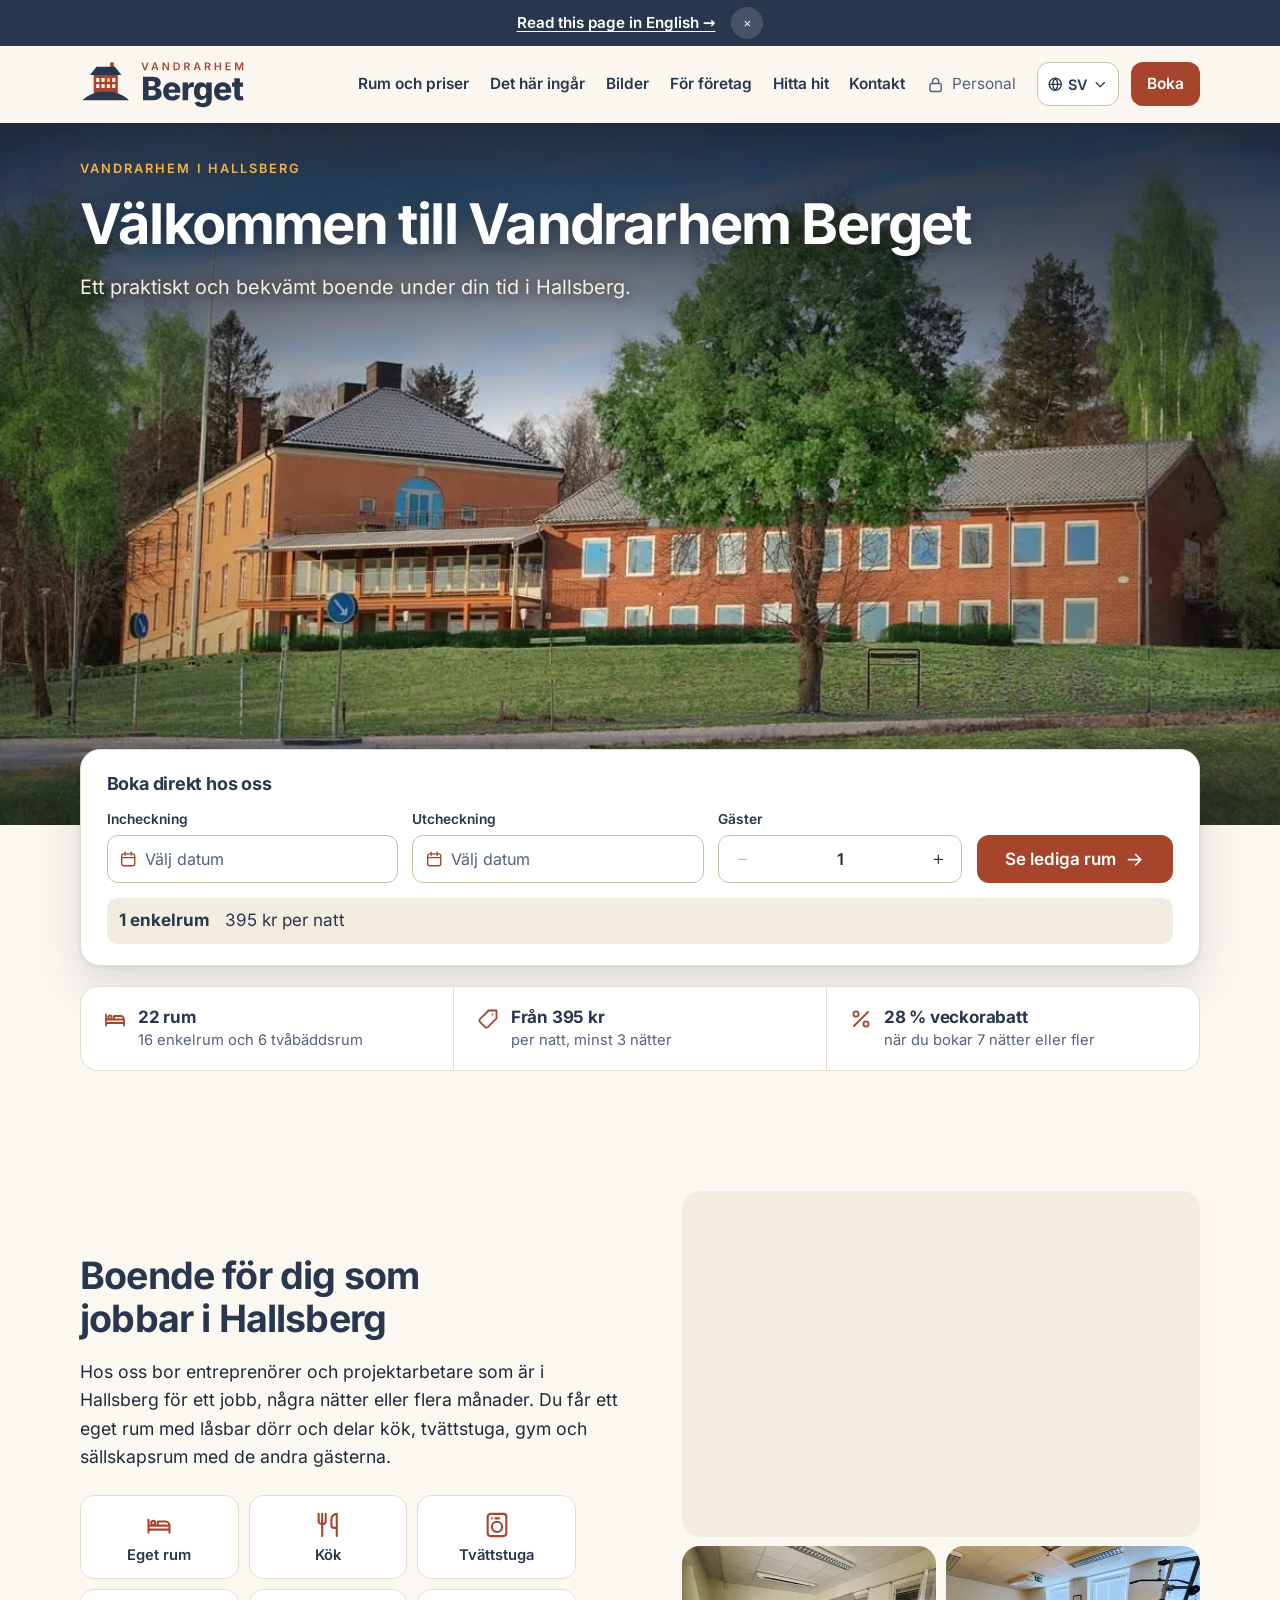
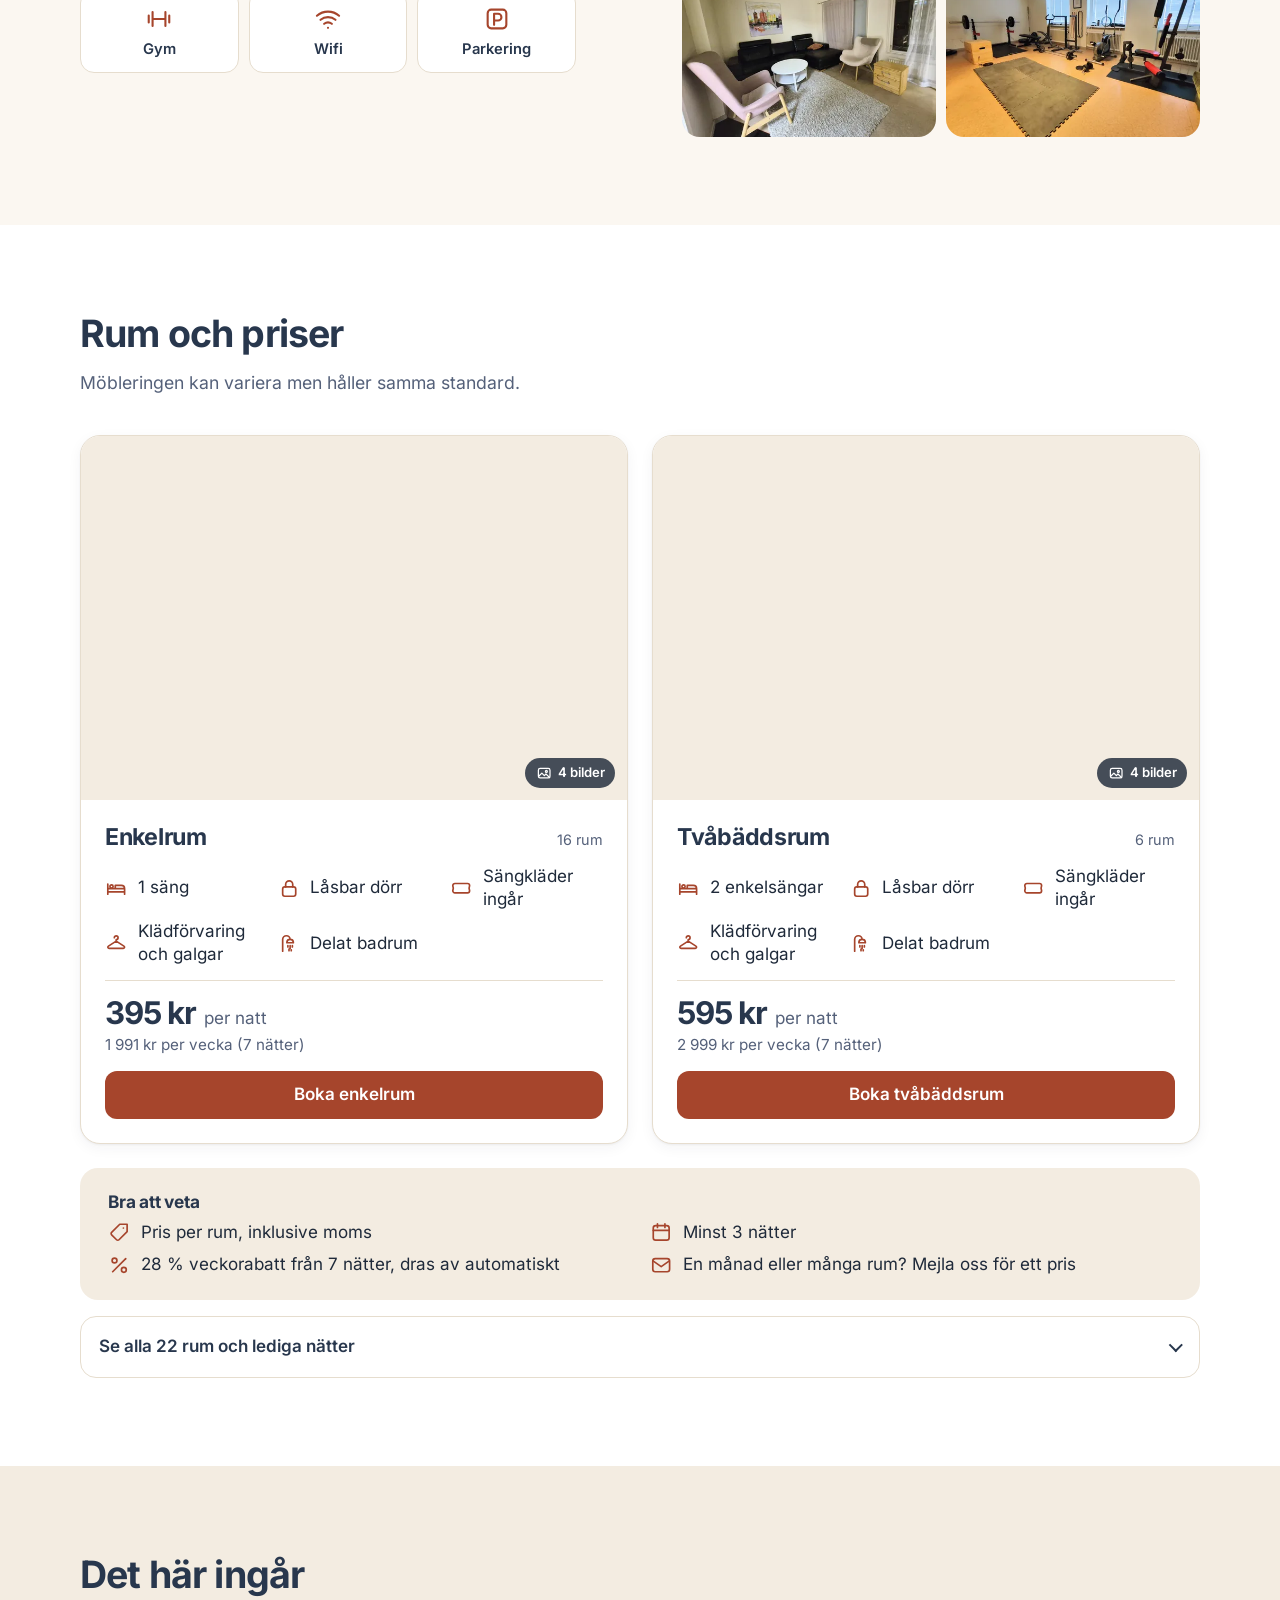
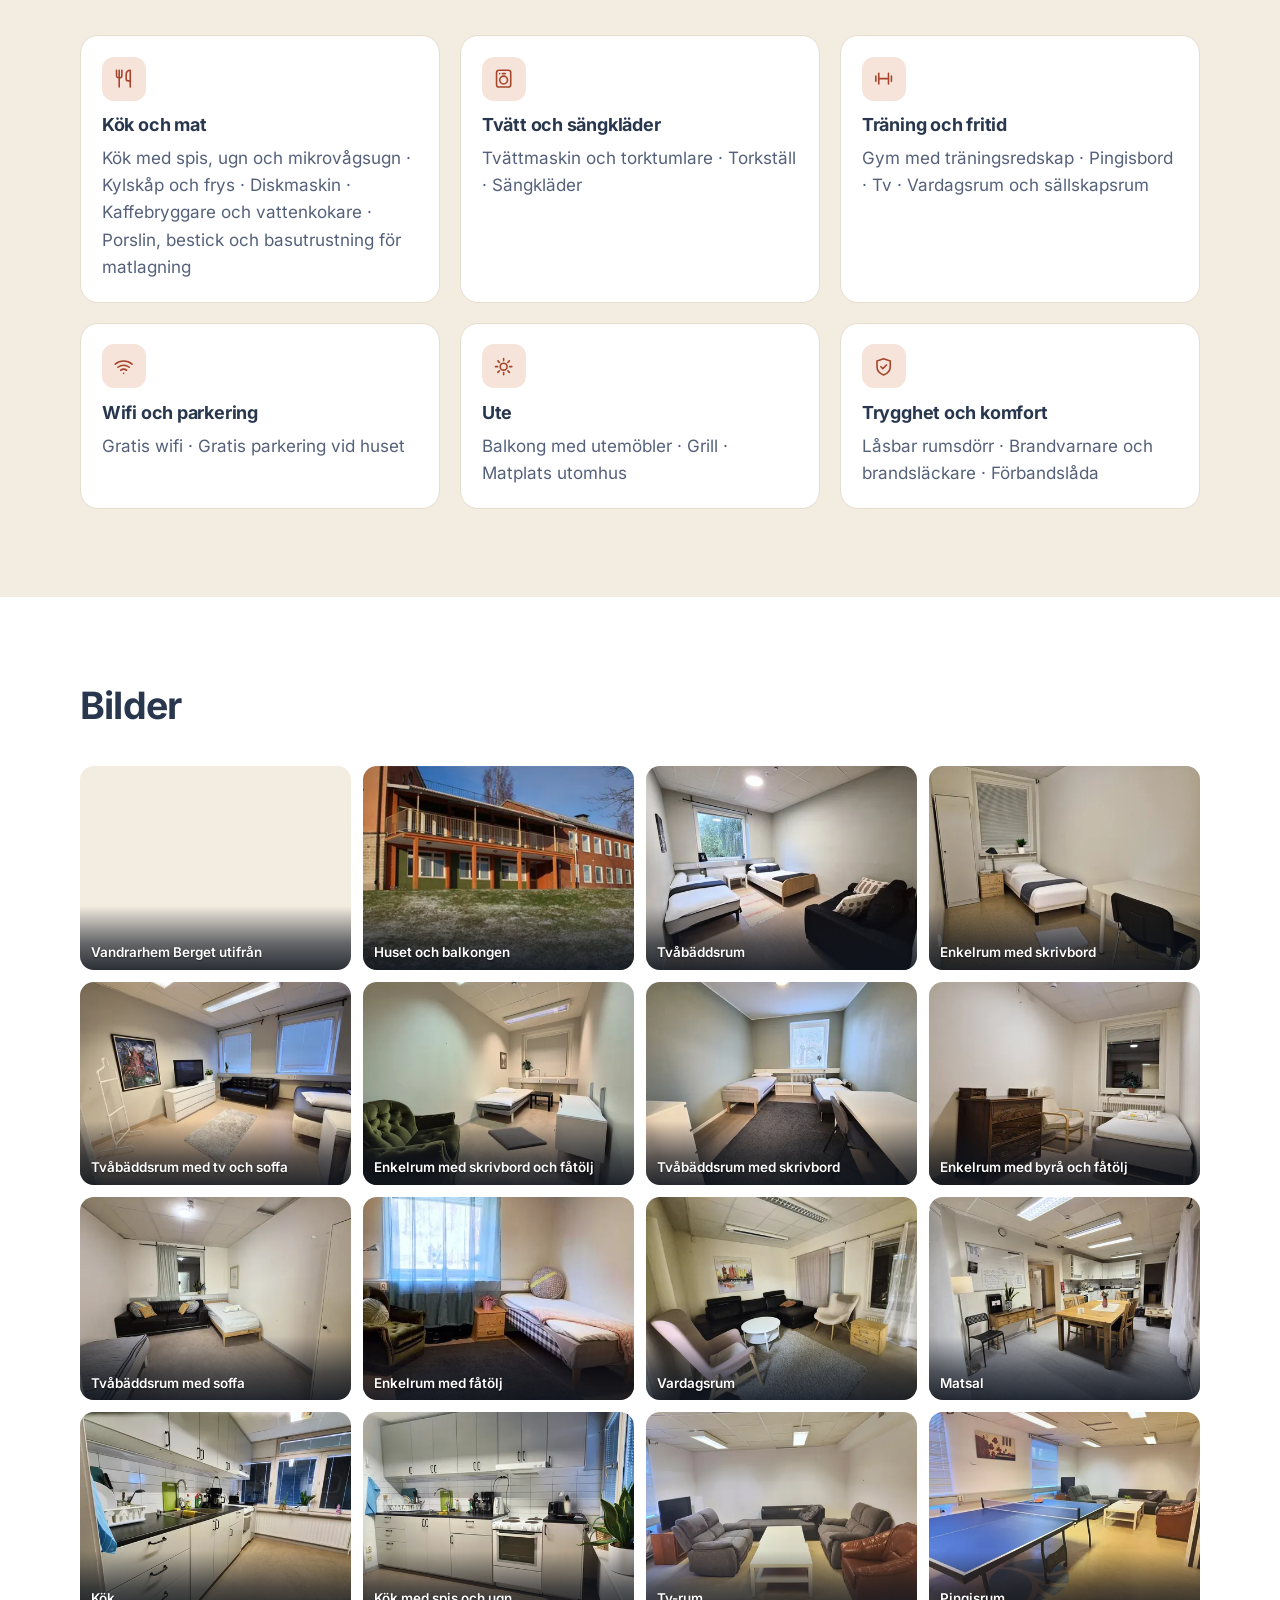
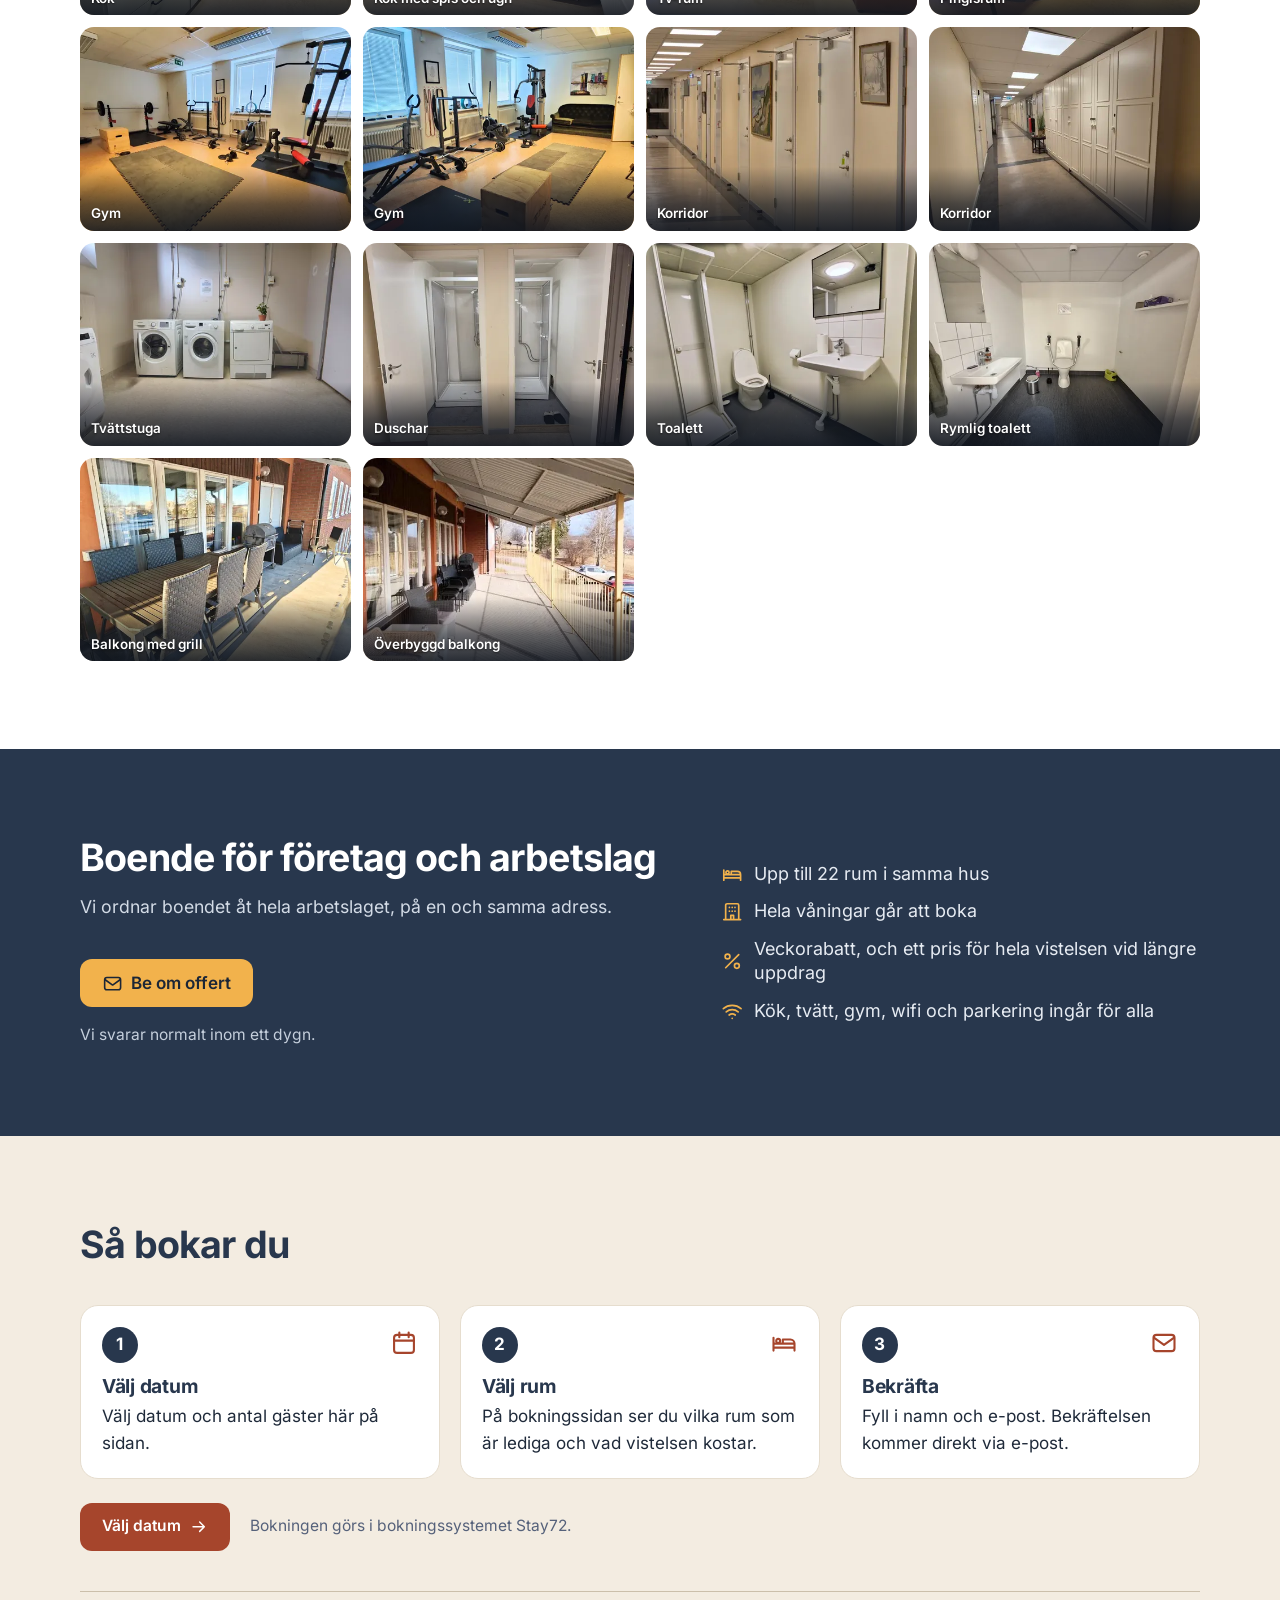
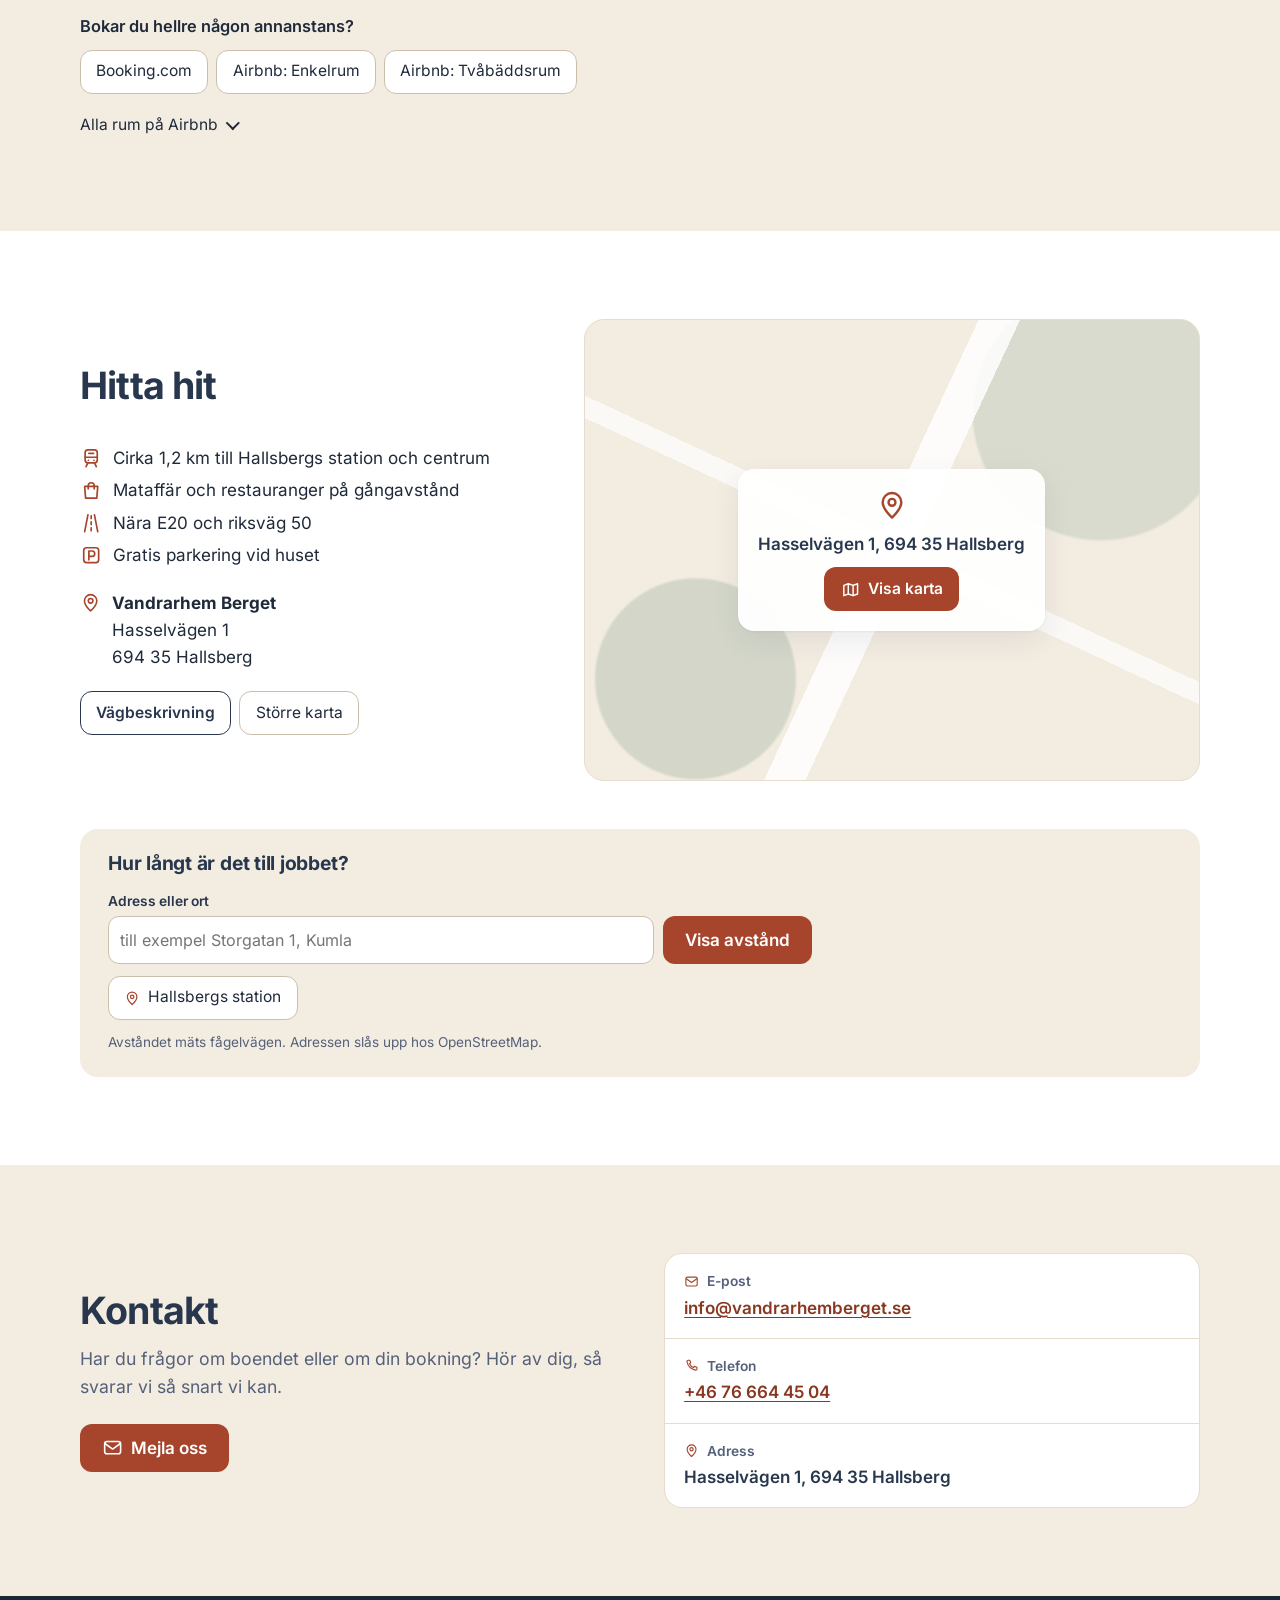
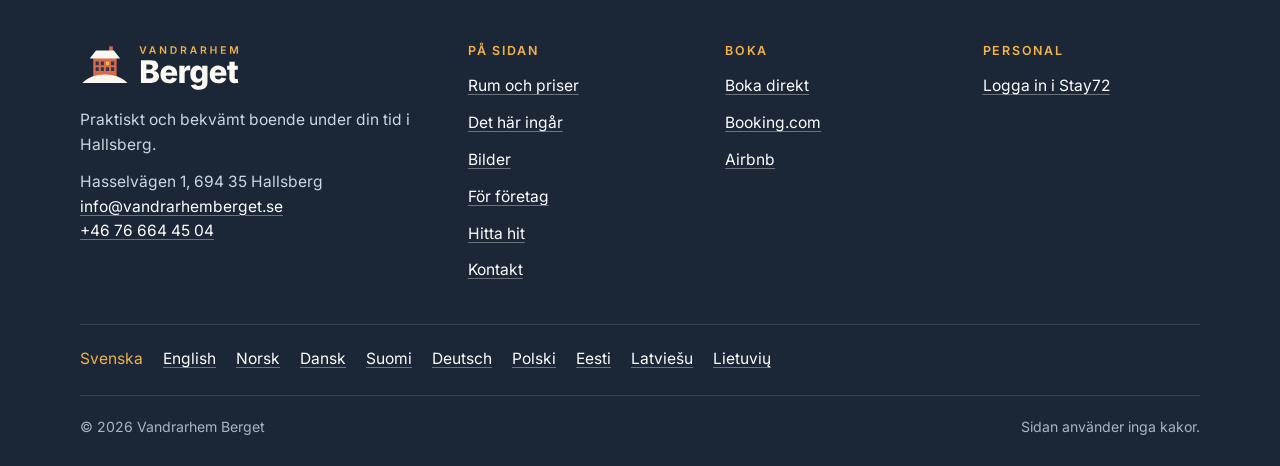
<file: index.html>
<!doctype html>
<html lang="sv">
<head>
<meta charset="utf-8">
<meta name="viewport" content="width=device-width, initial-scale=1">
<title>Vandrarhem Berget, Hallsberg – företagsboende från 395 kr per natt</title>
<meta name="description" content="Boende i Hallsberg för entreprenörer, projektarbetare och hela arbetslag. Enkelrum 395 kr och tvåbäddsrum 595 kr per natt. Wifi, kök, tvätt, gym och parkering ingår. Boka direkt.">
<link rel="canonical" href="https://vandrarhemberget.se/">
<link rel="alternate" hreflang="sv" href="https://vandrarhemberget.se/">
<link rel="alternate" hreflang="en" href="https://vandrarhemberget.se/en/">
<link rel="alternate" hreflang="nb" href="https://vandrarhemberget.se/nb/">
<link rel="alternate" hreflang="da" href="https://vandrarhemberget.se/da/">
<link rel="alternate" hreflang="fi" href="https://vandrarhemberget.se/fi/">
<link rel="alternate" hreflang="de" href="https://vandrarhemberget.se/de/">
<link rel="alternate" hreflang="pl" href="https://vandrarhemberget.se/pl/">
<link rel="alternate" hreflang="et" href="https://vandrarhemberget.se/et/">
<link rel="alternate" hreflang="lv" href="https://vandrarhemberget.se/lv/">
<link rel="alternate" hreflang="lt" href="https://vandrarhemberget.se/lt/">
<link rel="alternate" hreflang="x-default" href="https://vandrarhemberget.se/en/">
<meta name="theme-color" content="#FBF7F1">
<meta name="format-detection" content="telephone=no">
<link rel="icon" href="favicon.ico" sizes="48x48">
<link rel="icon" href="assets/ikon.svg" type="image/svg+xml">
<link rel="apple-touch-icon" href="assets/ikon-180.png">
<link rel="manifest" href="site.webmanifest">
<link rel="preload" href="assets/typsnitt/inter-latin-400.woff2" as="font" type="font/woff2" crossorigin>
<link rel="preload" href="assets/typsnitt/inter-latin-700.woff2" as="font" type="font/woff2" crossorigin>
<link rel="stylesheet" href="assets/stil.4bacdb4d.css">
<meta property="og:type" content="website">
<meta property="og:site_name" content="Vandrarhem Berget">
<meta property="og:title" content="Vandrarhem Berget, Hallsberg – företagsboende från 395 kr per natt">
<meta property="og:description" content="Boende i Hallsberg för entreprenörer, projektarbetare och hela arbetslag. Enkelrum 395 kr och tvåbäddsrum 595 kr per natt. Wifi, kök, tvätt, gym och parkering ingår. Boka direkt.">
<meta property="og:locale" content="sv_SE">
<meta property="og:locale:alternate" content="en_GB">
<meta property="og:locale:alternate" content="nb_NO">
<meta property="og:locale:alternate" content="da_DK">
<meta property="og:locale:alternate" content="fi_FI">
<meta property="og:locale:alternate" content="de_DE">
<meta property="og:locale:alternate" content="pl_PL">
<meta property="og:locale:alternate" content="et_EE">
<meta property="og:locale:alternate" content="lv_LV">
<meta property="og:locale:alternate" content="lt_LT">
<meta property="og:url" content="https://vandrarhemberget.se/">
<meta property="og:image" content="https://vandrarhemberget.se/bilder/utsida-huset-1180.jpg?v=1707d518">
<meta property="og:image:width" content="1180">
<meta property="og:image:height" content="651">
<meta property="og:image:alt" content="Vandrarhem Berget sett utifrån">
<meta name="twitter:card" content="summary_large_image">
<script type="application/ld+json">{"@context":"https://schema.org","@type":"Hostel","name":"Vandrarhem Berget","description":"Boende i Hallsberg för entreprenörer, projektarbetare och hela arbetslag. Enkelrum 395 kr och tvåbäddsrum 595 kr per natt. Wifi, kök, tvätt, gym och parkering ingår. Boka direkt.","inLanguage":"sv","@id":"https://vandrarhemberget.se/#vandrarhem","url":"https://vandrarhemberget.se/","image":["https://vandrarhemberget.se/bilder/utsida-huset-1180.jpg?v=1707d518","https://vandrarhemberget.se/bilder/utsida-huset-1180.jpg?v=1707d518","https://vandrarhemberget.se/bilder/utsida-balkongen-1220.jpg?v=98ddb11a","https://vandrarhemberget.se/bilder/tvabaddsrum-dagsljus-1600.jpg?v=fdbbbce8","https://vandrarhemberget.se/bilder/enkelrum-skrivbord-garderob-1600.jpg?v=13ac3ef3","https://vandrarhemberget.se/bilder/tvabaddsrum-tv-soffa-1600.jpg?v=26abb7e6","https://vandrarhemberget.se/bilder/enkelrum-skrivbord-fatolj-1600.jpg?v=654260d3","https://vandrarhemberget.se/bilder/tvabaddsrum-grona-vaggar-1600.jpg?v=19bbdcdc"],"logo":"https://vandrarhemberget.se/assets/ikon-512.png","address":{"@type":"PostalAddress","streetAddress":"Hasselvägen 1","postalCode":"694 35","addressLocality":"Hallsberg","addressRegion":"Örebro län","addressCountry":"SE"},"geo":{"@type":"GeoCoordinates","latitude":59.0683191,"longitude":15.0914269},"email":"info@vandrarhemberget.se","telephone":"+46 76 664 45 04","priceRange":"395–595 SEK","currenciesAccepted":"SEK","numberOfRooms":22,"audience":{"@type":"BusinessAudience","name":"Boende för företag och arbetslag"},"amenityFeature":[{"@type":"LocationFeatureSpecification","name":"Kök med spis, ugn och mikrovågsugn","value":true},{"@type":"LocationFeatureSpecification","name":"Kylskåp och frys","value":true},{"@type":"LocationFeatureSpecification","name":"Diskmaskin","value":true},{"@type":"LocationFeatureSpecification","name":"Kaffebryggare och vattenkokare","value":true},{"@type":"LocationFeatureSpecification","name":"Porslin, bestick och basutrustning för matlagning","value":true},{"@type":"LocationFeatureSpecification","name":"Tvättmaskin och torktumlare","value":true},{"@type":"LocationFeatureSpecification","name":"Torkställ","value":true},{"@type":"LocationFeatureSpecification","name":"Sängkläder","value":true},{"@type":"LocationFeatureSpecification","name":"Gym med träningsredskap","value":true},{"@type":"LocationFeatureSpecification","name":"Pingisbord","value":true},{"@type":"LocationFeatureSpecification","name":"Tv","value":true},{"@type":"LocationFeatureSpecification","name":"Vardagsrum och sällskapsrum","value":true},{"@type":"LocationFeatureSpecification","name":"Gratis wifi","value":true},{"@type":"LocationFeatureSpecification","name":"Gratis parkering vid huset","value":true},{"@type":"LocationFeatureSpecification","name":"Balkong med utemöbler","value":true},{"@type":"LocationFeatureSpecification","name":"Grill","value":true},{"@type":"LocationFeatureSpecification","name":"Matplats utomhus","value":true},{"@type":"LocationFeatureSpecification","name":"Låsbar rumsdörr","value":true},{"@type":"LocationFeatureSpecification","name":"Brandvarnare och brandsläckare","value":true},{"@type":"LocationFeatureSpecification","name":"Förbandslåda","value":true}],"containsPlace":[{"@type":"HotelRoom","name":"Enkelrum","description":"1 säng, Låsbar dörr, Sängkläder ingår, Klädförvaring och galgar, Delat badrum","occupancy":{"@type":"QuantitativeValue","maxValue":1,"unitCode":"C62"},"bed":{"@type":"BedDetails","typeOfBed":"Single","numberOfBeds":1}},{"@type":"HotelRoom","name":"Tvåbäddsrum","description":"2 enkelsängar, Låsbar dörr, Sängkläder ingår, Klädförvaring och galgar, Delat badrum","occupancy":{"@type":"QuantitativeValue","maxValue":2,"unitCode":"C62"},"bed":{"@type":"BedDetails","typeOfBed":"Single","numberOfBeds":2}}],"makesOffer":[{"@type":"Offer","name":"Enkelrum","url":"https://app.stay72.com/book/centralunity-holding-ab-1","availability":"https://schema.org/InStock","priceSpecification":{"@type":"UnitPriceSpecification","price":395,"priceCurrency":"SEK","unitCode":"DAY","valueAddedTaxIncluded":true},"eligibleDuration":{"@type":"QuantitativeValue","minValue":3,"unitCode":"DAY"}},{"@type":"Offer","name":"Tvåbäddsrum","url":"https://app.stay72.com/book/centralunity-holding-ab-1","availability":"https://schema.org/InStock","priceSpecification":{"@type":"UnitPriceSpecification","price":595,"priceCurrency":"SEK","unitCode":"DAY","valueAddedTaxIncluded":true},"eligibleDuration":{"@type":"QuantitativeValue","minValue":3,"unitCode":"DAY"}}],"potentialAction":{"@type":"ReserveAction","target":{"@type":"EntryPoint","urlTemplate":"https://app.stay72.com/book/centralunity-holding-ab-1","inLanguage":"sv"},"result":{"@type":"LodgingReservation","name":"Vandrarhem Berget"}},"sameAs":["https://www.booking.com/hotel/se/vandrarhem-berget.sv.html?lang=sv"]}</script>
<script type="application/json" id="sidinfo">{"sprak":"sv","talformat":"sv-SE","minNatter":3,"rabatt":28,"rabattFran":7,"rum":{"enkel":{"antal":16,"pris":395},"dubbel":{"antal":6,"pris":595}},"stay72":"https://app.stay72.com/book/centralunity-holding-ab-1","stay72Skript":"https://app.stay72.com/embed/stay72-booking.js","adress":"Hasselvägen 1, 694 35 Hallsberg","plats":{"lat":59.0683191,"lon":15.0914269},"station":{"lat":59.0671196,"lon":15.1107975},"andraSprak":[{"kod":"en","text":"Read this page in English","lank":"en/"},{"kod":"nb","text":"Les siden på norsk","lank":"nb/"},{"kod":"da","text":"Læs siden på dansk","lank":"da/"},{"kod":"fi","text":"Lue tämä sivu suomeksi","lank":"fi/"},{"kod":"de","text":"Diese Seite auf Deutsch lesen","lank":"de/"},{"kod":"pl","text":"Czytaj tę stronę po polsku","lank":"pl/"},{"kod":"et","text":"Loe seda lehte eesti keeles","lank":"et/"},{"kod":"lv","text":"Lasīt šo lapu latviski","lank":"lv/"},{"kod":"lt","text":"Skaityti šį puslapį lietuviškai","lank":"lt/"}],"t":{"valjIn":"Välj incheckning","valjUt":"Välj utcheckning","minst":"Minst 3 nätter","natter":"one:{n} natt|other:{n} nätter","antalEnkel":"one:{n} enkelrum|other:{n} enkelrum","antalDubbel":"one:{n} tvåbäddsrum|other:{n} tvåbäddsrum","perNatt":"{pris} kr per natt","vistelse":"{natter}: {pris} kr","vistelseRabatt":"{natter}: {pris} kr med veckorabatt","felDatum":"Välj både incheckning och utcheckning.","felMinst":"Minsta vistelse är 3 nätter. Välj en senare utcheckning.","raknare":"Bild {nr} av {antal}","allaTitel":"Alla rum och lediga nätter","stang":"Stäng","avstand":{"rubrik":"Hur långt är det till jobbet?","etikett":"Adress eller ort","exempel":"till exempel Storgatan 1, Kumla","knapp":"Visa avstånd","station":"Hallsbergs station","soker":"Söker …","resultat":"Cirka {avstand} fågelvägen till {plats}.","meter":"{n} meter","km":"{n} km","vag":"Visa resväg och restid","felHittas":"Vi hittade inte den adressen. Prova att lägga till orten, till exempel ”Storgatan 1, Kumla”.","felTeknik":"Det gick inte att slå upp adressen just nu. Resvägen går ändå att öppna.","not":"Avståndet mäts fågelvägen. Adressen slås upp hos OpenStreetMap."}}}</script>
<script src="assets/app.d2f055d1.js" defer></script>
</head>
<body>
<a class="hoppa" href="#innehall">Hoppa till innehållet</a>
<div class="sprakrad" data-sprakrad hidden></div>
<header class="topp" data-topp>
  <div class="ram topp__rad">
    <a class="logga" href="#topp" aria-label="Vandrarhem Berget, till sidans början"><svg class="logga__bild" aria-hidden="true" focusable="false" xmlns="http://www.w3.org/2000/svg" viewBox="0 0 206.95 61.65"><g transform="translate(0 -7)"><rect x="17" y="24" width="30" height="26" fill="#A6452C"/><rect x="37.5" y="10" width="4.6" height="7" fill="#A6452C"/><path d="M12.5 25.5 20.5 15.5h23l8 10z" fill="#28374D"/><rect x="20.1" y="29.4" width="4" height="4.8" rx=".5" fill="#FBF7F1"/><rect x="26.7" y="29.4" width="4" height="4.8" rx=".5" fill="#FBF7F1"/><rect x="33.3" y="29.4" width="4" height="4.8" rx=".5" fill="#F2B24C"/><rect x="39.9" y="29.4" width="4" height="4.8" rx=".5" fill="#FBF7F1"/><rect x="20.1" y="37" width="4" height="4.8" rx=".5" fill="#FBF7F1"/><rect x="26.7" y="37" width="4" height="4.8" rx=".5" fill="#FBF7F1"/><rect x="33.3" y="37" width="4" height="4.8" rx=".5" fill="#FBF7F1"/><rect x="39.9" y="37" width="4" height="4.8" rx=".5" fill="#FBF7F1"/><path d="M3 57C17 42.5 47 42.5 61 57z" fill="#28374D"/><path d="M79.77 19.67 76.32 10H78.22L79.94 15.02Q80.18 15.78 80.46 16.76Q80.73 17.74 81.06 18.98H80.7Q81.02 17.72 81.29 16.75Q81.56 15.78 81.79 15.02L83.45 10H85.35L81.96 19.67ZM88.63 19.67 92 10H94.2L97.65 19.67H95.75L94.03 14.65Q93.78 13.87 93.51 12.89Q93.23 11.9 92.9 10.65H93.27Q92.94 11.92 92.68 12.91Q92.42 13.89 92.18 14.65L90.52 19.67ZM90.59 17.27V15.88H95.68V17.27ZM102.58 19.67V10H104.54L107.88 15.33Q108.09 15.66 108.32 16.08Q108.55 16.5 108.81 17.01Q109.06 17.53 109.3 18.16H109.11Q109.06 17.61 109.03 17.04Q108.99 16.46 108.98 15.95Q108.96 15.43 108.96 15.07V10H110.72V19.67H108.75L105.74 14.87Q105.45 14.41 105.2 13.97Q104.95 13.52 104.65 12.95Q104.36 12.39 103.95 11.59H104.19Q104.23 12.3 104.27 12.93Q104.3 13.56 104.32 14.06Q104.34 14.56 104.34 14.87V19.67ZM119.57 19.67H117.13V18.17H119.49Q120.5 18.17 121.18 17.8Q121.86 17.42 122.2 16.68Q122.54 15.94 122.54 14.82Q122.54 13.72 122.2 12.98Q121.86 12.24 121.19 11.87Q120.53 11.5 119.53 11.5H117.08V10H119.64Q121.08 10 122.11 10.58Q123.14 11.16 123.69 12.24Q124.25 13.32 124.25 14.82Q124.25 16.33 123.69 17.42Q123.14 18.51 122.09 19.09Q121.04 19.67 119.57 19.67ZM118.04 10V19.67H116.3V10ZM129.53 19.67V10H133.15Q134.26 10 135.01 10.39Q135.77 10.78 136.16 11.48Q136.55 12.18 136.55 13.1Q136.55 14.02 136.16 14.7Q135.77 15.38 135 15.75Q134.24 16.12 133.12 16.12H130.54V14.69H132.89Q133.55 14.69 133.96 14.5Q134.38 14.32 134.58 13.96Q134.78 13.6 134.78 13.1Q134.78 12.58 134.58 12.21Q134.38 11.84 133.96 11.65Q133.54 11.46 132.88 11.46H131.27V19.67ZM134.97 19.67 132.62 15.28H134.52L136.91 19.67ZM141.19 19.67 144.56 10H146.76L150.21 19.67H148.31L146.59 14.65Q146.34 13.87 146.07 12.89Q145.79 11.9 145.46 10.65H145.83Q145.5 11.92 145.24 12.91Q144.98 13.89 144.74 14.65L143.08 19.67ZM143.16 17.27V15.88H148.25V17.27ZM155.14 19.67V10H158.75Q159.86 10 160.62 10.39Q161.38 10.78 161.77 11.48Q162.16 12.18 162.16 13.1Q162.16 14.02 161.77 14.7Q161.37 15.38 160.61 15.75Q159.84 16.12 158.73 16.12H156.15V14.69H158.5Q159.16 14.69 159.57 14.5Q159.99 14.32 160.19 13.96Q160.39 13.6 160.39 13.1Q160.39 12.58 160.19 12.21Q159.99 11.84 159.57 11.65Q159.15 11.46 158.49 11.46H156.87V19.67ZM160.58 19.67 158.23 15.28H160.12L162.52 19.67ZM167.44 19.67V10H169.18V14H173.67V10H175.4V19.67H173.67V15.46H169.18V19.67ZM180.99 19.67V10H187.27V11.46H182.72V14.07H186.93V15.51H182.72V18.21H187.29V19.67ZM192.67 19.67V10H195.28L197.11 14.99Q197.21 15.27 197.33 15.71Q197.45 16.14 197.57 16.65Q197.7 17.16 197.81 17.64Q197.93 18.12 198.01 18.49H197.66Q197.73 18.13 197.85 17.65Q197.96 17.18 198.09 16.67Q198.21 16.16 198.33 15.72Q198.45 15.28 198.54 14.99L200.36 10H202.97V19.67H201.25V14.79Q201.25 14.48 201.26 14.04Q201.26 13.6 201.27 13.09Q201.29 12.58 201.3 12.07Q201.31 11.55 201.31 11.09H201.44Q201.31 11.6 201.15 12.13Q201 12.67 200.85 13.17Q200.7 13.67 200.57 14.1Q200.44 14.52 200.34 14.79L198.56 19.67H197.09L195.28 14.79Q195.18 14.52 195.05 14.11Q194.91 13.69 194.76 13.19Q194.61 12.69 194.46 12.15Q194.3 11.61 194.15 11.09H194.3Q194.3 11.52 194.32 12.03Q194.33 12.54 194.34 13.05Q194.35 13.56 194.36 14.01Q194.37 14.47 194.37 14.79V19.67Z" fill="#A6452C"/><path d="M78.28 57V27.72H90.43Q93.69 27.72 95.91 28.66Q98.13 29.6 99.24 31.26Q100.35 32.92 100.35 35.15Q100.35 36.82 99.65 38.12Q98.96 39.43 97.73 40.28Q96.5 41.14 94.91 41.47V41.79Q96.66 41.85 98.16 42.72Q99.66 43.6 100.58 45.15Q101.49 46.7 101.49 48.82Q101.49 51.18 100.3 53.03Q99.11 54.88 96.85 55.94Q94.59 57 91.33 57ZM85.22 51.4H89.7Q92.04 51.4 93.15 50.5Q94.26 49.61 94.26 48.04Q94.26 46.9 93.73 46.05Q93.2 45.21 92.2 44.75Q91.21 44.28 89.84 44.28H85.22ZM85.22 39.78H89.25Q90.41 39.78 91.32 39.39Q92.23 39 92.75 38.26Q93.28 37.52 93.28 36.46Q93.28 34.99 92.21 34.12Q91.15 33.26 89.36 33.26H85.22ZM114.44 57.41Q111 57.41 108.51 56.05Q106.01 54.68 104.68 52.15Q103.36 49.61 103.36 46.09Q103.36 42.71 104.68 40.16Q106.01 37.6 108.45 36.18Q110.89 34.75 114.19 34.75Q116.51 34.75 118.44 35.48Q120.38 36.21 121.8 37.63Q123.23 39.06 124 41.14Q124.78 43.22 124.78 45.95V47.68H105.8V43.69H121.52L118.31 44.64Q118.31 43.11 117.85 42Q117.39 40.9 116.49 40.31Q115.58 39.72 114.25 39.72Q112.91 39.72 111.99 40.32Q111.06 40.92 110.58 41.99Q110.1 43.07 110.1 44.5V47.37Q110.1 49.06 110.66 50.19Q111.22 51.32 112.22 51.88Q113.22 52.44 114.56 52.44Q115.48 52.44 116.24 52.18Q117 51.93 117.54 51.42Q118.08 50.91 118.35 50.18L124.47 51.18Q123.92 53.07 122.57 54.47Q121.22 55.88 119.17 56.65Q117.12 57.41 114.44 57.41ZM127.57 57V35.03H134.23V39.04H134.47Q135.06 36.86 136.43 35.8Q137.79 34.75 139.6 34.75Q140.07 34.75 140.59 34.81Q141.11 34.87 141.55 34.99V40.96Q141.05 40.79 140.26 40.7Q139.46 40.61 138.83 40.61Q137.58 40.61 136.57 41.17Q135.57 41.73 135 42.71Q134.43 43.69 134.43 45.01V57ZM152.67 65.69Q149.8 65.69 147.66 64.96Q145.52 64.23 144.19 62.94Q142.86 61.64 142.47 59.93L148.42 58.71Q148.62 59.3 149.15 59.8Q149.68 60.3 150.55 60.61Q151.41 60.91 152.63 60.91Q154.73 60.91 155.86 59.97Q156.99 59.02 156.99 57.06V53.17H156.46Q156.07 54.15 155.29 54.96Q154.52 55.76 153.33 56.23Q152.14 56.71 150.51 56.71Q148.09 56.71 146.1 55.58Q144.1 54.45 142.9 52.08Q141.7 49.71 141.7 46.01Q141.7 42.16 142.94 39.67Q144.18 37.17 146.17 35.96Q148.17 34.75 150.49 34.75Q152.24 34.75 153.49 35.34Q154.73 35.93 155.55 36.87Q156.36 37.8 156.78 38.8H156.97V35.03H163.75V56.51Q163.75 59.54 162.35 61.58Q160.94 63.62 158.45 64.65Q155.95 65.69 152.67 65.69ZM152.85 51.67Q154.16 51.67 155.09 51.01Q156.01 50.34 156.5 49.05Q156.99 47.76 156.99 45.99Q156.99 44.19 156.5 42.87Q156.01 41.55 155.1 40.84Q154.18 40.12 152.85 40.12Q151.53 40.12 150.62 40.85Q149.7 41.59 149.23 42.91Q148.76 44.23 148.76 45.99Q148.76 47.76 149.23 49.04Q149.7 50.32 150.62 51Q151.53 51.67 152.85 51.67ZM177.71 57.41Q174.27 57.41 171.77 56.05Q169.28 54.68 167.95 52.15Q166.62 49.61 166.62 46.09Q166.62 42.71 167.95 40.16Q169.28 37.6 171.71 36.18Q174.15 34.75 177.45 34.75Q179.77 34.75 181.71 35.48Q183.64 36.21 185.07 37.63Q186.49 39.06 187.27 41.14Q188.05 43.22 188.05 45.95V47.68H169.06V43.69H184.78L181.58 44.64Q181.58 43.11 181.12 42Q180.66 40.9 179.75 40.31Q178.85 39.72 177.51 39.72Q176.18 39.72 175.25 40.32Q174.33 40.92 173.85 41.99Q173.37 43.07 173.37 44.5V47.37Q173.37 49.06 173.93 50.19Q174.49 51.32 175.49 51.88Q176.49 52.44 177.83 52.44Q178.75 52.44 179.51 52.18Q180.26 51.93 180.8 51.42Q181.34 50.91 181.62 50.18L187.73 51.18Q187.18 53.07 185.84 54.47Q184.49 55.88 182.44 56.65Q180.38 57.41 177.71 57.41ZM202.69 35.03V40.12H188.97V35.03ZM191.88 29.8H198.74V50.28Q198.74 51.14 199.15 51.57Q199.56 51.99 200.49 51.99Q200.84 51.99 201.48 51.91Q202.12 51.83 202.39 51.75L203.28 56.74Q202.12 57.08 201.04 57.2Q199.96 57.31 198.99 57.31Q195.5 57.31 193.69 55.67Q191.88 54.03 191.88 50.89Z" fill="#28374D"/></g></svg></a>
    <details class="sprakval" data-sprakval>
      <summary aria-label="Språk: Svenska"><svg class="ikon" viewBox="0 0 24 24" width="24" height="24" fill="none" stroke="currentColor" stroke-width="1.8" stroke-linecap="round" stroke-linejoin="round" aria-hidden="true" focusable="false"><circle cx="12" cy="12" r="8.8"/><path d="M3.2 12h17.6M12 3.2c2.4 2.5 3.7 5.4 3.7 8.8s-1.3 6.3-3.7 8.8c-2.4-2.5-3.7-5.4-3.7-8.8s1.3-6.3 3.7-8.8Z"/></svg><span>SV</span><svg class="ikon sprakval__pil" viewBox="0 0 24 24" width="24" height="24" fill="none" stroke="currentColor" stroke-width="1.8" stroke-linecap="round" stroke-linejoin="round" aria-hidden="true" focusable="false"><path d="m6 9.5 6 6 6-6"/></svg></summary>
      <ul>
        <li><a href="./" lang="sv" aria-current="true">Svenska</a></li>
        <li><a href="en/" lang="en" hreflang="en">English</a></li>
        <li><a href="nb/" lang="nb" hreflang="nb">Norsk</a></li>
        <li><a href="da/" lang="da" hreflang="da">Dansk</a></li>
        <li><a href="fi/" lang="fi" hreflang="fi">Suomi</a></li>
        <li><a href="de/" lang="de" hreflang="de">Deutsch</a></li>
        <li><a href="pl/" lang="pl" hreflang="pl">Polski</a></li>
        <li><a href="et/" lang="et" hreflang="et">Eesti</a></li>
        <li><a href="lv/" lang="lv" hreflang="lv">Latviešu</a></li>
        <li><a href="lt/" lang="lt" hreflang="lt">Lietuvių</a></li>
      </ul>
    </details>
    <a class="knapp knapp--primar knapp--liten topp__boka" href="#boka">Boka</a>
    <button class="menyknapp" type="button" aria-expanded="false" aria-controls="meny" data-menyknapp>
      <span class="dold">Meny</span><svg class="ikon menyknapp__oppna" viewBox="0 0 24 24" width="24" height="24" fill="none" stroke="currentColor" stroke-width="1.8" stroke-linecap="round" stroke-linejoin="round" aria-hidden="true" focusable="false"><path d="M4 7h16M4 12h16M4 17h16"/></svg><svg class="ikon menyknapp__stang" viewBox="0 0 24 24" width="24" height="24" fill="none" stroke="currentColor" stroke-width="1.8" stroke-linecap="round" stroke-linejoin="round" aria-hidden="true" focusable="false"><path d="m6 6 12 12M18 6 6 18"/></svg>
    </button>
    <nav class="meny" id="meny" aria-label="Meny" data-meny>
      <ul>
        <li><a href="#rum">Rum och priser</a></li>
        <li><a href="#ingar">Det här ingår</a></li>
        <li><a href="#bilder">Bilder</a></li>
        <li><a href="#foretag">För företag</a></li>
        <li><a href="#hitta-hit">Hitta hit</a></li>
        <li><a href="#kontakt">Kontakt</a></li>
        <li><a class="meny__personal" href="https://app.stay72.com/login" rel="nofollow" title="Inloggning för personal, i Stay72"><svg class="ikon" viewBox="0 0 24 24" width="24" height="24" fill="none" stroke="currentColor" stroke-width="1.8" stroke-linecap="round" stroke-linejoin="round" aria-hidden="true" focusable="false"><rect x="5" y="10.6" width="14" height="10" rx="2.3"/><path d="M8.2 10.6V8a3.8 3.8 0 0 1 7.6 0v2.6"/></svg>Personal</a></li>
      </ul>
    </nav>
  </div>
</header>
<main id="innehall">
<section class="start start--foto" id="topp" style="--fokus-smal: 70% 42%; --fokus-bred: 50% 40%">
  <div class="start__fond"><picture><source type="image/webp" srcset="bilder/utsida-huset-480.webp?v=1707d518 480w, bilder/utsida-huset-800.webp?v=1707d518 800w, bilder/utsida-huset-1180.webp?v=1707d518 1180w" sizes="100vw"><img src="bilder/utsida-huset-800.jpg?v=1707d518" alt="Vandrarhem Berget sett utifrån" width="1180" height="651" fetchpriority="high" decoding="async"></picture></div>
  <div class="ram start__inre">
    <p class="overrubrik">Vandrarhem i Hallsberg</p>
    <h1>Välkommen till Vandrarhem Berget</h1>
    <p class="ingress">Ett praktiskt och bekvämt boende under din tid i Hallsberg.</p>
  </div>
</section>

<div class="ram bokningsrad">
  <form class="bokning" id="boka" action="https://app.stay72.com/book/centralunity-holding-ab-1" method="get" data-bokning>
    <h2 class="bokning__rubrik">Boka direkt hos oss</h2>
    <div class="bokning__rutnat">
      <div class="bokning__datum" data-datum>
        <div class="falt" data-datum-reserv>
          <label for="incheckning">Incheckning</label>
          <input type="date" id="incheckning" name="check_in_date" required>
        </div>
        <div class="falt" data-datum-reserv>
          <label for="utcheckning">Utcheckning</label>
          <input type="date" id="utcheckning" name="check_out_date" required>
        </div>
        <div class="datumval" data-datumval hidden>
          <div class="falt">
            <span class="falt__etikett" id="datum-in-etikett">Incheckning</span>
            <button class="datumknapp ar-tom" type="button" data-datum-knapp="start" aria-labelledby="datum-in-etikett datum-in-varde" aria-haspopup="dialog" aria-expanded="false" aria-controls="kalender"><svg class="ikon" viewBox="0 0 24 24" width="24" height="24" fill="none" stroke="currentColor" stroke-width="1.8" stroke-linecap="round" stroke-linejoin="round" aria-hidden="true" focusable="false"><rect x="3.5" y="5" width="17" height="15.5" rx="2.6"/><path d="M3.5 10h17M8 3v4M16 3v4"/></svg><span id="datum-in-varde" data-datum-varde>Välj datum</span></button>
          </div>
          <div class="falt">
            <span class="falt__etikett" id="datum-ut-etikett">Utcheckning</span>
            <button class="datumknapp ar-tom" type="button" data-datum-knapp="slut" aria-labelledby="datum-ut-etikett datum-ut-varde" aria-haspopup="dialog" aria-expanded="false" aria-controls="kalender"><svg class="ikon" viewBox="0 0 24 24" width="24" height="24" fill="none" stroke="currentColor" stroke-width="1.8" stroke-linecap="round" stroke-linejoin="round" aria-hidden="true" focusable="false"><rect x="3.5" y="5" width="17" height="15.5" rx="2.6"/><path d="M3.5 10h17M8 3v4M16 3v4"/></svg><span id="datum-ut-varde" data-datum-varde>Välj datum</span></button>
          </div>
        </div>
        <div class="kalender" id="kalender" role="dialog" aria-label="Välj datum" data-kalender hidden>
          <div class="kalender__topp">
            <button class="kalender__nav" type="button" data-kal-forra aria-label="Föregående månad"><svg class="ikon" viewBox="0 0 24 24" width="24" height="24" fill="none" stroke="currentColor" stroke-width="1.8" stroke-linecap="round" stroke-linejoin="round" aria-hidden="true" focusable="false"><path d="m14.5 5.5-6.5 6.5 6.5 6.5"/></svg></button>
            <button class="kalender__nav" type="button" data-kal-nasta aria-label="Nästa månad"><svg class="ikon" viewBox="0 0 24 24" width="24" height="24" fill="none" stroke="currentColor" stroke-width="1.8" stroke-linecap="round" stroke-linejoin="round" aria-hidden="true" focusable="false"><path d="m9.5 5.5 6.5 6.5-6.5 6.5"/></svg></button>
          </div>
          <div class="kalender__manader" data-kal-manader></div>
          <div class="kalender__fot">
            <p class="kalender__tips" data-kal-tips aria-live="polite"></p>
            <button class="knapp knapp--tyst knapp--liten" type="button" data-kal-rensa>Rensa</button>
            <button class="knapp knapp--primar knapp--liten" type="button" data-kal-klar>Klar</button>
          </div>
        </div>
      </div>
      <div class="falt falt--gaster">
        <label for="gaster">Gäster</label>
        <div class="stegare">
          <button class="stegare__knapp" type="button" data-gaster-steg="-1" aria-label="Färre gäster" hidden><svg class="ikon" viewBox="0 0 24 24" width="24" height="24" fill="none" stroke="currentColor" stroke-width="1.8" stroke-linecap="round" stroke-linejoin="round" aria-hidden="true" focusable="false"><path d="M6 12h12"/></svg></button>
          <input type="number" id="gaster" name="guests" value="1" min="1" max="500" step="1" inputmode="numeric" required>
          <button class="stegare__knapp" type="button" data-gaster-steg="1" aria-label="Fler gäster" hidden><svg class="ikon" viewBox="0 0 24 24" width="24" height="24" fill="none" stroke="currentColor" stroke-width="1.8" stroke-linecap="round" stroke-linejoin="round" aria-hidden="true" focusable="false"><path d="M12 6v12M6 12h12"/></svg></button>
        </div>
      </div>
      <div class="bokning__svar" data-bokning-svar hidden>
        <p class="bokning__fel" data-bokning-fel role="alert" hidden></p>
        <p class="forslag__rad" data-forslag-ett><strong data-forslag-rum></strong><span data-forslag-pris></span></p>
        <fieldset class="forslag__val" data-forslag-val hidden>
          <legend>Förslag på rum</legend>
          <label class="val" data-forslag-id="dela">
            <input type="radio" name="rumsval" value="dela" form="rumsval-utanfor" checked>
            <span class="val__namn">Dela rum</span>
            <span class="val__rum" data-forslag-rum></span>
            <span class="val__pris" data-forslag-pris></span>
          </label>
          <label class="val" data-forslag-id="eget">
            <input type="radio" name="rumsval" value="eget" form="rumsval-utanfor">
            <span class="val__namn">Eget rum var</span>
            <span class="val__rum" data-forslag-rum></span>
            <span class="val__pris" data-forslag-pris></span>
          </label>
        </fieldset>
        <p class="forslag__stort" data-forslag-stort hidden>Vandrarhemmet har 28 sängar. Vi har också hus och lägenheter i området. Skicka en förfrågan, så tar vi fram ett förslag för hela sällskapet.</p>
        <p class="forslag__not" data-forslag-flera hidden>Du bokar ett rum i taget på bokningssidan. <a href="https://app.stay72.com/book/centralunity-holding-ab-1" data-forslag-offert hidden>Be om offert för alla rum</a></p>
        <p class="forslag__not" data-forslag-offertnot hidden>På bokningssidan trycker du på ”Skicka en förfrågan”. Datum och antal personer är redan ifyllda.</p>
        <p class="dold" data-forslag-las aria-live="polite"></p>
      </div>
      <button class="knapp knapp--primar bokning__knapp" type="submit"><span data-bokning-knapptext data-offert="Be om offert">Se lediga rum</span><svg class="ikon" viewBox="0 0 24 24" width="24" height="24" fill="none" stroke="currentColor" stroke-width="1.8" stroke-linecap="round" stroke-linejoin="round" aria-hidden="true" focusable="false"><path d="M5 12h14M13.2 6.2 19 12l-5.8 5.8"/></svg></button>
    </div>
  </form>
  <form id="rumsval-utanfor" hidden></form>

  <ul class="fakta">
    <li><svg class="ikon" viewBox="0 0 24 24" width="24" height="24" fill="none" stroke="currentColor" stroke-width="1.8" stroke-linecap="round" stroke-linejoin="round" aria-hidden="true" focusable="false"><path d="M3 18.5v-11M3 12.5h18v6M21 12.5a3.5 3.5 0 0 0-3.5-3.5H11v3.5M3 16h18"/><circle cx="7" cy="10.2" r="1.7"/></svg><div><strong>22 rum</strong><span>16 enkelrum och 6 tvåbäddsrum</span></div></li>
    <li><svg class="ikon" viewBox="0 0 24 24" width="24" height="24" fill="none" stroke="currentColor" stroke-width="1.8" stroke-linecap="round" stroke-linejoin="round" aria-hidden="true" focusable="false"><path d="M12.6 3.5h7.9v7.9l-8.7 8.7a1.8 1.8 0 0 1-2.6 0l-5.3-5.3a1.8 1.8 0 0 1 0-2.6l8.7-8.7Z"/><path d="M16.5 7.5h.01"/></svg><div><strong>Från 395 kr</strong><span>per natt, minst 3 nätter</span></div></li>
    <li><svg class="ikon" viewBox="0 0 24 24" width="24" height="24" fill="none" stroke="currentColor" stroke-width="1.8" stroke-linecap="round" stroke-linejoin="round" aria-hidden="true" focusable="false"><path d="M19 5 5 19"/><circle cx="7" cy="7" r="2.6"/><circle cx="17" cy="17" r="2.6"/></svg><div><strong>28 % veckorabatt</strong><span>när du bokar 7 nätter eller fler</span></div></li>
  </ul>
</div>
<section class="avsnitt" id="valkommen">
  <div class="ram valkommen">
    <div>
      <div class="avsnitt__huvud">
        <h2>Boende för dig som jobbar i Hallsberg</h2>
      </div>
      <p class="valkommen__stycke">Hos oss bor entreprenörer och projektarbetare som är i Hallsberg för ett jobb, några nätter eller flera månader. Du får ett eget rum med låsbar dörr och delar kök, tvättstuga, gym och sällskapsrum med de andra gästerna.</p>
      <ul class="snabbfakta">
        <li><svg class="ikon" viewBox="0 0 24 24" width="24" height="24" fill="none" stroke="currentColor" stroke-width="1.8" stroke-linecap="round" stroke-linejoin="round" aria-hidden="true" focusable="false"><path d="M3 18.5v-11M3 12.5h18v6M21 12.5a3.5 3.5 0 0 0-3.5-3.5H11v3.5M3 16h18"/><circle cx="7" cy="10.2" r="1.7"/></svg><span>Eget rum</span></li>
        <li><svg class="ikon" viewBox="0 0 24 24" width="24" height="24" fill="none" stroke="currentColor" stroke-width="1.8" stroke-linecap="round" stroke-linejoin="round" aria-hidden="true" focusable="false"><path d="M4 2.5v6.2a2.3 2.3 0 0 0 2.3 2.3h1.4A2.3 2.3 0 0 0 10 8.7V2.5M7 2.5v19M19.5 14.5V2.5a4.6 4.6 0 0 0-4.6 4.6v5.2a2.2 2.2 0 0 0 2.2 2.2h2.4Zm0 0v7"/></svg><span>Kök</span></li>
        <li><svg class="ikon" viewBox="0 0 24 24" width="24" height="24" fill="none" stroke="currentColor" stroke-width="1.8" stroke-linecap="round" stroke-linejoin="round" aria-hidden="true" focusable="false"><rect x="4" y="2.5" width="16" height="19" rx="2.6"/><circle cx="12" cy="13.6" r="4.4"/><path d="M7.6 6.3h.01M10.6 6.3h3.2"/></svg><span>Tvättstuga</span></li>
        <li><svg class="ikon" viewBox="0 0 24 24" width="24" height="24" fill="none" stroke="currentColor" stroke-width="1.8" stroke-linecap="round" stroke-linejoin="round" aria-hidden="true" focusable="false"><path d="M6.5 6v12M17.5 6v12M3.2 9v6M20.8 9v6M6.5 12h11"/></svg><span>Gym</span></li>
        <li><svg class="ikon" viewBox="0 0 24 24" width="24" height="24" fill="none" stroke="currentColor" stroke-width="1.8" stroke-linecap="round" stroke-linejoin="round" aria-hidden="true" focusable="false"><path d="M2.5 9.2a14.6 14.6 0 0 1 19 0M5.6 12.7a10 10 0 0 1 12.8 0M8.7 16.1a5.4 5.4 0 0 1 6.6 0M12 19.6h.01"/></svg><span>Wifi</span></li>
        <li><svg class="ikon" viewBox="0 0 24 24" width="24" height="24" fill="none" stroke="currentColor" stroke-width="1.8" stroke-linecap="round" stroke-linejoin="round" aria-hidden="true" focusable="false"><rect x="4" y="4" width="16" height="16" rx="3"/><path d="M9.5 17V7.5h3.4a2.9 2.9 0 0 1 0 5.8H9.5"/></svg><span>Parkering</span></li>
      </ul>
    </div>
    <div class="mosaik" role="group" aria-label="Bilder från vandrarhemmet">
      <a class="mosaik__bild mosaik__bild--stor" href="bilder/tvabaddsrum-dagsljus-1600.jpg?v=fdbbbce8" data-visa-bild="tvabaddsrum-dagsljus" aria-label="Visa bilden större: Tvåbäddsrum"><picture><source type="image/webp" srcset="bilder/tvabaddsrum-dagsljus-480.webp?v=fdbbbce8 480w, bilder/tvabaddsrum-dagsljus-800.webp?v=fdbbbce8 800w, bilder/tvabaddsrum-dagsljus-1200.webp?v=fdbbbce8 1200w, bilder/tvabaddsrum-dagsljus-1600.webp?v=fdbbbce8 1600w" sizes="(min-width: 1180px) 530px, (min-width: 960px) 46vw, calc(100vw - 2rem)"><img src="bilder/tvabaddsrum-dagsljus-800.jpg?v=fdbbbce8" alt="Tvåbäddsrum med två sängar, soffa och fönster mot grönska" width="2400" height="1800" loading="lazy" decoding="async"></picture></a>
      <a class="mosaik__bild " href="bilder/vardagsrum-1600.jpg?v=ddfcaece" data-visa-bild="vardagsrum" aria-label="Visa bilden större: Vardagsrum"><picture><source type="image/webp" srcset="bilder/vardagsrum-480.webp?v=ddfcaece 480w, bilder/vardagsrum-800.webp?v=ddfcaece 800w, bilder/vardagsrum-1200.webp?v=ddfcaece 1200w, bilder/vardagsrum-1600.webp?v=ddfcaece 1600w" sizes="(min-width: 1180px) 260px, (min-width: 960px) 23vw, 50vw"><img src="bilder/vardagsrum-800.jpg?v=ddfcaece" alt="Vardagsrum med soffa, fåtöljer och runt soffbord" width="2400" height="1800" loading="lazy" decoding="async"></picture></a>
      <a class="mosaik__bild " href="bilder/gym-1600.jpg?v=585a31df" data-visa-bild="gym" aria-label="Visa bilden större: Gym"><picture><source type="image/webp" srcset="bilder/gym-480.webp?v=585a31df 480w, bilder/gym-800.webp?v=585a31df 800w, bilder/gym-1200.webp?v=585a31df 1200w, bilder/gym-1600.webp?v=585a31df 1600w" sizes="(min-width: 1180px) 260px, (min-width: 960px) 23vw, 50vw"><img src="bilder/gym-800.jpg?v=585a31df" alt="Gym med skivstång, bänk, crosstrainer och multigym" width="2400" height="1800" loading="lazy" decoding="async"></picture></a>
    </div>
  </div>
</section>
<section class="avsnitt avsnitt--vit" id="rum">
  <div class="ram">
    <div class="avsnitt__huvud">
      <h2>Rum och priser</h2>
      <p>Möbleringen kan variera men håller samma standard.</p>
    </div>
    <div class="rumslista">
      <article class="rumskort" id="enkelrum">
        <a class="rumskort__bild" href="bilder/enkelrum-skrivbord-garderob-1600.jpg?v=13ac3ef3" data-visa-bild="enkelrum-skrivbord-garderob" aria-label="Visa bilden större: Enkelrum">
          <picture><source type="image/webp" srcset="bilder/enkelrum-skrivbord-garderob-480.webp?v=13ac3ef3 480w, bilder/enkelrum-skrivbord-garderob-800.webp?v=13ac3ef3 800w, bilder/enkelrum-skrivbord-garderob-1200.webp?v=13ac3ef3 1200w, bilder/enkelrum-skrivbord-garderob-1600.webp?v=13ac3ef3 1600w" sizes="(min-width: 1180px) 545px, (min-width: 800px) 48vw, calc(100vw - 2rem)"><img src="bilder/enkelrum-skrivbord-garderob-800.jpg?v=13ac3ef3" alt="Enkelrum med säng, skrivbord, stol och garderob" width="2400" height="1800" loading="lazy" decoding="async"></picture>
          <span class="rumskort__antal"><svg class="ikon" viewBox="0 0 24 24" width="24" height="24" fill="none" stroke="currentColor" stroke-width="1.8" stroke-linecap="round" stroke-linejoin="round" aria-hidden="true" focusable="false"><rect x="3.5" y="5" width="17" height="14" rx="2.6"/><path d="m4 16.5 4.6-4.6 3.6 3.6 2.4-2.4 5.4 5.4"/><circle cx="15.2" cy="9.4" r="1.4"/></svg>4 bilder</span>
        </a>
        <div class="rumskort__text">
          <div class="rumskort__topp">
            <h3>Enkelrum</h3>
            <span class="rumskort__marke">16 rum</span>
          </div>
          <ul class="ikonlista ikonlista--tva">
            <li><svg class="ikon" viewBox="0 0 24 24" width="24" height="24" fill="none" stroke="currentColor" stroke-width="1.8" stroke-linecap="round" stroke-linejoin="round" aria-hidden="true" focusable="false"><path d="M3 18.5v-11M3 12.5h18v6M21 12.5a3.5 3.5 0 0 0-3.5-3.5H11v3.5M3 16h18"/><circle cx="7" cy="10.2" r="1.7"/></svg><span>1 säng</span></li>
            <li><svg class="ikon" viewBox="0 0 24 24" width="24" height="24" fill="none" stroke="currentColor" stroke-width="1.8" stroke-linecap="round" stroke-linejoin="round" aria-hidden="true" focusable="false"><rect x="5" y="10.6" width="14" height="10" rx="2.3"/><path d="M8.2 10.6V8a3.8 3.8 0 0 1 7.6 0v2.6"/></svg><span>Låsbar dörr</span></li>
            <li><svg class="ikon" viewBox="0 0 24 24" width="24" height="24" fill="none" stroke="currentColor" stroke-width="1.8" stroke-linecap="round" stroke-linejoin="round" aria-hidden="true" focusable="false"><path d="M5.2 7h13.6A2.2 2.2 0 0 1 21 9.2c0 1-.5 1.8-.5 2.8s.5 1.8.5 2.8a2.2 2.2 0 0 1-2.2 2.2H5.2A2.2 2.2 0 0 1 3 14.8c0-1 .5-1.8.5-2.8S3 10.2 3 9.2A2.2 2.2 0 0 1 5.2 7Z"/></svg><span>Sängkläder ingår</span></li>
            <li><svg class="ikon" viewBox="0 0 24 24" width="24" height="24" fill="none" stroke="currentColor" stroke-width="1.8" stroke-linecap="round" stroke-linejoin="round" aria-hidden="true" focusable="false"><path d="M10 6.2a2 2 0 1 1 2 2v1.6l8.3 5.3a1.3 1.3 0 0 1-.7 2.4H4.4a1.3 1.3 0 0 1-.7-2.4L12 9.8"/></svg><span>Klädförvaring och galgar</span></li>
            <li><svg class="ikon" viewBox="0 0 24 24" width="24" height="24" fill="none" stroke="currentColor" stroke-width="1.8" stroke-linecap="round" stroke-linejoin="round" aria-hidden="true" focusable="false"><path d="M5 20.5V8a4 4 0 0 1 8 0M9.5 11.5a3.5 3.5 0 0 1 7 0ZM10.6 14.6v1.4M13 14.6v3M15.4 14.6v1.4M11.8 18.4v1.6M14.2 19v1"/></svg><span>Delat badrum</span></li>
          </ul>
          <p class="pris">
            <span class="pris__belopp">395 kr</span>
            <span class="pris__per">per natt</span>
            <span class="pris__vecka">1 991 kr per vecka (7 nätter)</span>
          </p>
          <a class="knapp knapp--primar" href="#boka" data-boka-gaster="1">Boka enkelrum</a>
        </div>
      </article>
      <article class="rumskort" id="tvabaddsrum">
        <a class="rumskort__bild" href="bilder/tvabaddsrum-dagsljus-1600.jpg?v=fdbbbce8" data-visa-bild="tvabaddsrum-dagsljus" aria-label="Visa bilden större: Tvåbäddsrum">
          <picture><source type="image/webp" srcset="bilder/tvabaddsrum-dagsljus-480.webp?v=fdbbbce8 480w, bilder/tvabaddsrum-dagsljus-800.webp?v=fdbbbce8 800w, bilder/tvabaddsrum-dagsljus-1200.webp?v=fdbbbce8 1200w, bilder/tvabaddsrum-dagsljus-1600.webp?v=fdbbbce8 1600w" sizes="(min-width: 1180px) 545px, (min-width: 800px) 48vw, calc(100vw - 2rem)"><img src="bilder/tvabaddsrum-dagsljus-800.jpg?v=fdbbbce8" alt="Tvåbäddsrum med två sängar, soffa och fönster mot grönska" width="2400" height="1800" loading="lazy" decoding="async"></picture>
          <span class="rumskort__antal"><svg class="ikon" viewBox="0 0 24 24" width="24" height="24" fill="none" stroke="currentColor" stroke-width="1.8" stroke-linecap="round" stroke-linejoin="round" aria-hidden="true" focusable="false"><rect x="3.5" y="5" width="17" height="14" rx="2.6"/><path d="m4 16.5 4.6-4.6 3.6 3.6 2.4-2.4 5.4 5.4"/><circle cx="15.2" cy="9.4" r="1.4"/></svg>4 bilder</span>
        </a>
        <div class="rumskort__text">
          <div class="rumskort__topp">
            <h3>Tvåbäddsrum</h3>
            <span class="rumskort__marke">6 rum</span>
          </div>
          <ul class="ikonlista ikonlista--tva">
            <li><svg class="ikon" viewBox="0 0 24 24" width="24" height="24" fill="none" stroke="currentColor" stroke-width="1.8" stroke-linecap="round" stroke-linejoin="round" aria-hidden="true" focusable="false"><path d="M3 18.5v-11M3 12.5h18v6M21 12.5a3.5 3.5 0 0 0-3.5-3.5H11v3.5M3 16h18"/><circle cx="7" cy="10.2" r="1.7"/></svg><span>2 enkelsängar</span></li>
            <li><svg class="ikon" viewBox="0 0 24 24" width="24" height="24" fill="none" stroke="currentColor" stroke-width="1.8" stroke-linecap="round" stroke-linejoin="round" aria-hidden="true" focusable="false"><rect x="5" y="10.6" width="14" height="10" rx="2.3"/><path d="M8.2 10.6V8a3.8 3.8 0 0 1 7.6 0v2.6"/></svg><span>Låsbar dörr</span></li>
            <li><svg class="ikon" viewBox="0 0 24 24" width="24" height="24" fill="none" stroke="currentColor" stroke-width="1.8" stroke-linecap="round" stroke-linejoin="round" aria-hidden="true" focusable="false"><path d="M5.2 7h13.6A2.2 2.2 0 0 1 21 9.2c0 1-.5 1.8-.5 2.8s.5 1.8.5 2.8a2.2 2.2 0 0 1-2.2 2.2H5.2A2.2 2.2 0 0 1 3 14.8c0-1 .5-1.8.5-2.8S3 10.2 3 9.2A2.2 2.2 0 0 1 5.2 7Z"/></svg><span>Sängkläder ingår</span></li>
            <li><svg class="ikon" viewBox="0 0 24 24" width="24" height="24" fill="none" stroke="currentColor" stroke-width="1.8" stroke-linecap="round" stroke-linejoin="round" aria-hidden="true" focusable="false"><path d="M10 6.2a2 2 0 1 1 2 2v1.6l8.3 5.3a1.3 1.3 0 0 1-.7 2.4H4.4a1.3 1.3 0 0 1-.7-2.4L12 9.8"/></svg><span>Klädförvaring och galgar</span></li>
            <li><svg class="ikon" viewBox="0 0 24 24" width="24" height="24" fill="none" stroke="currentColor" stroke-width="1.8" stroke-linecap="round" stroke-linejoin="round" aria-hidden="true" focusable="false"><path d="M5 20.5V8a4 4 0 0 1 8 0M9.5 11.5a3.5 3.5 0 0 1 7 0ZM10.6 14.6v1.4M13 14.6v3M15.4 14.6v1.4M11.8 18.4v1.6M14.2 19v1"/></svg><span>Delat badrum</span></li>
          </ul>
          <p class="pris">
            <span class="pris__belopp">595 kr</span>
            <span class="pris__per">per natt</span>
            <span class="pris__vecka">2 999 kr per vecka (7 nätter)</span>
          </p>
          <a class="knapp knapp--primar" href="#boka" data-boka-gaster="2">Boka tvåbäddsrum</a>
        </div>
      </article>
    </div>

    <div class="villkor">
      <h3>Bra att veta</h3>
      <ul class="ikonlista villkor__lista">
        <li><svg class="ikon" viewBox="0 0 24 24" width="24" height="24" fill="none" stroke="currentColor" stroke-width="1.8" stroke-linecap="round" stroke-linejoin="round" aria-hidden="true" focusable="false"><path d="M12.6 3.5h7.9v7.9l-8.7 8.7a1.8 1.8 0 0 1-2.6 0l-5.3-5.3a1.8 1.8 0 0 1 0-2.6l8.7-8.7Z"/><path d="M16.5 7.5h.01"/></svg><span>Pris per rum, inklusive moms</span></li>
        <li><svg class="ikon" viewBox="0 0 24 24" width="24" height="24" fill="none" stroke="currentColor" stroke-width="1.8" stroke-linecap="round" stroke-linejoin="round" aria-hidden="true" focusable="false"><rect x="3.5" y="5" width="17" height="15.5" rx="2.6"/><path d="M3.5 10h17M8 3v4M16 3v4"/></svg><span>Minst 3 nätter</span></li>
        <li><svg class="ikon" viewBox="0 0 24 24" width="24" height="24" fill="none" stroke="currentColor" stroke-width="1.8" stroke-linecap="round" stroke-linejoin="round" aria-hidden="true" focusable="false"><path d="M19 5 5 19"/><circle cx="7" cy="7" r="2.6"/><circle cx="17" cy="17" r="2.6"/></svg><span>28 % veckorabatt från 7 nätter, dras av automatiskt</span></li>
        <li><svg class="ikon" viewBox="0 0 24 24" width="24" height="24" fill="none" stroke="currentColor" stroke-width="1.8" stroke-linecap="round" stroke-linejoin="round" aria-hidden="true" focusable="false"><rect x="3" y="5" width="18" height="14" rx="2.6"/><path d="m3.6 7.6 8.4 6 8.4-6"/></svg><span>En månad eller många rum? Mejla oss för ett pris</span></li>
      </ul>
    </div>

    <details class="utfall" data-alla-rum>
      <summary>Se alla 22 rum och lediga nätter</summary>
      <div class="utfall__inre">
        <p><a href="https://app.stay72.com/book/centralunity-holding-ab-1" target="_blank" rel="noopener">Öppna listan i en egen flik<span class="dold"> (öppnas i ny flik)</span></a></p>
        <div class="utfall__ram" data-alla-rum-plats></div>
      </div>
    </details>
  </div>
</section>
<section class="avsnitt avsnitt--sand" id="ingar">
  <div class="ram">
    <div class="avsnitt__huvud">
      <h2>Det här ingår</h2>
    </div>
    <div class="ingar">
      <section class="ingarkort">
        <span class="ingarkort__ikon"><svg class="ikon" viewBox="0 0 24 24" width="24" height="24" fill="none" stroke="currentColor" stroke-width="1.8" stroke-linecap="round" stroke-linejoin="round" aria-hidden="true" focusable="false"><path d="M4 2.5v6.2a2.3 2.3 0 0 0 2.3 2.3h1.4A2.3 2.3 0 0 0 10 8.7V2.5M7 2.5v19M19.5 14.5V2.5a4.6 4.6 0 0 0-4.6 4.6v5.2a2.2 2.2 0 0 0 2.2 2.2h2.4Zm0 0v7"/></svg></span>
        <h3>Kök och mat</h3>
        <p>Kök med spis, ugn och mikrovågsugn · Kylskåp och frys · Diskmaskin · Kaffebryggare och vattenkokare · Porslin, bestick och basutrustning för matlagning</p>
      </section>
      <section class="ingarkort">
        <span class="ingarkort__ikon"><svg class="ikon" viewBox="0 0 24 24" width="24" height="24" fill="none" stroke="currentColor" stroke-width="1.8" stroke-linecap="round" stroke-linejoin="round" aria-hidden="true" focusable="false"><rect x="4" y="2.5" width="16" height="19" rx="2.6"/><circle cx="12" cy="13.6" r="4.4"/><path d="M7.6 6.3h.01M10.6 6.3h3.2"/></svg></span>
        <h3>Tvätt och sängkläder</h3>
        <p>Tvättmaskin och torktumlare · Torkställ · Sängkläder</p>
      </section>
      <section class="ingarkort">
        <span class="ingarkort__ikon"><svg class="ikon" viewBox="0 0 24 24" width="24" height="24" fill="none" stroke="currentColor" stroke-width="1.8" stroke-linecap="round" stroke-linejoin="round" aria-hidden="true" focusable="false"><path d="M6.5 6v12M17.5 6v12M3.2 9v6M20.8 9v6M6.5 12h11"/></svg></span>
        <h3>Träning och fritid</h3>
        <p>Gym med träningsredskap · Pingisbord · Tv · Vardagsrum och sällskapsrum</p>
      </section>
      <section class="ingarkort">
        <span class="ingarkort__ikon"><svg class="ikon" viewBox="0 0 24 24" width="24" height="24" fill="none" stroke="currentColor" stroke-width="1.8" stroke-linecap="round" stroke-linejoin="round" aria-hidden="true" focusable="false"><path d="M2.5 9.2a14.6 14.6 0 0 1 19 0M5.6 12.7a10 10 0 0 1 12.8 0M8.7 16.1a5.4 5.4 0 0 1 6.6 0M12 19.6h.01"/></svg></span>
        <h3>Wifi och parkering</h3>
        <p>Gratis wifi · Gratis parkering vid huset</p>
      </section>
      <section class="ingarkort">
        <span class="ingarkort__ikon"><svg class="ikon" viewBox="0 0 24 24" width="24" height="24" fill="none" stroke="currentColor" stroke-width="1.8" stroke-linecap="round" stroke-linejoin="round" aria-hidden="true" focusable="false"><circle cx="12" cy="12" r="3.9"/><path d="M12 2.8v2.4M12 18.8v2.4M2.8 12h2.4M18.8 12h2.4M5.5 5.5l1.7 1.7M16.8 16.8l1.7 1.7M5.5 18.5l1.7-1.7M16.8 7.2l1.7-1.7"/></svg></span>
        <h3>Ute</h3>
        <p>Balkong med utemöbler · Grill · Matplats utomhus</p>
      </section>
      <section class="ingarkort">
        <span class="ingarkort__ikon"><svg class="ikon" viewBox="0 0 24 24" width="24" height="24" fill="none" stroke="currentColor" stroke-width="1.8" stroke-linecap="round" stroke-linejoin="round" aria-hidden="true" focusable="false"><path d="M12 21.4c4.6-1.7 7.5-4.7 7.5-9.6V5.6L12 3 4.5 5.6v6.2c0 4.9 2.9 7.9 7.5 9.6Z"/><path d="m8.9 12.1 2.2 2.2 4.1-4.2"/></svg></span>
        <h3>Trygghet och komfort</h3>
        <p>Låsbar rumsdörr · Brandvarnare och brandsläckare · Förbandslåda</p>
      </section>
    </div>
  </div>
</section>
<section class="avsnitt avsnitt--vit" id="bilder">
  <div class="ram">
    <div class="avsnitt__huvud">
      <h2>Bilder</h2>
    </div>
    <ul class="galleri">
      <li><a href="bilder/utsida-huset-1180.jpg?v=1707d518" data-bild="utsida-huset" data-full="bilder/utsida-huset-1180.webp?v=1707d518" data-text="Vandrarhem Berget utifrån"><picture><source type="image/webp" srcset="bilder/utsida-huset-480.webp?v=1707d518 480w, bilder/utsida-huset-800.webp?v=1707d518 800w, bilder/utsida-huset-1180.webp?v=1707d518 1180w" sizes="(min-width: 1180px) 270px, (min-width: 980px) 24vw, (min-width: 640px) 32vw, 48vw"><img src="bilder/utsida-huset-800.jpg?v=1707d518" alt="Vandrarhem Berget på sin kulle: ett långt tegelhus i två våningar och ett putsat hus med veranda, med ett stort träd framför" width="1180" height="651" loading="lazy" decoding="async"></picture><span class="galleri__text">Vandrarhem Berget utifrån</span></a></li>
      <li><a href="bilder/utsida-balkongen-1220.jpg?v=98ddb11a" data-bild="utsida-balkongen" data-full="bilder/utsida-balkongen-1220.webp?v=98ddb11a" data-text="Huset och balkongen"><picture><source type="image/webp" srcset="bilder/utsida-balkongen-480.webp?v=98ddb11a 480w, bilder/utsida-balkongen-800.webp?v=98ddb11a 800w, bilder/utsida-balkongen-1200.webp?v=98ddb11a 1200w, bilder/utsida-balkongen-1220.webp?v=98ddb11a 1220w" sizes="(min-width: 1180px) 270px, (min-width: 980px) 24vw, (min-width: 640px) 32vw, 48vw"><img src="bilder/utsida-balkongen-800.jpg?v=98ddb11a" alt="Tegelhuset med rader av fönster och en överbyggd balkong i trä, sett från gräsmattan" width="1220" height="695" loading="lazy" decoding="async"></picture><span class="galleri__text">Huset och balkongen</span></a></li>
      <li><a href="bilder/tvabaddsrum-dagsljus-1600.jpg?v=fdbbbce8" data-bild="tvabaddsrum-dagsljus" data-full="bilder/tvabaddsrum-dagsljus-1600.webp?v=fdbbbce8" data-text="Tvåbäddsrum"><picture><source type="image/webp" srcset="bilder/tvabaddsrum-dagsljus-480.webp?v=fdbbbce8 480w, bilder/tvabaddsrum-dagsljus-800.webp?v=fdbbbce8 800w, bilder/tvabaddsrum-dagsljus-1200.webp?v=fdbbbce8 1200w, bilder/tvabaddsrum-dagsljus-1600.webp?v=fdbbbce8 1600w" sizes="(min-width: 1180px) 270px, (min-width: 980px) 24vw, (min-width: 640px) 32vw, 48vw"><img src="bilder/tvabaddsrum-dagsljus-800.jpg?v=fdbbbce8" alt="Tvåbäddsrum med två sängar, soffa och fönster mot grönska" width="2400" height="1800" loading="lazy" decoding="async"></picture><span class="galleri__text">Tvåbäddsrum</span></a></li>
      <li><a href="bilder/enkelrum-skrivbord-garderob-1600.jpg?v=13ac3ef3" data-bild="enkelrum-skrivbord-garderob" data-full="bilder/enkelrum-skrivbord-garderob-1600.webp?v=13ac3ef3" data-text="Enkelrum med skrivbord"><picture><source type="image/webp" srcset="bilder/enkelrum-skrivbord-garderob-480.webp?v=13ac3ef3 480w, bilder/enkelrum-skrivbord-garderob-800.webp?v=13ac3ef3 800w, bilder/enkelrum-skrivbord-garderob-1200.webp?v=13ac3ef3 1200w, bilder/enkelrum-skrivbord-garderob-1600.webp?v=13ac3ef3 1600w" sizes="(min-width: 1180px) 270px, (min-width: 980px) 24vw, (min-width: 640px) 32vw, 48vw"><img src="bilder/enkelrum-skrivbord-garderob-800.jpg?v=13ac3ef3" alt="Enkelrum med säng, skrivbord, stol och garderob" width="2400" height="1800" loading="lazy" decoding="async"></picture><span class="galleri__text">Enkelrum med skrivbord</span></a></li>
      <li><a href="bilder/tvabaddsrum-tv-soffa-1600.jpg?v=26abb7e6" data-bild="tvabaddsrum-tv-soffa" data-full="bilder/tvabaddsrum-tv-soffa-1600.webp?v=26abb7e6" data-text="Tvåbäddsrum med tv och soffa"><picture><source type="image/webp" srcset="bilder/tvabaddsrum-tv-soffa-480.webp?v=26abb7e6 480w, bilder/tvabaddsrum-tv-soffa-800.webp?v=26abb7e6 800w, bilder/tvabaddsrum-tv-soffa-1200.webp?v=26abb7e6 1200w, bilder/tvabaddsrum-tv-soffa-1600.webp?v=26abb7e6 1600w" sizes="(min-width: 1180px) 270px, (min-width: 980px) 24vw, (min-width: 640px) 32vw, 48vw"><img src="bilder/tvabaddsrum-tv-soffa-800.jpg?v=26abb7e6" alt="Tvåbäddsrum med tv, byrå och svart skinnsoffa" width="2400" height="1800" loading="lazy" decoding="async"></picture><span class="galleri__text">Tvåbäddsrum med tv och soffa</span></a></li>
      <li><a href="bilder/enkelrum-skrivbord-fatolj-1600.jpg?v=654260d3" data-bild="enkelrum-skrivbord-fatolj" data-full="bilder/enkelrum-skrivbord-fatolj-1600.webp?v=654260d3" data-text="Enkelrum med skrivbord och fåtölj"><picture><source type="image/webp" srcset="bilder/enkelrum-skrivbord-fatolj-480.webp?v=654260d3 480w, bilder/enkelrum-skrivbord-fatolj-800.webp?v=654260d3 800w, bilder/enkelrum-skrivbord-fatolj-1200.webp?v=654260d3 1200w, bilder/enkelrum-skrivbord-fatolj-1600.webp?v=654260d3 1600w" sizes="(min-width: 1180px) 270px, (min-width: 980px) 24vw, (min-width: 640px) 32vw, 48vw"><img src="bilder/enkelrum-skrivbord-fatolj-800.jpg?v=654260d3" alt="Enkelrum med grön fåtölj, säng och skrivbord" width="2400" height="1800" loading="lazy" decoding="async"></picture><span class="galleri__text">Enkelrum med skrivbord och fåtölj</span></a></li>
      <li><a href="bilder/tvabaddsrum-grona-vaggar-1600.jpg?v=19bbdcdc" data-bild="tvabaddsrum-grona-vaggar" data-full="bilder/tvabaddsrum-grona-vaggar-1600.webp?v=19bbdcdc" data-text="Tvåbäddsrum med skrivbord"><picture><source type="image/webp" srcset="bilder/tvabaddsrum-grona-vaggar-480.webp?v=19bbdcdc 480w, bilder/tvabaddsrum-grona-vaggar-800.webp?v=19bbdcdc 800w, bilder/tvabaddsrum-grona-vaggar-1200.webp?v=19bbdcdc 1200w, bilder/tvabaddsrum-grona-vaggar-1600.webp?v=19bbdcdc 1600w" sizes="(min-width: 1180px) 270px, (min-width: 980px) 24vw, (min-width: 640px) 32vw, 48vw"><img src="bilder/tvabaddsrum-grona-vaggar-800.jpg?v=19bbdcdc" alt="Tvåbäddsrum med gröngrå väggar, två sängar och skrivbord" width="2400" height="1800" loading="lazy" decoding="async"></picture><span class="galleri__text">Tvåbäddsrum med skrivbord</span></a></li>
      <li><a href="bilder/enkelrum-byra-fatolj-1600.jpg?v=77059346" data-bild="enkelrum-byra-fatolj" data-full="bilder/enkelrum-byra-fatolj-1600.webp?v=77059346" data-text="Enkelrum med byrå och fåtölj"><picture><source type="image/webp" srcset="bilder/enkelrum-byra-fatolj-480.webp?v=77059346 480w, bilder/enkelrum-byra-fatolj-800.webp?v=77059346 800w, bilder/enkelrum-byra-fatolj-1200.webp?v=77059346 1200w, bilder/enkelrum-byra-fatolj-1600.webp?v=77059346 1600w" sizes="(min-width: 1180px) 270px, (min-width: 980px) 24vw, (min-width: 640px) 32vw, 48vw"><img src="bilder/enkelrum-byra-fatolj-800.jpg?v=77059346" alt="Enkelrum med byrå i mörkt trä, fåtölj och säng vid fönstret" width="2400" height="1800" loading="lazy" decoding="async"></picture><span class="galleri__text">Enkelrum med byrå och fåtölj</span></a></li>
      <li><a href="bilder/tvabaddsrum-soffa-1600.jpg?v=5fd1f5c7" data-bild="tvabaddsrum-soffa" data-full="bilder/tvabaddsrum-soffa-1600.webp?v=5fd1f5c7" data-text="Tvåbäddsrum med soffa"><picture><source type="image/webp" srcset="bilder/tvabaddsrum-soffa-480.webp?v=5fd1f5c7 480w, bilder/tvabaddsrum-soffa-800.webp?v=5fd1f5c7 800w, bilder/tvabaddsrum-soffa-1200.webp?v=5fd1f5c7 1200w, bilder/tvabaddsrum-soffa-1600.webp?v=5fd1f5c7 1600w" sizes="(min-width: 1180px) 270px, (min-width: 980px) 24vw, (min-width: 640px) 32vw, 48vw"><img src="bilder/tvabaddsrum-soffa-800.jpg?v=5fd1f5c7" alt="Tvåbäddsrum med soffa och säng vid fönstret" width="2400" height="1800" loading="lazy" decoding="async"></picture><span class="galleri__text">Tvåbäddsrum med soffa</span></a></li>
      <li><a href="bilder/enkelrum-fatolj-578.jpg?v=25a9eb9d" data-bild="enkelrum-fatolj" data-full="bilder/enkelrum-fatolj-578.webp?v=25a9eb9d" data-text="Enkelrum med fåtölj"><picture><source type="image/webp" srcset="bilder/enkelrum-fatolj-480.webp?v=25a9eb9d 480w, bilder/enkelrum-fatolj-578.webp?v=25a9eb9d 578w" sizes="(min-width: 1180px) 270px, (min-width: 980px) 24vw, (min-width: 640px) 32vw, 48vw"><img src="bilder/enkelrum-fatolj-578.jpg?v=25a9eb9d" alt="Enkelrum med säng, fåtölj och blå gardiner" width="578" height="768" loading="lazy" decoding="async"></picture><span class="galleri__text">Enkelrum med fåtölj</span></a></li>
      <li><a href="bilder/vardagsrum-1600.jpg?v=ddfcaece" data-bild="vardagsrum" data-full="bilder/vardagsrum-1600.webp?v=ddfcaece" data-text="Vardagsrum"><picture><source type="image/webp" srcset="bilder/vardagsrum-480.webp?v=ddfcaece 480w, bilder/vardagsrum-800.webp?v=ddfcaece 800w, bilder/vardagsrum-1200.webp?v=ddfcaece 1200w, bilder/vardagsrum-1600.webp?v=ddfcaece 1600w" sizes="(min-width: 1180px) 270px, (min-width: 980px) 24vw, (min-width: 640px) 32vw, 48vw"><img src="bilder/vardagsrum-800.jpg?v=ddfcaece" alt="Vardagsrum med soffa, fåtöljer och runt soffbord" width="2400" height="1800" loading="lazy" decoding="async"></picture><span class="galleri__text">Vardagsrum</span></a></li>
      <li><a href="bilder/matsal-1600.jpg?v=9cb4d0e6" data-bild="matsal" data-full="bilder/matsal-1600.webp?v=9cb4d0e6" data-text="Matsal"><picture><source type="image/webp" srcset="bilder/matsal-480.webp?v=9cb4d0e6 480w, bilder/matsal-800.webp?v=9cb4d0e6 800w, bilder/matsal-1200.webp?v=9cb4d0e6 1200w, bilder/matsal-1600.webp?v=9cb4d0e6 1600w" sizes="(min-width: 1180px) 270px, (min-width: 980px) 24vw, (min-width: 640px) 32vw, 48vw"><img src="bilder/matsal-800.jpg?v=9cb4d0e6" alt="Matsal med matbord och stolar, köket i bakgrunden" width="2400" height="1800" loading="lazy" decoding="async"></picture><span class="galleri__text">Matsal</span></a></li>
      <li><a href="bilder/kok-1600.jpg?v=8faaa577" data-bild="kok" data-full="bilder/kok-1600.webp?v=8faaa577" data-text="Kök"><picture><source type="image/webp" srcset="bilder/kok-480.webp?v=8faaa577 480w, bilder/kok-800.webp?v=8faaa577 800w, bilder/kok-1200.webp?v=8faaa577 1200w, bilder/kok-1600.webp?v=8faaa577 1600w" sizes="(min-width: 1180px) 270px, (min-width: 980px) 24vw, (min-width: 640px) 32vw, 48vw"><img src="bilder/kok-800.jpg?v=8faaa577" alt="Kök med vita skåp, diskbänk och kaffebryggare" width="2400" height="1800" loading="lazy" decoding="async"></picture><span class="galleri__text">Kök</span></a></li>
      <li><a href="bilder/kok-spis-ugn-1600.jpg?v=f61ea027" data-bild="kok-spis-ugn" data-full="bilder/kok-spis-ugn-1600.webp?v=f61ea027" data-text="Kök med spis och ugn"><picture><source type="image/webp" srcset="bilder/kok-spis-ugn-480.webp?v=f61ea027 480w, bilder/kok-spis-ugn-800.webp?v=f61ea027 800w, bilder/kok-spis-ugn-1200.webp?v=f61ea027 1200w, bilder/kok-spis-ugn-1600.webp?v=f61ea027 1600w" sizes="(min-width: 1180px) 270px, (min-width: 980px) 24vw, (min-width: 640px) 32vw, 48vw"><img src="bilder/kok-spis-ugn-800.jpg?v=f61ea027" alt="Kök med spis, ugn och vita skåp" width="2400" height="1800" loading="lazy" decoding="async"></picture><span class="galleri__text">Kök med spis och ugn</span></a></li>
      <li><a href="bilder/tv-rum-1600.jpg?v=1b7b7935" data-bild="tv-rum" data-full="bilder/tv-rum-1600.webp?v=1b7b7935" data-text="Tv-rum"><picture><source type="image/webp" srcset="bilder/tv-rum-480.webp?v=1b7b7935 480w, bilder/tv-rum-800.webp?v=1b7b7935 800w, bilder/tv-rum-1200.webp?v=1b7b7935 1200w, bilder/tv-rum-1600.webp?v=1b7b7935 1600w" sizes="(min-width: 1180px) 270px, (min-width: 980px) 24vw, (min-width: 640px) 32vw, 48vw"><img src="bilder/tv-rum-800.jpg?v=1b7b7935" alt="Tv-rum med soffor, fåtöljer och soffbord" width="2400" height="1800" loading="lazy" decoding="async"></picture><span class="galleri__text">Tv-rum</span></a></li>
      <li><a href="bilder/pingisrum-1600.jpg?v=8a0b5d5f" data-bild="pingisrum" data-full="bilder/pingisrum-1600.webp?v=8a0b5d5f" data-text="Pingisrum"><picture><source type="image/webp" srcset="bilder/pingisrum-480.webp?v=8a0b5d5f 480w, bilder/pingisrum-800.webp?v=8a0b5d5f 800w, bilder/pingisrum-1200.webp?v=8a0b5d5f 1200w, bilder/pingisrum-1600.webp?v=8a0b5d5f 1600w" sizes="(min-width: 1180px) 270px, (min-width: 980px) 24vw, (min-width: 640px) 32vw, 48vw"><img src="bilder/pingisrum-800.jpg?v=8a0b5d5f" alt="Sällskapsrum med pingisbord och soffgrupp" width="2400" height="1800" loading="lazy" decoding="async"></picture><span class="galleri__text">Pingisrum</span></a></li>
      <li><a href="bilder/gym-1600.jpg?v=585a31df" data-bild="gym" data-full="bilder/gym-1600.webp?v=585a31df" data-text="Gym"><picture><source type="image/webp" srcset="bilder/gym-480.webp?v=585a31df 480w, bilder/gym-800.webp?v=585a31df 800w, bilder/gym-1200.webp?v=585a31df 1200w, bilder/gym-1600.webp?v=585a31df 1600w" sizes="(min-width: 1180px) 270px, (min-width: 980px) 24vw, (min-width: 640px) 32vw, 48vw"><img src="bilder/gym-800.jpg?v=585a31df" alt="Gym med skivstång, bänk, crosstrainer och multigym" width="2400" height="1800" loading="lazy" decoding="async"></picture><span class="galleri__text">Gym</span></a></li>
      <li><a href="bilder/gym-andra-hallet-1600.jpg?v=2f2f7b6a" data-bild="gym-andra-hallet" data-full="bilder/gym-andra-hallet-1600.webp?v=2f2f7b6a" data-text="Gym"><picture><source type="image/webp" srcset="bilder/gym-andra-hallet-480.webp?v=2f2f7b6a 480w, bilder/gym-andra-hallet-800.webp?v=2f2f7b6a 800w, bilder/gym-andra-hallet-1200.webp?v=2f2f7b6a 1200w, bilder/gym-andra-hallet-1600.webp?v=2f2f7b6a 1600w" sizes="(min-width: 1180px) 270px, (min-width: 980px) 24vw, (min-width: 640px) 32vw, 48vw"><img src="bilder/gym-andra-hallet-800.jpg?v=2f2f7b6a" alt="Gymmet från andra hållet, med träningsbänk och maskiner" width="2400" height="1800" loading="lazy" decoding="async"></picture><span class="galleri__text">Gym</span></a></li>
      <li><a href="bilder/korridor-tavlor-1600.jpg?v=675fcac0" data-bild="korridor-tavlor" data-full="bilder/korridor-tavlor-1600.webp?v=675fcac0" data-text="Korridor"><picture><source type="image/webp" srcset="bilder/korridor-tavlor-480.webp?v=675fcac0 480w, bilder/korridor-tavlor-800.webp?v=675fcac0 800w, bilder/korridor-tavlor-1200.webp?v=675fcac0 1200w, bilder/korridor-tavlor-1600.webp?v=675fcac0 1600w" sizes="(min-width: 1180px) 270px, (min-width: 980px) 24vw, (min-width: 640px) 32vw, 48vw"><img src="bilder/korridor-tavlor-800.jpg?v=675fcac0" alt="Ljus korridor med vita rumsdörrar och tavlor på väggarna" width="4000" height="3000" loading="lazy" decoding="async"></picture><span class="galleri__text">Korridor</span></a></li>
      <li><a href="bilder/korridor-skap-1600.jpg?v=7403466f" data-bild="korridor-skap" data-full="bilder/korridor-skap-1600.webp?v=7403466f" data-text="Korridor"><picture><source type="image/webp" srcset="bilder/korridor-skap-480.webp?v=7403466f 480w, bilder/korridor-skap-800.webp?v=7403466f 800w, bilder/korridor-skap-1200.webp?v=7403466f 1200w, bilder/korridor-skap-1600.webp?v=7403466f 1600w" sizes="(min-width: 1180px) 270px, (min-width: 980px) 24vw, (min-width: 640px) 32vw, 48vw"><img src="bilder/korridor-skap-800.jpg?v=7403466f" alt="Korridor med vita skåp längs väggen" width="4000" height="3000" loading="lazy" decoding="async"></picture><span class="galleri__text">Korridor</span></a></li>
      <li><a href="bilder/tvattstuga-1600.jpg?v=29277fa3" data-bild="tvattstuga" data-full="bilder/tvattstuga-1600.webp?v=29277fa3" data-text="Tvättstuga"><picture><source type="image/webp" srcset="bilder/tvattstuga-480.webp?v=29277fa3 480w, bilder/tvattstuga-800.webp?v=29277fa3 800w, bilder/tvattstuga-1200.webp?v=29277fa3 1200w, bilder/tvattstuga-1600.webp?v=29277fa3 1600w" sizes="(min-width: 1180px) 270px, (min-width: 980px) 24vw, (min-width: 640px) 32vw, 48vw"><img src="bilder/tvattstuga-800.jpg?v=29277fa3" alt="Tvättstuga med två tvättmaskiner och torktumlare" width="2400" height="1800" loading="lazy" decoding="async"></picture><span class="galleri__text">Tvättstuga</span></a></li>
      <li><a href="bilder/duschar-1600.jpg?v=f7443d94" data-bild="duschar" data-full="bilder/duschar-1600.webp?v=f7443d94" data-text="Duschar"><picture><source type="image/webp" srcset="bilder/duschar-480.webp?v=f7443d94 480w, bilder/duschar-800.webp?v=f7443d94 800w, bilder/duschar-1200.webp?v=f7443d94 1200w, bilder/duschar-1600.webp?v=f7443d94 1600w" sizes="(min-width: 1180px) 270px, (min-width: 980px) 24vw, (min-width: 640px) 32vw, 48vw"><img src="bilder/duschar-800.jpg?v=f7443d94" alt="Två duschrum med duschkabiner" width="2400" height="1800" loading="lazy" decoding="async"></picture><span class="galleri__text">Duschar</span></a></li>
      <li><a href="bilder/wc-handfat-1600.jpg?v=b8cf96fa" data-bild="wc-handfat" data-full="bilder/wc-handfat-1600.webp?v=b8cf96fa" data-text="Toalett"><picture><source type="image/webp" srcset="bilder/wc-handfat-480.webp?v=b8cf96fa 480w, bilder/wc-handfat-800.webp?v=b8cf96fa 800w, bilder/wc-handfat-1200.webp?v=b8cf96fa 1200w, bilder/wc-handfat-1600.webp?v=b8cf96fa 1600w" sizes="(min-width: 1180px) 270px, (min-width: 980px) 24vw, (min-width: 640px) 32vw, 48vw"><img src="bilder/wc-handfat-800.jpg?v=b8cf96fa" alt="Toalett med handfat och spegel" width="2400" height="1800" loading="lazy" decoding="async"></picture><span class="galleri__text">Toalett</span></a></li>
      <li><a href="bilder/wc-rymlig-1600.jpg?v=5155578e" data-bild="wc-rymlig" data-full="bilder/wc-rymlig-1600.webp?v=5155578e" data-text="Rymlig toalett"><picture><source type="image/webp" srcset="bilder/wc-rymlig-480.webp?v=5155578e 480w, bilder/wc-rymlig-800.webp?v=5155578e 800w, bilder/wc-rymlig-1200.webp?v=5155578e 1200w, bilder/wc-rymlig-1600.webp?v=5155578e 1600w" sizes="(min-width: 1180px) 270px, (min-width: 980px) 24vw, (min-width: 640px) 32vw, 48vw"><img src="bilder/wc-rymlig-800.jpg?v=5155578e" alt="Rymlig toalett med handfat och stödhandtag" width="2400" height="1800" loading="lazy" decoding="async"></picture><span class="galleri__text">Rymlig toalett</span></a></li>
      <li><a href="bilder/balkong-grill-1024.jpg?v=2c75e7b0" data-bild="balkong-grill" data-full="bilder/balkong-grill-1024.webp?v=2c75e7b0" data-text="Balkong med grill"><picture><source type="image/webp" srcset="bilder/balkong-grill-480.webp?v=2c75e7b0 480w, bilder/balkong-grill-800.webp?v=2c75e7b0 800w, bilder/balkong-grill-1024.webp?v=2c75e7b0 1024w" sizes="(min-width: 1180px) 270px, (min-width: 980px) 24vw, (min-width: 640px) 32vw, 48vw"><img src="bilder/balkong-grill-800.jpg?v=2c75e7b0" alt="Balkong med matbord, stolar och grill" width="1024" height="768" loading="lazy" decoding="async"></picture><span class="galleri__text">Balkong med grill</span></a></li>
      <li><a href="bilder/balkong-overbyggd-578.jpg?v=57b9f8b8" data-bild="balkong-overbyggd" data-full="bilder/balkong-overbyggd-578.webp?v=57b9f8b8" data-text="Överbyggd balkong"><picture><source type="image/webp" srcset="bilder/balkong-overbyggd-480.webp?v=57b9f8b8 480w, bilder/balkong-overbyggd-578.webp?v=57b9f8b8 578w" sizes="(min-width: 1180px) 270px, (min-width: 980px) 24vw, (min-width: 640px) 32vw, 48vw"><img src="bilder/balkong-overbyggd-578.jpg?v=57b9f8b8" alt="Överbyggd balkong med sittplatser" width="578" height="768" loading="lazy" decoding="async"></picture><span class="galleri__text">Överbyggd balkong</span></a></li>
    </ul>
  </div>
</section>
<section class="avsnitt avsnitt--natt" id="foretag">
  <div class="ram foretag">
    <div>
      <div class="avsnitt__huvud">
        <h2>Boende för företag och arbetslag</h2>
        <p>Vi ordnar boendet åt hela arbetslaget, på en och samma adress.</p>
      </div>
      <a class="knapp knapp--ljus" href="mailto:info@vandrarhemberget.se?subject=Offertf%C3%B6rfr%C3%A5gan%2C%20Vandrarhem%20Berget&amp;body=F%C3%B6retag%3A%0AAntal%20personer%3A%0AIncheckning%3A%0AUtcheckning%3A%0A%C3%96vrigt%3A%0A"><svg class="ikon" viewBox="0 0 24 24" width="24" height="24" fill="none" stroke="currentColor" stroke-width="1.8" stroke-linecap="round" stroke-linejoin="round" aria-hidden="true" focusable="false"><rect x="3" y="5" width="18" height="14" rx="2.6"/><path d="m3.6 7.6 8.4 6 8.4-6"/></svg>Be om offert</a>
      <p class="foretag__svar">Vi svarar normalt inom ett dygn.</p>
    </div>
    <ul class="ikonlista foretag__punkter">
      <li><svg class="ikon" viewBox="0 0 24 24" width="24" height="24" fill="none" stroke="currentColor" stroke-width="1.8" stroke-linecap="round" stroke-linejoin="round" aria-hidden="true" focusable="false"><path d="M3 18.5v-11M3 12.5h18v6M21 12.5a3.5 3.5 0 0 0-3.5-3.5H11v3.5M3 16h18"/><circle cx="7" cy="10.2" r="1.7"/></svg><span>Upp till 22 rum i samma hus</span></li>
      <li><svg class="ikon" viewBox="0 0 24 24" width="24" height="24" fill="none" stroke="currentColor" stroke-width="1.8" stroke-linecap="round" stroke-linejoin="round" aria-hidden="true" focusable="false"><path d="M5 21V5.5A1.5 1.5 0 0 1 6.5 4h11A1.5 1.5 0 0 1 19 5.5V21M3 21h18M9 8h.01M12 8h.01M15 8h.01M9 12h.01M12 12h.01M15 12h.01M10.5 21v-4.5h3V21"/></svg><span>Hela våningar går att boka</span></li>
      <li><svg class="ikon" viewBox="0 0 24 24" width="24" height="24" fill="none" stroke="currentColor" stroke-width="1.8" stroke-linecap="round" stroke-linejoin="round" aria-hidden="true" focusable="false"><path d="M19 5 5 19"/><circle cx="7" cy="7" r="2.6"/><circle cx="17" cy="17" r="2.6"/></svg><span>Veckorabatt, och ett pris för hela vistelsen vid längre uppdrag</span></li>
      <li><svg class="ikon" viewBox="0 0 24 24" width="24" height="24" fill="none" stroke="currentColor" stroke-width="1.8" stroke-linecap="round" stroke-linejoin="round" aria-hidden="true" focusable="false"><path d="M2.5 9.2a14.6 14.6 0 0 1 19 0M5.6 12.7a10 10 0 0 1 12.8 0M8.7 16.1a5.4 5.4 0 0 1 6.6 0M12 19.6h.01"/></svg><span>Kök, tvätt, gym, wifi och parkering ingår för alla</span></li>
    </ul>
  </div>
</section>
<section class="avsnitt avsnitt--sand" id="sa-bokar-du">
  <div class="ram">
    <div class="avsnitt__huvud">
      <h2>Så bokar du</h2>
    </div>
    <ol class="steg">
      <li><span class="steg__ikon"><svg class="ikon" viewBox="0 0 24 24" width="24" height="24" fill="none" stroke="currentColor" stroke-width="1.8" stroke-linecap="round" stroke-linejoin="round" aria-hidden="true" focusable="false"><rect x="3.5" y="5" width="17" height="15.5" rx="2.6"/><path d="M3.5 10h17M8 3v4M16 3v4"/></svg></span><h3>Välj datum</h3><p>Välj datum och antal gäster här på sidan.</p></li>
      <li><span class="steg__ikon"><svg class="ikon" viewBox="0 0 24 24" width="24" height="24" fill="none" stroke="currentColor" stroke-width="1.8" stroke-linecap="round" stroke-linejoin="round" aria-hidden="true" focusable="false"><path d="M3 18.5v-11M3 12.5h18v6M21 12.5a3.5 3.5 0 0 0-3.5-3.5H11v3.5M3 16h18"/><circle cx="7" cy="10.2" r="1.7"/></svg></span><h3>Välj rum</h3><p>På bokningssidan ser du vilka rum som är lediga och vad vistelsen kostar.</p></li>
      <li><span class="steg__ikon"><svg class="ikon" viewBox="0 0 24 24" width="24" height="24" fill="none" stroke="currentColor" stroke-width="1.8" stroke-linecap="round" stroke-linejoin="round" aria-hidden="true" focusable="false"><rect x="3" y="5" width="18" height="14" rx="2.6"/><path d="m3.6 7.6 8.4 6 8.4-6"/></svg></span><h3>Bekräfta</h3><p>Fyll i namn och e-post. Bekräftelsen kommer direkt via e-post.</p></li>
    </ol>
    <div class="steg__fot">
      <a class="knapp knapp--primar" href="#boka">Välj datum<svg class="ikon" viewBox="0 0 24 24" width="24" height="24" fill="none" stroke="currentColor" stroke-width="1.8" stroke-linecap="round" stroke-linejoin="round" aria-hidden="true" focusable="false"><path d="M5 12h14M13.2 6.2 19 12l-5.8 5.8"/></svg></a>
      <p>Bokningen görs i bokningssystemet Stay72.</p>
    </div>

    <div class="andra">
      <h3>Bokar du hellre någon annanstans?</h3>
      <p class="andra__lankar">
        <a class="knapp knapp--tyst knapp--liten" href="https://www.booking.com/hotel/se/vandrarhem-berget.sv.html?lang=sv" target="_blank" rel="noopener">Booking.com<span class="dold"> (öppnas i ny flik)</span></a>
        <a class="knapp knapp--tyst knapp--liten" href="https://www.airbnb.se/rooms/1644917420095747313" target="_blank" rel="noopener">Airbnb: Enkelrum<span class="dold"> (öppnas i ny flik)</span></a>
        <a class="knapp knapp--tyst knapp--liten" href="https://www.airbnb.se/rooms/1612350915924716424" target="_blank" rel="noopener">Airbnb: Tvåbäddsrum<span class="dold"> (öppnas i ny flik)</span></a>
      </p>
      <details class="andra__alla">
        <summary>Alla rum på Airbnb</summary>
        <p><strong>Enkelrum:</strong> <a href="https://www.airbnb.se/rooms/1612370885887202443" target="_blank" rel="noopener">Rum 2<span class="dold"> (öppnas i ny flik)</span></a>, <a href="https://www.airbnb.se/rooms/1612374702407266451" target="_blank" rel="noopener">Rum 3<span class="dold"> (öppnas i ny flik)</span></a>, <a href="https://www.airbnb.se/rooms/1612376541445310326" target="_blank" rel="noopener">Rum 4<span class="dold"> (öppnas i ny flik)</span></a>, <a href="https://www.airbnb.se/rooms/1612380098587510605" target="_blank" rel="noopener">Rum 5<span class="dold"> (öppnas i ny flik)</span></a>, <a href="https://www.airbnb.se/rooms/1622318831831344930" target="_blank" rel="noopener">Rum 6<span class="dold"> (öppnas i ny flik)</span></a>, <a href="https://www.airbnb.se/rooms/1612327621046429846" target="_blank" rel="noopener">Rum 7<span class="dold"> (öppnas i ny flik)</span></a>, <a href="https://www.airbnb.se/rooms/1612362381064547263" target="_blank" rel="noopener">Rum 8<span class="dold"> (öppnas i ny flik)</span></a>, <a href="https://www.airbnb.se/rooms/1612369148184322859" target="_blank" rel="noopener">Rum 9<span class="dold"> (öppnas i ny flik)</span></a>, <a href="https://www.airbnb.se/rooms/1622333592206518268" target="_blank" rel="noopener">Rum 10<span class="dold"> (öppnas i ny flik)</span></a>, <a href="https://www.airbnb.se/rooms/1644910207869208866" target="_blank" rel="noopener">Rum 11<span class="dold"> (öppnas i ny flik)</span></a>, <a href="https://www.airbnb.se/rooms/1644914761766090222" target="_blank" rel="noopener">Rum 17<span class="dold"> (öppnas i ny flik)</span></a>, <a href="https://www.airbnb.se/rooms/1644917420095747313" target="_blank" rel="noopener">Rum 25<span class="dold"> (öppnas i ny flik)</span></a>, <a href="https://www.airbnb.se/rooms/1644920058387830249" target="_blank" rel="noopener">Rum 26<span class="dold"> (öppnas i ny flik)</span></a>, <a href="https://www.airbnb.se/rooms/1644932148265999764" target="_blank" rel="noopener">Rum 27<span class="dold"> (öppnas i ny flik)</span></a>, <a href="https://www.airbnb.se/rooms/1644935010308456836" target="_blank" rel="noopener">Rum 28<span class="dold"> (öppnas i ny flik)</span></a>, <a href="https://www.airbnb.se/rooms/1644936654993758061" target="_blank" rel="noopener">Rum 29<span class="dold"> (öppnas i ny flik)</span></a></p>
        <p><strong>Tvåbäddsrum:</strong> <a href="https://www.airbnb.se/rooms/1612312450863858661" target="_blank" rel="noopener">Rum 19<span class="dold"> (öppnas i ny flik)</span></a>, <a href="https://www.airbnb.se/rooms/1612322463300274161" target="_blank" rel="noopener">Rum 20<span class="dold"> (öppnas i ny flik)</span></a>, <a href="https://www.airbnb.se/rooms/1612364147000304357" target="_blank" rel="noopener">Rum 21<span class="dold"> (öppnas i ny flik)</span></a>, <a href="https://www.airbnb.se/rooms/1612356817434167182" target="_blank" rel="noopener">Rum 22<span class="dold"> (öppnas i ny flik)</span></a>, <a href="https://www.airbnb.se/rooms/1612350915924716424" target="_blank" rel="noopener">Rum 23<span class="dold"> (öppnas i ny flik)</span></a>, <a href="https://www.airbnb.se/rooms/1612372517327886205" target="_blank" rel="noopener">Rum 30<span class="dold"> (öppnas i ny flik)</span></a></p>
      </details>
    </div>
  </div>
</section>
<section class="avsnitt avsnitt--vit" id="hitta-hit">
  <div class="ram hitta">
    <div>
      <div class="avsnitt__huvud">
        <h2>Hitta hit</h2>
      </div>
      <ul class="ikonlista">
        <li><svg class="ikon" viewBox="0 0 24 24" width="24" height="24" fill="none" stroke="currentColor" stroke-width="1.8" stroke-linecap="round" stroke-linejoin="round" aria-hidden="true" focusable="false"><rect x="5.5" y="3" width="13" height="14" rx="3"/><path d="M5.5 11h13M9 14.2h.01M15 14.2h.01M8.5 17l-2 4M15.5 17l2 4M9.5 6.8h5"/></svg><span>Cirka 1,2 km till Hallsbergs station och centrum</span></li>
        <li><svg class="ikon" viewBox="0 0 24 24" width="24" height="24" fill="none" stroke="currentColor" stroke-width="1.8" stroke-linecap="round" stroke-linejoin="round" aria-hidden="true" focusable="false"><path d="M5 8h14l-1 12.5H6L5 8Z"/><path d="M8.8 10.5V7.2a3.2 3.2 0 0 1 6.4 0v3.3"/></svg><span>Mataffär och restauranger på gångavstånd</span></li>
        <li><svg class="ikon" viewBox="0 0 24 24" width="24" height="24" fill="none" stroke="currentColor" stroke-width="1.8" stroke-linecap="round" stroke-linejoin="round" aria-hidden="true" focusable="false"><path d="M8.5 3 5 21M15.5 3 19 21M12 4v3M12 10.5v3M12 17v3"/></svg><span>Nära E20 och riksväg 50</span></li>
        <li><svg class="ikon" viewBox="0 0 24 24" width="24" height="24" fill="none" stroke="currentColor" stroke-width="1.8" stroke-linecap="round" stroke-linejoin="round" aria-hidden="true" focusable="false"><rect x="4" y="4" width="16" height="16" rx="3"/><path d="M9.5 17V7.5h3.4a2.9 2.9 0 0 1 0 5.8H9.5"/></svg><span>Gratis parkering vid huset</span></li>
      </ul>
      <address class="adress">
        <svg class="ikon" viewBox="0 0 24 24" width="24" height="24" fill="none" stroke="currentColor" stroke-width="1.8" stroke-linecap="round" stroke-linejoin="round" aria-hidden="true" focusable="false"><path d="M12 21.4s7-6.1 7-11.4a7 7 0 1 0-14 0c0 5.3 7 11.4 7 11.4Z"/><circle cx="12" cy="10" r="2.6"/></svg>
        <span><strong>Vandrarhem Berget</strong><br>Hasselvägen 1<br>694 35 Hallsberg</span>
      </address>
      <p class="hitta__lankar">
        <a class="knapp knapp--kant knapp--liten" href="https://www.google.com/maps/dir/?api=1&amp;destination=Hasselv%C3%A4gen%201%2C%20694%2035%20Hallsberg" target="_blank" rel="noopener">Vägbeskrivning<span class="dold"> (öppnas i ny flik)</span></a>
        <a class="knapp knapp--tyst knapp--liten" href="https://www.openstreetmap.org/?mlat=59.0683191&amp;mlon=15.0914269#map=16/59.0683191/15.0914269" target="_blank" rel="noopener">Större karta<span class="dold"> (öppnas i ny flik)</span></a>
      </p>
    </div>
    <div class="karta" data-karta data-src="https://www.openstreetmap.org/export/embed.html?bbox=15.079%2C59.0615%2C15.117%2C59.075&amp;layer=mapnik&amp;marker=59.0683191%2C15.0914269" data-titel="Karta som visar Vandrarhem Berget på Hasselvägen 1 i Hallsberg">
      <div class="karta__val">
        <svg class="ikon karta__nal" viewBox="0 0 24 24" width="24" height="24" fill="none" stroke="currentColor" stroke-width="1.8" stroke-linecap="round" stroke-linejoin="round" aria-hidden="true" focusable="false"><path d="M12 21.4s7-6.1 7-11.4a7 7 0 1 0-14 0c0 5.3 7 11.4 7 11.4Z"/><circle cx="12" cy="10" r="2.6"/></svg>
        <p class="karta__adress">Hasselvägen 1, 694 35 Hallsberg</p>
        <button class="knapp knapp--primar knapp--liten" type="button" data-karta-knapp><svg class="ikon" viewBox="0 0 24 24" width="24" height="24" fill="none" stroke="currentColor" stroke-width="1.8" stroke-linecap="round" stroke-linejoin="round" aria-hidden="true" focusable="false"><path d="m9 4.6-5.5 2v12.8l5.5-2 6 2 5.5-2V4.6l-5.5 2-6-2ZM9 4.6v12.8M15 6.6v12.8"/></svg>Visa karta</button>
        <noscript><p><a href="https://www.openstreetmap.org/?mlat=59.0683191&amp;mlon=15.0914269#map=16/59.0683191/15.0914269">Större karta</a></p></noscript>
      </div>
    </div>

    <div class="avstand" data-avstand>
      <h3 id="avstand-rubrik">Hur långt är det till jobbet?</h3>
      <form class="avstand__formular" action="https://www.google.com/maps/dir/" method="get" target="_blank" aria-labelledby="avstand-rubrik">
        <input type="hidden" name="api" value="1">
        <input type="hidden" name="origin" value="Hasselvägen 1, 694 35 Hallsberg">
        <div class="falt">
          <label for="avstand-adress">Adress eller ort</label>
          <input type="text" id="avstand-adress" name="destination" placeholder="till exempel Storgatan 1, Kumla" required autocomplete="off" enterkeyhint="search">
        </div>
        <button class="knapp knapp--primar" type="submit">Visa avstånd</button>
      </form>
      <p class="avstand__snabb">
        <button class="knapp knapp--tyst knapp--liten" type="button" data-avstand-station><svg class="ikon" viewBox="0 0 24 24" width="24" height="24" fill="none" stroke="currentColor" stroke-width="1.8" stroke-linecap="round" stroke-linejoin="round" aria-hidden="true" focusable="false"><path d="M12 21.4s7-6.1 7-11.4a7 7 0 1 0-14 0c0 5.3 7 11.4 7 11.4Z"/><circle cx="12" cy="10" r="2.6"/></svg>Hallsbergs station</button>
      </p>
      <div class="avstand__svar" data-avstand-svar aria-live="polite" hidden></div>
      <p class="avstand__not">Avståndet mäts fågelvägen. Adressen slås upp hos OpenStreetMap.</p>
    </div>
  </div>
</section>
<section class="avsnitt avsnitt--sand" id="kontakt">
  <div class="ram kontakt">
    <div>
      <div class="avsnitt__huvud">
        <h2>Kontakt</h2>
        <p>Har du frågor om boendet eller om din bokning? Hör av dig, så svarar vi så snart vi kan.</p>
      </div>
      <a class="knapp knapp--primar" href="mailto:info@vandrarhemberget.se?subject=Fr%C3%A5ga%20om%20boende%20p%C3%A5%20Vandrarhem%20Berget"><svg class="ikon" viewBox="0 0 24 24" width="24" height="24" fill="none" stroke="currentColor" stroke-width="1.8" stroke-linecap="round" stroke-linejoin="round" aria-hidden="true" focusable="false"><rect x="3" y="5" width="18" height="14" rx="2.6"/><path d="m3.6 7.6 8.4 6 8.4-6"/></svg>Mejla oss</a>
    </div>
    <dl class="kontaktkort">
      <div>
        <dt><svg class="ikon" viewBox="0 0 24 24" width="24" height="24" fill="none" stroke="currentColor" stroke-width="1.8" stroke-linecap="round" stroke-linejoin="round" aria-hidden="true" focusable="false"><rect x="3" y="5" width="18" height="14" rx="2.6"/><path d="m3.6 7.6 8.4 6 8.4-6"/></svg>E-post</dt>
        <dd><a href="mailto:info@vandrarhemberget.se?subject=Fr%C3%A5ga%20om%20boende%20p%C3%A5%20Vandrarhem%20Berget">info@vandrarhemberget.se</a></dd>
      </div>
      <div>
        <dt><svg class="ikon" viewBox="0 0 24 24" width="24" height="24" fill="none" stroke="currentColor" stroke-width="1.8" stroke-linecap="round" stroke-linejoin="round" aria-hidden="true" focusable="false"><path d="M6.7 3.5h2.5l1.5 4-1.9 1.5a12.2 12.2 0 0 0 6.2 6.2l1.5-1.9 4 1.5v2.5a2 2 0 0 1-2.2 2A17.6 17.6 0 0 1 4.7 5.7a2 2 0 0 1 2-2.2Z"/></svg>Telefon</dt>
        <dd><a href="tel:+46766644504">+46 76 664 45 04</a></dd>
      </div>
      <div>
        <dt><svg class="ikon" viewBox="0 0 24 24" width="24" height="24" fill="none" stroke="currentColor" stroke-width="1.8" stroke-linecap="round" stroke-linejoin="round" aria-hidden="true" focusable="false"><path d="M12 21.4s7-6.1 7-11.4a7 7 0 1 0-14 0c0 5.3 7 11.4 7 11.4Z"/><circle cx="12" cy="10" r="2.6"/></svg>Adress</dt>
        <dd>Hasselvägen 1, 694 35 Hallsberg</dd>
      </div>
    </dl>
  </div>
</section>
</main>
<footer class="fot">
  <div class="ram fot__rutnat">
    <div class="fot__om">
      <svg class="fot__logga" aria-hidden="true" focusable="false" xmlns="http://www.w3.org/2000/svg" viewBox="0 0 206.95 61.65"><g transform="translate(0 -7)"><rect x="17" y="24" width="30" height="26" fill="#D8694A"/><rect x="37.5" y="10" width="4.6" height="7" fill="#D8694A"/><path d="M12.5 25.5 20.5 15.5h23l8 10z" fill="#FBF7F1"/><rect x="20.1" y="29.4" width="4" height="4.8" rx=".5" fill="#28374D"/><rect x="26.7" y="29.4" width="4" height="4.8" rx=".5" fill="#28374D"/><rect x="33.3" y="29.4" width="4" height="4.8" rx=".5" fill="#F2B24C"/><rect x="39.9" y="29.4" width="4" height="4.8" rx=".5" fill="#28374D"/><rect x="20.1" y="37" width="4" height="4.8" rx=".5" fill="#28374D"/><rect x="26.7" y="37" width="4" height="4.8" rx=".5" fill="#28374D"/><rect x="33.3" y="37" width="4" height="4.8" rx=".5" fill="#28374D"/><rect x="39.9" y="37" width="4" height="4.8" rx=".5" fill="#28374D"/><path d="M3 57C17 42.5 47 42.5 61 57z" fill="#FBF7F1"/><path d="M79.77 19.67 76.32 10H78.22L79.94 15.02Q80.18 15.78 80.46 16.76Q80.73 17.74 81.06 18.98H80.7Q81.02 17.72 81.29 16.75Q81.56 15.78 81.79 15.02L83.45 10H85.35L81.96 19.67ZM88.63 19.67 92 10H94.2L97.65 19.67H95.75L94.03 14.65Q93.78 13.87 93.51 12.89Q93.23 11.9 92.9 10.65H93.27Q92.94 11.92 92.68 12.91Q92.42 13.89 92.18 14.65L90.52 19.67ZM90.59 17.27V15.88H95.68V17.27ZM102.58 19.67V10H104.54L107.88 15.33Q108.09 15.66 108.32 16.08Q108.55 16.5 108.81 17.01Q109.06 17.53 109.3 18.16H109.11Q109.06 17.61 109.03 17.04Q108.99 16.46 108.98 15.95Q108.96 15.43 108.96 15.07V10H110.72V19.67H108.75L105.74 14.87Q105.45 14.41 105.2 13.97Q104.95 13.52 104.65 12.95Q104.36 12.39 103.95 11.59H104.19Q104.23 12.3 104.27 12.93Q104.3 13.56 104.32 14.06Q104.34 14.56 104.34 14.87V19.67ZM119.57 19.67H117.13V18.17H119.49Q120.5 18.17 121.18 17.8Q121.86 17.42 122.2 16.68Q122.54 15.94 122.54 14.82Q122.54 13.72 122.2 12.98Q121.86 12.24 121.19 11.87Q120.53 11.5 119.53 11.5H117.08V10H119.64Q121.08 10 122.11 10.58Q123.14 11.16 123.69 12.24Q124.25 13.32 124.25 14.82Q124.25 16.33 123.69 17.42Q123.14 18.51 122.09 19.09Q121.04 19.67 119.57 19.67ZM118.04 10V19.67H116.3V10ZM129.53 19.67V10H133.15Q134.26 10 135.01 10.39Q135.77 10.78 136.16 11.48Q136.55 12.18 136.55 13.1Q136.55 14.02 136.16 14.7Q135.77 15.38 135 15.75Q134.24 16.12 133.12 16.12H130.54V14.69H132.89Q133.55 14.69 133.96 14.5Q134.38 14.32 134.58 13.96Q134.78 13.6 134.78 13.1Q134.78 12.58 134.58 12.21Q134.38 11.84 133.96 11.65Q133.54 11.46 132.88 11.46H131.27V19.67ZM134.97 19.67 132.62 15.28H134.52L136.91 19.67ZM141.19 19.67 144.56 10H146.76L150.21 19.67H148.31L146.59 14.65Q146.34 13.87 146.07 12.89Q145.79 11.9 145.46 10.65H145.83Q145.5 11.92 145.24 12.91Q144.98 13.89 144.74 14.65L143.08 19.67ZM143.16 17.27V15.88H148.25V17.27ZM155.14 19.67V10H158.75Q159.86 10 160.62 10.39Q161.38 10.78 161.77 11.48Q162.16 12.18 162.16 13.1Q162.16 14.02 161.77 14.7Q161.37 15.38 160.61 15.75Q159.84 16.12 158.73 16.12H156.15V14.69H158.5Q159.16 14.69 159.57 14.5Q159.99 14.32 160.19 13.96Q160.39 13.6 160.39 13.1Q160.39 12.58 160.19 12.21Q159.99 11.84 159.57 11.65Q159.15 11.46 158.49 11.46H156.87V19.67ZM160.58 19.67 158.23 15.28H160.12L162.52 19.67ZM167.44 19.67V10H169.18V14H173.67V10H175.4V19.67H173.67V15.46H169.18V19.67ZM180.99 19.67V10H187.27V11.46H182.72V14.07H186.93V15.51H182.72V18.21H187.29V19.67ZM192.67 19.67V10H195.28L197.11 14.99Q197.21 15.27 197.33 15.71Q197.45 16.14 197.57 16.65Q197.7 17.16 197.81 17.64Q197.93 18.12 198.01 18.49H197.66Q197.73 18.13 197.85 17.65Q197.96 17.18 198.09 16.67Q198.21 16.16 198.33 15.72Q198.45 15.28 198.54 14.99L200.36 10H202.97V19.67H201.25V14.79Q201.25 14.48 201.26 14.04Q201.26 13.6 201.27 13.09Q201.29 12.58 201.3 12.07Q201.31 11.55 201.31 11.09H201.44Q201.31 11.6 201.15 12.13Q201 12.67 200.85 13.17Q200.7 13.67 200.57 14.1Q200.44 14.52 200.34 14.79L198.56 19.67H197.09L195.28 14.79Q195.18 14.52 195.05 14.11Q194.91 13.69 194.76 13.19Q194.61 12.69 194.46 12.15Q194.3 11.61 194.15 11.09H194.3Q194.3 11.52 194.32 12.03Q194.33 12.54 194.34 13.05Q194.35 13.56 194.36 14.01Q194.37 14.47 194.37 14.79V19.67Z" fill="#F2B24C"/><path d="M78.28 57V27.72H90.43Q93.69 27.72 95.91 28.66Q98.13 29.6 99.24 31.26Q100.35 32.92 100.35 35.15Q100.35 36.82 99.65 38.12Q98.96 39.43 97.73 40.28Q96.5 41.14 94.91 41.47V41.79Q96.66 41.85 98.16 42.72Q99.66 43.6 100.58 45.15Q101.49 46.7 101.49 48.82Q101.49 51.18 100.3 53.03Q99.11 54.88 96.85 55.94Q94.59 57 91.33 57ZM85.22 51.4H89.7Q92.04 51.4 93.15 50.5Q94.26 49.61 94.26 48.04Q94.26 46.9 93.73 46.05Q93.2 45.21 92.2 44.75Q91.21 44.28 89.84 44.28H85.22ZM85.22 39.78H89.25Q90.41 39.78 91.32 39.39Q92.23 39 92.75 38.26Q93.28 37.52 93.28 36.46Q93.28 34.99 92.21 34.12Q91.15 33.26 89.36 33.26H85.22ZM114.44 57.41Q111 57.41 108.51 56.05Q106.01 54.68 104.68 52.15Q103.36 49.61 103.36 46.09Q103.36 42.71 104.68 40.16Q106.01 37.6 108.45 36.18Q110.89 34.75 114.19 34.75Q116.51 34.75 118.44 35.48Q120.38 36.21 121.8 37.63Q123.23 39.06 124 41.14Q124.78 43.22 124.78 45.95V47.68H105.8V43.69H121.52L118.31 44.64Q118.31 43.11 117.85 42Q117.39 40.9 116.49 40.31Q115.58 39.72 114.25 39.72Q112.91 39.72 111.99 40.32Q111.06 40.92 110.58 41.99Q110.1 43.07 110.1 44.5V47.37Q110.1 49.06 110.66 50.19Q111.22 51.32 112.22 51.88Q113.22 52.44 114.56 52.44Q115.48 52.44 116.24 52.18Q117 51.93 117.54 51.42Q118.08 50.91 118.35 50.18L124.47 51.18Q123.92 53.07 122.57 54.47Q121.22 55.88 119.17 56.65Q117.12 57.41 114.44 57.41ZM127.57 57V35.03H134.23V39.04H134.47Q135.06 36.86 136.43 35.8Q137.79 34.75 139.6 34.75Q140.07 34.75 140.59 34.81Q141.11 34.87 141.55 34.99V40.96Q141.05 40.79 140.26 40.7Q139.46 40.61 138.83 40.61Q137.58 40.61 136.57 41.17Q135.57 41.73 135 42.71Q134.43 43.69 134.43 45.01V57ZM152.67 65.69Q149.8 65.69 147.66 64.96Q145.52 64.23 144.19 62.94Q142.86 61.64 142.47 59.93L148.42 58.71Q148.62 59.3 149.15 59.8Q149.68 60.3 150.55 60.61Q151.41 60.91 152.63 60.91Q154.73 60.91 155.86 59.97Q156.99 59.02 156.99 57.06V53.17H156.46Q156.07 54.15 155.29 54.96Q154.52 55.76 153.33 56.23Q152.14 56.71 150.51 56.71Q148.09 56.71 146.1 55.58Q144.1 54.45 142.9 52.08Q141.7 49.71 141.7 46.01Q141.7 42.16 142.94 39.67Q144.18 37.17 146.17 35.96Q148.17 34.75 150.49 34.75Q152.24 34.75 153.49 35.34Q154.73 35.93 155.55 36.87Q156.36 37.8 156.78 38.8H156.97V35.03H163.75V56.51Q163.75 59.54 162.35 61.58Q160.94 63.62 158.45 64.65Q155.95 65.69 152.67 65.69ZM152.85 51.67Q154.16 51.67 155.09 51.01Q156.01 50.34 156.5 49.05Q156.99 47.76 156.99 45.99Q156.99 44.19 156.5 42.87Q156.01 41.55 155.1 40.84Q154.18 40.12 152.85 40.12Q151.53 40.12 150.62 40.85Q149.7 41.59 149.23 42.91Q148.76 44.23 148.76 45.99Q148.76 47.76 149.23 49.04Q149.7 50.32 150.62 51Q151.53 51.67 152.85 51.67ZM177.71 57.41Q174.27 57.41 171.77 56.05Q169.28 54.68 167.95 52.15Q166.62 49.61 166.62 46.09Q166.62 42.71 167.95 40.16Q169.28 37.6 171.71 36.18Q174.15 34.75 177.45 34.75Q179.77 34.75 181.71 35.48Q183.64 36.21 185.07 37.63Q186.49 39.06 187.27 41.14Q188.05 43.22 188.05 45.95V47.68H169.06V43.69H184.78L181.58 44.64Q181.58 43.11 181.12 42Q180.66 40.9 179.75 40.31Q178.85 39.72 177.51 39.72Q176.18 39.72 175.25 40.32Q174.33 40.92 173.85 41.99Q173.37 43.07 173.37 44.5V47.37Q173.37 49.06 173.93 50.19Q174.49 51.32 175.49 51.88Q176.49 52.44 177.83 52.44Q178.75 52.44 179.51 52.18Q180.26 51.93 180.8 51.42Q181.34 50.91 181.62 50.18L187.73 51.18Q187.18 53.07 185.84 54.47Q184.49 55.88 182.44 56.65Q180.38 57.41 177.71 57.41ZM202.69 35.03V40.12H188.97V35.03ZM191.88 29.8H198.74V50.28Q198.74 51.14 199.15 51.57Q199.56 51.99 200.49 51.99Q200.84 51.99 201.48 51.91Q202.12 51.83 202.39 51.75L203.28 56.74Q202.12 57.08 201.04 57.2Q199.96 57.31 198.99 57.31Q195.5 57.31 193.69 55.67Q191.88 54.03 191.88 50.89Z" fill="#FBF7F1"/></g></svg>
      <p>Praktiskt och bekvämt boende under din tid i Hallsberg.</p>
      <p>Hasselvägen 1, 694 35 Hallsberg<br><a href="mailto:info@vandrarhemberget.se?subject=Fr%C3%A5ga%20om%20boende%20p%C3%A5%20Vandrarhem%20Berget">info@vandrarhemberget.se</a><br><a href="tel:+46766644504">+46 76 664 45 04</a></p>
    </div>
    <nav aria-label="På sidan">
      <h2>På sidan</h2>
      <ul>
        <li><a href="#rum">Rum och priser</a></li>
        <li><a href="#ingar">Det här ingår</a></li>
        <li><a href="#bilder">Bilder</a></li>
        <li><a href="#foretag">För företag</a></li>
        <li><a href="#hitta-hit">Hitta hit</a></li>
        <li><a href="#kontakt">Kontakt</a></li>
      </ul>
    </nav>
    <nav aria-label="Boka">
      <h2>Boka</h2>
      <ul>
        <li><a href="#boka">Boka direkt</a></li>
        <li><a href="https://www.booking.com/hotel/se/vandrarhem-berget.sv.html?lang=sv" target="_blank" rel="noopener">Booking.com<span class="dold"> (öppnas i ny flik)</span></a></li>
        <li><a href="https://www.airbnb.se/rooms/1644917420095747313" target="_blank" rel="noopener">Airbnb<span class="dold"> (öppnas i ny flik)</span></a></li>
      </ul>
    </nav>
    <div>
      <h2>Personal</h2>
      <ul>
        <li><a href="https://app.stay72.com/login" rel="nofollow">Logga in i Stay72</a></li>
      </ul>
    </div>
  </div>
  <nav class="ram fot__sprak" aria-label="Språk">
    <ul>
      <li><a href="./" lang="sv" aria-current="true">Svenska</a></li>
      <li><a href="en/" lang="en" hreflang="en">English</a></li>
      <li><a href="nb/" lang="nb" hreflang="nb">Norsk</a></li>
      <li><a href="da/" lang="da" hreflang="da">Dansk</a></li>
      <li><a href="fi/" lang="fi" hreflang="fi">Suomi</a></li>
      <li><a href="de/" lang="de" hreflang="de">Deutsch</a></li>
      <li><a href="pl/" lang="pl" hreflang="pl">Polski</a></li>
      <li><a href="et/" lang="et" hreflang="et">Eesti</a></li>
      <li><a href="lv/" lang="lv" hreflang="lv">Latviešu</a></li>
      <li><a href="lt/" lang="lt" hreflang="lt">Lietuvių</a></li>
    </ul>
  </nav>
  <div class="ram fot__rad">
    <p>© 2026 Vandrarhem Berget</p>
    <p>Sidan använder inga kakor.</p>
  </div>
</footer>
<dialog class="bildvisning" aria-label="Bildvisning" data-bildvisning>
  <div class="bildvisning__rad">
    <p data-bv-rakna aria-live="polite"></p>
    <button class="bildvisning__knapp" type="button" data-bv-stang aria-label="Stäng bildvisningen"><svg class="ikon" viewBox="0 0 24 24" width="24" height="24" fill="none" stroke="currentColor" stroke-width="1.8" stroke-linecap="round" stroke-linejoin="round" aria-hidden="true" focusable="false"><path d="m6 6 12 12M18 6 6 18"/></svg></button>
  </div>
  <figure class="bildvisning__figur">
    <img data-bv-bild src="[data-uri]" alt="">
    <figcaption data-bv-text></figcaption>
  </figure>
  <button class="bildvisning__knapp bildvisning__nav bildvisning__nav--forra" type="button" data-bv-forra aria-label="Föregående bild"><svg class="ikon" viewBox="0 0 24 24" width="24" height="24" fill="none" stroke="currentColor" stroke-width="1.8" stroke-linecap="round" stroke-linejoin="round" aria-hidden="true" focusable="false"><path d="m14.5 5.5-6.5 6.5 6.5 6.5"/></svg></button>
  <button class="bildvisning__knapp bildvisning__nav bildvisning__nav--nasta" type="button" data-bv-nasta aria-label="Nästa bild"><svg class="ikon" viewBox="0 0 24 24" width="24" height="24" fill="none" stroke="currentColor" stroke-width="1.8" stroke-linecap="round" stroke-linejoin="round" aria-hidden="true" focusable="false"><path d="m9.5 5.5 6.5 6.5-6.5 6.5"/></svg></button>
</dialog>
</body>
</html>
</file>
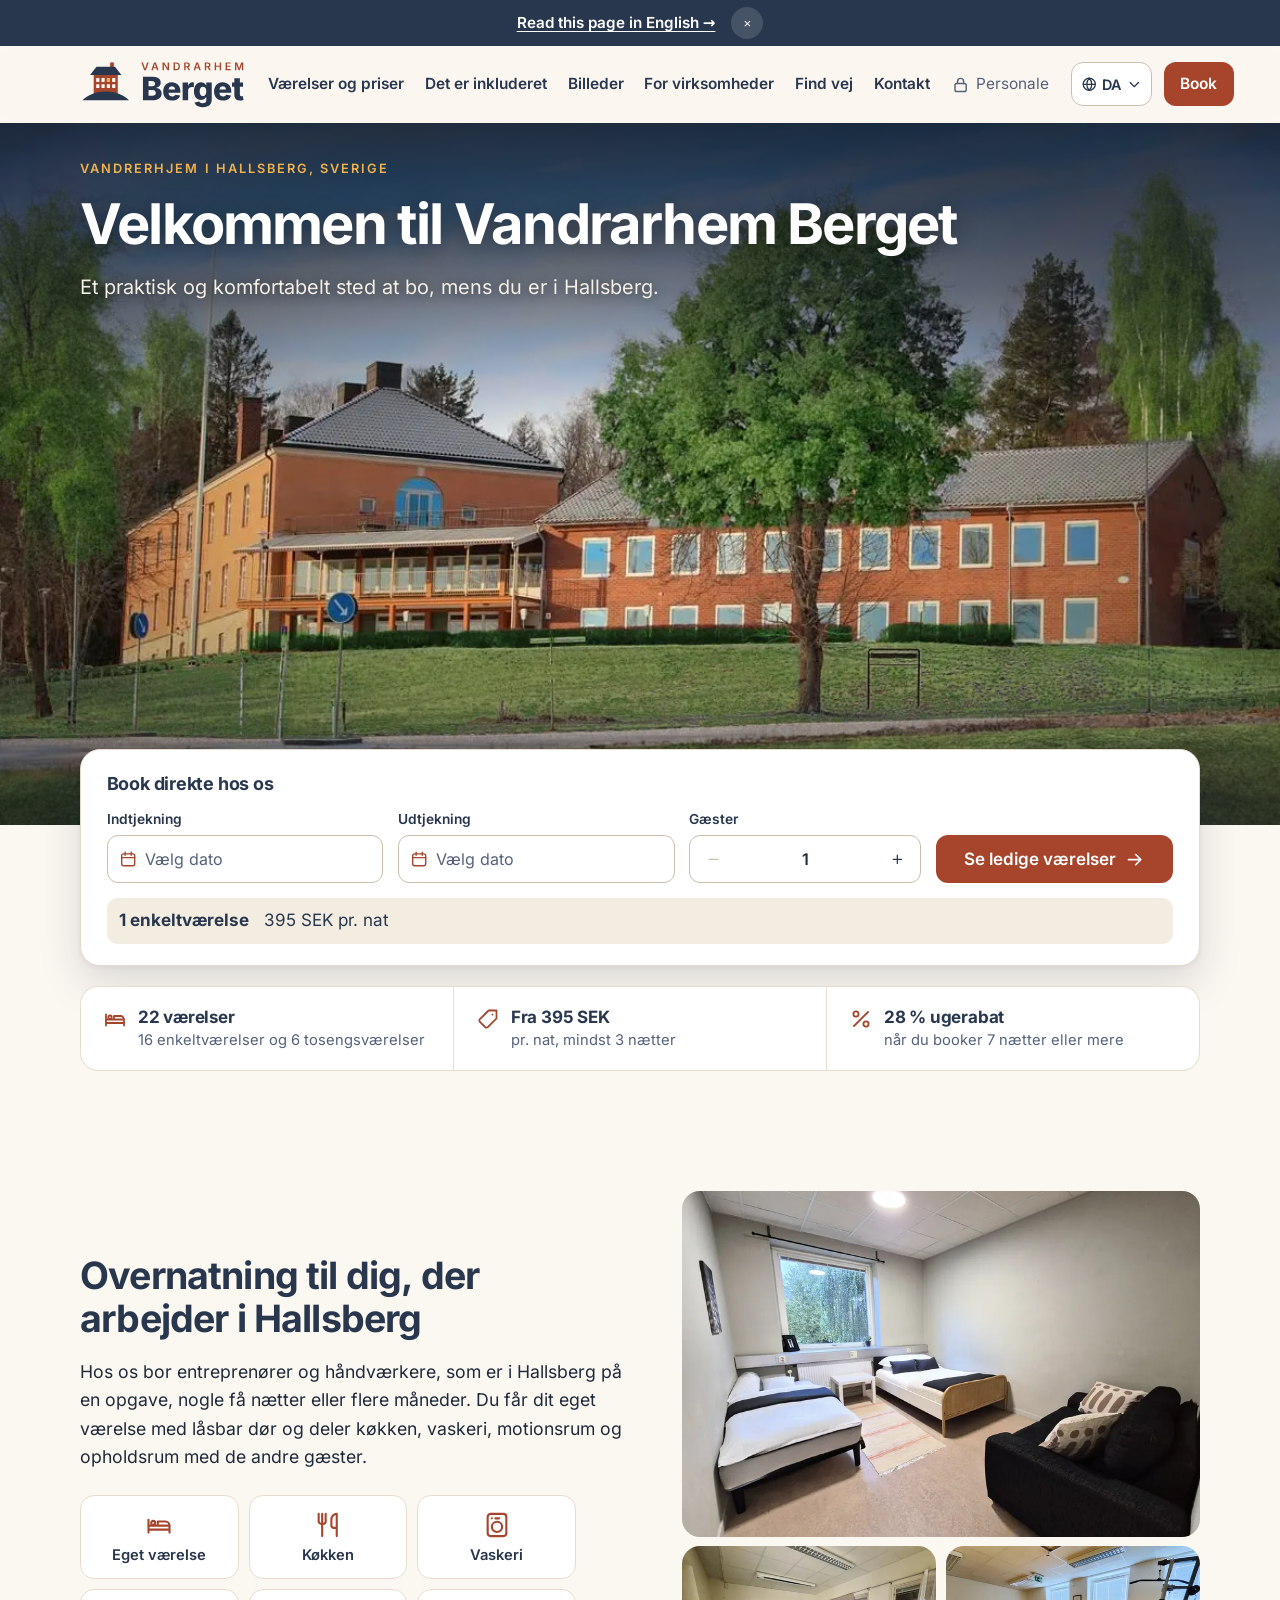
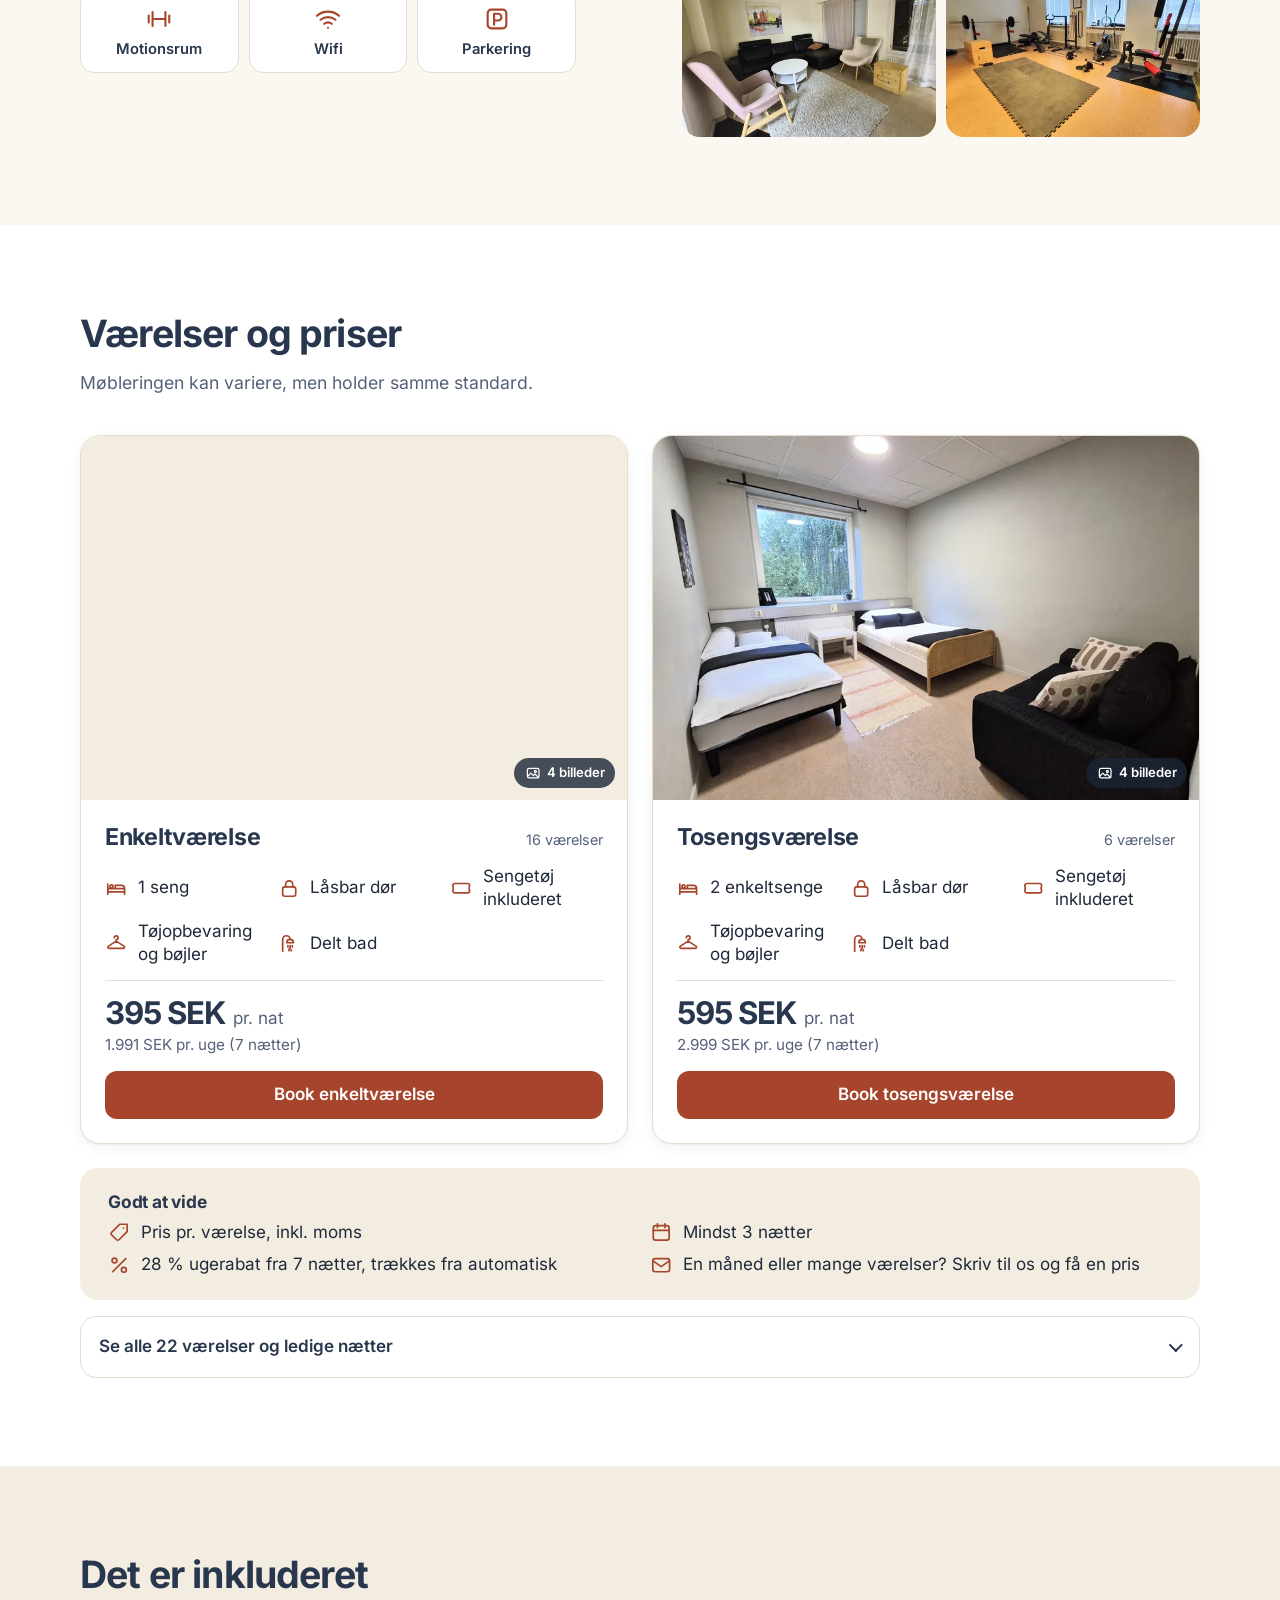
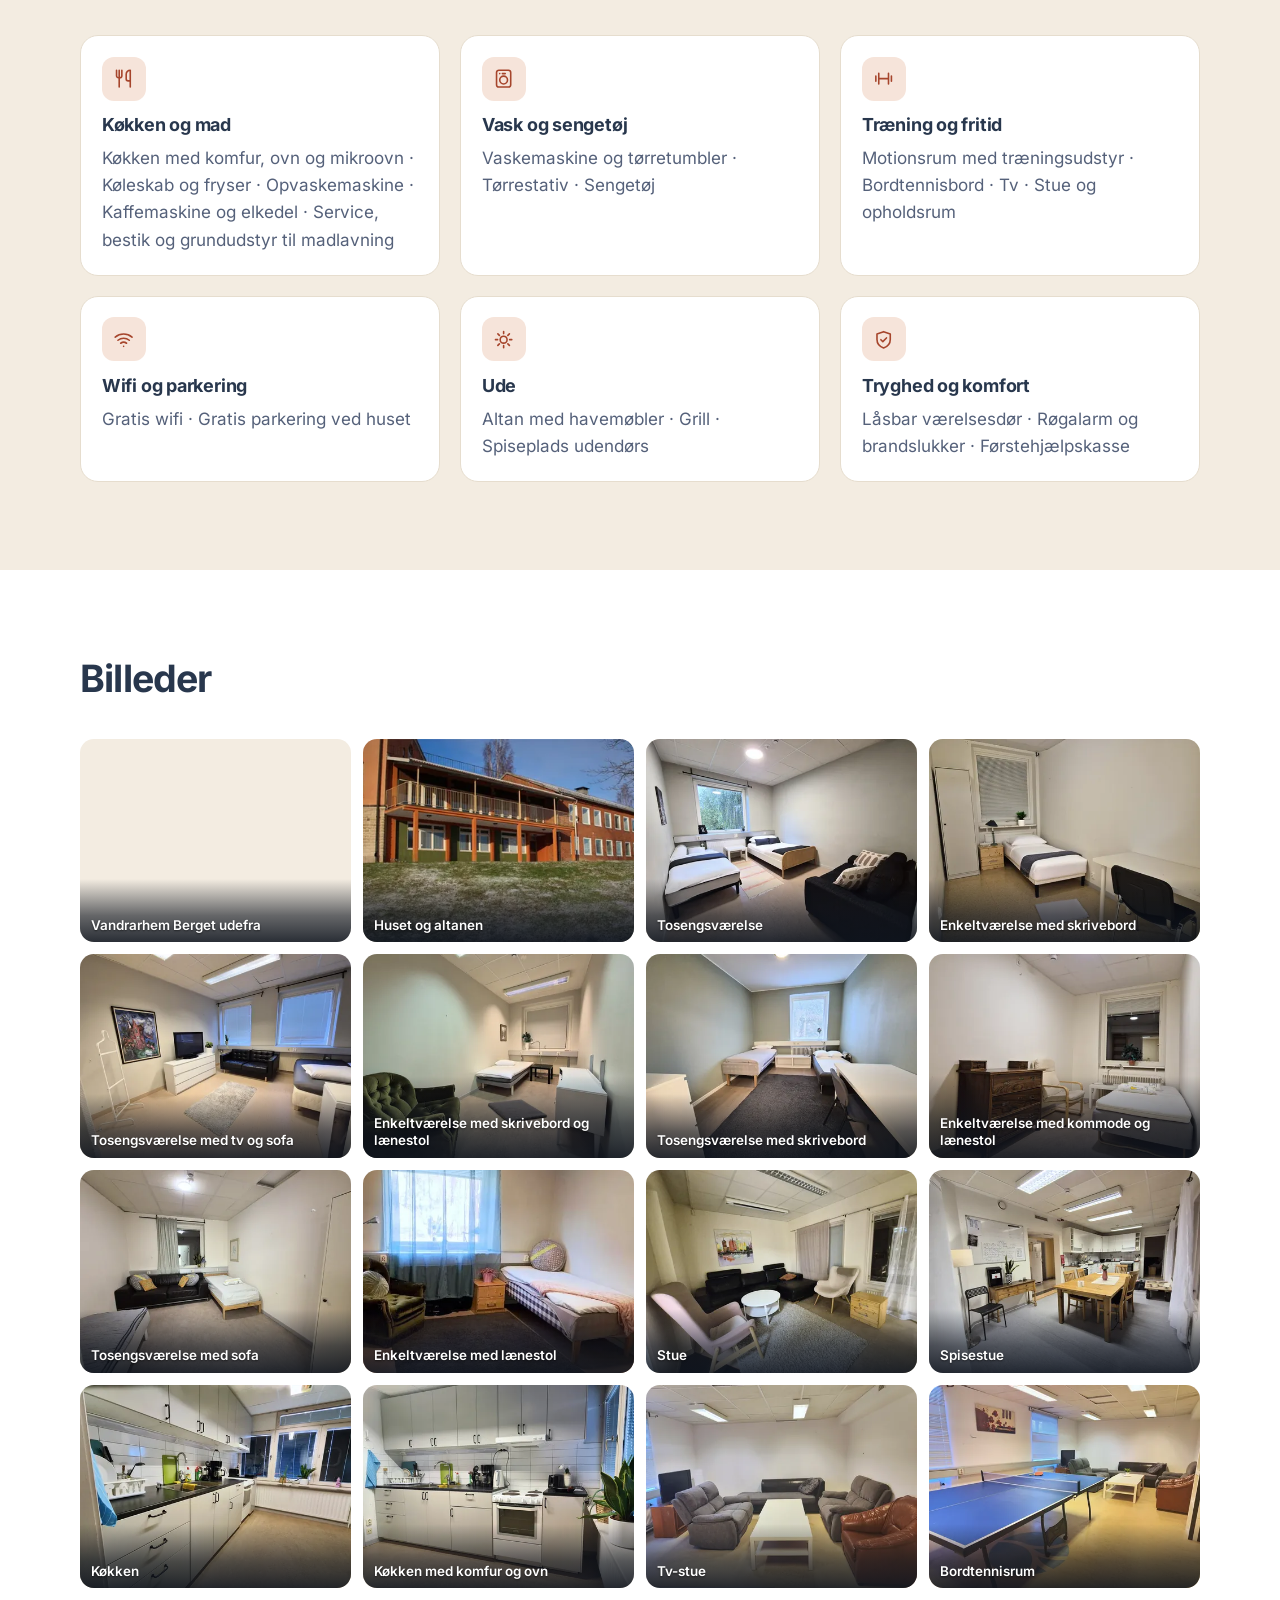
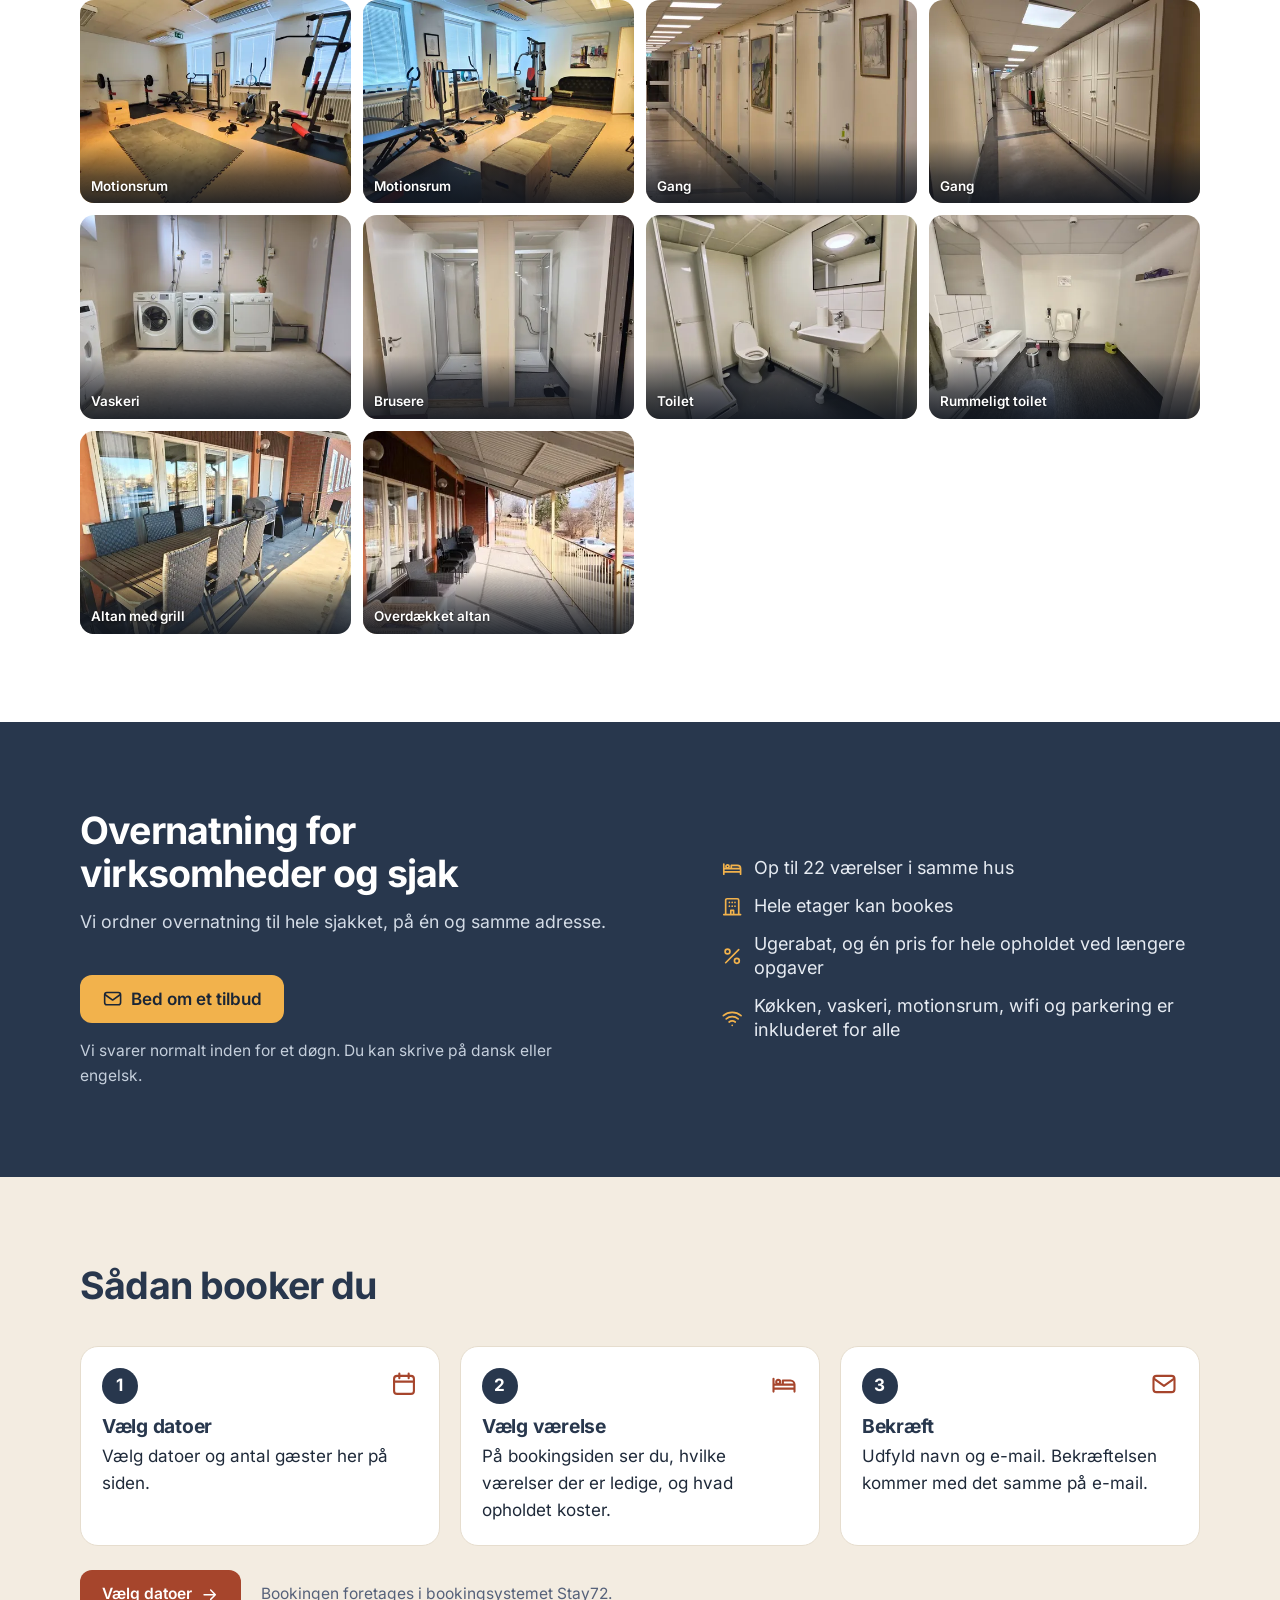
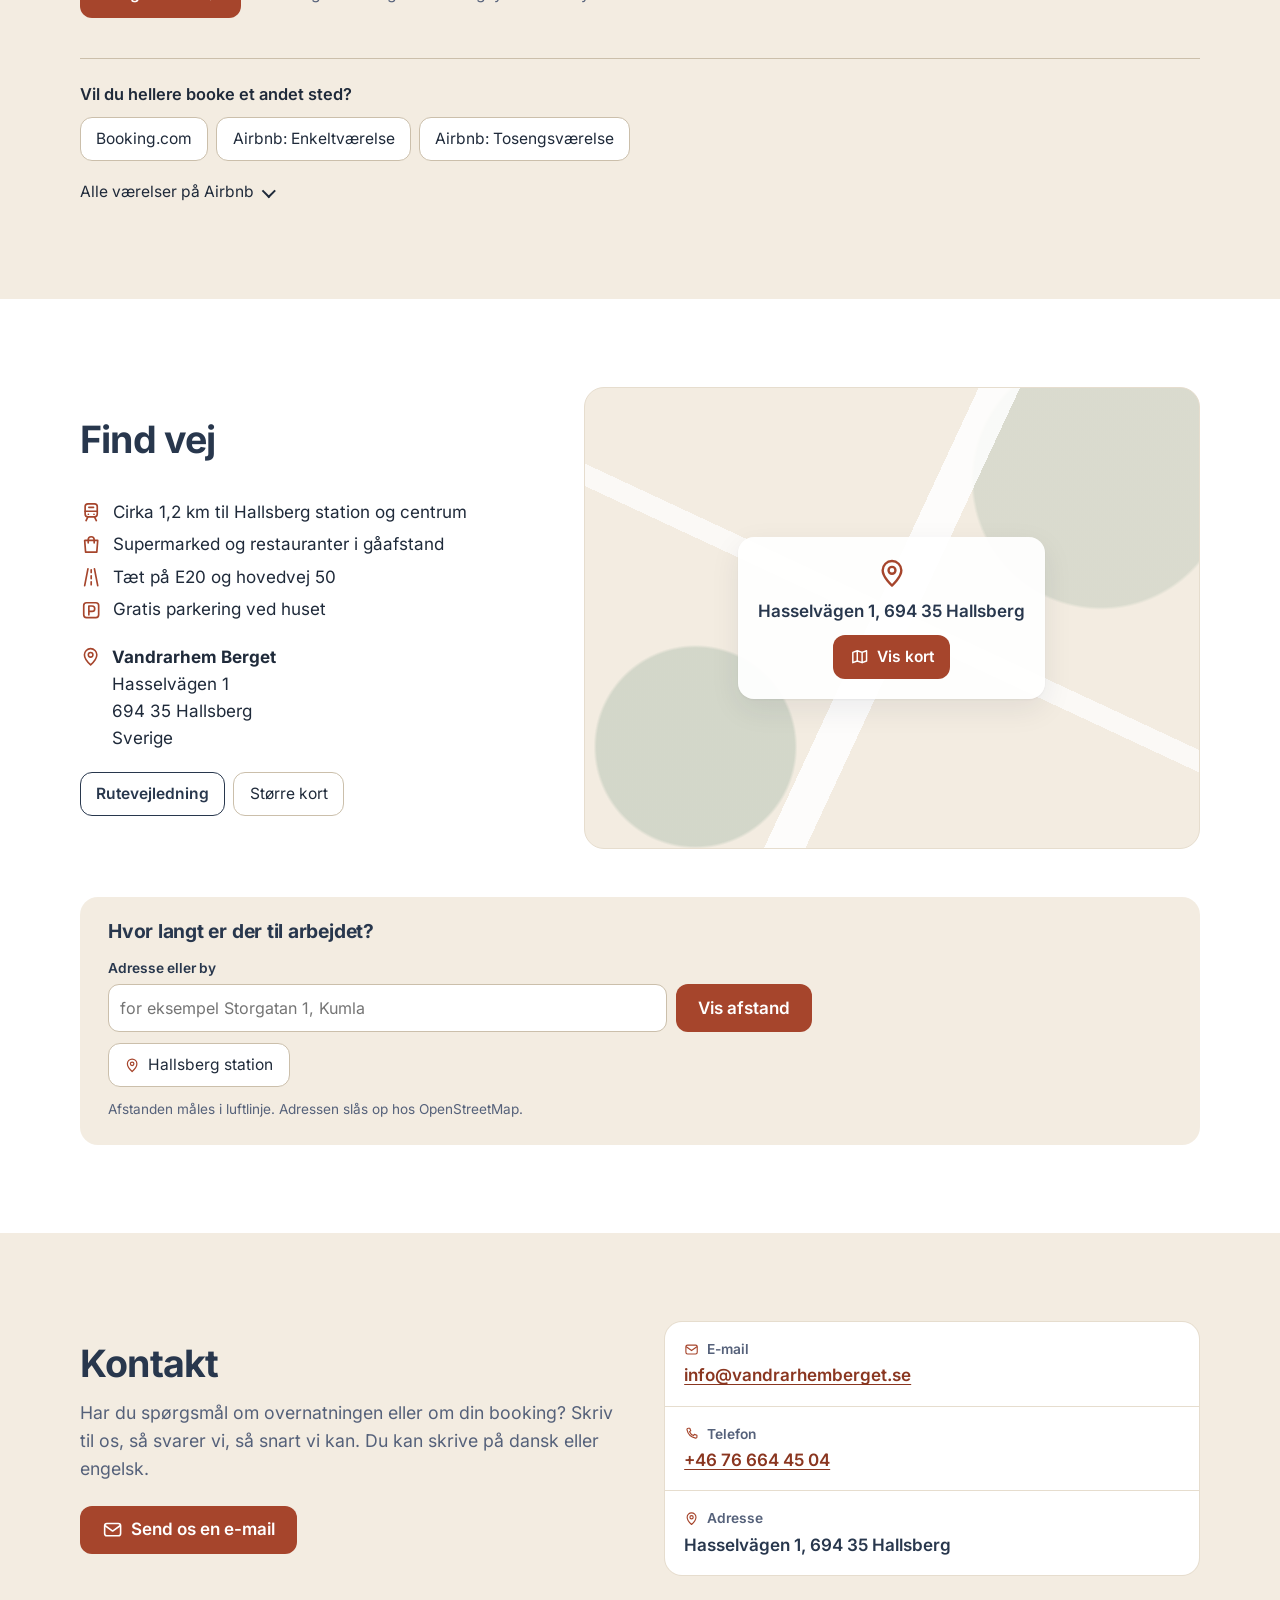
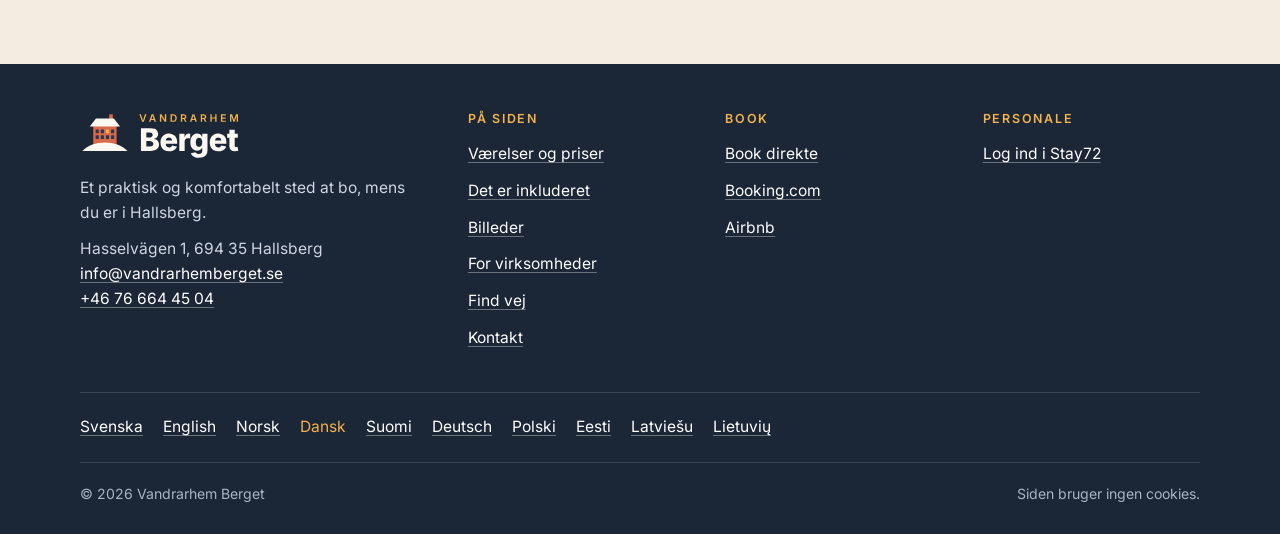
<file: da/index.html>
<!doctype html>
<html lang="da">
<head>
<meta charset="utf-8">
<meta name="viewport" content="width=device-width, initial-scale=1">
<title>Vandrarhem Berget – håndværkerovernatning i Hallsberg, Sverige</title>
<meta name="description" content="Overnatning i Hallsberg i Sverige for entreprenører, håndværkere og hele sjak. Enkeltværelse 395 SEK og tosengsværelse 595 SEK pr. nat. Wifi, køkken, vaskeri, motionsrum og parkering er inkluderet. Book direkte.">
<link rel="canonical" href="https://vandrarhemberget.se/da/">
<link rel="alternate" hreflang="sv" href="https://vandrarhemberget.se/">
<link rel="alternate" hreflang="en" href="https://vandrarhemberget.se/en/">
<link rel="alternate" hreflang="nb" href="https://vandrarhemberget.se/nb/">
<link rel="alternate" hreflang="da" href="https://vandrarhemberget.se/da/">
<link rel="alternate" hreflang="fi" href="https://vandrarhemberget.se/fi/">
<link rel="alternate" hreflang="de" href="https://vandrarhemberget.se/de/">
<link rel="alternate" hreflang="pl" href="https://vandrarhemberget.se/pl/">
<link rel="alternate" hreflang="et" href="https://vandrarhemberget.se/et/">
<link rel="alternate" hreflang="lv" href="https://vandrarhemberget.se/lv/">
<link rel="alternate" hreflang="lt" href="https://vandrarhemberget.se/lt/">
<link rel="alternate" hreflang="x-default" href="https://vandrarhemberget.se/en/">
<meta name="theme-color" content="#FBF7F1">
<meta name="format-detection" content="telephone=no">
<link rel="icon" href="../favicon.ico" sizes="48x48">
<link rel="icon" href="../assets/ikon.svg" type="image/svg+xml">
<link rel="apple-touch-icon" href="../assets/ikon-180.png">
<link rel="manifest" href="../site.webmanifest">
<link rel="preload" href="../assets/typsnitt/inter-latin-400.woff2" as="font" type="font/woff2" crossorigin>
<link rel="preload" href="../assets/typsnitt/inter-latin-700.woff2" as="font" type="font/woff2" crossorigin>
<link rel="stylesheet" href="../assets/stil.4bacdb4d.css">
<meta property="og:type" content="website">
<meta property="og:site_name" content="Vandrarhem Berget">
<meta property="og:title" content="Vandrarhem Berget – håndværkerovernatning i Hallsberg, Sverige">
<meta property="og:description" content="Overnatning i Hallsberg i Sverige for entreprenører, håndværkere og hele sjak. Enkeltværelse 395 SEK og tosengsværelse 595 SEK pr. nat. Wifi, køkken, vaskeri, motionsrum og parkering er inkluderet. Book direkte.">
<meta property="og:locale" content="da_DK">
<meta property="og:locale:alternate" content="sv_SE">
<meta property="og:locale:alternate" content="en_GB">
<meta property="og:locale:alternate" content="nb_NO">
<meta property="og:locale:alternate" content="fi_FI">
<meta property="og:locale:alternate" content="de_DE">
<meta property="og:locale:alternate" content="pl_PL">
<meta property="og:locale:alternate" content="et_EE">
<meta property="og:locale:alternate" content="lv_LV">
<meta property="og:locale:alternate" content="lt_LT">
<meta property="og:url" content="https://vandrarhemberget.se/da/">
<meta property="og:image" content="https://vandrarhemberget.se/bilder/utsida-huset-1180.jpg?v=1707d518">
<meta property="og:image:width" content="1180">
<meta property="og:image:height" content="651">
<meta property="og:image:alt" content="Vandrarhem Berget set udefra">
<meta name="twitter:card" content="summary_large_image">
<script type="application/ld+json">{"@context":"https://schema.org","@type":"Hostel","name":"Vandrarhem Berget","description":"Overnatning i Hallsberg i Sverige for entreprenører, håndværkere og hele sjak. Enkeltværelse 395 SEK og tosengsværelse 595 SEK pr. nat. Wifi, køkken, vaskeri, motionsrum og parkering er inkluderet. Book direkte.","inLanguage":"da","@id":"https://vandrarhemberget.se/#vandrarhem","url":"https://vandrarhemberget.se/da/","image":["https://vandrarhemberget.se/bilder/utsida-huset-1180.jpg?v=1707d518","https://vandrarhemberget.se/bilder/utsida-huset-1180.jpg?v=1707d518","https://vandrarhemberget.se/bilder/utsida-balkongen-1220.jpg?v=98ddb11a","https://vandrarhemberget.se/bilder/tvabaddsrum-dagsljus-1600.jpg?v=fdbbbce8","https://vandrarhemberget.se/bilder/enkelrum-skrivbord-garderob-1600.jpg?v=13ac3ef3","https://vandrarhemberget.se/bilder/tvabaddsrum-tv-soffa-1600.jpg?v=26abb7e6","https://vandrarhemberget.se/bilder/enkelrum-skrivbord-fatolj-1600.jpg?v=654260d3","https://vandrarhemberget.se/bilder/tvabaddsrum-grona-vaggar-1600.jpg?v=19bbdcdc"],"logo":"https://vandrarhemberget.se/assets/ikon-512.png","address":{"@type":"PostalAddress","streetAddress":"Hasselvägen 1","postalCode":"694 35","addressLocality":"Hallsberg","addressRegion":"Örebro län","addressCountry":"SE"},"geo":{"@type":"GeoCoordinates","latitude":59.0683191,"longitude":15.0914269},"email":"info@vandrarhemberget.se","telephone":"+46 76 664 45 04","priceRange":"395–595 SEK","currenciesAccepted":"SEK","numberOfRooms":22,"audience":{"@type":"BusinessAudience","name":"Overnatning for virksomheder og sjak"},"amenityFeature":[{"@type":"LocationFeatureSpecification","name":"Køkken med komfur, ovn og mikroovn","value":true},{"@type":"LocationFeatureSpecification","name":"Køleskab og fryser","value":true},{"@type":"LocationFeatureSpecification","name":"Opvaskemaskine","value":true},{"@type":"LocationFeatureSpecification","name":"Kaffemaskine og elkedel","value":true},{"@type":"LocationFeatureSpecification","name":"Service, bestik og grundudstyr til madlavning","value":true},{"@type":"LocationFeatureSpecification","name":"Vaskemaskine og tørretumbler","value":true},{"@type":"LocationFeatureSpecification","name":"Tørrestativ","value":true},{"@type":"LocationFeatureSpecification","name":"Sengetøj","value":true},{"@type":"LocationFeatureSpecification","name":"Motionsrum med træningsudstyr","value":true},{"@type":"LocationFeatureSpecification","name":"Bordtennisbord","value":true},{"@type":"LocationFeatureSpecification","name":"Tv","value":true},{"@type":"LocationFeatureSpecification","name":"Stue og opholdsrum","value":true},{"@type":"LocationFeatureSpecification","name":"Gratis wifi","value":true},{"@type":"LocationFeatureSpecification","name":"Gratis parkering ved huset","value":true},{"@type":"LocationFeatureSpecification","name":"Altan med havemøbler","value":true},{"@type":"LocationFeatureSpecification","name":"Grill","value":true},{"@type":"LocationFeatureSpecification","name":"Spiseplads udendørs","value":true},{"@type":"LocationFeatureSpecification","name":"Låsbar værelsesdør","value":true},{"@type":"LocationFeatureSpecification","name":"Røgalarm og brandslukker","value":true},{"@type":"LocationFeatureSpecification","name":"Førstehjælpskasse","value":true}],"containsPlace":[{"@type":"HotelRoom","name":"Enkeltværelse","description":"1 seng, Låsbar dør, Sengetøj inkluderet, Tøjopbevaring og bøjler, Delt bad","occupancy":{"@type":"QuantitativeValue","maxValue":1,"unitCode":"C62"},"bed":{"@type":"BedDetails","typeOfBed":"Single","numberOfBeds":1}},{"@type":"HotelRoom","name":"Tosengsværelse","description":"2 enkeltsenge, Låsbar dør, Sengetøj inkluderet, Tøjopbevaring og bøjler, Delt bad","occupancy":{"@type":"QuantitativeValue","maxValue":2,"unitCode":"C62"},"bed":{"@type":"BedDetails","typeOfBed":"Single","numberOfBeds":2}}],"makesOffer":[{"@type":"Offer","name":"Enkeltværelse","url":"https://app.stay72.com/book/centralunity-holding-ab-1","availability":"https://schema.org/InStock","priceSpecification":{"@type":"UnitPriceSpecification","price":395,"priceCurrency":"SEK","unitCode":"DAY","valueAddedTaxIncluded":true},"eligibleDuration":{"@type":"QuantitativeValue","minValue":3,"unitCode":"DAY"}},{"@type":"Offer","name":"Tosengsværelse","url":"https://app.stay72.com/book/centralunity-holding-ab-1","availability":"https://schema.org/InStock","priceSpecification":{"@type":"UnitPriceSpecification","price":595,"priceCurrency":"SEK","unitCode":"DAY","valueAddedTaxIncluded":true},"eligibleDuration":{"@type":"QuantitativeValue","minValue":3,"unitCode":"DAY"}}],"potentialAction":{"@type":"ReserveAction","target":{"@type":"EntryPoint","urlTemplate":"https://app.stay72.com/book/centralunity-holding-ab-1","inLanguage":"sv"},"result":{"@type":"LodgingReservation","name":"Vandrarhem Berget"}},"sameAs":["https://www.booking.com/hotel/se/vandrarhem-berget.sv.html?lang=sv"]}</script>
<script type="application/json" id="sidinfo">{"sprak":"da","talformat":"da-DK","minNatter":3,"rabatt":28,"rabattFran":7,"rum":{"enkel":{"antal":16,"pris":395},"dubbel":{"antal":6,"pris":595}},"stay72":"https://app.stay72.com/book/centralunity-holding-ab-1","stay72Skript":"https://app.stay72.com/embed/stay72-booking.js","adress":"Hasselvägen 1, 694 35 Hallsberg","plats":{"lat":59.0683191,"lon":15.0914269},"station":{"lat":59.0671196,"lon":15.1107975},"andraSprak":[{"kod":"sv","text":"Läs sidan på svenska","lank":"../"},{"kod":"en","text":"Read this page in English","lank":"../en/"},{"kod":"nb","text":"Les siden på norsk","lank":"../nb/"},{"kod":"fi","text":"Lue tämä sivu suomeksi","lank":"../fi/"},{"kod":"de","text":"Diese Seite auf Deutsch lesen","lank":"../de/"},{"kod":"pl","text":"Czytaj tę stronę po polsku","lank":"../pl/"},{"kod":"et","text":"Loe seda lehte eesti keeles","lank":"../et/"},{"kod":"lv","text":"Lasīt šo lapu latviski","lank":"../lv/"},{"kod":"lt","text":"Skaityti šį puslapį lietuviškai","lank":"../lt/"}],"t":{"valjIn":"Vælg indtjekning","valjUt":"Vælg udtjekning","minst":"Mindst 3 nætter","natter":"one:{n} nat|other:{n} nætter","antalEnkel":"one:{n} enkeltværelse|other:{n} enkeltværelser","antalDubbel":"one:{n} tosengsværelse|other:{n} tosengsværelser","perNatt":"{pris} SEK pr. nat","vistelse":"{natter}: {pris} SEK","vistelseRabatt":"{natter}: {pris} SEK med ugerabat","felDatum":"Vælg både indtjekning og udtjekning.","felMinst":"Det korteste ophold er 3 nætter. Vælg en senere udtjekning.","raknare":"Billede {nr} af {antal}","allaTitel":"Alle værelser og ledige nætter","stang":"Luk","avstand":{"rubrik":"Hvor langt er der til arbejdet?","etikett":"Adresse eller by","exempel":"for eksempel Storgatan 1, Kumla","knapp":"Vis afstand","station":"Hallsberg station","soker":"Søger …","resultat":"Cirka {avstand} i luftlinje til {plats}.","meter":"{n} meter","km":"{n} km","vag":"Vis rute og rejsetid","felHittas":"Vi kunne ikke finde den adresse. Prøv at tilføje byen, for eksempel »Storgatan 1, Kumla«.","felTeknik":"Adressen kunne ikke slås op lige nu. Du kan stadig åbne ruten.","not":"Afstanden måles i luftlinje. Adressen slås op hos OpenStreetMap."}}}</script>
<script src="../assets/app.d2f055d1.js" defer></script>
</head>
<body>
<a class="hoppa" href="#innehall">Gå til indholdet</a>
<div class="sprakrad" data-sprakrad hidden></div>
<header class="topp" data-topp>
  <div class="ram topp__rad">
    <a class="logga" href="#topp" aria-label="Vandrarhem Berget, til toppen af siden"><svg class="logga__bild" aria-hidden="true" focusable="false" xmlns="http://www.w3.org/2000/svg" viewBox="0 0 206.95 61.65"><g transform="translate(0 -7)"><rect x="17" y="24" width="30" height="26" fill="#A6452C"/><rect x="37.5" y="10" width="4.6" height="7" fill="#A6452C"/><path d="M12.5 25.5 20.5 15.5h23l8 10z" fill="#28374D"/><rect x="20.1" y="29.4" width="4" height="4.8" rx=".5" fill="#FBF7F1"/><rect x="26.7" y="29.4" width="4" height="4.8" rx=".5" fill="#FBF7F1"/><rect x="33.3" y="29.4" width="4" height="4.8" rx=".5" fill="#F2B24C"/><rect x="39.9" y="29.4" width="4" height="4.8" rx=".5" fill="#FBF7F1"/><rect x="20.1" y="37" width="4" height="4.8" rx=".5" fill="#FBF7F1"/><rect x="26.7" y="37" width="4" height="4.8" rx=".5" fill="#FBF7F1"/><rect x="33.3" y="37" width="4" height="4.8" rx=".5" fill="#FBF7F1"/><rect x="39.9" y="37" width="4" height="4.8" rx=".5" fill="#FBF7F1"/><path d="M3 57C17 42.5 47 42.5 61 57z" fill="#28374D"/><path d="M79.77 19.67 76.32 10H78.22L79.94 15.02Q80.18 15.78 80.46 16.76Q80.73 17.74 81.06 18.98H80.7Q81.02 17.72 81.29 16.75Q81.56 15.78 81.79 15.02L83.45 10H85.35L81.96 19.67ZM88.63 19.67 92 10H94.2L97.65 19.67H95.75L94.03 14.65Q93.78 13.87 93.51 12.89Q93.23 11.9 92.9 10.65H93.27Q92.94 11.92 92.68 12.91Q92.42 13.89 92.18 14.65L90.52 19.67ZM90.59 17.27V15.88H95.68V17.27ZM102.58 19.67V10H104.54L107.88 15.33Q108.09 15.66 108.32 16.08Q108.55 16.5 108.81 17.01Q109.06 17.53 109.3 18.16H109.11Q109.06 17.61 109.03 17.04Q108.99 16.46 108.98 15.95Q108.96 15.43 108.96 15.07V10H110.72V19.67H108.75L105.74 14.87Q105.45 14.41 105.2 13.97Q104.95 13.52 104.65 12.95Q104.36 12.39 103.95 11.59H104.19Q104.23 12.3 104.27 12.93Q104.3 13.56 104.32 14.06Q104.34 14.56 104.34 14.87V19.67ZM119.57 19.67H117.13V18.17H119.49Q120.5 18.17 121.18 17.8Q121.86 17.42 122.2 16.68Q122.54 15.94 122.54 14.82Q122.54 13.72 122.2 12.98Q121.86 12.24 121.19 11.87Q120.53 11.5 119.53 11.5H117.08V10H119.64Q121.08 10 122.11 10.58Q123.14 11.16 123.69 12.24Q124.25 13.32 124.25 14.82Q124.25 16.33 123.69 17.42Q123.14 18.51 122.09 19.09Q121.04 19.67 119.57 19.67ZM118.04 10V19.67H116.3V10ZM129.53 19.67V10H133.15Q134.26 10 135.01 10.39Q135.77 10.78 136.16 11.48Q136.55 12.18 136.55 13.1Q136.55 14.02 136.16 14.7Q135.77 15.38 135 15.75Q134.24 16.12 133.12 16.12H130.54V14.69H132.89Q133.55 14.69 133.96 14.5Q134.38 14.32 134.58 13.96Q134.78 13.6 134.78 13.1Q134.78 12.58 134.58 12.21Q134.38 11.84 133.96 11.65Q133.54 11.46 132.88 11.46H131.27V19.67ZM134.97 19.67 132.62 15.28H134.52L136.91 19.67ZM141.19 19.67 144.56 10H146.76L150.21 19.67H148.31L146.59 14.65Q146.34 13.87 146.07 12.89Q145.79 11.9 145.46 10.65H145.83Q145.5 11.92 145.24 12.91Q144.98 13.89 144.74 14.65L143.08 19.67ZM143.16 17.27V15.88H148.25V17.27ZM155.14 19.67V10H158.75Q159.86 10 160.62 10.39Q161.38 10.78 161.77 11.48Q162.16 12.18 162.16 13.1Q162.16 14.02 161.77 14.7Q161.37 15.38 160.61 15.75Q159.84 16.12 158.73 16.12H156.15V14.69H158.5Q159.16 14.69 159.57 14.5Q159.99 14.32 160.19 13.96Q160.39 13.6 160.39 13.1Q160.39 12.58 160.19 12.21Q159.99 11.84 159.57 11.65Q159.15 11.46 158.49 11.46H156.87V19.67ZM160.58 19.67 158.23 15.28H160.12L162.52 19.67ZM167.44 19.67V10H169.18V14H173.67V10H175.4V19.67H173.67V15.46H169.18V19.67ZM180.99 19.67V10H187.27V11.46H182.72V14.07H186.93V15.51H182.72V18.21H187.29V19.67ZM192.67 19.67V10H195.28L197.11 14.99Q197.21 15.27 197.33 15.71Q197.45 16.14 197.57 16.65Q197.7 17.16 197.81 17.64Q197.93 18.12 198.01 18.49H197.66Q197.73 18.13 197.85 17.65Q197.96 17.18 198.09 16.67Q198.21 16.16 198.33 15.72Q198.45 15.28 198.54 14.99L200.36 10H202.97V19.67H201.25V14.79Q201.25 14.48 201.26 14.04Q201.26 13.6 201.27 13.09Q201.29 12.58 201.3 12.07Q201.31 11.55 201.31 11.09H201.44Q201.31 11.6 201.15 12.13Q201 12.67 200.85 13.17Q200.7 13.67 200.57 14.1Q200.44 14.52 200.34 14.79L198.56 19.67H197.09L195.28 14.79Q195.18 14.52 195.05 14.11Q194.91 13.69 194.76 13.19Q194.61 12.69 194.46 12.15Q194.3 11.61 194.15 11.09H194.3Q194.3 11.52 194.32 12.03Q194.33 12.54 194.34 13.05Q194.35 13.56 194.36 14.01Q194.37 14.47 194.37 14.79V19.67Z" fill="#A6452C"/><path d="M78.28 57V27.72H90.43Q93.69 27.72 95.91 28.66Q98.13 29.6 99.24 31.26Q100.35 32.92 100.35 35.15Q100.35 36.82 99.65 38.12Q98.96 39.43 97.73 40.28Q96.5 41.14 94.91 41.47V41.79Q96.66 41.85 98.16 42.72Q99.66 43.6 100.58 45.15Q101.49 46.7 101.49 48.82Q101.49 51.18 100.3 53.03Q99.11 54.88 96.85 55.94Q94.59 57 91.33 57ZM85.22 51.4H89.7Q92.04 51.4 93.15 50.5Q94.26 49.61 94.26 48.04Q94.26 46.9 93.73 46.05Q93.2 45.21 92.2 44.75Q91.21 44.28 89.84 44.28H85.22ZM85.22 39.78H89.25Q90.41 39.78 91.32 39.39Q92.23 39 92.75 38.26Q93.28 37.52 93.28 36.46Q93.28 34.99 92.21 34.12Q91.15 33.26 89.36 33.26H85.22ZM114.44 57.41Q111 57.41 108.51 56.05Q106.01 54.68 104.68 52.15Q103.36 49.61 103.36 46.09Q103.36 42.71 104.68 40.16Q106.01 37.6 108.45 36.18Q110.89 34.75 114.19 34.75Q116.51 34.75 118.44 35.48Q120.38 36.21 121.8 37.63Q123.23 39.06 124 41.14Q124.78 43.22 124.78 45.95V47.68H105.8V43.69H121.52L118.31 44.64Q118.31 43.11 117.85 42Q117.39 40.9 116.49 40.31Q115.58 39.72 114.25 39.72Q112.91 39.72 111.99 40.32Q111.06 40.92 110.58 41.99Q110.1 43.07 110.1 44.5V47.37Q110.1 49.06 110.66 50.19Q111.22 51.32 112.22 51.88Q113.22 52.44 114.56 52.44Q115.48 52.44 116.24 52.18Q117 51.93 117.54 51.42Q118.08 50.91 118.35 50.18L124.47 51.18Q123.92 53.07 122.57 54.47Q121.22 55.88 119.17 56.65Q117.12 57.41 114.44 57.41ZM127.57 57V35.03H134.23V39.04H134.47Q135.06 36.86 136.43 35.8Q137.79 34.75 139.6 34.75Q140.07 34.75 140.59 34.81Q141.11 34.87 141.55 34.99V40.96Q141.05 40.79 140.26 40.7Q139.46 40.61 138.83 40.61Q137.58 40.61 136.57 41.17Q135.57 41.73 135 42.71Q134.43 43.69 134.43 45.01V57ZM152.67 65.69Q149.8 65.69 147.66 64.96Q145.52 64.23 144.19 62.94Q142.86 61.64 142.47 59.93L148.42 58.71Q148.62 59.3 149.15 59.8Q149.68 60.3 150.55 60.61Q151.41 60.91 152.63 60.91Q154.73 60.91 155.86 59.97Q156.99 59.02 156.99 57.06V53.17H156.46Q156.07 54.15 155.29 54.96Q154.52 55.76 153.33 56.23Q152.14 56.71 150.51 56.71Q148.09 56.71 146.1 55.58Q144.1 54.45 142.9 52.08Q141.7 49.71 141.7 46.01Q141.7 42.16 142.94 39.67Q144.18 37.17 146.17 35.96Q148.17 34.75 150.49 34.75Q152.24 34.75 153.49 35.34Q154.73 35.93 155.55 36.87Q156.36 37.8 156.78 38.8H156.97V35.03H163.75V56.51Q163.75 59.54 162.35 61.58Q160.94 63.62 158.45 64.65Q155.95 65.69 152.67 65.69ZM152.85 51.67Q154.16 51.67 155.09 51.01Q156.01 50.34 156.5 49.05Q156.99 47.76 156.99 45.99Q156.99 44.19 156.5 42.87Q156.01 41.55 155.1 40.84Q154.18 40.12 152.85 40.12Q151.53 40.12 150.62 40.85Q149.7 41.59 149.23 42.91Q148.76 44.23 148.76 45.99Q148.76 47.76 149.23 49.04Q149.7 50.32 150.62 51Q151.53 51.67 152.85 51.67ZM177.71 57.41Q174.27 57.41 171.77 56.05Q169.28 54.68 167.95 52.15Q166.62 49.61 166.62 46.09Q166.62 42.71 167.95 40.16Q169.28 37.6 171.71 36.18Q174.15 34.75 177.45 34.75Q179.77 34.75 181.71 35.48Q183.64 36.21 185.07 37.63Q186.49 39.06 187.27 41.14Q188.05 43.22 188.05 45.95V47.68H169.06V43.69H184.78L181.58 44.64Q181.58 43.11 181.12 42Q180.66 40.9 179.75 40.31Q178.85 39.72 177.51 39.72Q176.18 39.72 175.25 40.32Q174.33 40.92 173.85 41.99Q173.37 43.07 173.37 44.5V47.37Q173.37 49.06 173.93 50.19Q174.49 51.32 175.49 51.88Q176.49 52.44 177.83 52.44Q178.75 52.44 179.51 52.18Q180.26 51.93 180.8 51.42Q181.34 50.91 181.62 50.18L187.73 51.18Q187.18 53.07 185.84 54.47Q184.49 55.88 182.44 56.65Q180.38 57.41 177.71 57.41ZM202.69 35.03V40.12H188.97V35.03ZM191.88 29.8H198.74V50.28Q198.74 51.14 199.15 51.57Q199.56 51.99 200.49 51.99Q200.84 51.99 201.48 51.91Q202.12 51.83 202.39 51.75L203.28 56.74Q202.12 57.08 201.04 57.2Q199.96 57.31 198.99 57.31Q195.5 57.31 193.69 55.67Q191.88 54.03 191.88 50.89Z" fill="#28374D"/></g></svg></a>
    <details class="sprakval" data-sprakval>
      <summary aria-label="Sprog: Dansk"><svg class="ikon" viewBox="0 0 24 24" width="24" height="24" fill="none" stroke="currentColor" stroke-width="1.8" stroke-linecap="round" stroke-linejoin="round" aria-hidden="true" focusable="false"><circle cx="12" cy="12" r="8.8"/><path d="M3.2 12h17.6M12 3.2c2.4 2.5 3.7 5.4 3.7 8.8s-1.3 6.3-3.7 8.8c-2.4-2.5-3.7-5.4-3.7-8.8s1.3-6.3 3.7-8.8Z"/></svg><span>DA</span><svg class="ikon sprakval__pil" viewBox="0 0 24 24" width="24" height="24" fill="none" stroke="currentColor" stroke-width="1.8" stroke-linecap="round" stroke-linejoin="round" aria-hidden="true" focusable="false"><path d="m6 9.5 6 6 6-6"/></svg></summary>
      <ul>
        <li><a href="../" lang="sv" hreflang="sv">Svenska</a></li>
        <li><a href="../en/" lang="en" hreflang="en">English</a></li>
        <li><a href="../nb/" lang="nb" hreflang="nb">Norsk</a></li>
        <li><a href="../da/" lang="da" aria-current="true">Dansk</a></li>
        <li><a href="../fi/" lang="fi" hreflang="fi">Suomi</a></li>
        <li><a href="../de/" lang="de" hreflang="de">Deutsch</a></li>
        <li><a href="../pl/" lang="pl" hreflang="pl">Polski</a></li>
        <li><a href="../et/" lang="et" hreflang="et">Eesti</a></li>
        <li><a href="../lv/" lang="lv" hreflang="lv">Latviešu</a></li>
        <li><a href="../lt/" lang="lt" hreflang="lt">Lietuvių</a></li>
      </ul>
    </details>
    <a class="knapp knapp--primar knapp--liten topp__boka" href="#boka">Book</a>
    <button class="menyknapp" type="button" aria-expanded="false" aria-controls="meny" data-menyknapp>
      <span class="dold">Menu</span><svg class="ikon menyknapp__oppna" viewBox="0 0 24 24" width="24" height="24" fill="none" stroke="currentColor" stroke-width="1.8" stroke-linecap="round" stroke-linejoin="round" aria-hidden="true" focusable="false"><path d="M4 7h16M4 12h16M4 17h16"/></svg><svg class="ikon menyknapp__stang" viewBox="0 0 24 24" width="24" height="24" fill="none" stroke="currentColor" stroke-width="1.8" stroke-linecap="round" stroke-linejoin="round" aria-hidden="true" focusable="false"><path d="m6 6 12 12M18 6 6 18"/></svg>
    </button>
    <nav class="meny" id="meny" aria-label="Menu" data-meny>
      <ul>
        <li><a href="#rum">Værelser og priser</a></li>
        <li><a href="#ingar">Det er inkluderet</a></li>
        <li><a href="#bilder">Billeder</a></li>
        <li><a href="#foretag">For virksomheder</a></li>
        <li><a href="#hitta-hit">Find vej</a></li>
        <li><a href="#kontakt">Kontakt</a></li>
        <li><a class="meny__personal" href="https://app.stay72.com/login" rel="nofollow" title="Login for personale, i Stay72"><svg class="ikon" viewBox="0 0 24 24" width="24" height="24" fill="none" stroke="currentColor" stroke-width="1.8" stroke-linecap="round" stroke-linejoin="round" aria-hidden="true" focusable="false"><rect x="5" y="10.6" width="14" height="10" rx="2.3"/><path d="M8.2 10.6V8a3.8 3.8 0 0 1 7.6 0v2.6"/></svg>Personale</a></li>
      </ul>
    </nav>
  </div>
</header>
<main id="innehall">
<section class="start start--foto" id="topp" style="--fokus-smal: 70% 42%; --fokus-bred: 50% 40%">
  <div class="start__fond"><picture><source type="image/webp" srcset="../bilder/utsida-huset-480.webp?v=1707d518 480w, ../bilder/utsida-huset-800.webp?v=1707d518 800w, ../bilder/utsida-huset-1180.webp?v=1707d518 1180w" sizes="100vw"><img src="../bilder/utsida-huset-800.jpg?v=1707d518" alt="Vandrarhem Berget set udefra" width="1180" height="651" fetchpriority="high" decoding="async"></picture></div>
  <div class="ram start__inre">
    <p class="overrubrik">Vandrerhjem i Hallsberg, Sverige</p>
    <h1>Velkommen til Vandrarhem Berget</h1>
    <p class="ingress">Et praktisk og komfortabelt sted at bo, mens du er i Hallsberg.</p>
  </div>
</section>

<div class="ram bokningsrad">
  <form class="bokning" id="boka" action="https://app.stay72.com/book/centralunity-holding-ab-1" method="get" data-bokning>
    <h2 class="bokning__rubrik">Book direkte hos os</h2>
    <div class="bokning__rutnat">
      <div class="bokning__datum" data-datum>
        <div class="falt" data-datum-reserv>
          <label for="incheckning">Indtjekning</label>
          <input type="date" id="incheckning" name="check_in_date" required>
        </div>
        <div class="falt" data-datum-reserv>
          <label for="utcheckning">Udtjekning</label>
          <input type="date" id="utcheckning" name="check_out_date" required>
        </div>
        <div class="datumval" data-datumval hidden>
          <div class="falt">
            <span class="falt__etikett" id="datum-in-etikett">Indtjekning</span>
            <button class="datumknapp ar-tom" type="button" data-datum-knapp="start" aria-labelledby="datum-in-etikett datum-in-varde" aria-haspopup="dialog" aria-expanded="false" aria-controls="kalender"><svg class="ikon" viewBox="0 0 24 24" width="24" height="24" fill="none" stroke="currentColor" stroke-width="1.8" stroke-linecap="round" stroke-linejoin="round" aria-hidden="true" focusable="false"><rect x="3.5" y="5" width="17" height="15.5" rx="2.6"/><path d="M3.5 10h17M8 3v4M16 3v4"/></svg><span id="datum-in-varde" data-datum-varde>Vælg dato</span></button>
          </div>
          <div class="falt">
            <span class="falt__etikett" id="datum-ut-etikett">Udtjekning</span>
            <button class="datumknapp ar-tom" type="button" data-datum-knapp="slut" aria-labelledby="datum-ut-etikett datum-ut-varde" aria-haspopup="dialog" aria-expanded="false" aria-controls="kalender"><svg class="ikon" viewBox="0 0 24 24" width="24" height="24" fill="none" stroke="currentColor" stroke-width="1.8" stroke-linecap="round" stroke-linejoin="round" aria-hidden="true" focusable="false"><rect x="3.5" y="5" width="17" height="15.5" rx="2.6"/><path d="M3.5 10h17M8 3v4M16 3v4"/></svg><span id="datum-ut-varde" data-datum-varde>Vælg dato</span></button>
          </div>
        </div>
        <div class="kalender" id="kalender" role="dialog" aria-label="Vælg dato" data-kalender hidden>
          <div class="kalender__topp">
            <button class="kalender__nav" type="button" data-kal-forra aria-label="Forrige måned"><svg class="ikon" viewBox="0 0 24 24" width="24" height="24" fill="none" stroke="currentColor" stroke-width="1.8" stroke-linecap="round" stroke-linejoin="round" aria-hidden="true" focusable="false"><path d="m14.5 5.5-6.5 6.5 6.5 6.5"/></svg></button>
            <button class="kalender__nav" type="button" data-kal-nasta aria-label="Næste måned"><svg class="ikon" viewBox="0 0 24 24" width="24" height="24" fill="none" stroke="currentColor" stroke-width="1.8" stroke-linecap="round" stroke-linejoin="round" aria-hidden="true" focusable="false"><path d="m9.5 5.5 6.5 6.5-6.5 6.5"/></svg></button>
          </div>
          <div class="kalender__manader" data-kal-manader></div>
          <div class="kalender__fot">
            <p class="kalender__tips" data-kal-tips aria-live="polite"></p>
            <button class="knapp knapp--tyst knapp--liten" type="button" data-kal-rensa>Ryd</button>
            <button class="knapp knapp--primar knapp--liten" type="button" data-kal-klar>Færdig</button>
          </div>
        </div>
      </div>
      <div class="falt falt--gaster">
        <label for="gaster">Gæster</label>
        <div class="stegare">
          <button class="stegare__knapp" type="button" data-gaster-steg="-1" aria-label="Færre gæster" hidden><svg class="ikon" viewBox="0 0 24 24" width="24" height="24" fill="none" stroke="currentColor" stroke-width="1.8" stroke-linecap="round" stroke-linejoin="round" aria-hidden="true" focusable="false"><path d="M6 12h12"/></svg></button>
          <input type="number" id="gaster" name="guests" value="1" min="1" max="500" step="1" inputmode="numeric" required>
          <button class="stegare__knapp" type="button" data-gaster-steg="1" aria-label="Flere gæster" hidden><svg class="ikon" viewBox="0 0 24 24" width="24" height="24" fill="none" stroke="currentColor" stroke-width="1.8" stroke-linecap="round" stroke-linejoin="round" aria-hidden="true" focusable="false"><path d="M12 6v12M6 12h12"/></svg></button>
        </div>
      </div>
      <div class="bokning__svar" data-bokning-svar hidden>
        <p class="bokning__fel" data-bokning-fel role="alert" hidden></p>
        <p class="forslag__rad" data-forslag-ett><strong data-forslag-rum></strong><span data-forslag-pris></span></p>
        <fieldset class="forslag__val" data-forslag-val hidden>
          <legend>Forslag til værelser</legend>
          <label class="val" data-forslag-id="dela">
            <input type="radio" name="rumsval" value="dela" form="rumsval-utanfor" checked>
            <span class="val__namn">Dele værelser</span>
            <span class="val__rum" data-forslag-rum></span>
            <span class="val__pris" data-forslag-pris></span>
          </label>
          <label class="val" data-forslag-id="eget">
            <input type="radio" name="rumsval" value="eget" form="rumsval-utanfor">
            <span class="val__namn">Eget værelse til hver</span>
            <span class="val__rum" data-forslag-rum></span>
            <span class="val__pris" data-forslag-pris></span>
          </label>
        </fieldset>
        <p class="forslag__stort" data-forslag-stort hidden>Vandrerhjemmet har 28 senge. Vi har også huse og lejligheder i området. Send en forespørgsel, så laver vi et forslag til hele selskabet.</p>
        <p class="forslag__not" data-forslag-flera hidden>Du booker ét værelse ad gangen på bookingsiden. <a href="https://app.stay72.com/book/centralunity-holding-ab-1" data-forslag-offert hidden>Bed om et tilbud på alle værelser</a></p>
        <p class="forslag__not" data-forslag-offertnot hidden>På bookingsiden trykker du på »Skicka en förfrågan« (send en forespørgsel). Datoer og antal personer er allerede udfyldt.</p>
        <p class="dold" data-forslag-las aria-live="polite"></p>
      </div>
      <button class="knapp knapp--primar bokning__knapp" type="submit"><span data-bokning-knapptext data-offert="Bed om et tilbud">Se ledige værelser</span><svg class="ikon" viewBox="0 0 24 24" width="24" height="24" fill="none" stroke="currentColor" stroke-width="1.8" stroke-linecap="round" stroke-linejoin="round" aria-hidden="true" focusable="false"><path d="M5 12h14M13.2 6.2 19 12l-5.8 5.8"/></svg></button>
    </div>
  </form>
  <form id="rumsval-utanfor" hidden></form>

  <ul class="fakta">
    <li><svg class="ikon" viewBox="0 0 24 24" width="24" height="24" fill="none" stroke="currentColor" stroke-width="1.8" stroke-linecap="round" stroke-linejoin="round" aria-hidden="true" focusable="false"><path d="M3 18.5v-11M3 12.5h18v6M21 12.5a3.5 3.5 0 0 0-3.5-3.5H11v3.5M3 16h18"/><circle cx="7" cy="10.2" r="1.7"/></svg><div><strong>22 værelser</strong><span>16 enkeltværelser og 6 tosengsværelser</span></div></li>
    <li><svg class="ikon" viewBox="0 0 24 24" width="24" height="24" fill="none" stroke="currentColor" stroke-width="1.8" stroke-linecap="round" stroke-linejoin="round" aria-hidden="true" focusable="false"><path d="M12.6 3.5h7.9v7.9l-8.7 8.7a1.8 1.8 0 0 1-2.6 0l-5.3-5.3a1.8 1.8 0 0 1 0-2.6l8.7-8.7Z"/><path d="M16.5 7.5h.01"/></svg><div><strong>Fra 395 SEK</strong><span>pr. nat, mindst 3 nætter</span></div></li>
    <li><svg class="ikon" viewBox="0 0 24 24" width="24" height="24" fill="none" stroke="currentColor" stroke-width="1.8" stroke-linecap="round" stroke-linejoin="round" aria-hidden="true" focusable="false"><path d="M19 5 5 19"/><circle cx="7" cy="7" r="2.6"/><circle cx="17" cy="17" r="2.6"/></svg><div><strong>28 % ugerabat</strong><span>når du booker 7 nætter eller mere</span></div></li>
  </ul>
</div>
<section class="avsnitt" id="valkommen">
  <div class="ram valkommen">
    <div>
      <div class="avsnitt__huvud">
        <h2>Overnatning til dig, der arbejder i Hallsberg</h2>
      </div>
      <p class="valkommen__stycke">Hos os bor entreprenører og håndværkere, som er i Hallsberg på en opgave, nogle få nætter eller flere måneder. Du får dit eget værelse med låsbar dør og deler køkken, vaskeri, motionsrum og opholdsrum med de andre gæster.</p>
      <ul class="snabbfakta">
        <li><svg class="ikon" viewBox="0 0 24 24" width="24" height="24" fill="none" stroke="currentColor" stroke-width="1.8" stroke-linecap="round" stroke-linejoin="round" aria-hidden="true" focusable="false"><path d="M3 18.5v-11M3 12.5h18v6M21 12.5a3.5 3.5 0 0 0-3.5-3.5H11v3.5M3 16h18"/><circle cx="7" cy="10.2" r="1.7"/></svg><span>Eget værelse</span></li>
        <li><svg class="ikon" viewBox="0 0 24 24" width="24" height="24" fill="none" stroke="currentColor" stroke-width="1.8" stroke-linecap="round" stroke-linejoin="round" aria-hidden="true" focusable="false"><path d="M4 2.5v6.2a2.3 2.3 0 0 0 2.3 2.3h1.4A2.3 2.3 0 0 0 10 8.7V2.5M7 2.5v19M19.5 14.5V2.5a4.6 4.6 0 0 0-4.6 4.6v5.2a2.2 2.2 0 0 0 2.2 2.2h2.4Zm0 0v7"/></svg><span>Køkken</span></li>
        <li><svg class="ikon" viewBox="0 0 24 24" width="24" height="24" fill="none" stroke="currentColor" stroke-width="1.8" stroke-linecap="round" stroke-linejoin="round" aria-hidden="true" focusable="false"><rect x="4" y="2.5" width="16" height="19" rx="2.6"/><circle cx="12" cy="13.6" r="4.4"/><path d="M7.6 6.3h.01M10.6 6.3h3.2"/></svg><span>Vaskeri</span></li>
        <li><svg class="ikon" viewBox="0 0 24 24" width="24" height="24" fill="none" stroke="currentColor" stroke-width="1.8" stroke-linecap="round" stroke-linejoin="round" aria-hidden="true" focusable="false"><path d="M6.5 6v12M17.5 6v12M3.2 9v6M20.8 9v6M6.5 12h11"/></svg><span>Motionsrum</span></li>
        <li><svg class="ikon" viewBox="0 0 24 24" width="24" height="24" fill="none" stroke="currentColor" stroke-width="1.8" stroke-linecap="round" stroke-linejoin="round" aria-hidden="true" focusable="false"><path d="M2.5 9.2a14.6 14.6 0 0 1 19 0M5.6 12.7a10 10 0 0 1 12.8 0M8.7 16.1a5.4 5.4 0 0 1 6.6 0M12 19.6h.01"/></svg><span>Wifi</span></li>
        <li><svg class="ikon" viewBox="0 0 24 24" width="24" height="24" fill="none" stroke="currentColor" stroke-width="1.8" stroke-linecap="round" stroke-linejoin="round" aria-hidden="true" focusable="false"><rect x="4" y="4" width="16" height="16" rx="3"/><path d="M9.5 17V7.5h3.4a2.9 2.9 0 0 1 0 5.8H9.5"/></svg><span>Parkering</span></li>
      </ul>
    </div>
    <div class="mosaik" role="group" aria-label="Billeder fra vandrerhjemmet">
      <a class="mosaik__bild mosaik__bild--stor" href="../bilder/tvabaddsrum-dagsljus-1600.jpg?v=fdbbbce8" data-visa-bild="tvabaddsrum-dagsljus" aria-label="Vis billedet større: Tosengsværelse"><picture><source type="image/webp" srcset="../bilder/tvabaddsrum-dagsljus-480.webp?v=fdbbbce8 480w, ../bilder/tvabaddsrum-dagsljus-800.webp?v=fdbbbce8 800w, ../bilder/tvabaddsrum-dagsljus-1200.webp?v=fdbbbce8 1200w, ../bilder/tvabaddsrum-dagsljus-1600.webp?v=fdbbbce8 1600w" sizes="(min-width: 1180px) 530px, (min-width: 960px) 46vw, calc(100vw - 2rem)"><img src="../bilder/tvabaddsrum-dagsljus-800.jpg?v=fdbbbce8" alt="Tosengsværelse" width="2400" height="1800" loading="lazy" decoding="async"></picture></a>
      <a class="mosaik__bild " href="../bilder/vardagsrum-1600.jpg?v=ddfcaece" data-visa-bild="vardagsrum" aria-label="Vis billedet større: Stue"><picture><source type="image/webp" srcset="../bilder/vardagsrum-480.webp?v=ddfcaece 480w, ../bilder/vardagsrum-800.webp?v=ddfcaece 800w, ../bilder/vardagsrum-1200.webp?v=ddfcaece 1200w, ../bilder/vardagsrum-1600.webp?v=ddfcaece 1600w" sizes="(min-width: 1180px) 260px, (min-width: 960px) 23vw, 50vw"><img src="../bilder/vardagsrum-800.jpg?v=ddfcaece" alt="Stue" width="2400" height="1800" loading="lazy" decoding="async"></picture></a>
      <a class="mosaik__bild " href="../bilder/gym-1600.jpg?v=585a31df" data-visa-bild="gym" aria-label="Vis billedet større: Motionsrum"><picture><source type="image/webp" srcset="../bilder/gym-480.webp?v=585a31df 480w, ../bilder/gym-800.webp?v=585a31df 800w, ../bilder/gym-1200.webp?v=585a31df 1200w, ../bilder/gym-1600.webp?v=585a31df 1600w" sizes="(min-width: 1180px) 260px, (min-width: 960px) 23vw, 50vw"><img src="../bilder/gym-800.jpg?v=585a31df" alt="Motionsrum" width="2400" height="1800" loading="lazy" decoding="async"></picture></a>
    </div>
  </div>
</section>
<section class="avsnitt avsnitt--vit" id="rum">
  <div class="ram">
    <div class="avsnitt__huvud">
      <h2>Værelser og priser</h2>
      <p>Møbleringen kan variere, men holder samme standard.</p>
    </div>
    <div class="rumslista">
      <article class="rumskort" id="enkelrum">
        <a class="rumskort__bild" href="../bilder/enkelrum-skrivbord-garderob-1600.jpg?v=13ac3ef3" data-visa-bild="enkelrum-skrivbord-garderob" aria-label="Vis billedet større: Enkeltværelse">
          <picture><source type="image/webp" srcset="../bilder/enkelrum-skrivbord-garderob-480.webp?v=13ac3ef3 480w, ../bilder/enkelrum-skrivbord-garderob-800.webp?v=13ac3ef3 800w, ../bilder/enkelrum-skrivbord-garderob-1200.webp?v=13ac3ef3 1200w, ../bilder/enkelrum-skrivbord-garderob-1600.webp?v=13ac3ef3 1600w" sizes="(min-width: 1180px) 545px, (min-width: 800px) 48vw, calc(100vw - 2rem)"><img src="../bilder/enkelrum-skrivbord-garderob-800.jpg?v=13ac3ef3" alt="Enkeltværelse med skrivebord" width="2400" height="1800" loading="lazy" decoding="async"></picture>
          <span class="rumskort__antal"><svg class="ikon" viewBox="0 0 24 24" width="24" height="24" fill="none" stroke="currentColor" stroke-width="1.8" stroke-linecap="round" stroke-linejoin="round" aria-hidden="true" focusable="false"><rect x="3.5" y="5" width="17" height="14" rx="2.6"/><path d="m4 16.5 4.6-4.6 3.6 3.6 2.4-2.4 5.4 5.4"/><circle cx="15.2" cy="9.4" r="1.4"/></svg>4 billeder</span>
        </a>
        <div class="rumskort__text">
          <div class="rumskort__topp">
            <h3>Enkeltværelse</h3>
            <span class="rumskort__marke">16 værelser</span>
          </div>
          <ul class="ikonlista ikonlista--tva">
            <li><svg class="ikon" viewBox="0 0 24 24" width="24" height="24" fill="none" stroke="currentColor" stroke-width="1.8" stroke-linecap="round" stroke-linejoin="round" aria-hidden="true" focusable="false"><path d="M3 18.5v-11M3 12.5h18v6M21 12.5a3.5 3.5 0 0 0-3.5-3.5H11v3.5M3 16h18"/><circle cx="7" cy="10.2" r="1.7"/></svg><span>1 seng</span></li>
            <li><svg class="ikon" viewBox="0 0 24 24" width="24" height="24" fill="none" stroke="currentColor" stroke-width="1.8" stroke-linecap="round" stroke-linejoin="round" aria-hidden="true" focusable="false"><rect x="5" y="10.6" width="14" height="10" rx="2.3"/><path d="M8.2 10.6V8a3.8 3.8 0 0 1 7.6 0v2.6"/></svg><span>Låsbar dør</span></li>
            <li><svg class="ikon" viewBox="0 0 24 24" width="24" height="24" fill="none" stroke="currentColor" stroke-width="1.8" stroke-linecap="round" stroke-linejoin="round" aria-hidden="true" focusable="false"><path d="M5.2 7h13.6A2.2 2.2 0 0 1 21 9.2c0 1-.5 1.8-.5 2.8s.5 1.8.5 2.8a2.2 2.2 0 0 1-2.2 2.2H5.2A2.2 2.2 0 0 1 3 14.8c0-1 .5-1.8.5-2.8S3 10.2 3 9.2A2.2 2.2 0 0 1 5.2 7Z"/></svg><span>Sengetøj inkluderet</span></li>
            <li><svg class="ikon" viewBox="0 0 24 24" width="24" height="24" fill="none" stroke="currentColor" stroke-width="1.8" stroke-linecap="round" stroke-linejoin="round" aria-hidden="true" focusable="false"><path d="M10 6.2a2 2 0 1 1 2 2v1.6l8.3 5.3a1.3 1.3 0 0 1-.7 2.4H4.4a1.3 1.3 0 0 1-.7-2.4L12 9.8"/></svg><span>Tøjopbevaring og bøjler</span></li>
            <li><svg class="ikon" viewBox="0 0 24 24" width="24" height="24" fill="none" stroke="currentColor" stroke-width="1.8" stroke-linecap="round" stroke-linejoin="round" aria-hidden="true" focusable="false"><path d="M5 20.5V8a4 4 0 0 1 8 0M9.5 11.5a3.5 3.5 0 0 1 7 0ZM10.6 14.6v1.4M13 14.6v3M15.4 14.6v1.4M11.8 18.4v1.6M14.2 19v1"/></svg><span>Delt bad</span></li>
          </ul>
          <p class="pris">
            <span class="pris__belopp">395 SEK</span>
            <span class="pris__per">pr. nat</span>
            <span class="pris__vecka">1.991 SEK pr. uge (7 nætter)</span>
          </p>
          <a class="knapp knapp--primar" href="#boka" data-boka-gaster="1">Book enkeltværelse</a>
        </div>
      </article>
      <article class="rumskort" id="tvabaddsrum">
        <a class="rumskort__bild" href="../bilder/tvabaddsrum-dagsljus-1600.jpg?v=fdbbbce8" data-visa-bild="tvabaddsrum-dagsljus" aria-label="Vis billedet større: Tosengsværelse">
          <picture><source type="image/webp" srcset="../bilder/tvabaddsrum-dagsljus-480.webp?v=fdbbbce8 480w, ../bilder/tvabaddsrum-dagsljus-800.webp?v=fdbbbce8 800w, ../bilder/tvabaddsrum-dagsljus-1200.webp?v=fdbbbce8 1200w, ../bilder/tvabaddsrum-dagsljus-1600.webp?v=fdbbbce8 1600w" sizes="(min-width: 1180px) 545px, (min-width: 800px) 48vw, calc(100vw - 2rem)"><img src="../bilder/tvabaddsrum-dagsljus-800.jpg?v=fdbbbce8" alt="Tosengsværelse" width="2400" height="1800" loading="lazy" decoding="async"></picture>
          <span class="rumskort__antal"><svg class="ikon" viewBox="0 0 24 24" width="24" height="24" fill="none" stroke="currentColor" stroke-width="1.8" stroke-linecap="round" stroke-linejoin="round" aria-hidden="true" focusable="false"><rect x="3.5" y="5" width="17" height="14" rx="2.6"/><path d="m4 16.5 4.6-4.6 3.6 3.6 2.4-2.4 5.4 5.4"/><circle cx="15.2" cy="9.4" r="1.4"/></svg>4 billeder</span>
        </a>
        <div class="rumskort__text">
          <div class="rumskort__topp">
            <h3>Tosengsværelse</h3>
            <span class="rumskort__marke">6 værelser</span>
          </div>
          <ul class="ikonlista ikonlista--tva">
            <li><svg class="ikon" viewBox="0 0 24 24" width="24" height="24" fill="none" stroke="currentColor" stroke-width="1.8" stroke-linecap="round" stroke-linejoin="round" aria-hidden="true" focusable="false"><path d="M3 18.5v-11M3 12.5h18v6M21 12.5a3.5 3.5 0 0 0-3.5-3.5H11v3.5M3 16h18"/><circle cx="7" cy="10.2" r="1.7"/></svg><span>2 enkeltsenge</span></li>
            <li><svg class="ikon" viewBox="0 0 24 24" width="24" height="24" fill="none" stroke="currentColor" stroke-width="1.8" stroke-linecap="round" stroke-linejoin="round" aria-hidden="true" focusable="false"><rect x="5" y="10.6" width="14" height="10" rx="2.3"/><path d="M8.2 10.6V8a3.8 3.8 0 0 1 7.6 0v2.6"/></svg><span>Låsbar dør</span></li>
            <li><svg class="ikon" viewBox="0 0 24 24" width="24" height="24" fill="none" stroke="currentColor" stroke-width="1.8" stroke-linecap="round" stroke-linejoin="round" aria-hidden="true" focusable="false"><path d="M5.2 7h13.6A2.2 2.2 0 0 1 21 9.2c0 1-.5 1.8-.5 2.8s.5 1.8.5 2.8a2.2 2.2 0 0 1-2.2 2.2H5.2A2.2 2.2 0 0 1 3 14.8c0-1 .5-1.8.5-2.8S3 10.2 3 9.2A2.2 2.2 0 0 1 5.2 7Z"/></svg><span>Sengetøj inkluderet</span></li>
            <li><svg class="ikon" viewBox="0 0 24 24" width="24" height="24" fill="none" stroke="currentColor" stroke-width="1.8" stroke-linecap="round" stroke-linejoin="round" aria-hidden="true" focusable="false"><path d="M10 6.2a2 2 0 1 1 2 2v1.6l8.3 5.3a1.3 1.3 0 0 1-.7 2.4H4.4a1.3 1.3 0 0 1-.7-2.4L12 9.8"/></svg><span>Tøjopbevaring og bøjler</span></li>
            <li><svg class="ikon" viewBox="0 0 24 24" width="24" height="24" fill="none" stroke="currentColor" stroke-width="1.8" stroke-linecap="round" stroke-linejoin="round" aria-hidden="true" focusable="false"><path d="M5 20.5V8a4 4 0 0 1 8 0M9.5 11.5a3.5 3.5 0 0 1 7 0ZM10.6 14.6v1.4M13 14.6v3M15.4 14.6v1.4M11.8 18.4v1.6M14.2 19v1"/></svg><span>Delt bad</span></li>
          </ul>
          <p class="pris">
            <span class="pris__belopp">595 SEK</span>
            <span class="pris__per">pr. nat</span>
            <span class="pris__vecka">2.999 SEK pr. uge (7 nætter)</span>
          </p>
          <a class="knapp knapp--primar" href="#boka" data-boka-gaster="2">Book tosengsværelse</a>
        </div>
      </article>
    </div>

    <div class="villkor">
      <h3>Godt at vide</h3>
      <ul class="ikonlista villkor__lista">
        <li><svg class="ikon" viewBox="0 0 24 24" width="24" height="24" fill="none" stroke="currentColor" stroke-width="1.8" stroke-linecap="round" stroke-linejoin="round" aria-hidden="true" focusable="false"><path d="M12.6 3.5h7.9v7.9l-8.7 8.7a1.8 1.8 0 0 1-2.6 0l-5.3-5.3a1.8 1.8 0 0 1 0-2.6l8.7-8.7Z"/><path d="M16.5 7.5h.01"/></svg><span>Pris pr. værelse, inkl. moms</span></li>
        <li><svg class="ikon" viewBox="0 0 24 24" width="24" height="24" fill="none" stroke="currentColor" stroke-width="1.8" stroke-linecap="round" stroke-linejoin="round" aria-hidden="true" focusable="false"><rect x="3.5" y="5" width="17" height="15.5" rx="2.6"/><path d="M3.5 10h17M8 3v4M16 3v4"/></svg><span>Mindst 3 nætter</span></li>
        <li><svg class="ikon" viewBox="0 0 24 24" width="24" height="24" fill="none" stroke="currentColor" stroke-width="1.8" stroke-linecap="round" stroke-linejoin="round" aria-hidden="true" focusable="false"><path d="M19 5 5 19"/><circle cx="7" cy="7" r="2.6"/><circle cx="17" cy="17" r="2.6"/></svg><span>28 % ugerabat fra 7 nætter, trækkes fra automatisk</span></li>
        <li><svg class="ikon" viewBox="0 0 24 24" width="24" height="24" fill="none" stroke="currentColor" stroke-width="1.8" stroke-linecap="round" stroke-linejoin="round" aria-hidden="true" focusable="false"><rect x="3" y="5" width="18" height="14" rx="2.6"/><path d="m3.6 7.6 8.4 6 8.4-6"/></svg><span>En måned eller mange værelser? Skriv til os og få en pris</span></li>
      </ul>
    </div>

    <details class="utfall" data-alla-rum>
      <summary>Se alle 22 værelser og ledige nætter</summary>
      <div class="utfall__inre">
        <p><a href="https://app.stay72.com/book/centralunity-holding-ab-1" target="_blank" rel="noopener">Åbn listen i en separat fane<span class="dold"> (åbner i en ny fane)</span></a></p>
        <div class="utfall__ram" data-alla-rum-plats></div>
      </div>
    </details>
  </div>
</section>
<section class="avsnitt avsnitt--sand" id="ingar">
  <div class="ram">
    <div class="avsnitt__huvud">
      <h2>Det er inkluderet</h2>
    </div>
    <div class="ingar">
      <section class="ingarkort">
        <span class="ingarkort__ikon"><svg class="ikon" viewBox="0 0 24 24" width="24" height="24" fill="none" stroke="currentColor" stroke-width="1.8" stroke-linecap="round" stroke-linejoin="round" aria-hidden="true" focusable="false"><path d="M4 2.5v6.2a2.3 2.3 0 0 0 2.3 2.3h1.4A2.3 2.3 0 0 0 10 8.7V2.5M7 2.5v19M19.5 14.5V2.5a4.6 4.6 0 0 0-4.6 4.6v5.2a2.2 2.2 0 0 0 2.2 2.2h2.4Zm0 0v7"/></svg></span>
        <h3>Køkken og mad</h3>
        <p>Køkken med komfur, ovn og mikroovn · Køleskab og fryser · Opvaskemaskine · Kaffemaskine og elkedel · Service, bestik og grundudstyr til madlavning</p>
      </section>
      <section class="ingarkort">
        <span class="ingarkort__ikon"><svg class="ikon" viewBox="0 0 24 24" width="24" height="24" fill="none" stroke="currentColor" stroke-width="1.8" stroke-linecap="round" stroke-linejoin="round" aria-hidden="true" focusable="false"><rect x="4" y="2.5" width="16" height="19" rx="2.6"/><circle cx="12" cy="13.6" r="4.4"/><path d="M7.6 6.3h.01M10.6 6.3h3.2"/></svg></span>
        <h3>Vask og sengetøj</h3>
        <p>Vaskemaskine og tørretumbler · Tørrestativ · Sengetøj</p>
      </section>
      <section class="ingarkort">
        <span class="ingarkort__ikon"><svg class="ikon" viewBox="0 0 24 24" width="24" height="24" fill="none" stroke="currentColor" stroke-width="1.8" stroke-linecap="round" stroke-linejoin="round" aria-hidden="true" focusable="false"><path d="M6.5 6v12M17.5 6v12M3.2 9v6M20.8 9v6M6.5 12h11"/></svg></span>
        <h3>Træning og fritid</h3>
        <p>Motionsrum med træningsudstyr · Bordtennisbord · Tv · Stue og opholdsrum</p>
      </section>
      <section class="ingarkort">
        <span class="ingarkort__ikon"><svg class="ikon" viewBox="0 0 24 24" width="24" height="24" fill="none" stroke="currentColor" stroke-width="1.8" stroke-linecap="round" stroke-linejoin="round" aria-hidden="true" focusable="false"><path d="M2.5 9.2a14.6 14.6 0 0 1 19 0M5.6 12.7a10 10 0 0 1 12.8 0M8.7 16.1a5.4 5.4 0 0 1 6.6 0M12 19.6h.01"/></svg></span>
        <h3>Wifi og parkering</h3>
        <p>Gratis wifi · Gratis parkering ved huset</p>
      </section>
      <section class="ingarkort">
        <span class="ingarkort__ikon"><svg class="ikon" viewBox="0 0 24 24" width="24" height="24" fill="none" stroke="currentColor" stroke-width="1.8" stroke-linecap="round" stroke-linejoin="round" aria-hidden="true" focusable="false"><circle cx="12" cy="12" r="3.9"/><path d="M12 2.8v2.4M12 18.8v2.4M2.8 12h2.4M18.8 12h2.4M5.5 5.5l1.7 1.7M16.8 16.8l1.7 1.7M5.5 18.5l1.7-1.7M16.8 7.2l1.7-1.7"/></svg></span>
        <h3>Ude</h3>
        <p>Altan med havemøbler · Grill · Spiseplads udendørs</p>
      </section>
      <section class="ingarkort">
        <span class="ingarkort__ikon"><svg class="ikon" viewBox="0 0 24 24" width="24" height="24" fill="none" stroke="currentColor" stroke-width="1.8" stroke-linecap="round" stroke-linejoin="round" aria-hidden="true" focusable="false"><path d="M12 21.4c4.6-1.7 7.5-4.7 7.5-9.6V5.6L12 3 4.5 5.6v6.2c0 4.9 2.9 7.9 7.5 9.6Z"/><path d="m8.9 12.1 2.2 2.2 4.1-4.2"/></svg></span>
        <h3>Tryghed og komfort</h3>
        <p>Låsbar værelsesdør · Røgalarm og brandslukker · Førstehjælpskasse</p>
      </section>
    </div>
  </div>
</section>
<section class="avsnitt avsnitt--vit" id="bilder">
  <div class="ram">
    <div class="avsnitt__huvud">
      <h2>Billeder</h2>
    </div>
    <ul class="galleri">
      <li><a href="../bilder/utsida-huset-1180.jpg?v=1707d518" data-bild="utsida-huset" data-full="../bilder/utsida-huset-1180.webp?v=1707d518" data-text="Vandrarhem Berget udefra"><picture><source type="image/webp" srcset="../bilder/utsida-huset-480.webp?v=1707d518 480w, ../bilder/utsida-huset-800.webp?v=1707d518 800w, ../bilder/utsida-huset-1180.webp?v=1707d518 1180w" sizes="(min-width: 1180px) 270px, (min-width: 980px) 24vw, (min-width: 640px) 32vw, 48vw"><img src="../bilder/utsida-huset-800.jpg?v=1707d518" alt="Vandrarhem Berget udefra" width="1180" height="651" loading="lazy" decoding="async"></picture><span class="galleri__text">Vandrarhem Berget udefra</span></a></li>
      <li><a href="../bilder/utsida-balkongen-1220.jpg?v=98ddb11a" data-bild="utsida-balkongen" data-full="../bilder/utsida-balkongen-1220.webp?v=98ddb11a" data-text="Huset og altanen"><picture><source type="image/webp" srcset="../bilder/utsida-balkongen-480.webp?v=98ddb11a 480w, ../bilder/utsida-balkongen-800.webp?v=98ddb11a 800w, ../bilder/utsida-balkongen-1200.webp?v=98ddb11a 1200w, ../bilder/utsida-balkongen-1220.webp?v=98ddb11a 1220w" sizes="(min-width: 1180px) 270px, (min-width: 980px) 24vw, (min-width: 640px) 32vw, 48vw"><img src="../bilder/utsida-balkongen-800.jpg?v=98ddb11a" alt="Huset og altanen" width="1220" height="695" loading="lazy" decoding="async"></picture><span class="galleri__text">Huset og altanen</span></a></li>
      <li><a href="../bilder/tvabaddsrum-dagsljus-1600.jpg?v=fdbbbce8" data-bild="tvabaddsrum-dagsljus" data-full="../bilder/tvabaddsrum-dagsljus-1600.webp?v=fdbbbce8" data-text="Tosengsværelse"><picture><source type="image/webp" srcset="../bilder/tvabaddsrum-dagsljus-480.webp?v=fdbbbce8 480w, ../bilder/tvabaddsrum-dagsljus-800.webp?v=fdbbbce8 800w, ../bilder/tvabaddsrum-dagsljus-1200.webp?v=fdbbbce8 1200w, ../bilder/tvabaddsrum-dagsljus-1600.webp?v=fdbbbce8 1600w" sizes="(min-width: 1180px) 270px, (min-width: 980px) 24vw, (min-width: 640px) 32vw, 48vw"><img src="../bilder/tvabaddsrum-dagsljus-800.jpg?v=fdbbbce8" alt="Tosengsværelse" width="2400" height="1800" loading="lazy" decoding="async"></picture><span class="galleri__text">Tosengsværelse</span></a></li>
      <li><a href="../bilder/enkelrum-skrivbord-garderob-1600.jpg?v=13ac3ef3" data-bild="enkelrum-skrivbord-garderob" data-full="../bilder/enkelrum-skrivbord-garderob-1600.webp?v=13ac3ef3" data-text="Enkeltværelse med skrivebord"><picture><source type="image/webp" srcset="../bilder/enkelrum-skrivbord-garderob-480.webp?v=13ac3ef3 480w, ../bilder/enkelrum-skrivbord-garderob-800.webp?v=13ac3ef3 800w, ../bilder/enkelrum-skrivbord-garderob-1200.webp?v=13ac3ef3 1200w, ../bilder/enkelrum-skrivbord-garderob-1600.webp?v=13ac3ef3 1600w" sizes="(min-width: 1180px) 270px, (min-width: 980px) 24vw, (min-width: 640px) 32vw, 48vw"><img src="../bilder/enkelrum-skrivbord-garderob-800.jpg?v=13ac3ef3" alt="Enkeltværelse med skrivebord" width="2400" height="1800" loading="lazy" decoding="async"></picture><span class="galleri__text">Enkeltværelse med skrivebord</span></a></li>
      <li><a href="../bilder/tvabaddsrum-tv-soffa-1600.jpg?v=26abb7e6" data-bild="tvabaddsrum-tv-soffa" data-full="../bilder/tvabaddsrum-tv-soffa-1600.webp?v=26abb7e6" data-text="Tosengsværelse med tv og sofa"><picture><source type="image/webp" srcset="../bilder/tvabaddsrum-tv-soffa-480.webp?v=26abb7e6 480w, ../bilder/tvabaddsrum-tv-soffa-800.webp?v=26abb7e6 800w, ../bilder/tvabaddsrum-tv-soffa-1200.webp?v=26abb7e6 1200w, ../bilder/tvabaddsrum-tv-soffa-1600.webp?v=26abb7e6 1600w" sizes="(min-width: 1180px) 270px, (min-width: 980px) 24vw, (min-width: 640px) 32vw, 48vw"><img src="../bilder/tvabaddsrum-tv-soffa-800.jpg?v=26abb7e6" alt="Tosengsværelse med tv og sofa" width="2400" height="1800" loading="lazy" decoding="async"></picture><span class="galleri__text">Tosengsværelse med tv og sofa</span></a></li>
      <li><a href="../bilder/enkelrum-skrivbord-fatolj-1600.jpg?v=654260d3" data-bild="enkelrum-skrivbord-fatolj" data-full="../bilder/enkelrum-skrivbord-fatolj-1600.webp?v=654260d3" data-text="Enkeltværelse med skrivebord og lænestol"><picture><source type="image/webp" srcset="../bilder/enkelrum-skrivbord-fatolj-480.webp?v=654260d3 480w, ../bilder/enkelrum-skrivbord-fatolj-800.webp?v=654260d3 800w, ../bilder/enkelrum-skrivbord-fatolj-1200.webp?v=654260d3 1200w, ../bilder/enkelrum-skrivbord-fatolj-1600.webp?v=654260d3 1600w" sizes="(min-width: 1180px) 270px, (min-width: 980px) 24vw, (min-width: 640px) 32vw, 48vw"><img src="../bilder/enkelrum-skrivbord-fatolj-800.jpg?v=654260d3" alt="Enkeltværelse med skrivebord og lænestol" width="2400" height="1800" loading="lazy" decoding="async"></picture><span class="galleri__text">Enkeltværelse med skrivebord og lænestol</span></a></li>
      <li><a href="../bilder/tvabaddsrum-grona-vaggar-1600.jpg?v=19bbdcdc" data-bild="tvabaddsrum-grona-vaggar" data-full="../bilder/tvabaddsrum-grona-vaggar-1600.webp?v=19bbdcdc" data-text="Tosengsværelse med skrivebord"><picture><source type="image/webp" srcset="../bilder/tvabaddsrum-grona-vaggar-480.webp?v=19bbdcdc 480w, ../bilder/tvabaddsrum-grona-vaggar-800.webp?v=19bbdcdc 800w, ../bilder/tvabaddsrum-grona-vaggar-1200.webp?v=19bbdcdc 1200w, ../bilder/tvabaddsrum-grona-vaggar-1600.webp?v=19bbdcdc 1600w" sizes="(min-width: 1180px) 270px, (min-width: 980px) 24vw, (min-width: 640px) 32vw, 48vw"><img src="../bilder/tvabaddsrum-grona-vaggar-800.jpg?v=19bbdcdc" alt="Tosengsværelse med skrivebord" width="2400" height="1800" loading="lazy" decoding="async"></picture><span class="galleri__text">Tosengsværelse med skrivebord</span></a></li>
      <li><a href="../bilder/enkelrum-byra-fatolj-1600.jpg?v=77059346" data-bild="enkelrum-byra-fatolj" data-full="../bilder/enkelrum-byra-fatolj-1600.webp?v=77059346" data-text="Enkeltværelse med kommode og lænestol"><picture><source type="image/webp" srcset="../bilder/enkelrum-byra-fatolj-480.webp?v=77059346 480w, ../bilder/enkelrum-byra-fatolj-800.webp?v=77059346 800w, ../bilder/enkelrum-byra-fatolj-1200.webp?v=77059346 1200w, ../bilder/enkelrum-byra-fatolj-1600.webp?v=77059346 1600w" sizes="(min-width: 1180px) 270px, (min-width: 980px) 24vw, (min-width: 640px) 32vw, 48vw"><img src="../bilder/enkelrum-byra-fatolj-800.jpg?v=77059346" alt="Enkeltværelse med kommode og lænestol" width="2400" height="1800" loading="lazy" decoding="async"></picture><span class="galleri__text">Enkeltværelse med kommode og lænestol</span></a></li>
      <li><a href="../bilder/tvabaddsrum-soffa-1600.jpg?v=5fd1f5c7" data-bild="tvabaddsrum-soffa" data-full="../bilder/tvabaddsrum-soffa-1600.webp?v=5fd1f5c7" data-text="Tosengsværelse med sofa"><picture><source type="image/webp" srcset="../bilder/tvabaddsrum-soffa-480.webp?v=5fd1f5c7 480w, ../bilder/tvabaddsrum-soffa-800.webp?v=5fd1f5c7 800w, ../bilder/tvabaddsrum-soffa-1200.webp?v=5fd1f5c7 1200w, ../bilder/tvabaddsrum-soffa-1600.webp?v=5fd1f5c7 1600w" sizes="(min-width: 1180px) 270px, (min-width: 980px) 24vw, (min-width: 640px) 32vw, 48vw"><img src="../bilder/tvabaddsrum-soffa-800.jpg?v=5fd1f5c7" alt="Tosengsværelse med sofa" width="2400" height="1800" loading="lazy" decoding="async"></picture><span class="galleri__text">Tosengsværelse med sofa</span></a></li>
      <li><a href="../bilder/enkelrum-fatolj-578.jpg?v=25a9eb9d" data-bild="enkelrum-fatolj" data-full="../bilder/enkelrum-fatolj-578.webp?v=25a9eb9d" data-text="Enkeltværelse med lænestol"><picture><source type="image/webp" srcset="../bilder/enkelrum-fatolj-480.webp?v=25a9eb9d 480w, ../bilder/enkelrum-fatolj-578.webp?v=25a9eb9d 578w" sizes="(min-width: 1180px) 270px, (min-width: 980px) 24vw, (min-width: 640px) 32vw, 48vw"><img src="../bilder/enkelrum-fatolj-578.jpg?v=25a9eb9d" alt="Enkeltværelse med lænestol" width="578" height="768" loading="lazy" decoding="async"></picture><span class="galleri__text">Enkeltværelse med lænestol</span></a></li>
      <li><a href="../bilder/vardagsrum-1600.jpg?v=ddfcaece" data-bild="vardagsrum" data-full="../bilder/vardagsrum-1600.webp?v=ddfcaece" data-text="Stue"><picture><source type="image/webp" srcset="../bilder/vardagsrum-480.webp?v=ddfcaece 480w, ../bilder/vardagsrum-800.webp?v=ddfcaece 800w, ../bilder/vardagsrum-1200.webp?v=ddfcaece 1200w, ../bilder/vardagsrum-1600.webp?v=ddfcaece 1600w" sizes="(min-width: 1180px) 270px, (min-width: 980px) 24vw, (min-width: 640px) 32vw, 48vw"><img src="../bilder/vardagsrum-800.jpg?v=ddfcaece" alt="Stue" width="2400" height="1800" loading="lazy" decoding="async"></picture><span class="galleri__text">Stue</span></a></li>
      <li><a href="../bilder/matsal-1600.jpg?v=9cb4d0e6" data-bild="matsal" data-full="../bilder/matsal-1600.webp?v=9cb4d0e6" data-text="Spisestue"><picture><source type="image/webp" srcset="../bilder/matsal-480.webp?v=9cb4d0e6 480w, ../bilder/matsal-800.webp?v=9cb4d0e6 800w, ../bilder/matsal-1200.webp?v=9cb4d0e6 1200w, ../bilder/matsal-1600.webp?v=9cb4d0e6 1600w" sizes="(min-width: 1180px) 270px, (min-width: 980px) 24vw, (min-width: 640px) 32vw, 48vw"><img src="../bilder/matsal-800.jpg?v=9cb4d0e6" alt="Spisestue" width="2400" height="1800" loading="lazy" decoding="async"></picture><span class="galleri__text">Spisestue</span></a></li>
      <li><a href="../bilder/kok-1600.jpg?v=8faaa577" data-bild="kok" data-full="../bilder/kok-1600.webp?v=8faaa577" data-text="Køkken"><picture><source type="image/webp" srcset="../bilder/kok-480.webp?v=8faaa577 480w, ../bilder/kok-800.webp?v=8faaa577 800w, ../bilder/kok-1200.webp?v=8faaa577 1200w, ../bilder/kok-1600.webp?v=8faaa577 1600w" sizes="(min-width: 1180px) 270px, (min-width: 980px) 24vw, (min-width: 640px) 32vw, 48vw"><img src="../bilder/kok-800.jpg?v=8faaa577" alt="Køkken" width="2400" height="1800" loading="lazy" decoding="async"></picture><span class="galleri__text">Køkken</span></a></li>
      <li><a href="../bilder/kok-spis-ugn-1600.jpg?v=f61ea027" data-bild="kok-spis-ugn" data-full="../bilder/kok-spis-ugn-1600.webp?v=f61ea027" data-text="Køkken med komfur og ovn"><picture><source type="image/webp" srcset="../bilder/kok-spis-ugn-480.webp?v=f61ea027 480w, ../bilder/kok-spis-ugn-800.webp?v=f61ea027 800w, ../bilder/kok-spis-ugn-1200.webp?v=f61ea027 1200w, ../bilder/kok-spis-ugn-1600.webp?v=f61ea027 1600w" sizes="(min-width: 1180px) 270px, (min-width: 980px) 24vw, (min-width: 640px) 32vw, 48vw"><img src="../bilder/kok-spis-ugn-800.jpg?v=f61ea027" alt="Køkken med komfur og ovn" width="2400" height="1800" loading="lazy" decoding="async"></picture><span class="galleri__text">Køkken med komfur og ovn</span></a></li>
      <li><a href="../bilder/tv-rum-1600.jpg?v=1b7b7935" data-bild="tv-rum" data-full="../bilder/tv-rum-1600.webp?v=1b7b7935" data-text="Tv-stue"><picture><source type="image/webp" srcset="../bilder/tv-rum-480.webp?v=1b7b7935 480w, ../bilder/tv-rum-800.webp?v=1b7b7935 800w, ../bilder/tv-rum-1200.webp?v=1b7b7935 1200w, ../bilder/tv-rum-1600.webp?v=1b7b7935 1600w" sizes="(min-width: 1180px) 270px, (min-width: 980px) 24vw, (min-width: 640px) 32vw, 48vw"><img src="../bilder/tv-rum-800.jpg?v=1b7b7935" alt="Tv-stue" width="2400" height="1800" loading="lazy" decoding="async"></picture><span class="galleri__text">Tv-stue</span></a></li>
      <li><a href="../bilder/pingisrum-1600.jpg?v=8a0b5d5f" data-bild="pingisrum" data-full="../bilder/pingisrum-1600.webp?v=8a0b5d5f" data-text="Bordtennisrum"><picture><source type="image/webp" srcset="../bilder/pingisrum-480.webp?v=8a0b5d5f 480w, ../bilder/pingisrum-800.webp?v=8a0b5d5f 800w, ../bilder/pingisrum-1200.webp?v=8a0b5d5f 1200w, ../bilder/pingisrum-1600.webp?v=8a0b5d5f 1600w" sizes="(min-width: 1180px) 270px, (min-width: 980px) 24vw, (min-width: 640px) 32vw, 48vw"><img src="../bilder/pingisrum-800.jpg?v=8a0b5d5f" alt="Bordtennisrum" width="2400" height="1800" loading="lazy" decoding="async"></picture><span class="galleri__text">Bordtennisrum</span></a></li>
      <li><a href="../bilder/gym-1600.jpg?v=585a31df" data-bild="gym" data-full="../bilder/gym-1600.webp?v=585a31df" data-text="Motionsrum"><picture><source type="image/webp" srcset="../bilder/gym-480.webp?v=585a31df 480w, ../bilder/gym-800.webp?v=585a31df 800w, ../bilder/gym-1200.webp?v=585a31df 1200w, ../bilder/gym-1600.webp?v=585a31df 1600w" sizes="(min-width: 1180px) 270px, (min-width: 980px) 24vw, (min-width: 640px) 32vw, 48vw"><img src="../bilder/gym-800.jpg?v=585a31df" alt="Motionsrum" width="2400" height="1800" loading="lazy" decoding="async"></picture><span class="galleri__text">Motionsrum</span></a></li>
      <li><a href="../bilder/gym-andra-hallet-1600.jpg?v=2f2f7b6a" data-bild="gym-andra-hallet" data-full="../bilder/gym-andra-hallet-1600.webp?v=2f2f7b6a" data-text="Motionsrum"><picture><source type="image/webp" srcset="../bilder/gym-andra-hallet-480.webp?v=2f2f7b6a 480w, ../bilder/gym-andra-hallet-800.webp?v=2f2f7b6a 800w, ../bilder/gym-andra-hallet-1200.webp?v=2f2f7b6a 1200w, ../bilder/gym-andra-hallet-1600.webp?v=2f2f7b6a 1600w" sizes="(min-width: 1180px) 270px, (min-width: 980px) 24vw, (min-width: 640px) 32vw, 48vw"><img src="../bilder/gym-andra-hallet-800.jpg?v=2f2f7b6a" alt="Motionsrum" width="2400" height="1800" loading="lazy" decoding="async"></picture><span class="galleri__text">Motionsrum</span></a></li>
      <li><a href="../bilder/korridor-tavlor-1600.jpg?v=675fcac0" data-bild="korridor-tavlor" data-full="../bilder/korridor-tavlor-1600.webp?v=675fcac0" data-text="Gang"><picture><source type="image/webp" srcset="../bilder/korridor-tavlor-480.webp?v=675fcac0 480w, ../bilder/korridor-tavlor-800.webp?v=675fcac0 800w, ../bilder/korridor-tavlor-1200.webp?v=675fcac0 1200w, ../bilder/korridor-tavlor-1600.webp?v=675fcac0 1600w" sizes="(min-width: 1180px) 270px, (min-width: 980px) 24vw, (min-width: 640px) 32vw, 48vw"><img src="../bilder/korridor-tavlor-800.jpg?v=675fcac0" alt="Gang" width="4000" height="3000" loading="lazy" decoding="async"></picture><span class="galleri__text">Gang</span></a></li>
      <li><a href="../bilder/korridor-skap-1600.jpg?v=7403466f" data-bild="korridor-skap" data-full="../bilder/korridor-skap-1600.webp?v=7403466f" data-text="Gang"><picture><source type="image/webp" srcset="../bilder/korridor-skap-480.webp?v=7403466f 480w, ../bilder/korridor-skap-800.webp?v=7403466f 800w, ../bilder/korridor-skap-1200.webp?v=7403466f 1200w, ../bilder/korridor-skap-1600.webp?v=7403466f 1600w" sizes="(min-width: 1180px) 270px, (min-width: 980px) 24vw, (min-width: 640px) 32vw, 48vw"><img src="../bilder/korridor-skap-800.jpg?v=7403466f" alt="Gang" width="4000" height="3000" loading="lazy" decoding="async"></picture><span class="galleri__text">Gang</span></a></li>
      <li><a href="../bilder/tvattstuga-1600.jpg?v=29277fa3" data-bild="tvattstuga" data-full="../bilder/tvattstuga-1600.webp?v=29277fa3" data-text="Vaskeri"><picture><source type="image/webp" srcset="../bilder/tvattstuga-480.webp?v=29277fa3 480w, ../bilder/tvattstuga-800.webp?v=29277fa3 800w, ../bilder/tvattstuga-1200.webp?v=29277fa3 1200w, ../bilder/tvattstuga-1600.webp?v=29277fa3 1600w" sizes="(min-width: 1180px) 270px, (min-width: 980px) 24vw, (min-width: 640px) 32vw, 48vw"><img src="../bilder/tvattstuga-800.jpg?v=29277fa3" alt="Vaskeri" width="2400" height="1800" loading="lazy" decoding="async"></picture><span class="galleri__text">Vaskeri</span></a></li>
      <li><a href="../bilder/duschar-1600.jpg?v=f7443d94" data-bild="duschar" data-full="../bilder/duschar-1600.webp?v=f7443d94" data-text="Brusere"><picture><source type="image/webp" srcset="../bilder/duschar-480.webp?v=f7443d94 480w, ../bilder/duschar-800.webp?v=f7443d94 800w, ../bilder/duschar-1200.webp?v=f7443d94 1200w, ../bilder/duschar-1600.webp?v=f7443d94 1600w" sizes="(min-width: 1180px) 270px, (min-width: 980px) 24vw, (min-width: 640px) 32vw, 48vw"><img src="../bilder/duschar-800.jpg?v=f7443d94" alt="Brusere" width="2400" height="1800" loading="lazy" decoding="async"></picture><span class="galleri__text">Brusere</span></a></li>
      <li><a href="../bilder/wc-handfat-1600.jpg?v=b8cf96fa" data-bild="wc-handfat" data-full="../bilder/wc-handfat-1600.webp?v=b8cf96fa" data-text="Toilet"><picture><source type="image/webp" srcset="../bilder/wc-handfat-480.webp?v=b8cf96fa 480w, ../bilder/wc-handfat-800.webp?v=b8cf96fa 800w, ../bilder/wc-handfat-1200.webp?v=b8cf96fa 1200w, ../bilder/wc-handfat-1600.webp?v=b8cf96fa 1600w" sizes="(min-width: 1180px) 270px, (min-width: 980px) 24vw, (min-width: 640px) 32vw, 48vw"><img src="../bilder/wc-handfat-800.jpg?v=b8cf96fa" alt="Toilet" width="2400" height="1800" loading="lazy" decoding="async"></picture><span class="galleri__text">Toilet</span></a></li>
      <li><a href="../bilder/wc-rymlig-1600.jpg?v=5155578e" data-bild="wc-rymlig" data-full="../bilder/wc-rymlig-1600.webp?v=5155578e" data-text="Rummeligt toilet"><picture><source type="image/webp" srcset="../bilder/wc-rymlig-480.webp?v=5155578e 480w, ../bilder/wc-rymlig-800.webp?v=5155578e 800w, ../bilder/wc-rymlig-1200.webp?v=5155578e 1200w, ../bilder/wc-rymlig-1600.webp?v=5155578e 1600w" sizes="(min-width: 1180px) 270px, (min-width: 980px) 24vw, (min-width: 640px) 32vw, 48vw"><img src="../bilder/wc-rymlig-800.jpg?v=5155578e" alt="Rummeligt toilet" width="2400" height="1800" loading="lazy" decoding="async"></picture><span class="galleri__text">Rummeligt toilet</span></a></li>
      <li><a href="../bilder/balkong-grill-1024.jpg?v=2c75e7b0" data-bild="balkong-grill" data-full="../bilder/balkong-grill-1024.webp?v=2c75e7b0" data-text="Altan med grill"><picture><source type="image/webp" srcset="../bilder/balkong-grill-480.webp?v=2c75e7b0 480w, ../bilder/balkong-grill-800.webp?v=2c75e7b0 800w, ../bilder/balkong-grill-1024.webp?v=2c75e7b0 1024w" sizes="(min-width: 1180px) 270px, (min-width: 980px) 24vw, (min-width: 640px) 32vw, 48vw"><img src="../bilder/balkong-grill-800.jpg?v=2c75e7b0" alt="Altan med grill" width="1024" height="768" loading="lazy" decoding="async"></picture><span class="galleri__text">Altan med grill</span></a></li>
      <li><a href="../bilder/balkong-overbyggd-578.jpg?v=57b9f8b8" data-bild="balkong-overbyggd" data-full="../bilder/balkong-overbyggd-578.webp?v=57b9f8b8" data-text="Overdækket altan"><picture><source type="image/webp" srcset="../bilder/balkong-overbyggd-480.webp?v=57b9f8b8 480w, ../bilder/balkong-overbyggd-578.webp?v=57b9f8b8 578w" sizes="(min-width: 1180px) 270px, (min-width: 980px) 24vw, (min-width: 640px) 32vw, 48vw"><img src="../bilder/balkong-overbyggd-578.jpg?v=57b9f8b8" alt="Overdækket altan" width="578" height="768" loading="lazy" decoding="async"></picture><span class="galleri__text">Overdækket altan</span></a></li>
    </ul>
  </div>
</section>
<section class="avsnitt avsnitt--natt" id="foretag">
  <div class="ram foretag">
    <div>
      <div class="avsnitt__huvud">
        <h2>Overnatning for virksomheder og sjak</h2>
        <p>Vi ordner overnatning til hele sjakket, på én og samme adresse.</p>
      </div>
      <a class="knapp knapp--ljus" href="mailto:info@vandrarhemberget.se?subject=Foresp%C3%B8rgsel%20om%20tilbud%2C%20Vandrarhem%20Berget&amp;body=Virksomhed%3A%0AAntal%20personer%3A%0AIndtjekning%3A%0AUdtjekning%3A%0AAndet%3A%0A"><svg class="ikon" viewBox="0 0 24 24" width="24" height="24" fill="none" stroke="currentColor" stroke-width="1.8" stroke-linecap="round" stroke-linejoin="round" aria-hidden="true" focusable="false"><rect x="3" y="5" width="18" height="14" rx="2.6"/><path d="m3.6 7.6 8.4 6 8.4-6"/></svg>Bed om et tilbud</a>
      <p class="foretag__svar">Vi svarer normalt inden for et døgn. Du kan skrive på dansk eller engelsk.</p>
    </div>
    <ul class="ikonlista foretag__punkter">
      <li><svg class="ikon" viewBox="0 0 24 24" width="24" height="24" fill="none" stroke="currentColor" stroke-width="1.8" stroke-linecap="round" stroke-linejoin="round" aria-hidden="true" focusable="false"><path d="M3 18.5v-11M3 12.5h18v6M21 12.5a3.5 3.5 0 0 0-3.5-3.5H11v3.5M3 16h18"/><circle cx="7" cy="10.2" r="1.7"/></svg><span>Op til 22 værelser i samme hus</span></li>
      <li><svg class="ikon" viewBox="0 0 24 24" width="24" height="24" fill="none" stroke="currentColor" stroke-width="1.8" stroke-linecap="round" stroke-linejoin="round" aria-hidden="true" focusable="false"><path d="M5 21V5.5A1.5 1.5 0 0 1 6.5 4h11A1.5 1.5 0 0 1 19 5.5V21M3 21h18M9 8h.01M12 8h.01M15 8h.01M9 12h.01M12 12h.01M15 12h.01M10.5 21v-4.5h3V21"/></svg><span>Hele etager kan bookes</span></li>
      <li><svg class="ikon" viewBox="0 0 24 24" width="24" height="24" fill="none" stroke="currentColor" stroke-width="1.8" stroke-linecap="round" stroke-linejoin="round" aria-hidden="true" focusable="false"><path d="M19 5 5 19"/><circle cx="7" cy="7" r="2.6"/><circle cx="17" cy="17" r="2.6"/></svg><span>Ugerabat, og én pris for hele opholdet ved længere opgaver</span></li>
      <li><svg class="ikon" viewBox="0 0 24 24" width="24" height="24" fill="none" stroke="currentColor" stroke-width="1.8" stroke-linecap="round" stroke-linejoin="round" aria-hidden="true" focusable="false"><path d="M2.5 9.2a14.6 14.6 0 0 1 19 0M5.6 12.7a10 10 0 0 1 12.8 0M8.7 16.1a5.4 5.4 0 0 1 6.6 0M12 19.6h.01"/></svg><span>Køkken, vaskeri, motionsrum, wifi og parkering er inkluderet for alle</span></li>
    </ul>
  </div>
</section>
<section class="avsnitt avsnitt--sand" id="sa-bokar-du">
  <div class="ram">
    <div class="avsnitt__huvud">
      <h2>Sådan booker du</h2>
    </div>
    <ol class="steg">
      <li><span class="steg__ikon"><svg class="ikon" viewBox="0 0 24 24" width="24" height="24" fill="none" stroke="currentColor" stroke-width="1.8" stroke-linecap="round" stroke-linejoin="round" aria-hidden="true" focusable="false"><rect x="3.5" y="5" width="17" height="15.5" rx="2.6"/><path d="M3.5 10h17M8 3v4M16 3v4"/></svg></span><h3>Vælg datoer</h3><p>Vælg datoer og antal gæster her på siden.</p></li>
      <li><span class="steg__ikon"><svg class="ikon" viewBox="0 0 24 24" width="24" height="24" fill="none" stroke="currentColor" stroke-width="1.8" stroke-linecap="round" stroke-linejoin="round" aria-hidden="true" focusable="false"><path d="M3 18.5v-11M3 12.5h18v6M21 12.5a3.5 3.5 0 0 0-3.5-3.5H11v3.5M3 16h18"/><circle cx="7" cy="10.2" r="1.7"/></svg></span><h3>Vælg værelse</h3><p>På bookingsiden ser du, hvilke værelser der er ledige, og hvad opholdet koster.</p></li>
      <li><span class="steg__ikon"><svg class="ikon" viewBox="0 0 24 24" width="24" height="24" fill="none" stroke="currentColor" stroke-width="1.8" stroke-linecap="round" stroke-linejoin="round" aria-hidden="true" focusable="false"><rect x="3" y="5" width="18" height="14" rx="2.6"/><path d="m3.6 7.6 8.4 6 8.4-6"/></svg></span><h3>Bekræft</h3><p>Udfyld navn og e-mail. Bekræftelsen kommer med det samme på e-mail.</p></li>
    </ol>
    <div class="steg__fot">
      <a class="knapp knapp--primar" href="#boka">Vælg datoer<svg class="ikon" viewBox="0 0 24 24" width="24" height="24" fill="none" stroke="currentColor" stroke-width="1.8" stroke-linecap="round" stroke-linejoin="round" aria-hidden="true" focusable="false"><path d="M5 12h14M13.2 6.2 19 12l-5.8 5.8"/></svg></a>
      <p>Bookingen foretages i bookingsystemet Stay72.</p>
    </div>

    <div class="andra">
      <h3>Vil du hellere booke et andet sted?</h3>
      <p class="andra__lankar">
        <a class="knapp knapp--tyst knapp--liten" href="https://www.booking.com/hotel/se/vandrarhem-berget.da.html?lang=da" target="_blank" rel="noopener">Booking.com<span class="dold"> (åbner i en ny fane)</span></a>
        <a class="knapp knapp--tyst knapp--liten" href="https://www.airbnb.dk/rooms/1644917420095747313" target="_blank" rel="noopener">Airbnb: Enkeltværelse<span class="dold"> (åbner i en ny fane)</span></a>
        <a class="knapp knapp--tyst knapp--liten" href="https://www.airbnb.dk/rooms/1612350915924716424" target="_blank" rel="noopener">Airbnb: Tosengsværelse<span class="dold"> (åbner i en ny fane)</span></a>
      </p>
      <details class="andra__alla">
        <summary>Alle værelser på Airbnb</summary>
        <p><strong>Enkeltværelse:</strong> <a href="https://www.airbnb.dk/rooms/1612370885887202443" target="_blank" rel="noopener">Værelse 2<span class="dold"> (åbner i en ny fane)</span></a>, <a href="https://www.airbnb.dk/rooms/1612374702407266451" target="_blank" rel="noopener">Værelse 3<span class="dold"> (åbner i en ny fane)</span></a>, <a href="https://www.airbnb.dk/rooms/1612376541445310326" target="_blank" rel="noopener">Værelse 4<span class="dold"> (åbner i en ny fane)</span></a>, <a href="https://www.airbnb.dk/rooms/1612380098587510605" target="_blank" rel="noopener">Værelse 5<span class="dold"> (åbner i en ny fane)</span></a>, <a href="https://www.airbnb.dk/rooms/1622318831831344930" target="_blank" rel="noopener">Værelse 6<span class="dold"> (åbner i en ny fane)</span></a>, <a href="https://www.airbnb.dk/rooms/1612327621046429846" target="_blank" rel="noopener">Værelse 7<span class="dold"> (åbner i en ny fane)</span></a>, <a href="https://www.airbnb.dk/rooms/1612362381064547263" target="_blank" rel="noopener">Værelse 8<span class="dold"> (åbner i en ny fane)</span></a>, <a href="https://www.airbnb.dk/rooms/1612369148184322859" target="_blank" rel="noopener">Værelse 9<span class="dold"> (åbner i en ny fane)</span></a>, <a href="https://www.airbnb.dk/rooms/1622333592206518268" target="_blank" rel="noopener">Værelse 10<span class="dold"> (åbner i en ny fane)</span></a>, <a href="https://www.airbnb.dk/rooms/1644910207869208866" target="_blank" rel="noopener">Værelse 11<span class="dold"> (åbner i en ny fane)</span></a>, <a href="https://www.airbnb.dk/rooms/1644914761766090222" target="_blank" rel="noopener">Værelse 17<span class="dold"> (åbner i en ny fane)</span></a>, <a href="https://www.airbnb.dk/rooms/1644917420095747313" target="_blank" rel="noopener">Værelse 25<span class="dold"> (åbner i en ny fane)</span></a>, <a href="https://www.airbnb.dk/rooms/1644920058387830249" target="_blank" rel="noopener">Værelse 26<span class="dold"> (åbner i en ny fane)</span></a>, <a href="https://www.airbnb.dk/rooms/1644932148265999764" target="_blank" rel="noopener">Værelse 27<span class="dold"> (åbner i en ny fane)</span></a>, <a href="https://www.airbnb.dk/rooms/1644935010308456836" target="_blank" rel="noopener">Værelse 28<span class="dold"> (åbner i en ny fane)</span></a>, <a href="https://www.airbnb.dk/rooms/1644936654993758061" target="_blank" rel="noopener">Værelse 29<span class="dold"> (åbner i en ny fane)</span></a></p>
        <p><strong>Tosengsværelse:</strong> <a href="https://www.airbnb.dk/rooms/1612312450863858661" target="_blank" rel="noopener">Værelse 19<span class="dold"> (åbner i en ny fane)</span></a>, <a href="https://www.airbnb.dk/rooms/1612322463300274161" target="_blank" rel="noopener">Værelse 20<span class="dold"> (åbner i en ny fane)</span></a>, <a href="https://www.airbnb.dk/rooms/1612364147000304357" target="_blank" rel="noopener">Værelse 21<span class="dold"> (åbner i en ny fane)</span></a>, <a href="https://www.airbnb.dk/rooms/1612356817434167182" target="_blank" rel="noopener">Værelse 22<span class="dold"> (åbner i en ny fane)</span></a>, <a href="https://www.airbnb.dk/rooms/1612350915924716424" target="_blank" rel="noopener">Værelse 23<span class="dold"> (åbner i en ny fane)</span></a>, <a href="https://www.airbnb.dk/rooms/1612372517327886205" target="_blank" rel="noopener">Værelse 30<span class="dold"> (åbner i en ny fane)</span></a></p>
      </details>
    </div>
  </div>
</section>
<section class="avsnitt avsnitt--vit" id="hitta-hit">
  <div class="ram hitta">
    <div>
      <div class="avsnitt__huvud">
        <h2>Find vej</h2>
      </div>
      <ul class="ikonlista">
        <li><svg class="ikon" viewBox="0 0 24 24" width="24" height="24" fill="none" stroke="currentColor" stroke-width="1.8" stroke-linecap="round" stroke-linejoin="round" aria-hidden="true" focusable="false"><rect x="5.5" y="3" width="13" height="14" rx="3"/><path d="M5.5 11h13M9 14.2h.01M15 14.2h.01M8.5 17l-2 4M15.5 17l2 4M9.5 6.8h5"/></svg><span>Cirka 1,2 km til Hallsberg station og centrum</span></li>
        <li><svg class="ikon" viewBox="0 0 24 24" width="24" height="24" fill="none" stroke="currentColor" stroke-width="1.8" stroke-linecap="round" stroke-linejoin="round" aria-hidden="true" focusable="false"><path d="M5 8h14l-1 12.5H6L5 8Z"/><path d="M8.8 10.5V7.2a3.2 3.2 0 0 1 6.4 0v3.3"/></svg><span>Supermarked og restauranter i gåafstand</span></li>
        <li><svg class="ikon" viewBox="0 0 24 24" width="24" height="24" fill="none" stroke="currentColor" stroke-width="1.8" stroke-linecap="round" stroke-linejoin="round" aria-hidden="true" focusable="false"><path d="M8.5 3 5 21M15.5 3 19 21M12 4v3M12 10.5v3M12 17v3"/></svg><span>Tæt på E20 og hovedvej 50</span></li>
        <li><svg class="ikon" viewBox="0 0 24 24" width="24" height="24" fill="none" stroke="currentColor" stroke-width="1.8" stroke-linecap="round" stroke-linejoin="round" aria-hidden="true" focusable="false"><rect x="4" y="4" width="16" height="16" rx="3"/><path d="M9.5 17V7.5h3.4a2.9 2.9 0 0 1 0 5.8H9.5"/></svg><span>Gratis parkering ved huset</span></li>
      </ul>
      <address class="adress">
        <svg class="ikon" viewBox="0 0 24 24" width="24" height="24" fill="none" stroke="currentColor" stroke-width="1.8" stroke-linecap="round" stroke-linejoin="round" aria-hidden="true" focusable="false"><path d="M12 21.4s7-6.1 7-11.4a7 7 0 1 0-14 0c0 5.3 7 11.4 7 11.4Z"/><circle cx="12" cy="10" r="2.6"/></svg>
        <span><strong>Vandrarhem Berget</strong><br>Hasselvägen 1<br>694 35 Hallsberg<br>Sverige</span>
      </address>
      <p class="hitta__lankar">
        <a class="knapp knapp--kant knapp--liten" href="https://www.google.com/maps/dir/?api=1&amp;destination=Hasselv%C3%A4gen%201%2C%20694%2035%20Hallsberg" target="_blank" rel="noopener">Rutevejledning<span class="dold"> (åbner i en ny fane)</span></a>
        <a class="knapp knapp--tyst knapp--liten" href="https://www.openstreetmap.org/?mlat=59.0683191&amp;mlon=15.0914269#map=16/59.0683191/15.0914269" target="_blank" rel="noopener">Større kort<span class="dold"> (åbner i en ny fane)</span></a>
      </p>
    </div>
    <div class="karta" data-karta data-src="https://www.openstreetmap.org/export/embed.html?bbox=15.079%2C59.0615%2C15.117%2C59.075&amp;layer=mapnik&amp;marker=59.0683191%2C15.0914269" data-titel="Kort, der viser Vandrarhem Berget på Hasselvägen 1 i Hallsberg">
      <div class="karta__val">
        <svg class="ikon karta__nal" viewBox="0 0 24 24" width="24" height="24" fill="none" stroke="currentColor" stroke-width="1.8" stroke-linecap="round" stroke-linejoin="round" aria-hidden="true" focusable="false"><path d="M12 21.4s7-6.1 7-11.4a7 7 0 1 0-14 0c0 5.3 7 11.4 7 11.4Z"/><circle cx="12" cy="10" r="2.6"/></svg>
        <p class="karta__adress">Hasselvägen 1, 694 35 Hallsberg</p>
        <button class="knapp knapp--primar knapp--liten" type="button" data-karta-knapp><svg class="ikon" viewBox="0 0 24 24" width="24" height="24" fill="none" stroke="currentColor" stroke-width="1.8" stroke-linecap="round" stroke-linejoin="round" aria-hidden="true" focusable="false"><path d="m9 4.6-5.5 2v12.8l5.5-2 6 2 5.5-2V4.6l-5.5 2-6-2ZM9 4.6v12.8M15 6.6v12.8"/></svg>Vis kort</button>
        <noscript><p><a href="https://www.openstreetmap.org/?mlat=59.0683191&amp;mlon=15.0914269#map=16/59.0683191/15.0914269">Større kort</a></p></noscript>
      </div>
    </div>

    <div class="avstand" data-avstand>
      <h3 id="avstand-rubrik">Hvor langt er der til arbejdet?</h3>
      <form class="avstand__formular" action="https://www.google.com/maps/dir/" method="get" target="_blank" aria-labelledby="avstand-rubrik">
        <input type="hidden" name="api" value="1">
        <input type="hidden" name="origin" value="Hasselvägen 1, 694 35 Hallsberg">
        <div class="falt">
          <label for="avstand-adress">Adresse eller by</label>
          <input type="text" id="avstand-adress" name="destination" placeholder="for eksempel Storgatan 1, Kumla" required autocomplete="off" enterkeyhint="search">
        </div>
        <button class="knapp knapp--primar" type="submit">Vis afstand</button>
      </form>
      <p class="avstand__snabb">
        <button class="knapp knapp--tyst knapp--liten" type="button" data-avstand-station><svg class="ikon" viewBox="0 0 24 24" width="24" height="24" fill="none" stroke="currentColor" stroke-width="1.8" stroke-linecap="round" stroke-linejoin="round" aria-hidden="true" focusable="false"><path d="M12 21.4s7-6.1 7-11.4a7 7 0 1 0-14 0c0 5.3 7 11.4 7 11.4Z"/><circle cx="12" cy="10" r="2.6"/></svg>Hallsberg station</button>
      </p>
      <div class="avstand__svar" data-avstand-svar aria-live="polite" hidden></div>
      <p class="avstand__not">Afstanden måles i luftlinje. Adressen slås op hos OpenStreetMap.</p>
    </div>
  </div>
</section>
<section class="avsnitt avsnitt--sand" id="kontakt">
  <div class="ram kontakt">
    <div>
      <div class="avsnitt__huvud">
        <h2>Kontakt</h2>
        <p>Har du spørgsmål om overnatningen eller om din booking? Skriv til os, så svarer vi, så snart vi kan. Du kan skrive på dansk eller engelsk.</p>
      </div>
      <a class="knapp knapp--primar" href="mailto:info@vandrarhemberget.se?subject=Sp%C3%B8rgsm%C3%A5l%20om%20overnatning%20p%C3%A5%20Vandrarhem%20Berget"><svg class="ikon" viewBox="0 0 24 24" width="24" height="24" fill="none" stroke="currentColor" stroke-width="1.8" stroke-linecap="round" stroke-linejoin="round" aria-hidden="true" focusable="false"><rect x="3" y="5" width="18" height="14" rx="2.6"/><path d="m3.6 7.6 8.4 6 8.4-6"/></svg>Send os en e-mail</a>
    </div>
    <dl class="kontaktkort">
      <div>
        <dt><svg class="ikon" viewBox="0 0 24 24" width="24" height="24" fill="none" stroke="currentColor" stroke-width="1.8" stroke-linecap="round" stroke-linejoin="round" aria-hidden="true" focusable="false"><rect x="3" y="5" width="18" height="14" rx="2.6"/><path d="m3.6 7.6 8.4 6 8.4-6"/></svg>E-mail</dt>
        <dd><a href="mailto:info@vandrarhemberget.se?subject=Sp%C3%B8rgsm%C3%A5l%20om%20overnatning%20p%C3%A5%20Vandrarhem%20Berget">info@vandrarhemberget.se</a></dd>
      </div>
      <div>
        <dt><svg class="ikon" viewBox="0 0 24 24" width="24" height="24" fill="none" stroke="currentColor" stroke-width="1.8" stroke-linecap="round" stroke-linejoin="round" aria-hidden="true" focusable="false"><path d="M6.7 3.5h2.5l1.5 4-1.9 1.5a12.2 12.2 0 0 0 6.2 6.2l1.5-1.9 4 1.5v2.5a2 2 0 0 1-2.2 2A17.6 17.6 0 0 1 4.7 5.7a2 2 0 0 1 2-2.2Z"/></svg>Telefon</dt>
        <dd><a href="tel:+46766644504">+46 76 664 45 04</a></dd>
      </div>
      <div>
        <dt><svg class="ikon" viewBox="0 0 24 24" width="24" height="24" fill="none" stroke="currentColor" stroke-width="1.8" stroke-linecap="round" stroke-linejoin="round" aria-hidden="true" focusable="false"><path d="M12 21.4s7-6.1 7-11.4a7 7 0 1 0-14 0c0 5.3 7 11.4 7 11.4Z"/><circle cx="12" cy="10" r="2.6"/></svg>Adresse</dt>
        <dd>Hasselvägen 1, 694 35 Hallsberg</dd>
      </div>
    </dl>
  </div>
</section>
</main>
<footer class="fot">
  <div class="ram fot__rutnat">
    <div class="fot__om">
      <svg class="fot__logga" aria-hidden="true" focusable="false" xmlns="http://www.w3.org/2000/svg" viewBox="0 0 206.95 61.65"><g transform="translate(0 -7)"><rect x="17" y="24" width="30" height="26" fill="#D8694A"/><rect x="37.5" y="10" width="4.6" height="7" fill="#D8694A"/><path d="M12.5 25.5 20.5 15.5h23l8 10z" fill="#FBF7F1"/><rect x="20.1" y="29.4" width="4" height="4.8" rx=".5" fill="#28374D"/><rect x="26.7" y="29.4" width="4" height="4.8" rx=".5" fill="#28374D"/><rect x="33.3" y="29.4" width="4" height="4.8" rx=".5" fill="#F2B24C"/><rect x="39.9" y="29.4" width="4" height="4.8" rx=".5" fill="#28374D"/><rect x="20.1" y="37" width="4" height="4.8" rx=".5" fill="#28374D"/><rect x="26.7" y="37" width="4" height="4.8" rx=".5" fill="#28374D"/><rect x="33.3" y="37" width="4" height="4.8" rx=".5" fill="#28374D"/><rect x="39.9" y="37" width="4" height="4.8" rx=".5" fill="#28374D"/><path d="M3 57C17 42.5 47 42.5 61 57z" fill="#FBF7F1"/><path d="M79.77 19.67 76.32 10H78.22L79.94 15.02Q80.18 15.78 80.46 16.76Q80.73 17.74 81.06 18.98H80.7Q81.02 17.72 81.29 16.75Q81.56 15.78 81.79 15.02L83.45 10H85.35L81.96 19.67ZM88.63 19.67 92 10H94.2L97.65 19.67H95.75L94.03 14.65Q93.78 13.87 93.51 12.89Q93.23 11.9 92.9 10.65H93.27Q92.94 11.92 92.68 12.91Q92.42 13.89 92.18 14.65L90.52 19.67ZM90.59 17.27V15.88H95.68V17.27ZM102.58 19.67V10H104.54L107.88 15.33Q108.09 15.66 108.32 16.08Q108.55 16.5 108.81 17.01Q109.06 17.53 109.3 18.16H109.11Q109.06 17.61 109.03 17.04Q108.99 16.46 108.98 15.95Q108.96 15.43 108.96 15.07V10H110.72V19.67H108.75L105.74 14.87Q105.45 14.41 105.2 13.97Q104.95 13.52 104.65 12.95Q104.36 12.39 103.95 11.59H104.19Q104.23 12.3 104.27 12.93Q104.3 13.56 104.32 14.06Q104.34 14.56 104.34 14.87V19.67ZM119.57 19.67H117.13V18.17H119.49Q120.5 18.17 121.18 17.8Q121.86 17.42 122.2 16.68Q122.54 15.94 122.54 14.82Q122.54 13.72 122.2 12.98Q121.86 12.24 121.19 11.87Q120.53 11.5 119.53 11.5H117.08V10H119.64Q121.08 10 122.11 10.58Q123.14 11.16 123.69 12.24Q124.25 13.32 124.25 14.82Q124.25 16.33 123.69 17.42Q123.14 18.51 122.09 19.09Q121.04 19.67 119.57 19.67ZM118.04 10V19.67H116.3V10ZM129.53 19.67V10H133.15Q134.26 10 135.01 10.39Q135.77 10.78 136.16 11.48Q136.55 12.18 136.55 13.1Q136.55 14.02 136.16 14.7Q135.77 15.38 135 15.75Q134.24 16.12 133.12 16.12H130.54V14.69H132.89Q133.55 14.69 133.96 14.5Q134.38 14.32 134.58 13.96Q134.78 13.6 134.78 13.1Q134.78 12.58 134.58 12.21Q134.38 11.84 133.96 11.65Q133.54 11.46 132.88 11.46H131.27V19.67ZM134.97 19.67 132.62 15.28H134.52L136.91 19.67ZM141.19 19.67 144.56 10H146.76L150.21 19.67H148.31L146.59 14.65Q146.34 13.87 146.07 12.89Q145.79 11.9 145.46 10.65H145.83Q145.5 11.92 145.24 12.91Q144.98 13.89 144.74 14.65L143.08 19.67ZM143.16 17.27V15.88H148.25V17.27ZM155.14 19.67V10H158.75Q159.86 10 160.62 10.39Q161.38 10.78 161.77 11.48Q162.16 12.18 162.16 13.1Q162.16 14.02 161.77 14.7Q161.37 15.38 160.61 15.75Q159.84 16.12 158.73 16.12H156.15V14.69H158.5Q159.16 14.69 159.57 14.5Q159.99 14.32 160.19 13.96Q160.39 13.6 160.39 13.1Q160.39 12.58 160.19 12.21Q159.99 11.84 159.57 11.65Q159.15 11.46 158.49 11.46H156.87V19.67ZM160.58 19.67 158.23 15.28H160.12L162.52 19.67ZM167.44 19.67V10H169.18V14H173.67V10H175.4V19.67H173.67V15.46H169.18V19.67ZM180.99 19.67V10H187.27V11.46H182.72V14.07H186.93V15.51H182.72V18.21H187.29V19.67ZM192.67 19.67V10H195.28L197.11 14.99Q197.21 15.27 197.33 15.71Q197.45 16.14 197.57 16.65Q197.7 17.16 197.81 17.64Q197.93 18.12 198.01 18.49H197.66Q197.73 18.13 197.85 17.65Q197.96 17.18 198.09 16.67Q198.21 16.16 198.33 15.72Q198.45 15.28 198.54 14.99L200.36 10H202.97V19.67H201.25V14.79Q201.25 14.48 201.26 14.04Q201.26 13.6 201.27 13.09Q201.29 12.58 201.3 12.07Q201.31 11.55 201.31 11.09H201.44Q201.31 11.6 201.15 12.13Q201 12.67 200.85 13.17Q200.7 13.67 200.57 14.1Q200.44 14.52 200.34 14.79L198.56 19.67H197.09L195.28 14.79Q195.18 14.52 195.05 14.11Q194.91 13.69 194.76 13.19Q194.61 12.69 194.46 12.15Q194.3 11.61 194.15 11.09H194.3Q194.3 11.52 194.32 12.03Q194.33 12.54 194.34 13.05Q194.35 13.56 194.36 14.01Q194.37 14.47 194.37 14.79V19.67Z" fill="#F2B24C"/><path d="M78.28 57V27.72H90.43Q93.69 27.72 95.91 28.66Q98.13 29.6 99.24 31.26Q100.35 32.92 100.35 35.15Q100.35 36.82 99.65 38.12Q98.96 39.43 97.73 40.28Q96.5 41.14 94.91 41.47V41.79Q96.66 41.85 98.16 42.72Q99.66 43.6 100.58 45.15Q101.49 46.7 101.49 48.82Q101.49 51.18 100.3 53.03Q99.11 54.88 96.85 55.94Q94.59 57 91.33 57ZM85.22 51.4H89.7Q92.04 51.4 93.15 50.5Q94.26 49.61 94.26 48.04Q94.26 46.9 93.73 46.05Q93.2 45.21 92.2 44.75Q91.21 44.28 89.84 44.28H85.22ZM85.22 39.78H89.25Q90.41 39.78 91.32 39.39Q92.23 39 92.75 38.26Q93.28 37.52 93.28 36.46Q93.28 34.99 92.21 34.12Q91.15 33.26 89.36 33.26H85.22ZM114.44 57.41Q111 57.41 108.51 56.05Q106.01 54.68 104.68 52.15Q103.36 49.61 103.36 46.09Q103.36 42.71 104.68 40.16Q106.01 37.6 108.45 36.18Q110.89 34.75 114.19 34.75Q116.51 34.75 118.44 35.48Q120.38 36.21 121.8 37.63Q123.23 39.06 124 41.14Q124.78 43.22 124.78 45.95V47.68H105.8V43.69H121.52L118.31 44.64Q118.31 43.11 117.85 42Q117.39 40.9 116.49 40.31Q115.58 39.72 114.25 39.72Q112.91 39.72 111.99 40.32Q111.06 40.92 110.58 41.99Q110.1 43.07 110.1 44.5V47.37Q110.1 49.06 110.66 50.19Q111.22 51.32 112.22 51.88Q113.22 52.44 114.56 52.44Q115.48 52.44 116.24 52.18Q117 51.93 117.54 51.42Q118.08 50.91 118.35 50.18L124.47 51.18Q123.92 53.07 122.57 54.47Q121.22 55.88 119.17 56.65Q117.12 57.41 114.44 57.41ZM127.57 57V35.03H134.23V39.04H134.47Q135.06 36.86 136.43 35.8Q137.79 34.75 139.6 34.75Q140.07 34.75 140.59 34.81Q141.11 34.87 141.55 34.99V40.96Q141.05 40.79 140.26 40.7Q139.46 40.61 138.83 40.61Q137.58 40.61 136.57 41.17Q135.57 41.73 135 42.71Q134.43 43.69 134.43 45.01V57ZM152.67 65.69Q149.8 65.69 147.66 64.96Q145.52 64.23 144.19 62.94Q142.86 61.64 142.47 59.93L148.42 58.71Q148.62 59.3 149.15 59.8Q149.68 60.3 150.55 60.61Q151.41 60.91 152.63 60.91Q154.73 60.91 155.86 59.97Q156.99 59.02 156.99 57.06V53.17H156.46Q156.07 54.15 155.29 54.96Q154.52 55.76 153.33 56.23Q152.14 56.71 150.51 56.71Q148.09 56.71 146.1 55.58Q144.1 54.45 142.9 52.08Q141.7 49.71 141.7 46.01Q141.7 42.16 142.94 39.67Q144.18 37.17 146.17 35.96Q148.17 34.75 150.49 34.75Q152.24 34.75 153.49 35.34Q154.73 35.93 155.55 36.87Q156.36 37.8 156.78 38.8H156.97V35.03H163.75V56.51Q163.75 59.54 162.35 61.58Q160.94 63.62 158.45 64.65Q155.95 65.69 152.67 65.69ZM152.85 51.67Q154.16 51.67 155.09 51.01Q156.01 50.34 156.5 49.05Q156.99 47.76 156.99 45.99Q156.99 44.19 156.5 42.87Q156.01 41.55 155.1 40.84Q154.18 40.12 152.85 40.12Q151.53 40.12 150.62 40.85Q149.7 41.59 149.23 42.91Q148.76 44.23 148.76 45.99Q148.76 47.76 149.23 49.04Q149.7 50.32 150.62 51Q151.53 51.67 152.85 51.67ZM177.71 57.41Q174.27 57.41 171.77 56.05Q169.28 54.68 167.95 52.15Q166.62 49.61 166.62 46.09Q166.62 42.71 167.95 40.16Q169.28 37.6 171.71 36.18Q174.15 34.75 177.45 34.75Q179.77 34.75 181.71 35.48Q183.64 36.21 185.07 37.63Q186.49 39.06 187.27 41.14Q188.05 43.22 188.05 45.95V47.68H169.06V43.69H184.78L181.58 44.64Q181.58 43.11 181.12 42Q180.66 40.9 179.75 40.31Q178.85 39.72 177.51 39.72Q176.18 39.72 175.25 40.32Q174.33 40.92 173.85 41.99Q173.37 43.07 173.37 44.5V47.37Q173.37 49.06 173.93 50.19Q174.49 51.32 175.49 51.88Q176.49 52.44 177.83 52.44Q178.75 52.44 179.51 52.18Q180.26 51.93 180.8 51.42Q181.34 50.91 181.62 50.18L187.73 51.18Q187.18 53.07 185.84 54.47Q184.49 55.88 182.44 56.65Q180.38 57.41 177.71 57.41ZM202.69 35.03V40.12H188.97V35.03ZM191.88 29.8H198.74V50.28Q198.74 51.14 199.15 51.57Q199.56 51.99 200.49 51.99Q200.84 51.99 201.48 51.91Q202.12 51.83 202.39 51.75L203.28 56.74Q202.12 57.08 201.04 57.2Q199.96 57.31 198.99 57.31Q195.5 57.31 193.69 55.67Q191.88 54.03 191.88 50.89Z" fill="#FBF7F1"/></g></svg>
      <p>Et praktisk og komfortabelt sted at bo, mens du er i Hallsberg.</p>
      <p>Hasselvägen 1, 694 35 Hallsberg<br><a href="mailto:info@vandrarhemberget.se?subject=Sp%C3%B8rgsm%C3%A5l%20om%20overnatning%20p%C3%A5%20Vandrarhem%20Berget">info@vandrarhemberget.se</a><br><a href="tel:+46766644504">+46 76 664 45 04</a></p>
    </div>
    <nav aria-label="På siden">
      <h2>På siden</h2>
      <ul>
        <li><a href="#rum">Værelser og priser</a></li>
        <li><a href="#ingar">Det er inkluderet</a></li>
        <li><a href="#bilder">Billeder</a></li>
        <li><a href="#foretag">For virksomheder</a></li>
        <li><a href="#hitta-hit">Find vej</a></li>
        <li><a href="#kontakt">Kontakt</a></li>
      </ul>
    </nav>
    <nav aria-label="Book">
      <h2>Book</h2>
      <ul>
        <li><a href="#boka">Book direkte</a></li>
        <li><a href="https://www.booking.com/hotel/se/vandrarhem-berget.da.html?lang=da" target="_blank" rel="noopener">Booking.com<span class="dold"> (åbner i en ny fane)</span></a></li>
        <li><a href="https://www.airbnb.dk/rooms/1644917420095747313" target="_blank" rel="noopener">Airbnb<span class="dold"> (åbner i en ny fane)</span></a></li>
      </ul>
    </nav>
    <div>
      <h2>Personale</h2>
      <ul>
        <li><a href="https://app.stay72.com/login" rel="nofollow">Log ind i Stay72</a></li>
      </ul>
    </div>
  </div>
  <nav class="ram fot__sprak" aria-label="Sprog">
    <ul>
      <li><a href="../" lang="sv" hreflang="sv">Svenska</a></li>
      <li><a href="../en/" lang="en" hreflang="en">English</a></li>
      <li><a href="../nb/" lang="nb" hreflang="nb">Norsk</a></li>
      <li><a href="../da/" lang="da" aria-current="true">Dansk</a></li>
      <li><a href="../fi/" lang="fi" hreflang="fi">Suomi</a></li>
      <li><a href="../de/" lang="de" hreflang="de">Deutsch</a></li>
      <li><a href="../pl/" lang="pl" hreflang="pl">Polski</a></li>
      <li><a href="../et/" lang="et" hreflang="et">Eesti</a></li>
      <li><a href="../lv/" lang="lv" hreflang="lv">Latviešu</a></li>
      <li><a href="../lt/" lang="lt" hreflang="lt">Lietuvių</a></li>
    </ul>
  </nav>
  <div class="ram fot__rad">
    <p>© 2026 Vandrarhem Berget</p>
    <p>Siden bruger ingen cookies.</p>
  </div>
</footer>
<dialog class="bildvisning" aria-label="Billedvisning" data-bildvisning>
  <div class="bildvisning__rad">
    <p data-bv-rakna aria-live="polite"></p>
    <button class="bildvisning__knapp" type="button" data-bv-stang aria-label="Luk billedvisningen"><svg class="ikon" viewBox="0 0 24 24" width="24" height="24" fill="none" stroke="currentColor" stroke-width="1.8" stroke-linecap="round" stroke-linejoin="round" aria-hidden="true" focusable="false"><path d="m6 6 12 12M18 6 6 18"/></svg></button>
  </div>
  <figure class="bildvisning__figur">
    <img data-bv-bild src="[data-uri]" alt="">
    <figcaption data-bv-text></figcaption>
  </figure>
  <button class="bildvisning__knapp bildvisning__nav bildvisning__nav--forra" type="button" data-bv-forra aria-label="Forrige billede"><svg class="ikon" viewBox="0 0 24 24" width="24" height="24" fill="none" stroke="currentColor" stroke-width="1.8" stroke-linecap="round" stroke-linejoin="round" aria-hidden="true" focusable="false"><path d="m14.5 5.5-6.5 6.5 6.5 6.5"/></svg></button>
  <button class="bildvisning__knapp bildvisning__nav bildvisning__nav--nasta" type="button" data-bv-nasta aria-label="Næste billede"><svg class="ikon" viewBox="0 0 24 24" width="24" height="24" fill="none" stroke="currentColor" stroke-width="1.8" stroke-linecap="round" stroke-linejoin="round" aria-hidden="true" focusable="false"><path d="m9.5 5.5 6.5 6.5-6.5 6.5"/></svg></button>
</dialog>
</body>
</html>
</file>
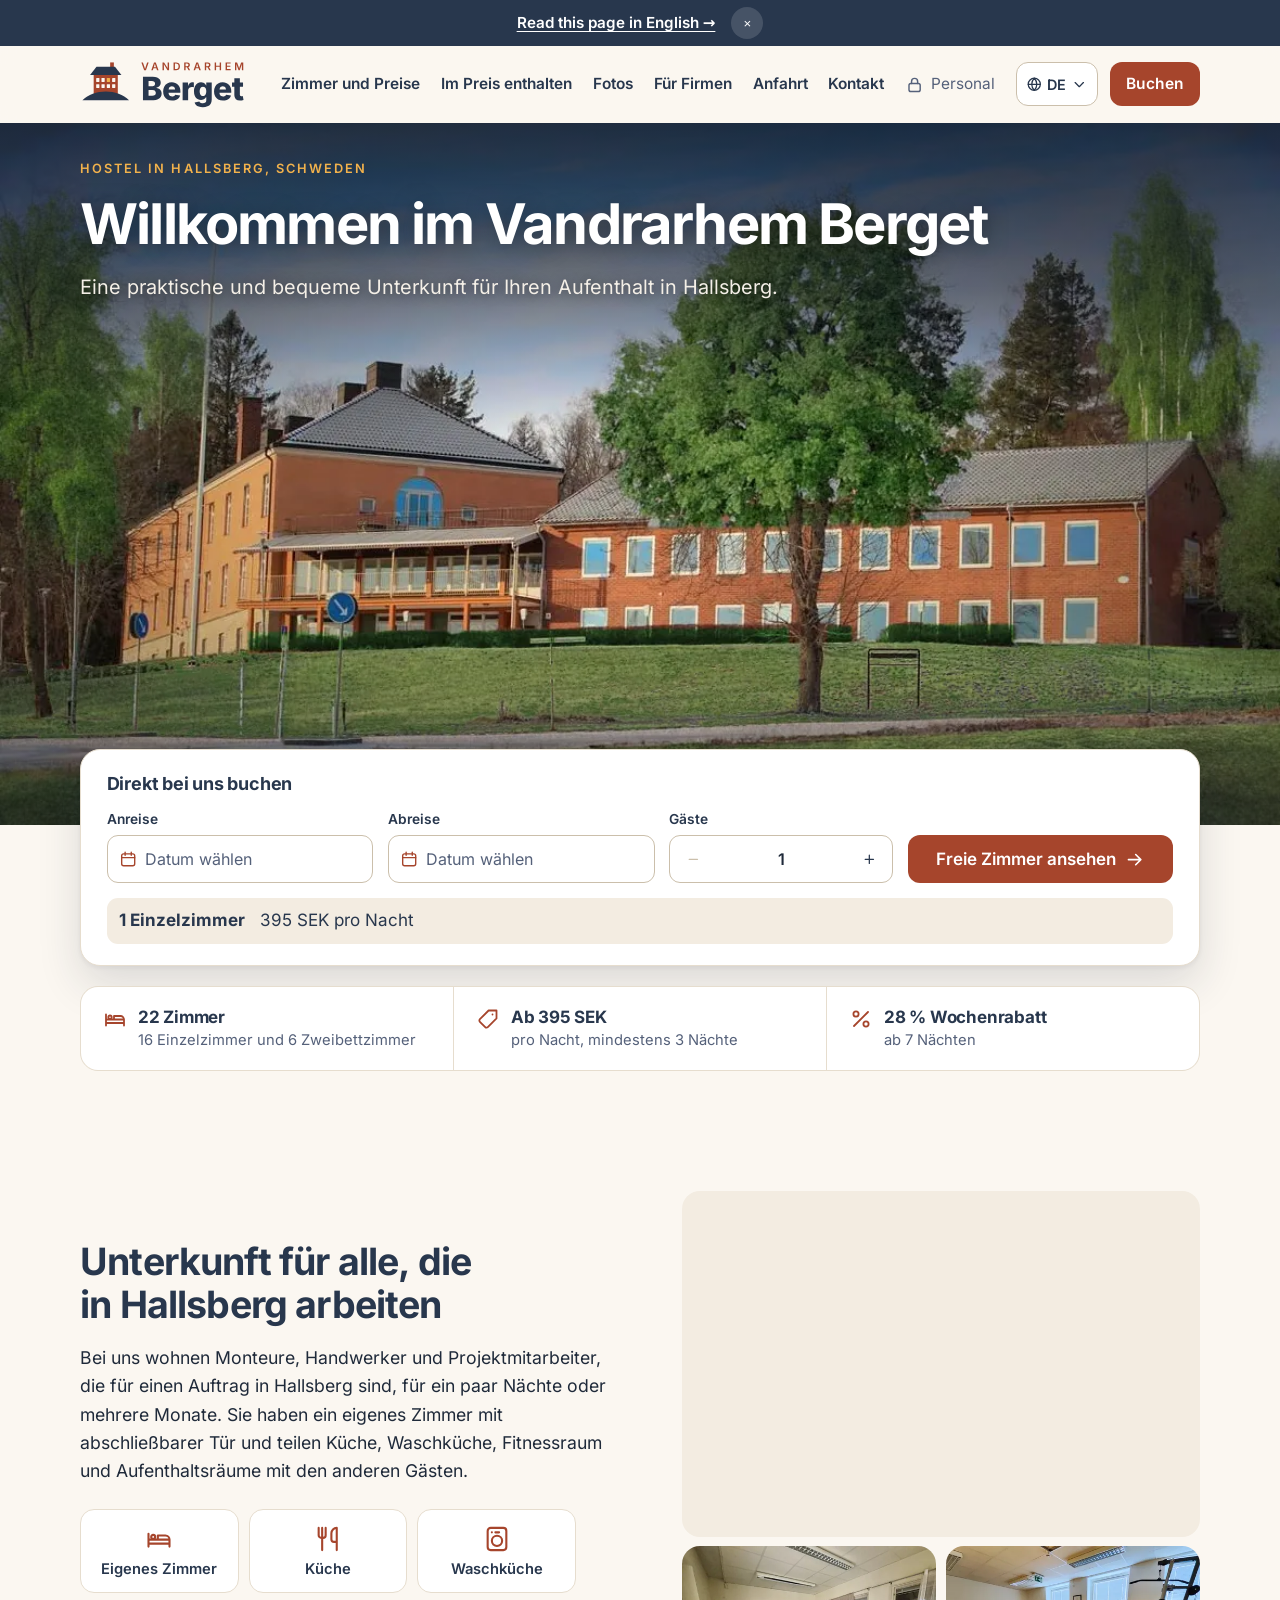
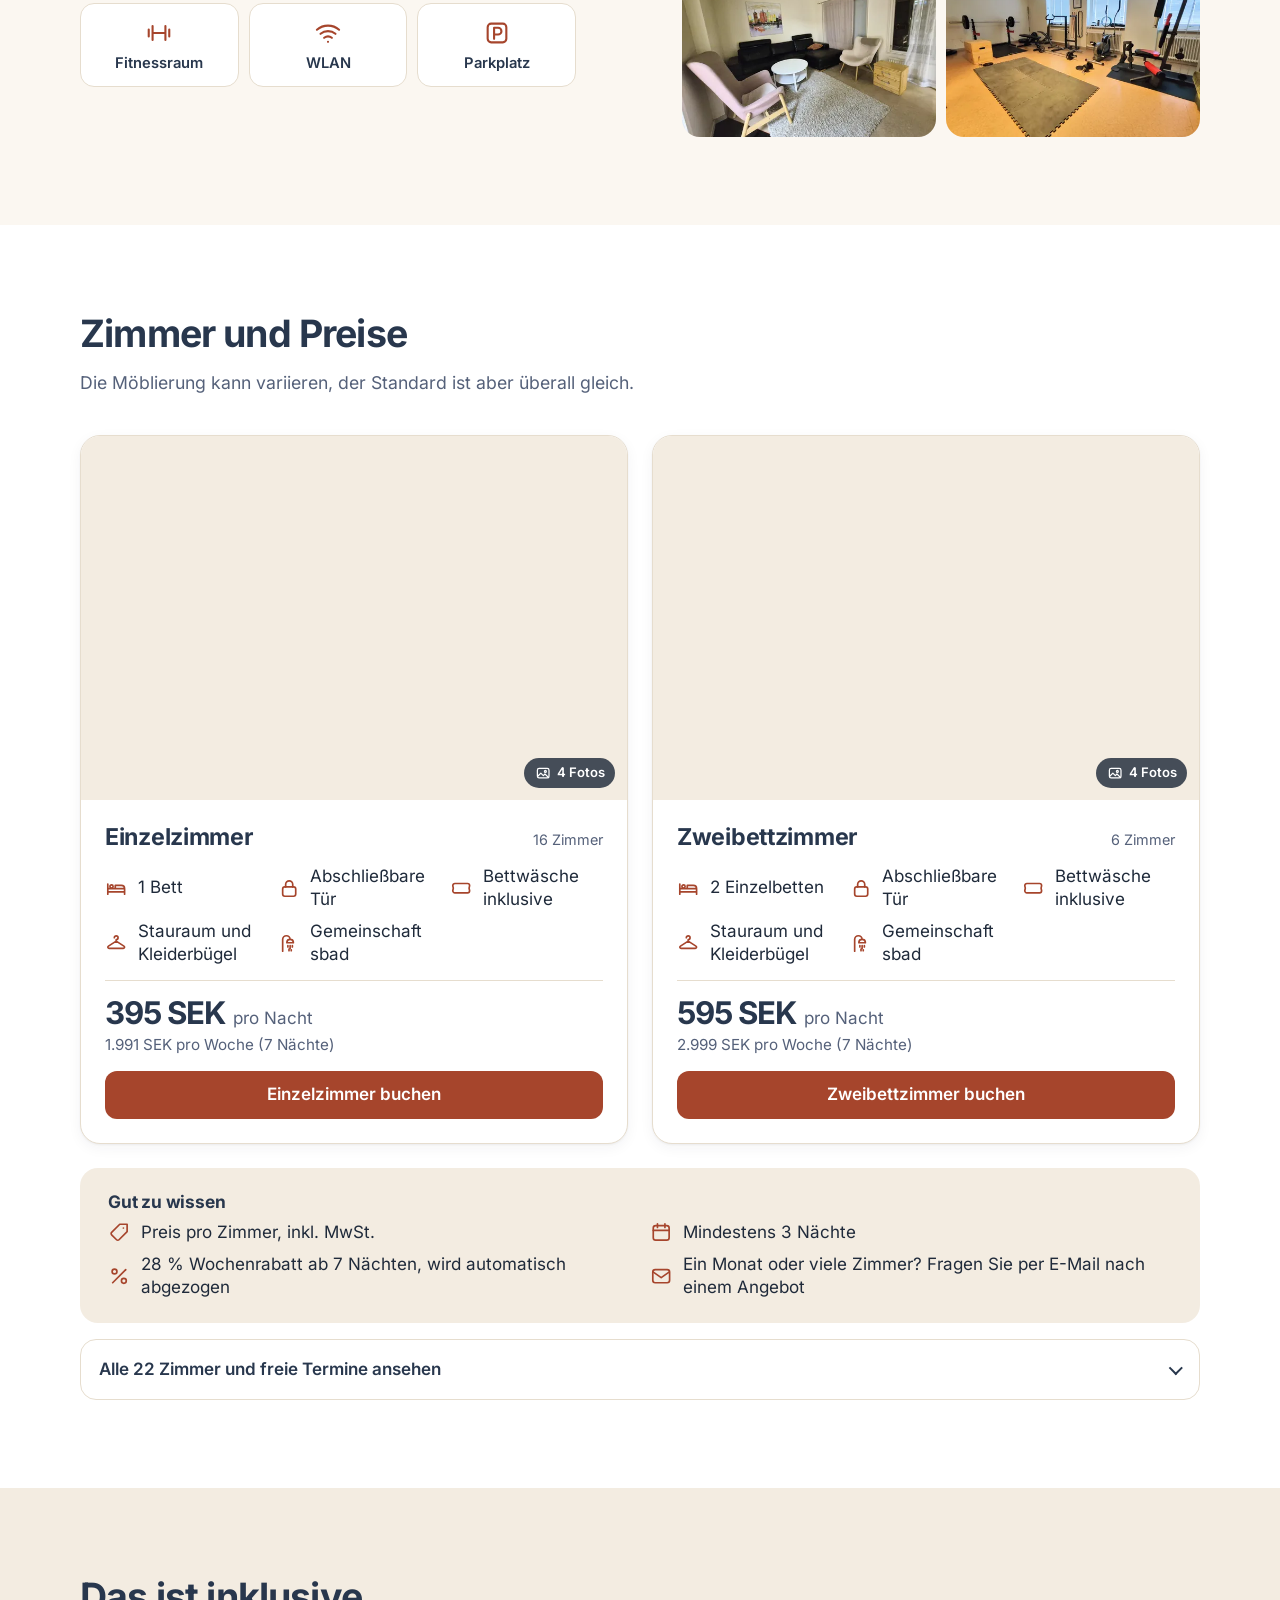
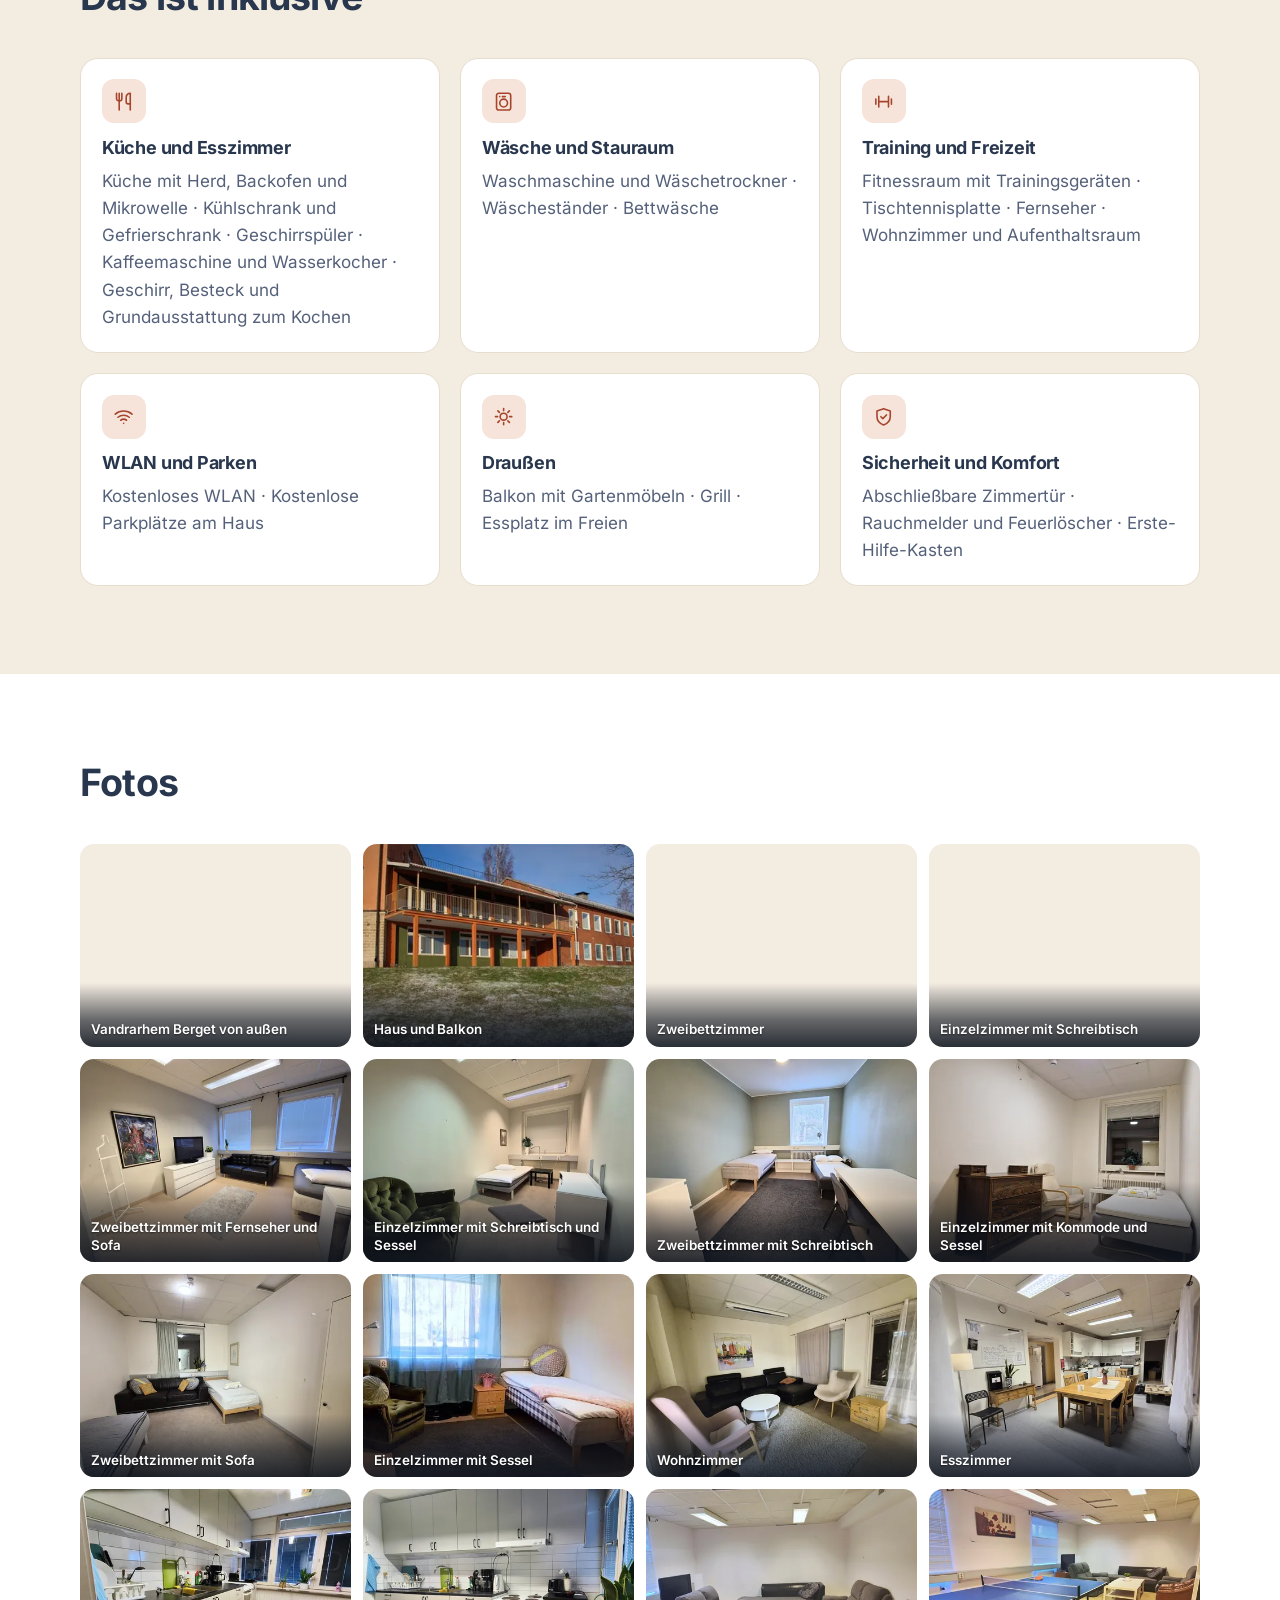
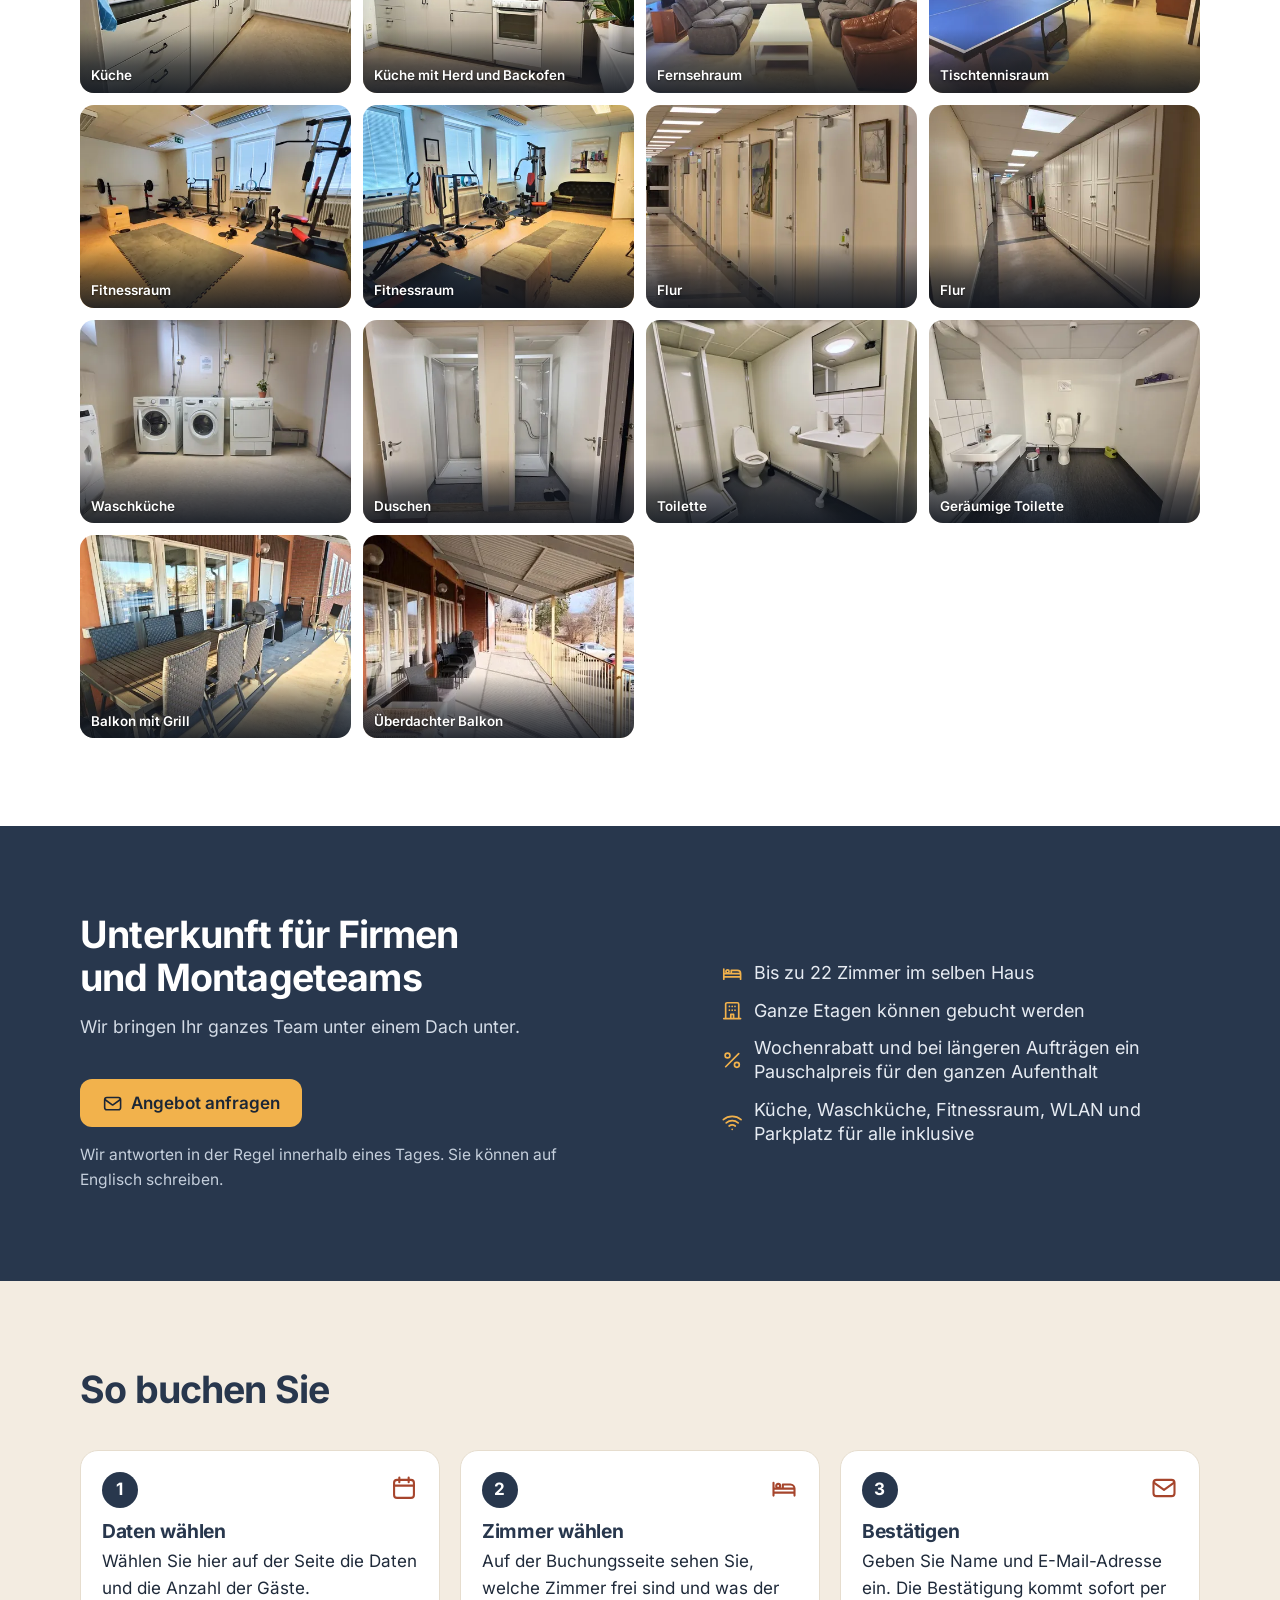
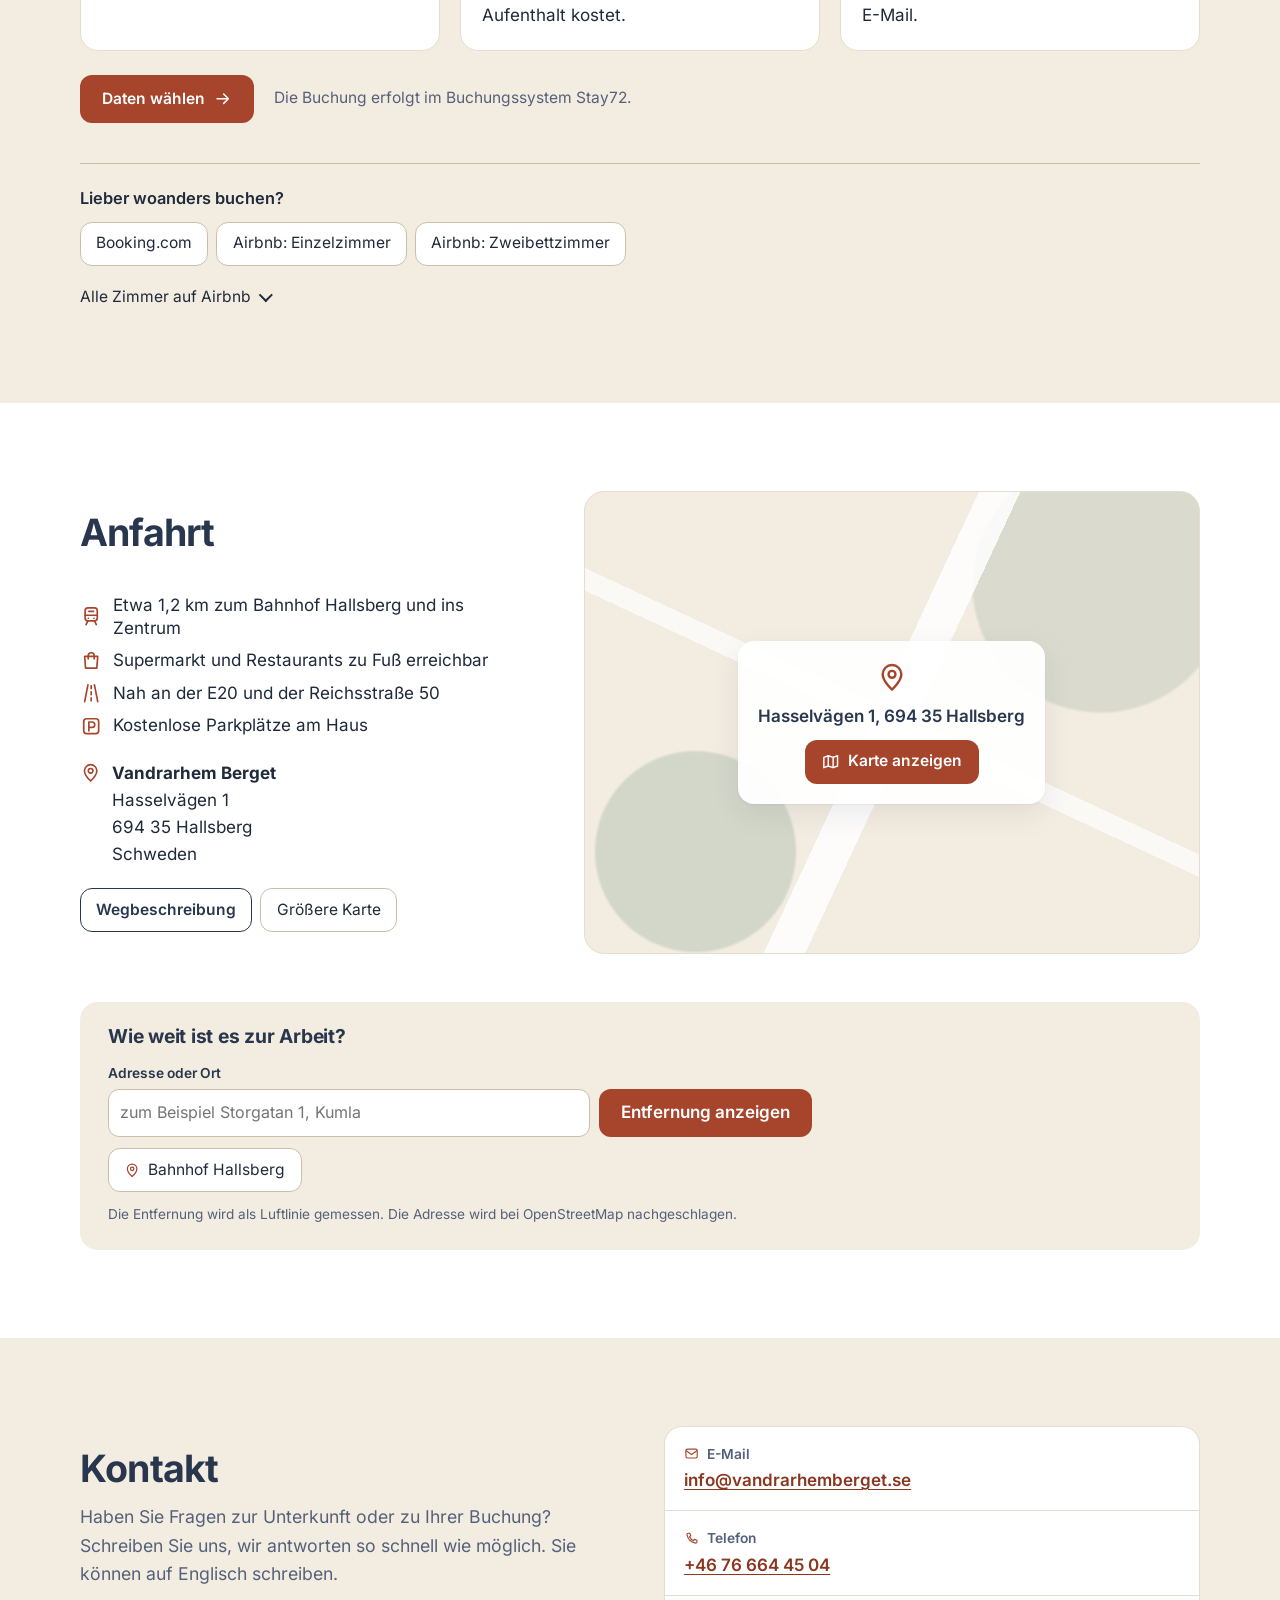
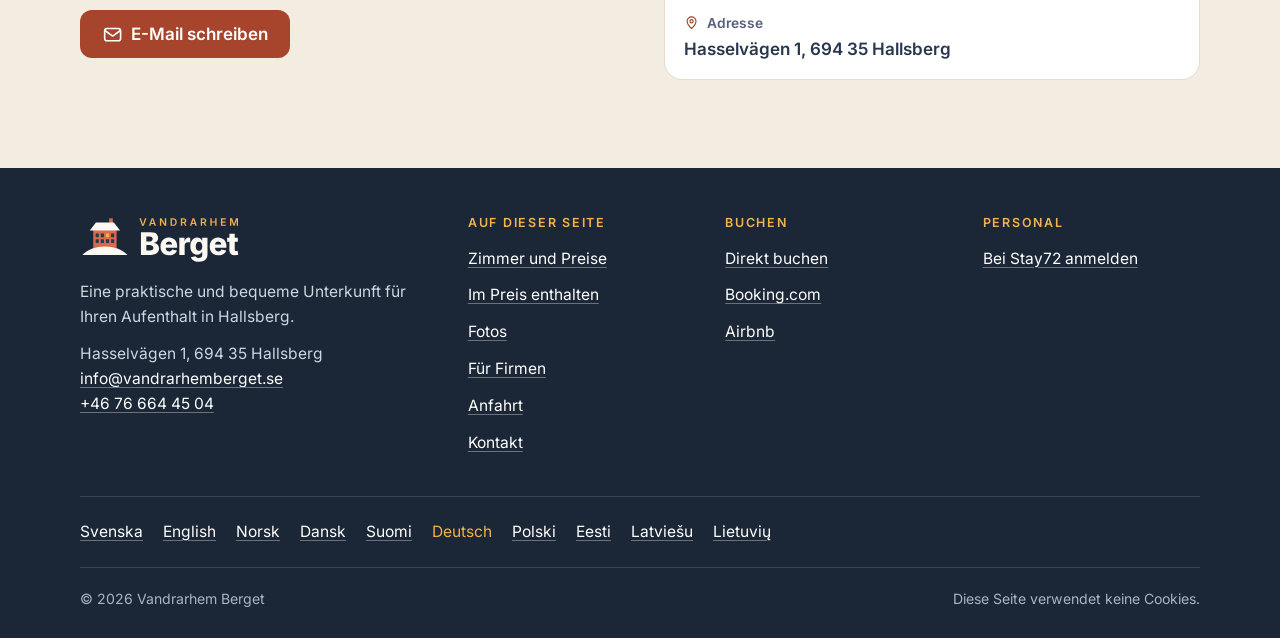
<file: de/index.html>
<!doctype html>
<html lang="de">
<head>
<meta charset="utf-8">
<meta name="viewport" content="width=device-width, initial-scale=1">
<title>Vandrarhem Berget – Monteurzimmer in Hallsberg, Schweden</title>
<meta name="description" content="Monteurzimmer und Unterkunft in Hallsberg, Schweden, für Firmen, Monteure und ganze Teams. Einzelzimmer 395 SEK und Zweibettzimmer 595 SEK pro Nacht. WLAN, Küche, Waschküche, Fitnessraum und Parkplatz inklusive. Direkt buchen.">
<link rel="canonical" href="https://vandrarhemberget.se/de/">
<link rel="alternate" hreflang="sv" href="https://vandrarhemberget.se/">
<link rel="alternate" hreflang="en" href="https://vandrarhemberget.se/en/">
<link rel="alternate" hreflang="nb" href="https://vandrarhemberget.se/nb/">
<link rel="alternate" hreflang="da" href="https://vandrarhemberget.se/da/">
<link rel="alternate" hreflang="fi" href="https://vandrarhemberget.se/fi/">
<link rel="alternate" hreflang="de" href="https://vandrarhemberget.se/de/">
<link rel="alternate" hreflang="pl" href="https://vandrarhemberget.se/pl/">
<link rel="alternate" hreflang="et" href="https://vandrarhemberget.se/et/">
<link rel="alternate" hreflang="lv" href="https://vandrarhemberget.se/lv/">
<link rel="alternate" hreflang="lt" href="https://vandrarhemberget.se/lt/">
<link rel="alternate" hreflang="x-default" href="https://vandrarhemberget.se/en/">
<meta name="theme-color" content="#FBF7F1">
<meta name="format-detection" content="telephone=no">
<link rel="icon" href="../favicon.ico" sizes="48x48">
<link rel="icon" href="../assets/ikon.svg" type="image/svg+xml">
<link rel="apple-touch-icon" href="../assets/ikon-180.png">
<link rel="manifest" href="../site.webmanifest">
<link rel="preload" href="../assets/typsnitt/inter-latin-400.woff2" as="font" type="font/woff2" crossorigin>
<link rel="preload" href="../assets/typsnitt/inter-latin-700.woff2" as="font" type="font/woff2" crossorigin>
<link rel="stylesheet" href="../assets/stil.4bacdb4d.css">
<meta property="og:type" content="website">
<meta property="og:site_name" content="Vandrarhem Berget">
<meta property="og:title" content="Vandrarhem Berget – Monteurzimmer in Hallsberg, Schweden">
<meta property="og:description" content="Monteurzimmer und Unterkunft in Hallsberg, Schweden, für Firmen, Monteure und ganze Teams. Einzelzimmer 395 SEK und Zweibettzimmer 595 SEK pro Nacht. WLAN, Küche, Waschküche, Fitnessraum und Parkplatz inklusive. Direkt buchen.">
<meta property="og:locale" content="de_DE">
<meta property="og:locale:alternate" content="sv_SE">
<meta property="og:locale:alternate" content="en_GB">
<meta property="og:locale:alternate" content="nb_NO">
<meta property="og:locale:alternate" content="da_DK">
<meta property="og:locale:alternate" content="fi_FI">
<meta property="og:locale:alternate" content="pl_PL">
<meta property="og:locale:alternate" content="et_EE">
<meta property="og:locale:alternate" content="lv_LV">
<meta property="og:locale:alternate" content="lt_LT">
<meta property="og:url" content="https://vandrarhemberget.se/de/">
<meta property="og:image" content="https://vandrarhemberget.se/bilder/utsida-huset-1180.jpg?v=1707d518">
<meta property="og:image:width" content="1180">
<meta property="og:image:height" content="651">
<meta property="og:image:alt" content="Vandrarhem Berget von außen">
<meta name="twitter:card" content="summary_large_image">
<script type="application/ld+json">{"@context":"https://schema.org","@type":"Hostel","name":"Vandrarhem Berget","description":"Monteurzimmer und Unterkunft in Hallsberg, Schweden, für Firmen, Monteure und ganze Teams. Einzelzimmer 395 SEK und Zweibettzimmer 595 SEK pro Nacht. WLAN, Küche, Waschküche, Fitnessraum und Parkplatz inklusive. Direkt buchen.","inLanguage":"de","@id":"https://vandrarhemberget.se/#vandrarhem","url":"https://vandrarhemberget.se/de/","image":["https://vandrarhemberget.se/bilder/utsida-huset-1180.jpg?v=1707d518","https://vandrarhemberget.se/bilder/utsida-huset-1180.jpg?v=1707d518","https://vandrarhemberget.se/bilder/utsida-balkongen-1220.jpg?v=98ddb11a","https://vandrarhemberget.se/bilder/tvabaddsrum-dagsljus-1600.jpg?v=fdbbbce8","https://vandrarhemberget.se/bilder/enkelrum-skrivbord-garderob-1600.jpg?v=13ac3ef3","https://vandrarhemberget.se/bilder/tvabaddsrum-tv-soffa-1600.jpg?v=26abb7e6","https://vandrarhemberget.se/bilder/enkelrum-skrivbord-fatolj-1600.jpg?v=654260d3","https://vandrarhemberget.se/bilder/tvabaddsrum-grona-vaggar-1600.jpg?v=19bbdcdc"],"logo":"https://vandrarhemberget.se/assets/ikon-512.png","address":{"@type":"PostalAddress","streetAddress":"Hasselvägen 1","postalCode":"694 35","addressLocality":"Hallsberg","addressRegion":"Örebro län","addressCountry":"SE"},"geo":{"@type":"GeoCoordinates","latitude":59.0683191,"longitude":15.0914269},"email":"info@vandrarhemberget.se","telephone":"+46 76 664 45 04","priceRange":"395–595 SEK","currenciesAccepted":"SEK","numberOfRooms":22,"audience":{"@type":"BusinessAudience","name":"Unterkunft für Firmen und Montageteams"},"amenityFeature":[{"@type":"LocationFeatureSpecification","name":"Küche mit Herd, Backofen und Mikrowelle","value":true},{"@type":"LocationFeatureSpecification","name":"Kühlschrank und Gefrierschrank","value":true},{"@type":"LocationFeatureSpecification","name":"Geschirrspüler","value":true},{"@type":"LocationFeatureSpecification","name":"Kaffeemaschine und Wasserkocher","value":true},{"@type":"LocationFeatureSpecification","name":"Geschirr, Besteck und Grundausstattung zum Kochen","value":true},{"@type":"LocationFeatureSpecification","name":"Waschmaschine und Wäschetrockner","value":true},{"@type":"LocationFeatureSpecification","name":"Wäscheständer","value":true},{"@type":"LocationFeatureSpecification","name":"Bettwäsche","value":true},{"@type":"LocationFeatureSpecification","name":"Fitnessraum mit Trainingsgeräten","value":true},{"@type":"LocationFeatureSpecification","name":"Tischtennisplatte","value":true},{"@type":"LocationFeatureSpecification","name":"Fernseher","value":true},{"@type":"LocationFeatureSpecification","name":"Wohnzimmer und Aufenthaltsraum","value":true},{"@type":"LocationFeatureSpecification","name":"Kostenloses WLAN","value":true},{"@type":"LocationFeatureSpecification","name":"Kostenlose Parkplätze am Haus","value":true},{"@type":"LocationFeatureSpecification","name":"Balkon mit Gartenmöbeln","value":true},{"@type":"LocationFeatureSpecification","name":"Grill","value":true},{"@type":"LocationFeatureSpecification","name":"Essplatz im Freien","value":true},{"@type":"LocationFeatureSpecification","name":"Abschließbare Zimmertür","value":true},{"@type":"LocationFeatureSpecification","name":"Rauchmelder und Feuerlöscher","value":true},{"@type":"LocationFeatureSpecification","name":"Erste-Hilfe-Kasten","value":true}],"containsPlace":[{"@type":"HotelRoom","name":"Einzelzimmer","description":"1 Bett, Abschließbare Tür, Bettwäsche inklusive, Stauraum und Kleiderbügel, Gemeinschaftsbad","occupancy":{"@type":"QuantitativeValue","maxValue":1,"unitCode":"C62"},"bed":{"@type":"BedDetails","typeOfBed":"Single","numberOfBeds":1}},{"@type":"HotelRoom","name":"Zweibettzimmer","description":"2 Einzelbetten, Abschließbare Tür, Bettwäsche inklusive, Stauraum und Kleiderbügel, Gemeinschaftsbad","occupancy":{"@type":"QuantitativeValue","maxValue":2,"unitCode":"C62"},"bed":{"@type":"BedDetails","typeOfBed":"Single","numberOfBeds":2}}],"makesOffer":[{"@type":"Offer","name":"Einzelzimmer","url":"https://app.stay72.com/book/centralunity-holding-ab-1","availability":"https://schema.org/InStock","priceSpecification":{"@type":"UnitPriceSpecification","price":395,"priceCurrency":"SEK","unitCode":"DAY","valueAddedTaxIncluded":true},"eligibleDuration":{"@type":"QuantitativeValue","minValue":3,"unitCode":"DAY"}},{"@type":"Offer","name":"Zweibettzimmer","url":"https://app.stay72.com/book/centralunity-holding-ab-1","availability":"https://schema.org/InStock","priceSpecification":{"@type":"UnitPriceSpecification","price":595,"priceCurrency":"SEK","unitCode":"DAY","valueAddedTaxIncluded":true},"eligibleDuration":{"@type":"QuantitativeValue","minValue":3,"unitCode":"DAY"}}],"potentialAction":{"@type":"ReserveAction","target":{"@type":"EntryPoint","urlTemplate":"https://app.stay72.com/book/centralunity-holding-ab-1","inLanguage":"sv"},"result":{"@type":"LodgingReservation","name":"Vandrarhem Berget"}},"sameAs":["https://www.booking.com/hotel/se/vandrarhem-berget.sv.html?lang=sv"]}</script>
<script type="application/json" id="sidinfo">{"sprak":"de","talformat":"de-DE","minNatter":3,"rabatt":28,"rabattFran":7,"rum":{"enkel":{"antal":16,"pris":395},"dubbel":{"antal":6,"pris":595}},"stay72":"https://app.stay72.com/book/centralunity-holding-ab-1","stay72Skript":"https://app.stay72.com/embed/stay72-booking.js","adress":"Hasselvägen 1, 694 35 Hallsberg","plats":{"lat":59.0683191,"lon":15.0914269},"station":{"lat":59.0671196,"lon":15.1107975},"andraSprak":[{"kod":"sv","text":"Läs sidan på svenska","lank":"../"},{"kod":"en","text":"Read this page in English","lank":"../en/"},{"kod":"nb","text":"Les siden på norsk","lank":"../nb/"},{"kod":"da","text":"Læs siden på dansk","lank":"../da/"},{"kod":"fi","text":"Lue tämä sivu suomeksi","lank":"../fi/"},{"kod":"pl","text":"Czytaj tę stronę po polsku","lank":"../pl/"},{"kod":"et","text":"Loe seda lehte eesti keeles","lank":"../et/"},{"kod":"lv","text":"Lasīt šo lapu latviski","lank":"../lv/"},{"kod":"lt","text":"Skaityti šį puslapį lietuviškai","lank":"../lt/"}],"t":{"valjIn":"Anreise wählen","valjUt":"Abreise wählen","minst":"Mindestens 3 Nächte","natter":"one:{n} Nacht|other:{n} Nächte","antalEnkel":"one:{n} Einzelzimmer|other:{n} Einzelzimmer","antalDubbel":"one:{n} Zweibettzimmer|other:{n} Zweibettzimmer","perNatt":"{pris} SEK pro Nacht","vistelse":"{natter}: {pris} SEK","vistelseRabatt":"{natter}: {pris} SEK mit Wochenrabatt","felDatum":"Bitte Anreise und Abreise wählen.","felMinst":"Der Mindestaufenthalt beträgt 3 Nächte. Bitte eine spätere Abreise wählen.","raknare":"Foto {nr} von {antal}","allaTitel":"Alle Zimmer und freie Termine","stang":"Schließen","avstand":{"rubrik":"Wie weit ist es zur Arbeit?","etikett":"Adresse oder Ort","exempel":"zum Beispiel Storgatan 1, Kumla","knapp":"Entfernung anzeigen","station":"Bahnhof Hallsberg","soker":"Suche …","resultat":"Etwa {avstand} Luftlinie bis {plats}.","meter":"{n} Meter","km":"{n} km","vag":"Route und Fahrzeit anzeigen","felHittas":"Diese Adresse haben wir nicht gefunden. Geben Sie bitte auch den Ort an, zum Beispiel „Storgatan 1, Kumla“.","felTeknik":"Die Adresse konnte gerade nicht nachgeschlagen werden. Die Route lässt sich trotzdem öffnen.","not":"Die Entfernung wird als Luftlinie gemessen. Die Adresse wird bei OpenStreetMap nachgeschlagen."}}}</script>
<script src="../assets/app.d2f055d1.js" defer></script>
</head>
<body>
<a class="hoppa" href="#innehall">Zum Inhalt springen</a>
<div class="sprakrad" data-sprakrad hidden></div>
<header class="topp" data-topp>
  <div class="ram topp__rad">
    <a class="logga" href="#topp" aria-label="Vandrarhem Berget, zum Seitenanfang"><svg class="logga__bild" aria-hidden="true" focusable="false" xmlns="http://www.w3.org/2000/svg" viewBox="0 0 206.95 61.65"><g transform="translate(0 -7)"><rect x="17" y="24" width="30" height="26" fill="#A6452C"/><rect x="37.5" y="10" width="4.6" height="7" fill="#A6452C"/><path d="M12.5 25.5 20.5 15.5h23l8 10z" fill="#28374D"/><rect x="20.1" y="29.4" width="4" height="4.8" rx=".5" fill="#FBF7F1"/><rect x="26.7" y="29.4" width="4" height="4.8" rx=".5" fill="#FBF7F1"/><rect x="33.3" y="29.4" width="4" height="4.8" rx=".5" fill="#F2B24C"/><rect x="39.9" y="29.4" width="4" height="4.8" rx=".5" fill="#FBF7F1"/><rect x="20.1" y="37" width="4" height="4.8" rx=".5" fill="#FBF7F1"/><rect x="26.7" y="37" width="4" height="4.8" rx=".5" fill="#FBF7F1"/><rect x="33.3" y="37" width="4" height="4.8" rx=".5" fill="#FBF7F1"/><rect x="39.9" y="37" width="4" height="4.8" rx=".5" fill="#FBF7F1"/><path d="M3 57C17 42.5 47 42.5 61 57z" fill="#28374D"/><path d="M79.77 19.67 76.32 10H78.22L79.94 15.02Q80.18 15.78 80.46 16.76Q80.73 17.74 81.06 18.98H80.7Q81.02 17.72 81.29 16.75Q81.56 15.78 81.79 15.02L83.45 10H85.35L81.96 19.67ZM88.63 19.67 92 10H94.2L97.65 19.67H95.75L94.03 14.65Q93.78 13.87 93.51 12.89Q93.23 11.9 92.9 10.65H93.27Q92.94 11.92 92.68 12.91Q92.42 13.89 92.18 14.65L90.52 19.67ZM90.59 17.27V15.88H95.68V17.27ZM102.58 19.67V10H104.54L107.88 15.33Q108.09 15.66 108.32 16.08Q108.55 16.5 108.81 17.01Q109.06 17.53 109.3 18.16H109.11Q109.06 17.61 109.03 17.04Q108.99 16.46 108.98 15.95Q108.96 15.43 108.96 15.07V10H110.72V19.67H108.75L105.74 14.87Q105.45 14.41 105.2 13.97Q104.95 13.52 104.65 12.95Q104.36 12.39 103.95 11.59H104.19Q104.23 12.3 104.27 12.93Q104.3 13.56 104.32 14.06Q104.34 14.56 104.34 14.87V19.67ZM119.57 19.67H117.13V18.17H119.49Q120.5 18.17 121.18 17.8Q121.86 17.42 122.2 16.68Q122.54 15.94 122.54 14.82Q122.54 13.72 122.2 12.98Q121.86 12.24 121.19 11.87Q120.53 11.5 119.53 11.5H117.08V10H119.64Q121.08 10 122.11 10.58Q123.14 11.16 123.69 12.24Q124.25 13.32 124.25 14.82Q124.25 16.33 123.69 17.42Q123.14 18.51 122.09 19.09Q121.04 19.67 119.57 19.67ZM118.04 10V19.67H116.3V10ZM129.53 19.67V10H133.15Q134.26 10 135.01 10.39Q135.77 10.78 136.16 11.48Q136.55 12.18 136.55 13.1Q136.55 14.02 136.16 14.7Q135.77 15.38 135 15.75Q134.24 16.12 133.12 16.12H130.54V14.69H132.89Q133.55 14.69 133.96 14.5Q134.38 14.32 134.58 13.96Q134.78 13.6 134.78 13.1Q134.78 12.58 134.58 12.21Q134.38 11.84 133.96 11.65Q133.54 11.46 132.88 11.46H131.27V19.67ZM134.97 19.67 132.62 15.28H134.52L136.91 19.67ZM141.19 19.67 144.56 10H146.76L150.21 19.67H148.31L146.59 14.65Q146.34 13.87 146.07 12.89Q145.79 11.9 145.46 10.65H145.83Q145.5 11.92 145.24 12.91Q144.98 13.89 144.74 14.65L143.08 19.67ZM143.16 17.27V15.88H148.25V17.27ZM155.14 19.67V10H158.75Q159.86 10 160.62 10.39Q161.38 10.78 161.77 11.48Q162.16 12.18 162.16 13.1Q162.16 14.02 161.77 14.7Q161.37 15.38 160.61 15.75Q159.84 16.12 158.73 16.12H156.15V14.69H158.5Q159.16 14.69 159.57 14.5Q159.99 14.32 160.19 13.96Q160.39 13.6 160.39 13.1Q160.39 12.58 160.19 12.21Q159.99 11.84 159.57 11.65Q159.15 11.46 158.49 11.46H156.87V19.67ZM160.58 19.67 158.23 15.28H160.12L162.52 19.67ZM167.44 19.67V10H169.18V14H173.67V10H175.4V19.67H173.67V15.46H169.18V19.67ZM180.99 19.67V10H187.27V11.46H182.72V14.07H186.93V15.51H182.72V18.21H187.29V19.67ZM192.67 19.67V10H195.28L197.11 14.99Q197.21 15.27 197.33 15.71Q197.45 16.14 197.57 16.65Q197.7 17.16 197.81 17.64Q197.93 18.12 198.01 18.49H197.66Q197.73 18.13 197.85 17.65Q197.96 17.18 198.09 16.67Q198.21 16.16 198.33 15.72Q198.45 15.28 198.54 14.99L200.36 10H202.97V19.67H201.25V14.79Q201.25 14.48 201.26 14.04Q201.26 13.6 201.27 13.09Q201.29 12.58 201.3 12.07Q201.31 11.55 201.31 11.09H201.44Q201.31 11.6 201.15 12.13Q201 12.67 200.85 13.17Q200.7 13.67 200.57 14.1Q200.44 14.52 200.34 14.79L198.56 19.67H197.09L195.28 14.79Q195.18 14.52 195.05 14.11Q194.91 13.69 194.76 13.19Q194.61 12.69 194.46 12.15Q194.3 11.61 194.15 11.09H194.3Q194.3 11.52 194.32 12.03Q194.33 12.54 194.34 13.05Q194.35 13.56 194.36 14.01Q194.37 14.47 194.37 14.79V19.67Z" fill="#A6452C"/><path d="M78.28 57V27.72H90.43Q93.69 27.72 95.91 28.66Q98.13 29.6 99.24 31.26Q100.35 32.92 100.35 35.15Q100.35 36.82 99.65 38.12Q98.96 39.43 97.73 40.28Q96.5 41.14 94.91 41.47V41.79Q96.66 41.85 98.16 42.72Q99.66 43.6 100.58 45.15Q101.49 46.7 101.49 48.82Q101.49 51.18 100.3 53.03Q99.11 54.88 96.85 55.94Q94.59 57 91.33 57ZM85.22 51.4H89.7Q92.04 51.4 93.15 50.5Q94.26 49.61 94.26 48.04Q94.26 46.9 93.73 46.05Q93.2 45.21 92.2 44.75Q91.21 44.28 89.84 44.28H85.22ZM85.22 39.78H89.25Q90.41 39.78 91.32 39.39Q92.23 39 92.75 38.26Q93.28 37.52 93.28 36.46Q93.28 34.99 92.21 34.12Q91.15 33.26 89.36 33.26H85.22ZM114.44 57.41Q111 57.41 108.51 56.05Q106.01 54.68 104.68 52.15Q103.36 49.61 103.36 46.09Q103.36 42.71 104.68 40.16Q106.01 37.6 108.45 36.18Q110.89 34.75 114.19 34.75Q116.51 34.75 118.44 35.48Q120.38 36.21 121.8 37.63Q123.23 39.06 124 41.14Q124.78 43.22 124.78 45.95V47.68H105.8V43.69H121.52L118.31 44.64Q118.31 43.11 117.85 42Q117.39 40.9 116.49 40.31Q115.58 39.72 114.25 39.72Q112.91 39.72 111.99 40.32Q111.06 40.92 110.58 41.99Q110.1 43.07 110.1 44.5V47.37Q110.1 49.06 110.66 50.19Q111.22 51.32 112.22 51.88Q113.22 52.44 114.56 52.44Q115.48 52.44 116.24 52.18Q117 51.93 117.54 51.42Q118.08 50.91 118.35 50.18L124.47 51.18Q123.92 53.07 122.57 54.47Q121.22 55.88 119.17 56.65Q117.12 57.41 114.44 57.41ZM127.57 57V35.03H134.23V39.04H134.47Q135.06 36.86 136.43 35.8Q137.79 34.75 139.6 34.75Q140.07 34.75 140.59 34.81Q141.11 34.87 141.55 34.99V40.96Q141.05 40.79 140.26 40.7Q139.46 40.61 138.83 40.61Q137.58 40.61 136.57 41.17Q135.57 41.73 135 42.71Q134.43 43.69 134.43 45.01V57ZM152.67 65.69Q149.8 65.69 147.66 64.96Q145.52 64.23 144.19 62.94Q142.86 61.64 142.47 59.93L148.42 58.71Q148.62 59.3 149.15 59.8Q149.68 60.3 150.55 60.61Q151.41 60.91 152.63 60.91Q154.73 60.91 155.86 59.97Q156.99 59.02 156.99 57.06V53.17H156.46Q156.07 54.15 155.29 54.96Q154.52 55.76 153.33 56.23Q152.14 56.71 150.51 56.71Q148.09 56.71 146.1 55.58Q144.1 54.45 142.9 52.08Q141.7 49.71 141.7 46.01Q141.7 42.16 142.94 39.67Q144.18 37.17 146.17 35.96Q148.17 34.75 150.49 34.75Q152.24 34.75 153.49 35.34Q154.73 35.93 155.55 36.87Q156.36 37.8 156.78 38.8H156.97V35.03H163.75V56.51Q163.75 59.54 162.35 61.58Q160.94 63.62 158.45 64.65Q155.95 65.69 152.67 65.69ZM152.85 51.67Q154.16 51.67 155.09 51.01Q156.01 50.34 156.5 49.05Q156.99 47.76 156.99 45.99Q156.99 44.19 156.5 42.87Q156.01 41.55 155.1 40.84Q154.18 40.12 152.85 40.12Q151.53 40.12 150.62 40.85Q149.7 41.59 149.23 42.91Q148.76 44.23 148.76 45.99Q148.76 47.76 149.23 49.04Q149.7 50.32 150.62 51Q151.53 51.67 152.85 51.67ZM177.71 57.41Q174.27 57.41 171.77 56.05Q169.28 54.68 167.95 52.15Q166.62 49.61 166.62 46.09Q166.62 42.71 167.95 40.16Q169.28 37.6 171.71 36.18Q174.15 34.75 177.45 34.75Q179.77 34.75 181.71 35.48Q183.64 36.21 185.07 37.63Q186.49 39.06 187.27 41.14Q188.05 43.22 188.05 45.95V47.68H169.06V43.69H184.78L181.58 44.64Q181.58 43.11 181.12 42Q180.66 40.9 179.75 40.31Q178.85 39.72 177.51 39.72Q176.18 39.72 175.25 40.32Q174.33 40.92 173.85 41.99Q173.37 43.07 173.37 44.5V47.37Q173.37 49.06 173.93 50.19Q174.49 51.32 175.49 51.88Q176.49 52.44 177.83 52.44Q178.75 52.44 179.51 52.18Q180.26 51.93 180.8 51.42Q181.34 50.91 181.62 50.18L187.73 51.18Q187.18 53.07 185.84 54.47Q184.49 55.88 182.44 56.65Q180.38 57.41 177.71 57.41ZM202.69 35.03V40.12H188.97V35.03ZM191.88 29.8H198.74V50.28Q198.74 51.14 199.15 51.57Q199.56 51.99 200.49 51.99Q200.84 51.99 201.48 51.91Q202.12 51.83 202.39 51.75L203.28 56.74Q202.12 57.08 201.04 57.2Q199.96 57.31 198.99 57.31Q195.5 57.31 193.69 55.67Q191.88 54.03 191.88 50.89Z" fill="#28374D"/></g></svg></a>
    <details class="sprakval" data-sprakval>
      <summary aria-label="Sprache: Deutsch"><svg class="ikon" viewBox="0 0 24 24" width="24" height="24" fill="none" stroke="currentColor" stroke-width="1.8" stroke-linecap="round" stroke-linejoin="round" aria-hidden="true" focusable="false"><circle cx="12" cy="12" r="8.8"/><path d="M3.2 12h17.6M12 3.2c2.4 2.5 3.7 5.4 3.7 8.8s-1.3 6.3-3.7 8.8c-2.4-2.5-3.7-5.4-3.7-8.8s1.3-6.3 3.7-8.8Z"/></svg><span>DE</span><svg class="ikon sprakval__pil" viewBox="0 0 24 24" width="24" height="24" fill="none" stroke="currentColor" stroke-width="1.8" stroke-linecap="round" stroke-linejoin="round" aria-hidden="true" focusable="false"><path d="m6 9.5 6 6 6-6"/></svg></summary>
      <ul>
        <li><a href="../" lang="sv" hreflang="sv">Svenska</a></li>
        <li><a href="../en/" lang="en" hreflang="en">English</a></li>
        <li><a href="../nb/" lang="nb" hreflang="nb">Norsk</a></li>
        <li><a href="../da/" lang="da" hreflang="da">Dansk</a></li>
        <li><a href="../fi/" lang="fi" hreflang="fi">Suomi</a></li>
        <li><a href="../de/" lang="de" aria-current="true">Deutsch</a></li>
        <li><a href="../pl/" lang="pl" hreflang="pl">Polski</a></li>
        <li><a href="../et/" lang="et" hreflang="et">Eesti</a></li>
        <li><a href="../lv/" lang="lv" hreflang="lv">Latviešu</a></li>
        <li><a href="../lt/" lang="lt" hreflang="lt">Lietuvių</a></li>
      </ul>
    </details>
    <a class="knapp knapp--primar knapp--liten topp__boka" href="#boka">Buchen</a>
    <button class="menyknapp" type="button" aria-expanded="false" aria-controls="meny" data-menyknapp>
      <span class="dold">Menü</span><svg class="ikon menyknapp__oppna" viewBox="0 0 24 24" width="24" height="24" fill="none" stroke="currentColor" stroke-width="1.8" stroke-linecap="round" stroke-linejoin="round" aria-hidden="true" focusable="false"><path d="M4 7h16M4 12h16M4 17h16"/></svg><svg class="ikon menyknapp__stang" viewBox="0 0 24 24" width="24" height="24" fill="none" stroke="currentColor" stroke-width="1.8" stroke-linecap="round" stroke-linejoin="round" aria-hidden="true" focusable="false"><path d="m6 6 12 12M18 6 6 18"/></svg>
    </button>
    <nav class="meny" id="meny" aria-label="Menü" data-meny>
      <ul>
        <li><a href="#rum">Zimmer und Preise</a></li>
        <li><a href="#ingar">Im Preis enthalten</a></li>
        <li><a href="#bilder">Fotos</a></li>
        <li><a href="#foretag">Für Firmen</a></li>
        <li><a href="#hitta-hit">Anfahrt</a></li>
        <li><a href="#kontakt">Kontakt</a></li>
        <li><a class="meny__personal" href="https://app.stay72.com/login" rel="nofollow" title="Anmeldung für das Personal, in Stay72"><svg class="ikon" viewBox="0 0 24 24" width="24" height="24" fill="none" stroke="currentColor" stroke-width="1.8" stroke-linecap="round" stroke-linejoin="round" aria-hidden="true" focusable="false"><rect x="5" y="10.6" width="14" height="10" rx="2.3"/><path d="M8.2 10.6V8a3.8 3.8 0 0 1 7.6 0v2.6"/></svg>Personal</a></li>
      </ul>
    </nav>
  </div>
</header>
<main id="innehall">
<section class="start start--foto" id="topp" style="--fokus-smal: 70% 42%; --fokus-bred: 50% 40%">
  <div class="start__fond"><picture><source type="image/webp" srcset="../bilder/utsida-huset-480.webp?v=1707d518 480w, ../bilder/utsida-huset-800.webp?v=1707d518 800w, ../bilder/utsida-huset-1180.webp?v=1707d518 1180w" sizes="100vw"><img src="../bilder/utsida-huset-800.jpg?v=1707d518" alt="Vandrarhem Berget von außen" width="1180" height="651" fetchpriority="high" decoding="async"></picture></div>
  <div class="ram start__inre">
    <p class="overrubrik">Hostel in Hallsberg, Schweden</p>
    <h1>Willkommen im Vandrarhem Berget</h1>
    <p class="ingress">Eine praktische und bequeme Unterkunft für Ihren Aufenthalt in Hallsberg.</p>
  </div>
</section>

<div class="ram bokningsrad">
  <form class="bokning" id="boka" action="https://app.stay72.com/book/centralunity-holding-ab-1" method="get" data-bokning>
    <h2 class="bokning__rubrik">Direkt bei uns buchen</h2>
    <div class="bokning__rutnat">
      <div class="bokning__datum" data-datum>
        <div class="falt" data-datum-reserv>
          <label for="incheckning">Anreise</label>
          <input type="date" id="incheckning" name="check_in_date" required>
        </div>
        <div class="falt" data-datum-reserv>
          <label for="utcheckning">Abreise</label>
          <input type="date" id="utcheckning" name="check_out_date" required>
        </div>
        <div class="datumval" data-datumval hidden>
          <div class="falt">
            <span class="falt__etikett" id="datum-in-etikett">Anreise</span>
            <button class="datumknapp ar-tom" type="button" data-datum-knapp="start" aria-labelledby="datum-in-etikett datum-in-varde" aria-haspopup="dialog" aria-expanded="false" aria-controls="kalender"><svg class="ikon" viewBox="0 0 24 24" width="24" height="24" fill="none" stroke="currentColor" stroke-width="1.8" stroke-linecap="round" stroke-linejoin="round" aria-hidden="true" focusable="false"><rect x="3.5" y="5" width="17" height="15.5" rx="2.6"/><path d="M3.5 10h17M8 3v4M16 3v4"/></svg><span id="datum-in-varde" data-datum-varde>Datum wählen</span></button>
          </div>
          <div class="falt">
            <span class="falt__etikett" id="datum-ut-etikett">Abreise</span>
            <button class="datumknapp ar-tom" type="button" data-datum-knapp="slut" aria-labelledby="datum-ut-etikett datum-ut-varde" aria-haspopup="dialog" aria-expanded="false" aria-controls="kalender"><svg class="ikon" viewBox="0 0 24 24" width="24" height="24" fill="none" stroke="currentColor" stroke-width="1.8" stroke-linecap="round" stroke-linejoin="round" aria-hidden="true" focusable="false"><rect x="3.5" y="5" width="17" height="15.5" rx="2.6"/><path d="M3.5 10h17M8 3v4M16 3v4"/></svg><span id="datum-ut-varde" data-datum-varde>Datum wählen</span></button>
          </div>
        </div>
        <div class="kalender" id="kalender" role="dialog" aria-label="Datum wählen" data-kalender hidden>
          <div class="kalender__topp">
            <button class="kalender__nav" type="button" data-kal-forra aria-label="Vorheriger Monat"><svg class="ikon" viewBox="0 0 24 24" width="24" height="24" fill="none" stroke="currentColor" stroke-width="1.8" stroke-linecap="round" stroke-linejoin="round" aria-hidden="true" focusable="false"><path d="m14.5 5.5-6.5 6.5 6.5 6.5"/></svg></button>
            <button class="kalender__nav" type="button" data-kal-nasta aria-label="Nächster Monat"><svg class="ikon" viewBox="0 0 24 24" width="24" height="24" fill="none" stroke="currentColor" stroke-width="1.8" stroke-linecap="round" stroke-linejoin="round" aria-hidden="true" focusable="false"><path d="m9.5 5.5 6.5 6.5-6.5 6.5"/></svg></button>
          </div>
          <div class="kalender__manader" data-kal-manader></div>
          <div class="kalender__fot">
            <p class="kalender__tips" data-kal-tips aria-live="polite"></p>
            <button class="knapp knapp--tyst knapp--liten" type="button" data-kal-rensa>Löschen</button>
            <button class="knapp knapp--primar knapp--liten" type="button" data-kal-klar>Fertig</button>
          </div>
        </div>
      </div>
      <div class="falt falt--gaster">
        <label for="gaster">Gäste</label>
        <div class="stegare">
          <button class="stegare__knapp" type="button" data-gaster-steg="-1" aria-label="Weniger Gäste" hidden><svg class="ikon" viewBox="0 0 24 24" width="24" height="24" fill="none" stroke="currentColor" stroke-width="1.8" stroke-linecap="round" stroke-linejoin="round" aria-hidden="true" focusable="false"><path d="M6 12h12"/></svg></button>
          <input type="number" id="gaster" name="guests" value="1" min="1" max="500" step="1" inputmode="numeric" required>
          <button class="stegare__knapp" type="button" data-gaster-steg="1" aria-label="Mehr Gäste" hidden><svg class="ikon" viewBox="0 0 24 24" width="24" height="24" fill="none" stroke="currentColor" stroke-width="1.8" stroke-linecap="round" stroke-linejoin="round" aria-hidden="true" focusable="false"><path d="M12 6v12M6 12h12"/></svg></button>
        </div>
      </div>
      <div class="bokning__svar" data-bokning-svar hidden>
        <p class="bokning__fel" data-bokning-fel role="alert" hidden></p>
        <p class="forslag__rad" data-forslag-ett><strong data-forslag-rum></strong><span data-forslag-pris></span></p>
        <fieldset class="forslag__val" data-forslag-val hidden>
          <legend>Zimmervorschlag</legend>
          <label class="val" data-forslag-id="dela">
            <input type="radio" name="rumsval" value="dela" form="rumsval-utanfor" checked>
            <span class="val__namn">Zimmer teilen</span>
            <span class="val__rum" data-forslag-rum></span>
            <span class="val__pris" data-forslag-pris></span>
          </label>
          <label class="val" data-forslag-id="eget">
            <input type="radio" name="rumsval" value="eget" form="rumsval-utanfor">
            <span class="val__namn">Eigenes Zimmer für jeden</span>
            <span class="val__rum" data-forslag-rum></span>
            <span class="val__pris" data-forslag-pris></span>
          </label>
        </fieldset>
        <p class="forslag__stort" data-forslag-stort hidden>Das Hostel hat 28 Betten. Wir haben außerdem Häuser und Wohnungen in der Umgebung. Senden Sie uns eine Anfrage, dann erstellen wir einen Vorschlag für die ganze Gruppe.</p>
        <p class="forslag__not" data-forslag-flera hidden>Auf der Buchungsseite buchen Sie ein Zimmer nach dem anderen. <a href="https://app.stay72.com/book/centralunity-holding-ab-1" data-forslag-offert hidden>Angebot für alle Zimmer anfragen</a></p>
        <p class="forslag__not" data-forslag-offertnot hidden>Klicken Sie auf der Buchungsseite auf „Skicka en förfrågan“ (Anfrage senden). Daten und Personenzahl sind bereits ausgefüllt.</p>
        <p class="dold" data-forslag-las aria-live="polite"></p>
      </div>
      <button class="knapp knapp--primar bokning__knapp" type="submit"><span data-bokning-knapptext data-offert="Angebot anfragen">Freie Zimmer ansehen</span><svg class="ikon" viewBox="0 0 24 24" width="24" height="24" fill="none" stroke="currentColor" stroke-width="1.8" stroke-linecap="round" stroke-linejoin="round" aria-hidden="true" focusable="false"><path d="M5 12h14M13.2 6.2 19 12l-5.8 5.8"/></svg></button>
    </div>
  </form>
  <form id="rumsval-utanfor" hidden></form>

  <ul class="fakta">
    <li><svg class="ikon" viewBox="0 0 24 24" width="24" height="24" fill="none" stroke="currentColor" stroke-width="1.8" stroke-linecap="round" stroke-linejoin="round" aria-hidden="true" focusable="false"><path d="M3 18.5v-11M3 12.5h18v6M21 12.5a3.5 3.5 0 0 0-3.5-3.5H11v3.5M3 16h18"/><circle cx="7" cy="10.2" r="1.7"/></svg><div><strong>22 Zimmer</strong><span>16 Einzelzimmer und 6 Zweibettzimmer</span></div></li>
    <li><svg class="ikon" viewBox="0 0 24 24" width="24" height="24" fill="none" stroke="currentColor" stroke-width="1.8" stroke-linecap="round" stroke-linejoin="round" aria-hidden="true" focusable="false"><path d="M12.6 3.5h7.9v7.9l-8.7 8.7a1.8 1.8 0 0 1-2.6 0l-5.3-5.3a1.8 1.8 0 0 1 0-2.6l8.7-8.7Z"/><path d="M16.5 7.5h.01"/></svg><div><strong>Ab 395 SEK</strong><span>pro Nacht, mindestens 3 Nächte</span></div></li>
    <li><svg class="ikon" viewBox="0 0 24 24" width="24" height="24" fill="none" stroke="currentColor" stroke-width="1.8" stroke-linecap="round" stroke-linejoin="round" aria-hidden="true" focusable="false"><path d="M19 5 5 19"/><circle cx="7" cy="7" r="2.6"/><circle cx="17" cy="17" r="2.6"/></svg><div><strong>28 % Wochenrabatt</strong><span>ab 7 Nächten</span></div></li>
  </ul>
</div>
<section class="avsnitt" id="valkommen">
  <div class="ram valkommen">
    <div>
      <div class="avsnitt__huvud">
        <h2>Unterkunft für alle, die in Hallsberg arbeiten</h2>
      </div>
      <p class="valkommen__stycke">Bei uns wohnen Monteure, Handwerker und Projektmitarbeiter, die für einen Auftrag in Hallsberg sind, für ein paar Nächte oder mehrere Monate. Sie haben ein eigenes Zimmer mit abschließbarer Tür und teilen Küche, Waschküche, Fitnessraum und Aufenthaltsräume mit den anderen Gästen.</p>
      <ul class="snabbfakta">
        <li><svg class="ikon" viewBox="0 0 24 24" width="24" height="24" fill="none" stroke="currentColor" stroke-width="1.8" stroke-linecap="round" stroke-linejoin="round" aria-hidden="true" focusable="false"><path d="M3 18.5v-11M3 12.5h18v6M21 12.5a3.5 3.5 0 0 0-3.5-3.5H11v3.5M3 16h18"/><circle cx="7" cy="10.2" r="1.7"/></svg><span>Eigenes Zimmer</span></li>
        <li><svg class="ikon" viewBox="0 0 24 24" width="24" height="24" fill="none" stroke="currentColor" stroke-width="1.8" stroke-linecap="round" stroke-linejoin="round" aria-hidden="true" focusable="false"><path d="M4 2.5v6.2a2.3 2.3 0 0 0 2.3 2.3h1.4A2.3 2.3 0 0 0 10 8.7V2.5M7 2.5v19M19.5 14.5V2.5a4.6 4.6 0 0 0-4.6 4.6v5.2a2.2 2.2 0 0 0 2.2 2.2h2.4Zm0 0v7"/></svg><span>Küche</span></li>
        <li><svg class="ikon" viewBox="0 0 24 24" width="24" height="24" fill="none" stroke="currentColor" stroke-width="1.8" stroke-linecap="round" stroke-linejoin="round" aria-hidden="true" focusable="false"><rect x="4" y="2.5" width="16" height="19" rx="2.6"/><circle cx="12" cy="13.6" r="4.4"/><path d="M7.6 6.3h.01M10.6 6.3h3.2"/></svg><span>Waschküche</span></li>
        <li><svg class="ikon" viewBox="0 0 24 24" width="24" height="24" fill="none" stroke="currentColor" stroke-width="1.8" stroke-linecap="round" stroke-linejoin="round" aria-hidden="true" focusable="false"><path d="M6.5 6v12M17.5 6v12M3.2 9v6M20.8 9v6M6.5 12h11"/></svg><span>Fitnessraum</span></li>
        <li><svg class="ikon" viewBox="0 0 24 24" width="24" height="24" fill="none" stroke="currentColor" stroke-width="1.8" stroke-linecap="round" stroke-linejoin="round" aria-hidden="true" focusable="false"><path d="M2.5 9.2a14.6 14.6 0 0 1 19 0M5.6 12.7a10 10 0 0 1 12.8 0M8.7 16.1a5.4 5.4 0 0 1 6.6 0M12 19.6h.01"/></svg><span>WLAN</span></li>
        <li><svg class="ikon" viewBox="0 0 24 24" width="24" height="24" fill="none" stroke="currentColor" stroke-width="1.8" stroke-linecap="round" stroke-linejoin="round" aria-hidden="true" focusable="false"><rect x="4" y="4" width="16" height="16" rx="3"/><path d="M9.5 17V7.5h3.4a2.9 2.9 0 0 1 0 5.8H9.5"/></svg><span>Parkplatz</span></li>
      </ul>
    </div>
    <div class="mosaik" role="group" aria-label="Fotos aus dem Hostel">
      <a class="mosaik__bild mosaik__bild--stor" href="../bilder/tvabaddsrum-dagsljus-1600.jpg?v=fdbbbce8" data-visa-bild="tvabaddsrum-dagsljus" aria-label="Foto größer anzeigen: Zweibettzimmer"><picture><source type="image/webp" srcset="../bilder/tvabaddsrum-dagsljus-480.webp?v=fdbbbce8 480w, ../bilder/tvabaddsrum-dagsljus-800.webp?v=fdbbbce8 800w, ../bilder/tvabaddsrum-dagsljus-1200.webp?v=fdbbbce8 1200w, ../bilder/tvabaddsrum-dagsljus-1600.webp?v=fdbbbce8 1600w" sizes="(min-width: 1180px) 530px, (min-width: 960px) 46vw, calc(100vw - 2rem)"><img src="../bilder/tvabaddsrum-dagsljus-800.jpg?v=fdbbbce8" alt="Zweibettzimmer" width="2400" height="1800" loading="lazy" decoding="async"></picture></a>
      <a class="mosaik__bild " href="../bilder/vardagsrum-1600.jpg?v=ddfcaece" data-visa-bild="vardagsrum" aria-label="Foto größer anzeigen: Wohnzimmer"><picture><source type="image/webp" srcset="../bilder/vardagsrum-480.webp?v=ddfcaece 480w, ../bilder/vardagsrum-800.webp?v=ddfcaece 800w, ../bilder/vardagsrum-1200.webp?v=ddfcaece 1200w, ../bilder/vardagsrum-1600.webp?v=ddfcaece 1600w" sizes="(min-width: 1180px) 260px, (min-width: 960px) 23vw, 50vw"><img src="../bilder/vardagsrum-800.jpg?v=ddfcaece" alt="Wohnzimmer" width="2400" height="1800" loading="lazy" decoding="async"></picture></a>
      <a class="mosaik__bild " href="../bilder/gym-1600.jpg?v=585a31df" data-visa-bild="gym" aria-label="Foto größer anzeigen: Fitnessraum"><picture><source type="image/webp" srcset="../bilder/gym-480.webp?v=585a31df 480w, ../bilder/gym-800.webp?v=585a31df 800w, ../bilder/gym-1200.webp?v=585a31df 1200w, ../bilder/gym-1600.webp?v=585a31df 1600w" sizes="(min-width: 1180px) 260px, (min-width: 960px) 23vw, 50vw"><img src="../bilder/gym-800.jpg?v=585a31df" alt="Fitnessraum" width="2400" height="1800" loading="lazy" decoding="async"></picture></a>
    </div>
  </div>
</section>
<section class="avsnitt avsnitt--vit" id="rum">
  <div class="ram">
    <div class="avsnitt__huvud">
      <h2>Zimmer und Preise</h2>
      <p>Die Möblierung kann variieren, der Standard ist aber überall gleich.</p>
    </div>
    <div class="rumslista">
      <article class="rumskort" id="enkelrum">
        <a class="rumskort__bild" href="../bilder/enkelrum-skrivbord-garderob-1600.jpg?v=13ac3ef3" data-visa-bild="enkelrum-skrivbord-garderob" aria-label="Foto größer anzeigen: Einzelzimmer">
          <picture><source type="image/webp" srcset="../bilder/enkelrum-skrivbord-garderob-480.webp?v=13ac3ef3 480w, ../bilder/enkelrum-skrivbord-garderob-800.webp?v=13ac3ef3 800w, ../bilder/enkelrum-skrivbord-garderob-1200.webp?v=13ac3ef3 1200w, ../bilder/enkelrum-skrivbord-garderob-1600.webp?v=13ac3ef3 1600w" sizes="(min-width: 1180px) 545px, (min-width: 800px) 48vw, calc(100vw - 2rem)"><img src="../bilder/enkelrum-skrivbord-garderob-800.jpg?v=13ac3ef3" alt="Einzelzimmer mit Schreibtisch" width="2400" height="1800" loading="lazy" decoding="async"></picture>
          <span class="rumskort__antal"><svg class="ikon" viewBox="0 0 24 24" width="24" height="24" fill="none" stroke="currentColor" stroke-width="1.8" stroke-linecap="round" stroke-linejoin="round" aria-hidden="true" focusable="false"><rect x="3.5" y="5" width="17" height="14" rx="2.6"/><path d="m4 16.5 4.6-4.6 3.6 3.6 2.4-2.4 5.4 5.4"/><circle cx="15.2" cy="9.4" r="1.4"/></svg>4 Fotos</span>
        </a>
        <div class="rumskort__text">
          <div class="rumskort__topp">
            <h3>Einzelzimmer</h3>
            <span class="rumskort__marke">16 Zimmer</span>
          </div>
          <ul class="ikonlista ikonlista--tva">
            <li><svg class="ikon" viewBox="0 0 24 24" width="24" height="24" fill="none" stroke="currentColor" stroke-width="1.8" stroke-linecap="round" stroke-linejoin="round" aria-hidden="true" focusable="false"><path d="M3 18.5v-11M3 12.5h18v6M21 12.5a3.5 3.5 0 0 0-3.5-3.5H11v3.5M3 16h18"/><circle cx="7" cy="10.2" r="1.7"/></svg><span>1 Bett</span></li>
            <li><svg class="ikon" viewBox="0 0 24 24" width="24" height="24" fill="none" stroke="currentColor" stroke-width="1.8" stroke-linecap="round" stroke-linejoin="round" aria-hidden="true" focusable="false"><rect x="5" y="10.6" width="14" height="10" rx="2.3"/><path d="M8.2 10.6V8a3.8 3.8 0 0 1 7.6 0v2.6"/></svg><span>Abschließbare Tür</span></li>
            <li><svg class="ikon" viewBox="0 0 24 24" width="24" height="24" fill="none" stroke="currentColor" stroke-width="1.8" stroke-linecap="round" stroke-linejoin="round" aria-hidden="true" focusable="false"><path d="M5.2 7h13.6A2.2 2.2 0 0 1 21 9.2c0 1-.5 1.8-.5 2.8s.5 1.8.5 2.8a2.2 2.2 0 0 1-2.2 2.2H5.2A2.2 2.2 0 0 1 3 14.8c0-1 .5-1.8.5-2.8S3 10.2 3 9.2A2.2 2.2 0 0 1 5.2 7Z"/></svg><span>Bettwäsche inklusive</span></li>
            <li><svg class="ikon" viewBox="0 0 24 24" width="24" height="24" fill="none" stroke="currentColor" stroke-width="1.8" stroke-linecap="round" stroke-linejoin="round" aria-hidden="true" focusable="false"><path d="M10 6.2a2 2 0 1 1 2 2v1.6l8.3 5.3a1.3 1.3 0 0 1-.7 2.4H4.4a1.3 1.3 0 0 1-.7-2.4L12 9.8"/></svg><span>Stauraum und Kleiderbügel</span></li>
            <li><svg class="ikon" viewBox="0 0 24 24" width="24" height="24" fill="none" stroke="currentColor" stroke-width="1.8" stroke-linecap="round" stroke-linejoin="round" aria-hidden="true" focusable="false"><path d="M5 20.5V8a4 4 0 0 1 8 0M9.5 11.5a3.5 3.5 0 0 1 7 0ZM10.6 14.6v1.4M13 14.6v3M15.4 14.6v1.4M11.8 18.4v1.6M14.2 19v1"/></svg><span>Gemeinschaftsbad</span></li>
          </ul>
          <p class="pris">
            <span class="pris__belopp">395 SEK</span>
            <span class="pris__per">pro Nacht</span>
            <span class="pris__vecka">1.991 SEK pro Woche (7 Nächte)</span>
          </p>
          <a class="knapp knapp--primar" href="#boka" data-boka-gaster="1">Einzelzimmer buchen</a>
        </div>
      </article>
      <article class="rumskort" id="tvabaddsrum">
        <a class="rumskort__bild" href="../bilder/tvabaddsrum-dagsljus-1600.jpg?v=fdbbbce8" data-visa-bild="tvabaddsrum-dagsljus" aria-label="Foto größer anzeigen: Zweibettzimmer">
          <picture><source type="image/webp" srcset="../bilder/tvabaddsrum-dagsljus-480.webp?v=fdbbbce8 480w, ../bilder/tvabaddsrum-dagsljus-800.webp?v=fdbbbce8 800w, ../bilder/tvabaddsrum-dagsljus-1200.webp?v=fdbbbce8 1200w, ../bilder/tvabaddsrum-dagsljus-1600.webp?v=fdbbbce8 1600w" sizes="(min-width: 1180px) 545px, (min-width: 800px) 48vw, calc(100vw - 2rem)"><img src="../bilder/tvabaddsrum-dagsljus-800.jpg?v=fdbbbce8" alt="Zweibettzimmer" width="2400" height="1800" loading="lazy" decoding="async"></picture>
          <span class="rumskort__antal"><svg class="ikon" viewBox="0 0 24 24" width="24" height="24" fill="none" stroke="currentColor" stroke-width="1.8" stroke-linecap="round" stroke-linejoin="round" aria-hidden="true" focusable="false"><rect x="3.5" y="5" width="17" height="14" rx="2.6"/><path d="m4 16.5 4.6-4.6 3.6 3.6 2.4-2.4 5.4 5.4"/><circle cx="15.2" cy="9.4" r="1.4"/></svg>4 Fotos</span>
        </a>
        <div class="rumskort__text">
          <div class="rumskort__topp">
            <h3>Zweibettzimmer</h3>
            <span class="rumskort__marke">6 Zimmer</span>
          </div>
          <ul class="ikonlista ikonlista--tva">
            <li><svg class="ikon" viewBox="0 0 24 24" width="24" height="24" fill="none" stroke="currentColor" stroke-width="1.8" stroke-linecap="round" stroke-linejoin="round" aria-hidden="true" focusable="false"><path d="M3 18.5v-11M3 12.5h18v6M21 12.5a3.5 3.5 0 0 0-3.5-3.5H11v3.5M3 16h18"/><circle cx="7" cy="10.2" r="1.7"/></svg><span>2 Einzelbetten</span></li>
            <li><svg class="ikon" viewBox="0 0 24 24" width="24" height="24" fill="none" stroke="currentColor" stroke-width="1.8" stroke-linecap="round" stroke-linejoin="round" aria-hidden="true" focusable="false"><rect x="5" y="10.6" width="14" height="10" rx="2.3"/><path d="M8.2 10.6V8a3.8 3.8 0 0 1 7.6 0v2.6"/></svg><span>Abschließbare Tür</span></li>
            <li><svg class="ikon" viewBox="0 0 24 24" width="24" height="24" fill="none" stroke="currentColor" stroke-width="1.8" stroke-linecap="round" stroke-linejoin="round" aria-hidden="true" focusable="false"><path d="M5.2 7h13.6A2.2 2.2 0 0 1 21 9.2c0 1-.5 1.8-.5 2.8s.5 1.8.5 2.8a2.2 2.2 0 0 1-2.2 2.2H5.2A2.2 2.2 0 0 1 3 14.8c0-1 .5-1.8.5-2.8S3 10.2 3 9.2A2.2 2.2 0 0 1 5.2 7Z"/></svg><span>Bettwäsche inklusive</span></li>
            <li><svg class="ikon" viewBox="0 0 24 24" width="24" height="24" fill="none" stroke="currentColor" stroke-width="1.8" stroke-linecap="round" stroke-linejoin="round" aria-hidden="true" focusable="false"><path d="M10 6.2a2 2 0 1 1 2 2v1.6l8.3 5.3a1.3 1.3 0 0 1-.7 2.4H4.4a1.3 1.3 0 0 1-.7-2.4L12 9.8"/></svg><span>Stauraum und Kleiderbügel</span></li>
            <li><svg class="ikon" viewBox="0 0 24 24" width="24" height="24" fill="none" stroke="currentColor" stroke-width="1.8" stroke-linecap="round" stroke-linejoin="round" aria-hidden="true" focusable="false"><path d="M5 20.5V8a4 4 0 0 1 8 0M9.5 11.5a3.5 3.5 0 0 1 7 0ZM10.6 14.6v1.4M13 14.6v3M15.4 14.6v1.4M11.8 18.4v1.6M14.2 19v1"/></svg><span>Gemeinschaftsbad</span></li>
          </ul>
          <p class="pris">
            <span class="pris__belopp">595 SEK</span>
            <span class="pris__per">pro Nacht</span>
            <span class="pris__vecka">2.999 SEK pro Woche (7 Nächte)</span>
          </p>
          <a class="knapp knapp--primar" href="#boka" data-boka-gaster="2">Zweibettzimmer buchen</a>
        </div>
      </article>
    </div>

    <div class="villkor">
      <h3>Gut zu wissen</h3>
      <ul class="ikonlista villkor__lista">
        <li><svg class="ikon" viewBox="0 0 24 24" width="24" height="24" fill="none" stroke="currentColor" stroke-width="1.8" stroke-linecap="round" stroke-linejoin="round" aria-hidden="true" focusable="false"><path d="M12.6 3.5h7.9v7.9l-8.7 8.7a1.8 1.8 0 0 1-2.6 0l-5.3-5.3a1.8 1.8 0 0 1 0-2.6l8.7-8.7Z"/><path d="M16.5 7.5h.01"/></svg><span>Preis pro Zimmer, inkl. MwSt.</span></li>
        <li><svg class="ikon" viewBox="0 0 24 24" width="24" height="24" fill="none" stroke="currentColor" stroke-width="1.8" stroke-linecap="round" stroke-linejoin="round" aria-hidden="true" focusable="false"><rect x="3.5" y="5" width="17" height="15.5" rx="2.6"/><path d="M3.5 10h17M8 3v4M16 3v4"/></svg><span>Mindestens 3 Nächte</span></li>
        <li><svg class="ikon" viewBox="0 0 24 24" width="24" height="24" fill="none" stroke="currentColor" stroke-width="1.8" stroke-linecap="round" stroke-linejoin="round" aria-hidden="true" focusable="false"><path d="M19 5 5 19"/><circle cx="7" cy="7" r="2.6"/><circle cx="17" cy="17" r="2.6"/></svg><span>28 % Wochenrabatt ab 7 Nächten, wird automatisch abgezogen</span></li>
        <li><svg class="ikon" viewBox="0 0 24 24" width="24" height="24" fill="none" stroke="currentColor" stroke-width="1.8" stroke-linecap="round" stroke-linejoin="round" aria-hidden="true" focusable="false"><rect x="3" y="5" width="18" height="14" rx="2.6"/><path d="m3.6 7.6 8.4 6 8.4-6"/></svg><span>Ein Monat oder viele Zimmer? Fragen Sie per E-Mail nach einem Angebot</span></li>
      </ul>
    </div>

    <details class="utfall" data-alla-rum>
      <summary>Alle 22 Zimmer und freie Termine ansehen</summary>
      <div class="utfall__inre">
        <p><a href="https://app.stay72.com/book/centralunity-holding-ab-1" target="_blank" rel="noopener">Liste in neuem Tab öffnen<span class="dold"> (öffnet in neuem Tab)</span></a></p>
        <div class="utfall__ram" data-alla-rum-plats></div>
      </div>
    </details>
  </div>
</section>
<section class="avsnitt avsnitt--sand" id="ingar">
  <div class="ram">
    <div class="avsnitt__huvud">
      <h2>Das ist inklusive</h2>
    </div>
    <div class="ingar">
      <section class="ingarkort">
        <span class="ingarkort__ikon"><svg class="ikon" viewBox="0 0 24 24" width="24" height="24" fill="none" stroke="currentColor" stroke-width="1.8" stroke-linecap="round" stroke-linejoin="round" aria-hidden="true" focusable="false"><path d="M4 2.5v6.2a2.3 2.3 0 0 0 2.3 2.3h1.4A2.3 2.3 0 0 0 10 8.7V2.5M7 2.5v19M19.5 14.5V2.5a4.6 4.6 0 0 0-4.6 4.6v5.2a2.2 2.2 0 0 0 2.2 2.2h2.4Zm0 0v7"/></svg></span>
        <h3>Küche und Esszimmer</h3>
        <p>Küche mit Herd, Backofen und Mikrowelle · Kühlschrank und Gefrierschrank · Geschirrspüler · Kaffeemaschine und Wasserkocher · Geschirr, Besteck und Grundausstattung zum Kochen</p>
      </section>
      <section class="ingarkort">
        <span class="ingarkort__ikon"><svg class="ikon" viewBox="0 0 24 24" width="24" height="24" fill="none" stroke="currentColor" stroke-width="1.8" stroke-linecap="round" stroke-linejoin="round" aria-hidden="true" focusable="false"><rect x="4" y="2.5" width="16" height="19" rx="2.6"/><circle cx="12" cy="13.6" r="4.4"/><path d="M7.6 6.3h.01M10.6 6.3h3.2"/></svg></span>
        <h3>Wäsche und Stauraum</h3>
        <p>Waschmaschine und Wäschetrockner · Wäscheständer · Bettwäsche</p>
      </section>
      <section class="ingarkort">
        <span class="ingarkort__ikon"><svg class="ikon" viewBox="0 0 24 24" width="24" height="24" fill="none" stroke="currentColor" stroke-width="1.8" stroke-linecap="round" stroke-linejoin="round" aria-hidden="true" focusable="false"><path d="M6.5 6v12M17.5 6v12M3.2 9v6M20.8 9v6M6.5 12h11"/></svg></span>
        <h3>Training und Freizeit</h3>
        <p>Fitnessraum mit Trainingsgeräten · Tischtennisplatte · Fernseher · Wohnzimmer und Aufenthaltsraum</p>
      </section>
      <section class="ingarkort">
        <span class="ingarkort__ikon"><svg class="ikon" viewBox="0 0 24 24" width="24" height="24" fill="none" stroke="currentColor" stroke-width="1.8" stroke-linecap="round" stroke-linejoin="round" aria-hidden="true" focusable="false"><path d="M2.5 9.2a14.6 14.6 0 0 1 19 0M5.6 12.7a10 10 0 0 1 12.8 0M8.7 16.1a5.4 5.4 0 0 1 6.6 0M12 19.6h.01"/></svg></span>
        <h3>WLAN und Parken</h3>
        <p>Kostenloses WLAN · Kostenlose Parkplätze am Haus</p>
      </section>
      <section class="ingarkort">
        <span class="ingarkort__ikon"><svg class="ikon" viewBox="0 0 24 24" width="24" height="24" fill="none" stroke="currentColor" stroke-width="1.8" stroke-linecap="round" stroke-linejoin="round" aria-hidden="true" focusable="false"><circle cx="12" cy="12" r="3.9"/><path d="M12 2.8v2.4M12 18.8v2.4M2.8 12h2.4M18.8 12h2.4M5.5 5.5l1.7 1.7M16.8 16.8l1.7 1.7M5.5 18.5l1.7-1.7M16.8 7.2l1.7-1.7"/></svg></span>
        <h3>Draußen</h3>
        <p>Balkon mit Gartenmöbeln · Grill · Essplatz im Freien</p>
      </section>
      <section class="ingarkort">
        <span class="ingarkort__ikon"><svg class="ikon" viewBox="0 0 24 24" width="24" height="24" fill="none" stroke="currentColor" stroke-width="1.8" stroke-linecap="round" stroke-linejoin="round" aria-hidden="true" focusable="false"><path d="M12 21.4c4.6-1.7 7.5-4.7 7.5-9.6V5.6L12 3 4.5 5.6v6.2c0 4.9 2.9 7.9 7.5 9.6Z"/><path d="m8.9 12.1 2.2 2.2 4.1-4.2"/></svg></span>
        <h3>Sicherheit und Komfort</h3>
        <p>Abschließbare Zimmertür · Rauchmelder und Feuerlöscher · Erste-Hilfe-Kasten</p>
      </section>
    </div>
  </div>
</section>
<section class="avsnitt avsnitt--vit" id="bilder">
  <div class="ram">
    <div class="avsnitt__huvud">
      <h2>Fotos</h2>
    </div>
    <ul class="galleri">
      <li><a href="../bilder/utsida-huset-1180.jpg?v=1707d518" data-bild="utsida-huset" data-full="../bilder/utsida-huset-1180.webp?v=1707d518" data-text="Vandrarhem Berget von außen"><picture><source type="image/webp" srcset="../bilder/utsida-huset-480.webp?v=1707d518 480w, ../bilder/utsida-huset-800.webp?v=1707d518 800w, ../bilder/utsida-huset-1180.webp?v=1707d518 1180w" sizes="(min-width: 1180px) 270px, (min-width: 980px) 24vw, (min-width: 640px) 32vw, 48vw"><img src="../bilder/utsida-huset-800.jpg?v=1707d518" alt="Vandrarhem Berget von außen" width="1180" height="651" loading="lazy" decoding="async"></picture><span class="galleri__text">Vandrarhem Berget von außen</span></a></li>
      <li><a href="../bilder/utsida-balkongen-1220.jpg?v=98ddb11a" data-bild="utsida-balkongen" data-full="../bilder/utsida-balkongen-1220.webp?v=98ddb11a" data-text="Haus und Balkon"><picture><source type="image/webp" srcset="../bilder/utsida-balkongen-480.webp?v=98ddb11a 480w, ../bilder/utsida-balkongen-800.webp?v=98ddb11a 800w, ../bilder/utsida-balkongen-1200.webp?v=98ddb11a 1200w, ../bilder/utsida-balkongen-1220.webp?v=98ddb11a 1220w" sizes="(min-width: 1180px) 270px, (min-width: 980px) 24vw, (min-width: 640px) 32vw, 48vw"><img src="../bilder/utsida-balkongen-800.jpg?v=98ddb11a" alt="Haus und Balkon" width="1220" height="695" loading="lazy" decoding="async"></picture><span class="galleri__text">Haus und Balkon</span></a></li>
      <li><a href="../bilder/tvabaddsrum-dagsljus-1600.jpg?v=fdbbbce8" data-bild="tvabaddsrum-dagsljus" data-full="../bilder/tvabaddsrum-dagsljus-1600.webp?v=fdbbbce8" data-text="Zweibettzimmer"><picture><source type="image/webp" srcset="../bilder/tvabaddsrum-dagsljus-480.webp?v=fdbbbce8 480w, ../bilder/tvabaddsrum-dagsljus-800.webp?v=fdbbbce8 800w, ../bilder/tvabaddsrum-dagsljus-1200.webp?v=fdbbbce8 1200w, ../bilder/tvabaddsrum-dagsljus-1600.webp?v=fdbbbce8 1600w" sizes="(min-width: 1180px) 270px, (min-width: 980px) 24vw, (min-width: 640px) 32vw, 48vw"><img src="../bilder/tvabaddsrum-dagsljus-800.jpg?v=fdbbbce8" alt="Zweibettzimmer" width="2400" height="1800" loading="lazy" decoding="async"></picture><span class="galleri__text">Zweibettzimmer</span></a></li>
      <li><a href="../bilder/enkelrum-skrivbord-garderob-1600.jpg?v=13ac3ef3" data-bild="enkelrum-skrivbord-garderob" data-full="../bilder/enkelrum-skrivbord-garderob-1600.webp?v=13ac3ef3" data-text="Einzelzimmer mit Schreibtisch"><picture><source type="image/webp" srcset="../bilder/enkelrum-skrivbord-garderob-480.webp?v=13ac3ef3 480w, ../bilder/enkelrum-skrivbord-garderob-800.webp?v=13ac3ef3 800w, ../bilder/enkelrum-skrivbord-garderob-1200.webp?v=13ac3ef3 1200w, ../bilder/enkelrum-skrivbord-garderob-1600.webp?v=13ac3ef3 1600w" sizes="(min-width: 1180px) 270px, (min-width: 980px) 24vw, (min-width: 640px) 32vw, 48vw"><img src="../bilder/enkelrum-skrivbord-garderob-800.jpg?v=13ac3ef3" alt="Einzelzimmer mit Schreibtisch" width="2400" height="1800" loading="lazy" decoding="async"></picture><span class="galleri__text">Einzelzimmer mit Schreibtisch</span></a></li>
      <li><a href="../bilder/tvabaddsrum-tv-soffa-1600.jpg?v=26abb7e6" data-bild="tvabaddsrum-tv-soffa" data-full="../bilder/tvabaddsrum-tv-soffa-1600.webp?v=26abb7e6" data-text="Zweibettzimmer mit Fernseher und Sofa"><picture><source type="image/webp" srcset="../bilder/tvabaddsrum-tv-soffa-480.webp?v=26abb7e6 480w, ../bilder/tvabaddsrum-tv-soffa-800.webp?v=26abb7e6 800w, ../bilder/tvabaddsrum-tv-soffa-1200.webp?v=26abb7e6 1200w, ../bilder/tvabaddsrum-tv-soffa-1600.webp?v=26abb7e6 1600w" sizes="(min-width: 1180px) 270px, (min-width: 980px) 24vw, (min-width: 640px) 32vw, 48vw"><img src="../bilder/tvabaddsrum-tv-soffa-800.jpg?v=26abb7e6" alt="Zweibettzimmer mit Fernseher und Sofa" width="2400" height="1800" loading="lazy" decoding="async"></picture><span class="galleri__text">Zweibettzimmer mit Fernseher und Sofa</span></a></li>
      <li><a href="../bilder/enkelrum-skrivbord-fatolj-1600.jpg?v=654260d3" data-bild="enkelrum-skrivbord-fatolj" data-full="../bilder/enkelrum-skrivbord-fatolj-1600.webp?v=654260d3" data-text="Einzelzimmer mit Schreibtisch und Sessel"><picture><source type="image/webp" srcset="../bilder/enkelrum-skrivbord-fatolj-480.webp?v=654260d3 480w, ../bilder/enkelrum-skrivbord-fatolj-800.webp?v=654260d3 800w, ../bilder/enkelrum-skrivbord-fatolj-1200.webp?v=654260d3 1200w, ../bilder/enkelrum-skrivbord-fatolj-1600.webp?v=654260d3 1600w" sizes="(min-width: 1180px) 270px, (min-width: 980px) 24vw, (min-width: 640px) 32vw, 48vw"><img src="../bilder/enkelrum-skrivbord-fatolj-800.jpg?v=654260d3" alt="Einzelzimmer mit Schreibtisch und Sessel" width="2400" height="1800" loading="lazy" decoding="async"></picture><span class="galleri__text">Einzelzimmer mit Schreibtisch und Sessel</span></a></li>
      <li><a href="../bilder/tvabaddsrum-grona-vaggar-1600.jpg?v=19bbdcdc" data-bild="tvabaddsrum-grona-vaggar" data-full="../bilder/tvabaddsrum-grona-vaggar-1600.webp?v=19bbdcdc" data-text="Zweibettzimmer mit Schreibtisch"><picture><source type="image/webp" srcset="../bilder/tvabaddsrum-grona-vaggar-480.webp?v=19bbdcdc 480w, ../bilder/tvabaddsrum-grona-vaggar-800.webp?v=19bbdcdc 800w, ../bilder/tvabaddsrum-grona-vaggar-1200.webp?v=19bbdcdc 1200w, ../bilder/tvabaddsrum-grona-vaggar-1600.webp?v=19bbdcdc 1600w" sizes="(min-width: 1180px) 270px, (min-width: 980px) 24vw, (min-width: 640px) 32vw, 48vw"><img src="../bilder/tvabaddsrum-grona-vaggar-800.jpg?v=19bbdcdc" alt="Zweibettzimmer mit Schreibtisch" width="2400" height="1800" loading="lazy" decoding="async"></picture><span class="galleri__text">Zweibettzimmer mit Schreibtisch</span></a></li>
      <li><a href="../bilder/enkelrum-byra-fatolj-1600.jpg?v=77059346" data-bild="enkelrum-byra-fatolj" data-full="../bilder/enkelrum-byra-fatolj-1600.webp?v=77059346" data-text="Einzelzimmer mit Kommode und Sessel"><picture><source type="image/webp" srcset="../bilder/enkelrum-byra-fatolj-480.webp?v=77059346 480w, ../bilder/enkelrum-byra-fatolj-800.webp?v=77059346 800w, ../bilder/enkelrum-byra-fatolj-1200.webp?v=77059346 1200w, ../bilder/enkelrum-byra-fatolj-1600.webp?v=77059346 1600w" sizes="(min-width: 1180px) 270px, (min-width: 980px) 24vw, (min-width: 640px) 32vw, 48vw"><img src="../bilder/enkelrum-byra-fatolj-800.jpg?v=77059346" alt="Einzelzimmer mit Kommode und Sessel" width="2400" height="1800" loading="lazy" decoding="async"></picture><span class="galleri__text">Einzelzimmer mit Kommode und Sessel</span></a></li>
      <li><a href="../bilder/tvabaddsrum-soffa-1600.jpg?v=5fd1f5c7" data-bild="tvabaddsrum-soffa" data-full="../bilder/tvabaddsrum-soffa-1600.webp?v=5fd1f5c7" data-text="Zweibettzimmer mit Sofa"><picture><source type="image/webp" srcset="../bilder/tvabaddsrum-soffa-480.webp?v=5fd1f5c7 480w, ../bilder/tvabaddsrum-soffa-800.webp?v=5fd1f5c7 800w, ../bilder/tvabaddsrum-soffa-1200.webp?v=5fd1f5c7 1200w, ../bilder/tvabaddsrum-soffa-1600.webp?v=5fd1f5c7 1600w" sizes="(min-width: 1180px) 270px, (min-width: 980px) 24vw, (min-width: 640px) 32vw, 48vw"><img src="../bilder/tvabaddsrum-soffa-800.jpg?v=5fd1f5c7" alt="Zweibettzimmer mit Sofa" width="2400" height="1800" loading="lazy" decoding="async"></picture><span class="galleri__text">Zweibettzimmer mit Sofa</span></a></li>
      <li><a href="../bilder/enkelrum-fatolj-578.jpg?v=25a9eb9d" data-bild="enkelrum-fatolj" data-full="../bilder/enkelrum-fatolj-578.webp?v=25a9eb9d" data-text="Einzelzimmer mit Sessel"><picture><source type="image/webp" srcset="../bilder/enkelrum-fatolj-480.webp?v=25a9eb9d 480w, ../bilder/enkelrum-fatolj-578.webp?v=25a9eb9d 578w" sizes="(min-width: 1180px) 270px, (min-width: 980px) 24vw, (min-width: 640px) 32vw, 48vw"><img src="../bilder/enkelrum-fatolj-578.jpg?v=25a9eb9d" alt="Einzelzimmer mit Sessel" width="578" height="768" loading="lazy" decoding="async"></picture><span class="galleri__text">Einzelzimmer mit Sessel</span></a></li>
      <li><a href="../bilder/vardagsrum-1600.jpg?v=ddfcaece" data-bild="vardagsrum" data-full="../bilder/vardagsrum-1600.webp?v=ddfcaece" data-text="Wohnzimmer"><picture><source type="image/webp" srcset="../bilder/vardagsrum-480.webp?v=ddfcaece 480w, ../bilder/vardagsrum-800.webp?v=ddfcaece 800w, ../bilder/vardagsrum-1200.webp?v=ddfcaece 1200w, ../bilder/vardagsrum-1600.webp?v=ddfcaece 1600w" sizes="(min-width: 1180px) 270px, (min-width: 980px) 24vw, (min-width: 640px) 32vw, 48vw"><img src="../bilder/vardagsrum-800.jpg?v=ddfcaece" alt="Wohnzimmer" width="2400" height="1800" loading="lazy" decoding="async"></picture><span class="galleri__text">Wohnzimmer</span></a></li>
      <li><a href="../bilder/matsal-1600.jpg?v=9cb4d0e6" data-bild="matsal" data-full="../bilder/matsal-1600.webp?v=9cb4d0e6" data-text="Esszimmer"><picture><source type="image/webp" srcset="../bilder/matsal-480.webp?v=9cb4d0e6 480w, ../bilder/matsal-800.webp?v=9cb4d0e6 800w, ../bilder/matsal-1200.webp?v=9cb4d0e6 1200w, ../bilder/matsal-1600.webp?v=9cb4d0e6 1600w" sizes="(min-width: 1180px) 270px, (min-width: 980px) 24vw, (min-width: 640px) 32vw, 48vw"><img src="../bilder/matsal-800.jpg?v=9cb4d0e6" alt="Esszimmer" width="2400" height="1800" loading="lazy" decoding="async"></picture><span class="galleri__text">Esszimmer</span></a></li>
      <li><a href="../bilder/kok-1600.jpg?v=8faaa577" data-bild="kok" data-full="../bilder/kok-1600.webp?v=8faaa577" data-text="Küche"><picture><source type="image/webp" srcset="../bilder/kok-480.webp?v=8faaa577 480w, ../bilder/kok-800.webp?v=8faaa577 800w, ../bilder/kok-1200.webp?v=8faaa577 1200w, ../bilder/kok-1600.webp?v=8faaa577 1600w" sizes="(min-width: 1180px) 270px, (min-width: 980px) 24vw, (min-width: 640px) 32vw, 48vw"><img src="../bilder/kok-800.jpg?v=8faaa577" alt="Küche" width="2400" height="1800" loading="lazy" decoding="async"></picture><span class="galleri__text">Küche</span></a></li>
      <li><a href="../bilder/kok-spis-ugn-1600.jpg?v=f61ea027" data-bild="kok-spis-ugn" data-full="../bilder/kok-spis-ugn-1600.webp?v=f61ea027" data-text="Küche mit Herd und Backofen"><picture><source type="image/webp" srcset="../bilder/kok-spis-ugn-480.webp?v=f61ea027 480w, ../bilder/kok-spis-ugn-800.webp?v=f61ea027 800w, ../bilder/kok-spis-ugn-1200.webp?v=f61ea027 1200w, ../bilder/kok-spis-ugn-1600.webp?v=f61ea027 1600w" sizes="(min-width: 1180px) 270px, (min-width: 980px) 24vw, (min-width: 640px) 32vw, 48vw"><img src="../bilder/kok-spis-ugn-800.jpg?v=f61ea027" alt="Küche mit Herd und Backofen" width="2400" height="1800" loading="lazy" decoding="async"></picture><span class="galleri__text">Küche mit Herd und Backofen</span></a></li>
      <li><a href="../bilder/tv-rum-1600.jpg?v=1b7b7935" data-bild="tv-rum" data-full="../bilder/tv-rum-1600.webp?v=1b7b7935" data-text="Fernsehraum"><picture><source type="image/webp" srcset="../bilder/tv-rum-480.webp?v=1b7b7935 480w, ../bilder/tv-rum-800.webp?v=1b7b7935 800w, ../bilder/tv-rum-1200.webp?v=1b7b7935 1200w, ../bilder/tv-rum-1600.webp?v=1b7b7935 1600w" sizes="(min-width: 1180px) 270px, (min-width: 980px) 24vw, (min-width: 640px) 32vw, 48vw"><img src="../bilder/tv-rum-800.jpg?v=1b7b7935" alt="Fernsehraum" width="2400" height="1800" loading="lazy" decoding="async"></picture><span class="galleri__text">Fernsehraum</span></a></li>
      <li><a href="../bilder/pingisrum-1600.jpg?v=8a0b5d5f" data-bild="pingisrum" data-full="../bilder/pingisrum-1600.webp?v=8a0b5d5f" data-text="Tischtennisraum"><picture><source type="image/webp" srcset="../bilder/pingisrum-480.webp?v=8a0b5d5f 480w, ../bilder/pingisrum-800.webp?v=8a0b5d5f 800w, ../bilder/pingisrum-1200.webp?v=8a0b5d5f 1200w, ../bilder/pingisrum-1600.webp?v=8a0b5d5f 1600w" sizes="(min-width: 1180px) 270px, (min-width: 980px) 24vw, (min-width: 640px) 32vw, 48vw"><img src="../bilder/pingisrum-800.jpg?v=8a0b5d5f" alt="Tischtennisraum" width="2400" height="1800" loading="lazy" decoding="async"></picture><span class="galleri__text">Tischtennisraum</span></a></li>
      <li><a href="../bilder/gym-1600.jpg?v=585a31df" data-bild="gym" data-full="../bilder/gym-1600.webp?v=585a31df" data-text="Fitnessraum"><picture><source type="image/webp" srcset="../bilder/gym-480.webp?v=585a31df 480w, ../bilder/gym-800.webp?v=585a31df 800w, ../bilder/gym-1200.webp?v=585a31df 1200w, ../bilder/gym-1600.webp?v=585a31df 1600w" sizes="(min-width: 1180px) 270px, (min-width: 980px) 24vw, (min-width: 640px) 32vw, 48vw"><img src="../bilder/gym-800.jpg?v=585a31df" alt="Fitnessraum" width="2400" height="1800" loading="lazy" decoding="async"></picture><span class="galleri__text">Fitnessraum</span></a></li>
      <li><a href="../bilder/gym-andra-hallet-1600.jpg?v=2f2f7b6a" data-bild="gym-andra-hallet" data-full="../bilder/gym-andra-hallet-1600.webp?v=2f2f7b6a" data-text="Fitnessraum"><picture><source type="image/webp" srcset="../bilder/gym-andra-hallet-480.webp?v=2f2f7b6a 480w, ../bilder/gym-andra-hallet-800.webp?v=2f2f7b6a 800w, ../bilder/gym-andra-hallet-1200.webp?v=2f2f7b6a 1200w, ../bilder/gym-andra-hallet-1600.webp?v=2f2f7b6a 1600w" sizes="(min-width: 1180px) 270px, (min-width: 980px) 24vw, (min-width: 640px) 32vw, 48vw"><img src="../bilder/gym-andra-hallet-800.jpg?v=2f2f7b6a" alt="Fitnessraum" width="2400" height="1800" loading="lazy" decoding="async"></picture><span class="galleri__text">Fitnessraum</span></a></li>
      <li><a href="../bilder/korridor-tavlor-1600.jpg?v=675fcac0" data-bild="korridor-tavlor" data-full="../bilder/korridor-tavlor-1600.webp?v=675fcac0" data-text="Flur"><picture><source type="image/webp" srcset="../bilder/korridor-tavlor-480.webp?v=675fcac0 480w, ../bilder/korridor-tavlor-800.webp?v=675fcac0 800w, ../bilder/korridor-tavlor-1200.webp?v=675fcac0 1200w, ../bilder/korridor-tavlor-1600.webp?v=675fcac0 1600w" sizes="(min-width: 1180px) 270px, (min-width: 980px) 24vw, (min-width: 640px) 32vw, 48vw"><img src="../bilder/korridor-tavlor-800.jpg?v=675fcac0" alt="Flur" width="4000" height="3000" loading="lazy" decoding="async"></picture><span class="galleri__text">Flur</span></a></li>
      <li><a href="../bilder/korridor-skap-1600.jpg?v=7403466f" data-bild="korridor-skap" data-full="../bilder/korridor-skap-1600.webp?v=7403466f" data-text="Flur"><picture><source type="image/webp" srcset="../bilder/korridor-skap-480.webp?v=7403466f 480w, ../bilder/korridor-skap-800.webp?v=7403466f 800w, ../bilder/korridor-skap-1200.webp?v=7403466f 1200w, ../bilder/korridor-skap-1600.webp?v=7403466f 1600w" sizes="(min-width: 1180px) 270px, (min-width: 980px) 24vw, (min-width: 640px) 32vw, 48vw"><img src="../bilder/korridor-skap-800.jpg?v=7403466f" alt="Flur" width="4000" height="3000" loading="lazy" decoding="async"></picture><span class="galleri__text">Flur</span></a></li>
      <li><a href="../bilder/tvattstuga-1600.jpg?v=29277fa3" data-bild="tvattstuga" data-full="../bilder/tvattstuga-1600.webp?v=29277fa3" data-text="Waschküche"><picture><source type="image/webp" srcset="../bilder/tvattstuga-480.webp?v=29277fa3 480w, ../bilder/tvattstuga-800.webp?v=29277fa3 800w, ../bilder/tvattstuga-1200.webp?v=29277fa3 1200w, ../bilder/tvattstuga-1600.webp?v=29277fa3 1600w" sizes="(min-width: 1180px) 270px, (min-width: 980px) 24vw, (min-width: 640px) 32vw, 48vw"><img src="../bilder/tvattstuga-800.jpg?v=29277fa3" alt="Waschküche" width="2400" height="1800" loading="lazy" decoding="async"></picture><span class="galleri__text">Waschküche</span></a></li>
      <li><a href="../bilder/duschar-1600.jpg?v=f7443d94" data-bild="duschar" data-full="../bilder/duschar-1600.webp?v=f7443d94" data-text="Duschen"><picture><source type="image/webp" srcset="../bilder/duschar-480.webp?v=f7443d94 480w, ../bilder/duschar-800.webp?v=f7443d94 800w, ../bilder/duschar-1200.webp?v=f7443d94 1200w, ../bilder/duschar-1600.webp?v=f7443d94 1600w" sizes="(min-width: 1180px) 270px, (min-width: 980px) 24vw, (min-width: 640px) 32vw, 48vw"><img src="../bilder/duschar-800.jpg?v=f7443d94" alt="Duschen" width="2400" height="1800" loading="lazy" decoding="async"></picture><span class="galleri__text">Duschen</span></a></li>
      <li><a href="../bilder/wc-handfat-1600.jpg?v=b8cf96fa" data-bild="wc-handfat" data-full="../bilder/wc-handfat-1600.webp?v=b8cf96fa" data-text="Toilette"><picture><source type="image/webp" srcset="../bilder/wc-handfat-480.webp?v=b8cf96fa 480w, ../bilder/wc-handfat-800.webp?v=b8cf96fa 800w, ../bilder/wc-handfat-1200.webp?v=b8cf96fa 1200w, ../bilder/wc-handfat-1600.webp?v=b8cf96fa 1600w" sizes="(min-width: 1180px) 270px, (min-width: 980px) 24vw, (min-width: 640px) 32vw, 48vw"><img src="../bilder/wc-handfat-800.jpg?v=b8cf96fa" alt="Toilette" width="2400" height="1800" loading="lazy" decoding="async"></picture><span class="galleri__text">Toilette</span></a></li>
      <li><a href="../bilder/wc-rymlig-1600.jpg?v=5155578e" data-bild="wc-rymlig" data-full="../bilder/wc-rymlig-1600.webp?v=5155578e" data-text="Geräumige Toilette"><picture><source type="image/webp" srcset="../bilder/wc-rymlig-480.webp?v=5155578e 480w, ../bilder/wc-rymlig-800.webp?v=5155578e 800w, ../bilder/wc-rymlig-1200.webp?v=5155578e 1200w, ../bilder/wc-rymlig-1600.webp?v=5155578e 1600w" sizes="(min-width: 1180px) 270px, (min-width: 980px) 24vw, (min-width: 640px) 32vw, 48vw"><img src="../bilder/wc-rymlig-800.jpg?v=5155578e" alt="Geräumige Toilette" width="2400" height="1800" loading="lazy" decoding="async"></picture><span class="galleri__text">Geräumige Toilette</span></a></li>
      <li><a href="../bilder/balkong-grill-1024.jpg?v=2c75e7b0" data-bild="balkong-grill" data-full="../bilder/balkong-grill-1024.webp?v=2c75e7b0" data-text="Balkon mit Grill"><picture><source type="image/webp" srcset="../bilder/balkong-grill-480.webp?v=2c75e7b0 480w, ../bilder/balkong-grill-800.webp?v=2c75e7b0 800w, ../bilder/balkong-grill-1024.webp?v=2c75e7b0 1024w" sizes="(min-width: 1180px) 270px, (min-width: 980px) 24vw, (min-width: 640px) 32vw, 48vw"><img src="../bilder/balkong-grill-800.jpg?v=2c75e7b0" alt="Balkon mit Grill" width="1024" height="768" loading="lazy" decoding="async"></picture><span class="galleri__text">Balkon mit Grill</span></a></li>
      <li><a href="../bilder/balkong-overbyggd-578.jpg?v=57b9f8b8" data-bild="balkong-overbyggd" data-full="../bilder/balkong-overbyggd-578.webp?v=57b9f8b8" data-text="Überdachter Balkon"><picture><source type="image/webp" srcset="../bilder/balkong-overbyggd-480.webp?v=57b9f8b8 480w, ../bilder/balkong-overbyggd-578.webp?v=57b9f8b8 578w" sizes="(min-width: 1180px) 270px, (min-width: 980px) 24vw, (min-width: 640px) 32vw, 48vw"><img src="../bilder/balkong-overbyggd-578.jpg?v=57b9f8b8" alt="Überdachter Balkon" width="578" height="768" loading="lazy" decoding="async"></picture><span class="galleri__text">Überdachter Balkon</span></a></li>
    </ul>
  </div>
</section>
<section class="avsnitt avsnitt--natt" id="foretag">
  <div class="ram foretag">
    <div>
      <div class="avsnitt__huvud">
        <h2>Unterkunft für Firmen und Montageteams</h2>
        <p>Wir bringen Ihr ganzes Team unter einem Dach unter.</p>
      </div>
      <a class="knapp knapp--ljus" href="mailto:info@vandrarhemberget.se?subject=Angebotsanfrage%2C%20Vandrarhem%20Berget&amp;body=Firma%3A%0AAnzahl%20Personen%3A%0AAnreise%3A%0AAbreise%3A%0ASonstiges%3A%0A"><svg class="ikon" viewBox="0 0 24 24" width="24" height="24" fill="none" stroke="currentColor" stroke-width="1.8" stroke-linecap="round" stroke-linejoin="round" aria-hidden="true" focusable="false"><rect x="3" y="5" width="18" height="14" rx="2.6"/><path d="m3.6 7.6 8.4 6 8.4-6"/></svg>Angebot anfragen</a>
      <p class="foretag__svar">Wir antworten in der Regel innerhalb eines Tages. Sie können auf Englisch schreiben.</p>
    </div>
    <ul class="ikonlista foretag__punkter">
      <li><svg class="ikon" viewBox="0 0 24 24" width="24" height="24" fill="none" stroke="currentColor" stroke-width="1.8" stroke-linecap="round" stroke-linejoin="round" aria-hidden="true" focusable="false"><path d="M3 18.5v-11M3 12.5h18v6M21 12.5a3.5 3.5 0 0 0-3.5-3.5H11v3.5M3 16h18"/><circle cx="7" cy="10.2" r="1.7"/></svg><span>Bis zu 22 Zimmer im selben Haus</span></li>
      <li><svg class="ikon" viewBox="0 0 24 24" width="24" height="24" fill="none" stroke="currentColor" stroke-width="1.8" stroke-linecap="round" stroke-linejoin="round" aria-hidden="true" focusable="false"><path d="M5 21V5.5A1.5 1.5 0 0 1 6.5 4h11A1.5 1.5 0 0 1 19 5.5V21M3 21h18M9 8h.01M12 8h.01M15 8h.01M9 12h.01M12 12h.01M15 12h.01M10.5 21v-4.5h3V21"/></svg><span>Ganze Etagen können gebucht werden</span></li>
      <li><svg class="ikon" viewBox="0 0 24 24" width="24" height="24" fill="none" stroke="currentColor" stroke-width="1.8" stroke-linecap="round" stroke-linejoin="round" aria-hidden="true" focusable="false"><path d="M19 5 5 19"/><circle cx="7" cy="7" r="2.6"/><circle cx="17" cy="17" r="2.6"/></svg><span>Wochenrabatt und bei längeren Aufträgen ein Pauschalpreis für den ganzen Aufenthalt</span></li>
      <li><svg class="ikon" viewBox="0 0 24 24" width="24" height="24" fill="none" stroke="currentColor" stroke-width="1.8" stroke-linecap="round" stroke-linejoin="round" aria-hidden="true" focusable="false"><path d="M2.5 9.2a14.6 14.6 0 0 1 19 0M5.6 12.7a10 10 0 0 1 12.8 0M8.7 16.1a5.4 5.4 0 0 1 6.6 0M12 19.6h.01"/></svg><span>Küche, Waschküche, Fitnessraum, WLAN und Parkplatz für alle inklusive</span></li>
    </ul>
  </div>
</section>
<section class="avsnitt avsnitt--sand" id="sa-bokar-du">
  <div class="ram">
    <div class="avsnitt__huvud">
      <h2>So buchen Sie</h2>
    </div>
    <ol class="steg">
      <li><span class="steg__ikon"><svg class="ikon" viewBox="0 0 24 24" width="24" height="24" fill="none" stroke="currentColor" stroke-width="1.8" stroke-linecap="round" stroke-linejoin="round" aria-hidden="true" focusable="false"><rect x="3.5" y="5" width="17" height="15.5" rx="2.6"/><path d="M3.5 10h17M8 3v4M16 3v4"/></svg></span><h3>Daten wählen</h3><p>Wählen Sie hier auf der Seite die Daten und die Anzahl der Gäste.</p></li>
      <li><span class="steg__ikon"><svg class="ikon" viewBox="0 0 24 24" width="24" height="24" fill="none" stroke="currentColor" stroke-width="1.8" stroke-linecap="round" stroke-linejoin="round" aria-hidden="true" focusable="false"><path d="M3 18.5v-11M3 12.5h18v6M21 12.5a3.5 3.5 0 0 0-3.5-3.5H11v3.5M3 16h18"/><circle cx="7" cy="10.2" r="1.7"/></svg></span><h3>Zimmer wählen</h3><p>Auf der Buchungsseite sehen Sie, welche Zimmer frei sind und was der Aufenthalt kostet.</p></li>
      <li><span class="steg__ikon"><svg class="ikon" viewBox="0 0 24 24" width="24" height="24" fill="none" stroke="currentColor" stroke-width="1.8" stroke-linecap="round" stroke-linejoin="round" aria-hidden="true" focusable="false"><rect x="3" y="5" width="18" height="14" rx="2.6"/><path d="m3.6 7.6 8.4 6 8.4-6"/></svg></span><h3>Bestätigen</h3><p>Geben Sie Name und E-Mail-Adresse ein. Die Bestätigung kommt sofort per E-Mail.</p></li>
    </ol>
    <div class="steg__fot">
      <a class="knapp knapp--primar" href="#boka">Daten wählen<svg class="ikon" viewBox="0 0 24 24" width="24" height="24" fill="none" stroke="currentColor" stroke-width="1.8" stroke-linecap="round" stroke-linejoin="round" aria-hidden="true" focusable="false"><path d="M5 12h14M13.2 6.2 19 12l-5.8 5.8"/></svg></a>
      <p>Die Buchung erfolgt im Buchungssystem Stay72.</p>
    </div>

    <div class="andra">
      <h3>Lieber woanders buchen?</h3>
      <p class="andra__lankar">
        <a class="knapp knapp--tyst knapp--liten" href="https://www.booking.com/hotel/se/vandrarhem-berget.de.html?lang=de" target="_blank" rel="noopener">Booking.com<span class="dold"> (öffnet in neuem Tab)</span></a>
        <a class="knapp knapp--tyst knapp--liten" href="https://www.airbnb.de/rooms/1644917420095747313" target="_blank" rel="noopener">Airbnb: Einzelzimmer<span class="dold"> (öffnet in neuem Tab)</span></a>
        <a class="knapp knapp--tyst knapp--liten" href="https://www.airbnb.de/rooms/1612350915924716424" target="_blank" rel="noopener">Airbnb: Zweibettzimmer<span class="dold"> (öffnet in neuem Tab)</span></a>
      </p>
      <details class="andra__alla">
        <summary>Alle Zimmer auf Airbnb</summary>
        <p><strong>Einzelzimmer:</strong> <a href="https://www.airbnb.de/rooms/1612370885887202443" target="_blank" rel="noopener">Zimmer 2<span class="dold"> (öffnet in neuem Tab)</span></a>, <a href="https://www.airbnb.de/rooms/1612374702407266451" target="_blank" rel="noopener">Zimmer 3<span class="dold"> (öffnet in neuem Tab)</span></a>, <a href="https://www.airbnb.de/rooms/1612376541445310326" target="_blank" rel="noopener">Zimmer 4<span class="dold"> (öffnet in neuem Tab)</span></a>, <a href="https://www.airbnb.de/rooms/1612380098587510605" target="_blank" rel="noopener">Zimmer 5<span class="dold"> (öffnet in neuem Tab)</span></a>, <a href="https://www.airbnb.de/rooms/1622318831831344930" target="_blank" rel="noopener">Zimmer 6<span class="dold"> (öffnet in neuem Tab)</span></a>, <a href="https://www.airbnb.de/rooms/1612327621046429846" target="_blank" rel="noopener">Zimmer 7<span class="dold"> (öffnet in neuem Tab)</span></a>, <a href="https://www.airbnb.de/rooms/1612362381064547263" target="_blank" rel="noopener">Zimmer 8<span class="dold"> (öffnet in neuem Tab)</span></a>, <a href="https://www.airbnb.de/rooms/1612369148184322859" target="_blank" rel="noopener">Zimmer 9<span class="dold"> (öffnet in neuem Tab)</span></a>, <a href="https://www.airbnb.de/rooms/1622333592206518268" target="_blank" rel="noopener">Zimmer 10<span class="dold"> (öffnet in neuem Tab)</span></a>, <a href="https://www.airbnb.de/rooms/1644910207869208866" target="_blank" rel="noopener">Zimmer 11<span class="dold"> (öffnet in neuem Tab)</span></a>, <a href="https://www.airbnb.de/rooms/1644914761766090222" target="_blank" rel="noopener">Zimmer 17<span class="dold"> (öffnet in neuem Tab)</span></a>, <a href="https://www.airbnb.de/rooms/1644917420095747313" target="_blank" rel="noopener">Zimmer 25<span class="dold"> (öffnet in neuem Tab)</span></a>, <a href="https://www.airbnb.de/rooms/1644920058387830249" target="_blank" rel="noopener">Zimmer 26<span class="dold"> (öffnet in neuem Tab)</span></a>, <a href="https://www.airbnb.de/rooms/1644932148265999764" target="_blank" rel="noopener">Zimmer 27<span class="dold"> (öffnet in neuem Tab)</span></a>, <a href="https://www.airbnb.de/rooms/1644935010308456836" target="_blank" rel="noopener">Zimmer 28<span class="dold"> (öffnet in neuem Tab)</span></a>, <a href="https://www.airbnb.de/rooms/1644936654993758061" target="_blank" rel="noopener">Zimmer 29<span class="dold"> (öffnet in neuem Tab)</span></a></p>
        <p><strong>Zweibettzimmer:</strong> <a href="https://www.airbnb.de/rooms/1612312450863858661" target="_blank" rel="noopener">Zimmer 19<span class="dold"> (öffnet in neuem Tab)</span></a>, <a href="https://www.airbnb.de/rooms/1612322463300274161" target="_blank" rel="noopener">Zimmer 20<span class="dold"> (öffnet in neuem Tab)</span></a>, <a href="https://www.airbnb.de/rooms/1612364147000304357" target="_blank" rel="noopener">Zimmer 21<span class="dold"> (öffnet in neuem Tab)</span></a>, <a href="https://www.airbnb.de/rooms/1612356817434167182" target="_blank" rel="noopener">Zimmer 22<span class="dold"> (öffnet in neuem Tab)</span></a>, <a href="https://www.airbnb.de/rooms/1612350915924716424" target="_blank" rel="noopener">Zimmer 23<span class="dold"> (öffnet in neuem Tab)</span></a>, <a href="https://www.airbnb.de/rooms/1612372517327886205" target="_blank" rel="noopener">Zimmer 30<span class="dold"> (öffnet in neuem Tab)</span></a></p>
      </details>
    </div>
  </div>
</section>
<section class="avsnitt avsnitt--vit" id="hitta-hit">
  <div class="ram hitta">
    <div>
      <div class="avsnitt__huvud">
        <h2>Anfahrt</h2>
      </div>
      <ul class="ikonlista">
        <li><svg class="ikon" viewBox="0 0 24 24" width="24" height="24" fill="none" stroke="currentColor" stroke-width="1.8" stroke-linecap="round" stroke-linejoin="round" aria-hidden="true" focusable="false"><rect x="5.5" y="3" width="13" height="14" rx="3"/><path d="M5.5 11h13M9 14.2h.01M15 14.2h.01M8.5 17l-2 4M15.5 17l2 4M9.5 6.8h5"/></svg><span>Etwa 1,2 km zum Bahnhof Hallsberg und ins Zentrum</span></li>
        <li><svg class="ikon" viewBox="0 0 24 24" width="24" height="24" fill="none" stroke="currentColor" stroke-width="1.8" stroke-linecap="round" stroke-linejoin="round" aria-hidden="true" focusable="false"><path d="M5 8h14l-1 12.5H6L5 8Z"/><path d="M8.8 10.5V7.2a3.2 3.2 0 0 1 6.4 0v3.3"/></svg><span>Supermarkt und Restaurants zu Fuß erreichbar</span></li>
        <li><svg class="ikon" viewBox="0 0 24 24" width="24" height="24" fill="none" stroke="currentColor" stroke-width="1.8" stroke-linecap="round" stroke-linejoin="round" aria-hidden="true" focusable="false"><path d="M8.5 3 5 21M15.5 3 19 21M12 4v3M12 10.5v3M12 17v3"/></svg><span>Nah an der E20 und der Reichsstraße 50</span></li>
        <li><svg class="ikon" viewBox="0 0 24 24" width="24" height="24" fill="none" stroke="currentColor" stroke-width="1.8" stroke-linecap="round" stroke-linejoin="round" aria-hidden="true" focusable="false"><rect x="4" y="4" width="16" height="16" rx="3"/><path d="M9.5 17V7.5h3.4a2.9 2.9 0 0 1 0 5.8H9.5"/></svg><span>Kostenlose Parkplätze am Haus</span></li>
      </ul>
      <address class="adress">
        <svg class="ikon" viewBox="0 0 24 24" width="24" height="24" fill="none" stroke="currentColor" stroke-width="1.8" stroke-linecap="round" stroke-linejoin="round" aria-hidden="true" focusable="false"><path d="M12 21.4s7-6.1 7-11.4a7 7 0 1 0-14 0c0 5.3 7 11.4 7 11.4Z"/><circle cx="12" cy="10" r="2.6"/></svg>
        <span><strong>Vandrarhem Berget</strong><br>Hasselvägen 1<br>694 35 Hallsberg<br>Schweden</span>
      </address>
      <p class="hitta__lankar">
        <a class="knapp knapp--kant knapp--liten" href="https://www.google.com/maps/dir/?api=1&amp;destination=Hasselv%C3%A4gen%201%2C%20694%2035%20Hallsberg" target="_blank" rel="noopener">Wegbeschreibung<span class="dold"> (öffnet in neuem Tab)</span></a>
        <a class="knapp knapp--tyst knapp--liten" href="https://www.openstreetmap.org/?mlat=59.0683191&amp;mlon=15.0914269#map=16/59.0683191/15.0914269" target="_blank" rel="noopener">Größere Karte<span class="dold"> (öffnet in neuem Tab)</span></a>
      </p>
    </div>
    <div class="karta" data-karta data-src="https://www.openstreetmap.org/export/embed.html?bbox=15.079%2C59.0615%2C15.117%2C59.075&amp;layer=mapnik&amp;marker=59.0683191%2C15.0914269" data-titel="Karte mit Vandrarhem Berget am Hasselvägen 1 in Hallsberg">
      <div class="karta__val">
        <svg class="ikon karta__nal" viewBox="0 0 24 24" width="24" height="24" fill="none" stroke="currentColor" stroke-width="1.8" stroke-linecap="round" stroke-linejoin="round" aria-hidden="true" focusable="false"><path d="M12 21.4s7-6.1 7-11.4a7 7 0 1 0-14 0c0 5.3 7 11.4 7 11.4Z"/><circle cx="12" cy="10" r="2.6"/></svg>
        <p class="karta__adress">Hasselvägen 1, 694 35 Hallsberg</p>
        <button class="knapp knapp--primar knapp--liten" type="button" data-karta-knapp><svg class="ikon" viewBox="0 0 24 24" width="24" height="24" fill="none" stroke="currentColor" stroke-width="1.8" stroke-linecap="round" stroke-linejoin="round" aria-hidden="true" focusable="false"><path d="m9 4.6-5.5 2v12.8l5.5-2 6 2 5.5-2V4.6l-5.5 2-6-2ZM9 4.6v12.8M15 6.6v12.8"/></svg>Karte anzeigen</button>
        <noscript><p><a href="https://www.openstreetmap.org/?mlat=59.0683191&amp;mlon=15.0914269#map=16/59.0683191/15.0914269">Größere Karte</a></p></noscript>
      </div>
    </div>

    <div class="avstand" data-avstand>
      <h3 id="avstand-rubrik">Wie weit ist es zur Arbeit?</h3>
      <form class="avstand__formular" action="https://www.google.com/maps/dir/" method="get" target="_blank" aria-labelledby="avstand-rubrik">
        <input type="hidden" name="api" value="1">
        <input type="hidden" name="origin" value="Hasselvägen 1, 694 35 Hallsberg">
        <div class="falt">
          <label for="avstand-adress">Adresse oder Ort</label>
          <input type="text" id="avstand-adress" name="destination" placeholder="zum Beispiel Storgatan 1, Kumla" required autocomplete="off" enterkeyhint="search">
        </div>
        <button class="knapp knapp--primar" type="submit">Entfernung anzeigen</button>
      </form>
      <p class="avstand__snabb">
        <button class="knapp knapp--tyst knapp--liten" type="button" data-avstand-station><svg class="ikon" viewBox="0 0 24 24" width="24" height="24" fill="none" stroke="currentColor" stroke-width="1.8" stroke-linecap="round" stroke-linejoin="round" aria-hidden="true" focusable="false"><path d="M12 21.4s7-6.1 7-11.4a7 7 0 1 0-14 0c0 5.3 7 11.4 7 11.4Z"/><circle cx="12" cy="10" r="2.6"/></svg>Bahnhof Hallsberg</button>
      </p>
      <div class="avstand__svar" data-avstand-svar aria-live="polite" hidden></div>
      <p class="avstand__not">Die Entfernung wird als Luftlinie gemessen. Die Adresse wird bei OpenStreetMap nachgeschlagen.</p>
    </div>
  </div>
</section>
<section class="avsnitt avsnitt--sand" id="kontakt">
  <div class="ram kontakt">
    <div>
      <div class="avsnitt__huvud">
        <h2>Kontakt</h2>
        <p>Haben Sie Fragen zur Unterkunft oder zu Ihrer Buchung? Schreiben Sie uns, wir antworten so schnell wie möglich. Sie können auf Englisch schreiben.</p>
      </div>
      <a class="knapp knapp--primar" href="mailto:info@vandrarhemberget.se?subject=Frage%20zur%20Unterkunft%20im%20Vandrarhem%20Berget"><svg class="ikon" viewBox="0 0 24 24" width="24" height="24" fill="none" stroke="currentColor" stroke-width="1.8" stroke-linecap="round" stroke-linejoin="round" aria-hidden="true" focusable="false"><rect x="3" y="5" width="18" height="14" rx="2.6"/><path d="m3.6 7.6 8.4 6 8.4-6"/></svg>E-Mail schreiben</a>
    </div>
    <dl class="kontaktkort">
      <div>
        <dt><svg class="ikon" viewBox="0 0 24 24" width="24" height="24" fill="none" stroke="currentColor" stroke-width="1.8" stroke-linecap="round" stroke-linejoin="round" aria-hidden="true" focusable="false"><rect x="3" y="5" width="18" height="14" rx="2.6"/><path d="m3.6 7.6 8.4 6 8.4-6"/></svg>E-Mail</dt>
        <dd><a href="mailto:info@vandrarhemberget.se?subject=Frage%20zur%20Unterkunft%20im%20Vandrarhem%20Berget">info@vandrarhemberget.se</a></dd>
      </div>
      <div>
        <dt><svg class="ikon" viewBox="0 0 24 24" width="24" height="24" fill="none" stroke="currentColor" stroke-width="1.8" stroke-linecap="round" stroke-linejoin="round" aria-hidden="true" focusable="false"><path d="M6.7 3.5h2.5l1.5 4-1.9 1.5a12.2 12.2 0 0 0 6.2 6.2l1.5-1.9 4 1.5v2.5a2 2 0 0 1-2.2 2A17.6 17.6 0 0 1 4.7 5.7a2 2 0 0 1 2-2.2Z"/></svg>Telefon</dt>
        <dd><a href="tel:+46766644504">+46 76 664 45 04</a></dd>
      </div>
      <div>
        <dt><svg class="ikon" viewBox="0 0 24 24" width="24" height="24" fill="none" stroke="currentColor" stroke-width="1.8" stroke-linecap="round" stroke-linejoin="round" aria-hidden="true" focusable="false"><path d="M12 21.4s7-6.1 7-11.4a7 7 0 1 0-14 0c0 5.3 7 11.4 7 11.4Z"/><circle cx="12" cy="10" r="2.6"/></svg>Adresse</dt>
        <dd>Hasselvägen 1, 694 35 Hallsberg</dd>
      </div>
    </dl>
  </div>
</section>
</main>
<footer class="fot">
  <div class="ram fot__rutnat">
    <div class="fot__om">
      <svg class="fot__logga" aria-hidden="true" focusable="false" xmlns="http://www.w3.org/2000/svg" viewBox="0 0 206.95 61.65"><g transform="translate(0 -7)"><rect x="17" y="24" width="30" height="26" fill="#D8694A"/><rect x="37.5" y="10" width="4.6" height="7" fill="#D8694A"/><path d="M12.5 25.5 20.5 15.5h23l8 10z" fill="#FBF7F1"/><rect x="20.1" y="29.4" width="4" height="4.8" rx=".5" fill="#28374D"/><rect x="26.7" y="29.4" width="4" height="4.8" rx=".5" fill="#28374D"/><rect x="33.3" y="29.4" width="4" height="4.8" rx=".5" fill="#F2B24C"/><rect x="39.9" y="29.4" width="4" height="4.8" rx=".5" fill="#28374D"/><rect x="20.1" y="37" width="4" height="4.8" rx=".5" fill="#28374D"/><rect x="26.7" y="37" width="4" height="4.8" rx=".5" fill="#28374D"/><rect x="33.3" y="37" width="4" height="4.8" rx=".5" fill="#28374D"/><rect x="39.9" y="37" width="4" height="4.8" rx=".5" fill="#28374D"/><path d="M3 57C17 42.5 47 42.5 61 57z" fill="#FBF7F1"/><path d="M79.77 19.67 76.32 10H78.22L79.94 15.02Q80.18 15.78 80.46 16.76Q80.73 17.74 81.06 18.98H80.7Q81.02 17.72 81.29 16.75Q81.56 15.78 81.79 15.02L83.45 10H85.35L81.96 19.67ZM88.63 19.67 92 10H94.2L97.65 19.67H95.75L94.03 14.65Q93.78 13.87 93.51 12.89Q93.23 11.9 92.9 10.65H93.27Q92.94 11.92 92.68 12.91Q92.42 13.89 92.18 14.65L90.52 19.67ZM90.59 17.27V15.88H95.68V17.27ZM102.58 19.67V10H104.54L107.88 15.33Q108.09 15.66 108.32 16.08Q108.55 16.5 108.81 17.01Q109.06 17.53 109.3 18.16H109.11Q109.06 17.61 109.03 17.04Q108.99 16.46 108.98 15.95Q108.96 15.43 108.96 15.07V10H110.72V19.67H108.75L105.74 14.87Q105.45 14.41 105.2 13.97Q104.95 13.52 104.65 12.95Q104.36 12.39 103.95 11.59H104.19Q104.23 12.3 104.27 12.93Q104.3 13.56 104.32 14.06Q104.34 14.56 104.34 14.87V19.67ZM119.57 19.67H117.13V18.17H119.49Q120.5 18.17 121.18 17.8Q121.86 17.42 122.2 16.68Q122.54 15.94 122.54 14.82Q122.54 13.72 122.2 12.98Q121.86 12.24 121.19 11.87Q120.53 11.5 119.53 11.5H117.08V10H119.64Q121.08 10 122.11 10.58Q123.14 11.16 123.69 12.24Q124.25 13.32 124.25 14.82Q124.25 16.33 123.69 17.42Q123.14 18.51 122.09 19.09Q121.04 19.67 119.57 19.67ZM118.04 10V19.67H116.3V10ZM129.53 19.67V10H133.15Q134.26 10 135.01 10.39Q135.77 10.78 136.16 11.48Q136.55 12.18 136.55 13.1Q136.55 14.02 136.16 14.7Q135.77 15.38 135 15.75Q134.24 16.12 133.12 16.12H130.54V14.69H132.89Q133.55 14.69 133.96 14.5Q134.38 14.32 134.58 13.96Q134.78 13.6 134.78 13.1Q134.78 12.58 134.58 12.21Q134.38 11.84 133.96 11.65Q133.54 11.46 132.88 11.46H131.27V19.67ZM134.97 19.67 132.62 15.28H134.52L136.91 19.67ZM141.19 19.67 144.56 10H146.76L150.21 19.67H148.31L146.59 14.65Q146.34 13.87 146.07 12.89Q145.79 11.9 145.46 10.65H145.83Q145.5 11.92 145.24 12.91Q144.98 13.89 144.74 14.65L143.08 19.67ZM143.16 17.27V15.88H148.25V17.27ZM155.14 19.67V10H158.75Q159.86 10 160.62 10.39Q161.38 10.78 161.77 11.48Q162.16 12.18 162.16 13.1Q162.16 14.02 161.77 14.7Q161.37 15.38 160.61 15.75Q159.84 16.12 158.73 16.12H156.15V14.69H158.5Q159.16 14.69 159.57 14.5Q159.99 14.32 160.19 13.96Q160.39 13.6 160.39 13.1Q160.39 12.58 160.19 12.21Q159.99 11.84 159.57 11.65Q159.15 11.46 158.49 11.46H156.87V19.67ZM160.58 19.67 158.23 15.28H160.12L162.52 19.67ZM167.44 19.67V10H169.18V14H173.67V10H175.4V19.67H173.67V15.46H169.18V19.67ZM180.99 19.67V10H187.27V11.46H182.72V14.07H186.93V15.51H182.72V18.21H187.29V19.67ZM192.67 19.67V10H195.28L197.11 14.99Q197.21 15.27 197.33 15.71Q197.45 16.14 197.57 16.65Q197.7 17.16 197.81 17.64Q197.93 18.12 198.01 18.49H197.66Q197.73 18.13 197.85 17.65Q197.96 17.18 198.09 16.67Q198.21 16.16 198.33 15.72Q198.45 15.28 198.54 14.99L200.36 10H202.97V19.67H201.25V14.79Q201.25 14.48 201.26 14.04Q201.26 13.6 201.27 13.09Q201.29 12.58 201.3 12.07Q201.31 11.55 201.31 11.09H201.44Q201.31 11.6 201.15 12.13Q201 12.67 200.85 13.17Q200.7 13.67 200.57 14.1Q200.44 14.52 200.34 14.79L198.56 19.67H197.09L195.28 14.79Q195.18 14.52 195.05 14.11Q194.91 13.69 194.76 13.19Q194.61 12.69 194.46 12.15Q194.3 11.61 194.15 11.09H194.3Q194.3 11.52 194.32 12.03Q194.33 12.54 194.34 13.05Q194.35 13.56 194.36 14.01Q194.37 14.47 194.37 14.79V19.67Z" fill="#F2B24C"/><path d="M78.28 57V27.72H90.43Q93.69 27.72 95.91 28.66Q98.13 29.6 99.24 31.26Q100.35 32.92 100.35 35.15Q100.35 36.82 99.65 38.12Q98.96 39.43 97.73 40.28Q96.5 41.14 94.91 41.47V41.79Q96.66 41.85 98.16 42.72Q99.66 43.6 100.58 45.15Q101.49 46.7 101.49 48.82Q101.49 51.18 100.3 53.03Q99.11 54.88 96.85 55.94Q94.59 57 91.33 57ZM85.22 51.4H89.7Q92.04 51.4 93.15 50.5Q94.26 49.61 94.26 48.04Q94.26 46.9 93.73 46.05Q93.2 45.21 92.2 44.75Q91.21 44.28 89.84 44.28H85.22ZM85.22 39.78H89.25Q90.41 39.78 91.32 39.39Q92.23 39 92.75 38.26Q93.28 37.52 93.28 36.46Q93.28 34.99 92.21 34.12Q91.15 33.26 89.36 33.26H85.22ZM114.44 57.41Q111 57.41 108.51 56.05Q106.01 54.68 104.68 52.15Q103.36 49.61 103.36 46.09Q103.36 42.71 104.68 40.16Q106.01 37.6 108.45 36.18Q110.89 34.75 114.19 34.75Q116.51 34.75 118.44 35.48Q120.38 36.21 121.8 37.63Q123.23 39.06 124 41.14Q124.78 43.22 124.78 45.95V47.68H105.8V43.69H121.52L118.31 44.64Q118.31 43.11 117.85 42Q117.39 40.9 116.49 40.31Q115.58 39.72 114.25 39.72Q112.91 39.72 111.99 40.32Q111.06 40.92 110.58 41.99Q110.1 43.07 110.1 44.5V47.37Q110.1 49.06 110.66 50.19Q111.22 51.32 112.22 51.88Q113.22 52.44 114.56 52.44Q115.48 52.44 116.24 52.18Q117 51.93 117.54 51.42Q118.08 50.91 118.35 50.18L124.47 51.18Q123.92 53.07 122.57 54.47Q121.22 55.88 119.17 56.65Q117.12 57.41 114.44 57.41ZM127.57 57V35.03H134.23V39.04H134.47Q135.06 36.86 136.43 35.8Q137.79 34.75 139.6 34.75Q140.07 34.75 140.59 34.81Q141.11 34.87 141.55 34.99V40.96Q141.05 40.79 140.26 40.7Q139.46 40.61 138.83 40.61Q137.58 40.61 136.57 41.17Q135.57 41.73 135 42.71Q134.43 43.69 134.43 45.01V57ZM152.67 65.69Q149.8 65.69 147.66 64.96Q145.52 64.23 144.19 62.94Q142.86 61.64 142.47 59.93L148.42 58.71Q148.62 59.3 149.15 59.8Q149.68 60.3 150.55 60.61Q151.41 60.91 152.63 60.91Q154.73 60.91 155.86 59.97Q156.99 59.02 156.99 57.06V53.17H156.46Q156.07 54.15 155.29 54.96Q154.52 55.76 153.33 56.23Q152.14 56.71 150.51 56.71Q148.09 56.71 146.1 55.58Q144.1 54.45 142.9 52.08Q141.7 49.71 141.7 46.01Q141.7 42.16 142.94 39.67Q144.18 37.17 146.17 35.96Q148.17 34.75 150.49 34.75Q152.24 34.75 153.49 35.34Q154.73 35.93 155.55 36.87Q156.36 37.8 156.78 38.8H156.97V35.03H163.75V56.51Q163.75 59.54 162.35 61.58Q160.94 63.62 158.45 64.65Q155.95 65.69 152.67 65.69ZM152.85 51.67Q154.16 51.67 155.09 51.01Q156.01 50.34 156.5 49.05Q156.99 47.76 156.99 45.99Q156.99 44.19 156.5 42.87Q156.01 41.55 155.1 40.84Q154.18 40.12 152.85 40.12Q151.53 40.12 150.62 40.85Q149.7 41.59 149.23 42.91Q148.76 44.23 148.76 45.99Q148.76 47.76 149.23 49.04Q149.7 50.32 150.62 51Q151.53 51.67 152.85 51.67ZM177.71 57.41Q174.27 57.41 171.77 56.05Q169.28 54.68 167.95 52.15Q166.62 49.61 166.62 46.09Q166.62 42.71 167.95 40.16Q169.28 37.6 171.71 36.18Q174.15 34.75 177.45 34.75Q179.77 34.75 181.71 35.48Q183.64 36.21 185.07 37.63Q186.49 39.06 187.27 41.14Q188.05 43.22 188.05 45.95V47.68H169.06V43.69H184.78L181.58 44.64Q181.58 43.11 181.12 42Q180.66 40.9 179.75 40.31Q178.85 39.72 177.51 39.72Q176.18 39.72 175.25 40.32Q174.33 40.92 173.85 41.99Q173.37 43.07 173.37 44.5V47.37Q173.37 49.06 173.93 50.19Q174.49 51.32 175.49 51.88Q176.49 52.44 177.83 52.44Q178.75 52.44 179.51 52.18Q180.26 51.93 180.8 51.42Q181.34 50.91 181.62 50.18L187.73 51.18Q187.18 53.07 185.84 54.47Q184.49 55.88 182.44 56.65Q180.38 57.41 177.71 57.41ZM202.69 35.03V40.12H188.97V35.03ZM191.88 29.8H198.74V50.28Q198.74 51.14 199.15 51.57Q199.56 51.99 200.49 51.99Q200.84 51.99 201.48 51.91Q202.12 51.83 202.39 51.75L203.28 56.74Q202.12 57.08 201.04 57.2Q199.96 57.31 198.99 57.31Q195.5 57.31 193.69 55.67Q191.88 54.03 191.88 50.89Z" fill="#FBF7F1"/></g></svg>
      <p>Eine praktische und bequeme Unterkunft für Ihren Aufenthalt in Hallsberg.</p>
      <p>Hasselvägen 1, 694 35 Hallsberg<br><a href="mailto:info@vandrarhemberget.se?subject=Frage%20zur%20Unterkunft%20im%20Vandrarhem%20Berget">info@vandrarhemberget.se</a><br><a href="tel:+46766644504">+46 76 664 45 04</a></p>
    </div>
    <nav aria-label="Auf dieser Seite">
      <h2>Auf dieser Seite</h2>
      <ul>
        <li><a href="#rum">Zimmer und Preise</a></li>
        <li><a href="#ingar">Im Preis enthalten</a></li>
        <li><a href="#bilder">Fotos</a></li>
        <li><a href="#foretag">Für Firmen</a></li>
        <li><a href="#hitta-hit">Anfahrt</a></li>
        <li><a href="#kontakt">Kontakt</a></li>
      </ul>
    </nav>
    <nav aria-label="Buchen">
      <h2>Buchen</h2>
      <ul>
        <li><a href="#boka">Direkt buchen</a></li>
        <li><a href="https://www.booking.com/hotel/se/vandrarhem-berget.de.html?lang=de" target="_blank" rel="noopener">Booking.com<span class="dold"> (öffnet in neuem Tab)</span></a></li>
        <li><a href="https://www.airbnb.de/rooms/1644917420095747313" target="_blank" rel="noopener">Airbnb<span class="dold"> (öffnet in neuem Tab)</span></a></li>
      </ul>
    </nav>
    <div>
      <h2>Personal</h2>
      <ul>
        <li><a href="https://app.stay72.com/login" rel="nofollow">Bei Stay72 anmelden</a></li>
      </ul>
    </div>
  </div>
  <nav class="ram fot__sprak" aria-label="Sprache">
    <ul>
      <li><a href="../" lang="sv" hreflang="sv">Svenska</a></li>
      <li><a href="../en/" lang="en" hreflang="en">English</a></li>
      <li><a href="../nb/" lang="nb" hreflang="nb">Norsk</a></li>
      <li><a href="../da/" lang="da" hreflang="da">Dansk</a></li>
      <li><a href="../fi/" lang="fi" hreflang="fi">Suomi</a></li>
      <li><a href="../de/" lang="de" aria-current="true">Deutsch</a></li>
      <li><a href="../pl/" lang="pl" hreflang="pl">Polski</a></li>
      <li><a href="../et/" lang="et" hreflang="et">Eesti</a></li>
      <li><a href="../lv/" lang="lv" hreflang="lv">Latviešu</a></li>
      <li><a href="../lt/" lang="lt" hreflang="lt">Lietuvių</a></li>
    </ul>
  </nav>
  <div class="ram fot__rad">
    <p>© 2026 Vandrarhem Berget</p>
    <p>Diese Seite verwendet keine Cookies.</p>
  </div>
</footer>
<dialog class="bildvisning" aria-label="Fotoansicht" data-bildvisning>
  <div class="bildvisning__rad">
    <p data-bv-rakna aria-live="polite"></p>
    <button class="bildvisning__knapp" type="button" data-bv-stang aria-label="Fotoansicht schließen"><svg class="ikon" viewBox="0 0 24 24" width="24" height="24" fill="none" stroke="currentColor" stroke-width="1.8" stroke-linecap="round" stroke-linejoin="round" aria-hidden="true" focusable="false"><path d="m6 6 12 12M18 6 6 18"/></svg></button>
  </div>
  <figure class="bildvisning__figur">
    <img data-bv-bild src="[data-uri]" alt="">
    <figcaption data-bv-text></figcaption>
  </figure>
  <button class="bildvisning__knapp bildvisning__nav bildvisning__nav--forra" type="button" data-bv-forra aria-label="Vorheriges Foto"><svg class="ikon" viewBox="0 0 24 24" width="24" height="24" fill="none" stroke="currentColor" stroke-width="1.8" stroke-linecap="round" stroke-linejoin="round" aria-hidden="true" focusable="false"><path d="m14.5 5.5-6.5 6.5 6.5 6.5"/></svg></button>
  <button class="bildvisning__knapp bildvisning__nav bildvisning__nav--nasta" type="button" data-bv-nasta aria-label="Nächstes Foto"><svg class="ikon" viewBox="0 0 24 24" width="24" height="24" fill="none" stroke="currentColor" stroke-width="1.8" stroke-linecap="round" stroke-linejoin="round" aria-hidden="true" focusable="false"><path d="m9.5 5.5 6.5 6.5-6.5 6.5"/></svg></button>
</dialog>
</body>
</html>
</file>
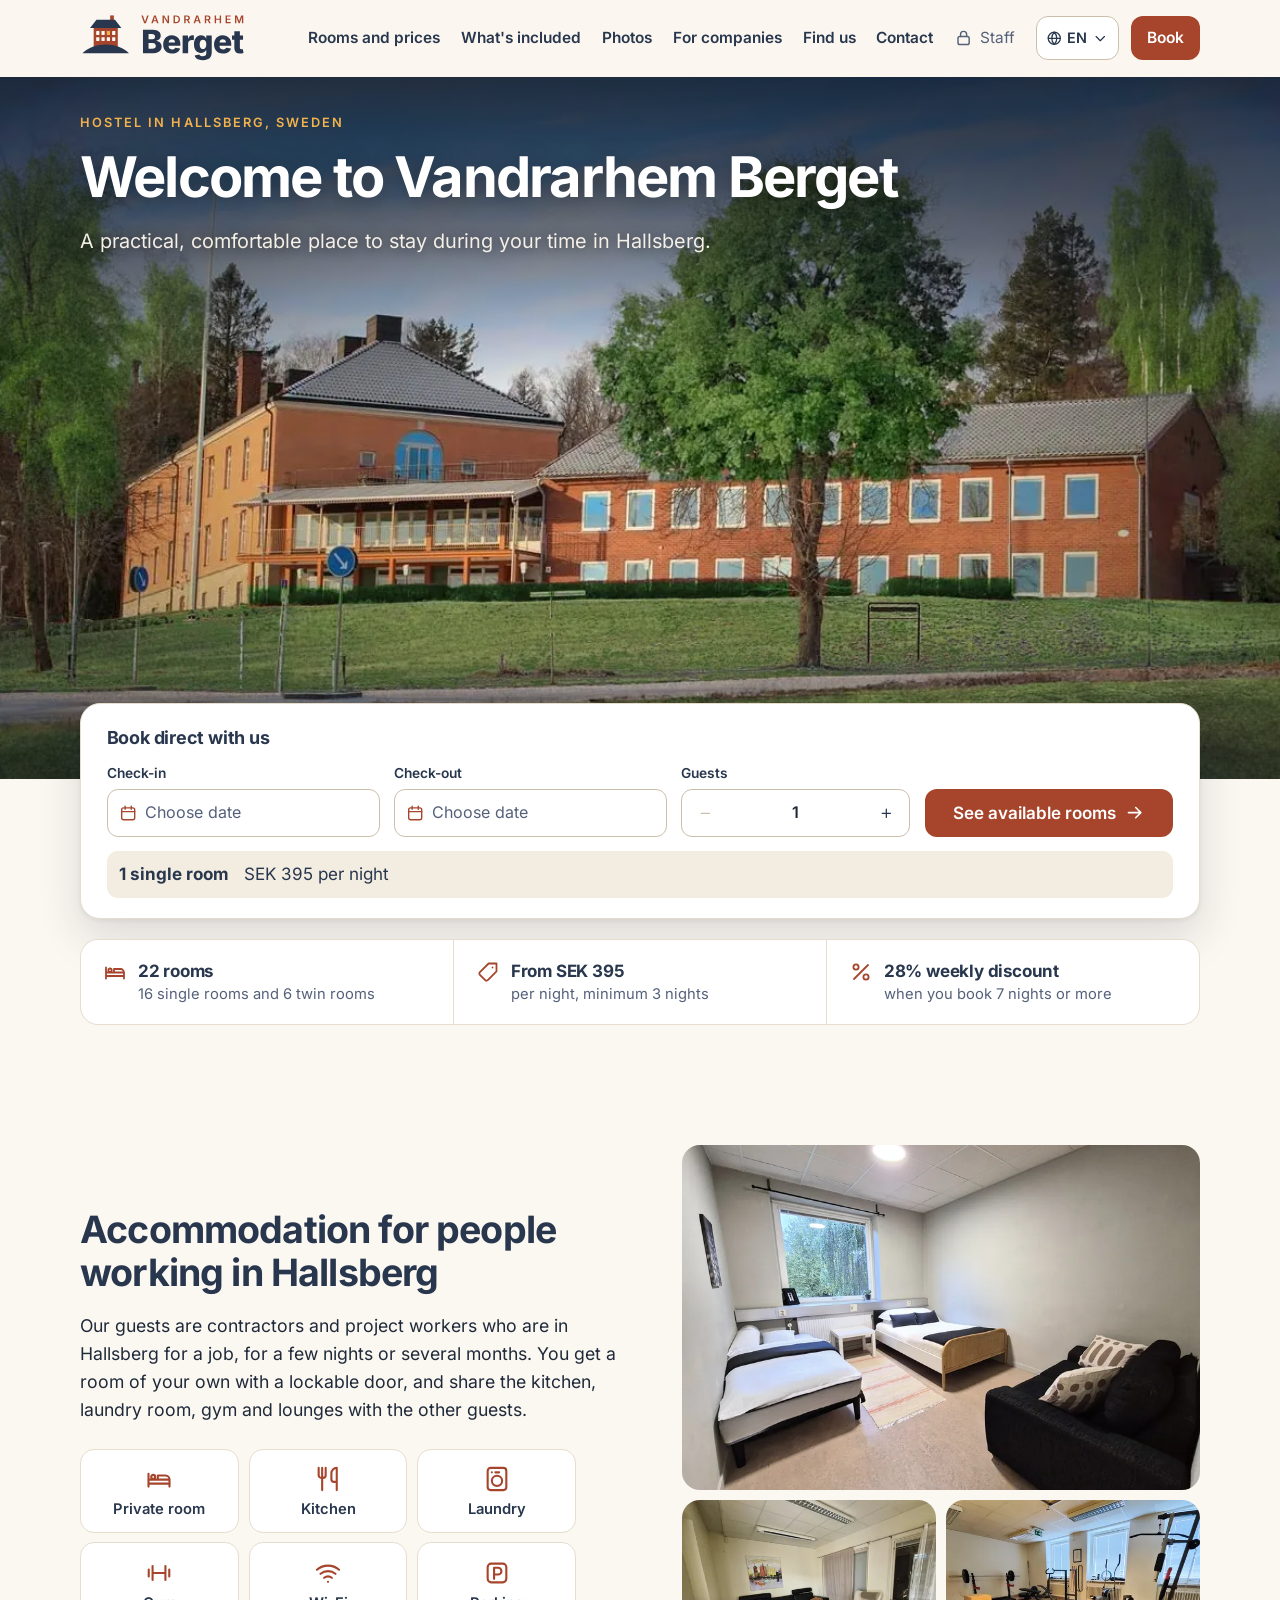
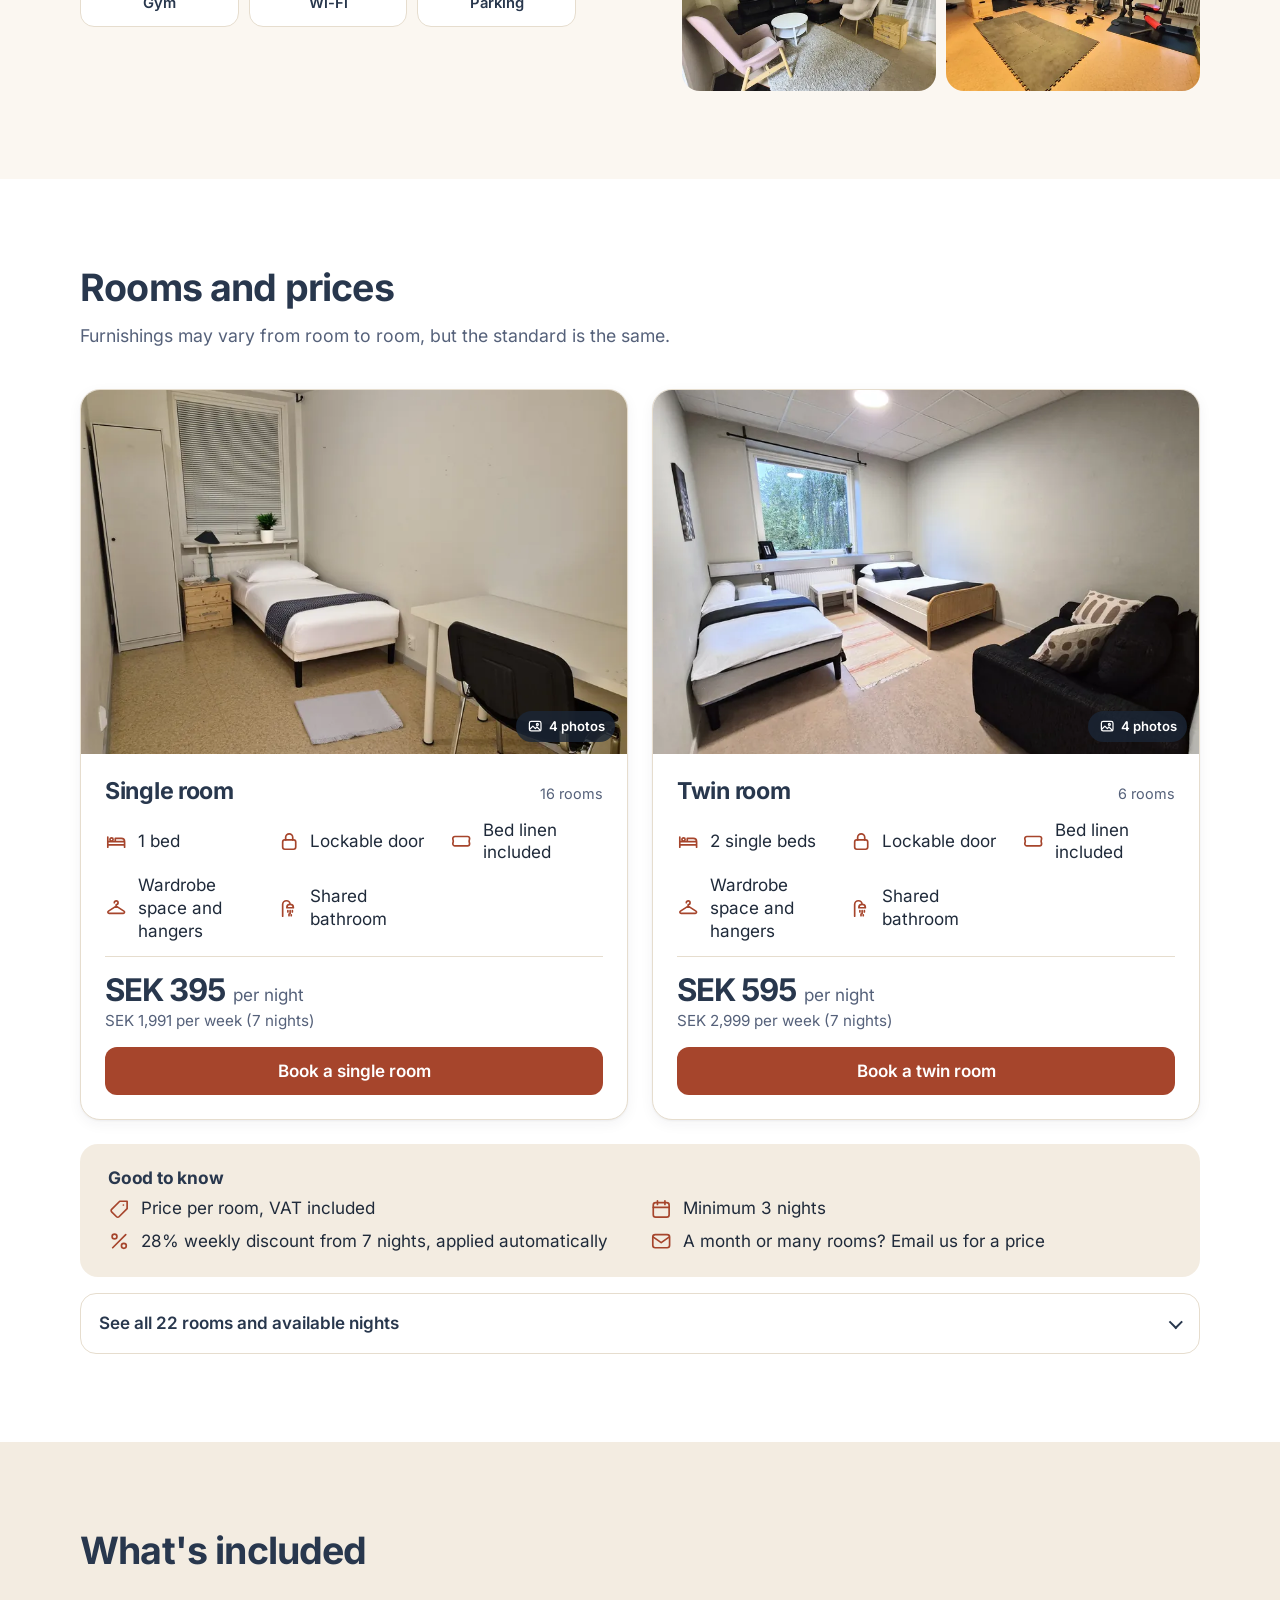
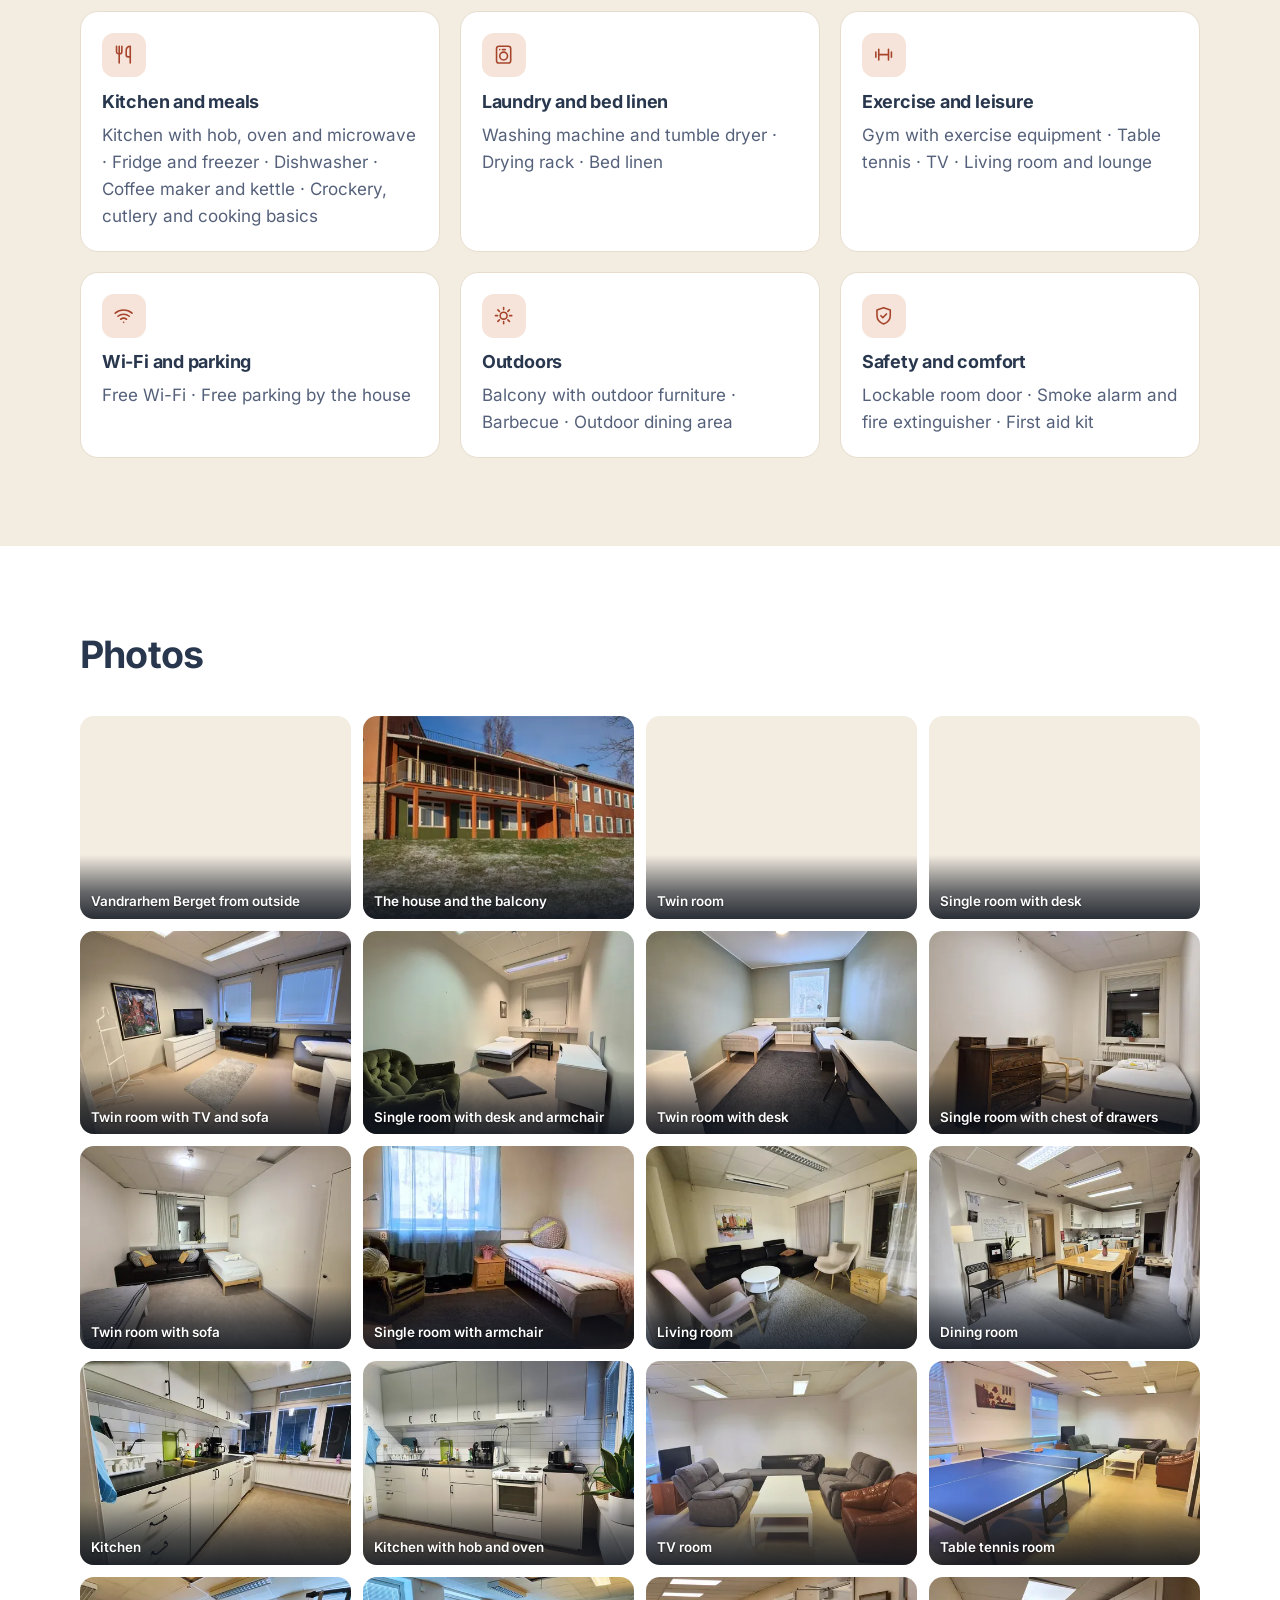
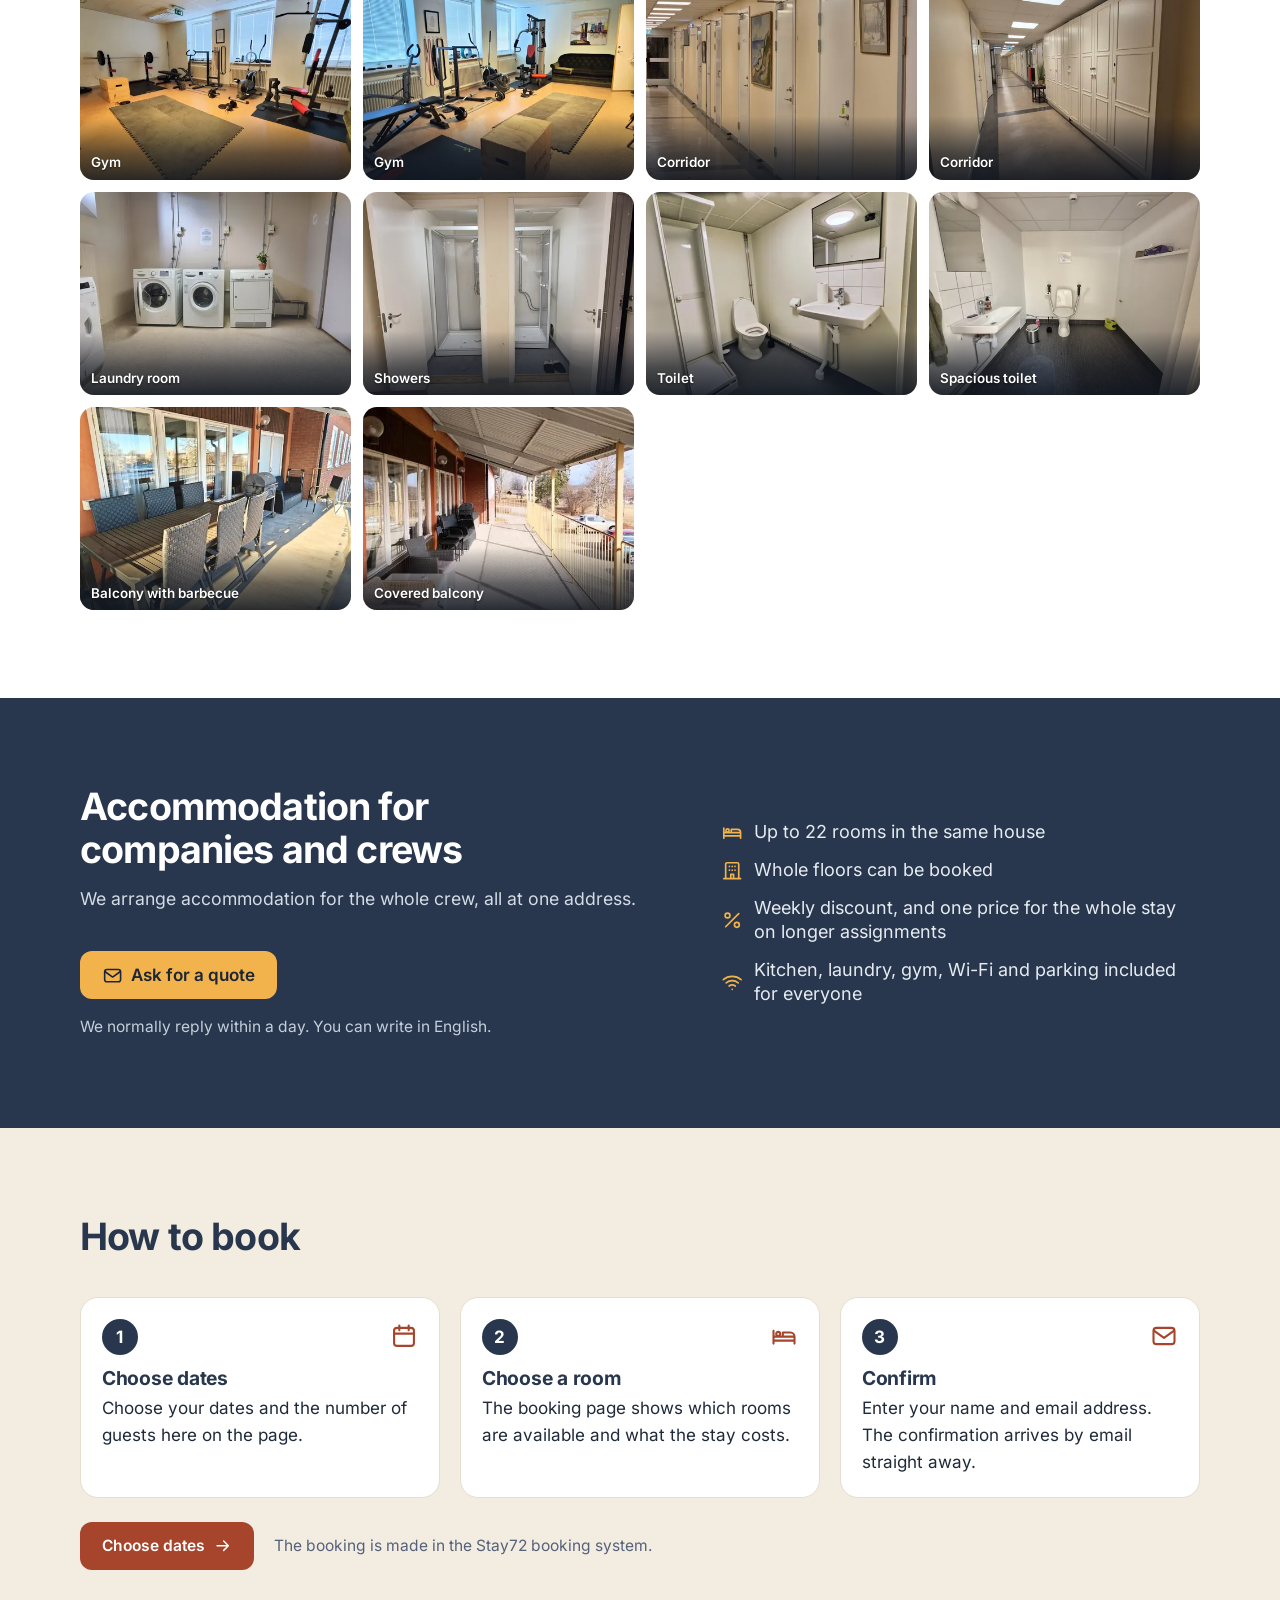
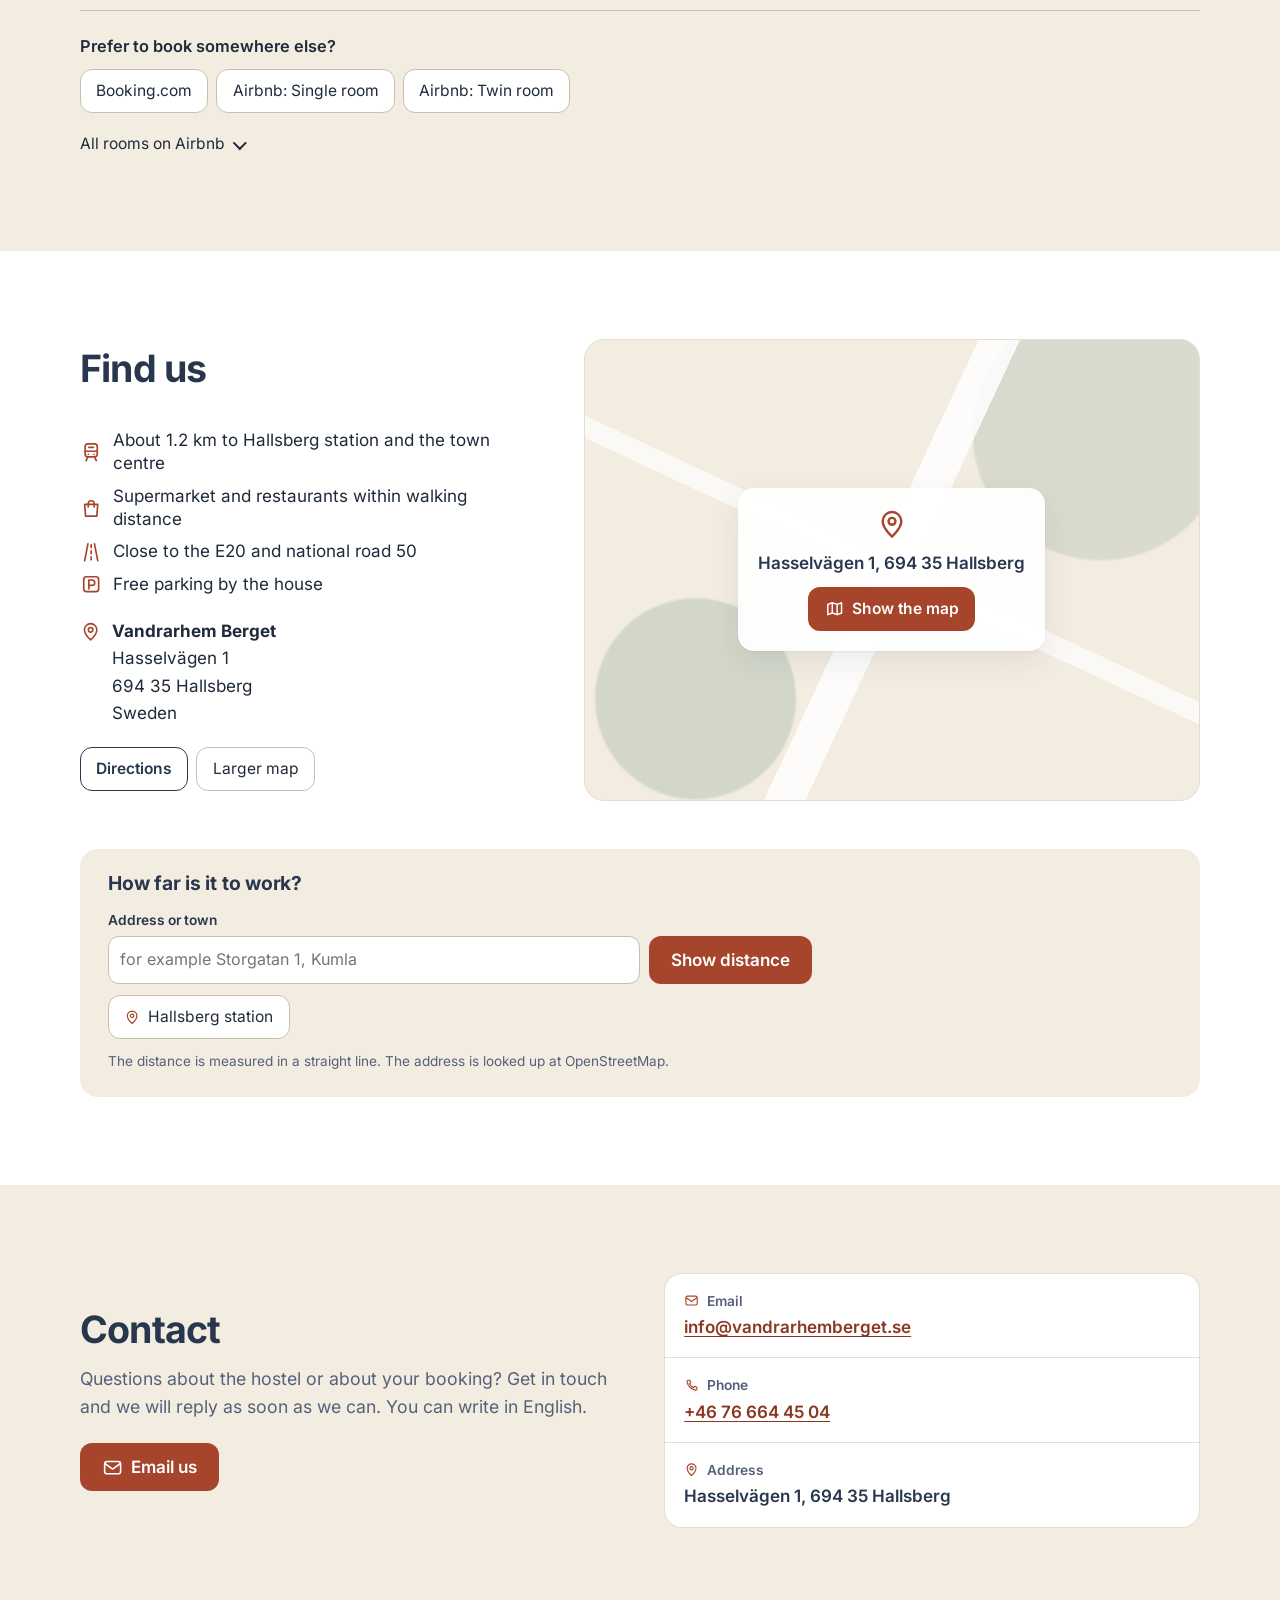
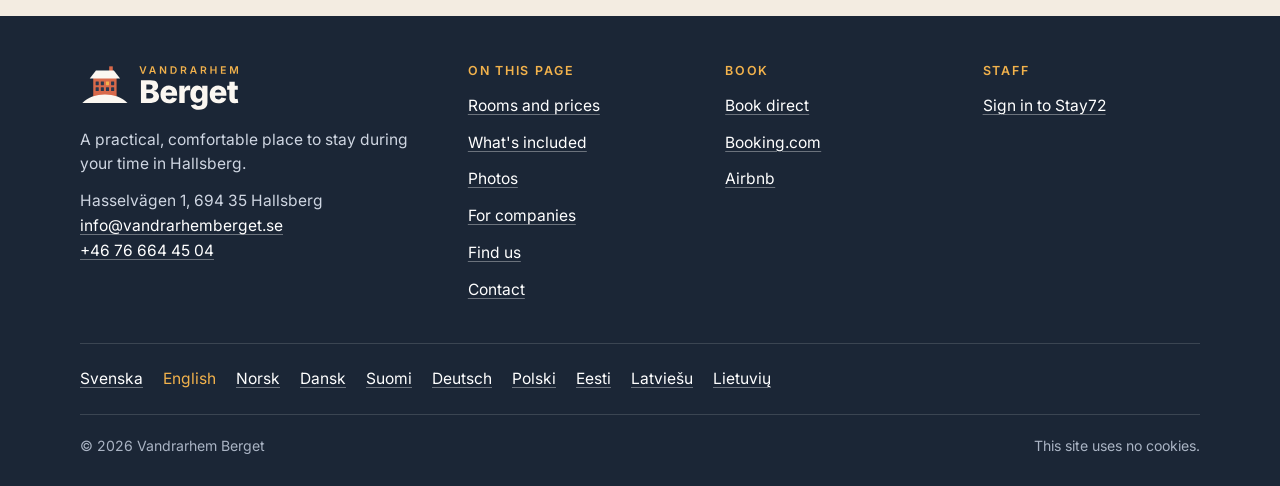
<file: en/index.html>
<!doctype html>
<html lang="en">
<head>
<meta charset="utf-8">
<meta name="viewport" content="width=device-width, initial-scale=1">
<title>Vandrarhem Berget – worker accommodation in Hallsberg, Sweden</title>
<meta name="description" content="Accommodation in Hallsberg, Sweden, for contractors, project workers and whole crews. Single rooms SEK 395 and twin rooms SEK 595 per night. Wi-Fi, kitchen, laundry, gym and parking included. Book direct.">
<link rel="canonical" href="https://vandrarhemberget.se/en/">
<link rel="alternate" hreflang="sv" href="https://vandrarhemberget.se/">
<link rel="alternate" hreflang="en" href="https://vandrarhemberget.se/en/">
<link rel="alternate" hreflang="nb" href="https://vandrarhemberget.se/nb/">
<link rel="alternate" hreflang="da" href="https://vandrarhemberget.se/da/">
<link rel="alternate" hreflang="fi" href="https://vandrarhemberget.se/fi/">
<link rel="alternate" hreflang="de" href="https://vandrarhemberget.se/de/">
<link rel="alternate" hreflang="pl" href="https://vandrarhemberget.se/pl/">
<link rel="alternate" hreflang="et" href="https://vandrarhemberget.se/et/">
<link rel="alternate" hreflang="lv" href="https://vandrarhemberget.se/lv/">
<link rel="alternate" hreflang="lt" href="https://vandrarhemberget.se/lt/">
<link rel="alternate" hreflang="x-default" href="https://vandrarhemberget.se/en/">
<meta name="theme-color" content="#FBF7F1">
<meta name="format-detection" content="telephone=no">
<link rel="icon" href="../favicon.ico" sizes="48x48">
<link rel="icon" href="../assets/ikon.svg" type="image/svg+xml">
<link rel="apple-touch-icon" href="../assets/ikon-180.png">
<link rel="manifest" href="../site.webmanifest">
<link rel="preload" href="../assets/typsnitt/inter-latin-400.woff2" as="font" type="font/woff2" crossorigin>
<link rel="preload" href="../assets/typsnitt/inter-latin-700.woff2" as="font" type="font/woff2" crossorigin>
<link rel="stylesheet" href="../assets/stil.4bacdb4d.css">
<meta property="og:type" content="website">
<meta property="og:site_name" content="Vandrarhem Berget">
<meta property="og:title" content="Vandrarhem Berget – worker accommodation in Hallsberg, Sweden">
<meta property="og:description" content="Accommodation in Hallsberg, Sweden, for contractors, project workers and whole crews. Single rooms SEK 395 and twin rooms SEK 595 per night. Wi-Fi, kitchen, laundry, gym and parking included. Book direct.">
<meta property="og:locale" content="en_GB">
<meta property="og:locale:alternate" content="sv_SE">
<meta property="og:locale:alternate" content="nb_NO">
<meta property="og:locale:alternate" content="da_DK">
<meta property="og:locale:alternate" content="fi_FI">
<meta property="og:locale:alternate" content="de_DE">
<meta property="og:locale:alternate" content="pl_PL">
<meta property="og:locale:alternate" content="et_EE">
<meta property="og:locale:alternate" content="lv_LV">
<meta property="og:locale:alternate" content="lt_LT">
<meta property="og:url" content="https://vandrarhemberget.se/en/">
<meta property="og:image" content="https://vandrarhemberget.se/bilder/utsida-huset-1180.jpg?v=1707d518">
<meta property="og:image:width" content="1180">
<meta property="og:image:height" content="651">
<meta property="og:image:alt" content="Vandrarhem Berget seen from outside">
<meta name="twitter:card" content="summary_large_image">
<script type="application/ld+json">{"@context":"https://schema.org","@type":"Hostel","name":"Vandrarhem Berget","description":"Accommodation in Hallsberg, Sweden, for contractors, project workers and whole crews. Single rooms SEK 395 and twin rooms SEK 595 per night. Wi-Fi, kitchen, laundry, gym and parking included. Book direct.","inLanguage":"en","@id":"https://vandrarhemberget.se/#vandrarhem","url":"https://vandrarhemberget.se/en/","image":["https://vandrarhemberget.se/bilder/utsida-huset-1180.jpg?v=1707d518","https://vandrarhemberget.se/bilder/utsida-huset-1180.jpg?v=1707d518","https://vandrarhemberget.se/bilder/utsida-balkongen-1220.jpg?v=98ddb11a","https://vandrarhemberget.se/bilder/tvabaddsrum-dagsljus-1600.jpg?v=fdbbbce8","https://vandrarhemberget.se/bilder/enkelrum-skrivbord-garderob-1600.jpg?v=13ac3ef3","https://vandrarhemberget.se/bilder/tvabaddsrum-tv-soffa-1600.jpg?v=26abb7e6","https://vandrarhemberget.se/bilder/enkelrum-skrivbord-fatolj-1600.jpg?v=654260d3","https://vandrarhemberget.se/bilder/tvabaddsrum-grona-vaggar-1600.jpg?v=19bbdcdc"],"logo":"https://vandrarhemberget.se/assets/ikon-512.png","address":{"@type":"PostalAddress","streetAddress":"Hasselvägen 1","postalCode":"694 35","addressLocality":"Hallsberg","addressRegion":"Örebro län","addressCountry":"SE"},"geo":{"@type":"GeoCoordinates","latitude":59.0683191,"longitude":15.0914269},"email":"info@vandrarhemberget.se","telephone":"+46 76 664 45 04","priceRange":"395–595 SEK","currenciesAccepted":"SEK","numberOfRooms":22,"audience":{"@type":"BusinessAudience","name":"Accommodation for companies and crews"},"amenityFeature":[{"@type":"LocationFeatureSpecification","name":"Kitchen with hob, oven and microwave","value":true},{"@type":"LocationFeatureSpecification","name":"Fridge and freezer","value":true},{"@type":"LocationFeatureSpecification","name":"Dishwasher","value":true},{"@type":"LocationFeatureSpecification","name":"Coffee maker and kettle","value":true},{"@type":"LocationFeatureSpecification","name":"Crockery, cutlery and cooking basics","value":true},{"@type":"LocationFeatureSpecification","name":"Washing machine and tumble dryer","value":true},{"@type":"LocationFeatureSpecification","name":"Drying rack","value":true},{"@type":"LocationFeatureSpecification","name":"Bed linen","value":true},{"@type":"LocationFeatureSpecification","name":"Gym with exercise equipment","value":true},{"@type":"LocationFeatureSpecification","name":"Table tennis","value":true},{"@type":"LocationFeatureSpecification","name":"TV","value":true},{"@type":"LocationFeatureSpecification","name":"Living room and lounge","value":true},{"@type":"LocationFeatureSpecification","name":"Free Wi-Fi","value":true},{"@type":"LocationFeatureSpecification","name":"Free parking by the house","value":true},{"@type":"LocationFeatureSpecification","name":"Balcony with outdoor furniture","value":true},{"@type":"LocationFeatureSpecification","name":"Barbecue","value":true},{"@type":"LocationFeatureSpecification","name":"Outdoor dining area","value":true},{"@type":"LocationFeatureSpecification","name":"Lockable room door","value":true},{"@type":"LocationFeatureSpecification","name":"Smoke alarm and fire extinguisher","value":true},{"@type":"LocationFeatureSpecification","name":"First aid kit","value":true}],"containsPlace":[{"@type":"HotelRoom","name":"Single room","description":"1 bed, Lockable door, Bed linen included, Wardrobe space and hangers, Shared bathroom","occupancy":{"@type":"QuantitativeValue","maxValue":1,"unitCode":"C62"},"bed":{"@type":"BedDetails","typeOfBed":"Single","numberOfBeds":1}},{"@type":"HotelRoom","name":"Twin room","description":"2 single beds, Lockable door, Bed linen included, Wardrobe space and hangers, Shared bathroom","occupancy":{"@type":"QuantitativeValue","maxValue":2,"unitCode":"C62"},"bed":{"@type":"BedDetails","typeOfBed":"Single","numberOfBeds":2}}],"makesOffer":[{"@type":"Offer","name":"Single room","url":"https://app.stay72.com/book/centralunity-holding-ab-1","availability":"https://schema.org/InStock","priceSpecification":{"@type":"UnitPriceSpecification","price":395,"priceCurrency":"SEK","unitCode":"DAY","valueAddedTaxIncluded":true},"eligibleDuration":{"@type":"QuantitativeValue","minValue":3,"unitCode":"DAY"}},{"@type":"Offer","name":"Twin room","url":"https://app.stay72.com/book/centralunity-holding-ab-1","availability":"https://schema.org/InStock","priceSpecification":{"@type":"UnitPriceSpecification","price":595,"priceCurrency":"SEK","unitCode":"DAY","valueAddedTaxIncluded":true},"eligibleDuration":{"@type":"QuantitativeValue","minValue":3,"unitCode":"DAY"}}],"potentialAction":{"@type":"ReserveAction","target":{"@type":"EntryPoint","urlTemplate":"https://app.stay72.com/book/centralunity-holding-ab-1","inLanguage":"sv"},"result":{"@type":"LodgingReservation","name":"Vandrarhem Berget"}},"sameAs":["https://www.booking.com/hotel/se/vandrarhem-berget.sv.html?lang=sv"]}</script>
<script type="application/json" id="sidinfo">{"sprak":"en","talformat":"en-GB","minNatter":3,"rabatt":28,"rabattFran":7,"rum":{"enkel":{"antal":16,"pris":395},"dubbel":{"antal":6,"pris":595}},"stay72":"https://app.stay72.com/book/centralunity-holding-ab-1","stay72Skript":"https://app.stay72.com/embed/stay72-booking.js","adress":"Hasselvägen 1, 694 35 Hallsberg","plats":{"lat":59.0683191,"lon":15.0914269},"station":{"lat":59.0671196,"lon":15.1107975},"andraSprak":[{"kod":"sv","text":"Läs sidan på svenska","lank":"../"},{"kod":"nb","text":"Les siden på norsk","lank":"../nb/"},{"kod":"da","text":"Læs siden på dansk","lank":"../da/"},{"kod":"fi","text":"Lue tämä sivu suomeksi","lank":"../fi/"},{"kod":"de","text":"Diese Seite auf Deutsch lesen","lank":"../de/"},{"kod":"pl","text":"Czytaj tę stronę po polsku","lank":"../pl/"},{"kod":"et","text":"Loe seda lehte eesti keeles","lank":"../et/"},{"kod":"lv","text":"Lasīt šo lapu latviski","lank":"../lv/"},{"kod":"lt","text":"Skaityti šį puslapį lietuviškai","lank":"../lt/"}],"t":{"valjIn":"Choose check-in","valjUt":"Choose check-out","minst":"Minimum 3 nights","natter":"one:{n} night|other:{n} nights","antalEnkel":"one:{n} single room|other:{n} single rooms","antalDubbel":"one:{n} twin room|other:{n} twin rooms","perNatt":"SEK {pris} per night","vistelse":"{natter}: SEK {pris}","vistelseRabatt":"{natter}: SEK {pris} with the weekly discount","felDatum":"Choose both a check-in and a check-out date.","felMinst":"The minimum stay is 3 nights. Choose a later check-out date.","raknare":"Photo {nr} of {antal}","allaTitel":"All rooms and available nights","stang":"Close","avstand":{"rubrik":"How far is it to work?","etikett":"Address or town","exempel":"for example Storgatan 1, Kumla","knapp":"Show distance","station":"Hallsberg station","soker":"Searching …","resultat":"About {avstand} as the crow flies to {plats}.","meter":"{n} metres","km":"{n} km","vag":"Show route and travel time","felHittas":"We could not find that address. Try adding the town, for example “Storgatan 1, Kumla”.","felTeknik":"The address could not be looked up right now. You can still open the route.","not":"The distance is measured in a straight line. The address is looked up at OpenStreetMap."}}}</script>
<script src="../assets/app.d2f055d1.js" defer></script>
</head>
<body>
<a class="hoppa" href="#innehall">Skip to content</a>
<div class="sprakrad" data-sprakrad hidden></div>
<header class="topp" data-topp>
  <div class="ram topp__rad">
    <a class="logga" href="#topp" aria-label="Vandrarhem Berget, back to the top"><svg class="logga__bild" aria-hidden="true" focusable="false" xmlns="http://www.w3.org/2000/svg" viewBox="0 0 206.95 61.65"><g transform="translate(0 -7)"><rect x="17" y="24" width="30" height="26" fill="#A6452C"/><rect x="37.5" y="10" width="4.6" height="7" fill="#A6452C"/><path d="M12.5 25.5 20.5 15.5h23l8 10z" fill="#28374D"/><rect x="20.1" y="29.4" width="4" height="4.8" rx=".5" fill="#FBF7F1"/><rect x="26.7" y="29.4" width="4" height="4.8" rx=".5" fill="#FBF7F1"/><rect x="33.3" y="29.4" width="4" height="4.8" rx=".5" fill="#F2B24C"/><rect x="39.9" y="29.4" width="4" height="4.8" rx=".5" fill="#FBF7F1"/><rect x="20.1" y="37" width="4" height="4.8" rx=".5" fill="#FBF7F1"/><rect x="26.7" y="37" width="4" height="4.8" rx=".5" fill="#FBF7F1"/><rect x="33.3" y="37" width="4" height="4.8" rx=".5" fill="#FBF7F1"/><rect x="39.9" y="37" width="4" height="4.8" rx=".5" fill="#FBF7F1"/><path d="M3 57C17 42.5 47 42.5 61 57z" fill="#28374D"/><path d="M79.77 19.67 76.32 10H78.22L79.94 15.02Q80.18 15.78 80.46 16.76Q80.73 17.74 81.06 18.98H80.7Q81.02 17.72 81.29 16.75Q81.56 15.78 81.79 15.02L83.45 10H85.35L81.96 19.67ZM88.63 19.67 92 10H94.2L97.65 19.67H95.75L94.03 14.65Q93.78 13.87 93.51 12.89Q93.23 11.9 92.9 10.65H93.27Q92.94 11.92 92.68 12.91Q92.42 13.89 92.18 14.65L90.52 19.67ZM90.59 17.27V15.88H95.68V17.27ZM102.58 19.67V10H104.54L107.88 15.33Q108.09 15.66 108.32 16.08Q108.55 16.5 108.81 17.01Q109.06 17.53 109.3 18.16H109.11Q109.06 17.61 109.03 17.04Q108.99 16.46 108.98 15.95Q108.96 15.43 108.96 15.07V10H110.72V19.67H108.75L105.74 14.87Q105.45 14.41 105.2 13.97Q104.95 13.52 104.65 12.95Q104.36 12.39 103.95 11.59H104.19Q104.23 12.3 104.27 12.93Q104.3 13.56 104.32 14.06Q104.34 14.56 104.34 14.87V19.67ZM119.57 19.67H117.13V18.17H119.49Q120.5 18.17 121.18 17.8Q121.86 17.42 122.2 16.68Q122.54 15.94 122.54 14.82Q122.54 13.72 122.2 12.98Q121.86 12.24 121.19 11.87Q120.53 11.5 119.53 11.5H117.08V10H119.64Q121.08 10 122.11 10.58Q123.14 11.16 123.69 12.24Q124.25 13.32 124.25 14.82Q124.25 16.33 123.69 17.42Q123.14 18.51 122.09 19.09Q121.04 19.67 119.57 19.67ZM118.04 10V19.67H116.3V10ZM129.53 19.67V10H133.15Q134.26 10 135.01 10.39Q135.77 10.78 136.16 11.48Q136.55 12.18 136.55 13.1Q136.55 14.02 136.16 14.7Q135.77 15.38 135 15.75Q134.24 16.12 133.12 16.12H130.54V14.69H132.89Q133.55 14.69 133.96 14.5Q134.38 14.32 134.58 13.96Q134.78 13.6 134.78 13.1Q134.78 12.58 134.58 12.21Q134.38 11.84 133.96 11.65Q133.54 11.46 132.88 11.46H131.27V19.67ZM134.97 19.67 132.62 15.28H134.52L136.91 19.67ZM141.19 19.67 144.56 10H146.76L150.21 19.67H148.31L146.59 14.65Q146.34 13.87 146.07 12.89Q145.79 11.9 145.46 10.65H145.83Q145.5 11.92 145.24 12.91Q144.98 13.89 144.74 14.65L143.08 19.67ZM143.16 17.27V15.88H148.25V17.27ZM155.14 19.67V10H158.75Q159.86 10 160.62 10.39Q161.38 10.78 161.77 11.48Q162.16 12.18 162.16 13.1Q162.16 14.02 161.77 14.7Q161.37 15.38 160.61 15.75Q159.84 16.12 158.73 16.12H156.15V14.69H158.5Q159.16 14.69 159.57 14.5Q159.99 14.32 160.19 13.96Q160.39 13.6 160.39 13.1Q160.39 12.58 160.19 12.21Q159.99 11.84 159.57 11.65Q159.15 11.46 158.49 11.46H156.87V19.67ZM160.58 19.67 158.23 15.28H160.12L162.52 19.67ZM167.44 19.67V10H169.18V14H173.67V10H175.4V19.67H173.67V15.46H169.18V19.67ZM180.99 19.67V10H187.27V11.46H182.72V14.07H186.93V15.51H182.72V18.21H187.29V19.67ZM192.67 19.67V10H195.28L197.11 14.99Q197.21 15.27 197.33 15.71Q197.45 16.14 197.57 16.65Q197.7 17.16 197.81 17.64Q197.93 18.12 198.01 18.49H197.66Q197.73 18.13 197.85 17.65Q197.96 17.18 198.09 16.67Q198.21 16.16 198.33 15.72Q198.45 15.28 198.54 14.99L200.36 10H202.97V19.67H201.25V14.79Q201.25 14.48 201.26 14.04Q201.26 13.6 201.27 13.09Q201.29 12.58 201.3 12.07Q201.31 11.55 201.31 11.09H201.44Q201.31 11.6 201.15 12.13Q201 12.67 200.85 13.17Q200.7 13.67 200.57 14.1Q200.44 14.52 200.34 14.79L198.56 19.67H197.09L195.28 14.79Q195.18 14.52 195.05 14.11Q194.91 13.69 194.76 13.19Q194.61 12.69 194.46 12.15Q194.3 11.61 194.15 11.09H194.3Q194.3 11.52 194.32 12.03Q194.33 12.54 194.34 13.05Q194.35 13.56 194.36 14.01Q194.37 14.47 194.37 14.79V19.67Z" fill="#A6452C"/><path d="M78.28 57V27.72H90.43Q93.69 27.72 95.91 28.66Q98.13 29.6 99.24 31.26Q100.35 32.92 100.35 35.15Q100.35 36.82 99.65 38.12Q98.96 39.43 97.73 40.28Q96.5 41.14 94.91 41.47V41.79Q96.66 41.85 98.16 42.72Q99.66 43.6 100.58 45.15Q101.49 46.7 101.49 48.82Q101.49 51.18 100.3 53.03Q99.11 54.88 96.85 55.94Q94.59 57 91.33 57ZM85.22 51.4H89.7Q92.04 51.4 93.15 50.5Q94.26 49.61 94.26 48.04Q94.26 46.9 93.73 46.05Q93.2 45.21 92.2 44.75Q91.21 44.28 89.84 44.28H85.22ZM85.22 39.78H89.25Q90.41 39.78 91.32 39.39Q92.23 39 92.75 38.26Q93.28 37.52 93.28 36.46Q93.28 34.99 92.21 34.12Q91.15 33.26 89.36 33.26H85.22ZM114.44 57.41Q111 57.41 108.51 56.05Q106.01 54.68 104.68 52.15Q103.36 49.61 103.36 46.09Q103.36 42.71 104.68 40.16Q106.01 37.6 108.45 36.18Q110.89 34.75 114.19 34.75Q116.51 34.75 118.44 35.48Q120.38 36.21 121.8 37.63Q123.23 39.06 124 41.14Q124.78 43.22 124.78 45.95V47.68H105.8V43.69H121.52L118.31 44.64Q118.31 43.11 117.85 42Q117.39 40.9 116.49 40.31Q115.58 39.72 114.25 39.72Q112.91 39.72 111.99 40.32Q111.06 40.92 110.58 41.99Q110.1 43.07 110.1 44.5V47.37Q110.1 49.06 110.66 50.19Q111.22 51.32 112.22 51.88Q113.22 52.44 114.56 52.44Q115.48 52.44 116.24 52.18Q117 51.93 117.54 51.42Q118.08 50.91 118.35 50.18L124.47 51.18Q123.92 53.07 122.57 54.47Q121.22 55.88 119.17 56.65Q117.12 57.41 114.44 57.41ZM127.57 57V35.03H134.23V39.04H134.47Q135.06 36.86 136.43 35.8Q137.79 34.75 139.6 34.75Q140.07 34.75 140.59 34.81Q141.11 34.87 141.55 34.99V40.96Q141.05 40.79 140.26 40.7Q139.46 40.61 138.83 40.61Q137.58 40.61 136.57 41.17Q135.57 41.73 135 42.71Q134.43 43.69 134.43 45.01V57ZM152.67 65.69Q149.8 65.69 147.66 64.96Q145.52 64.23 144.19 62.94Q142.86 61.64 142.47 59.93L148.42 58.71Q148.62 59.3 149.15 59.8Q149.68 60.3 150.55 60.61Q151.41 60.91 152.63 60.91Q154.73 60.91 155.86 59.97Q156.99 59.02 156.99 57.06V53.17H156.46Q156.07 54.15 155.29 54.96Q154.52 55.76 153.33 56.23Q152.14 56.71 150.51 56.71Q148.09 56.71 146.1 55.58Q144.1 54.45 142.9 52.08Q141.7 49.71 141.7 46.01Q141.7 42.16 142.94 39.67Q144.18 37.17 146.17 35.96Q148.17 34.75 150.49 34.75Q152.24 34.75 153.49 35.34Q154.73 35.93 155.55 36.87Q156.36 37.8 156.78 38.8H156.97V35.03H163.75V56.51Q163.75 59.54 162.35 61.58Q160.94 63.62 158.45 64.65Q155.95 65.69 152.67 65.69ZM152.85 51.67Q154.16 51.67 155.09 51.01Q156.01 50.34 156.5 49.05Q156.99 47.76 156.99 45.99Q156.99 44.19 156.5 42.87Q156.01 41.55 155.1 40.84Q154.18 40.12 152.85 40.12Q151.53 40.12 150.62 40.85Q149.7 41.59 149.23 42.91Q148.76 44.23 148.76 45.99Q148.76 47.76 149.23 49.04Q149.7 50.32 150.62 51Q151.53 51.67 152.85 51.67ZM177.71 57.41Q174.27 57.41 171.77 56.05Q169.28 54.68 167.95 52.15Q166.62 49.61 166.62 46.09Q166.62 42.71 167.95 40.16Q169.28 37.6 171.71 36.18Q174.15 34.75 177.45 34.75Q179.77 34.75 181.71 35.48Q183.64 36.21 185.07 37.63Q186.49 39.06 187.27 41.14Q188.05 43.22 188.05 45.95V47.68H169.06V43.69H184.78L181.58 44.64Q181.58 43.11 181.12 42Q180.66 40.9 179.75 40.31Q178.85 39.72 177.51 39.72Q176.18 39.72 175.25 40.32Q174.33 40.92 173.85 41.99Q173.37 43.07 173.37 44.5V47.37Q173.37 49.06 173.93 50.19Q174.49 51.32 175.49 51.88Q176.49 52.44 177.83 52.44Q178.75 52.44 179.51 52.18Q180.26 51.93 180.8 51.42Q181.34 50.91 181.62 50.18L187.73 51.18Q187.18 53.07 185.84 54.47Q184.49 55.88 182.44 56.65Q180.38 57.41 177.71 57.41ZM202.69 35.03V40.12H188.97V35.03ZM191.88 29.8H198.74V50.28Q198.74 51.14 199.15 51.57Q199.56 51.99 200.49 51.99Q200.84 51.99 201.48 51.91Q202.12 51.83 202.39 51.75L203.28 56.74Q202.12 57.08 201.04 57.2Q199.96 57.31 198.99 57.31Q195.5 57.31 193.69 55.67Q191.88 54.03 191.88 50.89Z" fill="#28374D"/></g></svg></a>
    <details class="sprakval" data-sprakval>
      <summary aria-label="Language: English"><svg class="ikon" viewBox="0 0 24 24" width="24" height="24" fill="none" stroke="currentColor" stroke-width="1.8" stroke-linecap="round" stroke-linejoin="round" aria-hidden="true" focusable="false"><circle cx="12" cy="12" r="8.8"/><path d="M3.2 12h17.6M12 3.2c2.4 2.5 3.7 5.4 3.7 8.8s-1.3 6.3-3.7 8.8c-2.4-2.5-3.7-5.4-3.7-8.8s1.3-6.3 3.7-8.8Z"/></svg><span>EN</span><svg class="ikon sprakval__pil" viewBox="0 0 24 24" width="24" height="24" fill="none" stroke="currentColor" stroke-width="1.8" stroke-linecap="round" stroke-linejoin="round" aria-hidden="true" focusable="false"><path d="m6 9.5 6 6 6-6"/></svg></summary>
      <ul>
        <li><a href="../" lang="sv" hreflang="sv">Svenska</a></li>
        <li><a href="../en/" lang="en" aria-current="true">English</a></li>
        <li><a href="../nb/" lang="nb" hreflang="nb">Norsk</a></li>
        <li><a href="../da/" lang="da" hreflang="da">Dansk</a></li>
        <li><a href="../fi/" lang="fi" hreflang="fi">Suomi</a></li>
        <li><a href="../de/" lang="de" hreflang="de">Deutsch</a></li>
        <li><a href="../pl/" lang="pl" hreflang="pl">Polski</a></li>
        <li><a href="../et/" lang="et" hreflang="et">Eesti</a></li>
        <li><a href="../lv/" lang="lv" hreflang="lv">Latviešu</a></li>
        <li><a href="../lt/" lang="lt" hreflang="lt">Lietuvių</a></li>
      </ul>
    </details>
    <a class="knapp knapp--primar knapp--liten topp__boka" href="#boka">Book</a>
    <button class="menyknapp" type="button" aria-expanded="false" aria-controls="meny" data-menyknapp>
      <span class="dold">Menu</span><svg class="ikon menyknapp__oppna" viewBox="0 0 24 24" width="24" height="24" fill="none" stroke="currentColor" stroke-width="1.8" stroke-linecap="round" stroke-linejoin="round" aria-hidden="true" focusable="false"><path d="M4 7h16M4 12h16M4 17h16"/></svg><svg class="ikon menyknapp__stang" viewBox="0 0 24 24" width="24" height="24" fill="none" stroke="currentColor" stroke-width="1.8" stroke-linecap="round" stroke-linejoin="round" aria-hidden="true" focusable="false"><path d="m6 6 12 12M18 6 6 18"/></svg>
    </button>
    <nav class="meny" id="meny" aria-label="Menu" data-meny>
      <ul>
        <li><a href="#rum">Rooms and prices</a></li>
        <li><a href="#ingar">What's included</a></li>
        <li><a href="#bilder">Photos</a></li>
        <li><a href="#foretag">For companies</a></li>
        <li><a href="#hitta-hit">Find us</a></li>
        <li><a href="#kontakt">Contact</a></li>
        <li><a class="meny__personal" href="https://app.stay72.com/login" rel="nofollow" title="Staff sign-in, in Stay72"><svg class="ikon" viewBox="0 0 24 24" width="24" height="24" fill="none" stroke="currentColor" stroke-width="1.8" stroke-linecap="round" stroke-linejoin="round" aria-hidden="true" focusable="false"><rect x="5" y="10.6" width="14" height="10" rx="2.3"/><path d="M8.2 10.6V8a3.8 3.8 0 0 1 7.6 0v2.6"/></svg>Staff</a></li>
      </ul>
    </nav>
  </div>
</header>
<main id="innehall">
<section class="start start--foto" id="topp" style="--fokus-smal: 70% 42%; --fokus-bred: 50% 40%">
  <div class="start__fond"><picture><source type="image/webp" srcset="../bilder/utsida-huset-480.webp?v=1707d518 480w, ../bilder/utsida-huset-800.webp?v=1707d518 800w, ../bilder/utsida-huset-1180.webp?v=1707d518 1180w" sizes="100vw"><img src="../bilder/utsida-huset-800.jpg?v=1707d518" alt="Vandrarhem Berget seen from outside" width="1180" height="651" fetchpriority="high" decoding="async"></picture></div>
  <div class="ram start__inre">
    <p class="overrubrik">Hostel in Hallsberg, Sweden</p>
    <h1>Welcome to Vandrarhem Berget</h1>
    <p class="ingress">A practical, comfortable place to stay during your time in Hallsberg.</p>
  </div>
</section>

<div class="ram bokningsrad">
  <form class="bokning" id="boka" action="https://app.stay72.com/book/centralunity-holding-ab-1" method="get" data-bokning>
    <h2 class="bokning__rubrik">Book direct with us</h2>
    <div class="bokning__rutnat">
      <div class="bokning__datum" data-datum>
        <div class="falt" data-datum-reserv>
          <label for="incheckning">Check-in</label>
          <input type="date" id="incheckning" name="check_in_date" required>
        </div>
        <div class="falt" data-datum-reserv>
          <label for="utcheckning">Check-out</label>
          <input type="date" id="utcheckning" name="check_out_date" required>
        </div>
        <div class="datumval" data-datumval hidden>
          <div class="falt">
            <span class="falt__etikett" id="datum-in-etikett">Check-in</span>
            <button class="datumknapp ar-tom" type="button" data-datum-knapp="start" aria-labelledby="datum-in-etikett datum-in-varde" aria-haspopup="dialog" aria-expanded="false" aria-controls="kalender"><svg class="ikon" viewBox="0 0 24 24" width="24" height="24" fill="none" stroke="currentColor" stroke-width="1.8" stroke-linecap="round" stroke-linejoin="round" aria-hidden="true" focusable="false"><rect x="3.5" y="5" width="17" height="15.5" rx="2.6"/><path d="M3.5 10h17M8 3v4M16 3v4"/></svg><span id="datum-in-varde" data-datum-varde>Choose date</span></button>
          </div>
          <div class="falt">
            <span class="falt__etikett" id="datum-ut-etikett">Check-out</span>
            <button class="datumknapp ar-tom" type="button" data-datum-knapp="slut" aria-labelledby="datum-ut-etikett datum-ut-varde" aria-haspopup="dialog" aria-expanded="false" aria-controls="kalender"><svg class="ikon" viewBox="0 0 24 24" width="24" height="24" fill="none" stroke="currentColor" stroke-width="1.8" stroke-linecap="round" stroke-linejoin="round" aria-hidden="true" focusable="false"><rect x="3.5" y="5" width="17" height="15.5" rx="2.6"/><path d="M3.5 10h17M8 3v4M16 3v4"/></svg><span id="datum-ut-varde" data-datum-varde>Choose date</span></button>
          </div>
        </div>
        <div class="kalender" id="kalender" role="dialog" aria-label="Choose date" data-kalender hidden>
          <div class="kalender__topp">
            <button class="kalender__nav" type="button" data-kal-forra aria-label="Previous month"><svg class="ikon" viewBox="0 0 24 24" width="24" height="24" fill="none" stroke="currentColor" stroke-width="1.8" stroke-linecap="round" stroke-linejoin="round" aria-hidden="true" focusable="false"><path d="m14.5 5.5-6.5 6.5 6.5 6.5"/></svg></button>
            <button class="kalender__nav" type="button" data-kal-nasta aria-label="Next month"><svg class="ikon" viewBox="0 0 24 24" width="24" height="24" fill="none" stroke="currentColor" stroke-width="1.8" stroke-linecap="round" stroke-linejoin="round" aria-hidden="true" focusable="false"><path d="m9.5 5.5 6.5 6.5-6.5 6.5"/></svg></button>
          </div>
          <div class="kalender__manader" data-kal-manader></div>
          <div class="kalender__fot">
            <p class="kalender__tips" data-kal-tips aria-live="polite"></p>
            <button class="knapp knapp--tyst knapp--liten" type="button" data-kal-rensa>Clear</button>
            <button class="knapp knapp--primar knapp--liten" type="button" data-kal-klar>Done</button>
          </div>
        </div>
      </div>
      <div class="falt falt--gaster">
        <label for="gaster">Guests</label>
        <div class="stegare">
          <button class="stegare__knapp" type="button" data-gaster-steg="-1" aria-label="Fewer guests" hidden><svg class="ikon" viewBox="0 0 24 24" width="24" height="24" fill="none" stroke="currentColor" stroke-width="1.8" stroke-linecap="round" stroke-linejoin="round" aria-hidden="true" focusable="false"><path d="M6 12h12"/></svg></button>
          <input type="number" id="gaster" name="guests" value="1" min="1" max="500" step="1" inputmode="numeric" required>
          <button class="stegare__knapp" type="button" data-gaster-steg="1" aria-label="More guests" hidden><svg class="ikon" viewBox="0 0 24 24" width="24" height="24" fill="none" stroke="currentColor" stroke-width="1.8" stroke-linecap="round" stroke-linejoin="round" aria-hidden="true" focusable="false"><path d="M12 6v12M6 12h12"/></svg></button>
        </div>
      </div>
      <div class="bokning__svar" data-bokning-svar hidden>
        <p class="bokning__fel" data-bokning-fel role="alert" hidden></p>
        <p class="forslag__rad" data-forslag-ett><strong data-forslag-rum></strong><span data-forslag-pris></span></p>
        <fieldset class="forslag__val" data-forslag-val hidden>
          <legend>Suggested rooms</legend>
          <label class="val" data-forslag-id="dela">
            <input type="radio" name="rumsval" value="dela" form="rumsval-utanfor" checked>
            <span class="val__namn">Share rooms</span>
            <span class="val__rum" data-forslag-rum></span>
            <span class="val__pris" data-forslag-pris></span>
          </label>
          <label class="val" data-forslag-id="eget">
            <input type="radio" name="rumsval" value="eget" form="rumsval-utanfor">
            <span class="val__namn">A room each</span>
            <span class="val__rum" data-forslag-rum></span>
            <span class="val__pris" data-forslag-pris></span>
          </label>
        </fieldset>
        <p class="forslag__stort" data-forslag-stort hidden>The hostel has 28 beds. We also have houses and apartments in the area. Send a request and we will put together a proposal for the whole group.</p>
        <p class="forslag__not" data-forslag-flera hidden>You book one room at a time on the booking page. <a href="https://app.stay72.com/book/centralunity-holding-ab-1" data-forslag-offert hidden>Ask for a quote for all rooms</a></p>
        <p class="forslag__not" data-forslag-offertnot hidden>On the booking page, press “Skicka en förfrågan” (send a request). The dates and the number of guests are already filled in.</p>
        <p class="dold" data-forslag-las aria-live="polite"></p>
      </div>
      <button class="knapp knapp--primar bokning__knapp" type="submit"><span data-bokning-knapptext data-offert="Ask for a quote">See available rooms</span><svg class="ikon" viewBox="0 0 24 24" width="24" height="24" fill="none" stroke="currentColor" stroke-width="1.8" stroke-linecap="round" stroke-linejoin="round" aria-hidden="true" focusable="false"><path d="M5 12h14M13.2 6.2 19 12l-5.8 5.8"/></svg></button>
    </div>
  </form>
  <form id="rumsval-utanfor" hidden></form>

  <ul class="fakta">
    <li><svg class="ikon" viewBox="0 0 24 24" width="24" height="24" fill="none" stroke="currentColor" stroke-width="1.8" stroke-linecap="round" stroke-linejoin="round" aria-hidden="true" focusable="false"><path d="M3 18.5v-11M3 12.5h18v6M21 12.5a3.5 3.5 0 0 0-3.5-3.5H11v3.5M3 16h18"/><circle cx="7" cy="10.2" r="1.7"/></svg><div><strong>22 rooms</strong><span>16 single rooms and 6 twin rooms</span></div></li>
    <li><svg class="ikon" viewBox="0 0 24 24" width="24" height="24" fill="none" stroke="currentColor" stroke-width="1.8" stroke-linecap="round" stroke-linejoin="round" aria-hidden="true" focusable="false"><path d="M12.6 3.5h7.9v7.9l-8.7 8.7a1.8 1.8 0 0 1-2.6 0l-5.3-5.3a1.8 1.8 0 0 1 0-2.6l8.7-8.7Z"/><path d="M16.5 7.5h.01"/></svg><div><strong>From SEK 395</strong><span>per night, minimum 3 nights</span></div></li>
    <li><svg class="ikon" viewBox="0 0 24 24" width="24" height="24" fill="none" stroke="currentColor" stroke-width="1.8" stroke-linecap="round" stroke-linejoin="round" aria-hidden="true" focusable="false"><path d="M19 5 5 19"/><circle cx="7" cy="7" r="2.6"/><circle cx="17" cy="17" r="2.6"/></svg><div><strong>28% weekly discount</strong><span>when you book 7 nights or more</span></div></li>
  </ul>
</div>
<section class="avsnitt" id="valkommen">
  <div class="ram valkommen">
    <div>
      <div class="avsnitt__huvud">
        <h2>Accommodation for people working in Hallsberg</h2>
      </div>
      <p class="valkommen__stycke">Our guests are contractors and project workers who are in Hallsberg for a job, for a few nights or several months. You get a room of your own with a lockable door, and share the kitchen, laundry room, gym and lounges with the other guests.</p>
      <ul class="snabbfakta">
        <li><svg class="ikon" viewBox="0 0 24 24" width="24" height="24" fill="none" stroke="currentColor" stroke-width="1.8" stroke-linecap="round" stroke-linejoin="round" aria-hidden="true" focusable="false"><path d="M3 18.5v-11M3 12.5h18v6M21 12.5a3.5 3.5 0 0 0-3.5-3.5H11v3.5M3 16h18"/><circle cx="7" cy="10.2" r="1.7"/></svg><span>Private room</span></li>
        <li><svg class="ikon" viewBox="0 0 24 24" width="24" height="24" fill="none" stroke="currentColor" stroke-width="1.8" stroke-linecap="round" stroke-linejoin="round" aria-hidden="true" focusable="false"><path d="M4 2.5v6.2a2.3 2.3 0 0 0 2.3 2.3h1.4A2.3 2.3 0 0 0 10 8.7V2.5M7 2.5v19M19.5 14.5V2.5a4.6 4.6 0 0 0-4.6 4.6v5.2a2.2 2.2 0 0 0 2.2 2.2h2.4Zm0 0v7"/></svg><span>Kitchen</span></li>
        <li><svg class="ikon" viewBox="0 0 24 24" width="24" height="24" fill="none" stroke="currentColor" stroke-width="1.8" stroke-linecap="round" stroke-linejoin="round" aria-hidden="true" focusable="false"><rect x="4" y="2.5" width="16" height="19" rx="2.6"/><circle cx="12" cy="13.6" r="4.4"/><path d="M7.6 6.3h.01M10.6 6.3h3.2"/></svg><span>Laundry</span></li>
        <li><svg class="ikon" viewBox="0 0 24 24" width="24" height="24" fill="none" stroke="currentColor" stroke-width="1.8" stroke-linecap="round" stroke-linejoin="round" aria-hidden="true" focusable="false"><path d="M6.5 6v12M17.5 6v12M3.2 9v6M20.8 9v6M6.5 12h11"/></svg><span>Gym</span></li>
        <li><svg class="ikon" viewBox="0 0 24 24" width="24" height="24" fill="none" stroke="currentColor" stroke-width="1.8" stroke-linecap="round" stroke-linejoin="round" aria-hidden="true" focusable="false"><path d="M2.5 9.2a14.6 14.6 0 0 1 19 0M5.6 12.7a10 10 0 0 1 12.8 0M8.7 16.1a5.4 5.4 0 0 1 6.6 0M12 19.6h.01"/></svg><span>Wi-Fi</span></li>
        <li><svg class="ikon" viewBox="0 0 24 24" width="24" height="24" fill="none" stroke="currentColor" stroke-width="1.8" stroke-linecap="round" stroke-linejoin="round" aria-hidden="true" focusable="false"><rect x="4" y="4" width="16" height="16" rx="3"/><path d="M9.5 17V7.5h3.4a2.9 2.9 0 0 1 0 5.8H9.5"/></svg><span>Parking</span></li>
      </ul>
    </div>
    <div class="mosaik" role="group" aria-label="Photos from the hostel">
      <a class="mosaik__bild mosaik__bild--stor" href="../bilder/tvabaddsrum-dagsljus-1600.jpg?v=fdbbbce8" data-visa-bild="tvabaddsrum-dagsljus" aria-label="View the photo larger: Twin room"><picture><source type="image/webp" srcset="../bilder/tvabaddsrum-dagsljus-480.webp?v=fdbbbce8 480w, ../bilder/tvabaddsrum-dagsljus-800.webp?v=fdbbbce8 800w, ../bilder/tvabaddsrum-dagsljus-1200.webp?v=fdbbbce8 1200w, ../bilder/tvabaddsrum-dagsljus-1600.webp?v=fdbbbce8 1600w" sizes="(min-width: 1180px) 530px, (min-width: 960px) 46vw, calc(100vw - 2rem)"><img src="../bilder/tvabaddsrum-dagsljus-800.jpg?v=fdbbbce8" alt="Twin room with two beds, a sofa and a window facing greenery" width="2400" height="1800" loading="lazy" decoding="async"></picture></a>
      <a class="mosaik__bild " href="../bilder/vardagsrum-1600.jpg?v=ddfcaece" data-visa-bild="vardagsrum" aria-label="View the photo larger: Living room"><picture><source type="image/webp" srcset="../bilder/vardagsrum-480.webp?v=ddfcaece 480w, ../bilder/vardagsrum-800.webp?v=ddfcaece 800w, ../bilder/vardagsrum-1200.webp?v=ddfcaece 1200w, ../bilder/vardagsrum-1600.webp?v=ddfcaece 1600w" sizes="(min-width: 1180px) 260px, (min-width: 960px) 23vw, 50vw"><img src="../bilder/vardagsrum-800.jpg?v=ddfcaece" alt="Living room with a sofa, armchairs and a round coffee table" width="2400" height="1800" loading="lazy" decoding="async"></picture></a>
      <a class="mosaik__bild " href="../bilder/gym-1600.jpg?v=585a31df" data-visa-bild="gym" aria-label="View the photo larger: Gym"><picture><source type="image/webp" srcset="../bilder/gym-480.webp?v=585a31df 480w, ../bilder/gym-800.webp?v=585a31df 800w, ../bilder/gym-1200.webp?v=585a31df 1200w, ../bilder/gym-1600.webp?v=585a31df 1600w" sizes="(min-width: 1180px) 260px, (min-width: 960px) 23vw, 50vw"><img src="../bilder/gym-800.jpg?v=585a31df" alt="Gym with a barbell, a bench, a cross trainer and a multi-gym" width="2400" height="1800" loading="lazy" decoding="async"></picture></a>
    </div>
  </div>
</section>
<section class="avsnitt avsnitt--vit" id="rum">
  <div class="ram">
    <div class="avsnitt__huvud">
      <h2>Rooms and prices</h2>
      <p>Furnishings may vary from room to room, but the standard is the same.</p>
    </div>
    <div class="rumslista">
      <article class="rumskort" id="enkelrum">
        <a class="rumskort__bild" href="../bilder/enkelrum-skrivbord-garderob-1600.jpg?v=13ac3ef3" data-visa-bild="enkelrum-skrivbord-garderob" aria-label="View the photo larger: Single room">
          <picture><source type="image/webp" srcset="../bilder/enkelrum-skrivbord-garderob-480.webp?v=13ac3ef3 480w, ../bilder/enkelrum-skrivbord-garderob-800.webp?v=13ac3ef3 800w, ../bilder/enkelrum-skrivbord-garderob-1200.webp?v=13ac3ef3 1200w, ../bilder/enkelrum-skrivbord-garderob-1600.webp?v=13ac3ef3 1600w" sizes="(min-width: 1180px) 545px, (min-width: 800px) 48vw, calc(100vw - 2rem)"><img src="../bilder/enkelrum-skrivbord-garderob-800.jpg?v=13ac3ef3" alt="Single room with a bed, a desk, a chair and a wardrobe" width="2400" height="1800" loading="lazy" decoding="async"></picture>
          <span class="rumskort__antal"><svg class="ikon" viewBox="0 0 24 24" width="24" height="24" fill="none" stroke="currentColor" stroke-width="1.8" stroke-linecap="round" stroke-linejoin="round" aria-hidden="true" focusable="false"><rect x="3.5" y="5" width="17" height="14" rx="2.6"/><path d="m4 16.5 4.6-4.6 3.6 3.6 2.4-2.4 5.4 5.4"/><circle cx="15.2" cy="9.4" r="1.4"/></svg>4 photos</span>
        </a>
        <div class="rumskort__text">
          <div class="rumskort__topp">
            <h3>Single room</h3>
            <span class="rumskort__marke">16 rooms</span>
          </div>
          <ul class="ikonlista ikonlista--tva">
            <li><svg class="ikon" viewBox="0 0 24 24" width="24" height="24" fill="none" stroke="currentColor" stroke-width="1.8" stroke-linecap="round" stroke-linejoin="round" aria-hidden="true" focusable="false"><path d="M3 18.5v-11M3 12.5h18v6M21 12.5a3.5 3.5 0 0 0-3.5-3.5H11v3.5M3 16h18"/><circle cx="7" cy="10.2" r="1.7"/></svg><span>1 bed</span></li>
            <li><svg class="ikon" viewBox="0 0 24 24" width="24" height="24" fill="none" stroke="currentColor" stroke-width="1.8" stroke-linecap="round" stroke-linejoin="round" aria-hidden="true" focusable="false"><rect x="5" y="10.6" width="14" height="10" rx="2.3"/><path d="M8.2 10.6V8a3.8 3.8 0 0 1 7.6 0v2.6"/></svg><span>Lockable door</span></li>
            <li><svg class="ikon" viewBox="0 0 24 24" width="24" height="24" fill="none" stroke="currentColor" stroke-width="1.8" stroke-linecap="round" stroke-linejoin="round" aria-hidden="true" focusable="false"><path d="M5.2 7h13.6A2.2 2.2 0 0 1 21 9.2c0 1-.5 1.8-.5 2.8s.5 1.8.5 2.8a2.2 2.2 0 0 1-2.2 2.2H5.2A2.2 2.2 0 0 1 3 14.8c0-1 .5-1.8.5-2.8S3 10.2 3 9.2A2.2 2.2 0 0 1 5.2 7Z"/></svg><span>Bed linen included</span></li>
            <li><svg class="ikon" viewBox="0 0 24 24" width="24" height="24" fill="none" stroke="currentColor" stroke-width="1.8" stroke-linecap="round" stroke-linejoin="round" aria-hidden="true" focusable="false"><path d="M10 6.2a2 2 0 1 1 2 2v1.6l8.3 5.3a1.3 1.3 0 0 1-.7 2.4H4.4a1.3 1.3 0 0 1-.7-2.4L12 9.8"/></svg><span>Wardrobe space and hangers</span></li>
            <li><svg class="ikon" viewBox="0 0 24 24" width="24" height="24" fill="none" stroke="currentColor" stroke-width="1.8" stroke-linecap="round" stroke-linejoin="round" aria-hidden="true" focusable="false"><path d="M5 20.5V8a4 4 0 0 1 8 0M9.5 11.5a3.5 3.5 0 0 1 7 0ZM10.6 14.6v1.4M13 14.6v3M15.4 14.6v1.4M11.8 18.4v1.6M14.2 19v1"/></svg><span>Shared bathroom</span></li>
          </ul>
          <p class="pris">
            <span class="pris__belopp">SEK 395</span>
            <span class="pris__per">per night</span>
            <span class="pris__vecka">SEK 1,991 per week (7 nights)</span>
          </p>
          <a class="knapp knapp--primar" href="#boka" data-boka-gaster="1">Book a single room</a>
        </div>
      </article>
      <article class="rumskort" id="tvabaddsrum">
        <a class="rumskort__bild" href="../bilder/tvabaddsrum-dagsljus-1600.jpg?v=fdbbbce8" data-visa-bild="tvabaddsrum-dagsljus" aria-label="View the photo larger: Twin room">
          <picture><source type="image/webp" srcset="../bilder/tvabaddsrum-dagsljus-480.webp?v=fdbbbce8 480w, ../bilder/tvabaddsrum-dagsljus-800.webp?v=fdbbbce8 800w, ../bilder/tvabaddsrum-dagsljus-1200.webp?v=fdbbbce8 1200w, ../bilder/tvabaddsrum-dagsljus-1600.webp?v=fdbbbce8 1600w" sizes="(min-width: 1180px) 545px, (min-width: 800px) 48vw, calc(100vw - 2rem)"><img src="../bilder/tvabaddsrum-dagsljus-800.jpg?v=fdbbbce8" alt="Twin room with two beds, a sofa and a window facing greenery" width="2400" height="1800" loading="lazy" decoding="async"></picture>
          <span class="rumskort__antal"><svg class="ikon" viewBox="0 0 24 24" width="24" height="24" fill="none" stroke="currentColor" stroke-width="1.8" stroke-linecap="round" stroke-linejoin="round" aria-hidden="true" focusable="false"><rect x="3.5" y="5" width="17" height="14" rx="2.6"/><path d="m4 16.5 4.6-4.6 3.6 3.6 2.4-2.4 5.4 5.4"/><circle cx="15.2" cy="9.4" r="1.4"/></svg>4 photos</span>
        </a>
        <div class="rumskort__text">
          <div class="rumskort__topp">
            <h3>Twin room</h3>
            <span class="rumskort__marke">6 rooms</span>
          </div>
          <ul class="ikonlista ikonlista--tva">
            <li><svg class="ikon" viewBox="0 0 24 24" width="24" height="24" fill="none" stroke="currentColor" stroke-width="1.8" stroke-linecap="round" stroke-linejoin="round" aria-hidden="true" focusable="false"><path d="M3 18.5v-11M3 12.5h18v6M21 12.5a3.5 3.5 0 0 0-3.5-3.5H11v3.5M3 16h18"/><circle cx="7" cy="10.2" r="1.7"/></svg><span>2 single beds</span></li>
            <li><svg class="ikon" viewBox="0 0 24 24" width="24" height="24" fill="none" stroke="currentColor" stroke-width="1.8" stroke-linecap="round" stroke-linejoin="round" aria-hidden="true" focusable="false"><rect x="5" y="10.6" width="14" height="10" rx="2.3"/><path d="M8.2 10.6V8a3.8 3.8 0 0 1 7.6 0v2.6"/></svg><span>Lockable door</span></li>
            <li><svg class="ikon" viewBox="0 0 24 24" width="24" height="24" fill="none" stroke="currentColor" stroke-width="1.8" stroke-linecap="round" stroke-linejoin="round" aria-hidden="true" focusable="false"><path d="M5.2 7h13.6A2.2 2.2 0 0 1 21 9.2c0 1-.5 1.8-.5 2.8s.5 1.8.5 2.8a2.2 2.2 0 0 1-2.2 2.2H5.2A2.2 2.2 0 0 1 3 14.8c0-1 .5-1.8.5-2.8S3 10.2 3 9.2A2.2 2.2 0 0 1 5.2 7Z"/></svg><span>Bed linen included</span></li>
            <li><svg class="ikon" viewBox="0 0 24 24" width="24" height="24" fill="none" stroke="currentColor" stroke-width="1.8" stroke-linecap="round" stroke-linejoin="round" aria-hidden="true" focusable="false"><path d="M10 6.2a2 2 0 1 1 2 2v1.6l8.3 5.3a1.3 1.3 0 0 1-.7 2.4H4.4a1.3 1.3 0 0 1-.7-2.4L12 9.8"/></svg><span>Wardrobe space and hangers</span></li>
            <li><svg class="ikon" viewBox="0 0 24 24" width="24" height="24" fill="none" stroke="currentColor" stroke-width="1.8" stroke-linecap="round" stroke-linejoin="round" aria-hidden="true" focusable="false"><path d="M5 20.5V8a4 4 0 0 1 8 0M9.5 11.5a3.5 3.5 0 0 1 7 0ZM10.6 14.6v1.4M13 14.6v3M15.4 14.6v1.4M11.8 18.4v1.6M14.2 19v1"/></svg><span>Shared bathroom</span></li>
          </ul>
          <p class="pris">
            <span class="pris__belopp">SEK 595</span>
            <span class="pris__per">per night</span>
            <span class="pris__vecka">SEK 2,999 per week (7 nights)</span>
          </p>
          <a class="knapp knapp--primar" href="#boka" data-boka-gaster="2">Book a twin room</a>
        </div>
      </article>
    </div>

    <div class="villkor">
      <h3>Good to know</h3>
      <ul class="ikonlista villkor__lista">
        <li><svg class="ikon" viewBox="0 0 24 24" width="24" height="24" fill="none" stroke="currentColor" stroke-width="1.8" stroke-linecap="round" stroke-linejoin="round" aria-hidden="true" focusable="false"><path d="M12.6 3.5h7.9v7.9l-8.7 8.7a1.8 1.8 0 0 1-2.6 0l-5.3-5.3a1.8 1.8 0 0 1 0-2.6l8.7-8.7Z"/><path d="M16.5 7.5h.01"/></svg><span>Price per room, VAT included</span></li>
        <li><svg class="ikon" viewBox="0 0 24 24" width="24" height="24" fill="none" stroke="currentColor" stroke-width="1.8" stroke-linecap="round" stroke-linejoin="round" aria-hidden="true" focusable="false"><rect x="3.5" y="5" width="17" height="15.5" rx="2.6"/><path d="M3.5 10h17M8 3v4M16 3v4"/></svg><span>Minimum 3 nights</span></li>
        <li><svg class="ikon" viewBox="0 0 24 24" width="24" height="24" fill="none" stroke="currentColor" stroke-width="1.8" stroke-linecap="round" stroke-linejoin="round" aria-hidden="true" focusable="false"><path d="M19 5 5 19"/><circle cx="7" cy="7" r="2.6"/><circle cx="17" cy="17" r="2.6"/></svg><span>28% weekly discount from 7 nights, applied automatically</span></li>
        <li><svg class="ikon" viewBox="0 0 24 24" width="24" height="24" fill="none" stroke="currentColor" stroke-width="1.8" stroke-linecap="round" stroke-linejoin="round" aria-hidden="true" focusable="false"><rect x="3" y="5" width="18" height="14" rx="2.6"/><path d="m3.6 7.6 8.4 6 8.4-6"/></svg><span>A month or many rooms? Email us for a price</span></li>
      </ul>
    </div>

    <details class="utfall" data-alla-rum>
      <summary>See all 22 rooms and available nights</summary>
      <div class="utfall__inre">
        <p><a href="https://app.stay72.com/book/centralunity-holding-ab-1" target="_blank" rel="noopener">Open the list in its own tab<span class="dold"> (opens in a new tab)</span></a></p>
        <div class="utfall__ram" data-alla-rum-plats></div>
      </div>
    </details>
  </div>
</section>
<section class="avsnitt avsnitt--sand" id="ingar">
  <div class="ram">
    <div class="avsnitt__huvud">
      <h2>What's included</h2>
    </div>
    <div class="ingar">
      <section class="ingarkort">
        <span class="ingarkort__ikon"><svg class="ikon" viewBox="0 0 24 24" width="24" height="24" fill="none" stroke="currentColor" stroke-width="1.8" stroke-linecap="round" stroke-linejoin="round" aria-hidden="true" focusable="false"><path d="M4 2.5v6.2a2.3 2.3 0 0 0 2.3 2.3h1.4A2.3 2.3 0 0 0 10 8.7V2.5M7 2.5v19M19.5 14.5V2.5a4.6 4.6 0 0 0-4.6 4.6v5.2a2.2 2.2 0 0 0 2.2 2.2h2.4Zm0 0v7"/></svg></span>
        <h3>Kitchen and meals</h3>
        <p>Kitchen with hob, oven and microwave · Fridge and freezer · Dishwasher · Coffee maker and kettle · Crockery, cutlery and cooking basics</p>
      </section>
      <section class="ingarkort">
        <span class="ingarkort__ikon"><svg class="ikon" viewBox="0 0 24 24" width="24" height="24" fill="none" stroke="currentColor" stroke-width="1.8" stroke-linecap="round" stroke-linejoin="round" aria-hidden="true" focusable="false"><rect x="4" y="2.5" width="16" height="19" rx="2.6"/><circle cx="12" cy="13.6" r="4.4"/><path d="M7.6 6.3h.01M10.6 6.3h3.2"/></svg></span>
        <h3>Laundry and bed linen</h3>
        <p>Washing machine and tumble dryer · Drying rack · Bed linen</p>
      </section>
      <section class="ingarkort">
        <span class="ingarkort__ikon"><svg class="ikon" viewBox="0 0 24 24" width="24" height="24" fill="none" stroke="currentColor" stroke-width="1.8" stroke-linecap="round" stroke-linejoin="round" aria-hidden="true" focusable="false"><path d="M6.5 6v12M17.5 6v12M3.2 9v6M20.8 9v6M6.5 12h11"/></svg></span>
        <h3>Exercise and leisure</h3>
        <p>Gym with exercise equipment · Table tennis · TV · Living room and lounge</p>
      </section>
      <section class="ingarkort">
        <span class="ingarkort__ikon"><svg class="ikon" viewBox="0 0 24 24" width="24" height="24" fill="none" stroke="currentColor" stroke-width="1.8" stroke-linecap="round" stroke-linejoin="round" aria-hidden="true" focusable="false"><path d="M2.5 9.2a14.6 14.6 0 0 1 19 0M5.6 12.7a10 10 0 0 1 12.8 0M8.7 16.1a5.4 5.4 0 0 1 6.6 0M12 19.6h.01"/></svg></span>
        <h3>Wi-Fi and parking</h3>
        <p>Free Wi-Fi · Free parking by the house</p>
      </section>
      <section class="ingarkort">
        <span class="ingarkort__ikon"><svg class="ikon" viewBox="0 0 24 24" width="24" height="24" fill="none" stroke="currentColor" stroke-width="1.8" stroke-linecap="round" stroke-linejoin="round" aria-hidden="true" focusable="false"><circle cx="12" cy="12" r="3.9"/><path d="M12 2.8v2.4M12 18.8v2.4M2.8 12h2.4M18.8 12h2.4M5.5 5.5l1.7 1.7M16.8 16.8l1.7 1.7M5.5 18.5l1.7-1.7M16.8 7.2l1.7-1.7"/></svg></span>
        <h3>Outdoors</h3>
        <p>Balcony with outdoor furniture · Barbecue · Outdoor dining area</p>
      </section>
      <section class="ingarkort">
        <span class="ingarkort__ikon"><svg class="ikon" viewBox="0 0 24 24" width="24" height="24" fill="none" stroke="currentColor" stroke-width="1.8" stroke-linecap="round" stroke-linejoin="round" aria-hidden="true" focusable="false"><path d="M12 21.4c4.6-1.7 7.5-4.7 7.5-9.6V5.6L12 3 4.5 5.6v6.2c0 4.9 2.9 7.9 7.5 9.6Z"/><path d="m8.9 12.1 2.2 2.2 4.1-4.2"/></svg></span>
        <h3>Safety and comfort</h3>
        <p>Lockable room door · Smoke alarm and fire extinguisher · First aid kit</p>
      </section>
    </div>
  </div>
</section>
<section class="avsnitt avsnitt--vit" id="bilder">
  <div class="ram">
    <div class="avsnitt__huvud">
      <h2>Photos</h2>
    </div>
    <ul class="galleri">
      <li><a href="../bilder/utsida-huset-1180.jpg?v=1707d518" data-bild="utsida-huset" data-full="../bilder/utsida-huset-1180.webp?v=1707d518" data-text="Vandrarhem Berget from outside"><picture><source type="image/webp" srcset="../bilder/utsida-huset-480.webp?v=1707d518 480w, ../bilder/utsida-huset-800.webp?v=1707d518 800w, ../bilder/utsida-huset-1180.webp?v=1707d518 1180w" sizes="(min-width: 1180px) 270px, (min-width: 980px) 24vw, (min-width: 640px) 32vw, 48vw"><img src="../bilder/utsida-huset-800.jpg?v=1707d518" alt="Vandrarhem Berget on its hill: a long two-storey brick building and a plastered building with a veranda, with a large tree in front" width="1180" height="651" loading="lazy" decoding="async"></picture><span class="galleri__text">Vandrarhem Berget from outside</span></a></li>
      <li><a href="../bilder/utsida-balkongen-1220.jpg?v=98ddb11a" data-bild="utsida-balkongen" data-full="../bilder/utsida-balkongen-1220.webp?v=98ddb11a" data-text="The house and the balcony"><picture><source type="image/webp" srcset="../bilder/utsida-balkongen-480.webp?v=98ddb11a 480w, ../bilder/utsida-balkongen-800.webp?v=98ddb11a 800w, ../bilder/utsida-balkongen-1200.webp?v=98ddb11a 1200w, ../bilder/utsida-balkongen-1220.webp?v=98ddb11a 1220w" sizes="(min-width: 1180px) 270px, (min-width: 980px) 24vw, (min-width: 640px) 32vw, 48vw"><img src="../bilder/utsida-balkongen-800.jpg?v=98ddb11a" alt="The brick building with rows of windows and a covered wooden balcony, seen from the lawn" width="1220" height="695" loading="lazy" decoding="async"></picture><span class="galleri__text">The house and the balcony</span></a></li>
      <li><a href="../bilder/tvabaddsrum-dagsljus-1600.jpg?v=fdbbbce8" data-bild="tvabaddsrum-dagsljus" data-full="../bilder/tvabaddsrum-dagsljus-1600.webp?v=fdbbbce8" data-text="Twin room"><picture><source type="image/webp" srcset="../bilder/tvabaddsrum-dagsljus-480.webp?v=fdbbbce8 480w, ../bilder/tvabaddsrum-dagsljus-800.webp?v=fdbbbce8 800w, ../bilder/tvabaddsrum-dagsljus-1200.webp?v=fdbbbce8 1200w, ../bilder/tvabaddsrum-dagsljus-1600.webp?v=fdbbbce8 1600w" sizes="(min-width: 1180px) 270px, (min-width: 980px) 24vw, (min-width: 640px) 32vw, 48vw"><img src="../bilder/tvabaddsrum-dagsljus-800.jpg?v=fdbbbce8" alt="Twin room with two beds, a sofa and a window facing greenery" width="2400" height="1800" loading="lazy" decoding="async"></picture><span class="galleri__text">Twin room</span></a></li>
      <li><a href="../bilder/enkelrum-skrivbord-garderob-1600.jpg?v=13ac3ef3" data-bild="enkelrum-skrivbord-garderob" data-full="../bilder/enkelrum-skrivbord-garderob-1600.webp?v=13ac3ef3" data-text="Single room with desk"><picture><source type="image/webp" srcset="../bilder/enkelrum-skrivbord-garderob-480.webp?v=13ac3ef3 480w, ../bilder/enkelrum-skrivbord-garderob-800.webp?v=13ac3ef3 800w, ../bilder/enkelrum-skrivbord-garderob-1200.webp?v=13ac3ef3 1200w, ../bilder/enkelrum-skrivbord-garderob-1600.webp?v=13ac3ef3 1600w" sizes="(min-width: 1180px) 270px, (min-width: 980px) 24vw, (min-width: 640px) 32vw, 48vw"><img src="../bilder/enkelrum-skrivbord-garderob-800.jpg?v=13ac3ef3" alt="Single room with a bed, a desk, a chair and a wardrobe" width="2400" height="1800" loading="lazy" decoding="async"></picture><span class="galleri__text">Single room with desk</span></a></li>
      <li><a href="../bilder/tvabaddsrum-tv-soffa-1600.jpg?v=26abb7e6" data-bild="tvabaddsrum-tv-soffa" data-full="../bilder/tvabaddsrum-tv-soffa-1600.webp?v=26abb7e6" data-text="Twin room with TV and sofa"><picture><source type="image/webp" srcset="../bilder/tvabaddsrum-tv-soffa-480.webp?v=26abb7e6 480w, ../bilder/tvabaddsrum-tv-soffa-800.webp?v=26abb7e6 800w, ../bilder/tvabaddsrum-tv-soffa-1200.webp?v=26abb7e6 1200w, ../bilder/tvabaddsrum-tv-soffa-1600.webp?v=26abb7e6 1600w" sizes="(min-width: 1180px) 270px, (min-width: 980px) 24vw, (min-width: 640px) 32vw, 48vw"><img src="../bilder/tvabaddsrum-tv-soffa-800.jpg?v=26abb7e6" alt="Twin room with a TV, a chest of drawers and a black leather sofa" width="2400" height="1800" loading="lazy" decoding="async"></picture><span class="galleri__text">Twin room with TV and sofa</span></a></li>
      <li><a href="../bilder/enkelrum-skrivbord-fatolj-1600.jpg?v=654260d3" data-bild="enkelrum-skrivbord-fatolj" data-full="../bilder/enkelrum-skrivbord-fatolj-1600.webp?v=654260d3" data-text="Single room with desk and armchair"><picture><source type="image/webp" srcset="../bilder/enkelrum-skrivbord-fatolj-480.webp?v=654260d3 480w, ../bilder/enkelrum-skrivbord-fatolj-800.webp?v=654260d3 800w, ../bilder/enkelrum-skrivbord-fatolj-1200.webp?v=654260d3 1200w, ../bilder/enkelrum-skrivbord-fatolj-1600.webp?v=654260d3 1600w" sizes="(min-width: 1180px) 270px, (min-width: 980px) 24vw, (min-width: 640px) 32vw, 48vw"><img src="../bilder/enkelrum-skrivbord-fatolj-800.jpg?v=654260d3" alt="Single room with a green armchair, a bed and a desk" width="2400" height="1800" loading="lazy" decoding="async"></picture><span class="galleri__text">Single room with desk and armchair</span></a></li>
      <li><a href="../bilder/tvabaddsrum-grona-vaggar-1600.jpg?v=19bbdcdc" data-bild="tvabaddsrum-grona-vaggar" data-full="../bilder/tvabaddsrum-grona-vaggar-1600.webp?v=19bbdcdc" data-text="Twin room with desk"><picture><source type="image/webp" srcset="../bilder/tvabaddsrum-grona-vaggar-480.webp?v=19bbdcdc 480w, ../bilder/tvabaddsrum-grona-vaggar-800.webp?v=19bbdcdc 800w, ../bilder/tvabaddsrum-grona-vaggar-1200.webp?v=19bbdcdc 1200w, ../bilder/tvabaddsrum-grona-vaggar-1600.webp?v=19bbdcdc 1600w" sizes="(min-width: 1180px) 270px, (min-width: 980px) 24vw, (min-width: 640px) 32vw, 48vw"><img src="../bilder/tvabaddsrum-grona-vaggar-800.jpg?v=19bbdcdc" alt="Twin room with grey-green walls, two beds and a desk" width="2400" height="1800" loading="lazy" decoding="async"></picture><span class="galleri__text">Twin room with desk</span></a></li>
      <li><a href="../bilder/enkelrum-byra-fatolj-1600.jpg?v=77059346" data-bild="enkelrum-byra-fatolj" data-full="../bilder/enkelrum-byra-fatolj-1600.webp?v=77059346" data-text="Single room with chest of drawers"><picture><source type="image/webp" srcset="../bilder/enkelrum-byra-fatolj-480.webp?v=77059346 480w, ../bilder/enkelrum-byra-fatolj-800.webp?v=77059346 800w, ../bilder/enkelrum-byra-fatolj-1200.webp?v=77059346 1200w, ../bilder/enkelrum-byra-fatolj-1600.webp?v=77059346 1600w" sizes="(min-width: 1180px) 270px, (min-width: 980px) 24vw, (min-width: 640px) 32vw, 48vw"><img src="../bilder/enkelrum-byra-fatolj-800.jpg?v=77059346" alt="Single room with a dark wooden chest of drawers, an armchair and a bed by the window" width="2400" height="1800" loading="lazy" decoding="async"></picture><span class="galleri__text">Single room with chest of drawers</span></a></li>
      <li><a href="../bilder/tvabaddsrum-soffa-1600.jpg?v=5fd1f5c7" data-bild="tvabaddsrum-soffa" data-full="../bilder/tvabaddsrum-soffa-1600.webp?v=5fd1f5c7" data-text="Twin room with sofa"><picture><source type="image/webp" srcset="../bilder/tvabaddsrum-soffa-480.webp?v=5fd1f5c7 480w, ../bilder/tvabaddsrum-soffa-800.webp?v=5fd1f5c7 800w, ../bilder/tvabaddsrum-soffa-1200.webp?v=5fd1f5c7 1200w, ../bilder/tvabaddsrum-soffa-1600.webp?v=5fd1f5c7 1600w" sizes="(min-width: 1180px) 270px, (min-width: 980px) 24vw, (min-width: 640px) 32vw, 48vw"><img src="../bilder/tvabaddsrum-soffa-800.jpg?v=5fd1f5c7" alt="Twin room with a sofa and a bed by the window" width="2400" height="1800" loading="lazy" decoding="async"></picture><span class="galleri__text">Twin room with sofa</span></a></li>
      <li><a href="../bilder/enkelrum-fatolj-578.jpg?v=25a9eb9d" data-bild="enkelrum-fatolj" data-full="../bilder/enkelrum-fatolj-578.webp?v=25a9eb9d" data-text="Single room with armchair"><picture><source type="image/webp" srcset="../bilder/enkelrum-fatolj-480.webp?v=25a9eb9d 480w, ../bilder/enkelrum-fatolj-578.webp?v=25a9eb9d 578w" sizes="(min-width: 1180px) 270px, (min-width: 980px) 24vw, (min-width: 640px) 32vw, 48vw"><img src="../bilder/enkelrum-fatolj-578.jpg?v=25a9eb9d" alt="Single room with a bed, an armchair and blue curtains" width="578" height="768" loading="lazy" decoding="async"></picture><span class="galleri__text">Single room with armchair</span></a></li>
      <li><a href="../bilder/vardagsrum-1600.jpg?v=ddfcaece" data-bild="vardagsrum" data-full="../bilder/vardagsrum-1600.webp?v=ddfcaece" data-text="Living room"><picture><source type="image/webp" srcset="../bilder/vardagsrum-480.webp?v=ddfcaece 480w, ../bilder/vardagsrum-800.webp?v=ddfcaece 800w, ../bilder/vardagsrum-1200.webp?v=ddfcaece 1200w, ../bilder/vardagsrum-1600.webp?v=ddfcaece 1600w" sizes="(min-width: 1180px) 270px, (min-width: 980px) 24vw, (min-width: 640px) 32vw, 48vw"><img src="../bilder/vardagsrum-800.jpg?v=ddfcaece" alt="Living room with a sofa, armchairs and a round coffee table" width="2400" height="1800" loading="lazy" decoding="async"></picture><span class="galleri__text">Living room</span></a></li>
      <li><a href="../bilder/matsal-1600.jpg?v=9cb4d0e6" data-bild="matsal" data-full="../bilder/matsal-1600.webp?v=9cb4d0e6" data-text="Dining room"><picture><source type="image/webp" srcset="../bilder/matsal-480.webp?v=9cb4d0e6 480w, ../bilder/matsal-800.webp?v=9cb4d0e6 800w, ../bilder/matsal-1200.webp?v=9cb4d0e6 1200w, ../bilder/matsal-1600.webp?v=9cb4d0e6 1600w" sizes="(min-width: 1180px) 270px, (min-width: 980px) 24vw, (min-width: 640px) 32vw, 48vw"><img src="../bilder/matsal-800.jpg?v=9cb4d0e6" alt="Dining room with a table and chairs, the kitchen in the background" width="2400" height="1800" loading="lazy" decoding="async"></picture><span class="galleri__text">Dining room</span></a></li>
      <li><a href="../bilder/kok-1600.jpg?v=8faaa577" data-bild="kok" data-full="../bilder/kok-1600.webp?v=8faaa577" data-text="Kitchen"><picture><source type="image/webp" srcset="../bilder/kok-480.webp?v=8faaa577 480w, ../bilder/kok-800.webp?v=8faaa577 800w, ../bilder/kok-1200.webp?v=8faaa577 1200w, ../bilder/kok-1600.webp?v=8faaa577 1600w" sizes="(min-width: 1180px) 270px, (min-width: 980px) 24vw, (min-width: 640px) 32vw, 48vw"><img src="../bilder/kok-800.jpg?v=8faaa577" alt="Kitchen with white cabinets, a sink and a coffee maker" width="2400" height="1800" loading="lazy" decoding="async"></picture><span class="galleri__text">Kitchen</span></a></li>
      <li><a href="../bilder/kok-spis-ugn-1600.jpg?v=f61ea027" data-bild="kok-spis-ugn" data-full="../bilder/kok-spis-ugn-1600.webp?v=f61ea027" data-text="Kitchen with hob and oven"><picture><source type="image/webp" srcset="../bilder/kok-spis-ugn-480.webp?v=f61ea027 480w, ../bilder/kok-spis-ugn-800.webp?v=f61ea027 800w, ../bilder/kok-spis-ugn-1200.webp?v=f61ea027 1200w, ../bilder/kok-spis-ugn-1600.webp?v=f61ea027 1600w" sizes="(min-width: 1180px) 270px, (min-width: 980px) 24vw, (min-width: 640px) 32vw, 48vw"><img src="../bilder/kok-spis-ugn-800.jpg?v=f61ea027" alt="Kitchen with a hob, an oven and white cabinets" width="2400" height="1800" loading="lazy" decoding="async"></picture><span class="galleri__text">Kitchen with hob and oven</span></a></li>
      <li><a href="../bilder/tv-rum-1600.jpg?v=1b7b7935" data-bild="tv-rum" data-full="../bilder/tv-rum-1600.webp?v=1b7b7935" data-text="TV room"><picture><source type="image/webp" srcset="../bilder/tv-rum-480.webp?v=1b7b7935 480w, ../bilder/tv-rum-800.webp?v=1b7b7935 800w, ../bilder/tv-rum-1200.webp?v=1b7b7935 1200w, ../bilder/tv-rum-1600.webp?v=1b7b7935 1600w" sizes="(min-width: 1180px) 270px, (min-width: 980px) 24vw, (min-width: 640px) 32vw, 48vw"><img src="../bilder/tv-rum-800.jpg?v=1b7b7935" alt="TV room with sofas, armchairs and a coffee table" width="2400" height="1800" loading="lazy" decoding="async"></picture><span class="galleri__text">TV room</span></a></li>
      <li><a href="../bilder/pingisrum-1600.jpg?v=8a0b5d5f" data-bild="pingisrum" data-full="../bilder/pingisrum-1600.webp?v=8a0b5d5f" data-text="Table tennis room"><picture><source type="image/webp" srcset="../bilder/pingisrum-480.webp?v=8a0b5d5f 480w, ../bilder/pingisrum-800.webp?v=8a0b5d5f 800w, ../bilder/pingisrum-1200.webp?v=8a0b5d5f 1200w, ../bilder/pingisrum-1600.webp?v=8a0b5d5f 1600w" sizes="(min-width: 1180px) 270px, (min-width: 980px) 24vw, (min-width: 640px) 32vw, 48vw"><img src="../bilder/pingisrum-800.jpg?v=8a0b5d5f" alt="Lounge with a table tennis table and a group of sofas" width="2400" height="1800" loading="lazy" decoding="async"></picture><span class="galleri__text">Table tennis room</span></a></li>
      <li><a href="../bilder/gym-1600.jpg?v=585a31df" data-bild="gym" data-full="../bilder/gym-1600.webp?v=585a31df" data-text="Gym"><picture><source type="image/webp" srcset="../bilder/gym-480.webp?v=585a31df 480w, ../bilder/gym-800.webp?v=585a31df 800w, ../bilder/gym-1200.webp?v=585a31df 1200w, ../bilder/gym-1600.webp?v=585a31df 1600w" sizes="(min-width: 1180px) 270px, (min-width: 980px) 24vw, (min-width: 640px) 32vw, 48vw"><img src="../bilder/gym-800.jpg?v=585a31df" alt="Gym with a barbell, a bench, a cross trainer and a multi-gym" width="2400" height="1800" loading="lazy" decoding="async"></picture><span class="galleri__text">Gym</span></a></li>
      <li><a href="../bilder/gym-andra-hallet-1600.jpg?v=2f2f7b6a" data-bild="gym-andra-hallet" data-full="../bilder/gym-andra-hallet-1600.webp?v=2f2f7b6a" data-text="Gym"><picture><source type="image/webp" srcset="../bilder/gym-andra-hallet-480.webp?v=2f2f7b6a 480w, ../bilder/gym-andra-hallet-800.webp?v=2f2f7b6a 800w, ../bilder/gym-andra-hallet-1200.webp?v=2f2f7b6a 1200w, ../bilder/gym-andra-hallet-1600.webp?v=2f2f7b6a 1600w" sizes="(min-width: 1180px) 270px, (min-width: 980px) 24vw, (min-width: 640px) 32vw, 48vw"><img src="../bilder/gym-andra-hallet-800.jpg?v=2f2f7b6a" alt="The gym seen from the other side, with a training bench and machines" width="2400" height="1800" loading="lazy" decoding="async"></picture><span class="galleri__text">Gym</span></a></li>
      <li><a href="../bilder/korridor-tavlor-1600.jpg?v=675fcac0" data-bild="korridor-tavlor" data-full="../bilder/korridor-tavlor-1600.webp?v=675fcac0" data-text="Corridor"><picture><source type="image/webp" srcset="../bilder/korridor-tavlor-480.webp?v=675fcac0 480w, ../bilder/korridor-tavlor-800.webp?v=675fcac0 800w, ../bilder/korridor-tavlor-1200.webp?v=675fcac0 1200w, ../bilder/korridor-tavlor-1600.webp?v=675fcac0 1600w" sizes="(min-width: 1180px) 270px, (min-width: 980px) 24vw, (min-width: 640px) 32vw, 48vw"><img src="../bilder/korridor-tavlor-800.jpg?v=675fcac0" alt="Bright corridor with white room doors and paintings on the walls" width="4000" height="3000" loading="lazy" decoding="async"></picture><span class="galleri__text">Corridor</span></a></li>
      <li><a href="../bilder/korridor-skap-1600.jpg?v=7403466f" data-bild="korridor-skap" data-full="../bilder/korridor-skap-1600.webp?v=7403466f" data-text="Corridor"><picture><source type="image/webp" srcset="../bilder/korridor-skap-480.webp?v=7403466f 480w, ../bilder/korridor-skap-800.webp?v=7403466f 800w, ../bilder/korridor-skap-1200.webp?v=7403466f 1200w, ../bilder/korridor-skap-1600.webp?v=7403466f 1600w" sizes="(min-width: 1180px) 270px, (min-width: 980px) 24vw, (min-width: 640px) 32vw, 48vw"><img src="../bilder/korridor-skap-800.jpg?v=7403466f" alt="Corridor with white cupboards along the wall" width="4000" height="3000" loading="lazy" decoding="async"></picture><span class="galleri__text">Corridor</span></a></li>
      <li><a href="../bilder/tvattstuga-1600.jpg?v=29277fa3" data-bild="tvattstuga" data-full="../bilder/tvattstuga-1600.webp?v=29277fa3" data-text="Laundry room"><picture><source type="image/webp" srcset="../bilder/tvattstuga-480.webp?v=29277fa3 480w, ../bilder/tvattstuga-800.webp?v=29277fa3 800w, ../bilder/tvattstuga-1200.webp?v=29277fa3 1200w, ../bilder/tvattstuga-1600.webp?v=29277fa3 1600w" sizes="(min-width: 1180px) 270px, (min-width: 980px) 24vw, (min-width: 640px) 32vw, 48vw"><img src="../bilder/tvattstuga-800.jpg?v=29277fa3" alt="Laundry room with two washing machines and a tumble dryer" width="2400" height="1800" loading="lazy" decoding="async"></picture><span class="galleri__text">Laundry room</span></a></li>
      <li><a href="../bilder/duschar-1600.jpg?v=f7443d94" data-bild="duschar" data-full="../bilder/duschar-1600.webp?v=f7443d94" data-text="Showers"><picture><source type="image/webp" srcset="../bilder/duschar-480.webp?v=f7443d94 480w, ../bilder/duschar-800.webp?v=f7443d94 800w, ../bilder/duschar-1200.webp?v=f7443d94 1200w, ../bilder/duschar-1600.webp?v=f7443d94 1600w" sizes="(min-width: 1180px) 270px, (min-width: 980px) 24vw, (min-width: 640px) 32vw, 48vw"><img src="../bilder/duschar-800.jpg?v=f7443d94" alt="Two shower rooms with shower cabins" width="2400" height="1800" loading="lazy" decoding="async"></picture><span class="galleri__text">Showers</span></a></li>
      <li><a href="../bilder/wc-handfat-1600.jpg?v=b8cf96fa" data-bild="wc-handfat" data-full="../bilder/wc-handfat-1600.webp?v=b8cf96fa" data-text="Toilet"><picture><source type="image/webp" srcset="../bilder/wc-handfat-480.webp?v=b8cf96fa 480w, ../bilder/wc-handfat-800.webp?v=b8cf96fa 800w, ../bilder/wc-handfat-1200.webp?v=b8cf96fa 1200w, ../bilder/wc-handfat-1600.webp?v=b8cf96fa 1600w" sizes="(min-width: 1180px) 270px, (min-width: 980px) 24vw, (min-width: 640px) 32vw, 48vw"><img src="../bilder/wc-handfat-800.jpg?v=b8cf96fa" alt="Toilet with a washbasin and a mirror" width="2400" height="1800" loading="lazy" decoding="async"></picture><span class="galleri__text">Toilet</span></a></li>
      <li><a href="../bilder/wc-rymlig-1600.jpg?v=5155578e" data-bild="wc-rymlig" data-full="../bilder/wc-rymlig-1600.webp?v=5155578e" data-text="Spacious toilet"><picture><source type="image/webp" srcset="../bilder/wc-rymlig-480.webp?v=5155578e 480w, ../bilder/wc-rymlig-800.webp?v=5155578e 800w, ../bilder/wc-rymlig-1200.webp?v=5155578e 1200w, ../bilder/wc-rymlig-1600.webp?v=5155578e 1600w" sizes="(min-width: 1180px) 270px, (min-width: 980px) 24vw, (min-width: 640px) 32vw, 48vw"><img src="../bilder/wc-rymlig-800.jpg?v=5155578e" alt="Spacious toilet with a washbasin and grab rails" width="2400" height="1800" loading="lazy" decoding="async"></picture><span class="galleri__text">Spacious toilet</span></a></li>
      <li><a href="../bilder/balkong-grill-1024.jpg?v=2c75e7b0" data-bild="balkong-grill" data-full="../bilder/balkong-grill-1024.webp?v=2c75e7b0" data-text="Balcony with barbecue"><picture><source type="image/webp" srcset="../bilder/balkong-grill-480.webp?v=2c75e7b0 480w, ../bilder/balkong-grill-800.webp?v=2c75e7b0 800w, ../bilder/balkong-grill-1024.webp?v=2c75e7b0 1024w" sizes="(min-width: 1180px) 270px, (min-width: 980px) 24vw, (min-width: 640px) 32vw, 48vw"><img src="../bilder/balkong-grill-800.jpg?v=2c75e7b0" alt="Balcony with a dining table, chairs and a barbecue" width="1024" height="768" loading="lazy" decoding="async"></picture><span class="galleri__text">Balcony with barbecue</span></a></li>
      <li><a href="../bilder/balkong-overbyggd-578.jpg?v=57b9f8b8" data-bild="balkong-overbyggd" data-full="../bilder/balkong-overbyggd-578.webp?v=57b9f8b8" data-text="Covered balcony"><picture><source type="image/webp" srcset="../bilder/balkong-overbyggd-480.webp?v=57b9f8b8 480w, ../bilder/balkong-overbyggd-578.webp?v=57b9f8b8 578w" sizes="(min-width: 1180px) 270px, (min-width: 980px) 24vw, (min-width: 640px) 32vw, 48vw"><img src="../bilder/balkong-overbyggd-578.jpg?v=57b9f8b8" alt="Covered balcony with seating" width="578" height="768" loading="lazy" decoding="async"></picture><span class="galleri__text">Covered balcony</span></a></li>
    </ul>
  </div>
</section>
<section class="avsnitt avsnitt--natt" id="foretag">
  <div class="ram foretag">
    <div>
      <div class="avsnitt__huvud">
        <h2>Accommodation for companies and crews</h2>
        <p>We arrange accommodation for the whole crew, all at one address.</p>
      </div>
      <a class="knapp knapp--ljus" href="mailto:info@vandrarhemberget.se?subject=Request%20for%20a%20quote%2C%20Vandrarhem%20Berget&amp;body=Company%3A%0ANumber%20of%20people%3A%0ACheck-in%3A%0ACheck-out%3A%0AOther%3A%0A"><svg class="ikon" viewBox="0 0 24 24" width="24" height="24" fill="none" stroke="currentColor" stroke-width="1.8" stroke-linecap="round" stroke-linejoin="round" aria-hidden="true" focusable="false"><rect x="3" y="5" width="18" height="14" rx="2.6"/><path d="m3.6 7.6 8.4 6 8.4-6"/></svg>Ask for a quote</a>
      <p class="foretag__svar">We normally reply within a day. You can write in English.</p>
    </div>
    <ul class="ikonlista foretag__punkter">
      <li><svg class="ikon" viewBox="0 0 24 24" width="24" height="24" fill="none" stroke="currentColor" stroke-width="1.8" stroke-linecap="round" stroke-linejoin="round" aria-hidden="true" focusable="false"><path d="M3 18.5v-11M3 12.5h18v6M21 12.5a3.5 3.5 0 0 0-3.5-3.5H11v3.5M3 16h18"/><circle cx="7" cy="10.2" r="1.7"/></svg><span>Up to 22 rooms in the same house</span></li>
      <li><svg class="ikon" viewBox="0 0 24 24" width="24" height="24" fill="none" stroke="currentColor" stroke-width="1.8" stroke-linecap="round" stroke-linejoin="round" aria-hidden="true" focusable="false"><path d="M5 21V5.5A1.5 1.5 0 0 1 6.5 4h11A1.5 1.5 0 0 1 19 5.5V21M3 21h18M9 8h.01M12 8h.01M15 8h.01M9 12h.01M12 12h.01M15 12h.01M10.5 21v-4.5h3V21"/></svg><span>Whole floors can be booked</span></li>
      <li><svg class="ikon" viewBox="0 0 24 24" width="24" height="24" fill="none" stroke="currentColor" stroke-width="1.8" stroke-linecap="round" stroke-linejoin="round" aria-hidden="true" focusable="false"><path d="M19 5 5 19"/><circle cx="7" cy="7" r="2.6"/><circle cx="17" cy="17" r="2.6"/></svg><span>Weekly discount, and one price for the whole stay on longer assignments</span></li>
      <li><svg class="ikon" viewBox="0 0 24 24" width="24" height="24" fill="none" stroke="currentColor" stroke-width="1.8" stroke-linecap="round" stroke-linejoin="round" aria-hidden="true" focusable="false"><path d="M2.5 9.2a14.6 14.6 0 0 1 19 0M5.6 12.7a10 10 0 0 1 12.8 0M8.7 16.1a5.4 5.4 0 0 1 6.6 0M12 19.6h.01"/></svg><span>Kitchen, laundry, gym, Wi-Fi and parking included for everyone</span></li>
    </ul>
  </div>
</section>
<section class="avsnitt avsnitt--sand" id="sa-bokar-du">
  <div class="ram">
    <div class="avsnitt__huvud">
      <h2>How to book</h2>
    </div>
    <ol class="steg">
      <li><span class="steg__ikon"><svg class="ikon" viewBox="0 0 24 24" width="24" height="24" fill="none" stroke="currentColor" stroke-width="1.8" stroke-linecap="round" stroke-linejoin="round" aria-hidden="true" focusable="false"><rect x="3.5" y="5" width="17" height="15.5" rx="2.6"/><path d="M3.5 10h17M8 3v4M16 3v4"/></svg></span><h3>Choose dates</h3><p>Choose your dates and the number of guests here on the page.</p></li>
      <li><span class="steg__ikon"><svg class="ikon" viewBox="0 0 24 24" width="24" height="24" fill="none" stroke="currentColor" stroke-width="1.8" stroke-linecap="round" stroke-linejoin="round" aria-hidden="true" focusable="false"><path d="M3 18.5v-11M3 12.5h18v6M21 12.5a3.5 3.5 0 0 0-3.5-3.5H11v3.5M3 16h18"/><circle cx="7" cy="10.2" r="1.7"/></svg></span><h3>Choose a room</h3><p>The booking page shows which rooms are available and what the stay costs.</p></li>
      <li><span class="steg__ikon"><svg class="ikon" viewBox="0 0 24 24" width="24" height="24" fill="none" stroke="currentColor" stroke-width="1.8" stroke-linecap="round" stroke-linejoin="round" aria-hidden="true" focusable="false"><rect x="3" y="5" width="18" height="14" rx="2.6"/><path d="m3.6 7.6 8.4 6 8.4-6"/></svg></span><h3>Confirm</h3><p>Enter your name and email address. The confirmation arrives by email straight away.</p></li>
    </ol>
    <div class="steg__fot">
      <a class="knapp knapp--primar" href="#boka">Choose dates<svg class="ikon" viewBox="0 0 24 24" width="24" height="24" fill="none" stroke="currentColor" stroke-width="1.8" stroke-linecap="round" stroke-linejoin="round" aria-hidden="true" focusable="false"><path d="M5 12h14M13.2 6.2 19 12l-5.8 5.8"/></svg></a>
      <p>The booking is made in the Stay72 booking system.</p>
    </div>

    <div class="andra">
      <h3>Prefer to book somewhere else?</h3>
      <p class="andra__lankar">
        <a class="knapp knapp--tyst knapp--liten" href="https://www.booking.com/hotel/se/vandrarhem-berget.en-gb.html?lang=en-gb" target="_blank" rel="noopener">Booking.com<span class="dold"> (opens in a new tab)</span></a>
        <a class="knapp knapp--tyst knapp--liten" href="https://www.airbnb.com/rooms/1644917420095747313" target="_blank" rel="noopener">Airbnb: Single room<span class="dold"> (opens in a new tab)</span></a>
        <a class="knapp knapp--tyst knapp--liten" href="https://www.airbnb.com/rooms/1612350915924716424" target="_blank" rel="noopener">Airbnb: Twin room<span class="dold"> (opens in a new tab)</span></a>
      </p>
      <details class="andra__alla">
        <summary>All rooms on Airbnb</summary>
        <p><strong>Single room:</strong> <a href="https://www.airbnb.com/rooms/1612370885887202443" target="_blank" rel="noopener">Room 2<span class="dold"> (opens in a new tab)</span></a>, <a href="https://www.airbnb.com/rooms/1612374702407266451" target="_blank" rel="noopener">Room 3<span class="dold"> (opens in a new tab)</span></a>, <a href="https://www.airbnb.com/rooms/1612376541445310326" target="_blank" rel="noopener">Room 4<span class="dold"> (opens in a new tab)</span></a>, <a href="https://www.airbnb.com/rooms/1612380098587510605" target="_blank" rel="noopener">Room 5<span class="dold"> (opens in a new tab)</span></a>, <a href="https://www.airbnb.com/rooms/1622318831831344930" target="_blank" rel="noopener">Room 6<span class="dold"> (opens in a new tab)</span></a>, <a href="https://www.airbnb.com/rooms/1612327621046429846" target="_blank" rel="noopener">Room 7<span class="dold"> (opens in a new tab)</span></a>, <a href="https://www.airbnb.com/rooms/1612362381064547263" target="_blank" rel="noopener">Room 8<span class="dold"> (opens in a new tab)</span></a>, <a href="https://www.airbnb.com/rooms/1612369148184322859" target="_blank" rel="noopener">Room 9<span class="dold"> (opens in a new tab)</span></a>, <a href="https://www.airbnb.com/rooms/1622333592206518268" target="_blank" rel="noopener">Room 10<span class="dold"> (opens in a new tab)</span></a>, <a href="https://www.airbnb.com/rooms/1644910207869208866" target="_blank" rel="noopener">Room 11<span class="dold"> (opens in a new tab)</span></a>, <a href="https://www.airbnb.com/rooms/1644914761766090222" target="_blank" rel="noopener">Room 17<span class="dold"> (opens in a new tab)</span></a>, <a href="https://www.airbnb.com/rooms/1644917420095747313" target="_blank" rel="noopener">Room 25<span class="dold"> (opens in a new tab)</span></a>, <a href="https://www.airbnb.com/rooms/1644920058387830249" target="_blank" rel="noopener">Room 26<span class="dold"> (opens in a new tab)</span></a>, <a href="https://www.airbnb.com/rooms/1644932148265999764" target="_blank" rel="noopener">Room 27<span class="dold"> (opens in a new tab)</span></a>, <a href="https://www.airbnb.com/rooms/1644935010308456836" target="_blank" rel="noopener">Room 28<span class="dold"> (opens in a new tab)</span></a>, <a href="https://www.airbnb.com/rooms/1644936654993758061" target="_blank" rel="noopener">Room 29<span class="dold"> (opens in a new tab)</span></a></p>
        <p><strong>Twin room:</strong> <a href="https://www.airbnb.com/rooms/1612312450863858661" target="_blank" rel="noopener">Room 19<span class="dold"> (opens in a new tab)</span></a>, <a href="https://www.airbnb.com/rooms/1612322463300274161" target="_blank" rel="noopener">Room 20<span class="dold"> (opens in a new tab)</span></a>, <a href="https://www.airbnb.com/rooms/1612364147000304357" target="_blank" rel="noopener">Room 21<span class="dold"> (opens in a new tab)</span></a>, <a href="https://www.airbnb.com/rooms/1612356817434167182" target="_blank" rel="noopener">Room 22<span class="dold"> (opens in a new tab)</span></a>, <a href="https://www.airbnb.com/rooms/1612350915924716424" target="_blank" rel="noopener">Room 23<span class="dold"> (opens in a new tab)</span></a>, <a href="https://www.airbnb.com/rooms/1612372517327886205" target="_blank" rel="noopener">Room 30<span class="dold"> (opens in a new tab)</span></a></p>
      </details>
    </div>
  </div>
</section>
<section class="avsnitt avsnitt--vit" id="hitta-hit">
  <div class="ram hitta">
    <div>
      <div class="avsnitt__huvud">
        <h2>Find us</h2>
      </div>
      <ul class="ikonlista">
        <li><svg class="ikon" viewBox="0 0 24 24" width="24" height="24" fill="none" stroke="currentColor" stroke-width="1.8" stroke-linecap="round" stroke-linejoin="round" aria-hidden="true" focusable="false"><rect x="5.5" y="3" width="13" height="14" rx="3"/><path d="M5.5 11h13M9 14.2h.01M15 14.2h.01M8.5 17l-2 4M15.5 17l2 4M9.5 6.8h5"/></svg><span>About 1.2 km to Hallsberg station and the town centre</span></li>
        <li><svg class="ikon" viewBox="0 0 24 24" width="24" height="24" fill="none" stroke="currentColor" stroke-width="1.8" stroke-linecap="round" stroke-linejoin="round" aria-hidden="true" focusable="false"><path d="M5 8h14l-1 12.5H6L5 8Z"/><path d="M8.8 10.5V7.2a3.2 3.2 0 0 1 6.4 0v3.3"/></svg><span>Supermarket and restaurants within walking distance</span></li>
        <li><svg class="ikon" viewBox="0 0 24 24" width="24" height="24" fill="none" stroke="currentColor" stroke-width="1.8" stroke-linecap="round" stroke-linejoin="round" aria-hidden="true" focusable="false"><path d="M8.5 3 5 21M15.5 3 19 21M12 4v3M12 10.5v3M12 17v3"/></svg><span>Close to the E20 and national road 50</span></li>
        <li><svg class="ikon" viewBox="0 0 24 24" width="24" height="24" fill="none" stroke="currentColor" stroke-width="1.8" stroke-linecap="round" stroke-linejoin="round" aria-hidden="true" focusable="false"><rect x="4" y="4" width="16" height="16" rx="3"/><path d="M9.5 17V7.5h3.4a2.9 2.9 0 0 1 0 5.8H9.5"/></svg><span>Free parking by the house</span></li>
      </ul>
      <address class="adress">
        <svg class="ikon" viewBox="0 0 24 24" width="24" height="24" fill="none" stroke="currentColor" stroke-width="1.8" stroke-linecap="round" stroke-linejoin="round" aria-hidden="true" focusable="false"><path d="M12 21.4s7-6.1 7-11.4a7 7 0 1 0-14 0c0 5.3 7 11.4 7 11.4Z"/><circle cx="12" cy="10" r="2.6"/></svg>
        <span><strong>Vandrarhem Berget</strong><br>Hasselvägen 1<br>694 35 Hallsberg<br>Sweden</span>
      </address>
      <p class="hitta__lankar">
        <a class="knapp knapp--kant knapp--liten" href="https://www.google.com/maps/dir/?api=1&amp;destination=Hasselv%C3%A4gen%201%2C%20694%2035%20Hallsberg" target="_blank" rel="noopener">Directions<span class="dold"> (opens in a new tab)</span></a>
        <a class="knapp knapp--tyst knapp--liten" href="https://www.openstreetmap.org/?mlat=59.0683191&amp;mlon=15.0914269#map=16/59.0683191/15.0914269" target="_blank" rel="noopener">Larger map<span class="dold"> (opens in a new tab)</span></a>
      </p>
    </div>
    <div class="karta" data-karta data-src="https://www.openstreetmap.org/export/embed.html?bbox=15.079%2C59.0615%2C15.117%2C59.075&amp;layer=mapnik&amp;marker=59.0683191%2C15.0914269" data-titel="Map showing Vandrarhem Berget at Hasselvägen 1 in Hallsberg">
      <div class="karta__val">
        <svg class="ikon karta__nal" viewBox="0 0 24 24" width="24" height="24" fill="none" stroke="currentColor" stroke-width="1.8" stroke-linecap="round" stroke-linejoin="round" aria-hidden="true" focusable="false"><path d="M12 21.4s7-6.1 7-11.4a7 7 0 1 0-14 0c0 5.3 7 11.4 7 11.4Z"/><circle cx="12" cy="10" r="2.6"/></svg>
        <p class="karta__adress">Hasselvägen 1, 694 35 Hallsberg</p>
        <button class="knapp knapp--primar knapp--liten" type="button" data-karta-knapp><svg class="ikon" viewBox="0 0 24 24" width="24" height="24" fill="none" stroke="currentColor" stroke-width="1.8" stroke-linecap="round" stroke-linejoin="round" aria-hidden="true" focusable="false"><path d="m9 4.6-5.5 2v12.8l5.5-2 6 2 5.5-2V4.6l-5.5 2-6-2ZM9 4.6v12.8M15 6.6v12.8"/></svg>Show the map</button>
        <noscript><p><a href="https://www.openstreetmap.org/?mlat=59.0683191&amp;mlon=15.0914269#map=16/59.0683191/15.0914269">Larger map</a></p></noscript>
      </div>
    </div>

    <div class="avstand" data-avstand>
      <h3 id="avstand-rubrik">How far is it to work?</h3>
      <form class="avstand__formular" action="https://www.google.com/maps/dir/" method="get" target="_blank" aria-labelledby="avstand-rubrik">
        <input type="hidden" name="api" value="1">
        <input type="hidden" name="origin" value="Hasselvägen 1, 694 35 Hallsberg">
        <div class="falt">
          <label for="avstand-adress">Address or town</label>
          <input type="text" id="avstand-adress" name="destination" placeholder="for example Storgatan 1, Kumla" required autocomplete="off" enterkeyhint="search">
        </div>
        <button class="knapp knapp--primar" type="submit">Show distance</button>
      </form>
      <p class="avstand__snabb">
        <button class="knapp knapp--tyst knapp--liten" type="button" data-avstand-station><svg class="ikon" viewBox="0 0 24 24" width="24" height="24" fill="none" stroke="currentColor" stroke-width="1.8" stroke-linecap="round" stroke-linejoin="round" aria-hidden="true" focusable="false"><path d="M12 21.4s7-6.1 7-11.4a7 7 0 1 0-14 0c0 5.3 7 11.4 7 11.4Z"/><circle cx="12" cy="10" r="2.6"/></svg>Hallsberg station</button>
      </p>
      <div class="avstand__svar" data-avstand-svar aria-live="polite" hidden></div>
      <p class="avstand__not">The distance is measured in a straight line. The address is looked up at OpenStreetMap.</p>
    </div>
  </div>
</section>
<section class="avsnitt avsnitt--sand" id="kontakt">
  <div class="ram kontakt">
    <div>
      <div class="avsnitt__huvud">
        <h2>Contact</h2>
        <p>Questions about the hostel or about your booking? Get in touch and we will reply as soon as we can. You can write in English.</p>
      </div>
      <a class="knapp knapp--primar" href="mailto:info@vandrarhemberget.se?subject=Question%20about%20staying%20at%20Vandrarhem%20Berget"><svg class="ikon" viewBox="0 0 24 24" width="24" height="24" fill="none" stroke="currentColor" stroke-width="1.8" stroke-linecap="round" stroke-linejoin="round" aria-hidden="true" focusable="false"><rect x="3" y="5" width="18" height="14" rx="2.6"/><path d="m3.6 7.6 8.4 6 8.4-6"/></svg>Email us</a>
    </div>
    <dl class="kontaktkort">
      <div>
        <dt><svg class="ikon" viewBox="0 0 24 24" width="24" height="24" fill="none" stroke="currentColor" stroke-width="1.8" stroke-linecap="round" stroke-linejoin="round" aria-hidden="true" focusable="false"><rect x="3" y="5" width="18" height="14" rx="2.6"/><path d="m3.6 7.6 8.4 6 8.4-6"/></svg>Email</dt>
        <dd><a href="mailto:info@vandrarhemberget.se?subject=Question%20about%20staying%20at%20Vandrarhem%20Berget">info@vandrarhemberget.se</a></dd>
      </div>
      <div>
        <dt><svg class="ikon" viewBox="0 0 24 24" width="24" height="24" fill="none" stroke="currentColor" stroke-width="1.8" stroke-linecap="round" stroke-linejoin="round" aria-hidden="true" focusable="false"><path d="M6.7 3.5h2.5l1.5 4-1.9 1.5a12.2 12.2 0 0 0 6.2 6.2l1.5-1.9 4 1.5v2.5a2 2 0 0 1-2.2 2A17.6 17.6 0 0 1 4.7 5.7a2 2 0 0 1 2-2.2Z"/></svg>Phone</dt>
        <dd><a href="tel:+46766644504">+46 76 664 45 04</a></dd>
      </div>
      <div>
        <dt><svg class="ikon" viewBox="0 0 24 24" width="24" height="24" fill="none" stroke="currentColor" stroke-width="1.8" stroke-linecap="round" stroke-linejoin="round" aria-hidden="true" focusable="false"><path d="M12 21.4s7-6.1 7-11.4a7 7 0 1 0-14 0c0 5.3 7 11.4 7 11.4Z"/><circle cx="12" cy="10" r="2.6"/></svg>Address</dt>
        <dd>Hasselvägen 1, 694 35 Hallsberg</dd>
      </div>
    </dl>
  </div>
</section>
</main>
<footer class="fot">
  <div class="ram fot__rutnat">
    <div class="fot__om">
      <svg class="fot__logga" aria-hidden="true" focusable="false" xmlns="http://www.w3.org/2000/svg" viewBox="0 0 206.95 61.65"><g transform="translate(0 -7)"><rect x="17" y="24" width="30" height="26" fill="#D8694A"/><rect x="37.5" y="10" width="4.6" height="7" fill="#D8694A"/><path d="M12.5 25.5 20.5 15.5h23l8 10z" fill="#FBF7F1"/><rect x="20.1" y="29.4" width="4" height="4.8" rx=".5" fill="#28374D"/><rect x="26.7" y="29.4" width="4" height="4.8" rx=".5" fill="#28374D"/><rect x="33.3" y="29.4" width="4" height="4.8" rx=".5" fill="#F2B24C"/><rect x="39.9" y="29.4" width="4" height="4.8" rx=".5" fill="#28374D"/><rect x="20.1" y="37" width="4" height="4.8" rx=".5" fill="#28374D"/><rect x="26.7" y="37" width="4" height="4.8" rx=".5" fill="#28374D"/><rect x="33.3" y="37" width="4" height="4.8" rx=".5" fill="#28374D"/><rect x="39.9" y="37" width="4" height="4.8" rx=".5" fill="#28374D"/><path d="M3 57C17 42.5 47 42.5 61 57z" fill="#FBF7F1"/><path d="M79.77 19.67 76.32 10H78.22L79.94 15.02Q80.18 15.78 80.46 16.76Q80.73 17.74 81.06 18.98H80.7Q81.02 17.72 81.29 16.75Q81.56 15.78 81.79 15.02L83.45 10H85.35L81.96 19.67ZM88.63 19.67 92 10H94.2L97.65 19.67H95.75L94.03 14.65Q93.78 13.87 93.51 12.89Q93.23 11.9 92.9 10.65H93.27Q92.94 11.92 92.68 12.91Q92.42 13.89 92.18 14.65L90.52 19.67ZM90.59 17.27V15.88H95.68V17.27ZM102.58 19.67V10H104.54L107.88 15.33Q108.09 15.66 108.32 16.08Q108.55 16.5 108.81 17.01Q109.06 17.53 109.3 18.16H109.11Q109.06 17.61 109.03 17.04Q108.99 16.46 108.98 15.95Q108.96 15.43 108.96 15.07V10H110.72V19.67H108.75L105.74 14.87Q105.45 14.41 105.2 13.97Q104.95 13.52 104.65 12.95Q104.36 12.39 103.95 11.59H104.19Q104.23 12.3 104.27 12.93Q104.3 13.56 104.32 14.06Q104.34 14.56 104.34 14.87V19.67ZM119.57 19.67H117.13V18.17H119.49Q120.5 18.17 121.18 17.8Q121.86 17.42 122.2 16.68Q122.54 15.94 122.54 14.82Q122.54 13.72 122.2 12.98Q121.86 12.24 121.19 11.87Q120.53 11.5 119.53 11.5H117.08V10H119.64Q121.08 10 122.11 10.58Q123.14 11.16 123.69 12.24Q124.25 13.32 124.25 14.82Q124.25 16.33 123.69 17.42Q123.14 18.51 122.09 19.09Q121.04 19.67 119.57 19.67ZM118.04 10V19.67H116.3V10ZM129.53 19.67V10H133.15Q134.26 10 135.01 10.39Q135.77 10.78 136.16 11.48Q136.55 12.18 136.55 13.1Q136.55 14.02 136.16 14.7Q135.77 15.38 135 15.75Q134.24 16.12 133.12 16.12H130.54V14.69H132.89Q133.55 14.69 133.96 14.5Q134.38 14.32 134.58 13.96Q134.78 13.6 134.78 13.1Q134.78 12.58 134.58 12.21Q134.38 11.84 133.96 11.65Q133.54 11.46 132.88 11.46H131.27V19.67ZM134.97 19.67 132.62 15.28H134.52L136.91 19.67ZM141.19 19.67 144.56 10H146.76L150.21 19.67H148.31L146.59 14.65Q146.34 13.87 146.07 12.89Q145.79 11.9 145.46 10.65H145.83Q145.5 11.92 145.24 12.91Q144.98 13.89 144.74 14.65L143.08 19.67ZM143.16 17.27V15.88H148.25V17.27ZM155.14 19.67V10H158.75Q159.86 10 160.62 10.39Q161.38 10.78 161.77 11.48Q162.16 12.18 162.16 13.1Q162.16 14.02 161.77 14.7Q161.37 15.38 160.61 15.75Q159.84 16.12 158.73 16.12H156.15V14.69H158.5Q159.16 14.69 159.57 14.5Q159.99 14.32 160.19 13.96Q160.39 13.6 160.39 13.1Q160.39 12.58 160.19 12.21Q159.99 11.84 159.57 11.65Q159.15 11.46 158.49 11.46H156.87V19.67ZM160.58 19.67 158.23 15.28H160.12L162.52 19.67ZM167.44 19.67V10H169.18V14H173.67V10H175.4V19.67H173.67V15.46H169.18V19.67ZM180.99 19.67V10H187.27V11.46H182.72V14.07H186.93V15.51H182.72V18.21H187.29V19.67ZM192.67 19.67V10H195.28L197.11 14.99Q197.21 15.27 197.33 15.71Q197.45 16.14 197.57 16.65Q197.7 17.16 197.81 17.64Q197.93 18.12 198.01 18.49H197.66Q197.73 18.13 197.85 17.65Q197.96 17.18 198.09 16.67Q198.21 16.16 198.33 15.72Q198.45 15.28 198.54 14.99L200.36 10H202.97V19.67H201.25V14.79Q201.25 14.48 201.26 14.04Q201.26 13.6 201.27 13.09Q201.29 12.58 201.3 12.07Q201.31 11.55 201.31 11.09H201.44Q201.31 11.6 201.15 12.13Q201 12.67 200.85 13.17Q200.7 13.67 200.57 14.1Q200.44 14.52 200.34 14.79L198.56 19.67H197.09L195.28 14.79Q195.18 14.52 195.05 14.11Q194.91 13.69 194.76 13.19Q194.61 12.69 194.46 12.15Q194.3 11.61 194.15 11.09H194.3Q194.3 11.52 194.32 12.03Q194.33 12.54 194.34 13.05Q194.35 13.56 194.36 14.01Q194.37 14.47 194.37 14.79V19.67Z" fill="#F2B24C"/><path d="M78.28 57V27.72H90.43Q93.69 27.72 95.91 28.66Q98.13 29.6 99.24 31.26Q100.35 32.92 100.35 35.15Q100.35 36.82 99.65 38.12Q98.96 39.43 97.73 40.28Q96.5 41.14 94.91 41.47V41.79Q96.66 41.85 98.16 42.72Q99.66 43.6 100.58 45.15Q101.49 46.7 101.49 48.82Q101.49 51.18 100.3 53.03Q99.11 54.88 96.85 55.94Q94.59 57 91.33 57ZM85.22 51.4H89.7Q92.04 51.4 93.15 50.5Q94.26 49.61 94.26 48.04Q94.26 46.9 93.73 46.05Q93.2 45.21 92.2 44.75Q91.21 44.28 89.84 44.28H85.22ZM85.22 39.78H89.25Q90.41 39.78 91.32 39.39Q92.23 39 92.75 38.26Q93.28 37.52 93.28 36.46Q93.28 34.99 92.21 34.12Q91.15 33.26 89.36 33.26H85.22ZM114.44 57.41Q111 57.41 108.51 56.05Q106.01 54.68 104.68 52.15Q103.36 49.61 103.36 46.09Q103.36 42.71 104.68 40.16Q106.01 37.6 108.45 36.18Q110.89 34.75 114.19 34.75Q116.51 34.75 118.44 35.48Q120.38 36.21 121.8 37.63Q123.23 39.06 124 41.14Q124.78 43.22 124.78 45.95V47.68H105.8V43.69H121.52L118.31 44.64Q118.31 43.11 117.85 42Q117.39 40.9 116.49 40.31Q115.58 39.72 114.25 39.72Q112.91 39.72 111.99 40.32Q111.06 40.92 110.58 41.99Q110.1 43.07 110.1 44.5V47.37Q110.1 49.06 110.66 50.19Q111.22 51.32 112.22 51.88Q113.22 52.44 114.56 52.44Q115.48 52.44 116.24 52.18Q117 51.93 117.54 51.42Q118.08 50.91 118.35 50.18L124.47 51.18Q123.92 53.07 122.57 54.47Q121.22 55.88 119.17 56.65Q117.12 57.41 114.44 57.41ZM127.57 57V35.03H134.23V39.04H134.47Q135.06 36.86 136.43 35.8Q137.79 34.75 139.6 34.75Q140.07 34.75 140.59 34.81Q141.11 34.87 141.55 34.99V40.96Q141.05 40.79 140.26 40.7Q139.46 40.61 138.83 40.61Q137.58 40.61 136.57 41.17Q135.57 41.73 135 42.71Q134.43 43.69 134.43 45.01V57ZM152.67 65.69Q149.8 65.69 147.66 64.96Q145.52 64.23 144.19 62.94Q142.86 61.64 142.47 59.93L148.42 58.71Q148.62 59.3 149.15 59.8Q149.68 60.3 150.55 60.61Q151.41 60.91 152.63 60.91Q154.73 60.91 155.86 59.97Q156.99 59.02 156.99 57.06V53.17H156.46Q156.07 54.15 155.29 54.96Q154.52 55.76 153.33 56.23Q152.14 56.71 150.51 56.71Q148.09 56.71 146.1 55.58Q144.1 54.45 142.9 52.08Q141.7 49.71 141.7 46.01Q141.7 42.16 142.94 39.67Q144.18 37.17 146.17 35.96Q148.17 34.75 150.49 34.75Q152.24 34.75 153.49 35.34Q154.73 35.93 155.55 36.87Q156.36 37.8 156.78 38.8H156.97V35.03H163.75V56.51Q163.75 59.54 162.35 61.58Q160.94 63.62 158.45 64.65Q155.95 65.69 152.67 65.69ZM152.85 51.67Q154.16 51.67 155.09 51.01Q156.01 50.34 156.5 49.05Q156.99 47.76 156.99 45.99Q156.99 44.19 156.5 42.87Q156.01 41.55 155.1 40.84Q154.18 40.12 152.85 40.12Q151.53 40.12 150.62 40.85Q149.7 41.59 149.23 42.91Q148.76 44.23 148.76 45.99Q148.76 47.76 149.23 49.04Q149.7 50.32 150.62 51Q151.53 51.67 152.85 51.67ZM177.71 57.41Q174.27 57.41 171.77 56.05Q169.28 54.68 167.95 52.15Q166.62 49.61 166.62 46.09Q166.62 42.71 167.95 40.16Q169.28 37.6 171.71 36.18Q174.15 34.75 177.45 34.75Q179.77 34.75 181.71 35.48Q183.64 36.21 185.07 37.63Q186.49 39.06 187.27 41.14Q188.05 43.22 188.05 45.95V47.68H169.06V43.69H184.78L181.58 44.64Q181.58 43.11 181.12 42Q180.66 40.9 179.75 40.31Q178.85 39.72 177.51 39.72Q176.18 39.72 175.25 40.32Q174.33 40.92 173.85 41.99Q173.37 43.07 173.37 44.5V47.37Q173.37 49.06 173.93 50.19Q174.49 51.32 175.49 51.88Q176.49 52.44 177.83 52.44Q178.75 52.44 179.51 52.18Q180.26 51.93 180.8 51.42Q181.34 50.91 181.62 50.18L187.73 51.18Q187.18 53.07 185.84 54.47Q184.49 55.88 182.44 56.65Q180.38 57.41 177.71 57.41ZM202.69 35.03V40.12H188.97V35.03ZM191.88 29.8H198.74V50.28Q198.74 51.14 199.15 51.57Q199.56 51.99 200.49 51.99Q200.84 51.99 201.48 51.91Q202.12 51.83 202.39 51.75L203.28 56.74Q202.12 57.08 201.04 57.2Q199.96 57.31 198.99 57.31Q195.5 57.31 193.69 55.67Q191.88 54.03 191.88 50.89Z" fill="#FBF7F1"/></g></svg>
      <p>A practical, comfortable place to stay during your time in Hallsberg.</p>
      <p>Hasselvägen 1, 694 35 Hallsberg<br><a href="mailto:info@vandrarhemberget.se?subject=Question%20about%20staying%20at%20Vandrarhem%20Berget">info@vandrarhemberget.se</a><br><a href="tel:+46766644504">+46 76 664 45 04</a></p>
    </div>
    <nav aria-label="On this page">
      <h2>On this page</h2>
      <ul>
        <li><a href="#rum">Rooms and prices</a></li>
        <li><a href="#ingar">What's included</a></li>
        <li><a href="#bilder">Photos</a></li>
        <li><a href="#foretag">For companies</a></li>
        <li><a href="#hitta-hit">Find us</a></li>
        <li><a href="#kontakt">Contact</a></li>
      </ul>
    </nav>
    <nav aria-label="Book">
      <h2>Book</h2>
      <ul>
        <li><a href="#boka">Book direct</a></li>
        <li><a href="https://www.booking.com/hotel/se/vandrarhem-berget.en-gb.html?lang=en-gb" target="_blank" rel="noopener">Booking.com<span class="dold"> (opens in a new tab)</span></a></li>
        <li><a href="https://www.airbnb.com/rooms/1644917420095747313" target="_blank" rel="noopener">Airbnb<span class="dold"> (opens in a new tab)</span></a></li>
      </ul>
    </nav>
    <div>
      <h2>Staff</h2>
      <ul>
        <li><a href="https://app.stay72.com/login" rel="nofollow">Sign in to Stay72</a></li>
      </ul>
    </div>
  </div>
  <nav class="ram fot__sprak" aria-label="Language">
    <ul>
      <li><a href="../" lang="sv" hreflang="sv">Svenska</a></li>
      <li><a href="../en/" lang="en" aria-current="true">English</a></li>
      <li><a href="../nb/" lang="nb" hreflang="nb">Norsk</a></li>
      <li><a href="../da/" lang="da" hreflang="da">Dansk</a></li>
      <li><a href="../fi/" lang="fi" hreflang="fi">Suomi</a></li>
      <li><a href="../de/" lang="de" hreflang="de">Deutsch</a></li>
      <li><a href="../pl/" lang="pl" hreflang="pl">Polski</a></li>
      <li><a href="../et/" lang="et" hreflang="et">Eesti</a></li>
      <li><a href="../lv/" lang="lv" hreflang="lv">Latviešu</a></li>
      <li><a href="../lt/" lang="lt" hreflang="lt">Lietuvių</a></li>
    </ul>
  </nav>
  <div class="ram fot__rad">
    <p>© 2026 Vandrarhem Berget</p>
    <p>This site uses no cookies.</p>
  </div>
</footer>
<dialog class="bildvisning" aria-label="Photo viewer" data-bildvisning>
  <div class="bildvisning__rad">
    <p data-bv-rakna aria-live="polite"></p>
    <button class="bildvisning__knapp" type="button" data-bv-stang aria-label="Close the photo viewer"><svg class="ikon" viewBox="0 0 24 24" width="24" height="24" fill="none" stroke="currentColor" stroke-width="1.8" stroke-linecap="round" stroke-linejoin="round" aria-hidden="true" focusable="false"><path d="m6 6 12 12M18 6 6 18"/></svg></button>
  </div>
  <figure class="bildvisning__figur">
    <img data-bv-bild src="[data-uri]" alt="">
    <figcaption data-bv-text></figcaption>
  </figure>
  <button class="bildvisning__knapp bildvisning__nav bildvisning__nav--forra" type="button" data-bv-forra aria-label="Previous photo"><svg class="ikon" viewBox="0 0 24 24" width="24" height="24" fill="none" stroke="currentColor" stroke-width="1.8" stroke-linecap="round" stroke-linejoin="round" aria-hidden="true" focusable="false"><path d="m14.5 5.5-6.5 6.5 6.5 6.5"/></svg></button>
  <button class="bildvisning__knapp bildvisning__nav bildvisning__nav--nasta" type="button" data-bv-nasta aria-label="Next photo"><svg class="ikon" viewBox="0 0 24 24" width="24" height="24" fill="none" stroke="currentColor" stroke-width="1.8" stroke-linecap="round" stroke-linejoin="round" aria-hidden="true" focusable="false"><path d="m9.5 5.5 6.5 6.5-6.5 6.5"/></svg></button>
</dialog>
</body>
</html>
</file>
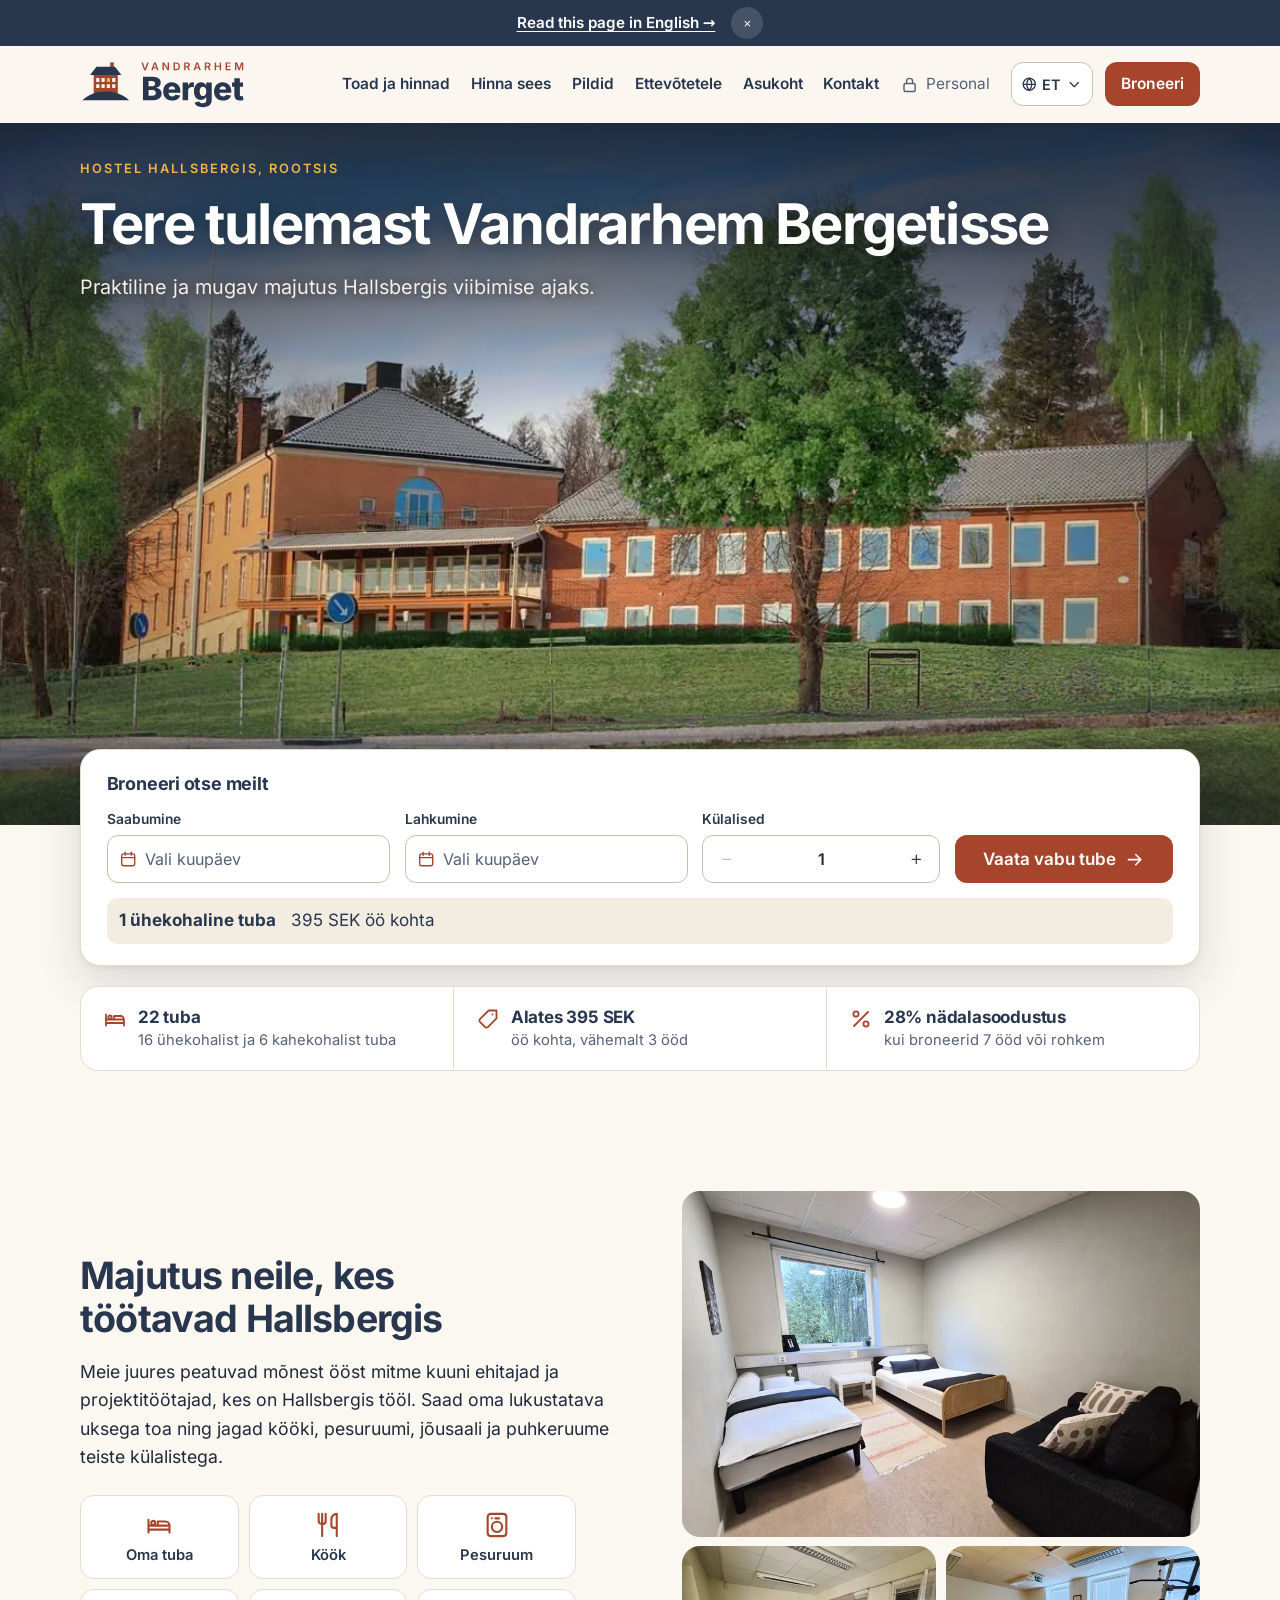
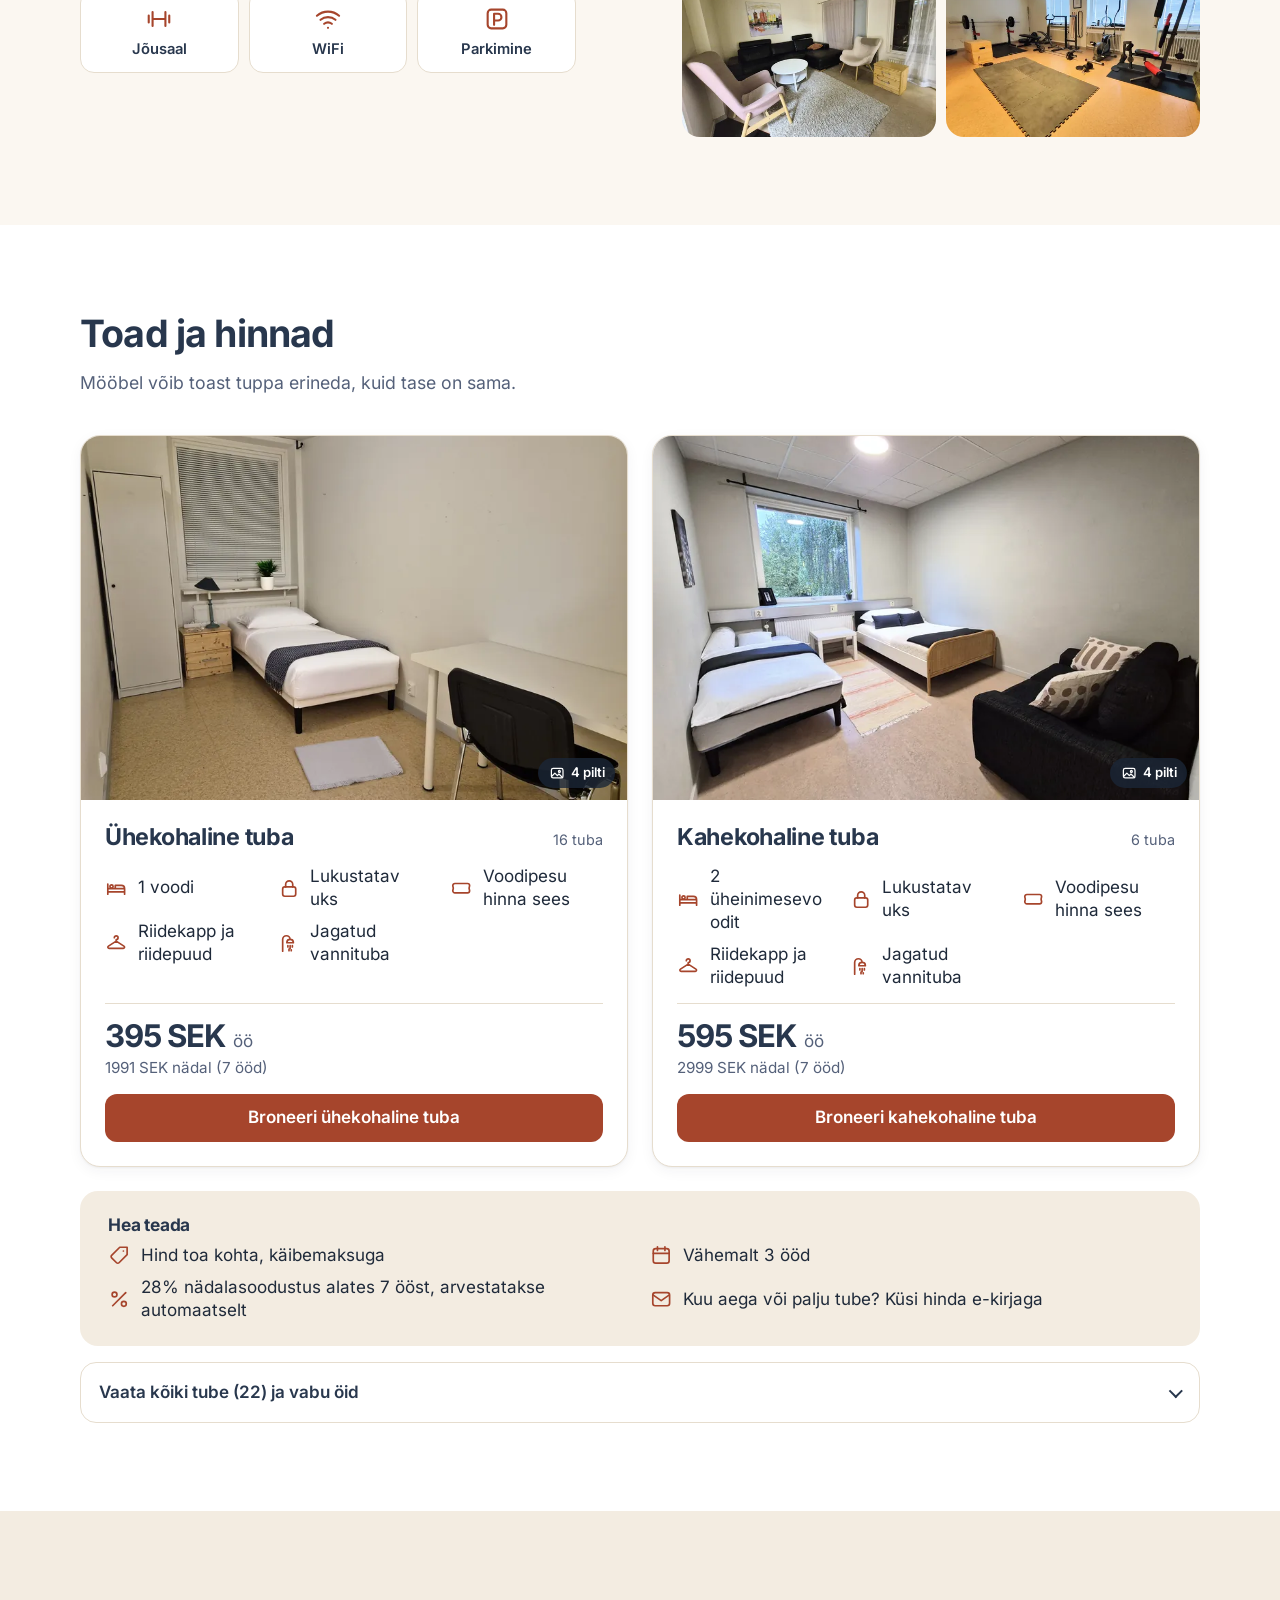
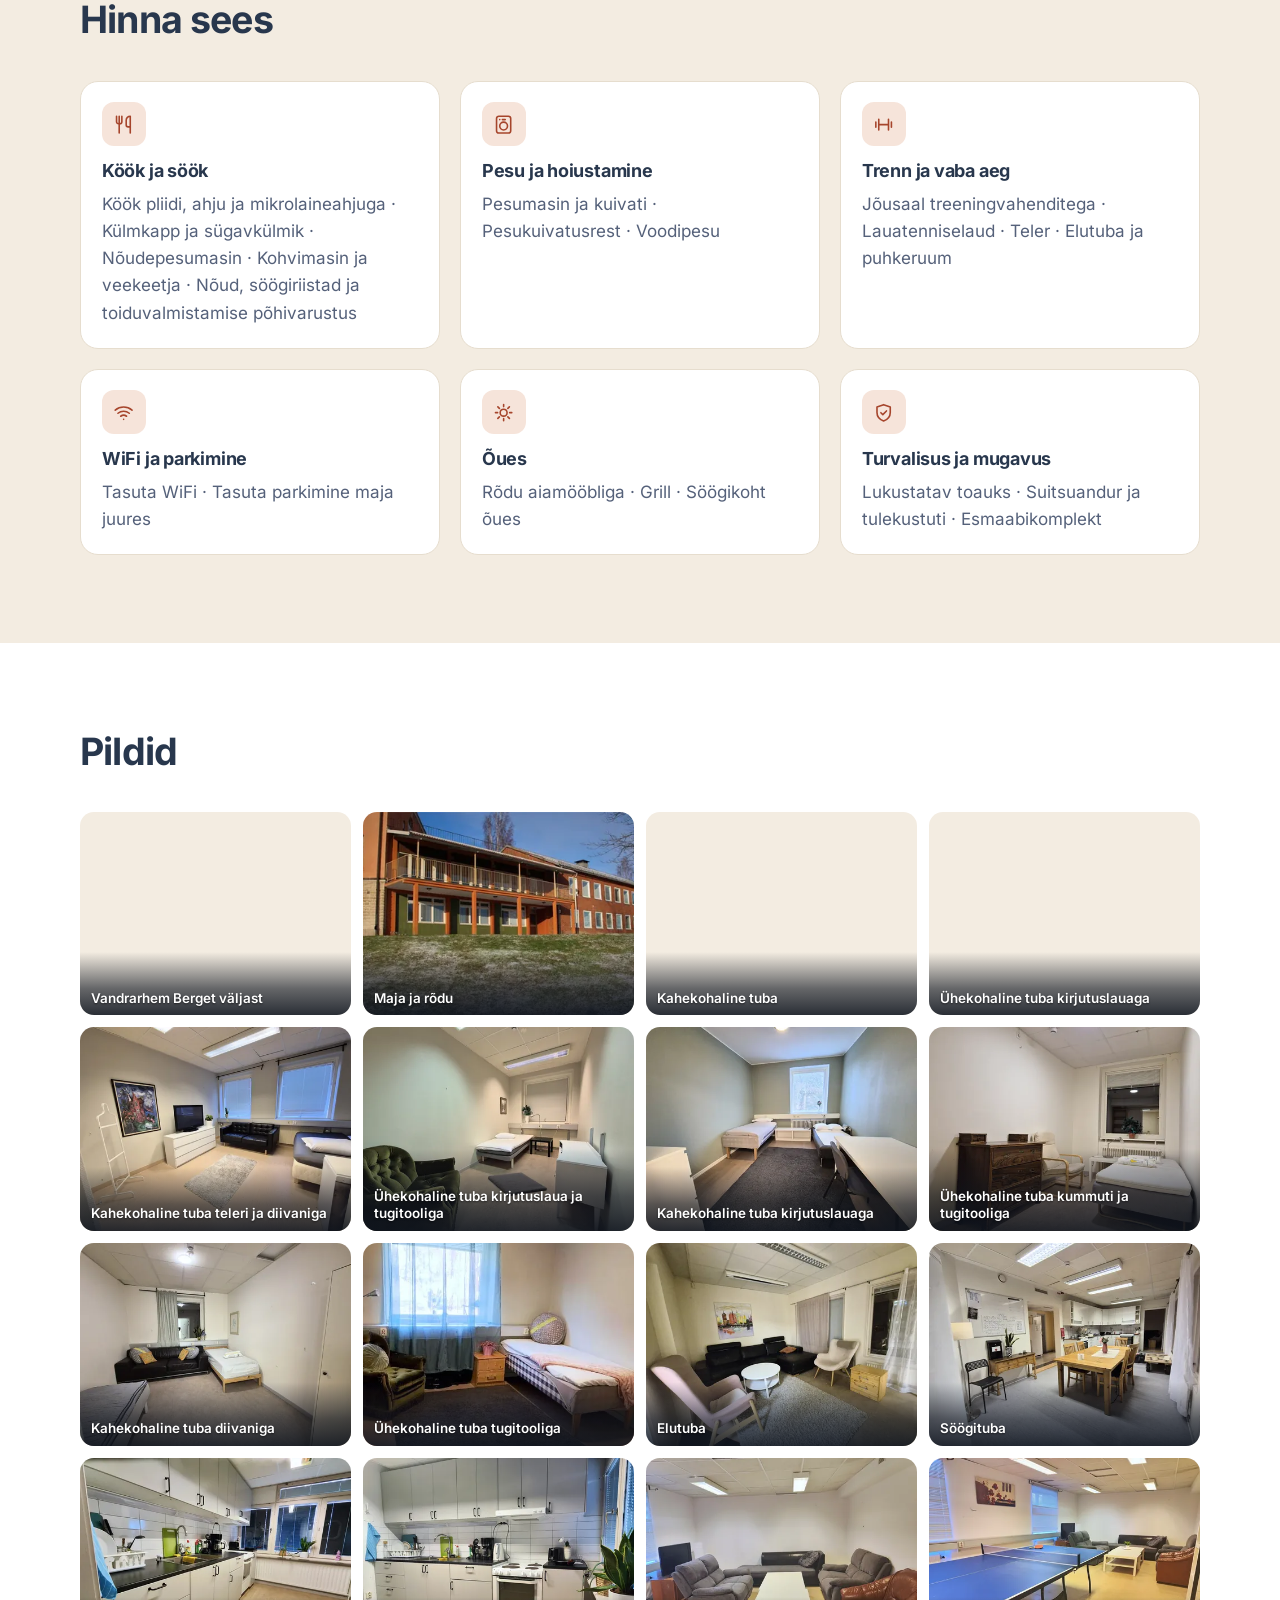
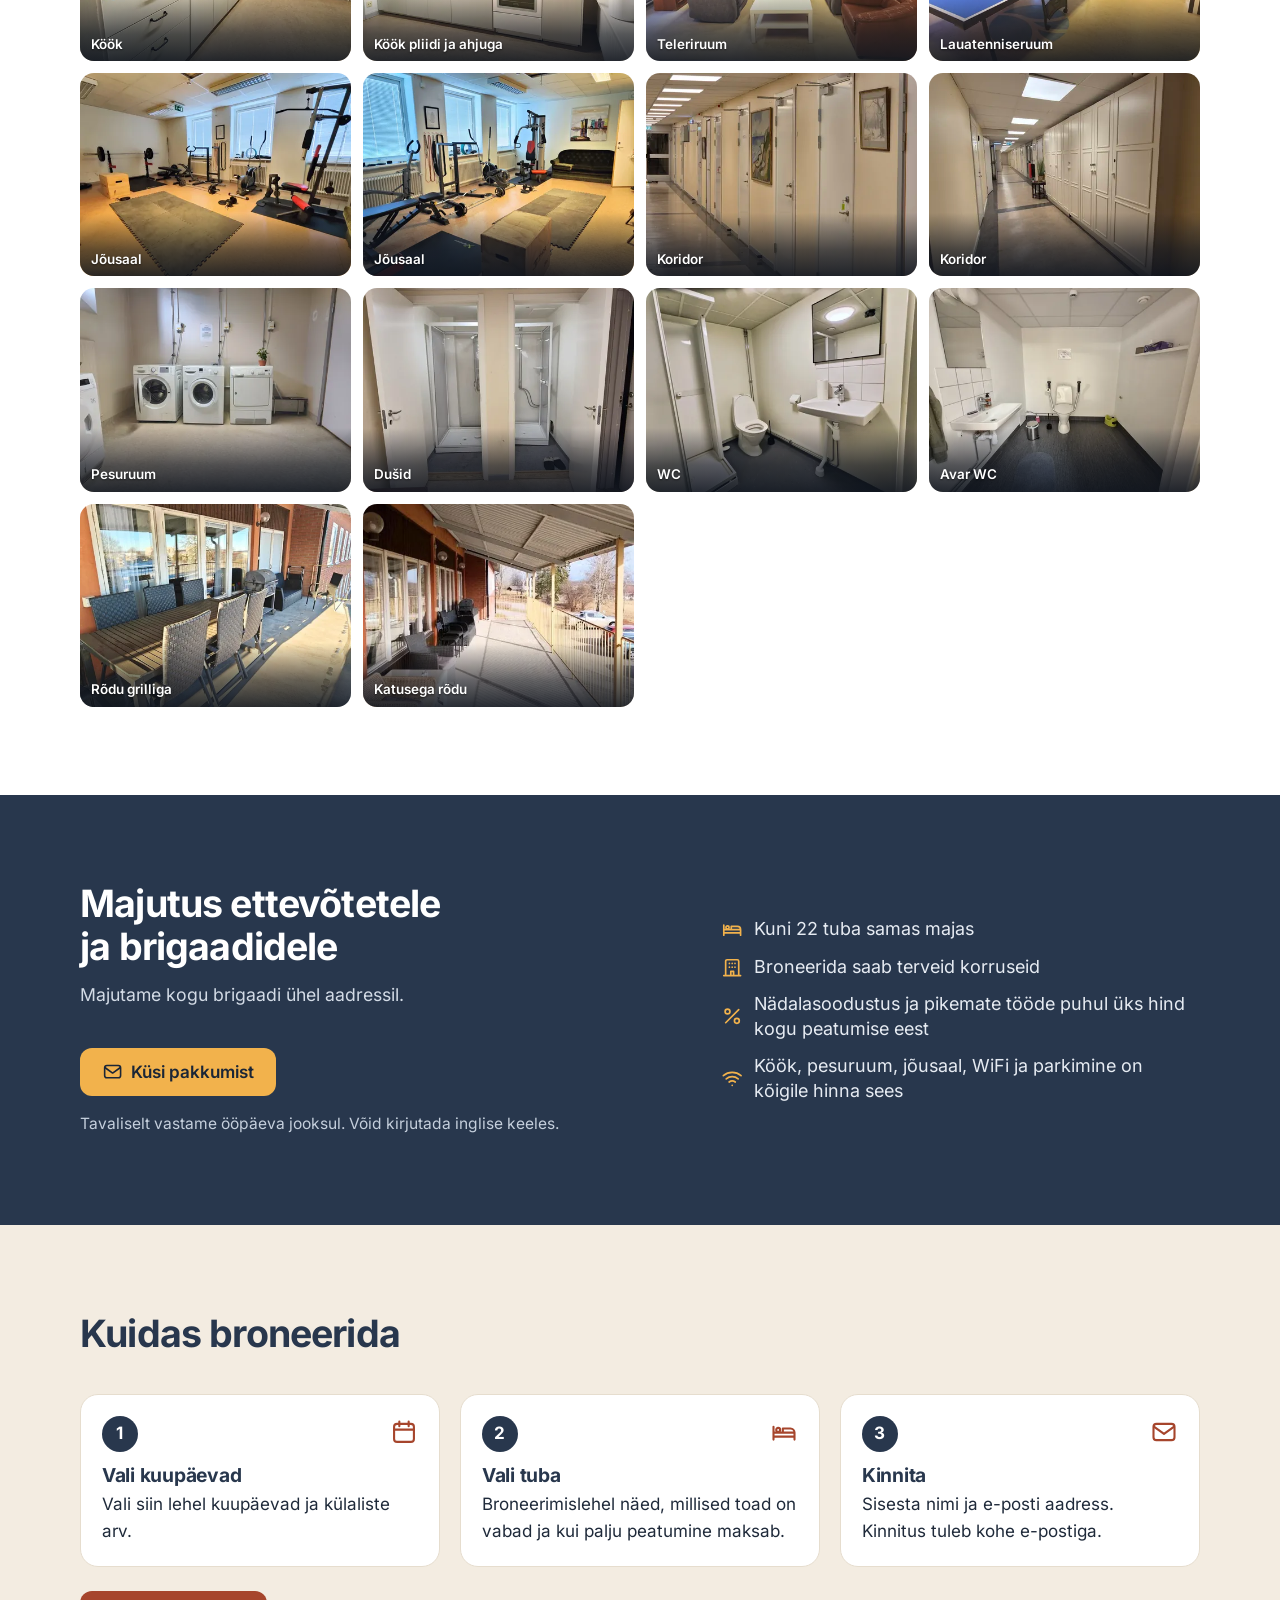
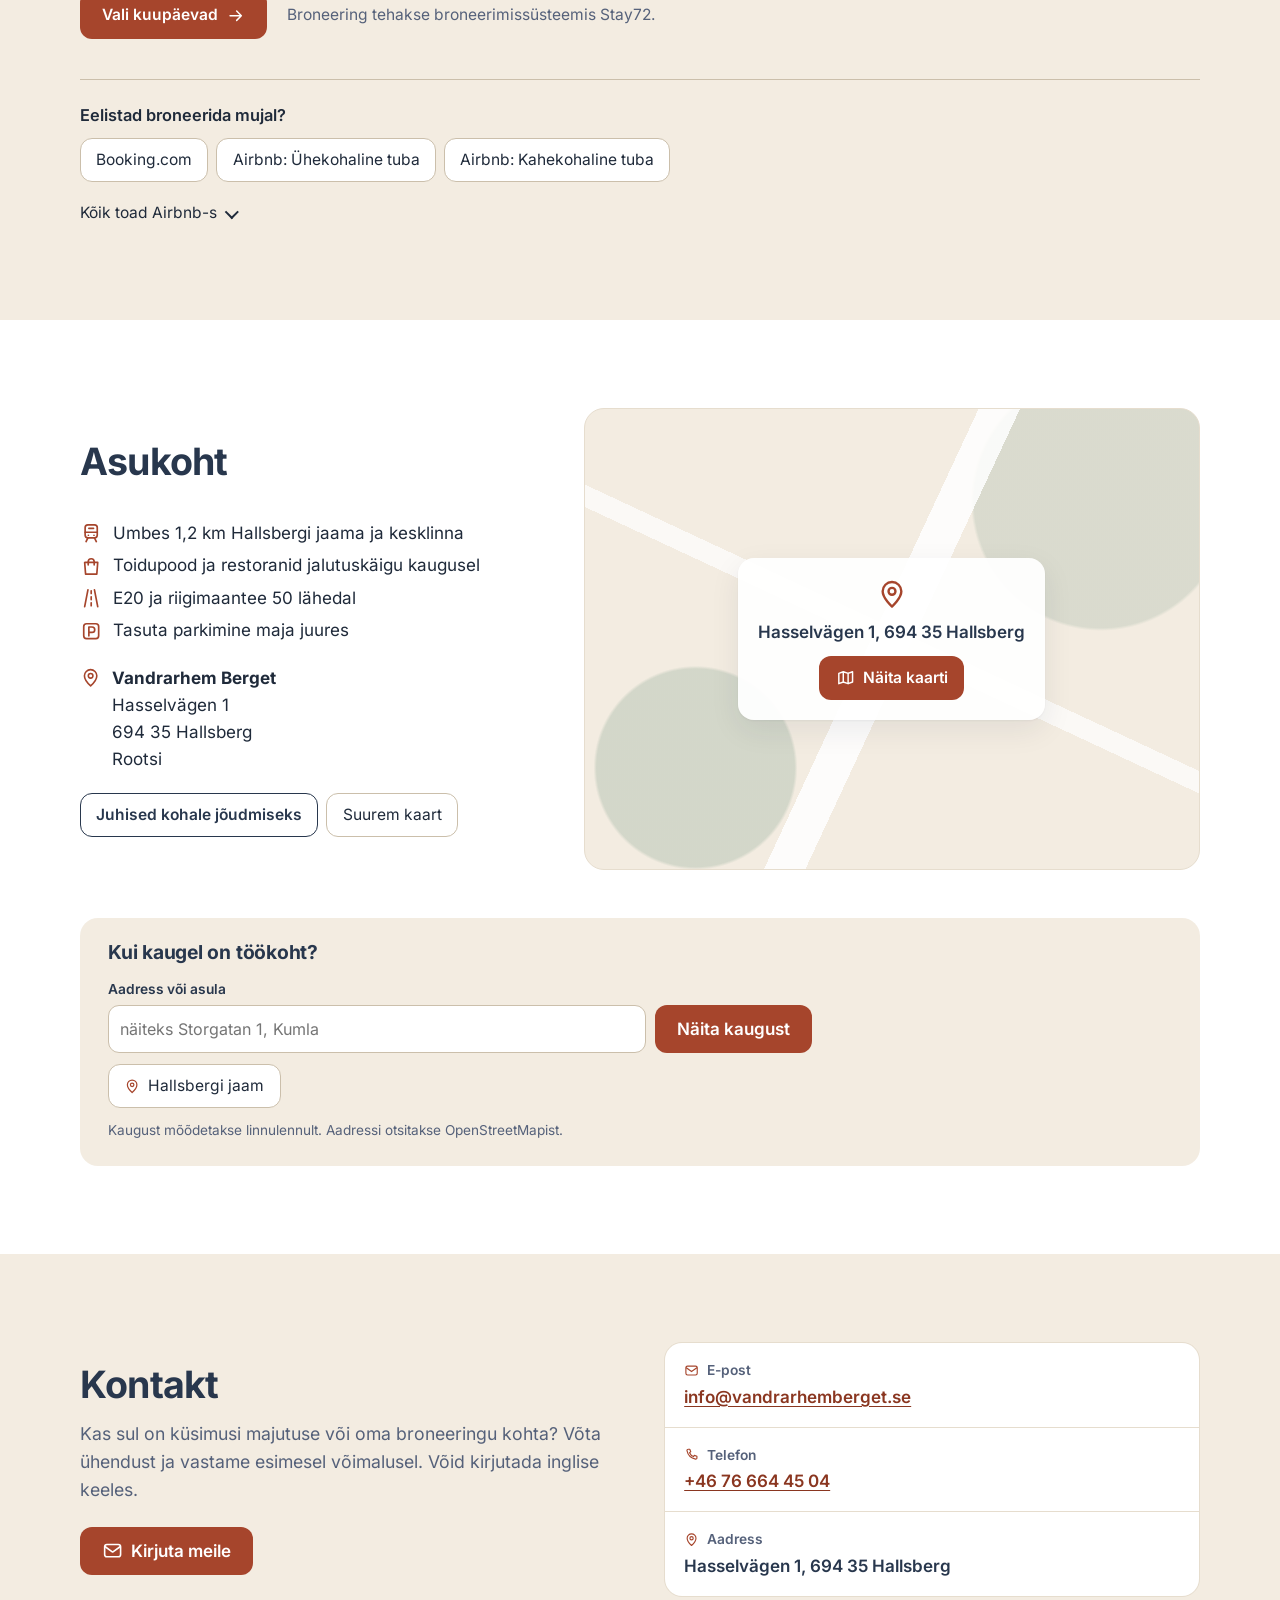
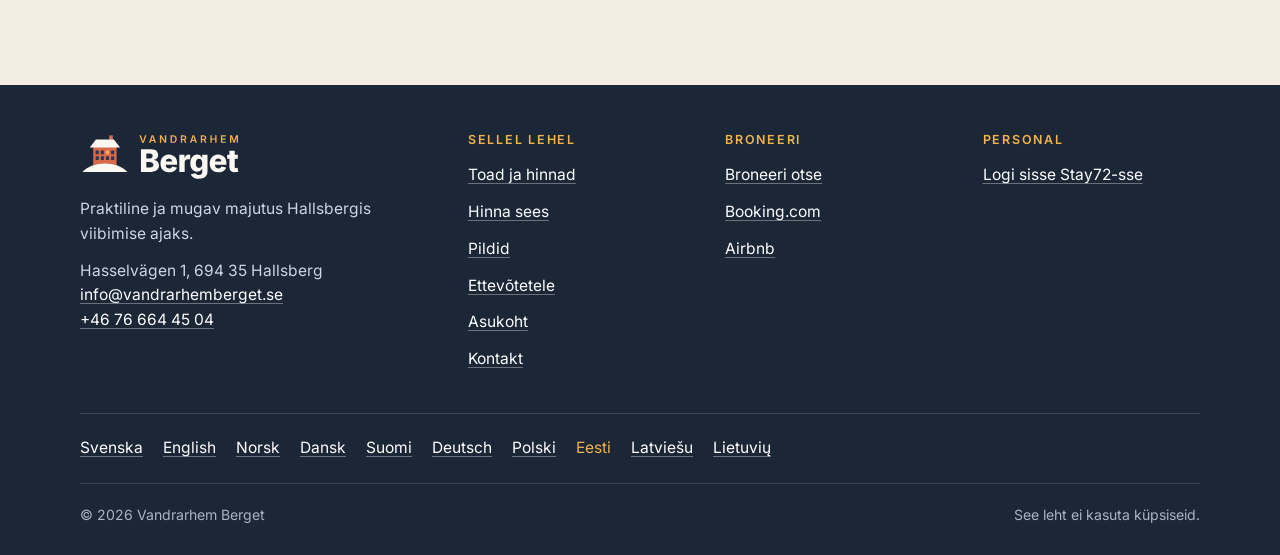
<file: et/index.html>
<!doctype html>
<html lang="et">
<head>
<meta charset="utf-8">
<meta name="viewport" content="width=device-width, initial-scale=1">
<title>Vandrarhem Berget – töömeeste majutus Hallsbergis, Rootsis</title>
<meta name="description" content="Töömeeste majutus Hallsbergis Rootsis: ettevõtetele, ehitajatele ja tervetele brigaadidele. Ühekohaline tuba 395 SEK ja kahekohaline tuba 595 SEK öö. WiFi, köök, pesuruum, jõusaal ja parkimine on hinna sees. Broneeri otse.">
<link rel="canonical" href="https://vandrarhemberget.se/et/">
<link rel="alternate" hreflang="sv" href="https://vandrarhemberget.se/">
<link rel="alternate" hreflang="en" href="https://vandrarhemberget.se/en/">
<link rel="alternate" hreflang="nb" href="https://vandrarhemberget.se/nb/">
<link rel="alternate" hreflang="da" href="https://vandrarhemberget.se/da/">
<link rel="alternate" hreflang="fi" href="https://vandrarhemberget.se/fi/">
<link rel="alternate" hreflang="de" href="https://vandrarhemberget.se/de/">
<link rel="alternate" hreflang="pl" href="https://vandrarhemberget.se/pl/">
<link rel="alternate" hreflang="et" href="https://vandrarhemberget.se/et/">
<link rel="alternate" hreflang="lv" href="https://vandrarhemberget.se/lv/">
<link rel="alternate" hreflang="lt" href="https://vandrarhemberget.se/lt/">
<link rel="alternate" hreflang="x-default" href="https://vandrarhemberget.se/en/">
<meta name="theme-color" content="#FBF7F1">
<meta name="format-detection" content="telephone=no">
<link rel="icon" href="../favicon.ico" sizes="48x48">
<link rel="icon" href="../assets/ikon.svg" type="image/svg+xml">
<link rel="apple-touch-icon" href="../assets/ikon-180.png">
<link rel="manifest" href="../site.webmanifest">
<link rel="preload" href="../assets/typsnitt/inter-latin-400.woff2" as="font" type="font/woff2" crossorigin>
<link rel="preload" href="../assets/typsnitt/inter-latin-700.woff2" as="font" type="font/woff2" crossorigin>
<link rel="stylesheet" href="../assets/stil.4bacdb4d.css">
<meta property="og:type" content="website">
<meta property="og:site_name" content="Vandrarhem Berget">
<meta property="og:title" content="Vandrarhem Berget – töömeeste majutus Hallsbergis, Rootsis">
<meta property="og:description" content="Töömeeste majutus Hallsbergis Rootsis: ettevõtetele, ehitajatele ja tervetele brigaadidele. Ühekohaline tuba 395 SEK ja kahekohaline tuba 595 SEK öö. WiFi, köök, pesuruum, jõusaal ja parkimine on hinna sees. Broneeri otse.">
<meta property="og:locale" content="et_EE">
<meta property="og:locale:alternate" content="sv_SE">
<meta property="og:locale:alternate" content="en_GB">
<meta property="og:locale:alternate" content="nb_NO">
<meta property="og:locale:alternate" content="da_DK">
<meta property="og:locale:alternate" content="fi_FI">
<meta property="og:locale:alternate" content="de_DE">
<meta property="og:locale:alternate" content="pl_PL">
<meta property="og:locale:alternate" content="lv_LV">
<meta property="og:locale:alternate" content="lt_LT">
<meta property="og:url" content="https://vandrarhemberget.se/et/">
<meta property="og:image" content="https://vandrarhemberget.se/bilder/utsida-huset-1180.jpg?v=1707d518">
<meta property="og:image:width" content="1180">
<meta property="og:image:height" content="651">
<meta property="og:image:alt" content="Vandrarhem Berget väljast vaadates">
<meta name="twitter:card" content="summary_large_image">
<script type="application/ld+json">{"@context":"https://schema.org","@type":"Hostel","name":"Vandrarhem Berget","description":"Töömeeste majutus Hallsbergis Rootsis: ettevõtetele, ehitajatele ja tervetele brigaadidele. Ühekohaline tuba 395 SEK ja kahekohaline tuba 595 SEK öö. WiFi, köök, pesuruum, jõusaal ja parkimine on hinna sees. Broneeri otse.","inLanguage":"et","@id":"https://vandrarhemberget.se/#vandrarhem","url":"https://vandrarhemberget.se/et/","image":["https://vandrarhemberget.se/bilder/utsida-huset-1180.jpg?v=1707d518","https://vandrarhemberget.se/bilder/utsida-huset-1180.jpg?v=1707d518","https://vandrarhemberget.se/bilder/utsida-balkongen-1220.jpg?v=98ddb11a","https://vandrarhemberget.se/bilder/tvabaddsrum-dagsljus-1600.jpg?v=fdbbbce8","https://vandrarhemberget.se/bilder/enkelrum-skrivbord-garderob-1600.jpg?v=13ac3ef3","https://vandrarhemberget.se/bilder/tvabaddsrum-tv-soffa-1600.jpg?v=26abb7e6","https://vandrarhemberget.se/bilder/enkelrum-skrivbord-fatolj-1600.jpg?v=654260d3","https://vandrarhemberget.se/bilder/tvabaddsrum-grona-vaggar-1600.jpg?v=19bbdcdc"],"logo":"https://vandrarhemberget.se/assets/ikon-512.png","address":{"@type":"PostalAddress","streetAddress":"Hasselvägen 1","postalCode":"694 35","addressLocality":"Hallsberg","addressRegion":"Örebro län","addressCountry":"SE"},"geo":{"@type":"GeoCoordinates","latitude":59.0683191,"longitude":15.0914269},"email":"info@vandrarhemberget.se","telephone":"+46 76 664 45 04","priceRange":"395–595 SEK","currenciesAccepted":"SEK","numberOfRooms":22,"audience":{"@type":"BusinessAudience","name":"Majutus ettevõtetele ja brigaadidele"},"amenityFeature":[{"@type":"LocationFeatureSpecification","name":"Köök pliidi, ahju ja mikrolaineahjuga","value":true},{"@type":"LocationFeatureSpecification","name":"Külmkapp ja sügavkülmik","value":true},{"@type":"LocationFeatureSpecification","name":"Nõudepesumasin","value":true},{"@type":"LocationFeatureSpecification","name":"Kohvimasin ja veekeetja","value":true},{"@type":"LocationFeatureSpecification","name":"Nõud, söögiriistad ja toiduvalmistamise põhivarustus","value":true},{"@type":"LocationFeatureSpecification","name":"Pesumasin ja kuivati","value":true},{"@type":"LocationFeatureSpecification","name":"Pesukuivatusrest","value":true},{"@type":"LocationFeatureSpecification","name":"Voodipesu","value":true},{"@type":"LocationFeatureSpecification","name":"Jõusaal treeningvahenditega","value":true},{"@type":"LocationFeatureSpecification","name":"Lauatenniselaud","value":true},{"@type":"LocationFeatureSpecification","name":"Teler","value":true},{"@type":"LocationFeatureSpecification","name":"Elutuba ja puhkeruum","value":true},{"@type":"LocationFeatureSpecification","name":"Tasuta WiFi","value":true},{"@type":"LocationFeatureSpecification","name":"Tasuta parkimine maja juures","value":true},{"@type":"LocationFeatureSpecification","name":"Rõdu aiamööbliga","value":true},{"@type":"LocationFeatureSpecification","name":"Grill","value":true},{"@type":"LocationFeatureSpecification","name":"Söögikoht õues","value":true},{"@type":"LocationFeatureSpecification","name":"Lukustatav toauks","value":true},{"@type":"LocationFeatureSpecification","name":"Suitsuandur ja tulekustuti","value":true},{"@type":"LocationFeatureSpecification","name":"Esmaabikomplekt","value":true}],"containsPlace":[{"@type":"HotelRoom","name":"Ühekohaline tuba","description":"1 voodi, Lukustatav uks, Voodipesu hinna sees, Riidekapp ja riidepuud, Jagatud vannituba","occupancy":{"@type":"QuantitativeValue","maxValue":1,"unitCode":"C62"},"bed":{"@type":"BedDetails","typeOfBed":"Single","numberOfBeds":1}},{"@type":"HotelRoom","name":"Kahekohaline tuba","description":"2 üheinimesevoodit, Lukustatav uks, Voodipesu hinna sees, Riidekapp ja riidepuud, Jagatud vannituba","occupancy":{"@type":"QuantitativeValue","maxValue":2,"unitCode":"C62"},"bed":{"@type":"BedDetails","typeOfBed":"Single","numberOfBeds":2}}],"makesOffer":[{"@type":"Offer","name":"Ühekohaline tuba","url":"https://app.stay72.com/book/centralunity-holding-ab-1","availability":"https://schema.org/InStock","priceSpecification":{"@type":"UnitPriceSpecification","price":395,"priceCurrency":"SEK","unitCode":"DAY","valueAddedTaxIncluded":true},"eligibleDuration":{"@type":"QuantitativeValue","minValue":3,"unitCode":"DAY"}},{"@type":"Offer","name":"Kahekohaline tuba","url":"https://app.stay72.com/book/centralunity-holding-ab-1","availability":"https://schema.org/InStock","priceSpecification":{"@type":"UnitPriceSpecification","price":595,"priceCurrency":"SEK","unitCode":"DAY","valueAddedTaxIncluded":true},"eligibleDuration":{"@type":"QuantitativeValue","minValue":3,"unitCode":"DAY"}}],"potentialAction":{"@type":"ReserveAction","target":{"@type":"EntryPoint","urlTemplate":"https://app.stay72.com/book/centralunity-holding-ab-1","inLanguage":"sv"},"result":{"@type":"LodgingReservation","name":"Vandrarhem Berget"}},"sameAs":["https://www.booking.com/hotel/se/vandrarhem-berget.sv.html?lang=sv"]}</script>
<script type="application/json" id="sidinfo">{"sprak":"et","talformat":"et-EE","minNatter":3,"rabatt":28,"rabattFran":7,"rum":{"enkel":{"antal":16,"pris":395},"dubbel":{"antal":6,"pris":595}},"stay72":"https://app.stay72.com/book/centralunity-holding-ab-1","stay72Skript":"https://app.stay72.com/embed/stay72-booking.js","adress":"Hasselvägen 1, 694 35 Hallsberg","plats":{"lat":59.0683191,"lon":15.0914269},"station":{"lat":59.0671196,"lon":15.1107975},"andraSprak":[{"kod":"sv","text":"Läs sidan på svenska","lank":"../"},{"kod":"en","text":"Read this page in English","lank":"../en/"},{"kod":"nb","text":"Les siden på norsk","lank":"../nb/"},{"kod":"da","text":"Læs siden på dansk","lank":"../da/"},{"kod":"fi","text":"Lue tämä sivu suomeksi","lank":"../fi/"},{"kod":"de","text":"Diese Seite auf Deutsch lesen","lank":"../de/"},{"kod":"pl","text":"Czytaj tę stronę po polsku","lank":"../pl/"},{"kod":"lv","text":"Lasīt šo lapu latviski","lank":"../lv/"},{"kod":"lt","text":"Skaityti šį puslapį lietuviškai","lank":"../lt/"}],"t":{"valjIn":"Vali saabumine","valjUt":"Vali lahkumine","minst":"Vähemalt 3 ööd","natter":"one:{n} öö|other:{n} ööd","antalEnkel":"one:{n} ühekohaline tuba|other:{n} ühekohalist tuba","antalDubbel":"one:{n} kahekohaline tuba|other:{n} kahekohalist tuba","perNatt":"{pris} SEK öö kohta","vistelse":"{natter}: {pris} SEK","vistelseRabatt":"{natter}: {pris} SEK koos nädalasoodustusega","felDatum":"Vali nii saabumise kui ka lahkumise kuupäev.","felMinst":"Lühim peatumine on 3 ööd. Vali hilisem lahkumise kuupäev.","raknare":"Pilt {nr}/{antal}","allaTitel":"Kõik toad ja vabad ööd","stang":"Sulge","avstand":{"rubrik":"Kui kaugel on töökoht?","etikett":"Aadress või asula","exempel":"näiteks Storgatan 1, Kumla","knapp":"Näita kaugust","station":"Hallsbergi jaam","soker":"Otsin …","resultat":"Umbes {avstand} linnulennult, sihtkoht: {plats}.","meter":"{n} m","km":"{n} km","vag":"Näita teekonda ja sõiduaega","felHittas":"Me ei leidnud seda aadressi. Proovi lisada asula, näiteks „Storgatan 1, Kumla“.","felTeknik":"Aadressi ei õnnestunud praegu otsida. Teekonna saab siiski avada.","not":"Kaugust mõõdetakse linnulennult. Aadressi otsitakse OpenStreetMapist."}}}</script>
<script src="../assets/app.d2f055d1.js" defer></script>
</head>
<body>
<a class="hoppa" href="#innehall">Liigu sisu juurde</a>
<div class="sprakrad" data-sprakrad hidden></div>
<header class="topp" data-topp>
  <div class="ram topp__rad">
    <a class="logga" href="#topp" aria-label="Vandrarhem Berget, lehe algusesse"><svg class="logga__bild" aria-hidden="true" focusable="false" xmlns="http://www.w3.org/2000/svg" viewBox="0 0 206.95 61.65"><g transform="translate(0 -7)"><rect x="17" y="24" width="30" height="26" fill="#A6452C"/><rect x="37.5" y="10" width="4.6" height="7" fill="#A6452C"/><path d="M12.5 25.5 20.5 15.5h23l8 10z" fill="#28374D"/><rect x="20.1" y="29.4" width="4" height="4.8" rx=".5" fill="#FBF7F1"/><rect x="26.7" y="29.4" width="4" height="4.8" rx=".5" fill="#FBF7F1"/><rect x="33.3" y="29.4" width="4" height="4.8" rx=".5" fill="#F2B24C"/><rect x="39.9" y="29.4" width="4" height="4.8" rx=".5" fill="#FBF7F1"/><rect x="20.1" y="37" width="4" height="4.8" rx=".5" fill="#FBF7F1"/><rect x="26.7" y="37" width="4" height="4.8" rx=".5" fill="#FBF7F1"/><rect x="33.3" y="37" width="4" height="4.8" rx=".5" fill="#FBF7F1"/><rect x="39.9" y="37" width="4" height="4.8" rx=".5" fill="#FBF7F1"/><path d="M3 57C17 42.5 47 42.5 61 57z" fill="#28374D"/><path d="M79.77 19.67 76.32 10H78.22L79.94 15.02Q80.18 15.78 80.46 16.76Q80.73 17.74 81.06 18.98H80.7Q81.02 17.72 81.29 16.75Q81.56 15.78 81.79 15.02L83.45 10H85.35L81.96 19.67ZM88.63 19.67 92 10H94.2L97.65 19.67H95.75L94.03 14.65Q93.78 13.87 93.51 12.89Q93.23 11.9 92.9 10.65H93.27Q92.94 11.92 92.68 12.91Q92.42 13.89 92.18 14.65L90.52 19.67ZM90.59 17.27V15.88H95.68V17.27ZM102.58 19.67V10H104.54L107.88 15.33Q108.09 15.66 108.32 16.08Q108.55 16.5 108.81 17.01Q109.06 17.53 109.3 18.16H109.11Q109.06 17.61 109.03 17.04Q108.99 16.46 108.98 15.95Q108.96 15.43 108.96 15.07V10H110.72V19.67H108.75L105.74 14.87Q105.45 14.41 105.2 13.97Q104.95 13.52 104.65 12.95Q104.36 12.39 103.95 11.59H104.19Q104.23 12.3 104.27 12.93Q104.3 13.56 104.32 14.06Q104.34 14.56 104.34 14.87V19.67ZM119.57 19.67H117.13V18.17H119.49Q120.5 18.17 121.18 17.8Q121.86 17.42 122.2 16.68Q122.54 15.94 122.54 14.82Q122.54 13.72 122.2 12.98Q121.86 12.24 121.19 11.87Q120.53 11.5 119.53 11.5H117.08V10H119.64Q121.08 10 122.11 10.58Q123.14 11.16 123.69 12.24Q124.25 13.32 124.25 14.82Q124.25 16.33 123.69 17.42Q123.14 18.51 122.09 19.09Q121.04 19.67 119.57 19.67ZM118.04 10V19.67H116.3V10ZM129.53 19.67V10H133.15Q134.26 10 135.01 10.39Q135.77 10.78 136.16 11.48Q136.55 12.18 136.55 13.1Q136.55 14.02 136.16 14.7Q135.77 15.38 135 15.75Q134.24 16.12 133.12 16.12H130.54V14.69H132.89Q133.55 14.69 133.96 14.5Q134.38 14.32 134.58 13.96Q134.78 13.6 134.78 13.1Q134.78 12.58 134.58 12.21Q134.38 11.84 133.96 11.65Q133.54 11.46 132.88 11.46H131.27V19.67ZM134.97 19.67 132.62 15.28H134.52L136.91 19.67ZM141.19 19.67 144.56 10H146.76L150.21 19.67H148.31L146.59 14.65Q146.34 13.87 146.07 12.89Q145.79 11.9 145.46 10.65H145.83Q145.5 11.92 145.24 12.91Q144.98 13.89 144.74 14.65L143.08 19.67ZM143.16 17.27V15.88H148.25V17.27ZM155.14 19.67V10H158.75Q159.86 10 160.62 10.39Q161.38 10.78 161.77 11.48Q162.16 12.18 162.16 13.1Q162.16 14.02 161.77 14.7Q161.37 15.38 160.61 15.75Q159.84 16.12 158.73 16.12H156.15V14.69H158.5Q159.16 14.69 159.57 14.5Q159.99 14.32 160.19 13.96Q160.39 13.6 160.39 13.1Q160.39 12.58 160.19 12.21Q159.99 11.84 159.57 11.65Q159.15 11.46 158.49 11.46H156.87V19.67ZM160.58 19.67 158.23 15.28H160.12L162.52 19.67ZM167.44 19.67V10H169.18V14H173.67V10H175.4V19.67H173.67V15.46H169.18V19.67ZM180.99 19.67V10H187.27V11.46H182.72V14.07H186.93V15.51H182.72V18.21H187.29V19.67ZM192.67 19.67V10H195.28L197.11 14.99Q197.21 15.27 197.33 15.71Q197.45 16.14 197.57 16.65Q197.7 17.16 197.81 17.64Q197.93 18.12 198.01 18.49H197.66Q197.73 18.13 197.85 17.65Q197.96 17.18 198.09 16.67Q198.21 16.16 198.33 15.72Q198.45 15.28 198.54 14.99L200.36 10H202.97V19.67H201.25V14.79Q201.25 14.48 201.26 14.04Q201.26 13.6 201.27 13.09Q201.29 12.58 201.3 12.07Q201.31 11.55 201.31 11.09H201.44Q201.31 11.6 201.15 12.13Q201 12.67 200.85 13.17Q200.7 13.67 200.57 14.1Q200.44 14.52 200.34 14.79L198.56 19.67H197.09L195.28 14.79Q195.18 14.52 195.05 14.11Q194.91 13.69 194.76 13.19Q194.61 12.69 194.46 12.15Q194.3 11.61 194.15 11.09H194.3Q194.3 11.52 194.32 12.03Q194.33 12.54 194.34 13.05Q194.35 13.56 194.36 14.01Q194.37 14.47 194.37 14.79V19.67Z" fill="#A6452C"/><path d="M78.28 57V27.72H90.43Q93.69 27.72 95.91 28.66Q98.13 29.6 99.24 31.26Q100.35 32.92 100.35 35.15Q100.35 36.82 99.65 38.12Q98.96 39.43 97.73 40.28Q96.5 41.14 94.91 41.47V41.79Q96.66 41.85 98.16 42.72Q99.66 43.6 100.58 45.15Q101.49 46.7 101.49 48.82Q101.49 51.18 100.3 53.03Q99.11 54.88 96.85 55.94Q94.59 57 91.33 57ZM85.22 51.4H89.7Q92.04 51.4 93.15 50.5Q94.26 49.61 94.26 48.04Q94.26 46.9 93.73 46.05Q93.2 45.21 92.2 44.75Q91.21 44.28 89.84 44.28H85.22ZM85.22 39.78H89.25Q90.41 39.78 91.32 39.39Q92.23 39 92.75 38.26Q93.28 37.52 93.28 36.46Q93.28 34.99 92.21 34.12Q91.15 33.26 89.36 33.26H85.22ZM114.44 57.41Q111 57.41 108.51 56.05Q106.01 54.68 104.68 52.15Q103.36 49.61 103.36 46.09Q103.36 42.71 104.68 40.16Q106.01 37.6 108.45 36.18Q110.89 34.75 114.19 34.75Q116.51 34.75 118.44 35.48Q120.38 36.21 121.8 37.63Q123.23 39.06 124 41.14Q124.78 43.22 124.78 45.95V47.68H105.8V43.69H121.52L118.31 44.64Q118.31 43.11 117.85 42Q117.39 40.9 116.49 40.31Q115.58 39.72 114.25 39.72Q112.91 39.72 111.99 40.32Q111.06 40.92 110.58 41.99Q110.1 43.07 110.1 44.5V47.37Q110.1 49.06 110.66 50.19Q111.22 51.32 112.22 51.88Q113.22 52.44 114.56 52.44Q115.48 52.44 116.24 52.18Q117 51.93 117.54 51.42Q118.08 50.91 118.35 50.18L124.47 51.18Q123.92 53.07 122.57 54.47Q121.22 55.88 119.17 56.65Q117.12 57.41 114.44 57.41ZM127.57 57V35.03H134.23V39.04H134.47Q135.06 36.86 136.43 35.8Q137.79 34.75 139.6 34.75Q140.07 34.75 140.59 34.81Q141.11 34.87 141.55 34.99V40.96Q141.05 40.79 140.26 40.7Q139.46 40.61 138.83 40.61Q137.58 40.61 136.57 41.17Q135.57 41.73 135 42.71Q134.43 43.69 134.43 45.01V57ZM152.67 65.69Q149.8 65.69 147.66 64.96Q145.52 64.23 144.19 62.94Q142.86 61.64 142.47 59.93L148.42 58.71Q148.62 59.3 149.15 59.8Q149.68 60.3 150.55 60.61Q151.41 60.91 152.63 60.91Q154.73 60.91 155.86 59.97Q156.99 59.02 156.99 57.06V53.17H156.46Q156.07 54.15 155.29 54.96Q154.52 55.76 153.33 56.23Q152.14 56.71 150.51 56.71Q148.09 56.71 146.1 55.58Q144.1 54.45 142.9 52.08Q141.7 49.71 141.7 46.01Q141.7 42.16 142.94 39.67Q144.18 37.17 146.17 35.96Q148.17 34.75 150.49 34.75Q152.24 34.75 153.49 35.34Q154.73 35.93 155.55 36.87Q156.36 37.8 156.78 38.8H156.97V35.03H163.75V56.51Q163.75 59.54 162.35 61.58Q160.94 63.62 158.45 64.65Q155.95 65.69 152.67 65.69ZM152.85 51.67Q154.16 51.67 155.09 51.01Q156.01 50.34 156.5 49.05Q156.99 47.76 156.99 45.99Q156.99 44.19 156.5 42.87Q156.01 41.55 155.1 40.84Q154.18 40.12 152.85 40.12Q151.53 40.12 150.62 40.85Q149.7 41.59 149.23 42.91Q148.76 44.23 148.76 45.99Q148.76 47.76 149.23 49.04Q149.7 50.32 150.62 51Q151.53 51.67 152.85 51.67ZM177.71 57.41Q174.27 57.41 171.77 56.05Q169.28 54.68 167.95 52.15Q166.62 49.61 166.62 46.09Q166.62 42.71 167.95 40.16Q169.28 37.6 171.71 36.18Q174.15 34.75 177.45 34.75Q179.77 34.75 181.71 35.48Q183.64 36.21 185.07 37.63Q186.49 39.06 187.27 41.14Q188.05 43.22 188.05 45.95V47.68H169.06V43.69H184.78L181.58 44.64Q181.58 43.11 181.12 42Q180.66 40.9 179.75 40.31Q178.85 39.72 177.51 39.72Q176.18 39.72 175.25 40.32Q174.33 40.92 173.85 41.99Q173.37 43.07 173.37 44.5V47.37Q173.37 49.06 173.93 50.19Q174.49 51.32 175.49 51.88Q176.49 52.44 177.83 52.44Q178.75 52.44 179.51 52.18Q180.26 51.93 180.8 51.42Q181.34 50.91 181.62 50.18L187.73 51.18Q187.18 53.07 185.84 54.47Q184.49 55.88 182.44 56.65Q180.38 57.41 177.71 57.41ZM202.69 35.03V40.12H188.97V35.03ZM191.88 29.8H198.74V50.28Q198.74 51.14 199.15 51.57Q199.56 51.99 200.49 51.99Q200.84 51.99 201.48 51.91Q202.12 51.83 202.39 51.75L203.28 56.74Q202.12 57.08 201.04 57.2Q199.96 57.31 198.99 57.31Q195.5 57.31 193.69 55.67Q191.88 54.03 191.88 50.89Z" fill="#28374D"/></g></svg></a>
    <details class="sprakval" data-sprakval>
      <summary aria-label="Keel: Eesti"><svg class="ikon" viewBox="0 0 24 24" width="24" height="24" fill="none" stroke="currentColor" stroke-width="1.8" stroke-linecap="round" stroke-linejoin="round" aria-hidden="true" focusable="false"><circle cx="12" cy="12" r="8.8"/><path d="M3.2 12h17.6M12 3.2c2.4 2.5 3.7 5.4 3.7 8.8s-1.3 6.3-3.7 8.8c-2.4-2.5-3.7-5.4-3.7-8.8s1.3-6.3 3.7-8.8Z"/></svg><span>ET</span><svg class="ikon sprakval__pil" viewBox="0 0 24 24" width="24" height="24" fill="none" stroke="currentColor" stroke-width="1.8" stroke-linecap="round" stroke-linejoin="round" aria-hidden="true" focusable="false"><path d="m6 9.5 6 6 6-6"/></svg></summary>
      <ul>
        <li><a href="../" lang="sv" hreflang="sv">Svenska</a></li>
        <li><a href="../en/" lang="en" hreflang="en">English</a></li>
        <li><a href="../nb/" lang="nb" hreflang="nb">Norsk</a></li>
        <li><a href="../da/" lang="da" hreflang="da">Dansk</a></li>
        <li><a href="../fi/" lang="fi" hreflang="fi">Suomi</a></li>
        <li><a href="../de/" lang="de" hreflang="de">Deutsch</a></li>
        <li><a href="../pl/" lang="pl" hreflang="pl">Polski</a></li>
        <li><a href="../et/" lang="et" aria-current="true">Eesti</a></li>
        <li><a href="../lv/" lang="lv" hreflang="lv">Latviešu</a></li>
        <li><a href="../lt/" lang="lt" hreflang="lt">Lietuvių</a></li>
      </ul>
    </details>
    <a class="knapp knapp--primar knapp--liten topp__boka" href="#boka">Broneeri</a>
    <button class="menyknapp" type="button" aria-expanded="false" aria-controls="meny" data-menyknapp>
      <span class="dold">Menüü</span><svg class="ikon menyknapp__oppna" viewBox="0 0 24 24" width="24" height="24" fill="none" stroke="currentColor" stroke-width="1.8" stroke-linecap="round" stroke-linejoin="round" aria-hidden="true" focusable="false"><path d="M4 7h16M4 12h16M4 17h16"/></svg><svg class="ikon menyknapp__stang" viewBox="0 0 24 24" width="24" height="24" fill="none" stroke="currentColor" stroke-width="1.8" stroke-linecap="round" stroke-linejoin="round" aria-hidden="true" focusable="false"><path d="m6 6 12 12M18 6 6 18"/></svg>
    </button>
    <nav class="meny" id="meny" aria-label="Menüü" data-meny>
      <ul>
        <li><a href="#rum">Toad ja hinnad</a></li>
        <li><a href="#ingar">Hinna sees</a></li>
        <li><a href="#bilder">Pildid</a></li>
        <li><a href="#foretag">Ettevõtetele</a></li>
        <li><a href="#hitta-hit">Asukoht</a></li>
        <li><a href="#kontakt">Kontakt</a></li>
        <li><a class="meny__personal" href="https://app.stay72.com/login" rel="nofollow" title="Personali sisselogimine, Stay72"><svg class="ikon" viewBox="0 0 24 24" width="24" height="24" fill="none" stroke="currentColor" stroke-width="1.8" stroke-linecap="round" stroke-linejoin="round" aria-hidden="true" focusable="false"><rect x="5" y="10.6" width="14" height="10" rx="2.3"/><path d="M8.2 10.6V8a3.8 3.8 0 0 1 7.6 0v2.6"/></svg>Personal</a></li>
      </ul>
    </nav>
  </div>
</header>
<main id="innehall">
<section class="start start--foto" id="topp" style="--fokus-smal: 70% 42%; --fokus-bred: 50% 40%">
  <div class="start__fond"><picture><source type="image/webp" srcset="../bilder/utsida-huset-480.webp?v=1707d518 480w, ../bilder/utsida-huset-800.webp?v=1707d518 800w, ../bilder/utsida-huset-1180.webp?v=1707d518 1180w" sizes="100vw"><img src="../bilder/utsida-huset-800.jpg?v=1707d518" alt="Vandrarhem Berget väljast vaadates" width="1180" height="651" fetchpriority="high" decoding="async"></picture></div>
  <div class="ram start__inre">
    <p class="overrubrik">Hostel Hallsbergis, Rootsis</p>
    <h1>Tere tulemast Vandrarhem Bergetisse</h1>
    <p class="ingress">Praktiline ja mugav majutus Hallsbergis viibimise ajaks.</p>
  </div>
</section>

<div class="ram bokningsrad">
  <form class="bokning" id="boka" action="https://app.stay72.com/book/centralunity-holding-ab-1" method="get" data-bokning>
    <h2 class="bokning__rubrik">Broneeri otse meilt</h2>
    <div class="bokning__rutnat">
      <div class="bokning__datum" data-datum>
        <div class="falt" data-datum-reserv>
          <label for="incheckning">Saabumine</label>
          <input type="date" id="incheckning" name="check_in_date" required>
        </div>
        <div class="falt" data-datum-reserv>
          <label for="utcheckning">Lahkumine</label>
          <input type="date" id="utcheckning" name="check_out_date" required>
        </div>
        <div class="datumval" data-datumval hidden>
          <div class="falt">
            <span class="falt__etikett" id="datum-in-etikett">Saabumine</span>
            <button class="datumknapp ar-tom" type="button" data-datum-knapp="start" aria-labelledby="datum-in-etikett datum-in-varde" aria-haspopup="dialog" aria-expanded="false" aria-controls="kalender"><svg class="ikon" viewBox="0 0 24 24" width="24" height="24" fill="none" stroke="currentColor" stroke-width="1.8" stroke-linecap="round" stroke-linejoin="round" aria-hidden="true" focusable="false"><rect x="3.5" y="5" width="17" height="15.5" rx="2.6"/><path d="M3.5 10h17M8 3v4M16 3v4"/></svg><span id="datum-in-varde" data-datum-varde>Vali kuupäev</span></button>
          </div>
          <div class="falt">
            <span class="falt__etikett" id="datum-ut-etikett">Lahkumine</span>
            <button class="datumknapp ar-tom" type="button" data-datum-knapp="slut" aria-labelledby="datum-ut-etikett datum-ut-varde" aria-haspopup="dialog" aria-expanded="false" aria-controls="kalender"><svg class="ikon" viewBox="0 0 24 24" width="24" height="24" fill="none" stroke="currentColor" stroke-width="1.8" stroke-linecap="round" stroke-linejoin="round" aria-hidden="true" focusable="false"><rect x="3.5" y="5" width="17" height="15.5" rx="2.6"/><path d="M3.5 10h17M8 3v4M16 3v4"/></svg><span id="datum-ut-varde" data-datum-varde>Vali kuupäev</span></button>
          </div>
        </div>
        <div class="kalender" id="kalender" role="dialog" aria-label="Vali kuupäev" data-kalender hidden>
          <div class="kalender__topp">
            <button class="kalender__nav" type="button" data-kal-forra aria-label="Eelmine kuu"><svg class="ikon" viewBox="0 0 24 24" width="24" height="24" fill="none" stroke="currentColor" stroke-width="1.8" stroke-linecap="round" stroke-linejoin="round" aria-hidden="true" focusable="false"><path d="m14.5 5.5-6.5 6.5 6.5 6.5"/></svg></button>
            <button class="kalender__nav" type="button" data-kal-nasta aria-label="Järgmine kuu"><svg class="ikon" viewBox="0 0 24 24" width="24" height="24" fill="none" stroke="currentColor" stroke-width="1.8" stroke-linecap="round" stroke-linejoin="round" aria-hidden="true" focusable="false"><path d="m9.5 5.5 6.5 6.5-6.5 6.5"/></svg></button>
          </div>
          <div class="kalender__manader" data-kal-manader></div>
          <div class="kalender__fot">
            <p class="kalender__tips" data-kal-tips aria-live="polite"></p>
            <button class="knapp knapp--tyst knapp--liten" type="button" data-kal-rensa>Tühjenda</button>
            <button class="knapp knapp--primar knapp--liten" type="button" data-kal-klar>Valmis</button>
          </div>
        </div>
      </div>
      <div class="falt falt--gaster">
        <label for="gaster">Külalised</label>
        <div class="stegare">
          <button class="stegare__knapp" type="button" data-gaster-steg="-1" aria-label="Vähem külalisi" hidden><svg class="ikon" viewBox="0 0 24 24" width="24" height="24" fill="none" stroke="currentColor" stroke-width="1.8" stroke-linecap="round" stroke-linejoin="round" aria-hidden="true" focusable="false"><path d="M6 12h12"/></svg></button>
          <input type="number" id="gaster" name="guests" value="1" min="1" max="500" step="1" inputmode="numeric" required>
          <button class="stegare__knapp" type="button" data-gaster-steg="1" aria-label="Rohkem külalisi" hidden><svg class="ikon" viewBox="0 0 24 24" width="24" height="24" fill="none" stroke="currentColor" stroke-width="1.8" stroke-linecap="round" stroke-linejoin="round" aria-hidden="true" focusable="false"><path d="M12 6v12M6 12h12"/></svg></button>
        </div>
      </div>
      <div class="bokning__svar" data-bokning-svar hidden>
        <p class="bokning__fel" data-bokning-fel role="alert" hidden></p>
        <p class="forslag__rad" data-forslag-ett><strong data-forslag-rum></strong><span data-forslag-pris></span></p>
        <fieldset class="forslag__val" data-forslag-val hidden>
          <legend>Tubade soovitus</legend>
          <label class="val" data-forslag-id="dela">
            <input type="radio" name="rumsval" value="dela" form="rumsval-utanfor" checked>
            <span class="val__namn">Jagatud toad</span>
            <span class="val__rum" data-forslag-rum></span>
            <span class="val__pris" data-forslag-pris></span>
          </label>
          <label class="val" data-forslag-id="eget">
            <input type="radio" name="rumsval" value="eget" form="rumsval-utanfor">
            <span class="val__namn">Igaühele oma tuba</span>
            <span class="val__rum" data-forslag-rum></span>
            <span class="val__pris" data-forslag-pris></span>
          </label>
        </fieldset>
        <p class="forslag__stort" data-forslag-stort hidden>Hostelis on 28 voodikohta. Meil on piirkonnas ka maju ja kortereid. Saada päring ja me koostame pakkumise kogu seltskonnale.</p>
        <p class="forslag__not" data-forslag-flera hidden>Broneerimislehel broneerid ühe toa korraga. <a href="https://app.stay72.com/book/centralunity-holding-ab-1" data-forslag-offert hidden>Küsi pakkumist kõigile tubadele</a></p>
        <p class="forslag__not" data-forslag-offertnot hidden>Vajuta broneerimislehel nuppu „Skicka en förfrågan“ (saada päring). Kuupäevad ja inimeste arv on juba täidetud.</p>
        <p class="dold" data-forslag-las aria-live="polite"></p>
      </div>
      <button class="knapp knapp--primar bokning__knapp" type="submit"><span data-bokning-knapptext data-offert="Küsi pakkumist">Vaata vabu tube</span><svg class="ikon" viewBox="0 0 24 24" width="24" height="24" fill="none" stroke="currentColor" stroke-width="1.8" stroke-linecap="round" stroke-linejoin="round" aria-hidden="true" focusable="false"><path d="M5 12h14M13.2 6.2 19 12l-5.8 5.8"/></svg></button>
    </div>
  </form>
  <form id="rumsval-utanfor" hidden></form>

  <ul class="fakta">
    <li><svg class="ikon" viewBox="0 0 24 24" width="24" height="24" fill="none" stroke="currentColor" stroke-width="1.8" stroke-linecap="round" stroke-linejoin="round" aria-hidden="true" focusable="false"><path d="M3 18.5v-11M3 12.5h18v6M21 12.5a3.5 3.5 0 0 0-3.5-3.5H11v3.5M3 16h18"/><circle cx="7" cy="10.2" r="1.7"/></svg><div><strong>22 tuba</strong><span>16 ühekohalist ja 6 kahekohalist tuba</span></div></li>
    <li><svg class="ikon" viewBox="0 0 24 24" width="24" height="24" fill="none" stroke="currentColor" stroke-width="1.8" stroke-linecap="round" stroke-linejoin="round" aria-hidden="true" focusable="false"><path d="M12.6 3.5h7.9v7.9l-8.7 8.7a1.8 1.8 0 0 1-2.6 0l-5.3-5.3a1.8 1.8 0 0 1 0-2.6l8.7-8.7Z"/><path d="M16.5 7.5h.01"/></svg><div><strong>Alates 395 SEK</strong><span>öö kohta, vähemalt 3 ööd</span></div></li>
    <li><svg class="ikon" viewBox="0 0 24 24" width="24" height="24" fill="none" stroke="currentColor" stroke-width="1.8" stroke-linecap="round" stroke-linejoin="round" aria-hidden="true" focusable="false"><path d="M19 5 5 19"/><circle cx="7" cy="7" r="2.6"/><circle cx="17" cy="17" r="2.6"/></svg><div><strong>28% nädalasoodustus</strong><span>kui broneerid 7 ööd või rohkem</span></div></li>
  </ul>
</div>
<section class="avsnitt" id="valkommen">
  <div class="ram valkommen">
    <div>
      <div class="avsnitt__huvud">
        <h2>Majutus neile, kes töötavad Hallsbergis</h2>
      </div>
      <p class="valkommen__stycke">Meie juures peatuvad mõnest ööst mitme kuuni ehitajad ja projektitöötajad, kes on Hallsbergis tööl. Saad oma lukustatava uksega toa ning jagad kööki, pesuruumi, jõusaali ja puhkeruume teiste külalistega.</p>
      <ul class="snabbfakta">
        <li><svg class="ikon" viewBox="0 0 24 24" width="24" height="24" fill="none" stroke="currentColor" stroke-width="1.8" stroke-linecap="round" stroke-linejoin="round" aria-hidden="true" focusable="false"><path d="M3 18.5v-11M3 12.5h18v6M21 12.5a3.5 3.5 0 0 0-3.5-3.5H11v3.5M3 16h18"/><circle cx="7" cy="10.2" r="1.7"/></svg><span>Oma tuba</span></li>
        <li><svg class="ikon" viewBox="0 0 24 24" width="24" height="24" fill="none" stroke="currentColor" stroke-width="1.8" stroke-linecap="round" stroke-linejoin="round" aria-hidden="true" focusable="false"><path d="M4 2.5v6.2a2.3 2.3 0 0 0 2.3 2.3h1.4A2.3 2.3 0 0 0 10 8.7V2.5M7 2.5v19M19.5 14.5V2.5a4.6 4.6 0 0 0-4.6 4.6v5.2a2.2 2.2 0 0 0 2.2 2.2h2.4Zm0 0v7"/></svg><span>Köök</span></li>
        <li><svg class="ikon" viewBox="0 0 24 24" width="24" height="24" fill="none" stroke="currentColor" stroke-width="1.8" stroke-linecap="round" stroke-linejoin="round" aria-hidden="true" focusable="false"><rect x="4" y="2.5" width="16" height="19" rx="2.6"/><circle cx="12" cy="13.6" r="4.4"/><path d="M7.6 6.3h.01M10.6 6.3h3.2"/></svg><span>Pesuruum</span></li>
        <li><svg class="ikon" viewBox="0 0 24 24" width="24" height="24" fill="none" stroke="currentColor" stroke-width="1.8" stroke-linecap="round" stroke-linejoin="round" aria-hidden="true" focusable="false"><path d="M6.5 6v12M17.5 6v12M3.2 9v6M20.8 9v6M6.5 12h11"/></svg><span>Jõusaal</span></li>
        <li><svg class="ikon" viewBox="0 0 24 24" width="24" height="24" fill="none" stroke="currentColor" stroke-width="1.8" stroke-linecap="round" stroke-linejoin="round" aria-hidden="true" focusable="false"><path d="M2.5 9.2a14.6 14.6 0 0 1 19 0M5.6 12.7a10 10 0 0 1 12.8 0M8.7 16.1a5.4 5.4 0 0 1 6.6 0M12 19.6h.01"/></svg><span>WiFi</span></li>
        <li><svg class="ikon" viewBox="0 0 24 24" width="24" height="24" fill="none" stroke="currentColor" stroke-width="1.8" stroke-linecap="round" stroke-linejoin="round" aria-hidden="true" focusable="false"><rect x="4" y="4" width="16" height="16" rx="3"/><path d="M9.5 17V7.5h3.4a2.9 2.9 0 0 1 0 5.8H9.5"/></svg><span>Parkimine</span></li>
      </ul>
    </div>
    <div class="mosaik" role="group" aria-label="Pildid hostelist">
      <a class="mosaik__bild mosaik__bild--stor" href="../bilder/tvabaddsrum-dagsljus-1600.jpg?v=fdbbbce8" data-visa-bild="tvabaddsrum-dagsljus" aria-label="Näita pilti suuremalt: Kahekohaline tuba"><picture><source type="image/webp" srcset="../bilder/tvabaddsrum-dagsljus-480.webp?v=fdbbbce8 480w, ../bilder/tvabaddsrum-dagsljus-800.webp?v=fdbbbce8 800w, ../bilder/tvabaddsrum-dagsljus-1200.webp?v=fdbbbce8 1200w, ../bilder/tvabaddsrum-dagsljus-1600.webp?v=fdbbbce8 1600w" sizes="(min-width: 1180px) 530px, (min-width: 960px) 46vw, calc(100vw - 2rem)"><img src="../bilder/tvabaddsrum-dagsljus-800.jpg?v=fdbbbce8" alt="Kahekohaline tuba" width="2400" height="1800" loading="lazy" decoding="async"></picture></a>
      <a class="mosaik__bild " href="../bilder/vardagsrum-1600.jpg?v=ddfcaece" data-visa-bild="vardagsrum" aria-label="Näita pilti suuremalt: Elutuba"><picture><source type="image/webp" srcset="../bilder/vardagsrum-480.webp?v=ddfcaece 480w, ../bilder/vardagsrum-800.webp?v=ddfcaece 800w, ../bilder/vardagsrum-1200.webp?v=ddfcaece 1200w, ../bilder/vardagsrum-1600.webp?v=ddfcaece 1600w" sizes="(min-width: 1180px) 260px, (min-width: 960px) 23vw, 50vw"><img src="../bilder/vardagsrum-800.jpg?v=ddfcaece" alt="Elutuba" width="2400" height="1800" loading="lazy" decoding="async"></picture></a>
      <a class="mosaik__bild " href="../bilder/gym-1600.jpg?v=585a31df" data-visa-bild="gym" aria-label="Näita pilti suuremalt: Jõusaal"><picture><source type="image/webp" srcset="../bilder/gym-480.webp?v=585a31df 480w, ../bilder/gym-800.webp?v=585a31df 800w, ../bilder/gym-1200.webp?v=585a31df 1200w, ../bilder/gym-1600.webp?v=585a31df 1600w" sizes="(min-width: 1180px) 260px, (min-width: 960px) 23vw, 50vw"><img src="../bilder/gym-800.jpg?v=585a31df" alt="Jõusaal" width="2400" height="1800" loading="lazy" decoding="async"></picture></a>
    </div>
  </div>
</section>
<section class="avsnitt avsnitt--vit" id="rum">
  <div class="ram">
    <div class="avsnitt__huvud">
      <h2>Toad ja hinnad</h2>
      <p>Mööbel võib toast tuppa erineda, kuid tase on sama.</p>
    </div>
    <div class="rumslista">
      <article class="rumskort" id="enkelrum">
        <a class="rumskort__bild" href="../bilder/enkelrum-skrivbord-garderob-1600.jpg?v=13ac3ef3" data-visa-bild="enkelrum-skrivbord-garderob" aria-label="Näita pilti suuremalt: Ühekohaline tuba">
          <picture><source type="image/webp" srcset="../bilder/enkelrum-skrivbord-garderob-480.webp?v=13ac3ef3 480w, ../bilder/enkelrum-skrivbord-garderob-800.webp?v=13ac3ef3 800w, ../bilder/enkelrum-skrivbord-garderob-1200.webp?v=13ac3ef3 1200w, ../bilder/enkelrum-skrivbord-garderob-1600.webp?v=13ac3ef3 1600w" sizes="(min-width: 1180px) 545px, (min-width: 800px) 48vw, calc(100vw - 2rem)"><img src="../bilder/enkelrum-skrivbord-garderob-800.jpg?v=13ac3ef3" alt="Ühekohaline tuba kirjutuslauaga" width="2400" height="1800" loading="lazy" decoding="async"></picture>
          <span class="rumskort__antal"><svg class="ikon" viewBox="0 0 24 24" width="24" height="24" fill="none" stroke="currentColor" stroke-width="1.8" stroke-linecap="round" stroke-linejoin="round" aria-hidden="true" focusable="false"><rect x="3.5" y="5" width="17" height="14" rx="2.6"/><path d="m4 16.5 4.6-4.6 3.6 3.6 2.4-2.4 5.4 5.4"/><circle cx="15.2" cy="9.4" r="1.4"/></svg>4 pilti</span>
        </a>
        <div class="rumskort__text">
          <div class="rumskort__topp">
            <h3>Ühekohaline tuba</h3>
            <span class="rumskort__marke">16 tuba</span>
          </div>
          <ul class="ikonlista ikonlista--tva">
            <li><svg class="ikon" viewBox="0 0 24 24" width="24" height="24" fill="none" stroke="currentColor" stroke-width="1.8" stroke-linecap="round" stroke-linejoin="round" aria-hidden="true" focusable="false"><path d="M3 18.5v-11M3 12.5h18v6M21 12.5a3.5 3.5 0 0 0-3.5-3.5H11v3.5M3 16h18"/><circle cx="7" cy="10.2" r="1.7"/></svg><span>1 voodi</span></li>
            <li><svg class="ikon" viewBox="0 0 24 24" width="24" height="24" fill="none" stroke="currentColor" stroke-width="1.8" stroke-linecap="round" stroke-linejoin="round" aria-hidden="true" focusable="false"><rect x="5" y="10.6" width="14" height="10" rx="2.3"/><path d="M8.2 10.6V8a3.8 3.8 0 0 1 7.6 0v2.6"/></svg><span>Lukustatav uks</span></li>
            <li><svg class="ikon" viewBox="0 0 24 24" width="24" height="24" fill="none" stroke="currentColor" stroke-width="1.8" stroke-linecap="round" stroke-linejoin="round" aria-hidden="true" focusable="false"><path d="M5.2 7h13.6A2.2 2.2 0 0 1 21 9.2c0 1-.5 1.8-.5 2.8s.5 1.8.5 2.8a2.2 2.2 0 0 1-2.2 2.2H5.2A2.2 2.2 0 0 1 3 14.8c0-1 .5-1.8.5-2.8S3 10.2 3 9.2A2.2 2.2 0 0 1 5.2 7Z"/></svg><span>Voodipesu hinna sees</span></li>
            <li><svg class="ikon" viewBox="0 0 24 24" width="24" height="24" fill="none" stroke="currentColor" stroke-width="1.8" stroke-linecap="round" stroke-linejoin="round" aria-hidden="true" focusable="false"><path d="M10 6.2a2 2 0 1 1 2 2v1.6l8.3 5.3a1.3 1.3 0 0 1-.7 2.4H4.4a1.3 1.3 0 0 1-.7-2.4L12 9.8"/></svg><span>Riidekapp ja riidepuud</span></li>
            <li><svg class="ikon" viewBox="0 0 24 24" width="24" height="24" fill="none" stroke="currentColor" stroke-width="1.8" stroke-linecap="round" stroke-linejoin="round" aria-hidden="true" focusable="false"><path d="M5 20.5V8a4 4 0 0 1 8 0M9.5 11.5a3.5 3.5 0 0 1 7 0ZM10.6 14.6v1.4M13 14.6v3M15.4 14.6v1.4M11.8 18.4v1.6M14.2 19v1"/></svg><span>Jagatud vannituba</span></li>
          </ul>
          <p class="pris">
            <span class="pris__belopp">395 SEK</span>
            <span class="pris__per">öö</span>
            <span class="pris__vecka">1991 SEK nädal (7 ööd)</span>
          </p>
          <a class="knapp knapp--primar" href="#boka" data-boka-gaster="1">Broneeri ühekohaline tuba</a>
        </div>
      </article>
      <article class="rumskort" id="tvabaddsrum">
        <a class="rumskort__bild" href="../bilder/tvabaddsrum-dagsljus-1600.jpg?v=fdbbbce8" data-visa-bild="tvabaddsrum-dagsljus" aria-label="Näita pilti suuremalt: Kahekohaline tuba">
          <picture><source type="image/webp" srcset="../bilder/tvabaddsrum-dagsljus-480.webp?v=fdbbbce8 480w, ../bilder/tvabaddsrum-dagsljus-800.webp?v=fdbbbce8 800w, ../bilder/tvabaddsrum-dagsljus-1200.webp?v=fdbbbce8 1200w, ../bilder/tvabaddsrum-dagsljus-1600.webp?v=fdbbbce8 1600w" sizes="(min-width: 1180px) 545px, (min-width: 800px) 48vw, calc(100vw - 2rem)"><img src="../bilder/tvabaddsrum-dagsljus-800.jpg?v=fdbbbce8" alt="Kahekohaline tuba" width="2400" height="1800" loading="lazy" decoding="async"></picture>
          <span class="rumskort__antal"><svg class="ikon" viewBox="0 0 24 24" width="24" height="24" fill="none" stroke="currentColor" stroke-width="1.8" stroke-linecap="round" stroke-linejoin="round" aria-hidden="true" focusable="false"><rect x="3.5" y="5" width="17" height="14" rx="2.6"/><path d="m4 16.5 4.6-4.6 3.6 3.6 2.4-2.4 5.4 5.4"/><circle cx="15.2" cy="9.4" r="1.4"/></svg>4 pilti</span>
        </a>
        <div class="rumskort__text">
          <div class="rumskort__topp">
            <h3>Kahekohaline tuba</h3>
            <span class="rumskort__marke">6 tuba</span>
          </div>
          <ul class="ikonlista ikonlista--tva">
            <li><svg class="ikon" viewBox="0 0 24 24" width="24" height="24" fill="none" stroke="currentColor" stroke-width="1.8" stroke-linecap="round" stroke-linejoin="round" aria-hidden="true" focusable="false"><path d="M3 18.5v-11M3 12.5h18v6M21 12.5a3.5 3.5 0 0 0-3.5-3.5H11v3.5M3 16h18"/><circle cx="7" cy="10.2" r="1.7"/></svg><span>2 üheinimesevoodit</span></li>
            <li><svg class="ikon" viewBox="0 0 24 24" width="24" height="24" fill="none" stroke="currentColor" stroke-width="1.8" stroke-linecap="round" stroke-linejoin="round" aria-hidden="true" focusable="false"><rect x="5" y="10.6" width="14" height="10" rx="2.3"/><path d="M8.2 10.6V8a3.8 3.8 0 0 1 7.6 0v2.6"/></svg><span>Lukustatav uks</span></li>
            <li><svg class="ikon" viewBox="0 0 24 24" width="24" height="24" fill="none" stroke="currentColor" stroke-width="1.8" stroke-linecap="round" stroke-linejoin="round" aria-hidden="true" focusable="false"><path d="M5.2 7h13.6A2.2 2.2 0 0 1 21 9.2c0 1-.5 1.8-.5 2.8s.5 1.8.5 2.8a2.2 2.2 0 0 1-2.2 2.2H5.2A2.2 2.2 0 0 1 3 14.8c0-1 .5-1.8.5-2.8S3 10.2 3 9.2A2.2 2.2 0 0 1 5.2 7Z"/></svg><span>Voodipesu hinna sees</span></li>
            <li><svg class="ikon" viewBox="0 0 24 24" width="24" height="24" fill="none" stroke="currentColor" stroke-width="1.8" stroke-linecap="round" stroke-linejoin="round" aria-hidden="true" focusable="false"><path d="M10 6.2a2 2 0 1 1 2 2v1.6l8.3 5.3a1.3 1.3 0 0 1-.7 2.4H4.4a1.3 1.3 0 0 1-.7-2.4L12 9.8"/></svg><span>Riidekapp ja riidepuud</span></li>
            <li><svg class="ikon" viewBox="0 0 24 24" width="24" height="24" fill="none" stroke="currentColor" stroke-width="1.8" stroke-linecap="round" stroke-linejoin="round" aria-hidden="true" focusable="false"><path d="M5 20.5V8a4 4 0 0 1 8 0M9.5 11.5a3.5 3.5 0 0 1 7 0ZM10.6 14.6v1.4M13 14.6v3M15.4 14.6v1.4M11.8 18.4v1.6M14.2 19v1"/></svg><span>Jagatud vannituba</span></li>
          </ul>
          <p class="pris">
            <span class="pris__belopp">595 SEK</span>
            <span class="pris__per">öö</span>
            <span class="pris__vecka">2999 SEK nädal (7 ööd)</span>
          </p>
          <a class="knapp knapp--primar" href="#boka" data-boka-gaster="2">Broneeri kahekohaline tuba</a>
        </div>
      </article>
    </div>

    <div class="villkor">
      <h3>Hea teada</h3>
      <ul class="ikonlista villkor__lista">
        <li><svg class="ikon" viewBox="0 0 24 24" width="24" height="24" fill="none" stroke="currentColor" stroke-width="1.8" stroke-linecap="round" stroke-linejoin="round" aria-hidden="true" focusable="false"><path d="M12.6 3.5h7.9v7.9l-8.7 8.7a1.8 1.8 0 0 1-2.6 0l-5.3-5.3a1.8 1.8 0 0 1 0-2.6l8.7-8.7Z"/><path d="M16.5 7.5h.01"/></svg><span>Hind toa kohta, käibemaksuga</span></li>
        <li><svg class="ikon" viewBox="0 0 24 24" width="24" height="24" fill="none" stroke="currentColor" stroke-width="1.8" stroke-linecap="round" stroke-linejoin="round" aria-hidden="true" focusable="false"><rect x="3.5" y="5" width="17" height="15.5" rx="2.6"/><path d="M3.5 10h17M8 3v4M16 3v4"/></svg><span>Vähemalt 3 ööd</span></li>
        <li><svg class="ikon" viewBox="0 0 24 24" width="24" height="24" fill="none" stroke="currentColor" stroke-width="1.8" stroke-linecap="round" stroke-linejoin="round" aria-hidden="true" focusable="false"><path d="M19 5 5 19"/><circle cx="7" cy="7" r="2.6"/><circle cx="17" cy="17" r="2.6"/></svg><span>28% nädalasoodustus alates 7 ööst, arvestatakse automaatselt</span></li>
        <li><svg class="ikon" viewBox="0 0 24 24" width="24" height="24" fill="none" stroke="currentColor" stroke-width="1.8" stroke-linecap="round" stroke-linejoin="round" aria-hidden="true" focusable="false"><rect x="3" y="5" width="18" height="14" rx="2.6"/><path d="m3.6 7.6 8.4 6 8.4-6"/></svg><span>Kuu aega või palju tube? Küsi hinda e-kirjaga</span></li>
      </ul>
    </div>

    <details class="utfall" data-alla-rum>
      <summary>Vaata kõiki tube (22) ja vabu öid</summary>
      <div class="utfall__inre">
        <p><a href="https://app.stay72.com/book/centralunity-holding-ab-1" target="_blank" rel="noopener">Ava nimekiri eraldi vahelehel<span class="dold"> (avaneb uuel vahelehel)</span></a></p>
        <div class="utfall__ram" data-alla-rum-plats></div>
      </div>
    </details>
  </div>
</section>
<section class="avsnitt avsnitt--sand" id="ingar">
  <div class="ram">
    <div class="avsnitt__huvud">
      <h2>Hinna sees</h2>
    </div>
    <div class="ingar">
      <section class="ingarkort">
        <span class="ingarkort__ikon"><svg class="ikon" viewBox="0 0 24 24" width="24" height="24" fill="none" stroke="currentColor" stroke-width="1.8" stroke-linecap="round" stroke-linejoin="round" aria-hidden="true" focusable="false"><path d="M4 2.5v6.2a2.3 2.3 0 0 0 2.3 2.3h1.4A2.3 2.3 0 0 0 10 8.7V2.5M7 2.5v19M19.5 14.5V2.5a4.6 4.6 0 0 0-4.6 4.6v5.2a2.2 2.2 0 0 0 2.2 2.2h2.4Zm0 0v7"/></svg></span>
        <h3>Köök ja söök</h3>
        <p>Köök pliidi, ahju ja mikrolaineahjuga · Külmkapp ja sügavkülmik · Nõudepesumasin · Kohvimasin ja veekeetja · Nõud, söögiriistad ja toiduvalmistamise põhivarustus</p>
      </section>
      <section class="ingarkort">
        <span class="ingarkort__ikon"><svg class="ikon" viewBox="0 0 24 24" width="24" height="24" fill="none" stroke="currentColor" stroke-width="1.8" stroke-linecap="round" stroke-linejoin="round" aria-hidden="true" focusable="false"><rect x="4" y="2.5" width="16" height="19" rx="2.6"/><circle cx="12" cy="13.6" r="4.4"/><path d="M7.6 6.3h.01M10.6 6.3h3.2"/></svg></span>
        <h3>Pesu ja hoiustamine</h3>
        <p>Pesumasin ja kuivati · Pesukuivatusrest · Voodipesu</p>
      </section>
      <section class="ingarkort">
        <span class="ingarkort__ikon"><svg class="ikon" viewBox="0 0 24 24" width="24" height="24" fill="none" stroke="currentColor" stroke-width="1.8" stroke-linecap="round" stroke-linejoin="round" aria-hidden="true" focusable="false"><path d="M6.5 6v12M17.5 6v12M3.2 9v6M20.8 9v6M6.5 12h11"/></svg></span>
        <h3>Trenn ja vaba aeg</h3>
        <p>Jõusaal treeningvahenditega · Lauatenniselaud · Teler · Elutuba ja puhkeruum</p>
      </section>
      <section class="ingarkort">
        <span class="ingarkort__ikon"><svg class="ikon" viewBox="0 0 24 24" width="24" height="24" fill="none" stroke="currentColor" stroke-width="1.8" stroke-linecap="round" stroke-linejoin="round" aria-hidden="true" focusable="false"><path d="M2.5 9.2a14.6 14.6 0 0 1 19 0M5.6 12.7a10 10 0 0 1 12.8 0M8.7 16.1a5.4 5.4 0 0 1 6.6 0M12 19.6h.01"/></svg></span>
        <h3>WiFi ja parkimine</h3>
        <p>Tasuta WiFi · Tasuta parkimine maja juures</p>
      </section>
      <section class="ingarkort">
        <span class="ingarkort__ikon"><svg class="ikon" viewBox="0 0 24 24" width="24" height="24" fill="none" stroke="currentColor" stroke-width="1.8" stroke-linecap="round" stroke-linejoin="round" aria-hidden="true" focusable="false"><circle cx="12" cy="12" r="3.9"/><path d="M12 2.8v2.4M12 18.8v2.4M2.8 12h2.4M18.8 12h2.4M5.5 5.5l1.7 1.7M16.8 16.8l1.7 1.7M5.5 18.5l1.7-1.7M16.8 7.2l1.7-1.7"/></svg></span>
        <h3>Õues</h3>
        <p>Rõdu aiamööbliga · Grill · Söögikoht õues</p>
      </section>
      <section class="ingarkort">
        <span class="ingarkort__ikon"><svg class="ikon" viewBox="0 0 24 24" width="24" height="24" fill="none" stroke="currentColor" stroke-width="1.8" stroke-linecap="round" stroke-linejoin="round" aria-hidden="true" focusable="false"><path d="M12 21.4c4.6-1.7 7.5-4.7 7.5-9.6V5.6L12 3 4.5 5.6v6.2c0 4.9 2.9 7.9 7.5 9.6Z"/><path d="m8.9 12.1 2.2 2.2 4.1-4.2"/></svg></span>
        <h3>Turvalisus ja mugavus</h3>
        <p>Lukustatav toauks · Suitsuandur ja tulekustuti · Esmaabikomplekt</p>
      </section>
    </div>
  </div>
</section>
<section class="avsnitt avsnitt--vit" id="bilder">
  <div class="ram">
    <div class="avsnitt__huvud">
      <h2>Pildid</h2>
    </div>
    <ul class="galleri">
      <li><a href="../bilder/utsida-huset-1180.jpg?v=1707d518" data-bild="utsida-huset" data-full="../bilder/utsida-huset-1180.webp?v=1707d518" data-text="Vandrarhem Berget väljast"><picture><source type="image/webp" srcset="../bilder/utsida-huset-480.webp?v=1707d518 480w, ../bilder/utsida-huset-800.webp?v=1707d518 800w, ../bilder/utsida-huset-1180.webp?v=1707d518 1180w" sizes="(min-width: 1180px) 270px, (min-width: 980px) 24vw, (min-width: 640px) 32vw, 48vw"><img src="../bilder/utsida-huset-800.jpg?v=1707d518" alt="Vandrarhem Berget väljast" width="1180" height="651" loading="lazy" decoding="async"></picture><span class="galleri__text">Vandrarhem Berget väljast</span></a></li>
      <li><a href="../bilder/utsida-balkongen-1220.jpg?v=98ddb11a" data-bild="utsida-balkongen" data-full="../bilder/utsida-balkongen-1220.webp?v=98ddb11a" data-text="Maja ja rõdu"><picture><source type="image/webp" srcset="../bilder/utsida-balkongen-480.webp?v=98ddb11a 480w, ../bilder/utsida-balkongen-800.webp?v=98ddb11a 800w, ../bilder/utsida-balkongen-1200.webp?v=98ddb11a 1200w, ../bilder/utsida-balkongen-1220.webp?v=98ddb11a 1220w" sizes="(min-width: 1180px) 270px, (min-width: 980px) 24vw, (min-width: 640px) 32vw, 48vw"><img src="../bilder/utsida-balkongen-800.jpg?v=98ddb11a" alt="Maja ja rõdu" width="1220" height="695" loading="lazy" decoding="async"></picture><span class="galleri__text">Maja ja rõdu</span></a></li>
      <li><a href="../bilder/tvabaddsrum-dagsljus-1600.jpg?v=fdbbbce8" data-bild="tvabaddsrum-dagsljus" data-full="../bilder/tvabaddsrum-dagsljus-1600.webp?v=fdbbbce8" data-text="Kahekohaline tuba"><picture><source type="image/webp" srcset="../bilder/tvabaddsrum-dagsljus-480.webp?v=fdbbbce8 480w, ../bilder/tvabaddsrum-dagsljus-800.webp?v=fdbbbce8 800w, ../bilder/tvabaddsrum-dagsljus-1200.webp?v=fdbbbce8 1200w, ../bilder/tvabaddsrum-dagsljus-1600.webp?v=fdbbbce8 1600w" sizes="(min-width: 1180px) 270px, (min-width: 980px) 24vw, (min-width: 640px) 32vw, 48vw"><img src="../bilder/tvabaddsrum-dagsljus-800.jpg?v=fdbbbce8" alt="Kahekohaline tuba" width="2400" height="1800" loading="lazy" decoding="async"></picture><span class="galleri__text">Kahekohaline tuba</span></a></li>
      <li><a href="../bilder/enkelrum-skrivbord-garderob-1600.jpg?v=13ac3ef3" data-bild="enkelrum-skrivbord-garderob" data-full="../bilder/enkelrum-skrivbord-garderob-1600.webp?v=13ac3ef3" data-text="Ühekohaline tuba kirjutuslauaga"><picture><source type="image/webp" srcset="../bilder/enkelrum-skrivbord-garderob-480.webp?v=13ac3ef3 480w, ../bilder/enkelrum-skrivbord-garderob-800.webp?v=13ac3ef3 800w, ../bilder/enkelrum-skrivbord-garderob-1200.webp?v=13ac3ef3 1200w, ../bilder/enkelrum-skrivbord-garderob-1600.webp?v=13ac3ef3 1600w" sizes="(min-width: 1180px) 270px, (min-width: 980px) 24vw, (min-width: 640px) 32vw, 48vw"><img src="../bilder/enkelrum-skrivbord-garderob-800.jpg?v=13ac3ef3" alt="Ühekohaline tuba kirjutuslauaga" width="2400" height="1800" loading="lazy" decoding="async"></picture><span class="galleri__text">Ühekohaline tuba kirjutuslauaga</span></a></li>
      <li><a href="../bilder/tvabaddsrum-tv-soffa-1600.jpg?v=26abb7e6" data-bild="tvabaddsrum-tv-soffa" data-full="../bilder/tvabaddsrum-tv-soffa-1600.webp?v=26abb7e6" data-text="Kahekohaline tuba teleri ja diivaniga"><picture><source type="image/webp" srcset="../bilder/tvabaddsrum-tv-soffa-480.webp?v=26abb7e6 480w, ../bilder/tvabaddsrum-tv-soffa-800.webp?v=26abb7e6 800w, ../bilder/tvabaddsrum-tv-soffa-1200.webp?v=26abb7e6 1200w, ../bilder/tvabaddsrum-tv-soffa-1600.webp?v=26abb7e6 1600w" sizes="(min-width: 1180px) 270px, (min-width: 980px) 24vw, (min-width: 640px) 32vw, 48vw"><img src="../bilder/tvabaddsrum-tv-soffa-800.jpg?v=26abb7e6" alt="Kahekohaline tuba teleri ja diivaniga" width="2400" height="1800" loading="lazy" decoding="async"></picture><span class="galleri__text">Kahekohaline tuba teleri ja diivaniga</span></a></li>
      <li><a href="../bilder/enkelrum-skrivbord-fatolj-1600.jpg?v=654260d3" data-bild="enkelrum-skrivbord-fatolj" data-full="../bilder/enkelrum-skrivbord-fatolj-1600.webp?v=654260d3" data-text="Ühekohaline tuba kirjutuslaua ja tugitooliga"><picture><source type="image/webp" srcset="../bilder/enkelrum-skrivbord-fatolj-480.webp?v=654260d3 480w, ../bilder/enkelrum-skrivbord-fatolj-800.webp?v=654260d3 800w, ../bilder/enkelrum-skrivbord-fatolj-1200.webp?v=654260d3 1200w, ../bilder/enkelrum-skrivbord-fatolj-1600.webp?v=654260d3 1600w" sizes="(min-width: 1180px) 270px, (min-width: 980px) 24vw, (min-width: 640px) 32vw, 48vw"><img src="../bilder/enkelrum-skrivbord-fatolj-800.jpg?v=654260d3" alt="Ühekohaline tuba kirjutuslaua ja tugitooliga" width="2400" height="1800" loading="lazy" decoding="async"></picture><span class="galleri__text">Ühekohaline tuba kirjutuslaua ja tugitooliga</span></a></li>
      <li><a href="../bilder/tvabaddsrum-grona-vaggar-1600.jpg?v=19bbdcdc" data-bild="tvabaddsrum-grona-vaggar" data-full="../bilder/tvabaddsrum-grona-vaggar-1600.webp?v=19bbdcdc" data-text="Kahekohaline tuba kirjutuslauaga"><picture><source type="image/webp" srcset="../bilder/tvabaddsrum-grona-vaggar-480.webp?v=19bbdcdc 480w, ../bilder/tvabaddsrum-grona-vaggar-800.webp?v=19bbdcdc 800w, ../bilder/tvabaddsrum-grona-vaggar-1200.webp?v=19bbdcdc 1200w, ../bilder/tvabaddsrum-grona-vaggar-1600.webp?v=19bbdcdc 1600w" sizes="(min-width: 1180px) 270px, (min-width: 980px) 24vw, (min-width: 640px) 32vw, 48vw"><img src="../bilder/tvabaddsrum-grona-vaggar-800.jpg?v=19bbdcdc" alt="Kahekohaline tuba kirjutuslauaga" width="2400" height="1800" loading="lazy" decoding="async"></picture><span class="galleri__text">Kahekohaline tuba kirjutuslauaga</span></a></li>
      <li><a href="../bilder/enkelrum-byra-fatolj-1600.jpg?v=77059346" data-bild="enkelrum-byra-fatolj" data-full="../bilder/enkelrum-byra-fatolj-1600.webp?v=77059346" data-text="Ühekohaline tuba kummuti ja tugitooliga"><picture><source type="image/webp" srcset="../bilder/enkelrum-byra-fatolj-480.webp?v=77059346 480w, ../bilder/enkelrum-byra-fatolj-800.webp?v=77059346 800w, ../bilder/enkelrum-byra-fatolj-1200.webp?v=77059346 1200w, ../bilder/enkelrum-byra-fatolj-1600.webp?v=77059346 1600w" sizes="(min-width: 1180px) 270px, (min-width: 980px) 24vw, (min-width: 640px) 32vw, 48vw"><img src="../bilder/enkelrum-byra-fatolj-800.jpg?v=77059346" alt="Ühekohaline tuba kummuti ja tugitooliga" width="2400" height="1800" loading="lazy" decoding="async"></picture><span class="galleri__text">Ühekohaline tuba kummuti ja tugitooliga</span></a></li>
      <li><a href="../bilder/tvabaddsrum-soffa-1600.jpg?v=5fd1f5c7" data-bild="tvabaddsrum-soffa" data-full="../bilder/tvabaddsrum-soffa-1600.webp?v=5fd1f5c7" data-text="Kahekohaline tuba diivaniga"><picture><source type="image/webp" srcset="../bilder/tvabaddsrum-soffa-480.webp?v=5fd1f5c7 480w, ../bilder/tvabaddsrum-soffa-800.webp?v=5fd1f5c7 800w, ../bilder/tvabaddsrum-soffa-1200.webp?v=5fd1f5c7 1200w, ../bilder/tvabaddsrum-soffa-1600.webp?v=5fd1f5c7 1600w" sizes="(min-width: 1180px) 270px, (min-width: 980px) 24vw, (min-width: 640px) 32vw, 48vw"><img src="../bilder/tvabaddsrum-soffa-800.jpg?v=5fd1f5c7" alt="Kahekohaline tuba diivaniga" width="2400" height="1800" loading="lazy" decoding="async"></picture><span class="galleri__text">Kahekohaline tuba diivaniga</span></a></li>
      <li><a href="../bilder/enkelrum-fatolj-578.jpg?v=25a9eb9d" data-bild="enkelrum-fatolj" data-full="../bilder/enkelrum-fatolj-578.webp?v=25a9eb9d" data-text="Ühekohaline tuba tugitooliga"><picture><source type="image/webp" srcset="../bilder/enkelrum-fatolj-480.webp?v=25a9eb9d 480w, ../bilder/enkelrum-fatolj-578.webp?v=25a9eb9d 578w" sizes="(min-width: 1180px) 270px, (min-width: 980px) 24vw, (min-width: 640px) 32vw, 48vw"><img src="../bilder/enkelrum-fatolj-578.jpg?v=25a9eb9d" alt="Ühekohaline tuba tugitooliga" width="578" height="768" loading="lazy" decoding="async"></picture><span class="galleri__text">Ühekohaline tuba tugitooliga</span></a></li>
      <li><a href="../bilder/vardagsrum-1600.jpg?v=ddfcaece" data-bild="vardagsrum" data-full="../bilder/vardagsrum-1600.webp?v=ddfcaece" data-text="Elutuba"><picture><source type="image/webp" srcset="../bilder/vardagsrum-480.webp?v=ddfcaece 480w, ../bilder/vardagsrum-800.webp?v=ddfcaece 800w, ../bilder/vardagsrum-1200.webp?v=ddfcaece 1200w, ../bilder/vardagsrum-1600.webp?v=ddfcaece 1600w" sizes="(min-width: 1180px) 270px, (min-width: 980px) 24vw, (min-width: 640px) 32vw, 48vw"><img src="../bilder/vardagsrum-800.jpg?v=ddfcaece" alt="Elutuba" width="2400" height="1800" loading="lazy" decoding="async"></picture><span class="galleri__text">Elutuba</span></a></li>
      <li><a href="../bilder/matsal-1600.jpg?v=9cb4d0e6" data-bild="matsal" data-full="../bilder/matsal-1600.webp?v=9cb4d0e6" data-text="Söögituba"><picture><source type="image/webp" srcset="../bilder/matsal-480.webp?v=9cb4d0e6 480w, ../bilder/matsal-800.webp?v=9cb4d0e6 800w, ../bilder/matsal-1200.webp?v=9cb4d0e6 1200w, ../bilder/matsal-1600.webp?v=9cb4d0e6 1600w" sizes="(min-width: 1180px) 270px, (min-width: 980px) 24vw, (min-width: 640px) 32vw, 48vw"><img src="../bilder/matsal-800.jpg?v=9cb4d0e6" alt="Söögituba" width="2400" height="1800" loading="lazy" decoding="async"></picture><span class="galleri__text">Söögituba</span></a></li>
      <li><a href="../bilder/kok-1600.jpg?v=8faaa577" data-bild="kok" data-full="../bilder/kok-1600.webp?v=8faaa577" data-text="Köök"><picture><source type="image/webp" srcset="../bilder/kok-480.webp?v=8faaa577 480w, ../bilder/kok-800.webp?v=8faaa577 800w, ../bilder/kok-1200.webp?v=8faaa577 1200w, ../bilder/kok-1600.webp?v=8faaa577 1600w" sizes="(min-width: 1180px) 270px, (min-width: 980px) 24vw, (min-width: 640px) 32vw, 48vw"><img src="../bilder/kok-800.jpg?v=8faaa577" alt="Köök" width="2400" height="1800" loading="lazy" decoding="async"></picture><span class="galleri__text">Köök</span></a></li>
      <li><a href="../bilder/kok-spis-ugn-1600.jpg?v=f61ea027" data-bild="kok-spis-ugn" data-full="../bilder/kok-spis-ugn-1600.webp?v=f61ea027" data-text="Köök pliidi ja ahjuga"><picture><source type="image/webp" srcset="../bilder/kok-spis-ugn-480.webp?v=f61ea027 480w, ../bilder/kok-spis-ugn-800.webp?v=f61ea027 800w, ../bilder/kok-spis-ugn-1200.webp?v=f61ea027 1200w, ../bilder/kok-spis-ugn-1600.webp?v=f61ea027 1600w" sizes="(min-width: 1180px) 270px, (min-width: 980px) 24vw, (min-width: 640px) 32vw, 48vw"><img src="../bilder/kok-spis-ugn-800.jpg?v=f61ea027" alt="Köök pliidi ja ahjuga" width="2400" height="1800" loading="lazy" decoding="async"></picture><span class="galleri__text">Köök pliidi ja ahjuga</span></a></li>
      <li><a href="../bilder/tv-rum-1600.jpg?v=1b7b7935" data-bild="tv-rum" data-full="../bilder/tv-rum-1600.webp?v=1b7b7935" data-text="Teleriruum"><picture><source type="image/webp" srcset="../bilder/tv-rum-480.webp?v=1b7b7935 480w, ../bilder/tv-rum-800.webp?v=1b7b7935 800w, ../bilder/tv-rum-1200.webp?v=1b7b7935 1200w, ../bilder/tv-rum-1600.webp?v=1b7b7935 1600w" sizes="(min-width: 1180px) 270px, (min-width: 980px) 24vw, (min-width: 640px) 32vw, 48vw"><img src="../bilder/tv-rum-800.jpg?v=1b7b7935" alt="Teleriruum" width="2400" height="1800" loading="lazy" decoding="async"></picture><span class="galleri__text">Teleriruum</span></a></li>
      <li><a href="../bilder/pingisrum-1600.jpg?v=8a0b5d5f" data-bild="pingisrum" data-full="../bilder/pingisrum-1600.webp?v=8a0b5d5f" data-text="Lauatenniseruum"><picture><source type="image/webp" srcset="../bilder/pingisrum-480.webp?v=8a0b5d5f 480w, ../bilder/pingisrum-800.webp?v=8a0b5d5f 800w, ../bilder/pingisrum-1200.webp?v=8a0b5d5f 1200w, ../bilder/pingisrum-1600.webp?v=8a0b5d5f 1600w" sizes="(min-width: 1180px) 270px, (min-width: 980px) 24vw, (min-width: 640px) 32vw, 48vw"><img src="../bilder/pingisrum-800.jpg?v=8a0b5d5f" alt="Lauatenniseruum" width="2400" height="1800" loading="lazy" decoding="async"></picture><span class="galleri__text">Lauatenniseruum</span></a></li>
      <li><a href="../bilder/gym-1600.jpg?v=585a31df" data-bild="gym" data-full="../bilder/gym-1600.webp?v=585a31df" data-text="Jõusaal"><picture><source type="image/webp" srcset="../bilder/gym-480.webp?v=585a31df 480w, ../bilder/gym-800.webp?v=585a31df 800w, ../bilder/gym-1200.webp?v=585a31df 1200w, ../bilder/gym-1600.webp?v=585a31df 1600w" sizes="(min-width: 1180px) 270px, (min-width: 980px) 24vw, (min-width: 640px) 32vw, 48vw"><img src="../bilder/gym-800.jpg?v=585a31df" alt="Jõusaal" width="2400" height="1800" loading="lazy" decoding="async"></picture><span class="galleri__text">Jõusaal</span></a></li>
      <li><a href="../bilder/gym-andra-hallet-1600.jpg?v=2f2f7b6a" data-bild="gym-andra-hallet" data-full="../bilder/gym-andra-hallet-1600.webp?v=2f2f7b6a" data-text="Jõusaal"><picture><source type="image/webp" srcset="../bilder/gym-andra-hallet-480.webp?v=2f2f7b6a 480w, ../bilder/gym-andra-hallet-800.webp?v=2f2f7b6a 800w, ../bilder/gym-andra-hallet-1200.webp?v=2f2f7b6a 1200w, ../bilder/gym-andra-hallet-1600.webp?v=2f2f7b6a 1600w" sizes="(min-width: 1180px) 270px, (min-width: 980px) 24vw, (min-width: 640px) 32vw, 48vw"><img src="../bilder/gym-andra-hallet-800.jpg?v=2f2f7b6a" alt="Jõusaal" width="2400" height="1800" loading="lazy" decoding="async"></picture><span class="galleri__text">Jõusaal</span></a></li>
      <li><a href="../bilder/korridor-tavlor-1600.jpg?v=675fcac0" data-bild="korridor-tavlor" data-full="../bilder/korridor-tavlor-1600.webp?v=675fcac0" data-text="Koridor"><picture><source type="image/webp" srcset="../bilder/korridor-tavlor-480.webp?v=675fcac0 480w, ../bilder/korridor-tavlor-800.webp?v=675fcac0 800w, ../bilder/korridor-tavlor-1200.webp?v=675fcac0 1200w, ../bilder/korridor-tavlor-1600.webp?v=675fcac0 1600w" sizes="(min-width: 1180px) 270px, (min-width: 980px) 24vw, (min-width: 640px) 32vw, 48vw"><img src="../bilder/korridor-tavlor-800.jpg?v=675fcac0" alt="Koridor" width="4000" height="3000" loading="lazy" decoding="async"></picture><span class="galleri__text">Koridor</span></a></li>
      <li><a href="../bilder/korridor-skap-1600.jpg?v=7403466f" data-bild="korridor-skap" data-full="../bilder/korridor-skap-1600.webp?v=7403466f" data-text="Koridor"><picture><source type="image/webp" srcset="../bilder/korridor-skap-480.webp?v=7403466f 480w, ../bilder/korridor-skap-800.webp?v=7403466f 800w, ../bilder/korridor-skap-1200.webp?v=7403466f 1200w, ../bilder/korridor-skap-1600.webp?v=7403466f 1600w" sizes="(min-width: 1180px) 270px, (min-width: 980px) 24vw, (min-width: 640px) 32vw, 48vw"><img src="../bilder/korridor-skap-800.jpg?v=7403466f" alt="Koridor" width="4000" height="3000" loading="lazy" decoding="async"></picture><span class="galleri__text">Koridor</span></a></li>
      <li><a href="../bilder/tvattstuga-1600.jpg?v=29277fa3" data-bild="tvattstuga" data-full="../bilder/tvattstuga-1600.webp?v=29277fa3" data-text="Pesuruum"><picture><source type="image/webp" srcset="../bilder/tvattstuga-480.webp?v=29277fa3 480w, ../bilder/tvattstuga-800.webp?v=29277fa3 800w, ../bilder/tvattstuga-1200.webp?v=29277fa3 1200w, ../bilder/tvattstuga-1600.webp?v=29277fa3 1600w" sizes="(min-width: 1180px) 270px, (min-width: 980px) 24vw, (min-width: 640px) 32vw, 48vw"><img src="../bilder/tvattstuga-800.jpg?v=29277fa3" alt="Pesuruum" width="2400" height="1800" loading="lazy" decoding="async"></picture><span class="galleri__text">Pesuruum</span></a></li>
      <li><a href="../bilder/duschar-1600.jpg?v=f7443d94" data-bild="duschar" data-full="../bilder/duschar-1600.webp?v=f7443d94" data-text="Dušid"><picture><source type="image/webp" srcset="../bilder/duschar-480.webp?v=f7443d94 480w, ../bilder/duschar-800.webp?v=f7443d94 800w, ../bilder/duschar-1200.webp?v=f7443d94 1200w, ../bilder/duschar-1600.webp?v=f7443d94 1600w" sizes="(min-width: 1180px) 270px, (min-width: 980px) 24vw, (min-width: 640px) 32vw, 48vw"><img src="../bilder/duschar-800.jpg?v=f7443d94" alt="Dušid" width="2400" height="1800" loading="lazy" decoding="async"></picture><span class="galleri__text">Dušid</span></a></li>
      <li><a href="../bilder/wc-handfat-1600.jpg?v=b8cf96fa" data-bild="wc-handfat" data-full="../bilder/wc-handfat-1600.webp?v=b8cf96fa" data-text="WC"><picture><source type="image/webp" srcset="../bilder/wc-handfat-480.webp?v=b8cf96fa 480w, ../bilder/wc-handfat-800.webp?v=b8cf96fa 800w, ../bilder/wc-handfat-1200.webp?v=b8cf96fa 1200w, ../bilder/wc-handfat-1600.webp?v=b8cf96fa 1600w" sizes="(min-width: 1180px) 270px, (min-width: 980px) 24vw, (min-width: 640px) 32vw, 48vw"><img src="../bilder/wc-handfat-800.jpg?v=b8cf96fa" alt="WC" width="2400" height="1800" loading="lazy" decoding="async"></picture><span class="galleri__text">WC</span></a></li>
      <li><a href="../bilder/wc-rymlig-1600.jpg?v=5155578e" data-bild="wc-rymlig" data-full="../bilder/wc-rymlig-1600.webp?v=5155578e" data-text="Avar WC"><picture><source type="image/webp" srcset="../bilder/wc-rymlig-480.webp?v=5155578e 480w, ../bilder/wc-rymlig-800.webp?v=5155578e 800w, ../bilder/wc-rymlig-1200.webp?v=5155578e 1200w, ../bilder/wc-rymlig-1600.webp?v=5155578e 1600w" sizes="(min-width: 1180px) 270px, (min-width: 980px) 24vw, (min-width: 640px) 32vw, 48vw"><img src="../bilder/wc-rymlig-800.jpg?v=5155578e" alt="Avar WC" width="2400" height="1800" loading="lazy" decoding="async"></picture><span class="galleri__text">Avar WC</span></a></li>
      <li><a href="../bilder/balkong-grill-1024.jpg?v=2c75e7b0" data-bild="balkong-grill" data-full="../bilder/balkong-grill-1024.webp?v=2c75e7b0" data-text="Rõdu grilliga"><picture><source type="image/webp" srcset="../bilder/balkong-grill-480.webp?v=2c75e7b0 480w, ../bilder/balkong-grill-800.webp?v=2c75e7b0 800w, ../bilder/balkong-grill-1024.webp?v=2c75e7b0 1024w" sizes="(min-width: 1180px) 270px, (min-width: 980px) 24vw, (min-width: 640px) 32vw, 48vw"><img src="../bilder/balkong-grill-800.jpg?v=2c75e7b0" alt="Rõdu grilliga" width="1024" height="768" loading="lazy" decoding="async"></picture><span class="galleri__text">Rõdu grilliga</span></a></li>
      <li><a href="../bilder/balkong-overbyggd-578.jpg?v=57b9f8b8" data-bild="balkong-overbyggd" data-full="../bilder/balkong-overbyggd-578.webp?v=57b9f8b8" data-text="Katusega rõdu"><picture><source type="image/webp" srcset="../bilder/balkong-overbyggd-480.webp?v=57b9f8b8 480w, ../bilder/balkong-overbyggd-578.webp?v=57b9f8b8 578w" sizes="(min-width: 1180px) 270px, (min-width: 980px) 24vw, (min-width: 640px) 32vw, 48vw"><img src="../bilder/balkong-overbyggd-578.jpg?v=57b9f8b8" alt="Katusega rõdu" width="578" height="768" loading="lazy" decoding="async"></picture><span class="galleri__text">Katusega rõdu</span></a></li>
    </ul>
  </div>
</section>
<section class="avsnitt avsnitt--natt" id="foretag">
  <div class="ram foretag">
    <div>
      <div class="avsnitt__huvud">
        <h2>Majutus ettevõtetele ja brigaadidele</h2>
        <p>Majutame kogu brigaadi ühel aadressil.</p>
      </div>
      <a class="knapp knapp--ljus" href="mailto:info@vandrarhemberget.se?subject=Hinnap%C3%A4ring%2C%20Vandrarhem%20Berget&amp;body=Ettev%C3%B5te%3A%0AInimeste%20arv%3A%0ASaabumine%3A%0ALahkumine%3A%0AMuu%3A%0A"><svg class="ikon" viewBox="0 0 24 24" width="24" height="24" fill="none" stroke="currentColor" stroke-width="1.8" stroke-linecap="round" stroke-linejoin="round" aria-hidden="true" focusable="false"><rect x="3" y="5" width="18" height="14" rx="2.6"/><path d="m3.6 7.6 8.4 6 8.4-6"/></svg>Küsi pakkumist</a>
      <p class="foretag__svar">Tavaliselt vastame ööpäeva jooksul. Võid kirjutada inglise keeles.</p>
    </div>
    <ul class="ikonlista foretag__punkter">
      <li><svg class="ikon" viewBox="0 0 24 24" width="24" height="24" fill="none" stroke="currentColor" stroke-width="1.8" stroke-linecap="round" stroke-linejoin="round" aria-hidden="true" focusable="false"><path d="M3 18.5v-11M3 12.5h18v6M21 12.5a3.5 3.5 0 0 0-3.5-3.5H11v3.5M3 16h18"/><circle cx="7" cy="10.2" r="1.7"/></svg><span>Kuni 22 tuba samas majas</span></li>
      <li><svg class="ikon" viewBox="0 0 24 24" width="24" height="24" fill="none" stroke="currentColor" stroke-width="1.8" stroke-linecap="round" stroke-linejoin="round" aria-hidden="true" focusable="false"><path d="M5 21V5.5A1.5 1.5 0 0 1 6.5 4h11A1.5 1.5 0 0 1 19 5.5V21M3 21h18M9 8h.01M12 8h.01M15 8h.01M9 12h.01M12 12h.01M15 12h.01M10.5 21v-4.5h3V21"/></svg><span>Broneerida saab terveid korruseid</span></li>
      <li><svg class="ikon" viewBox="0 0 24 24" width="24" height="24" fill="none" stroke="currentColor" stroke-width="1.8" stroke-linecap="round" stroke-linejoin="round" aria-hidden="true" focusable="false"><path d="M19 5 5 19"/><circle cx="7" cy="7" r="2.6"/><circle cx="17" cy="17" r="2.6"/></svg><span>Nädalasoodustus ja pikemate tööde puhul üks hind kogu peatumise eest</span></li>
      <li><svg class="ikon" viewBox="0 0 24 24" width="24" height="24" fill="none" stroke="currentColor" stroke-width="1.8" stroke-linecap="round" stroke-linejoin="round" aria-hidden="true" focusable="false"><path d="M2.5 9.2a14.6 14.6 0 0 1 19 0M5.6 12.7a10 10 0 0 1 12.8 0M8.7 16.1a5.4 5.4 0 0 1 6.6 0M12 19.6h.01"/></svg><span>Köök, pesuruum, jõusaal, WiFi ja parkimine on kõigile hinna sees</span></li>
    </ul>
  </div>
</section>
<section class="avsnitt avsnitt--sand" id="sa-bokar-du">
  <div class="ram">
    <div class="avsnitt__huvud">
      <h2>Kuidas broneerida</h2>
    </div>
    <ol class="steg">
      <li><span class="steg__ikon"><svg class="ikon" viewBox="0 0 24 24" width="24" height="24" fill="none" stroke="currentColor" stroke-width="1.8" stroke-linecap="round" stroke-linejoin="round" aria-hidden="true" focusable="false"><rect x="3.5" y="5" width="17" height="15.5" rx="2.6"/><path d="M3.5 10h17M8 3v4M16 3v4"/></svg></span><h3>Vali kuupäevad</h3><p>Vali siin lehel kuupäevad ja külaliste arv.</p></li>
      <li><span class="steg__ikon"><svg class="ikon" viewBox="0 0 24 24" width="24" height="24" fill="none" stroke="currentColor" stroke-width="1.8" stroke-linecap="round" stroke-linejoin="round" aria-hidden="true" focusable="false"><path d="M3 18.5v-11M3 12.5h18v6M21 12.5a3.5 3.5 0 0 0-3.5-3.5H11v3.5M3 16h18"/><circle cx="7" cy="10.2" r="1.7"/></svg></span><h3>Vali tuba</h3><p>Broneerimislehel näed, millised toad on vabad ja kui palju peatumine maksab.</p></li>
      <li><span class="steg__ikon"><svg class="ikon" viewBox="0 0 24 24" width="24" height="24" fill="none" stroke="currentColor" stroke-width="1.8" stroke-linecap="round" stroke-linejoin="round" aria-hidden="true" focusable="false"><rect x="3" y="5" width="18" height="14" rx="2.6"/><path d="m3.6 7.6 8.4 6 8.4-6"/></svg></span><h3>Kinnita</h3><p>Sisesta nimi ja e-posti aadress. Kinnitus tuleb kohe e-postiga.</p></li>
    </ol>
    <div class="steg__fot">
      <a class="knapp knapp--primar" href="#boka">Vali kuupäevad<svg class="ikon" viewBox="0 0 24 24" width="24" height="24" fill="none" stroke="currentColor" stroke-width="1.8" stroke-linecap="round" stroke-linejoin="round" aria-hidden="true" focusable="false"><path d="M5 12h14M13.2 6.2 19 12l-5.8 5.8"/></svg></a>
      <p>Broneering tehakse broneerimissüsteemis Stay72.</p>
    </div>

    <div class="andra">
      <h3>Eelistad broneerida mujal?</h3>
      <p class="andra__lankar">
        <a class="knapp knapp--tyst knapp--liten" href="https://www.booking.com/hotel/se/vandrarhem-berget.et.html?lang=et" target="_blank" rel="noopener">Booking.com<span class="dold"> (avaneb uuel vahelehel)</span></a>
        <a class="knapp knapp--tyst knapp--liten" href="https://et.airbnb.com/rooms/1644917420095747313" target="_blank" rel="noopener">Airbnb: Ühekohaline tuba<span class="dold"> (avaneb uuel vahelehel)</span></a>
        <a class="knapp knapp--tyst knapp--liten" href="https://et.airbnb.com/rooms/1612350915924716424" target="_blank" rel="noopener">Airbnb: Kahekohaline tuba<span class="dold"> (avaneb uuel vahelehel)</span></a>
      </p>
      <details class="andra__alla">
        <summary>Kõik toad Airbnb-s</summary>
        <p><strong>Ühekohaline tuba:</strong> <a href="https://et.airbnb.com/rooms/1612370885887202443" target="_blank" rel="noopener">Tuba 2<span class="dold"> (avaneb uuel vahelehel)</span></a>, <a href="https://et.airbnb.com/rooms/1612374702407266451" target="_blank" rel="noopener">Tuba 3<span class="dold"> (avaneb uuel vahelehel)</span></a>, <a href="https://et.airbnb.com/rooms/1612376541445310326" target="_blank" rel="noopener">Tuba 4<span class="dold"> (avaneb uuel vahelehel)</span></a>, <a href="https://et.airbnb.com/rooms/1612380098587510605" target="_blank" rel="noopener">Tuba 5<span class="dold"> (avaneb uuel vahelehel)</span></a>, <a href="https://et.airbnb.com/rooms/1622318831831344930" target="_blank" rel="noopener">Tuba 6<span class="dold"> (avaneb uuel vahelehel)</span></a>, <a href="https://et.airbnb.com/rooms/1612327621046429846" target="_blank" rel="noopener">Tuba 7<span class="dold"> (avaneb uuel vahelehel)</span></a>, <a href="https://et.airbnb.com/rooms/1612362381064547263" target="_blank" rel="noopener">Tuba 8<span class="dold"> (avaneb uuel vahelehel)</span></a>, <a href="https://et.airbnb.com/rooms/1612369148184322859" target="_blank" rel="noopener">Tuba 9<span class="dold"> (avaneb uuel vahelehel)</span></a>, <a href="https://et.airbnb.com/rooms/1622333592206518268" target="_blank" rel="noopener">Tuba 10<span class="dold"> (avaneb uuel vahelehel)</span></a>, <a href="https://et.airbnb.com/rooms/1644910207869208866" target="_blank" rel="noopener">Tuba 11<span class="dold"> (avaneb uuel vahelehel)</span></a>, <a href="https://et.airbnb.com/rooms/1644914761766090222" target="_blank" rel="noopener">Tuba 17<span class="dold"> (avaneb uuel vahelehel)</span></a>, <a href="https://et.airbnb.com/rooms/1644917420095747313" target="_blank" rel="noopener">Tuba 25<span class="dold"> (avaneb uuel vahelehel)</span></a>, <a href="https://et.airbnb.com/rooms/1644920058387830249" target="_blank" rel="noopener">Tuba 26<span class="dold"> (avaneb uuel vahelehel)</span></a>, <a href="https://et.airbnb.com/rooms/1644932148265999764" target="_blank" rel="noopener">Tuba 27<span class="dold"> (avaneb uuel vahelehel)</span></a>, <a href="https://et.airbnb.com/rooms/1644935010308456836" target="_blank" rel="noopener">Tuba 28<span class="dold"> (avaneb uuel vahelehel)</span></a>, <a href="https://et.airbnb.com/rooms/1644936654993758061" target="_blank" rel="noopener">Tuba 29<span class="dold"> (avaneb uuel vahelehel)</span></a></p>
        <p><strong>Kahekohaline tuba:</strong> <a href="https://et.airbnb.com/rooms/1612312450863858661" target="_blank" rel="noopener">Tuba 19<span class="dold"> (avaneb uuel vahelehel)</span></a>, <a href="https://et.airbnb.com/rooms/1612322463300274161" target="_blank" rel="noopener">Tuba 20<span class="dold"> (avaneb uuel vahelehel)</span></a>, <a href="https://et.airbnb.com/rooms/1612364147000304357" target="_blank" rel="noopener">Tuba 21<span class="dold"> (avaneb uuel vahelehel)</span></a>, <a href="https://et.airbnb.com/rooms/1612356817434167182" target="_blank" rel="noopener">Tuba 22<span class="dold"> (avaneb uuel vahelehel)</span></a>, <a href="https://et.airbnb.com/rooms/1612350915924716424" target="_blank" rel="noopener">Tuba 23<span class="dold"> (avaneb uuel vahelehel)</span></a>, <a href="https://et.airbnb.com/rooms/1612372517327886205" target="_blank" rel="noopener">Tuba 30<span class="dold"> (avaneb uuel vahelehel)</span></a></p>
      </details>
    </div>
  </div>
</section>
<section class="avsnitt avsnitt--vit" id="hitta-hit">
  <div class="ram hitta">
    <div>
      <div class="avsnitt__huvud">
        <h2>Asukoht</h2>
      </div>
      <ul class="ikonlista">
        <li><svg class="ikon" viewBox="0 0 24 24" width="24" height="24" fill="none" stroke="currentColor" stroke-width="1.8" stroke-linecap="round" stroke-linejoin="round" aria-hidden="true" focusable="false"><rect x="5.5" y="3" width="13" height="14" rx="3"/><path d="M5.5 11h13M9 14.2h.01M15 14.2h.01M8.5 17l-2 4M15.5 17l2 4M9.5 6.8h5"/></svg><span>Umbes 1,2 km Hallsbergi jaama ja kesklinna</span></li>
        <li><svg class="ikon" viewBox="0 0 24 24" width="24" height="24" fill="none" stroke="currentColor" stroke-width="1.8" stroke-linecap="round" stroke-linejoin="round" aria-hidden="true" focusable="false"><path d="M5 8h14l-1 12.5H6L5 8Z"/><path d="M8.8 10.5V7.2a3.2 3.2 0 0 1 6.4 0v3.3"/></svg><span>Toidupood ja restoranid jalutuskäigu kaugusel</span></li>
        <li><svg class="ikon" viewBox="0 0 24 24" width="24" height="24" fill="none" stroke="currentColor" stroke-width="1.8" stroke-linecap="round" stroke-linejoin="round" aria-hidden="true" focusable="false"><path d="M8.5 3 5 21M15.5 3 19 21M12 4v3M12 10.5v3M12 17v3"/></svg><span>E20 ja riigimaantee 50 lähedal</span></li>
        <li><svg class="ikon" viewBox="0 0 24 24" width="24" height="24" fill="none" stroke="currentColor" stroke-width="1.8" stroke-linecap="round" stroke-linejoin="round" aria-hidden="true" focusable="false"><rect x="4" y="4" width="16" height="16" rx="3"/><path d="M9.5 17V7.5h3.4a2.9 2.9 0 0 1 0 5.8H9.5"/></svg><span>Tasuta parkimine maja juures</span></li>
      </ul>
      <address class="adress">
        <svg class="ikon" viewBox="0 0 24 24" width="24" height="24" fill="none" stroke="currentColor" stroke-width="1.8" stroke-linecap="round" stroke-linejoin="round" aria-hidden="true" focusable="false"><path d="M12 21.4s7-6.1 7-11.4a7 7 0 1 0-14 0c0 5.3 7 11.4 7 11.4Z"/><circle cx="12" cy="10" r="2.6"/></svg>
        <span><strong>Vandrarhem Berget</strong><br>Hasselvägen 1<br>694 35 Hallsberg<br>Rootsi</span>
      </address>
      <p class="hitta__lankar">
        <a class="knapp knapp--kant knapp--liten" href="https://www.google.com/maps/dir/?api=1&amp;destination=Hasselv%C3%A4gen%201%2C%20694%2035%20Hallsberg" target="_blank" rel="noopener">Juhised kohale jõudmiseks<span class="dold"> (avaneb uuel vahelehel)</span></a>
        <a class="knapp knapp--tyst knapp--liten" href="https://www.openstreetmap.org/?mlat=59.0683191&amp;mlon=15.0914269#map=16/59.0683191/15.0914269" target="_blank" rel="noopener">Suurem kaart<span class="dold"> (avaneb uuel vahelehel)</span></a>
      </p>
    </div>
    <div class="karta" data-karta data-src="https://www.openstreetmap.org/export/embed.html?bbox=15.079%2C59.0615%2C15.117%2C59.075&amp;layer=mapnik&amp;marker=59.0683191%2C15.0914269" data-titel="Kaart, millel on Vandrarhem Berget aadressil Hasselvägen 1, Hallsberg">
      <div class="karta__val">
        <svg class="ikon karta__nal" viewBox="0 0 24 24" width="24" height="24" fill="none" stroke="currentColor" stroke-width="1.8" stroke-linecap="round" stroke-linejoin="round" aria-hidden="true" focusable="false"><path d="M12 21.4s7-6.1 7-11.4a7 7 0 1 0-14 0c0 5.3 7 11.4 7 11.4Z"/><circle cx="12" cy="10" r="2.6"/></svg>
        <p class="karta__adress">Hasselvägen 1, 694 35 Hallsberg</p>
        <button class="knapp knapp--primar knapp--liten" type="button" data-karta-knapp><svg class="ikon" viewBox="0 0 24 24" width="24" height="24" fill="none" stroke="currentColor" stroke-width="1.8" stroke-linecap="round" stroke-linejoin="round" aria-hidden="true" focusable="false"><path d="m9 4.6-5.5 2v12.8l5.5-2 6 2 5.5-2V4.6l-5.5 2-6-2ZM9 4.6v12.8M15 6.6v12.8"/></svg>Näita kaarti</button>
        <noscript><p><a href="https://www.openstreetmap.org/?mlat=59.0683191&amp;mlon=15.0914269#map=16/59.0683191/15.0914269">Suurem kaart</a></p></noscript>
      </div>
    </div>

    <div class="avstand" data-avstand>
      <h3 id="avstand-rubrik">Kui kaugel on töökoht?</h3>
      <form class="avstand__formular" action="https://www.google.com/maps/dir/" method="get" target="_blank" aria-labelledby="avstand-rubrik">
        <input type="hidden" name="api" value="1">
        <input type="hidden" name="origin" value="Hasselvägen 1, 694 35 Hallsberg">
        <div class="falt">
          <label for="avstand-adress">Aadress või asula</label>
          <input type="text" id="avstand-adress" name="destination" placeholder="näiteks Storgatan 1, Kumla" required autocomplete="off" enterkeyhint="search">
        </div>
        <button class="knapp knapp--primar" type="submit">Näita kaugust</button>
      </form>
      <p class="avstand__snabb">
        <button class="knapp knapp--tyst knapp--liten" type="button" data-avstand-station><svg class="ikon" viewBox="0 0 24 24" width="24" height="24" fill="none" stroke="currentColor" stroke-width="1.8" stroke-linecap="round" stroke-linejoin="round" aria-hidden="true" focusable="false"><path d="M12 21.4s7-6.1 7-11.4a7 7 0 1 0-14 0c0 5.3 7 11.4 7 11.4Z"/><circle cx="12" cy="10" r="2.6"/></svg>Hallsbergi jaam</button>
      </p>
      <div class="avstand__svar" data-avstand-svar aria-live="polite" hidden></div>
      <p class="avstand__not">Kaugust mõõdetakse linnulennult. Aadressi otsitakse OpenStreetMapist.</p>
    </div>
  </div>
</section>
<section class="avsnitt avsnitt--sand" id="kontakt">
  <div class="ram kontakt">
    <div>
      <div class="avsnitt__huvud">
        <h2>Kontakt</h2>
        <p>Kas sul on küsimusi majutuse või oma broneeringu kohta? Võta ühendust ja vastame esimesel võimalusel. Võid kirjutada inglise keeles.</p>
      </div>
      <a class="knapp knapp--primar" href="mailto:info@vandrarhemberget.se?subject=K%C3%BCsimus%20majutuse%20kohta%2C%20Vandrarhem%20Berget"><svg class="ikon" viewBox="0 0 24 24" width="24" height="24" fill="none" stroke="currentColor" stroke-width="1.8" stroke-linecap="round" stroke-linejoin="round" aria-hidden="true" focusable="false"><rect x="3" y="5" width="18" height="14" rx="2.6"/><path d="m3.6 7.6 8.4 6 8.4-6"/></svg>Kirjuta meile</a>
    </div>
    <dl class="kontaktkort">
      <div>
        <dt><svg class="ikon" viewBox="0 0 24 24" width="24" height="24" fill="none" stroke="currentColor" stroke-width="1.8" stroke-linecap="round" stroke-linejoin="round" aria-hidden="true" focusable="false"><rect x="3" y="5" width="18" height="14" rx="2.6"/><path d="m3.6 7.6 8.4 6 8.4-6"/></svg>E-post</dt>
        <dd><a href="mailto:info@vandrarhemberget.se?subject=K%C3%BCsimus%20majutuse%20kohta%2C%20Vandrarhem%20Berget">info@vandrarhemberget.se</a></dd>
      </div>
      <div>
        <dt><svg class="ikon" viewBox="0 0 24 24" width="24" height="24" fill="none" stroke="currentColor" stroke-width="1.8" stroke-linecap="round" stroke-linejoin="round" aria-hidden="true" focusable="false"><path d="M6.7 3.5h2.5l1.5 4-1.9 1.5a12.2 12.2 0 0 0 6.2 6.2l1.5-1.9 4 1.5v2.5a2 2 0 0 1-2.2 2A17.6 17.6 0 0 1 4.7 5.7a2 2 0 0 1 2-2.2Z"/></svg>Telefon</dt>
        <dd><a href="tel:+46766644504">+46 76 664 45 04</a></dd>
      </div>
      <div>
        <dt><svg class="ikon" viewBox="0 0 24 24" width="24" height="24" fill="none" stroke="currentColor" stroke-width="1.8" stroke-linecap="round" stroke-linejoin="round" aria-hidden="true" focusable="false"><path d="M12 21.4s7-6.1 7-11.4a7 7 0 1 0-14 0c0 5.3 7 11.4 7 11.4Z"/><circle cx="12" cy="10" r="2.6"/></svg>Aadress</dt>
        <dd>Hasselvägen 1, 694 35 Hallsberg</dd>
      </div>
    </dl>
  </div>
</section>
</main>
<footer class="fot">
  <div class="ram fot__rutnat">
    <div class="fot__om">
      <svg class="fot__logga" aria-hidden="true" focusable="false" xmlns="http://www.w3.org/2000/svg" viewBox="0 0 206.95 61.65"><g transform="translate(0 -7)"><rect x="17" y="24" width="30" height="26" fill="#D8694A"/><rect x="37.5" y="10" width="4.6" height="7" fill="#D8694A"/><path d="M12.5 25.5 20.5 15.5h23l8 10z" fill="#FBF7F1"/><rect x="20.1" y="29.4" width="4" height="4.8" rx=".5" fill="#28374D"/><rect x="26.7" y="29.4" width="4" height="4.8" rx=".5" fill="#28374D"/><rect x="33.3" y="29.4" width="4" height="4.8" rx=".5" fill="#F2B24C"/><rect x="39.9" y="29.4" width="4" height="4.8" rx=".5" fill="#28374D"/><rect x="20.1" y="37" width="4" height="4.8" rx=".5" fill="#28374D"/><rect x="26.7" y="37" width="4" height="4.8" rx=".5" fill="#28374D"/><rect x="33.3" y="37" width="4" height="4.8" rx=".5" fill="#28374D"/><rect x="39.9" y="37" width="4" height="4.8" rx=".5" fill="#28374D"/><path d="M3 57C17 42.5 47 42.5 61 57z" fill="#FBF7F1"/><path d="M79.77 19.67 76.32 10H78.22L79.94 15.02Q80.18 15.78 80.46 16.76Q80.73 17.74 81.06 18.98H80.7Q81.02 17.72 81.29 16.75Q81.56 15.78 81.79 15.02L83.45 10H85.35L81.96 19.67ZM88.63 19.67 92 10H94.2L97.65 19.67H95.75L94.03 14.65Q93.78 13.87 93.51 12.89Q93.23 11.9 92.9 10.65H93.27Q92.94 11.92 92.68 12.91Q92.42 13.89 92.18 14.65L90.52 19.67ZM90.59 17.27V15.88H95.68V17.27ZM102.58 19.67V10H104.54L107.88 15.33Q108.09 15.66 108.32 16.08Q108.55 16.5 108.81 17.01Q109.06 17.53 109.3 18.16H109.11Q109.06 17.61 109.03 17.04Q108.99 16.46 108.98 15.95Q108.96 15.43 108.96 15.07V10H110.72V19.67H108.75L105.74 14.87Q105.45 14.41 105.2 13.97Q104.95 13.52 104.65 12.95Q104.36 12.39 103.95 11.59H104.19Q104.23 12.3 104.27 12.93Q104.3 13.56 104.32 14.06Q104.34 14.56 104.34 14.87V19.67ZM119.57 19.67H117.13V18.17H119.49Q120.5 18.17 121.18 17.8Q121.86 17.42 122.2 16.68Q122.54 15.94 122.54 14.82Q122.54 13.72 122.2 12.98Q121.86 12.24 121.19 11.87Q120.53 11.5 119.53 11.5H117.08V10H119.64Q121.08 10 122.11 10.58Q123.14 11.16 123.69 12.24Q124.25 13.32 124.25 14.82Q124.25 16.33 123.69 17.42Q123.14 18.51 122.09 19.09Q121.04 19.67 119.57 19.67ZM118.04 10V19.67H116.3V10ZM129.53 19.67V10H133.15Q134.26 10 135.01 10.39Q135.77 10.78 136.16 11.48Q136.55 12.18 136.55 13.1Q136.55 14.02 136.16 14.7Q135.77 15.38 135 15.75Q134.24 16.12 133.12 16.12H130.54V14.69H132.89Q133.55 14.69 133.96 14.5Q134.38 14.32 134.58 13.96Q134.78 13.6 134.78 13.1Q134.78 12.58 134.58 12.21Q134.38 11.84 133.96 11.65Q133.54 11.46 132.88 11.46H131.27V19.67ZM134.97 19.67 132.62 15.28H134.52L136.91 19.67ZM141.19 19.67 144.56 10H146.76L150.21 19.67H148.31L146.59 14.65Q146.34 13.87 146.07 12.89Q145.79 11.9 145.46 10.65H145.83Q145.5 11.92 145.24 12.91Q144.98 13.89 144.74 14.65L143.08 19.67ZM143.16 17.27V15.88H148.25V17.27ZM155.14 19.67V10H158.75Q159.86 10 160.62 10.39Q161.38 10.78 161.77 11.48Q162.16 12.18 162.16 13.1Q162.16 14.02 161.77 14.7Q161.37 15.38 160.61 15.75Q159.84 16.12 158.73 16.12H156.15V14.69H158.5Q159.16 14.69 159.57 14.5Q159.99 14.32 160.19 13.96Q160.39 13.6 160.39 13.1Q160.39 12.58 160.19 12.21Q159.99 11.84 159.57 11.65Q159.15 11.46 158.49 11.46H156.87V19.67ZM160.58 19.67 158.23 15.28H160.12L162.52 19.67ZM167.44 19.67V10H169.18V14H173.67V10H175.4V19.67H173.67V15.46H169.18V19.67ZM180.99 19.67V10H187.27V11.46H182.72V14.07H186.93V15.51H182.72V18.21H187.29V19.67ZM192.67 19.67V10H195.28L197.11 14.99Q197.21 15.27 197.33 15.71Q197.45 16.14 197.57 16.65Q197.7 17.16 197.81 17.64Q197.93 18.12 198.01 18.49H197.66Q197.73 18.13 197.85 17.65Q197.96 17.18 198.09 16.67Q198.21 16.16 198.33 15.72Q198.45 15.28 198.54 14.99L200.36 10H202.97V19.67H201.25V14.79Q201.25 14.48 201.26 14.04Q201.26 13.6 201.27 13.09Q201.29 12.58 201.3 12.07Q201.31 11.55 201.31 11.09H201.44Q201.31 11.6 201.15 12.13Q201 12.67 200.85 13.17Q200.7 13.67 200.57 14.1Q200.44 14.52 200.34 14.79L198.56 19.67H197.09L195.28 14.79Q195.18 14.52 195.05 14.11Q194.91 13.69 194.76 13.19Q194.61 12.69 194.46 12.15Q194.3 11.61 194.15 11.09H194.3Q194.3 11.52 194.32 12.03Q194.33 12.54 194.34 13.05Q194.35 13.56 194.36 14.01Q194.37 14.47 194.37 14.79V19.67Z" fill="#F2B24C"/><path d="M78.28 57V27.72H90.43Q93.69 27.72 95.91 28.66Q98.13 29.6 99.24 31.26Q100.35 32.92 100.35 35.15Q100.35 36.82 99.65 38.12Q98.96 39.43 97.73 40.28Q96.5 41.14 94.91 41.47V41.79Q96.66 41.85 98.16 42.72Q99.66 43.6 100.58 45.15Q101.49 46.7 101.49 48.82Q101.49 51.18 100.3 53.03Q99.11 54.88 96.85 55.94Q94.59 57 91.33 57ZM85.22 51.4H89.7Q92.04 51.4 93.15 50.5Q94.26 49.61 94.26 48.04Q94.26 46.9 93.73 46.05Q93.2 45.21 92.2 44.75Q91.21 44.28 89.84 44.28H85.22ZM85.22 39.78H89.25Q90.41 39.78 91.32 39.39Q92.23 39 92.75 38.26Q93.28 37.52 93.28 36.46Q93.28 34.99 92.21 34.12Q91.15 33.26 89.36 33.26H85.22ZM114.44 57.41Q111 57.41 108.51 56.05Q106.01 54.68 104.68 52.15Q103.36 49.61 103.36 46.09Q103.36 42.71 104.68 40.16Q106.01 37.6 108.45 36.18Q110.89 34.75 114.19 34.75Q116.51 34.75 118.44 35.48Q120.38 36.21 121.8 37.63Q123.23 39.06 124 41.14Q124.78 43.22 124.78 45.95V47.68H105.8V43.69H121.52L118.31 44.64Q118.31 43.11 117.85 42Q117.39 40.9 116.49 40.31Q115.58 39.72 114.25 39.72Q112.91 39.72 111.99 40.32Q111.06 40.92 110.58 41.99Q110.1 43.07 110.1 44.5V47.37Q110.1 49.06 110.66 50.19Q111.22 51.32 112.22 51.88Q113.22 52.44 114.56 52.44Q115.48 52.44 116.24 52.18Q117 51.93 117.54 51.42Q118.08 50.91 118.35 50.18L124.47 51.18Q123.92 53.07 122.57 54.47Q121.22 55.88 119.17 56.65Q117.12 57.41 114.44 57.41ZM127.57 57V35.03H134.23V39.04H134.47Q135.06 36.86 136.43 35.8Q137.79 34.75 139.6 34.75Q140.07 34.75 140.59 34.81Q141.11 34.87 141.55 34.99V40.96Q141.05 40.79 140.26 40.7Q139.46 40.61 138.83 40.61Q137.58 40.61 136.57 41.17Q135.57 41.73 135 42.71Q134.43 43.69 134.43 45.01V57ZM152.67 65.69Q149.8 65.69 147.66 64.96Q145.52 64.23 144.19 62.94Q142.86 61.64 142.47 59.93L148.42 58.71Q148.62 59.3 149.15 59.8Q149.68 60.3 150.55 60.61Q151.41 60.91 152.63 60.91Q154.73 60.91 155.86 59.97Q156.99 59.02 156.99 57.06V53.17H156.46Q156.07 54.15 155.29 54.96Q154.52 55.76 153.33 56.23Q152.14 56.71 150.51 56.71Q148.09 56.71 146.1 55.58Q144.1 54.45 142.9 52.08Q141.7 49.71 141.7 46.01Q141.7 42.16 142.94 39.67Q144.18 37.17 146.17 35.96Q148.17 34.75 150.49 34.75Q152.24 34.75 153.49 35.34Q154.73 35.93 155.55 36.87Q156.36 37.8 156.78 38.8H156.97V35.03H163.75V56.51Q163.75 59.54 162.35 61.58Q160.94 63.62 158.45 64.65Q155.95 65.69 152.67 65.69ZM152.85 51.67Q154.16 51.67 155.09 51.01Q156.01 50.34 156.5 49.05Q156.99 47.76 156.99 45.99Q156.99 44.19 156.5 42.87Q156.01 41.55 155.1 40.84Q154.18 40.12 152.85 40.12Q151.53 40.12 150.62 40.85Q149.7 41.59 149.23 42.91Q148.76 44.23 148.76 45.99Q148.76 47.76 149.23 49.04Q149.7 50.32 150.62 51Q151.53 51.67 152.85 51.67ZM177.71 57.41Q174.27 57.41 171.77 56.05Q169.28 54.68 167.95 52.15Q166.62 49.61 166.62 46.09Q166.62 42.71 167.95 40.16Q169.28 37.6 171.71 36.18Q174.15 34.75 177.45 34.75Q179.77 34.75 181.71 35.48Q183.64 36.21 185.07 37.63Q186.49 39.06 187.27 41.14Q188.05 43.22 188.05 45.95V47.68H169.06V43.69H184.78L181.58 44.64Q181.58 43.11 181.12 42Q180.66 40.9 179.75 40.31Q178.85 39.72 177.51 39.72Q176.18 39.72 175.25 40.32Q174.33 40.92 173.85 41.99Q173.37 43.07 173.37 44.5V47.37Q173.37 49.06 173.93 50.19Q174.49 51.32 175.49 51.88Q176.49 52.44 177.83 52.44Q178.75 52.44 179.51 52.18Q180.26 51.93 180.8 51.42Q181.34 50.91 181.62 50.18L187.73 51.18Q187.18 53.07 185.84 54.47Q184.49 55.88 182.44 56.65Q180.38 57.41 177.71 57.41ZM202.69 35.03V40.12H188.97V35.03ZM191.88 29.8H198.74V50.28Q198.74 51.14 199.15 51.57Q199.56 51.99 200.49 51.99Q200.84 51.99 201.48 51.91Q202.12 51.83 202.39 51.75L203.28 56.74Q202.12 57.08 201.04 57.2Q199.96 57.31 198.99 57.31Q195.5 57.31 193.69 55.67Q191.88 54.03 191.88 50.89Z" fill="#FBF7F1"/></g></svg>
      <p>Praktiline ja mugav majutus Hallsbergis viibimise ajaks.</p>
      <p>Hasselvägen 1, 694 35 Hallsberg<br><a href="mailto:info@vandrarhemberget.se?subject=K%C3%BCsimus%20majutuse%20kohta%2C%20Vandrarhem%20Berget">info@vandrarhemberget.se</a><br><a href="tel:+46766644504">+46 76 664 45 04</a></p>
    </div>
    <nav aria-label="Sellel lehel">
      <h2>Sellel lehel</h2>
      <ul>
        <li><a href="#rum">Toad ja hinnad</a></li>
        <li><a href="#ingar">Hinna sees</a></li>
        <li><a href="#bilder">Pildid</a></li>
        <li><a href="#foretag">Ettevõtetele</a></li>
        <li><a href="#hitta-hit">Asukoht</a></li>
        <li><a href="#kontakt">Kontakt</a></li>
      </ul>
    </nav>
    <nav aria-label="Broneeri">
      <h2>Broneeri</h2>
      <ul>
        <li><a href="#boka">Broneeri otse</a></li>
        <li><a href="https://www.booking.com/hotel/se/vandrarhem-berget.et.html?lang=et" target="_blank" rel="noopener">Booking.com<span class="dold"> (avaneb uuel vahelehel)</span></a></li>
        <li><a href="https://et.airbnb.com/rooms/1644917420095747313" target="_blank" rel="noopener">Airbnb<span class="dold"> (avaneb uuel vahelehel)</span></a></li>
      </ul>
    </nav>
    <div>
      <h2>Personal</h2>
      <ul>
        <li><a href="https://app.stay72.com/login" rel="nofollow">Logi sisse Stay72-sse</a></li>
      </ul>
    </div>
  </div>
  <nav class="ram fot__sprak" aria-label="Keel">
    <ul>
      <li><a href="../" lang="sv" hreflang="sv">Svenska</a></li>
      <li><a href="../en/" lang="en" hreflang="en">English</a></li>
      <li><a href="../nb/" lang="nb" hreflang="nb">Norsk</a></li>
      <li><a href="../da/" lang="da" hreflang="da">Dansk</a></li>
      <li><a href="../fi/" lang="fi" hreflang="fi">Suomi</a></li>
      <li><a href="../de/" lang="de" hreflang="de">Deutsch</a></li>
      <li><a href="../pl/" lang="pl" hreflang="pl">Polski</a></li>
      <li><a href="../et/" lang="et" aria-current="true">Eesti</a></li>
      <li><a href="../lv/" lang="lv" hreflang="lv">Latviešu</a></li>
      <li><a href="../lt/" lang="lt" hreflang="lt">Lietuvių</a></li>
    </ul>
  </nav>
  <div class="ram fot__rad">
    <p>© 2026 Vandrarhem Berget</p>
    <p>See leht ei kasuta küpsiseid.</p>
  </div>
</footer>
<dialog class="bildvisning" aria-label="Pildivaade" data-bildvisning>
  <div class="bildvisning__rad">
    <p data-bv-rakna aria-live="polite"></p>
    <button class="bildvisning__knapp" type="button" data-bv-stang aria-label="Sulge pildivaade"><svg class="ikon" viewBox="0 0 24 24" width="24" height="24" fill="none" stroke="currentColor" stroke-width="1.8" stroke-linecap="round" stroke-linejoin="round" aria-hidden="true" focusable="false"><path d="m6 6 12 12M18 6 6 18"/></svg></button>
  </div>
  <figure class="bildvisning__figur">
    <img data-bv-bild src="[data-uri]" alt="">
    <figcaption data-bv-text></figcaption>
  </figure>
  <button class="bildvisning__knapp bildvisning__nav bildvisning__nav--forra" type="button" data-bv-forra aria-label="Eelmine pilt"><svg class="ikon" viewBox="0 0 24 24" width="24" height="24" fill="none" stroke="currentColor" stroke-width="1.8" stroke-linecap="round" stroke-linejoin="round" aria-hidden="true" focusable="false"><path d="m14.5 5.5-6.5 6.5 6.5 6.5"/></svg></button>
  <button class="bildvisning__knapp bildvisning__nav bildvisning__nav--nasta" type="button" data-bv-nasta aria-label="Järgmine pilt"><svg class="ikon" viewBox="0 0 24 24" width="24" height="24" fill="none" stroke="currentColor" stroke-width="1.8" stroke-linecap="round" stroke-linejoin="round" aria-hidden="true" focusable="false"><path d="m9.5 5.5 6.5 6.5-6.5 6.5"/></svg></button>
</dialog>
</body>
</html>
</file>
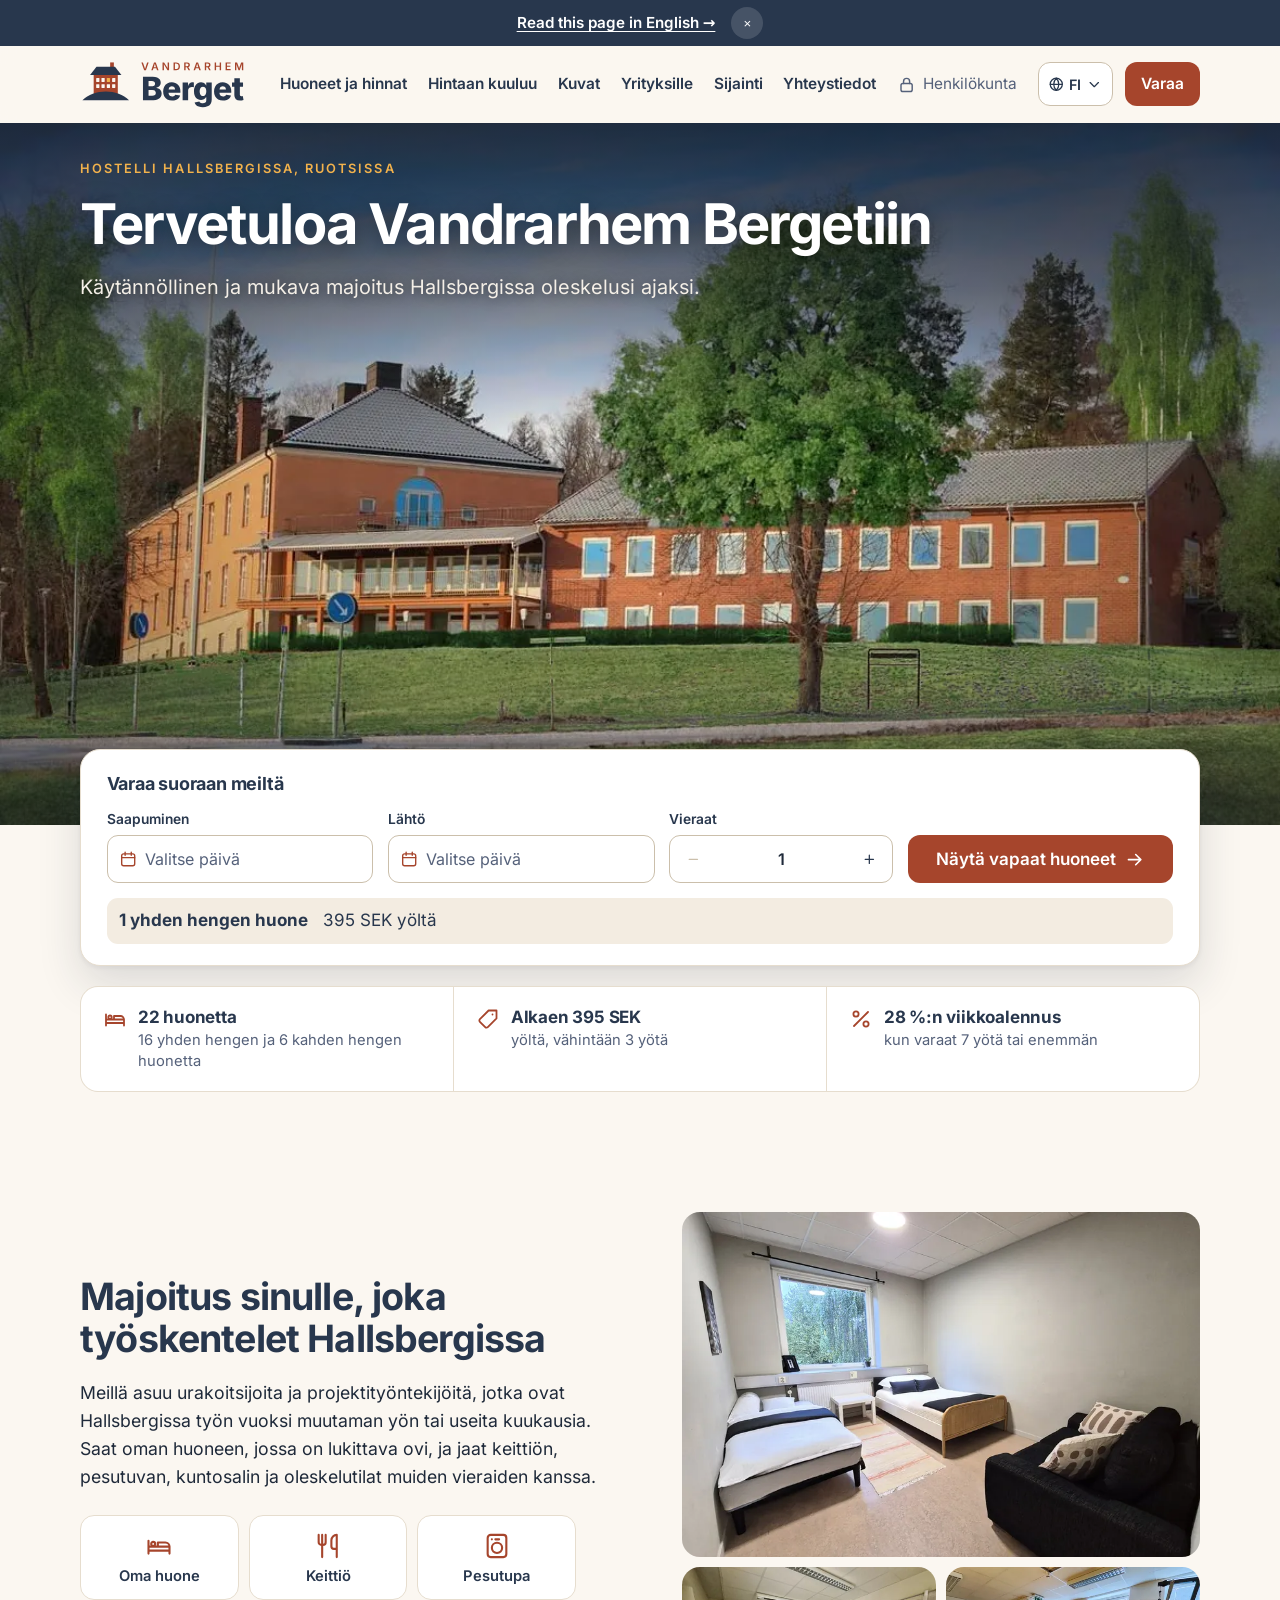
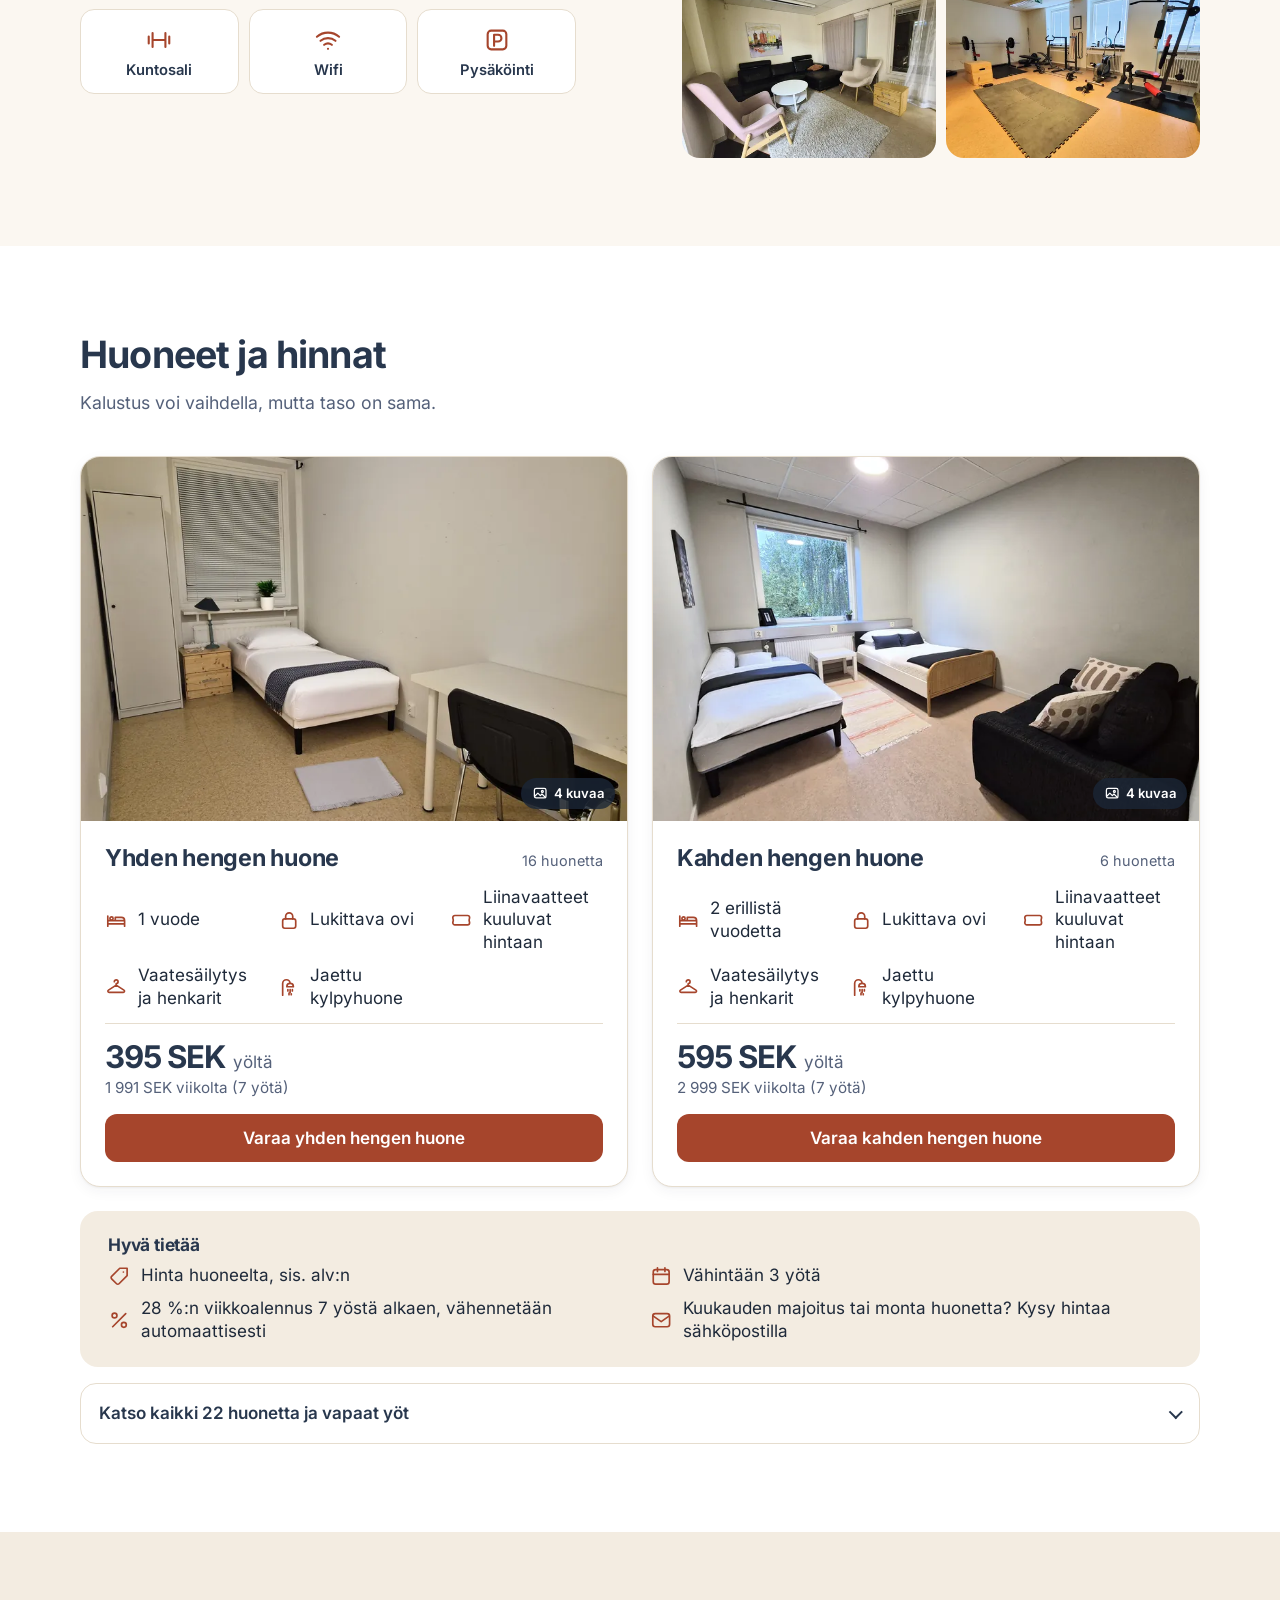
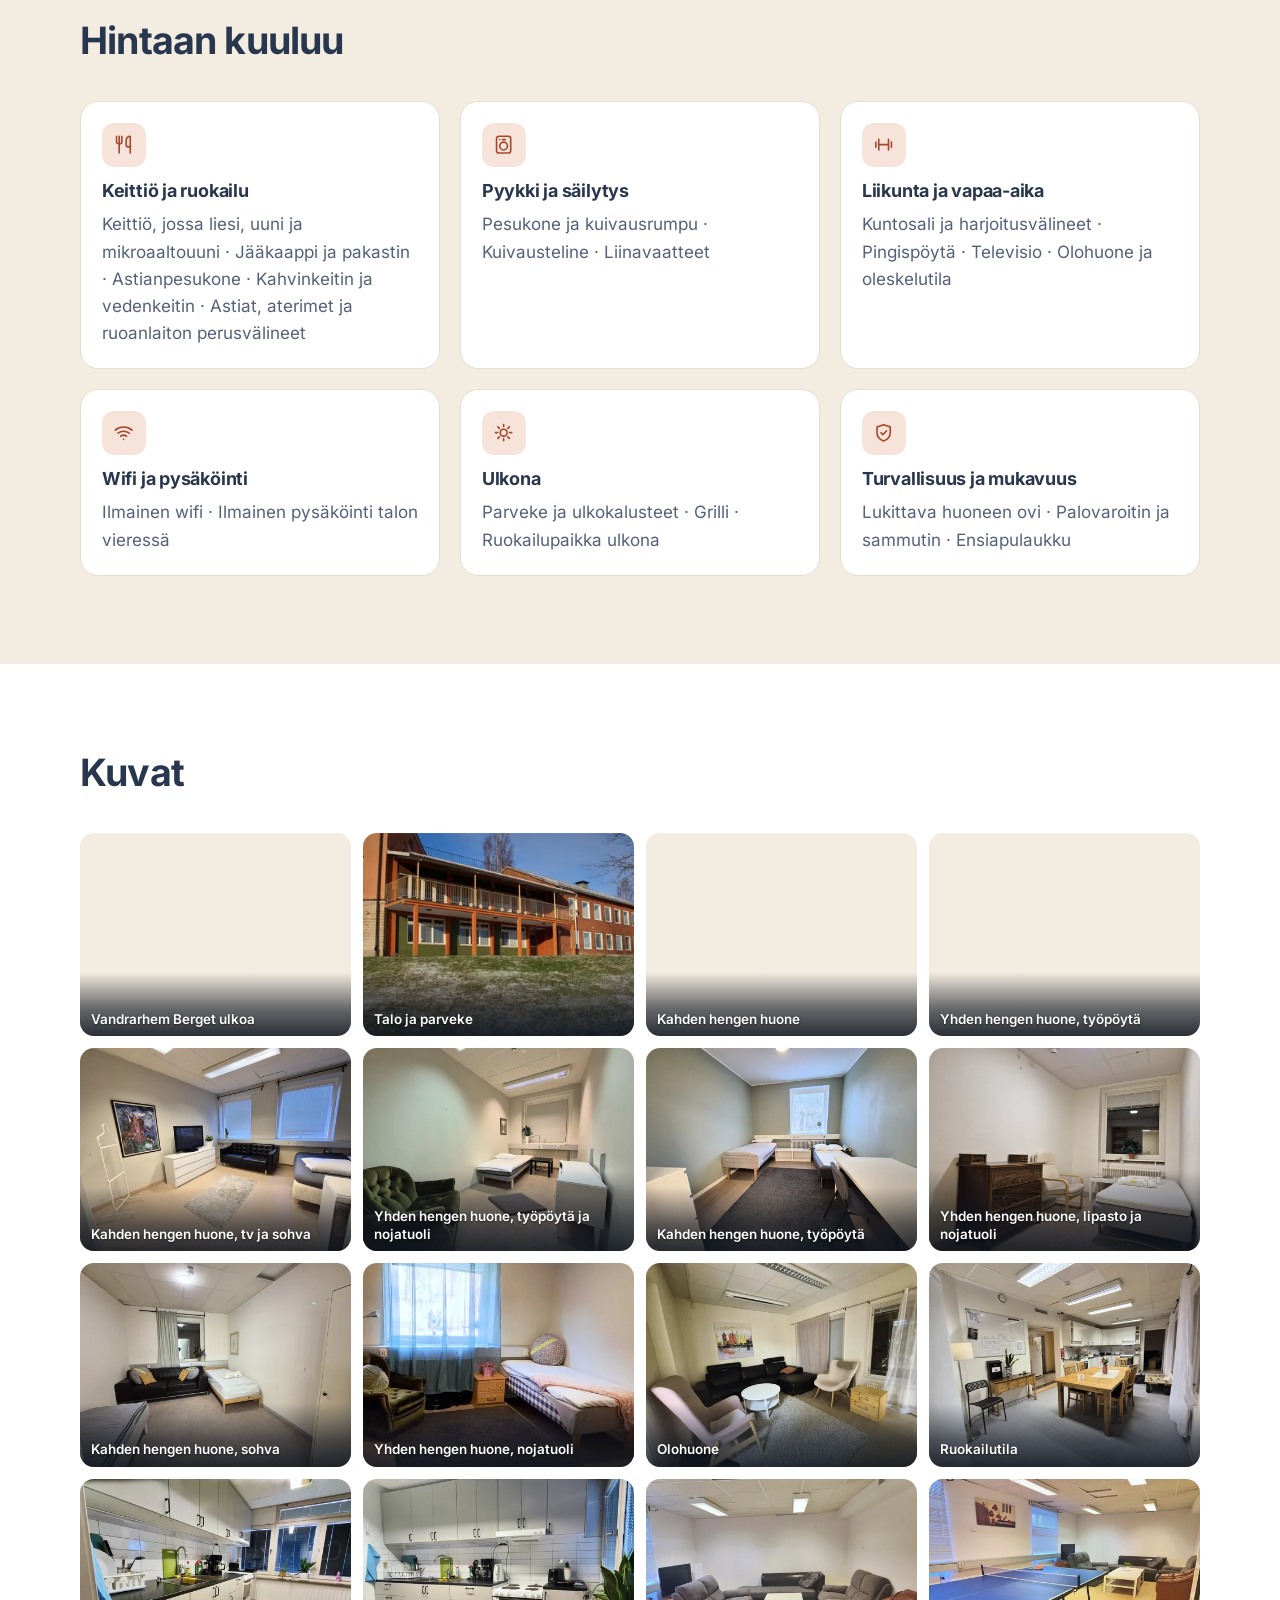
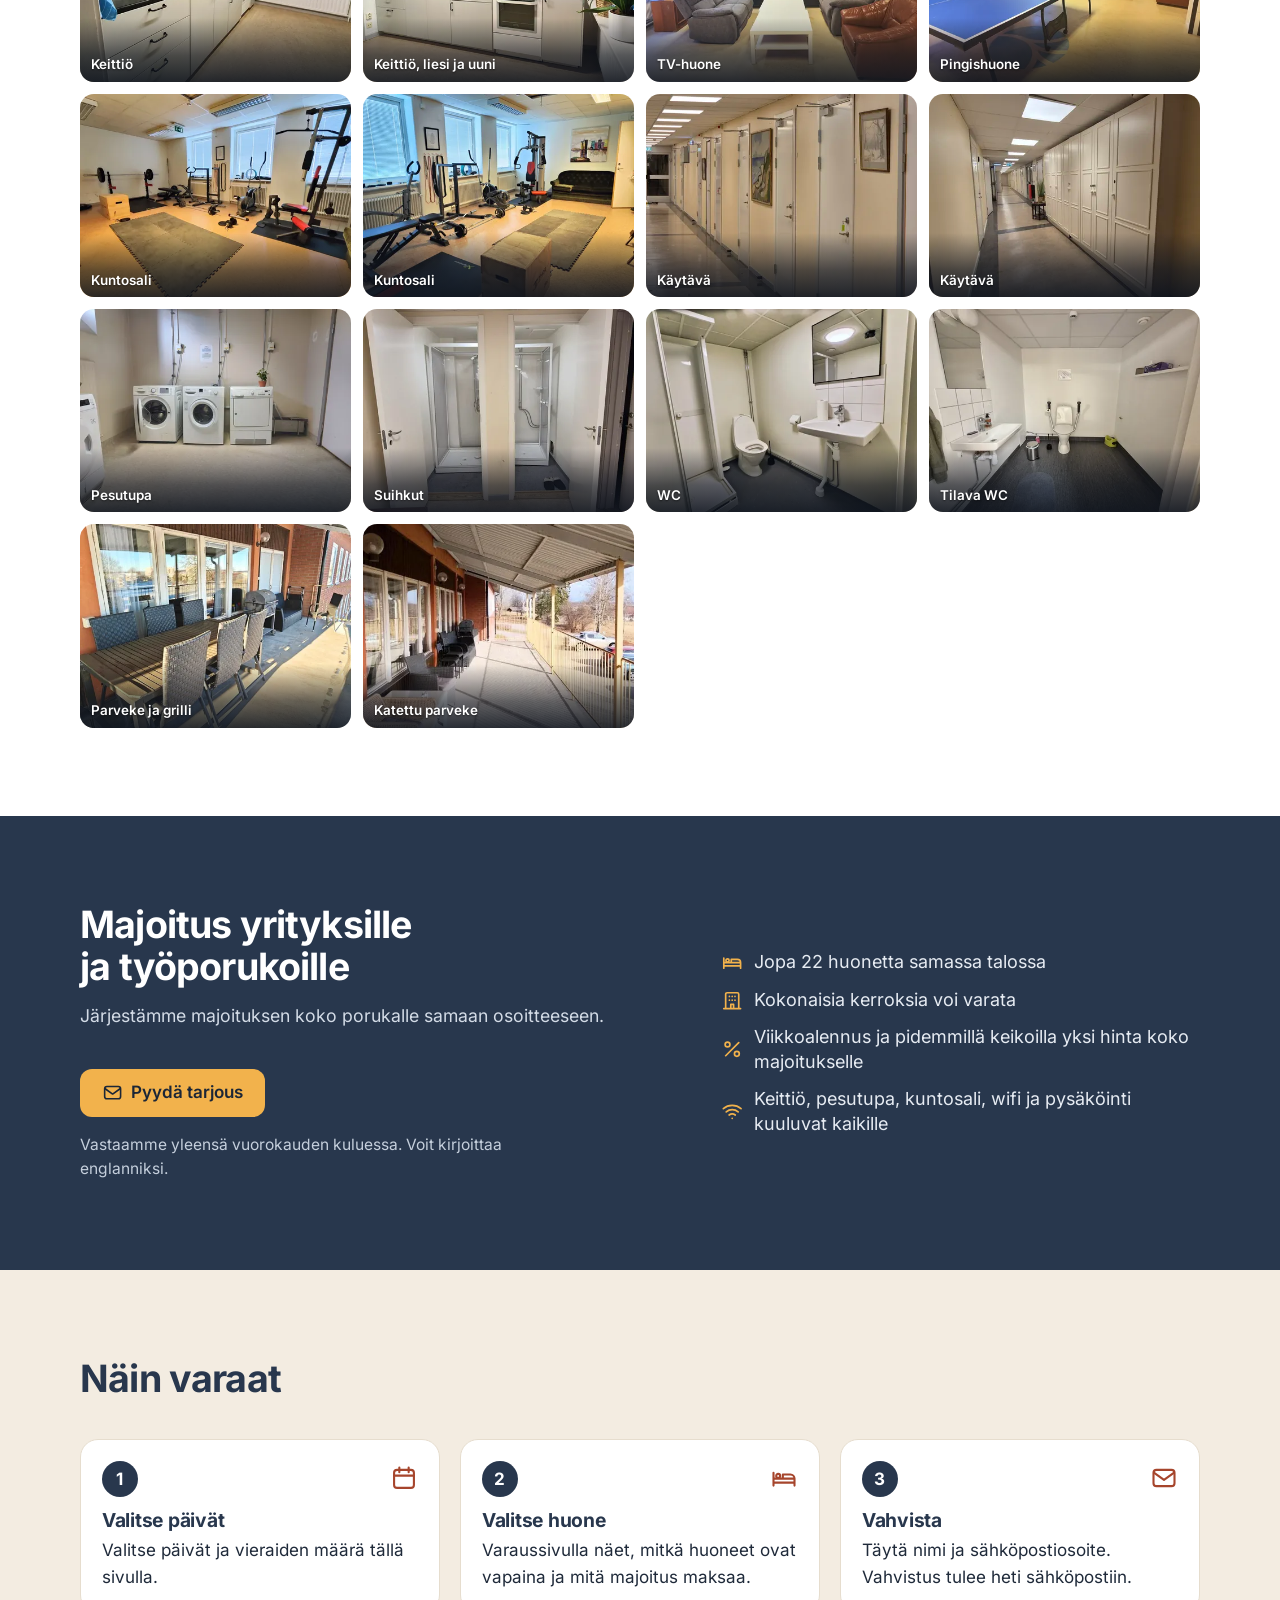
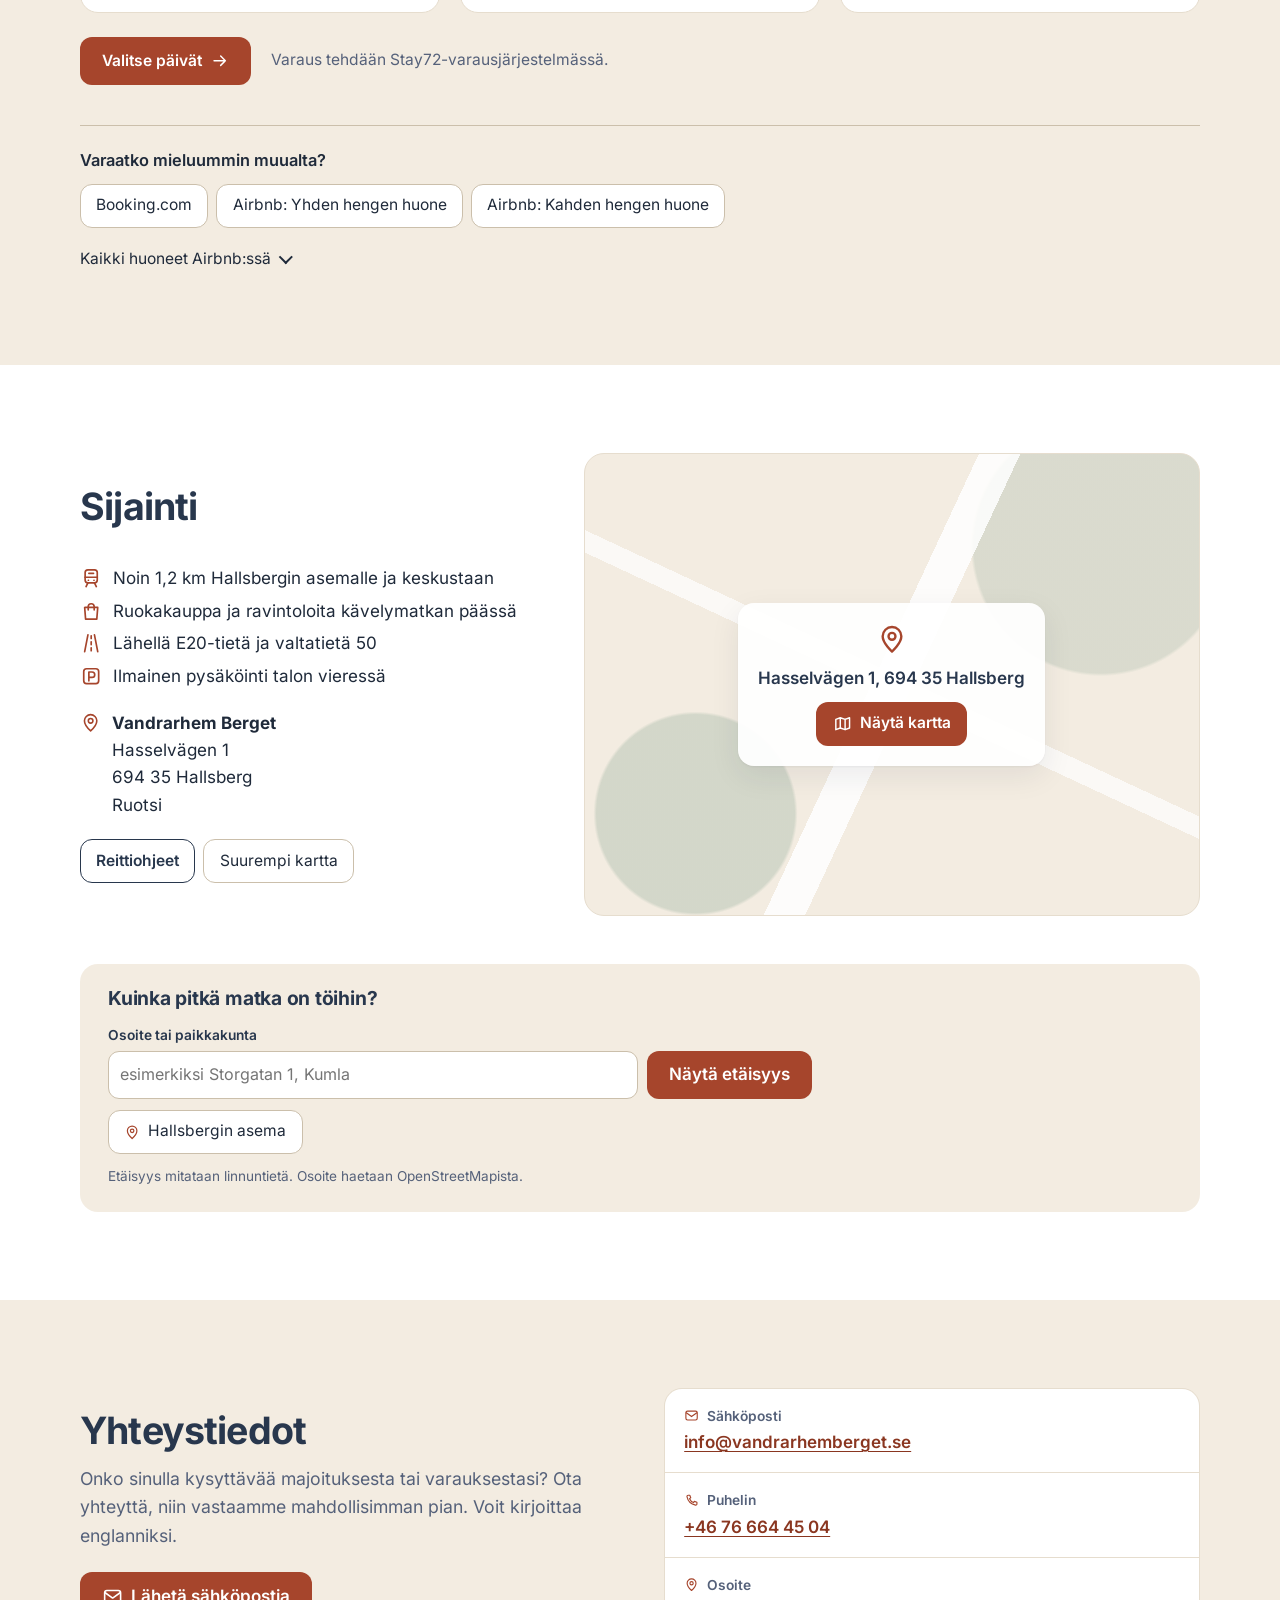
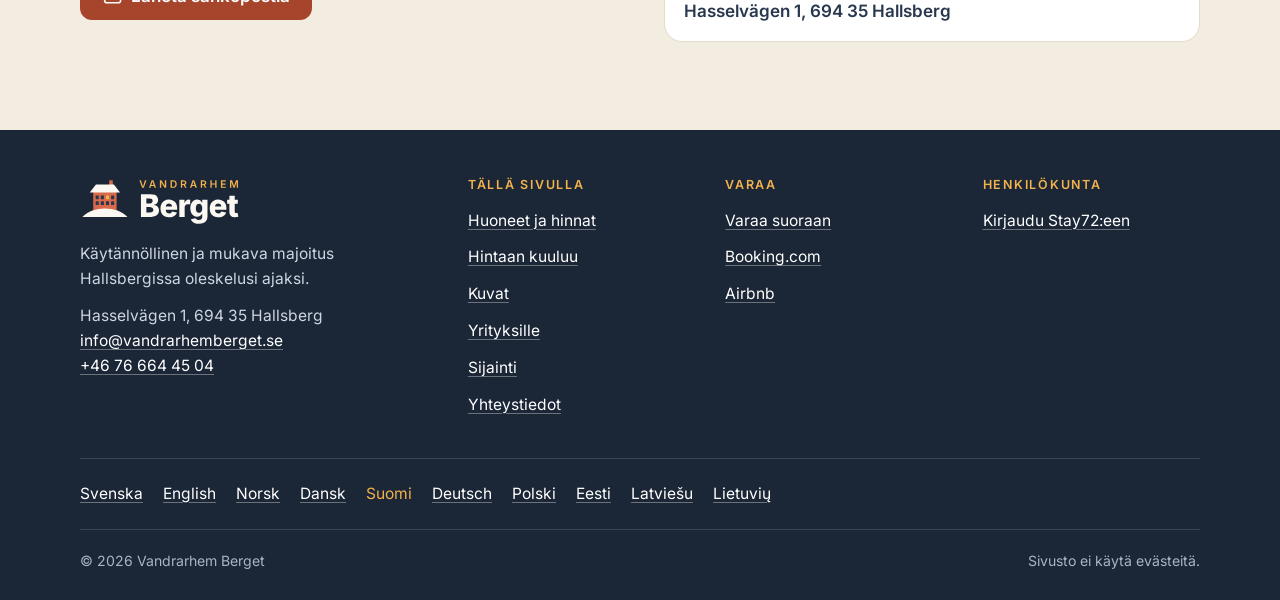
<file: fi/index.html>
<!doctype html>
<html lang="fi">
<head>
<meta charset="utf-8">
<meta name="viewport" content="width=device-width, initial-scale=1">
<title>Vandrarhem Berget – työmaamajoitus Hallsbergissa, Ruotsissa</title>
<meta name="description" content="Majoitus Hallsbergissa Ruotsissa urakoitsijoille, projektityöntekijöille ja kokonaisille työporukoille. Yhden hengen huone 395 SEK ja kahden hengen huone 595 SEK yöltä. Wifi, keittiö, pesutupa, kuntosali ja pysäköinti kuuluvat hintaan. Varaa suoraan.">
<link rel="canonical" href="https://vandrarhemberget.se/fi/">
<link rel="alternate" hreflang="sv" href="https://vandrarhemberget.se/">
<link rel="alternate" hreflang="en" href="https://vandrarhemberget.se/en/">
<link rel="alternate" hreflang="nb" href="https://vandrarhemberget.se/nb/">
<link rel="alternate" hreflang="da" href="https://vandrarhemberget.se/da/">
<link rel="alternate" hreflang="fi" href="https://vandrarhemberget.se/fi/">
<link rel="alternate" hreflang="de" href="https://vandrarhemberget.se/de/">
<link rel="alternate" hreflang="pl" href="https://vandrarhemberget.se/pl/">
<link rel="alternate" hreflang="et" href="https://vandrarhemberget.se/et/">
<link rel="alternate" hreflang="lv" href="https://vandrarhemberget.se/lv/">
<link rel="alternate" hreflang="lt" href="https://vandrarhemberget.se/lt/">
<link rel="alternate" hreflang="x-default" href="https://vandrarhemberget.se/en/">
<meta name="theme-color" content="#FBF7F1">
<meta name="format-detection" content="telephone=no">
<link rel="icon" href="../favicon.ico" sizes="48x48">
<link rel="icon" href="../assets/ikon.svg" type="image/svg+xml">
<link rel="apple-touch-icon" href="../assets/ikon-180.png">
<link rel="manifest" href="../site.webmanifest">
<link rel="preload" href="../assets/typsnitt/inter-latin-400.woff2" as="font" type="font/woff2" crossorigin>
<link rel="preload" href="../assets/typsnitt/inter-latin-700.woff2" as="font" type="font/woff2" crossorigin>
<link rel="stylesheet" href="../assets/stil.4bacdb4d.css">
<meta property="og:type" content="website">
<meta property="og:site_name" content="Vandrarhem Berget">
<meta property="og:title" content="Vandrarhem Berget – työmaamajoitus Hallsbergissa, Ruotsissa">
<meta property="og:description" content="Majoitus Hallsbergissa Ruotsissa urakoitsijoille, projektityöntekijöille ja kokonaisille työporukoille. Yhden hengen huone 395 SEK ja kahden hengen huone 595 SEK yöltä. Wifi, keittiö, pesutupa, kuntosali ja pysäköinti kuuluvat hintaan. Varaa suoraan.">
<meta property="og:locale" content="fi_FI">
<meta property="og:locale:alternate" content="sv_SE">
<meta property="og:locale:alternate" content="en_GB">
<meta property="og:locale:alternate" content="nb_NO">
<meta property="og:locale:alternate" content="da_DK">
<meta property="og:locale:alternate" content="de_DE">
<meta property="og:locale:alternate" content="pl_PL">
<meta property="og:locale:alternate" content="et_EE">
<meta property="og:locale:alternate" content="lv_LV">
<meta property="og:locale:alternate" content="lt_LT">
<meta property="og:url" content="https://vandrarhemberget.se/fi/">
<meta property="og:image" content="https://vandrarhemberget.se/bilder/utsida-huset-1180.jpg?v=1707d518">
<meta property="og:image:width" content="1180">
<meta property="og:image:height" content="651">
<meta property="og:image:alt" content="Vandrarhem Berget ulkoa nähtynä">
<meta name="twitter:card" content="summary_large_image">
<script type="application/ld+json">{"@context":"https://schema.org","@type":"Hostel","name":"Vandrarhem Berget","description":"Majoitus Hallsbergissa Ruotsissa urakoitsijoille, projektityöntekijöille ja kokonaisille työporukoille. Yhden hengen huone 395 SEK ja kahden hengen huone 595 SEK yöltä. Wifi, keittiö, pesutupa, kuntosali ja pysäköinti kuuluvat hintaan. Varaa suoraan.","inLanguage":"fi","@id":"https://vandrarhemberget.se/#vandrarhem","url":"https://vandrarhemberget.se/fi/","image":["https://vandrarhemberget.se/bilder/utsida-huset-1180.jpg?v=1707d518","https://vandrarhemberget.se/bilder/utsida-huset-1180.jpg?v=1707d518","https://vandrarhemberget.se/bilder/utsida-balkongen-1220.jpg?v=98ddb11a","https://vandrarhemberget.se/bilder/tvabaddsrum-dagsljus-1600.jpg?v=fdbbbce8","https://vandrarhemberget.se/bilder/enkelrum-skrivbord-garderob-1600.jpg?v=13ac3ef3","https://vandrarhemberget.se/bilder/tvabaddsrum-tv-soffa-1600.jpg?v=26abb7e6","https://vandrarhemberget.se/bilder/enkelrum-skrivbord-fatolj-1600.jpg?v=654260d3","https://vandrarhemberget.se/bilder/tvabaddsrum-grona-vaggar-1600.jpg?v=19bbdcdc"],"logo":"https://vandrarhemberget.se/assets/ikon-512.png","address":{"@type":"PostalAddress","streetAddress":"Hasselvägen 1","postalCode":"694 35","addressLocality":"Hallsberg","addressRegion":"Örebro län","addressCountry":"SE"},"geo":{"@type":"GeoCoordinates","latitude":59.0683191,"longitude":15.0914269},"email":"info@vandrarhemberget.se","telephone":"+46 76 664 45 04","priceRange":"395–595 SEK","currenciesAccepted":"SEK","numberOfRooms":22,"audience":{"@type":"BusinessAudience","name":"Majoitus yrityksille ja työporukoille"},"amenityFeature":[{"@type":"LocationFeatureSpecification","name":"Keittiö, jossa liesi, uuni ja mikroaaltouuni","value":true},{"@type":"LocationFeatureSpecification","name":"Jääkaappi ja pakastin","value":true},{"@type":"LocationFeatureSpecification","name":"Astianpesukone","value":true},{"@type":"LocationFeatureSpecification","name":"Kahvinkeitin ja vedenkeitin","value":true},{"@type":"LocationFeatureSpecification","name":"Astiat, aterimet ja ruoanlaiton perusvälineet","value":true},{"@type":"LocationFeatureSpecification","name":"Pesukone ja kuivausrumpu","value":true},{"@type":"LocationFeatureSpecification","name":"Kuivausteline","value":true},{"@type":"LocationFeatureSpecification","name":"Liinavaatteet","value":true},{"@type":"LocationFeatureSpecification","name":"Kuntosali ja harjoitusvälineet","value":true},{"@type":"LocationFeatureSpecification","name":"Pingispöytä","value":true},{"@type":"LocationFeatureSpecification","name":"Televisio","value":true},{"@type":"LocationFeatureSpecification","name":"Olohuone ja oleskelutila","value":true},{"@type":"LocationFeatureSpecification","name":"Ilmainen wifi","value":true},{"@type":"LocationFeatureSpecification","name":"Ilmainen pysäköinti talon vieressä","value":true},{"@type":"LocationFeatureSpecification","name":"Parveke ja ulkokalusteet","value":true},{"@type":"LocationFeatureSpecification","name":"Grilli","value":true},{"@type":"LocationFeatureSpecification","name":"Ruokailupaikka ulkona","value":true},{"@type":"LocationFeatureSpecification","name":"Lukittava huoneen ovi","value":true},{"@type":"LocationFeatureSpecification","name":"Palovaroitin ja sammutin","value":true},{"@type":"LocationFeatureSpecification","name":"Ensiapulaukku","value":true}],"containsPlace":[{"@type":"HotelRoom","name":"Yhden hengen huone","description":"1 vuode, Lukittava ovi, Liinavaatteet kuuluvat hintaan, Vaatesäilytys ja henkarit, Jaettu kylpyhuone","occupancy":{"@type":"QuantitativeValue","maxValue":1,"unitCode":"C62"},"bed":{"@type":"BedDetails","typeOfBed":"Single","numberOfBeds":1}},{"@type":"HotelRoom","name":"Kahden hengen huone","description":"2 erillistä vuodetta, Lukittava ovi, Liinavaatteet kuuluvat hintaan, Vaatesäilytys ja henkarit, Jaettu kylpyhuone","occupancy":{"@type":"QuantitativeValue","maxValue":2,"unitCode":"C62"},"bed":{"@type":"BedDetails","typeOfBed":"Single","numberOfBeds":2}}],"makesOffer":[{"@type":"Offer","name":"Yhden hengen huone","url":"https://app.stay72.com/book/centralunity-holding-ab-1","availability":"https://schema.org/InStock","priceSpecification":{"@type":"UnitPriceSpecification","price":395,"priceCurrency":"SEK","unitCode":"DAY","valueAddedTaxIncluded":true},"eligibleDuration":{"@type":"QuantitativeValue","minValue":3,"unitCode":"DAY"}},{"@type":"Offer","name":"Kahden hengen huone","url":"https://app.stay72.com/book/centralunity-holding-ab-1","availability":"https://schema.org/InStock","priceSpecification":{"@type":"UnitPriceSpecification","price":595,"priceCurrency":"SEK","unitCode":"DAY","valueAddedTaxIncluded":true},"eligibleDuration":{"@type":"QuantitativeValue","minValue":3,"unitCode":"DAY"}}],"potentialAction":{"@type":"ReserveAction","target":{"@type":"EntryPoint","urlTemplate":"https://app.stay72.com/book/centralunity-holding-ab-1","inLanguage":"sv"},"result":{"@type":"LodgingReservation","name":"Vandrarhem Berget"}},"sameAs":["https://www.booking.com/hotel/se/vandrarhem-berget.sv.html?lang=sv"]}</script>
<script type="application/json" id="sidinfo">{"sprak":"fi","talformat":"fi-FI","minNatter":3,"rabatt":28,"rabattFran":7,"rum":{"enkel":{"antal":16,"pris":395},"dubbel":{"antal":6,"pris":595}},"stay72":"https://app.stay72.com/book/centralunity-holding-ab-1","stay72Skript":"https://app.stay72.com/embed/stay72-booking.js","adress":"Hasselvägen 1, 694 35 Hallsberg","plats":{"lat":59.0683191,"lon":15.0914269},"station":{"lat":59.0671196,"lon":15.1107975},"andraSprak":[{"kod":"sv","text":"Läs sidan på svenska","lank":"../"},{"kod":"en","text":"Read this page in English","lank":"../en/"},{"kod":"nb","text":"Les siden på norsk","lank":"../nb/"},{"kod":"da","text":"Læs siden på dansk","lank":"../da/"},{"kod":"de","text":"Diese Seite auf Deutsch lesen","lank":"../de/"},{"kod":"pl","text":"Czytaj tę stronę po polsku","lank":"../pl/"},{"kod":"et","text":"Loe seda lehte eesti keeles","lank":"../et/"},{"kod":"lv","text":"Lasīt šo lapu latviski","lank":"../lv/"},{"kod":"lt","text":"Skaityti šį puslapį lietuviškai","lank":"../lt/"}],"t":{"valjIn":"Valitse saapumispäivä","valjUt":"Valitse lähtöpäivä","minst":"Vähintään 3 yötä","natter":"one:{n} yö|other:{n} yötä","antalEnkel":"one:{n} yhden hengen huone|other:{n} yhden hengen huonetta","antalDubbel":"one:{n} kahden hengen huone|other:{n} kahden hengen huonetta","perNatt":"{pris} SEK yöltä","vistelse":"{natter}: {pris} SEK","vistelseRabatt":"{natter}: {pris} SEK viikkoalennuksella","felDatum":"Valitse sekä saapumis- että lähtöpäivä.","felMinst":"Vähimmäisvaraus on 3 yötä. Valitse myöhempi lähtöpäivä.","raknare":"Kuva {nr}/{antal}","allaTitel":"Kaikki huoneet ja vapaat yöt","stang":"Sulje","avstand":{"rubrik":"Kuinka pitkä matka on töihin?","etikett":"Osoite tai paikkakunta","exempel":"esimerkiksi Storgatan 1, Kumla","knapp":"Näytä etäisyys","station":"Hallsbergin asema","soker":"Haetaan …","resultat":"Noin {avstand} linnuntietä kohteeseen {plats}.","meter":"{n} metriä","km":"{n} km","vag":"Näytä reitti ja matka-aika","felHittas":"Osoitetta ei löytynyt. Kokeile lisätä paikkakunta, esimerkiksi ”Storgatan 1, Kumla”.","felTeknik":"Osoitetta ei voitu hakea juuri nyt. Reitin voi silti avata.","not":"Etäisyys mitataan linnuntietä. Osoite haetaan OpenStreetMapista."}}}</script>
<script src="../assets/app.d2f055d1.js" defer></script>
</head>
<body>
<a class="hoppa" href="#innehall">Siirry sisältöön</a>
<div class="sprakrad" data-sprakrad hidden></div>
<header class="topp" data-topp>
  <div class="ram topp__rad">
    <a class="logga" href="#topp" aria-label="Vandrarhem Berget, sivun alkuun"><svg class="logga__bild" aria-hidden="true" focusable="false" xmlns="http://www.w3.org/2000/svg" viewBox="0 0 206.95 61.65"><g transform="translate(0 -7)"><rect x="17" y="24" width="30" height="26" fill="#A6452C"/><rect x="37.5" y="10" width="4.6" height="7" fill="#A6452C"/><path d="M12.5 25.5 20.5 15.5h23l8 10z" fill="#28374D"/><rect x="20.1" y="29.4" width="4" height="4.8" rx=".5" fill="#FBF7F1"/><rect x="26.7" y="29.4" width="4" height="4.8" rx=".5" fill="#FBF7F1"/><rect x="33.3" y="29.4" width="4" height="4.8" rx=".5" fill="#F2B24C"/><rect x="39.9" y="29.4" width="4" height="4.8" rx=".5" fill="#FBF7F1"/><rect x="20.1" y="37" width="4" height="4.8" rx=".5" fill="#FBF7F1"/><rect x="26.7" y="37" width="4" height="4.8" rx=".5" fill="#FBF7F1"/><rect x="33.3" y="37" width="4" height="4.8" rx=".5" fill="#FBF7F1"/><rect x="39.9" y="37" width="4" height="4.8" rx=".5" fill="#FBF7F1"/><path d="M3 57C17 42.5 47 42.5 61 57z" fill="#28374D"/><path d="M79.77 19.67 76.32 10H78.22L79.94 15.02Q80.18 15.78 80.46 16.76Q80.73 17.74 81.06 18.98H80.7Q81.02 17.72 81.29 16.75Q81.56 15.78 81.79 15.02L83.45 10H85.35L81.96 19.67ZM88.63 19.67 92 10H94.2L97.65 19.67H95.75L94.03 14.65Q93.78 13.87 93.51 12.89Q93.23 11.9 92.9 10.65H93.27Q92.94 11.92 92.68 12.91Q92.42 13.89 92.18 14.65L90.52 19.67ZM90.59 17.27V15.88H95.68V17.27ZM102.58 19.67V10H104.54L107.88 15.33Q108.09 15.66 108.32 16.08Q108.55 16.5 108.81 17.01Q109.06 17.53 109.3 18.16H109.11Q109.06 17.61 109.03 17.04Q108.99 16.46 108.98 15.95Q108.96 15.43 108.96 15.07V10H110.72V19.67H108.75L105.74 14.87Q105.45 14.41 105.2 13.97Q104.95 13.52 104.65 12.95Q104.36 12.39 103.95 11.59H104.19Q104.23 12.3 104.27 12.93Q104.3 13.56 104.32 14.06Q104.34 14.56 104.34 14.87V19.67ZM119.57 19.67H117.13V18.17H119.49Q120.5 18.17 121.18 17.8Q121.86 17.42 122.2 16.68Q122.54 15.94 122.54 14.82Q122.54 13.72 122.2 12.98Q121.86 12.24 121.19 11.87Q120.53 11.5 119.53 11.5H117.08V10H119.64Q121.08 10 122.11 10.58Q123.14 11.16 123.69 12.24Q124.25 13.32 124.25 14.82Q124.25 16.33 123.69 17.42Q123.14 18.51 122.09 19.09Q121.04 19.67 119.57 19.67ZM118.04 10V19.67H116.3V10ZM129.53 19.67V10H133.15Q134.26 10 135.01 10.39Q135.77 10.78 136.16 11.48Q136.55 12.18 136.55 13.1Q136.55 14.02 136.16 14.7Q135.77 15.38 135 15.75Q134.24 16.12 133.12 16.12H130.54V14.69H132.89Q133.55 14.69 133.96 14.5Q134.38 14.32 134.58 13.96Q134.78 13.6 134.78 13.1Q134.78 12.58 134.58 12.21Q134.38 11.84 133.96 11.65Q133.54 11.46 132.88 11.46H131.27V19.67ZM134.97 19.67 132.62 15.28H134.52L136.91 19.67ZM141.19 19.67 144.56 10H146.76L150.21 19.67H148.31L146.59 14.65Q146.34 13.87 146.07 12.89Q145.79 11.9 145.46 10.65H145.83Q145.5 11.92 145.24 12.91Q144.98 13.89 144.74 14.65L143.08 19.67ZM143.16 17.27V15.88H148.25V17.27ZM155.14 19.67V10H158.75Q159.86 10 160.62 10.39Q161.38 10.78 161.77 11.48Q162.16 12.18 162.16 13.1Q162.16 14.02 161.77 14.7Q161.37 15.38 160.61 15.75Q159.84 16.12 158.73 16.12H156.15V14.69H158.5Q159.16 14.69 159.57 14.5Q159.99 14.32 160.19 13.96Q160.39 13.6 160.39 13.1Q160.39 12.58 160.19 12.21Q159.99 11.84 159.57 11.65Q159.15 11.46 158.49 11.46H156.87V19.67ZM160.58 19.67 158.23 15.28H160.12L162.52 19.67ZM167.44 19.67V10H169.18V14H173.67V10H175.4V19.67H173.67V15.46H169.18V19.67ZM180.99 19.67V10H187.27V11.46H182.72V14.07H186.93V15.51H182.72V18.21H187.29V19.67ZM192.67 19.67V10H195.28L197.11 14.99Q197.21 15.27 197.33 15.71Q197.45 16.14 197.57 16.65Q197.7 17.16 197.81 17.64Q197.93 18.12 198.01 18.49H197.66Q197.73 18.13 197.85 17.65Q197.96 17.18 198.09 16.67Q198.21 16.16 198.33 15.72Q198.45 15.28 198.54 14.99L200.36 10H202.97V19.67H201.25V14.79Q201.25 14.48 201.26 14.04Q201.26 13.6 201.27 13.09Q201.29 12.58 201.3 12.07Q201.31 11.55 201.31 11.09H201.44Q201.31 11.6 201.15 12.13Q201 12.67 200.85 13.17Q200.7 13.67 200.57 14.1Q200.44 14.52 200.34 14.79L198.56 19.67H197.09L195.28 14.79Q195.18 14.52 195.05 14.11Q194.91 13.69 194.76 13.19Q194.61 12.69 194.46 12.15Q194.3 11.61 194.15 11.09H194.3Q194.3 11.52 194.32 12.03Q194.33 12.54 194.34 13.05Q194.35 13.56 194.36 14.01Q194.37 14.47 194.37 14.79V19.67Z" fill="#A6452C"/><path d="M78.28 57V27.72H90.43Q93.69 27.72 95.91 28.66Q98.13 29.6 99.24 31.26Q100.35 32.92 100.35 35.15Q100.35 36.82 99.65 38.12Q98.96 39.43 97.73 40.28Q96.5 41.14 94.91 41.47V41.79Q96.66 41.85 98.16 42.72Q99.66 43.6 100.58 45.15Q101.49 46.7 101.49 48.82Q101.49 51.18 100.3 53.03Q99.11 54.88 96.85 55.94Q94.59 57 91.33 57ZM85.22 51.4H89.7Q92.04 51.4 93.15 50.5Q94.26 49.61 94.26 48.04Q94.26 46.9 93.73 46.05Q93.2 45.21 92.2 44.75Q91.21 44.28 89.84 44.28H85.22ZM85.22 39.78H89.25Q90.41 39.78 91.32 39.39Q92.23 39 92.75 38.26Q93.28 37.52 93.28 36.46Q93.28 34.99 92.21 34.12Q91.15 33.26 89.36 33.26H85.22ZM114.44 57.41Q111 57.41 108.51 56.05Q106.01 54.68 104.68 52.15Q103.36 49.61 103.36 46.09Q103.36 42.71 104.68 40.16Q106.01 37.6 108.45 36.18Q110.89 34.75 114.19 34.75Q116.51 34.75 118.44 35.48Q120.38 36.21 121.8 37.63Q123.23 39.06 124 41.14Q124.78 43.22 124.78 45.95V47.68H105.8V43.69H121.52L118.31 44.64Q118.31 43.11 117.85 42Q117.39 40.9 116.49 40.31Q115.58 39.72 114.25 39.72Q112.91 39.72 111.99 40.32Q111.06 40.92 110.58 41.99Q110.1 43.07 110.1 44.5V47.37Q110.1 49.06 110.66 50.19Q111.22 51.32 112.22 51.88Q113.22 52.44 114.56 52.44Q115.48 52.44 116.24 52.18Q117 51.93 117.54 51.42Q118.08 50.91 118.35 50.18L124.47 51.18Q123.92 53.07 122.57 54.47Q121.22 55.88 119.17 56.65Q117.12 57.41 114.44 57.41ZM127.57 57V35.03H134.23V39.04H134.47Q135.06 36.86 136.43 35.8Q137.79 34.75 139.6 34.75Q140.07 34.75 140.59 34.81Q141.11 34.87 141.55 34.99V40.96Q141.05 40.79 140.26 40.7Q139.46 40.61 138.83 40.61Q137.58 40.61 136.57 41.17Q135.57 41.73 135 42.71Q134.43 43.69 134.43 45.01V57ZM152.67 65.69Q149.8 65.69 147.66 64.96Q145.52 64.23 144.19 62.94Q142.86 61.64 142.47 59.93L148.42 58.71Q148.62 59.3 149.15 59.8Q149.68 60.3 150.55 60.61Q151.41 60.91 152.63 60.91Q154.73 60.91 155.86 59.97Q156.99 59.02 156.99 57.06V53.17H156.46Q156.07 54.15 155.29 54.96Q154.52 55.76 153.33 56.23Q152.14 56.71 150.51 56.71Q148.09 56.71 146.1 55.58Q144.1 54.45 142.9 52.08Q141.7 49.71 141.7 46.01Q141.7 42.16 142.94 39.67Q144.18 37.17 146.17 35.96Q148.17 34.75 150.49 34.75Q152.24 34.75 153.49 35.34Q154.73 35.93 155.55 36.87Q156.36 37.8 156.78 38.8H156.97V35.03H163.75V56.51Q163.75 59.54 162.35 61.58Q160.94 63.62 158.45 64.65Q155.95 65.69 152.67 65.69ZM152.85 51.67Q154.16 51.67 155.09 51.01Q156.01 50.34 156.5 49.05Q156.99 47.76 156.99 45.99Q156.99 44.19 156.5 42.87Q156.01 41.55 155.1 40.84Q154.18 40.12 152.85 40.12Q151.53 40.12 150.62 40.85Q149.7 41.59 149.23 42.91Q148.76 44.23 148.76 45.99Q148.76 47.76 149.23 49.04Q149.7 50.32 150.62 51Q151.53 51.67 152.85 51.67ZM177.71 57.41Q174.27 57.41 171.77 56.05Q169.28 54.68 167.95 52.15Q166.62 49.61 166.62 46.09Q166.62 42.71 167.95 40.16Q169.28 37.6 171.71 36.18Q174.15 34.75 177.45 34.75Q179.77 34.75 181.71 35.48Q183.64 36.21 185.07 37.63Q186.49 39.06 187.27 41.14Q188.05 43.22 188.05 45.95V47.68H169.06V43.69H184.78L181.58 44.64Q181.58 43.11 181.12 42Q180.66 40.9 179.75 40.31Q178.85 39.72 177.51 39.72Q176.18 39.72 175.25 40.32Q174.33 40.92 173.85 41.99Q173.37 43.07 173.37 44.5V47.37Q173.37 49.06 173.93 50.19Q174.49 51.32 175.49 51.88Q176.49 52.44 177.83 52.44Q178.75 52.44 179.51 52.18Q180.26 51.93 180.8 51.42Q181.34 50.91 181.62 50.18L187.73 51.18Q187.18 53.07 185.84 54.47Q184.49 55.88 182.44 56.65Q180.38 57.41 177.71 57.41ZM202.69 35.03V40.12H188.97V35.03ZM191.88 29.8H198.74V50.28Q198.74 51.14 199.15 51.57Q199.56 51.99 200.49 51.99Q200.84 51.99 201.48 51.91Q202.12 51.83 202.39 51.75L203.28 56.74Q202.12 57.08 201.04 57.2Q199.96 57.31 198.99 57.31Q195.5 57.31 193.69 55.67Q191.88 54.03 191.88 50.89Z" fill="#28374D"/></g></svg></a>
    <details class="sprakval" data-sprakval>
      <summary aria-label="Kieli: Suomi"><svg class="ikon" viewBox="0 0 24 24" width="24" height="24" fill="none" stroke="currentColor" stroke-width="1.8" stroke-linecap="round" stroke-linejoin="round" aria-hidden="true" focusable="false"><circle cx="12" cy="12" r="8.8"/><path d="M3.2 12h17.6M12 3.2c2.4 2.5 3.7 5.4 3.7 8.8s-1.3 6.3-3.7 8.8c-2.4-2.5-3.7-5.4-3.7-8.8s1.3-6.3 3.7-8.8Z"/></svg><span>FI</span><svg class="ikon sprakval__pil" viewBox="0 0 24 24" width="24" height="24" fill="none" stroke="currentColor" stroke-width="1.8" stroke-linecap="round" stroke-linejoin="round" aria-hidden="true" focusable="false"><path d="m6 9.5 6 6 6-6"/></svg></summary>
      <ul>
        <li><a href="../" lang="sv" hreflang="sv">Svenska</a></li>
        <li><a href="../en/" lang="en" hreflang="en">English</a></li>
        <li><a href="../nb/" lang="nb" hreflang="nb">Norsk</a></li>
        <li><a href="../da/" lang="da" hreflang="da">Dansk</a></li>
        <li><a href="../fi/" lang="fi" aria-current="true">Suomi</a></li>
        <li><a href="../de/" lang="de" hreflang="de">Deutsch</a></li>
        <li><a href="../pl/" lang="pl" hreflang="pl">Polski</a></li>
        <li><a href="../et/" lang="et" hreflang="et">Eesti</a></li>
        <li><a href="../lv/" lang="lv" hreflang="lv">Latviešu</a></li>
        <li><a href="../lt/" lang="lt" hreflang="lt">Lietuvių</a></li>
      </ul>
    </details>
    <a class="knapp knapp--primar knapp--liten topp__boka" href="#boka">Varaa</a>
    <button class="menyknapp" type="button" aria-expanded="false" aria-controls="meny" data-menyknapp>
      <span class="dold">Valikko</span><svg class="ikon menyknapp__oppna" viewBox="0 0 24 24" width="24" height="24" fill="none" stroke="currentColor" stroke-width="1.8" stroke-linecap="round" stroke-linejoin="round" aria-hidden="true" focusable="false"><path d="M4 7h16M4 12h16M4 17h16"/></svg><svg class="ikon menyknapp__stang" viewBox="0 0 24 24" width="24" height="24" fill="none" stroke="currentColor" stroke-width="1.8" stroke-linecap="round" stroke-linejoin="round" aria-hidden="true" focusable="false"><path d="m6 6 12 12M18 6 6 18"/></svg>
    </button>
    <nav class="meny" id="meny" aria-label="Valikko" data-meny>
      <ul>
        <li><a href="#rum">Huoneet ja hinnat</a></li>
        <li><a href="#ingar">Hintaan kuuluu</a></li>
        <li><a href="#bilder">Kuvat</a></li>
        <li><a href="#foretag">Yrityksille</a></li>
        <li><a href="#hitta-hit">Sijainti</a></li>
        <li><a href="#kontakt">Yhteystiedot</a></li>
        <li><a class="meny__personal" href="https://app.stay72.com/login" rel="nofollow" title="Henkilökunnan kirjautuminen, Stay72"><svg class="ikon" viewBox="0 0 24 24" width="24" height="24" fill="none" stroke="currentColor" stroke-width="1.8" stroke-linecap="round" stroke-linejoin="round" aria-hidden="true" focusable="false"><rect x="5" y="10.6" width="14" height="10" rx="2.3"/><path d="M8.2 10.6V8a3.8 3.8 0 0 1 7.6 0v2.6"/></svg>Henkilökunta</a></li>
      </ul>
    </nav>
  </div>
</header>
<main id="innehall">
<section class="start start--foto" id="topp" style="--fokus-smal: 70% 42%; --fokus-bred: 50% 40%">
  <div class="start__fond"><picture><source type="image/webp" srcset="../bilder/utsida-huset-480.webp?v=1707d518 480w, ../bilder/utsida-huset-800.webp?v=1707d518 800w, ../bilder/utsida-huset-1180.webp?v=1707d518 1180w" sizes="100vw"><img src="../bilder/utsida-huset-800.jpg?v=1707d518" alt="Vandrarhem Berget ulkoa nähtynä" width="1180" height="651" fetchpriority="high" decoding="async"></picture></div>
  <div class="ram start__inre">
    <p class="overrubrik">Hostelli Hallsbergissa, Ruotsissa</p>
    <h1>Tervetuloa Vandrarhem Bergetiin</h1>
    <p class="ingress">Käytännöllinen ja mukava majoitus Hallsbergissa oleskelusi ajaksi.</p>
  </div>
</section>

<div class="ram bokningsrad">
  <form class="bokning" id="boka" action="https://app.stay72.com/book/centralunity-holding-ab-1" method="get" data-bokning>
    <h2 class="bokning__rubrik">Varaa suoraan meiltä</h2>
    <div class="bokning__rutnat">
      <div class="bokning__datum" data-datum>
        <div class="falt" data-datum-reserv>
          <label for="incheckning">Saapuminen</label>
          <input type="date" id="incheckning" name="check_in_date" required>
        </div>
        <div class="falt" data-datum-reserv>
          <label for="utcheckning">Lähtö</label>
          <input type="date" id="utcheckning" name="check_out_date" required>
        </div>
        <div class="datumval" data-datumval hidden>
          <div class="falt">
            <span class="falt__etikett" id="datum-in-etikett">Saapuminen</span>
            <button class="datumknapp ar-tom" type="button" data-datum-knapp="start" aria-labelledby="datum-in-etikett datum-in-varde" aria-haspopup="dialog" aria-expanded="false" aria-controls="kalender"><svg class="ikon" viewBox="0 0 24 24" width="24" height="24" fill="none" stroke="currentColor" stroke-width="1.8" stroke-linecap="round" stroke-linejoin="round" aria-hidden="true" focusable="false"><rect x="3.5" y="5" width="17" height="15.5" rx="2.6"/><path d="M3.5 10h17M8 3v4M16 3v4"/></svg><span id="datum-in-varde" data-datum-varde>Valitse päivä</span></button>
          </div>
          <div class="falt">
            <span class="falt__etikett" id="datum-ut-etikett">Lähtö</span>
            <button class="datumknapp ar-tom" type="button" data-datum-knapp="slut" aria-labelledby="datum-ut-etikett datum-ut-varde" aria-haspopup="dialog" aria-expanded="false" aria-controls="kalender"><svg class="ikon" viewBox="0 0 24 24" width="24" height="24" fill="none" stroke="currentColor" stroke-width="1.8" stroke-linecap="round" stroke-linejoin="round" aria-hidden="true" focusable="false"><rect x="3.5" y="5" width="17" height="15.5" rx="2.6"/><path d="M3.5 10h17M8 3v4M16 3v4"/></svg><span id="datum-ut-varde" data-datum-varde>Valitse päivä</span></button>
          </div>
        </div>
        <div class="kalender" id="kalender" role="dialog" aria-label="Valitse päivä" data-kalender hidden>
          <div class="kalender__topp">
            <button class="kalender__nav" type="button" data-kal-forra aria-label="Edellinen kuukausi"><svg class="ikon" viewBox="0 0 24 24" width="24" height="24" fill="none" stroke="currentColor" stroke-width="1.8" stroke-linecap="round" stroke-linejoin="round" aria-hidden="true" focusable="false"><path d="m14.5 5.5-6.5 6.5 6.5 6.5"/></svg></button>
            <button class="kalender__nav" type="button" data-kal-nasta aria-label="Seuraava kuukausi"><svg class="ikon" viewBox="0 0 24 24" width="24" height="24" fill="none" stroke="currentColor" stroke-width="1.8" stroke-linecap="round" stroke-linejoin="round" aria-hidden="true" focusable="false"><path d="m9.5 5.5 6.5 6.5-6.5 6.5"/></svg></button>
          </div>
          <div class="kalender__manader" data-kal-manader></div>
          <div class="kalender__fot">
            <p class="kalender__tips" data-kal-tips aria-live="polite"></p>
            <button class="knapp knapp--tyst knapp--liten" type="button" data-kal-rensa>Tyhjennä</button>
            <button class="knapp knapp--primar knapp--liten" type="button" data-kal-klar>Valmis</button>
          </div>
        </div>
      </div>
      <div class="falt falt--gaster">
        <label for="gaster">Vieraat</label>
        <div class="stegare">
          <button class="stegare__knapp" type="button" data-gaster-steg="-1" aria-label="Vähemmän vieraita" hidden><svg class="ikon" viewBox="0 0 24 24" width="24" height="24" fill="none" stroke="currentColor" stroke-width="1.8" stroke-linecap="round" stroke-linejoin="round" aria-hidden="true" focusable="false"><path d="M6 12h12"/></svg></button>
          <input type="number" id="gaster" name="guests" value="1" min="1" max="500" step="1" inputmode="numeric" required>
          <button class="stegare__knapp" type="button" data-gaster-steg="1" aria-label="Enemmän vieraita" hidden><svg class="ikon" viewBox="0 0 24 24" width="24" height="24" fill="none" stroke="currentColor" stroke-width="1.8" stroke-linecap="round" stroke-linejoin="round" aria-hidden="true" focusable="false"><path d="M12 6v12M6 12h12"/></svg></button>
        </div>
      </div>
      <div class="bokning__svar" data-bokning-svar hidden>
        <p class="bokning__fel" data-bokning-fel role="alert" hidden></p>
        <p class="forslag__rad" data-forslag-ett><strong data-forslag-rum></strong><span data-forslag-pris></span></p>
        <fieldset class="forslag__val" data-forslag-val hidden>
          <legend>Huone-ehdotus</legend>
          <label class="val" data-forslag-id="dela">
            <input type="radio" name="rumsval" value="dela" form="rumsval-utanfor" checked>
            <span class="val__namn">Jaetut huoneet</span>
            <span class="val__rum" data-forslag-rum></span>
            <span class="val__pris" data-forslag-pris></span>
          </label>
          <label class="val" data-forslag-id="eget">
            <input type="radio" name="rumsval" value="eget" form="rumsval-utanfor">
            <span class="val__namn">Oma huone jokaiselle</span>
            <span class="val__rum" data-forslag-rum></span>
            <span class="val__pris" data-forslag-pris></span>
          </label>
        </fieldset>
        <p class="forslag__stort" data-forslag-stort hidden>Hostellissa on 28 vuodepaikkaa. Meillä on alueella myös taloja ja asuntoja. Lähetä pyyntö, niin teemme ehdotuksen koko ryhmälle.</p>
        <p class="forslag__not" data-forslag-flera hidden>Varaussivulla varaat yhden huoneen kerrallaan. <a href="https://app.stay72.com/book/centralunity-holding-ab-1" data-forslag-offert hidden>Pyydä tarjous kaikista huoneista</a></p>
        <p class="forslag__not" data-forslag-offertnot hidden>Paina varaussivulla ”Skicka en förfrågan” (lähetä pyyntö). Päivät ja henkilömäärä on jo täytetty.</p>
        <p class="dold" data-forslag-las aria-live="polite"></p>
      </div>
      <button class="knapp knapp--primar bokning__knapp" type="submit"><span data-bokning-knapptext data-offert="Pyydä tarjous">Näytä vapaat huoneet</span><svg class="ikon" viewBox="0 0 24 24" width="24" height="24" fill="none" stroke="currentColor" stroke-width="1.8" stroke-linecap="round" stroke-linejoin="round" aria-hidden="true" focusable="false"><path d="M5 12h14M13.2 6.2 19 12l-5.8 5.8"/></svg></button>
    </div>
  </form>
  <form id="rumsval-utanfor" hidden></form>

  <ul class="fakta">
    <li><svg class="ikon" viewBox="0 0 24 24" width="24" height="24" fill="none" stroke="currentColor" stroke-width="1.8" stroke-linecap="round" stroke-linejoin="round" aria-hidden="true" focusable="false"><path d="M3 18.5v-11M3 12.5h18v6M21 12.5a3.5 3.5 0 0 0-3.5-3.5H11v3.5M3 16h18"/><circle cx="7" cy="10.2" r="1.7"/></svg><div><strong>22 huonetta</strong><span>16 yhden hengen ja 6 kahden hengen huonetta</span></div></li>
    <li><svg class="ikon" viewBox="0 0 24 24" width="24" height="24" fill="none" stroke="currentColor" stroke-width="1.8" stroke-linecap="round" stroke-linejoin="round" aria-hidden="true" focusable="false"><path d="M12.6 3.5h7.9v7.9l-8.7 8.7a1.8 1.8 0 0 1-2.6 0l-5.3-5.3a1.8 1.8 0 0 1 0-2.6l8.7-8.7Z"/><path d="M16.5 7.5h.01"/></svg><div><strong>Alkaen 395 SEK</strong><span>yöltä, vähintään 3 yötä</span></div></li>
    <li><svg class="ikon" viewBox="0 0 24 24" width="24" height="24" fill="none" stroke="currentColor" stroke-width="1.8" stroke-linecap="round" stroke-linejoin="round" aria-hidden="true" focusable="false"><path d="M19 5 5 19"/><circle cx="7" cy="7" r="2.6"/><circle cx="17" cy="17" r="2.6"/></svg><div><strong>28 %:n viikkoalennus</strong><span>kun varaat 7 yötä tai enemmän</span></div></li>
  </ul>
</div>
<section class="avsnitt" id="valkommen">
  <div class="ram valkommen">
    <div>
      <div class="avsnitt__huvud">
        <h2>Majoitus sinulle, joka työskentelet Hallsbergissa</h2>
      </div>
      <p class="valkommen__stycke">Meillä asuu urakoitsijoita ja projektityöntekijöitä, jotka ovat Hallsbergissa työn vuoksi muutaman yön tai useita kuukausia. Saat oman huoneen, jossa on lukittava ovi, ja jaat keittiön, pesutuvan, kuntosalin ja oleskelutilat muiden vieraiden kanssa.</p>
      <ul class="snabbfakta">
        <li><svg class="ikon" viewBox="0 0 24 24" width="24" height="24" fill="none" stroke="currentColor" stroke-width="1.8" stroke-linecap="round" stroke-linejoin="round" aria-hidden="true" focusable="false"><path d="M3 18.5v-11M3 12.5h18v6M21 12.5a3.5 3.5 0 0 0-3.5-3.5H11v3.5M3 16h18"/><circle cx="7" cy="10.2" r="1.7"/></svg><span>Oma huone</span></li>
        <li><svg class="ikon" viewBox="0 0 24 24" width="24" height="24" fill="none" stroke="currentColor" stroke-width="1.8" stroke-linecap="round" stroke-linejoin="round" aria-hidden="true" focusable="false"><path d="M4 2.5v6.2a2.3 2.3 0 0 0 2.3 2.3h1.4A2.3 2.3 0 0 0 10 8.7V2.5M7 2.5v19M19.5 14.5V2.5a4.6 4.6 0 0 0-4.6 4.6v5.2a2.2 2.2 0 0 0 2.2 2.2h2.4Zm0 0v7"/></svg><span>Keittiö</span></li>
        <li><svg class="ikon" viewBox="0 0 24 24" width="24" height="24" fill="none" stroke="currentColor" stroke-width="1.8" stroke-linecap="round" stroke-linejoin="round" aria-hidden="true" focusable="false"><rect x="4" y="2.5" width="16" height="19" rx="2.6"/><circle cx="12" cy="13.6" r="4.4"/><path d="M7.6 6.3h.01M10.6 6.3h3.2"/></svg><span>Pesutupa</span></li>
        <li><svg class="ikon" viewBox="0 0 24 24" width="24" height="24" fill="none" stroke="currentColor" stroke-width="1.8" stroke-linecap="round" stroke-linejoin="round" aria-hidden="true" focusable="false"><path d="M6.5 6v12M17.5 6v12M3.2 9v6M20.8 9v6M6.5 12h11"/></svg><span>Kuntosali</span></li>
        <li><svg class="ikon" viewBox="0 0 24 24" width="24" height="24" fill="none" stroke="currentColor" stroke-width="1.8" stroke-linecap="round" stroke-linejoin="round" aria-hidden="true" focusable="false"><path d="M2.5 9.2a14.6 14.6 0 0 1 19 0M5.6 12.7a10 10 0 0 1 12.8 0M8.7 16.1a5.4 5.4 0 0 1 6.6 0M12 19.6h.01"/></svg><span>Wifi</span></li>
        <li><svg class="ikon" viewBox="0 0 24 24" width="24" height="24" fill="none" stroke="currentColor" stroke-width="1.8" stroke-linecap="round" stroke-linejoin="round" aria-hidden="true" focusable="false"><rect x="4" y="4" width="16" height="16" rx="3"/><path d="M9.5 17V7.5h3.4a2.9 2.9 0 0 1 0 5.8H9.5"/></svg><span>Pysäköinti</span></li>
      </ul>
    </div>
    <div class="mosaik" role="group" aria-label="Kuvia hostellista">
      <a class="mosaik__bild mosaik__bild--stor" href="../bilder/tvabaddsrum-dagsljus-1600.jpg?v=fdbbbce8" data-visa-bild="tvabaddsrum-dagsljus" aria-label="Näytä kuva suurempana: Kahden hengen huone"><picture><source type="image/webp" srcset="../bilder/tvabaddsrum-dagsljus-480.webp?v=fdbbbce8 480w, ../bilder/tvabaddsrum-dagsljus-800.webp?v=fdbbbce8 800w, ../bilder/tvabaddsrum-dagsljus-1200.webp?v=fdbbbce8 1200w, ../bilder/tvabaddsrum-dagsljus-1600.webp?v=fdbbbce8 1600w" sizes="(min-width: 1180px) 530px, (min-width: 960px) 46vw, calc(100vw - 2rem)"><img src="../bilder/tvabaddsrum-dagsljus-800.jpg?v=fdbbbce8" alt="Kahden hengen huone" width="2400" height="1800" loading="lazy" decoding="async"></picture></a>
      <a class="mosaik__bild " href="../bilder/vardagsrum-1600.jpg?v=ddfcaece" data-visa-bild="vardagsrum" aria-label="Näytä kuva suurempana: Olohuone"><picture><source type="image/webp" srcset="../bilder/vardagsrum-480.webp?v=ddfcaece 480w, ../bilder/vardagsrum-800.webp?v=ddfcaece 800w, ../bilder/vardagsrum-1200.webp?v=ddfcaece 1200w, ../bilder/vardagsrum-1600.webp?v=ddfcaece 1600w" sizes="(min-width: 1180px) 260px, (min-width: 960px) 23vw, 50vw"><img src="../bilder/vardagsrum-800.jpg?v=ddfcaece" alt="Olohuone" width="2400" height="1800" loading="lazy" decoding="async"></picture></a>
      <a class="mosaik__bild " href="../bilder/gym-1600.jpg?v=585a31df" data-visa-bild="gym" aria-label="Näytä kuva suurempana: Kuntosali"><picture><source type="image/webp" srcset="../bilder/gym-480.webp?v=585a31df 480w, ../bilder/gym-800.webp?v=585a31df 800w, ../bilder/gym-1200.webp?v=585a31df 1200w, ../bilder/gym-1600.webp?v=585a31df 1600w" sizes="(min-width: 1180px) 260px, (min-width: 960px) 23vw, 50vw"><img src="../bilder/gym-800.jpg?v=585a31df" alt="Kuntosali" width="2400" height="1800" loading="lazy" decoding="async"></picture></a>
    </div>
  </div>
</section>
<section class="avsnitt avsnitt--vit" id="rum">
  <div class="ram">
    <div class="avsnitt__huvud">
      <h2>Huoneet ja hinnat</h2>
      <p>Kalustus voi vaihdella, mutta taso on sama.</p>
    </div>
    <div class="rumslista">
      <article class="rumskort" id="enkelrum">
        <a class="rumskort__bild" href="../bilder/enkelrum-skrivbord-garderob-1600.jpg?v=13ac3ef3" data-visa-bild="enkelrum-skrivbord-garderob" aria-label="Näytä kuva suurempana: Yhden hengen huone">
          <picture><source type="image/webp" srcset="../bilder/enkelrum-skrivbord-garderob-480.webp?v=13ac3ef3 480w, ../bilder/enkelrum-skrivbord-garderob-800.webp?v=13ac3ef3 800w, ../bilder/enkelrum-skrivbord-garderob-1200.webp?v=13ac3ef3 1200w, ../bilder/enkelrum-skrivbord-garderob-1600.webp?v=13ac3ef3 1600w" sizes="(min-width: 1180px) 545px, (min-width: 800px) 48vw, calc(100vw - 2rem)"><img src="../bilder/enkelrum-skrivbord-garderob-800.jpg?v=13ac3ef3" alt="Yhden hengen huone, työpöytä" width="2400" height="1800" loading="lazy" decoding="async"></picture>
          <span class="rumskort__antal"><svg class="ikon" viewBox="0 0 24 24" width="24" height="24" fill="none" stroke="currentColor" stroke-width="1.8" stroke-linecap="round" stroke-linejoin="round" aria-hidden="true" focusable="false"><rect x="3.5" y="5" width="17" height="14" rx="2.6"/><path d="m4 16.5 4.6-4.6 3.6 3.6 2.4-2.4 5.4 5.4"/><circle cx="15.2" cy="9.4" r="1.4"/></svg>4 kuvaa</span>
        </a>
        <div class="rumskort__text">
          <div class="rumskort__topp">
            <h3>Yhden hengen huone</h3>
            <span class="rumskort__marke">16 huonetta</span>
          </div>
          <ul class="ikonlista ikonlista--tva">
            <li><svg class="ikon" viewBox="0 0 24 24" width="24" height="24" fill="none" stroke="currentColor" stroke-width="1.8" stroke-linecap="round" stroke-linejoin="round" aria-hidden="true" focusable="false"><path d="M3 18.5v-11M3 12.5h18v6M21 12.5a3.5 3.5 0 0 0-3.5-3.5H11v3.5M3 16h18"/><circle cx="7" cy="10.2" r="1.7"/></svg><span>1 vuode</span></li>
            <li><svg class="ikon" viewBox="0 0 24 24" width="24" height="24" fill="none" stroke="currentColor" stroke-width="1.8" stroke-linecap="round" stroke-linejoin="round" aria-hidden="true" focusable="false"><rect x="5" y="10.6" width="14" height="10" rx="2.3"/><path d="M8.2 10.6V8a3.8 3.8 0 0 1 7.6 0v2.6"/></svg><span>Lukittava ovi</span></li>
            <li><svg class="ikon" viewBox="0 0 24 24" width="24" height="24" fill="none" stroke="currentColor" stroke-width="1.8" stroke-linecap="round" stroke-linejoin="round" aria-hidden="true" focusable="false"><path d="M5.2 7h13.6A2.2 2.2 0 0 1 21 9.2c0 1-.5 1.8-.5 2.8s.5 1.8.5 2.8a2.2 2.2 0 0 1-2.2 2.2H5.2A2.2 2.2 0 0 1 3 14.8c0-1 .5-1.8.5-2.8S3 10.2 3 9.2A2.2 2.2 0 0 1 5.2 7Z"/></svg><span>Liinavaatteet kuuluvat hintaan</span></li>
            <li><svg class="ikon" viewBox="0 0 24 24" width="24" height="24" fill="none" stroke="currentColor" stroke-width="1.8" stroke-linecap="round" stroke-linejoin="round" aria-hidden="true" focusable="false"><path d="M10 6.2a2 2 0 1 1 2 2v1.6l8.3 5.3a1.3 1.3 0 0 1-.7 2.4H4.4a1.3 1.3 0 0 1-.7-2.4L12 9.8"/></svg><span>Vaatesäilytys ja henkarit</span></li>
            <li><svg class="ikon" viewBox="0 0 24 24" width="24" height="24" fill="none" stroke="currentColor" stroke-width="1.8" stroke-linecap="round" stroke-linejoin="round" aria-hidden="true" focusable="false"><path d="M5 20.5V8a4 4 0 0 1 8 0M9.5 11.5a3.5 3.5 0 0 1 7 0ZM10.6 14.6v1.4M13 14.6v3M15.4 14.6v1.4M11.8 18.4v1.6M14.2 19v1"/></svg><span>Jaettu kylpyhuone</span></li>
          </ul>
          <p class="pris">
            <span class="pris__belopp">395 SEK</span>
            <span class="pris__per">yöltä</span>
            <span class="pris__vecka">1 991 SEK viikolta (7 yötä)</span>
          </p>
          <a class="knapp knapp--primar" href="#boka" data-boka-gaster="1">Varaa yhden hengen huone</a>
        </div>
      </article>
      <article class="rumskort" id="tvabaddsrum">
        <a class="rumskort__bild" href="../bilder/tvabaddsrum-dagsljus-1600.jpg?v=fdbbbce8" data-visa-bild="tvabaddsrum-dagsljus" aria-label="Näytä kuva suurempana: Kahden hengen huone">
          <picture><source type="image/webp" srcset="../bilder/tvabaddsrum-dagsljus-480.webp?v=fdbbbce8 480w, ../bilder/tvabaddsrum-dagsljus-800.webp?v=fdbbbce8 800w, ../bilder/tvabaddsrum-dagsljus-1200.webp?v=fdbbbce8 1200w, ../bilder/tvabaddsrum-dagsljus-1600.webp?v=fdbbbce8 1600w" sizes="(min-width: 1180px) 545px, (min-width: 800px) 48vw, calc(100vw - 2rem)"><img src="../bilder/tvabaddsrum-dagsljus-800.jpg?v=fdbbbce8" alt="Kahden hengen huone" width="2400" height="1800" loading="lazy" decoding="async"></picture>
          <span class="rumskort__antal"><svg class="ikon" viewBox="0 0 24 24" width="24" height="24" fill="none" stroke="currentColor" stroke-width="1.8" stroke-linecap="round" stroke-linejoin="round" aria-hidden="true" focusable="false"><rect x="3.5" y="5" width="17" height="14" rx="2.6"/><path d="m4 16.5 4.6-4.6 3.6 3.6 2.4-2.4 5.4 5.4"/><circle cx="15.2" cy="9.4" r="1.4"/></svg>4 kuvaa</span>
        </a>
        <div class="rumskort__text">
          <div class="rumskort__topp">
            <h3>Kahden hengen huone</h3>
            <span class="rumskort__marke">6 huonetta</span>
          </div>
          <ul class="ikonlista ikonlista--tva">
            <li><svg class="ikon" viewBox="0 0 24 24" width="24" height="24" fill="none" stroke="currentColor" stroke-width="1.8" stroke-linecap="round" stroke-linejoin="round" aria-hidden="true" focusable="false"><path d="M3 18.5v-11M3 12.5h18v6M21 12.5a3.5 3.5 0 0 0-3.5-3.5H11v3.5M3 16h18"/><circle cx="7" cy="10.2" r="1.7"/></svg><span>2 erillistä vuodetta</span></li>
            <li><svg class="ikon" viewBox="0 0 24 24" width="24" height="24" fill="none" stroke="currentColor" stroke-width="1.8" stroke-linecap="round" stroke-linejoin="round" aria-hidden="true" focusable="false"><rect x="5" y="10.6" width="14" height="10" rx="2.3"/><path d="M8.2 10.6V8a3.8 3.8 0 0 1 7.6 0v2.6"/></svg><span>Lukittava ovi</span></li>
            <li><svg class="ikon" viewBox="0 0 24 24" width="24" height="24" fill="none" stroke="currentColor" stroke-width="1.8" stroke-linecap="round" stroke-linejoin="round" aria-hidden="true" focusable="false"><path d="M5.2 7h13.6A2.2 2.2 0 0 1 21 9.2c0 1-.5 1.8-.5 2.8s.5 1.8.5 2.8a2.2 2.2 0 0 1-2.2 2.2H5.2A2.2 2.2 0 0 1 3 14.8c0-1 .5-1.8.5-2.8S3 10.2 3 9.2A2.2 2.2 0 0 1 5.2 7Z"/></svg><span>Liinavaatteet kuuluvat hintaan</span></li>
            <li><svg class="ikon" viewBox="0 0 24 24" width="24" height="24" fill="none" stroke="currentColor" stroke-width="1.8" stroke-linecap="round" stroke-linejoin="round" aria-hidden="true" focusable="false"><path d="M10 6.2a2 2 0 1 1 2 2v1.6l8.3 5.3a1.3 1.3 0 0 1-.7 2.4H4.4a1.3 1.3 0 0 1-.7-2.4L12 9.8"/></svg><span>Vaatesäilytys ja henkarit</span></li>
            <li><svg class="ikon" viewBox="0 0 24 24" width="24" height="24" fill="none" stroke="currentColor" stroke-width="1.8" stroke-linecap="round" stroke-linejoin="round" aria-hidden="true" focusable="false"><path d="M5 20.5V8a4 4 0 0 1 8 0M9.5 11.5a3.5 3.5 0 0 1 7 0ZM10.6 14.6v1.4M13 14.6v3M15.4 14.6v1.4M11.8 18.4v1.6M14.2 19v1"/></svg><span>Jaettu kylpyhuone</span></li>
          </ul>
          <p class="pris">
            <span class="pris__belopp">595 SEK</span>
            <span class="pris__per">yöltä</span>
            <span class="pris__vecka">2 999 SEK viikolta (7 yötä)</span>
          </p>
          <a class="knapp knapp--primar" href="#boka" data-boka-gaster="2">Varaa kahden hengen huone</a>
        </div>
      </article>
    </div>

    <div class="villkor">
      <h3>Hyvä tietää</h3>
      <ul class="ikonlista villkor__lista">
        <li><svg class="ikon" viewBox="0 0 24 24" width="24" height="24" fill="none" stroke="currentColor" stroke-width="1.8" stroke-linecap="round" stroke-linejoin="round" aria-hidden="true" focusable="false"><path d="M12.6 3.5h7.9v7.9l-8.7 8.7a1.8 1.8 0 0 1-2.6 0l-5.3-5.3a1.8 1.8 0 0 1 0-2.6l8.7-8.7Z"/><path d="M16.5 7.5h.01"/></svg><span>Hinta huoneelta, sis. alv:n</span></li>
        <li><svg class="ikon" viewBox="0 0 24 24" width="24" height="24" fill="none" stroke="currentColor" stroke-width="1.8" stroke-linecap="round" stroke-linejoin="round" aria-hidden="true" focusable="false"><rect x="3.5" y="5" width="17" height="15.5" rx="2.6"/><path d="M3.5 10h17M8 3v4M16 3v4"/></svg><span>Vähintään 3 yötä</span></li>
        <li><svg class="ikon" viewBox="0 0 24 24" width="24" height="24" fill="none" stroke="currentColor" stroke-width="1.8" stroke-linecap="round" stroke-linejoin="round" aria-hidden="true" focusable="false"><path d="M19 5 5 19"/><circle cx="7" cy="7" r="2.6"/><circle cx="17" cy="17" r="2.6"/></svg><span>28 %:n viikkoalennus 7 yöstä alkaen, vähennetään automaattisesti</span></li>
        <li><svg class="ikon" viewBox="0 0 24 24" width="24" height="24" fill="none" stroke="currentColor" stroke-width="1.8" stroke-linecap="round" stroke-linejoin="round" aria-hidden="true" focusable="false"><rect x="3" y="5" width="18" height="14" rx="2.6"/><path d="m3.6 7.6 8.4 6 8.4-6"/></svg><span>Kuukauden majoitus tai monta huonetta? Kysy hintaa sähköpostilla</span></li>
      </ul>
    </div>

    <details class="utfall" data-alla-rum>
      <summary>Katso kaikki 22 huonetta ja vapaat yöt</summary>
      <div class="utfall__inre">
        <p><a href="https://app.stay72.com/book/centralunity-holding-ab-1" target="_blank" rel="noopener">Avaa lista omaan välilehteen<span class="dold"> (avautuu uuteen välilehteen)</span></a></p>
        <div class="utfall__ram" data-alla-rum-plats></div>
      </div>
    </details>
  </div>
</section>
<section class="avsnitt avsnitt--sand" id="ingar">
  <div class="ram">
    <div class="avsnitt__huvud">
      <h2>Hintaan kuuluu</h2>
    </div>
    <div class="ingar">
      <section class="ingarkort">
        <span class="ingarkort__ikon"><svg class="ikon" viewBox="0 0 24 24" width="24" height="24" fill="none" stroke="currentColor" stroke-width="1.8" stroke-linecap="round" stroke-linejoin="round" aria-hidden="true" focusable="false"><path d="M4 2.5v6.2a2.3 2.3 0 0 0 2.3 2.3h1.4A2.3 2.3 0 0 0 10 8.7V2.5M7 2.5v19M19.5 14.5V2.5a4.6 4.6 0 0 0-4.6 4.6v5.2a2.2 2.2 0 0 0 2.2 2.2h2.4Zm0 0v7"/></svg></span>
        <h3>Keittiö ja ruokailu</h3>
        <p>Keittiö, jossa liesi, uuni ja mikroaaltouuni · Jääkaappi ja pakastin · Astianpesukone · Kahvinkeitin ja vedenkeitin · Astiat, aterimet ja ruoanlaiton perusvälineet</p>
      </section>
      <section class="ingarkort">
        <span class="ingarkort__ikon"><svg class="ikon" viewBox="0 0 24 24" width="24" height="24" fill="none" stroke="currentColor" stroke-width="1.8" stroke-linecap="round" stroke-linejoin="round" aria-hidden="true" focusable="false"><rect x="4" y="2.5" width="16" height="19" rx="2.6"/><circle cx="12" cy="13.6" r="4.4"/><path d="M7.6 6.3h.01M10.6 6.3h3.2"/></svg></span>
        <h3>Pyykki ja säilytys</h3>
        <p>Pesukone ja kuivausrumpu · Kuivausteline · Liinavaatteet</p>
      </section>
      <section class="ingarkort">
        <span class="ingarkort__ikon"><svg class="ikon" viewBox="0 0 24 24" width="24" height="24" fill="none" stroke="currentColor" stroke-width="1.8" stroke-linecap="round" stroke-linejoin="round" aria-hidden="true" focusable="false"><path d="M6.5 6v12M17.5 6v12M3.2 9v6M20.8 9v6M6.5 12h11"/></svg></span>
        <h3>Liikunta ja vapaa-aika</h3>
        <p>Kuntosali ja harjoitusvälineet · Pingispöytä · Televisio · Olohuone ja oleskelutila</p>
      </section>
      <section class="ingarkort">
        <span class="ingarkort__ikon"><svg class="ikon" viewBox="0 0 24 24" width="24" height="24" fill="none" stroke="currentColor" stroke-width="1.8" stroke-linecap="round" stroke-linejoin="round" aria-hidden="true" focusable="false"><path d="M2.5 9.2a14.6 14.6 0 0 1 19 0M5.6 12.7a10 10 0 0 1 12.8 0M8.7 16.1a5.4 5.4 0 0 1 6.6 0M12 19.6h.01"/></svg></span>
        <h3>Wifi ja pysäköinti</h3>
        <p>Ilmainen wifi · Ilmainen pysäköinti talon vieressä</p>
      </section>
      <section class="ingarkort">
        <span class="ingarkort__ikon"><svg class="ikon" viewBox="0 0 24 24" width="24" height="24" fill="none" stroke="currentColor" stroke-width="1.8" stroke-linecap="round" stroke-linejoin="round" aria-hidden="true" focusable="false"><circle cx="12" cy="12" r="3.9"/><path d="M12 2.8v2.4M12 18.8v2.4M2.8 12h2.4M18.8 12h2.4M5.5 5.5l1.7 1.7M16.8 16.8l1.7 1.7M5.5 18.5l1.7-1.7M16.8 7.2l1.7-1.7"/></svg></span>
        <h3>Ulkona</h3>
        <p>Parveke ja ulkokalusteet · Grilli · Ruokailupaikka ulkona</p>
      </section>
      <section class="ingarkort">
        <span class="ingarkort__ikon"><svg class="ikon" viewBox="0 0 24 24" width="24" height="24" fill="none" stroke="currentColor" stroke-width="1.8" stroke-linecap="round" stroke-linejoin="round" aria-hidden="true" focusable="false"><path d="M12 21.4c4.6-1.7 7.5-4.7 7.5-9.6V5.6L12 3 4.5 5.6v6.2c0 4.9 2.9 7.9 7.5 9.6Z"/><path d="m8.9 12.1 2.2 2.2 4.1-4.2"/></svg></span>
        <h3>Turvallisuus ja mukavuus</h3>
        <p>Lukittava huoneen ovi · Palovaroitin ja sammutin · Ensiapulaukku</p>
      </section>
    </div>
  </div>
</section>
<section class="avsnitt avsnitt--vit" id="bilder">
  <div class="ram">
    <div class="avsnitt__huvud">
      <h2>Kuvat</h2>
    </div>
    <ul class="galleri">
      <li><a href="../bilder/utsida-huset-1180.jpg?v=1707d518" data-bild="utsida-huset" data-full="../bilder/utsida-huset-1180.webp?v=1707d518" data-text="Vandrarhem Berget ulkoa"><picture><source type="image/webp" srcset="../bilder/utsida-huset-480.webp?v=1707d518 480w, ../bilder/utsida-huset-800.webp?v=1707d518 800w, ../bilder/utsida-huset-1180.webp?v=1707d518 1180w" sizes="(min-width: 1180px) 270px, (min-width: 980px) 24vw, (min-width: 640px) 32vw, 48vw"><img src="../bilder/utsida-huset-800.jpg?v=1707d518" alt="Vandrarhem Berget ulkoa" width="1180" height="651" loading="lazy" decoding="async"></picture><span class="galleri__text">Vandrarhem Berget ulkoa</span></a></li>
      <li><a href="../bilder/utsida-balkongen-1220.jpg?v=98ddb11a" data-bild="utsida-balkongen" data-full="../bilder/utsida-balkongen-1220.webp?v=98ddb11a" data-text="Talo ja parveke"><picture><source type="image/webp" srcset="../bilder/utsida-balkongen-480.webp?v=98ddb11a 480w, ../bilder/utsida-balkongen-800.webp?v=98ddb11a 800w, ../bilder/utsida-balkongen-1200.webp?v=98ddb11a 1200w, ../bilder/utsida-balkongen-1220.webp?v=98ddb11a 1220w" sizes="(min-width: 1180px) 270px, (min-width: 980px) 24vw, (min-width: 640px) 32vw, 48vw"><img src="../bilder/utsida-balkongen-800.jpg?v=98ddb11a" alt="Talo ja parveke" width="1220" height="695" loading="lazy" decoding="async"></picture><span class="galleri__text">Talo ja parveke</span></a></li>
      <li><a href="../bilder/tvabaddsrum-dagsljus-1600.jpg?v=fdbbbce8" data-bild="tvabaddsrum-dagsljus" data-full="../bilder/tvabaddsrum-dagsljus-1600.webp?v=fdbbbce8" data-text="Kahden hengen huone"><picture><source type="image/webp" srcset="../bilder/tvabaddsrum-dagsljus-480.webp?v=fdbbbce8 480w, ../bilder/tvabaddsrum-dagsljus-800.webp?v=fdbbbce8 800w, ../bilder/tvabaddsrum-dagsljus-1200.webp?v=fdbbbce8 1200w, ../bilder/tvabaddsrum-dagsljus-1600.webp?v=fdbbbce8 1600w" sizes="(min-width: 1180px) 270px, (min-width: 980px) 24vw, (min-width: 640px) 32vw, 48vw"><img src="../bilder/tvabaddsrum-dagsljus-800.jpg?v=fdbbbce8" alt="Kahden hengen huone" width="2400" height="1800" loading="lazy" decoding="async"></picture><span class="galleri__text">Kahden hengen huone</span></a></li>
      <li><a href="../bilder/enkelrum-skrivbord-garderob-1600.jpg?v=13ac3ef3" data-bild="enkelrum-skrivbord-garderob" data-full="../bilder/enkelrum-skrivbord-garderob-1600.webp?v=13ac3ef3" data-text="Yhden hengen huone, työpöytä"><picture><source type="image/webp" srcset="../bilder/enkelrum-skrivbord-garderob-480.webp?v=13ac3ef3 480w, ../bilder/enkelrum-skrivbord-garderob-800.webp?v=13ac3ef3 800w, ../bilder/enkelrum-skrivbord-garderob-1200.webp?v=13ac3ef3 1200w, ../bilder/enkelrum-skrivbord-garderob-1600.webp?v=13ac3ef3 1600w" sizes="(min-width: 1180px) 270px, (min-width: 980px) 24vw, (min-width: 640px) 32vw, 48vw"><img src="../bilder/enkelrum-skrivbord-garderob-800.jpg?v=13ac3ef3" alt="Yhden hengen huone, työpöytä" width="2400" height="1800" loading="lazy" decoding="async"></picture><span class="galleri__text">Yhden hengen huone, työpöytä</span></a></li>
      <li><a href="../bilder/tvabaddsrum-tv-soffa-1600.jpg?v=26abb7e6" data-bild="tvabaddsrum-tv-soffa" data-full="../bilder/tvabaddsrum-tv-soffa-1600.webp?v=26abb7e6" data-text="Kahden hengen huone, tv ja sohva"><picture><source type="image/webp" srcset="../bilder/tvabaddsrum-tv-soffa-480.webp?v=26abb7e6 480w, ../bilder/tvabaddsrum-tv-soffa-800.webp?v=26abb7e6 800w, ../bilder/tvabaddsrum-tv-soffa-1200.webp?v=26abb7e6 1200w, ../bilder/tvabaddsrum-tv-soffa-1600.webp?v=26abb7e6 1600w" sizes="(min-width: 1180px) 270px, (min-width: 980px) 24vw, (min-width: 640px) 32vw, 48vw"><img src="../bilder/tvabaddsrum-tv-soffa-800.jpg?v=26abb7e6" alt="Kahden hengen huone, tv ja sohva" width="2400" height="1800" loading="lazy" decoding="async"></picture><span class="galleri__text">Kahden hengen huone, tv ja sohva</span></a></li>
      <li><a href="../bilder/enkelrum-skrivbord-fatolj-1600.jpg?v=654260d3" data-bild="enkelrum-skrivbord-fatolj" data-full="../bilder/enkelrum-skrivbord-fatolj-1600.webp?v=654260d3" data-text="Yhden hengen huone, työpöytä ja nojatuoli"><picture><source type="image/webp" srcset="../bilder/enkelrum-skrivbord-fatolj-480.webp?v=654260d3 480w, ../bilder/enkelrum-skrivbord-fatolj-800.webp?v=654260d3 800w, ../bilder/enkelrum-skrivbord-fatolj-1200.webp?v=654260d3 1200w, ../bilder/enkelrum-skrivbord-fatolj-1600.webp?v=654260d3 1600w" sizes="(min-width: 1180px) 270px, (min-width: 980px) 24vw, (min-width: 640px) 32vw, 48vw"><img src="../bilder/enkelrum-skrivbord-fatolj-800.jpg?v=654260d3" alt="Yhden hengen huone, työpöytä ja nojatuoli" width="2400" height="1800" loading="lazy" decoding="async"></picture><span class="galleri__text">Yhden hengen huone, työpöytä ja nojatuoli</span></a></li>
      <li><a href="../bilder/tvabaddsrum-grona-vaggar-1600.jpg?v=19bbdcdc" data-bild="tvabaddsrum-grona-vaggar" data-full="../bilder/tvabaddsrum-grona-vaggar-1600.webp?v=19bbdcdc" data-text="Kahden hengen huone, työpöytä"><picture><source type="image/webp" srcset="../bilder/tvabaddsrum-grona-vaggar-480.webp?v=19bbdcdc 480w, ../bilder/tvabaddsrum-grona-vaggar-800.webp?v=19bbdcdc 800w, ../bilder/tvabaddsrum-grona-vaggar-1200.webp?v=19bbdcdc 1200w, ../bilder/tvabaddsrum-grona-vaggar-1600.webp?v=19bbdcdc 1600w" sizes="(min-width: 1180px) 270px, (min-width: 980px) 24vw, (min-width: 640px) 32vw, 48vw"><img src="../bilder/tvabaddsrum-grona-vaggar-800.jpg?v=19bbdcdc" alt="Kahden hengen huone, työpöytä" width="2400" height="1800" loading="lazy" decoding="async"></picture><span class="galleri__text">Kahden hengen huone, työpöytä</span></a></li>
      <li><a href="../bilder/enkelrum-byra-fatolj-1600.jpg?v=77059346" data-bild="enkelrum-byra-fatolj" data-full="../bilder/enkelrum-byra-fatolj-1600.webp?v=77059346" data-text="Yhden hengen huone, lipasto ja nojatuoli"><picture><source type="image/webp" srcset="../bilder/enkelrum-byra-fatolj-480.webp?v=77059346 480w, ../bilder/enkelrum-byra-fatolj-800.webp?v=77059346 800w, ../bilder/enkelrum-byra-fatolj-1200.webp?v=77059346 1200w, ../bilder/enkelrum-byra-fatolj-1600.webp?v=77059346 1600w" sizes="(min-width: 1180px) 270px, (min-width: 980px) 24vw, (min-width: 640px) 32vw, 48vw"><img src="../bilder/enkelrum-byra-fatolj-800.jpg?v=77059346" alt="Yhden hengen huone, lipasto ja nojatuoli" width="2400" height="1800" loading="lazy" decoding="async"></picture><span class="galleri__text">Yhden hengen huone, lipasto ja nojatuoli</span></a></li>
      <li><a href="../bilder/tvabaddsrum-soffa-1600.jpg?v=5fd1f5c7" data-bild="tvabaddsrum-soffa" data-full="../bilder/tvabaddsrum-soffa-1600.webp?v=5fd1f5c7" data-text="Kahden hengen huone, sohva"><picture><source type="image/webp" srcset="../bilder/tvabaddsrum-soffa-480.webp?v=5fd1f5c7 480w, ../bilder/tvabaddsrum-soffa-800.webp?v=5fd1f5c7 800w, ../bilder/tvabaddsrum-soffa-1200.webp?v=5fd1f5c7 1200w, ../bilder/tvabaddsrum-soffa-1600.webp?v=5fd1f5c7 1600w" sizes="(min-width: 1180px) 270px, (min-width: 980px) 24vw, (min-width: 640px) 32vw, 48vw"><img src="../bilder/tvabaddsrum-soffa-800.jpg?v=5fd1f5c7" alt="Kahden hengen huone, sohva" width="2400" height="1800" loading="lazy" decoding="async"></picture><span class="galleri__text">Kahden hengen huone, sohva</span></a></li>
      <li><a href="../bilder/enkelrum-fatolj-578.jpg?v=25a9eb9d" data-bild="enkelrum-fatolj" data-full="../bilder/enkelrum-fatolj-578.webp?v=25a9eb9d" data-text="Yhden hengen huone, nojatuoli"><picture><source type="image/webp" srcset="../bilder/enkelrum-fatolj-480.webp?v=25a9eb9d 480w, ../bilder/enkelrum-fatolj-578.webp?v=25a9eb9d 578w" sizes="(min-width: 1180px) 270px, (min-width: 980px) 24vw, (min-width: 640px) 32vw, 48vw"><img src="../bilder/enkelrum-fatolj-578.jpg?v=25a9eb9d" alt="Yhden hengen huone, nojatuoli" width="578" height="768" loading="lazy" decoding="async"></picture><span class="galleri__text">Yhden hengen huone, nojatuoli</span></a></li>
      <li><a href="../bilder/vardagsrum-1600.jpg?v=ddfcaece" data-bild="vardagsrum" data-full="../bilder/vardagsrum-1600.webp?v=ddfcaece" data-text="Olohuone"><picture><source type="image/webp" srcset="../bilder/vardagsrum-480.webp?v=ddfcaece 480w, ../bilder/vardagsrum-800.webp?v=ddfcaece 800w, ../bilder/vardagsrum-1200.webp?v=ddfcaece 1200w, ../bilder/vardagsrum-1600.webp?v=ddfcaece 1600w" sizes="(min-width: 1180px) 270px, (min-width: 980px) 24vw, (min-width: 640px) 32vw, 48vw"><img src="../bilder/vardagsrum-800.jpg?v=ddfcaece" alt="Olohuone" width="2400" height="1800" loading="lazy" decoding="async"></picture><span class="galleri__text">Olohuone</span></a></li>
      <li><a href="../bilder/matsal-1600.jpg?v=9cb4d0e6" data-bild="matsal" data-full="../bilder/matsal-1600.webp?v=9cb4d0e6" data-text="Ruokailutila"><picture><source type="image/webp" srcset="../bilder/matsal-480.webp?v=9cb4d0e6 480w, ../bilder/matsal-800.webp?v=9cb4d0e6 800w, ../bilder/matsal-1200.webp?v=9cb4d0e6 1200w, ../bilder/matsal-1600.webp?v=9cb4d0e6 1600w" sizes="(min-width: 1180px) 270px, (min-width: 980px) 24vw, (min-width: 640px) 32vw, 48vw"><img src="../bilder/matsal-800.jpg?v=9cb4d0e6" alt="Ruokailutila" width="2400" height="1800" loading="lazy" decoding="async"></picture><span class="galleri__text">Ruokailutila</span></a></li>
      <li><a href="../bilder/kok-1600.jpg?v=8faaa577" data-bild="kok" data-full="../bilder/kok-1600.webp?v=8faaa577" data-text="Keittiö"><picture><source type="image/webp" srcset="../bilder/kok-480.webp?v=8faaa577 480w, ../bilder/kok-800.webp?v=8faaa577 800w, ../bilder/kok-1200.webp?v=8faaa577 1200w, ../bilder/kok-1600.webp?v=8faaa577 1600w" sizes="(min-width: 1180px) 270px, (min-width: 980px) 24vw, (min-width: 640px) 32vw, 48vw"><img src="../bilder/kok-800.jpg?v=8faaa577" alt="Keittiö" width="2400" height="1800" loading="lazy" decoding="async"></picture><span class="galleri__text">Keittiö</span></a></li>
      <li><a href="../bilder/kok-spis-ugn-1600.jpg?v=f61ea027" data-bild="kok-spis-ugn" data-full="../bilder/kok-spis-ugn-1600.webp?v=f61ea027" data-text="Keittiö, liesi ja uuni"><picture><source type="image/webp" srcset="../bilder/kok-spis-ugn-480.webp?v=f61ea027 480w, ../bilder/kok-spis-ugn-800.webp?v=f61ea027 800w, ../bilder/kok-spis-ugn-1200.webp?v=f61ea027 1200w, ../bilder/kok-spis-ugn-1600.webp?v=f61ea027 1600w" sizes="(min-width: 1180px) 270px, (min-width: 980px) 24vw, (min-width: 640px) 32vw, 48vw"><img src="../bilder/kok-spis-ugn-800.jpg?v=f61ea027" alt="Keittiö, liesi ja uuni" width="2400" height="1800" loading="lazy" decoding="async"></picture><span class="galleri__text">Keittiö, liesi ja uuni</span></a></li>
      <li><a href="../bilder/tv-rum-1600.jpg?v=1b7b7935" data-bild="tv-rum" data-full="../bilder/tv-rum-1600.webp?v=1b7b7935" data-text="TV-huone"><picture><source type="image/webp" srcset="../bilder/tv-rum-480.webp?v=1b7b7935 480w, ../bilder/tv-rum-800.webp?v=1b7b7935 800w, ../bilder/tv-rum-1200.webp?v=1b7b7935 1200w, ../bilder/tv-rum-1600.webp?v=1b7b7935 1600w" sizes="(min-width: 1180px) 270px, (min-width: 980px) 24vw, (min-width: 640px) 32vw, 48vw"><img src="../bilder/tv-rum-800.jpg?v=1b7b7935" alt="TV-huone" width="2400" height="1800" loading="lazy" decoding="async"></picture><span class="galleri__text">TV-huone</span></a></li>
      <li><a href="../bilder/pingisrum-1600.jpg?v=8a0b5d5f" data-bild="pingisrum" data-full="../bilder/pingisrum-1600.webp?v=8a0b5d5f" data-text="Pingishuone"><picture><source type="image/webp" srcset="../bilder/pingisrum-480.webp?v=8a0b5d5f 480w, ../bilder/pingisrum-800.webp?v=8a0b5d5f 800w, ../bilder/pingisrum-1200.webp?v=8a0b5d5f 1200w, ../bilder/pingisrum-1600.webp?v=8a0b5d5f 1600w" sizes="(min-width: 1180px) 270px, (min-width: 980px) 24vw, (min-width: 640px) 32vw, 48vw"><img src="../bilder/pingisrum-800.jpg?v=8a0b5d5f" alt="Pingishuone" width="2400" height="1800" loading="lazy" decoding="async"></picture><span class="galleri__text">Pingishuone</span></a></li>
      <li><a href="../bilder/gym-1600.jpg?v=585a31df" data-bild="gym" data-full="../bilder/gym-1600.webp?v=585a31df" data-text="Kuntosali"><picture><source type="image/webp" srcset="../bilder/gym-480.webp?v=585a31df 480w, ../bilder/gym-800.webp?v=585a31df 800w, ../bilder/gym-1200.webp?v=585a31df 1200w, ../bilder/gym-1600.webp?v=585a31df 1600w" sizes="(min-width: 1180px) 270px, (min-width: 980px) 24vw, (min-width: 640px) 32vw, 48vw"><img src="../bilder/gym-800.jpg?v=585a31df" alt="Kuntosali" width="2400" height="1800" loading="lazy" decoding="async"></picture><span class="galleri__text">Kuntosali</span></a></li>
      <li><a href="../bilder/gym-andra-hallet-1600.jpg?v=2f2f7b6a" data-bild="gym-andra-hallet" data-full="../bilder/gym-andra-hallet-1600.webp?v=2f2f7b6a" data-text="Kuntosali"><picture><source type="image/webp" srcset="../bilder/gym-andra-hallet-480.webp?v=2f2f7b6a 480w, ../bilder/gym-andra-hallet-800.webp?v=2f2f7b6a 800w, ../bilder/gym-andra-hallet-1200.webp?v=2f2f7b6a 1200w, ../bilder/gym-andra-hallet-1600.webp?v=2f2f7b6a 1600w" sizes="(min-width: 1180px) 270px, (min-width: 980px) 24vw, (min-width: 640px) 32vw, 48vw"><img src="../bilder/gym-andra-hallet-800.jpg?v=2f2f7b6a" alt="Kuntosali" width="2400" height="1800" loading="lazy" decoding="async"></picture><span class="galleri__text">Kuntosali</span></a></li>
      <li><a href="../bilder/korridor-tavlor-1600.jpg?v=675fcac0" data-bild="korridor-tavlor" data-full="../bilder/korridor-tavlor-1600.webp?v=675fcac0" data-text="Käytävä"><picture><source type="image/webp" srcset="../bilder/korridor-tavlor-480.webp?v=675fcac0 480w, ../bilder/korridor-tavlor-800.webp?v=675fcac0 800w, ../bilder/korridor-tavlor-1200.webp?v=675fcac0 1200w, ../bilder/korridor-tavlor-1600.webp?v=675fcac0 1600w" sizes="(min-width: 1180px) 270px, (min-width: 980px) 24vw, (min-width: 640px) 32vw, 48vw"><img src="../bilder/korridor-tavlor-800.jpg?v=675fcac0" alt="Käytävä" width="4000" height="3000" loading="lazy" decoding="async"></picture><span class="galleri__text">Käytävä</span></a></li>
      <li><a href="../bilder/korridor-skap-1600.jpg?v=7403466f" data-bild="korridor-skap" data-full="../bilder/korridor-skap-1600.webp?v=7403466f" data-text="Käytävä"><picture><source type="image/webp" srcset="../bilder/korridor-skap-480.webp?v=7403466f 480w, ../bilder/korridor-skap-800.webp?v=7403466f 800w, ../bilder/korridor-skap-1200.webp?v=7403466f 1200w, ../bilder/korridor-skap-1600.webp?v=7403466f 1600w" sizes="(min-width: 1180px) 270px, (min-width: 980px) 24vw, (min-width: 640px) 32vw, 48vw"><img src="../bilder/korridor-skap-800.jpg?v=7403466f" alt="Käytävä" width="4000" height="3000" loading="lazy" decoding="async"></picture><span class="galleri__text">Käytävä</span></a></li>
      <li><a href="../bilder/tvattstuga-1600.jpg?v=29277fa3" data-bild="tvattstuga" data-full="../bilder/tvattstuga-1600.webp?v=29277fa3" data-text="Pesutupa"><picture><source type="image/webp" srcset="../bilder/tvattstuga-480.webp?v=29277fa3 480w, ../bilder/tvattstuga-800.webp?v=29277fa3 800w, ../bilder/tvattstuga-1200.webp?v=29277fa3 1200w, ../bilder/tvattstuga-1600.webp?v=29277fa3 1600w" sizes="(min-width: 1180px) 270px, (min-width: 980px) 24vw, (min-width: 640px) 32vw, 48vw"><img src="../bilder/tvattstuga-800.jpg?v=29277fa3" alt="Pesutupa" width="2400" height="1800" loading="lazy" decoding="async"></picture><span class="galleri__text">Pesutupa</span></a></li>
      <li><a href="../bilder/duschar-1600.jpg?v=f7443d94" data-bild="duschar" data-full="../bilder/duschar-1600.webp?v=f7443d94" data-text="Suihkut"><picture><source type="image/webp" srcset="../bilder/duschar-480.webp?v=f7443d94 480w, ../bilder/duschar-800.webp?v=f7443d94 800w, ../bilder/duschar-1200.webp?v=f7443d94 1200w, ../bilder/duschar-1600.webp?v=f7443d94 1600w" sizes="(min-width: 1180px) 270px, (min-width: 980px) 24vw, (min-width: 640px) 32vw, 48vw"><img src="../bilder/duschar-800.jpg?v=f7443d94" alt="Suihkut" width="2400" height="1800" loading="lazy" decoding="async"></picture><span class="galleri__text">Suihkut</span></a></li>
      <li><a href="../bilder/wc-handfat-1600.jpg?v=b8cf96fa" data-bild="wc-handfat" data-full="../bilder/wc-handfat-1600.webp?v=b8cf96fa" data-text="WC"><picture><source type="image/webp" srcset="../bilder/wc-handfat-480.webp?v=b8cf96fa 480w, ../bilder/wc-handfat-800.webp?v=b8cf96fa 800w, ../bilder/wc-handfat-1200.webp?v=b8cf96fa 1200w, ../bilder/wc-handfat-1600.webp?v=b8cf96fa 1600w" sizes="(min-width: 1180px) 270px, (min-width: 980px) 24vw, (min-width: 640px) 32vw, 48vw"><img src="../bilder/wc-handfat-800.jpg?v=b8cf96fa" alt="WC" width="2400" height="1800" loading="lazy" decoding="async"></picture><span class="galleri__text">WC</span></a></li>
      <li><a href="../bilder/wc-rymlig-1600.jpg?v=5155578e" data-bild="wc-rymlig" data-full="../bilder/wc-rymlig-1600.webp?v=5155578e" data-text="Tilava WC"><picture><source type="image/webp" srcset="../bilder/wc-rymlig-480.webp?v=5155578e 480w, ../bilder/wc-rymlig-800.webp?v=5155578e 800w, ../bilder/wc-rymlig-1200.webp?v=5155578e 1200w, ../bilder/wc-rymlig-1600.webp?v=5155578e 1600w" sizes="(min-width: 1180px) 270px, (min-width: 980px) 24vw, (min-width: 640px) 32vw, 48vw"><img src="../bilder/wc-rymlig-800.jpg?v=5155578e" alt="Tilava WC" width="2400" height="1800" loading="lazy" decoding="async"></picture><span class="galleri__text">Tilava WC</span></a></li>
      <li><a href="../bilder/balkong-grill-1024.jpg?v=2c75e7b0" data-bild="balkong-grill" data-full="../bilder/balkong-grill-1024.webp?v=2c75e7b0" data-text="Parveke ja grilli"><picture><source type="image/webp" srcset="../bilder/balkong-grill-480.webp?v=2c75e7b0 480w, ../bilder/balkong-grill-800.webp?v=2c75e7b0 800w, ../bilder/balkong-grill-1024.webp?v=2c75e7b0 1024w" sizes="(min-width: 1180px) 270px, (min-width: 980px) 24vw, (min-width: 640px) 32vw, 48vw"><img src="../bilder/balkong-grill-800.jpg?v=2c75e7b0" alt="Parveke ja grilli" width="1024" height="768" loading="lazy" decoding="async"></picture><span class="galleri__text">Parveke ja grilli</span></a></li>
      <li><a href="../bilder/balkong-overbyggd-578.jpg?v=57b9f8b8" data-bild="balkong-overbyggd" data-full="../bilder/balkong-overbyggd-578.webp?v=57b9f8b8" data-text="Katettu parveke"><picture><source type="image/webp" srcset="../bilder/balkong-overbyggd-480.webp?v=57b9f8b8 480w, ../bilder/balkong-overbyggd-578.webp?v=57b9f8b8 578w" sizes="(min-width: 1180px) 270px, (min-width: 980px) 24vw, (min-width: 640px) 32vw, 48vw"><img src="../bilder/balkong-overbyggd-578.jpg?v=57b9f8b8" alt="Katettu parveke" width="578" height="768" loading="lazy" decoding="async"></picture><span class="galleri__text">Katettu parveke</span></a></li>
    </ul>
  </div>
</section>
<section class="avsnitt avsnitt--natt" id="foretag">
  <div class="ram foretag">
    <div>
      <div class="avsnitt__huvud">
        <h2>Majoitus yrityksille ja työporukoille</h2>
        <p>Järjestämme majoituksen koko porukalle samaan osoitteeseen.</p>
      </div>
      <a class="knapp knapp--ljus" href="mailto:info@vandrarhemberget.se?subject=Tarjouspyynt%C3%B6%2C%20Vandrarhem%20Berget&amp;body=Yritys%3A%0AHenkil%C3%B6m%C3%A4%C3%A4r%C3%A4%3A%0ASaapuminen%3A%0AL%C3%A4ht%C3%B6%3A%0AMuuta%3A%0A"><svg class="ikon" viewBox="0 0 24 24" width="24" height="24" fill="none" stroke="currentColor" stroke-width="1.8" stroke-linecap="round" stroke-linejoin="round" aria-hidden="true" focusable="false"><rect x="3" y="5" width="18" height="14" rx="2.6"/><path d="m3.6 7.6 8.4 6 8.4-6"/></svg>Pyydä tarjous</a>
      <p class="foretag__svar">Vastaamme yleensä vuorokauden kuluessa. Voit kirjoittaa englanniksi.</p>
    </div>
    <ul class="ikonlista foretag__punkter">
      <li><svg class="ikon" viewBox="0 0 24 24" width="24" height="24" fill="none" stroke="currentColor" stroke-width="1.8" stroke-linecap="round" stroke-linejoin="round" aria-hidden="true" focusable="false"><path d="M3 18.5v-11M3 12.5h18v6M21 12.5a3.5 3.5 0 0 0-3.5-3.5H11v3.5M3 16h18"/><circle cx="7" cy="10.2" r="1.7"/></svg><span>Jopa 22 huonetta samassa talossa</span></li>
      <li><svg class="ikon" viewBox="0 0 24 24" width="24" height="24" fill="none" stroke="currentColor" stroke-width="1.8" stroke-linecap="round" stroke-linejoin="round" aria-hidden="true" focusable="false"><path d="M5 21V5.5A1.5 1.5 0 0 1 6.5 4h11A1.5 1.5 0 0 1 19 5.5V21M3 21h18M9 8h.01M12 8h.01M15 8h.01M9 12h.01M12 12h.01M15 12h.01M10.5 21v-4.5h3V21"/></svg><span>Kokonaisia kerroksia voi varata</span></li>
      <li><svg class="ikon" viewBox="0 0 24 24" width="24" height="24" fill="none" stroke="currentColor" stroke-width="1.8" stroke-linecap="round" stroke-linejoin="round" aria-hidden="true" focusable="false"><path d="M19 5 5 19"/><circle cx="7" cy="7" r="2.6"/><circle cx="17" cy="17" r="2.6"/></svg><span>Viikkoalennus ja pidemmillä keikoilla yksi hinta koko majoitukselle</span></li>
      <li><svg class="ikon" viewBox="0 0 24 24" width="24" height="24" fill="none" stroke="currentColor" stroke-width="1.8" stroke-linecap="round" stroke-linejoin="round" aria-hidden="true" focusable="false"><path d="M2.5 9.2a14.6 14.6 0 0 1 19 0M5.6 12.7a10 10 0 0 1 12.8 0M8.7 16.1a5.4 5.4 0 0 1 6.6 0M12 19.6h.01"/></svg><span>Keittiö, pesutupa, kuntosali, wifi ja pysäköinti kuuluvat kaikille</span></li>
    </ul>
  </div>
</section>
<section class="avsnitt avsnitt--sand" id="sa-bokar-du">
  <div class="ram">
    <div class="avsnitt__huvud">
      <h2>Näin varaat</h2>
    </div>
    <ol class="steg">
      <li><span class="steg__ikon"><svg class="ikon" viewBox="0 0 24 24" width="24" height="24" fill="none" stroke="currentColor" stroke-width="1.8" stroke-linecap="round" stroke-linejoin="round" aria-hidden="true" focusable="false"><rect x="3.5" y="5" width="17" height="15.5" rx="2.6"/><path d="M3.5 10h17M8 3v4M16 3v4"/></svg></span><h3>Valitse päivät</h3><p>Valitse päivät ja vieraiden määrä tällä sivulla.</p></li>
      <li><span class="steg__ikon"><svg class="ikon" viewBox="0 0 24 24" width="24" height="24" fill="none" stroke="currentColor" stroke-width="1.8" stroke-linecap="round" stroke-linejoin="round" aria-hidden="true" focusable="false"><path d="M3 18.5v-11M3 12.5h18v6M21 12.5a3.5 3.5 0 0 0-3.5-3.5H11v3.5M3 16h18"/><circle cx="7" cy="10.2" r="1.7"/></svg></span><h3>Valitse huone</h3><p>Varaussivulla näet, mitkä huoneet ovat vapaina ja mitä majoitus maksaa.</p></li>
      <li><span class="steg__ikon"><svg class="ikon" viewBox="0 0 24 24" width="24" height="24" fill="none" stroke="currentColor" stroke-width="1.8" stroke-linecap="round" stroke-linejoin="round" aria-hidden="true" focusable="false"><rect x="3" y="5" width="18" height="14" rx="2.6"/><path d="m3.6 7.6 8.4 6 8.4-6"/></svg></span><h3>Vahvista</h3><p>Täytä nimi ja sähköpostiosoite. Vahvistus tulee heti sähköpostiin.</p></li>
    </ol>
    <div class="steg__fot">
      <a class="knapp knapp--primar" href="#boka">Valitse päivät<svg class="ikon" viewBox="0 0 24 24" width="24" height="24" fill="none" stroke="currentColor" stroke-width="1.8" stroke-linecap="round" stroke-linejoin="round" aria-hidden="true" focusable="false"><path d="M5 12h14M13.2 6.2 19 12l-5.8 5.8"/></svg></a>
      <p>Varaus tehdään Stay72-varausjärjestelmässä.</p>
    </div>

    <div class="andra">
      <h3>Varaatko mieluummin muualta?</h3>
      <p class="andra__lankar">
        <a class="knapp knapp--tyst knapp--liten" href="https://www.booking.com/hotel/se/vandrarhem-berget.fi.html?lang=fi" target="_blank" rel="noopener">Booking.com<span class="dold"> (avautuu uuteen välilehteen)</span></a>
        <a class="knapp knapp--tyst knapp--liten" href="https://www.airbnb.fi/rooms/1644917420095747313" target="_blank" rel="noopener">Airbnb: Yhden hengen huone<span class="dold"> (avautuu uuteen välilehteen)</span></a>
        <a class="knapp knapp--tyst knapp--liten" href="https://www.airbnb.fi/rooms/1612350915924716424" target="_blank" rel="noopener">Airbnb: Kahden hengen huone<span class="dold"> (avautuu uuteen välilehteen)</span></a>
      </p>
      <details class="andra__alla">
        <summary>Kaikki huoneet Airbnb:ssä</summary>
        <p><strong>Yhden hengen huone:</strong> <a href="https://www.airbnb.fi/rooms/1612370885887202443" target="_blank" rel="noopener">Huone 2<span class="dold"> (avautuu uuteen välilehteen)</span></a>, <a href="https://www.airbnb.fi/rooms/1612374702407266451" target="_blank" rel="noopener">Huone 3<span class="dold"> (avautuu uuteen välilehteen)</span></a>, <a href="https://www.airbnb.fi/rooms/1612376541445310326" target="_blank" rel="noopener">Huone 4<span class="dold"> (avautuu uuteen välilehteen)</span></a>, <a href="https://www.airbnb.fi/rooms/1612380098587510605" target="_blank" rel="noopener">Huone 5<span class="dold"> (avautuu uuteen välilehteen)</span></a>, <a href="https://www.airbnb.fi/rooms/1622318831831344930" target="_blank" rel="noopener">Huone 6<span class="dold"> (avautuu uuteen välilehteen)</span></a>, <a href="https://www.airbnb.fi/rooms/1612327621046429846" target="_blank" rel="noopener">Huone 7<span class="dold"> (avautuu uuteen välilehteen)</span></a>, <a href="https://www.airbnb.fi/rooms/1612362381064547263" target="_blank" rel="noopener">Huone 8<span class="dold"> (avautuu uuteen välilehteen)</span></a>, <a href="https://www.airbnb.fi/rooms/1612369148184322859" target="_blank" rel="noopener">Huone 9<span class="dold"> (avautuu uuteen välilehteen)</span></a>, <a href="https://www.airbnb.fi/rooms/1622333592206518268" target="_blank" rel="noopener">Huone 10<span class="dold"> (avautuu uuteen välilehteen)</span></a>, <a href="https://www.airbnb.fi/rooms/1644910207869208866" target="_blank" rel="noopener">Huone 11<span class="dold"> (avautuu uuteen välilehteen)</span></a>, <a href="https://www.airbnb.fi/rooms/1644914761766090222" target="_blank" rel="noopener">Huone 17<span class="dold"> (avautuu uuteen välilehteen)</span></a>, <a href="https://www.airbnb.fi/rooms/1644917420095747313" target="_blank" rel="noopener">Huone 25<span class="dold"> (avautuu uuteen välilehteen)</span></a>, <a href="https://www.airbnb.fi/rooms/1644920058387830249" target="_blank" rel="noopener">Huone 26<span class="dold"> (avautuu uuteen välilehteen)</span></a>, <a href="https://www.airbnb.fi/rooms/1644932148265999764" target="_blank" rel="noopener">Huone 27<span class="dold"> (avautuu uuteen välilehteen)</span></a>, <a href="https://www.airbnb.fi/rooms/1644935010308456836" target="_blank" rel="noopener">Huone 28<span class="dold"> (avautuu uuteen välilehteen)</span></a>, <a href="https://www.airbnb.fi/rooms/1644936654993758061" target="_blank" rel="noopener">Huone 29<span class="dold"> (avautuu uuteen välilehteen)</span></a></p>
        <p><strong>Kahden hengen huone:</strong> <a href="https://www.airbnb.fi/rooms/1612312450863858661" target="_blank" rel="noopener">Huone 19<span class="dold"> (avautuu uuteen välilehteen)</span></a>, <a href="https://www.airbnb.fi/rooms/1612322463300274161" target="_blank" rel="noopener">Huone 20<span class="dold"> (avautuu uuteen välilehteen)</span></a>, <a href="https://www.airbnb.fi/rooms/1612364147000304357" target="_blank" rel="noopener">Huone 21<span class="dold"> (avautuu uuteen välilehteen)</span></a>, <a href="https://www.airbnb.fi/rooms/1612356817434167182" target="_blank" rel="noopener">Huone 22<span class="dold"> (avautuu uuteen välilehteen)</span></a>, <a href="https://www.airbnb.fi/rooms/1612350915924716424" target="_blank" rel="noopener">Huone 23<span class="dold"> (avautuu uuteen välilehteen)</span></a>, <a href="https://www.airbnb.fi/rooms/1612372517327886205" target="_blank" rel="noopener">Huone 30<span class="dold"> (avautuu uuteen välilehteen)</span></a></p>
      </details>
    </div>
  </div>
</section>
<section class="avsnitt avsnitt--vit" id="hitta-hit">
  <div class="ram hitta">
    <div>
      <div class="avsnitt__huvud">
        <h2>Sijainti</h2>
      </div>
      <ul class="ikonlista">
        <li><svg class="ikon" viewBox="0 0 24 24" width="24" height="24" fill="none" stroke="currentColor" stroke-width="1.8" stroke-linecap="round" stroke-linejoin="round" aria-hidden="true" focusable="false"><rect x="5.5" y="3" width="13" height="14" rx="3"/><path d="M5.5 11h13M9 14.2h.01M15 14.2h.01M8.5 17l-2 4M15.5 17l2 4M9.5 6.8h5"/></svg><span>Noin 1,2 km Hallsbergin asemalle ja keskustaan</span></li>
        <li><svg class="ikon" viewBox="0 0 24 24" width="24" height="24" fill="none" stroke="currentColor" stroke-width="1.8" stroke-linecap="round" stroke-linejoin="round" aria-hidden="true" focusable="false"><path d="M5 8h14l-1 12.5H6L5 8Z"/><path d="M8.8 10.5V7.2a3.2 3.2 0 0 1 6.4 0v3.3"/></svg><span>Ruokakauppa ja ravintoloita kävelymatkan päässä</span></li>
        <li><svg class="ikon" viewBox="0 0 24 24" width="24" height="24" fill="none" stroke="currentColor" stroke-width="1.8" stroke-linecap="round" stroke-linejoin="round" aria-hidden="true" focusable="false"><path d="M8.5 3 5 21M15.5 3 19 21M12 4v3M12 10.5v3M12 17v3"/></svg><span>Lähellä E20-tietä ja valtatietä 50</span></li>
        <li><svg class="ikon" viewBox="0 0 24 24" width="24" height="24" fill="none" stroke="currentColor" stroke-width="1.8" stroke-linecap="round" stroke-linejoin="round" aria-hidden="true" focusable="false"><rect x="4" y="4" width="16" height="16" rx="3"/><path d="M9.5 17V7.5h3.4a2.9 2.9 0 0 1 0 5.8H9.5"/></svg><span>Ilmainen pysäköinti talon vieressä</span></li>
      </ul>
      <address class="adress">
        <svg class="ikon" viewBox="0 0 24 24" width="24" height="24" fill="none" stroke="currentColor" stroke-width="1.8" stroke-linecap="round" stroke-linejoin="round" aria-hidden="true" focusable="false"><path d="M12 21.4s7-6.1 7-11.4a7 7 0 1 0-14 0c0 5.3 7 11.4 7 11.4Z"/><circle cx="12" cy="10" r="2.6"/></svg>
        <span><strong>Vandrarhem Berget</strong><br>Hasselvägen 1<br>694 35 Hallsberg<br>Ruotsi</span>
      </address>
      <p class="hitta__lankar">
        <a class="knapp knapp--kant knapp--liten" href="https://www.google.com/maps/dir/?api=1&amp;destination=Hasselv%C3%A4gen%201%2C%20694%2035%20Hallsberg" target="_blank" rel="noopener">Reittiohjeet<span class="dold"> (avautuu uuteen välilehteen)</span></a>
        <a class="knapp knapp--tyst knapp--liten" href="https://www.openstreetmap.org/?mlat=59.0683191&amp;mlon=15.0914269#map=16/59.0683191/15.0914269" target="_blank" rel="noopener">Suurempi kartta<span class="dold"> (avautuu uuteen välilehteen)</span></a>
      </p>
    </div>
    <div class="karta" data-karta data-src="https://www.openstreetmap.org/export/embed.html?bbox=15.079%2C59.0615%2C15.117%2C59.075&amp;layer=mapnik&amp;marker=59.0683191%2C15.0914269" data-titel="Kartta, jossa näkyy Vandrarhem Berget osoitteessa Hasselvägen 1, Hallsberg">
      <div class="karta__val">
        <svg class="ikon karta__nal" viewBox="0 0 24 24" width="24" height="24" fill="none" stroke="currentColor" stroke-width="1.8" stroke-linecap="round" stroke-linejoin="round" aria-hidden="true" focusable="false"><path d="M12 21.4s7-6.1 7-11.4a7 7 0 1 0-14 0c0 5.3 7 11.4 7 11.4Z"/><circle cx="12" cy="10" r="2.6"/></svg>
        <p class="karta__adress">Hasselvägen 1, 694 35 Hallsberg</p>
        <button class="knapp knapp--primar knapp--liten" type="button" data-karta-knapp><svg class="ikon" viewBox="0 0 24 24" width="24" height="24" fill="none" stroke="currentColor" stroke-width="1.8" stroke-linecap="round" stroke-linejoin="round" aria-hidden="true" focusable="false"><path d="m9 4.6-5.5 2v12.8l5.5-2 6 2 5.5-2V4.6l-5.5 2-6-2ZM9 4.6v12.8M15 6.6v12.8"/></svg>Näytä kartta</button>
        <noscript><p><a href="https://www.openstreetmap.org/?mlat=59.0683191&amp;mlon=15.0914269#map=16/59.0683191/15.0914269">Suurempi kartta</a></p></noscript>
      </div>
    </div>

    <div class="avstand" data-avstand>
      <h3 id="avstand-rubrik">Kuinka pitkä matka on töihin?</h3>
      <form class="avstand__formular" action="https://www.google.com/maps/dir/" method="get" target="_blank" aria-labelledby="avstand-rubrik">
        <input type="hidden" name="api" value="1">
        <input type="hidden" name="origin" value="Hasselvägen 1, 694 35 Hallsberg">
        <div class="falt">
          <label for="avstand-adress">Osoite tai paikkakunta</label>
          <input type="text" id="avstand-adress" name="destination" placeholder="esimerkiksi Storgatan 1, Kumla" required autocomplete="off" enterkeyhint="search">
        </div>
        <button class="knapp knapp--primar" type="submit">Näytä etäisyys</button>
      </form>
      <p class="avstand__snabb">
        <button class="knapp knapp--tyst knapp--liten" type="button" data-avstand-station><svg class="ikon" viewBox="0 0 24 24" width="24" height="24" fill="none" stroke="currentColor" stroke-width="1.8" stroke-linecap="round" stroke-linejoin="round" aria-hidden="true" focusable="false"><path d="M12 21.4s7-6.1 7-11.4a7 7 0 1 0-14 0c0 5.3 7 11.4 7 11.4Z"/><circle cx="12" cy="10" r="2.6"/></svg>Hallsbergin asema</button>
      </p>
      <div class="avstand__svar" data-avstand-svar aria-live="polite" hidden></div>
      <p class="avstand__not">Etäisyys mitataan linnuntietä. Osoite haetaan OpenStreetMapista.</p>
    </div>
  </div>
</section>
<section class="avsnitt avsnitt--sand" id="kontakt">
  <div class="ram kontakt">
    <div>
      <div class="avsnitt__huvud">
        <h2>Yhteystiedot</h2>
        <p>Onko sinulla kysyttävää majoituksesta tai varauksestasi? Ota yhteyttä, niin vastaamme mahdollisimman pian. Voit kirjoittaa englanniksi.</p>
      </div>
      <a class="knapp knapp--primar" href="mailto:info@vandrarhemberget.se?subject=Kysymys%20majoituksesta%2C%20Vandrarhem%20Berget"><svg class="ikon" viewBox="0 0 24 24" width="24" height="24" fill="none" stroke="currentColor" stroke-width="1.8" stroke-linecap="round" stroke-linejoin="round" aria-hidden="true" focusable="false"><rect x="3" y="5" width="18" height="14" rx="2.6"/><path d="m3.6 7.6 8.4 6 8.4-6"/></svg>Lähetä sähköpostia</a>
    </div>
    <dl class="kontaktkort">
      <div>
        <dt><svg class="ikon" viewBox="0 0 24 24" width="24" height="24" fill="none" stroke="currentColor" stroke-width="1.8" stroke-linecap="round" stroke-linejoin="round" aria-hidden="true" focusable="false"><rect x="3" y="5" width="18" height="14" rx="2.6"/><path d="m3.6 7.6 8.4 6 8.4-6"/></svg>Sähköposti</dt>
        <dd><a href="mailto:info@vandrarhemberget.se?subject=Kysymys%20majoituksesta%2C%20Vandrarhem%20Berget">info@vandrarhemberget.se</a></dd>
      </div>
      <div>
        <dt><svg class="ikon" viewBox="0 0 24 24" width="24" height="24" fill="none" stroke="currentColor" stroke-width="1.8" stroke-linecap="round" stroke-linejoin="round" aria-hidden="true" focusable="false"><path d="M6.7 3.5h2.5l1.5 4-1.9 1.5a12.2 12.2 0 0 0 6.2 6.2l1.5-1.9 4 1.5v2.5a2 2 0 0 1-2.2 2A17.6 17.6 0 0 1 4.7 5.7a2 2 0 0 1 2-2.2Z"/></svg>Puhelin</dt>
        <dd><a href="tel:+46766644504">+46 76 664 45 04</a></dd>
      </div>
      <div>
        <dt><svg class="ikon" viewBox="0 0 24 24" width="24" height="24" fill="none" stroke="currentColor" stroke-width="1.8" stroke-linecap="round" stroke-linejoin="round" aria-hidden="true" focusable="false"><path d="M12 21.4s7-6.1 7-11.4a7 7 0 1 0-14 0c0 5.3 7 11.4 7 11.4Z"/><circle cx="12" cy="10" r="2.6"/></svg>Osoite</dt>
        <dd>Hasselvägen 1, 694 35 Hallsberg</dd>
      </div>
    </dl>
  </div>
</section>
</main>
<footer class="fot">
  <div class="ram fot__rutnat">
    <div class="fot__om">
      <svg class="fot__logga" aria-hidden="true" focusable="false" xmlns="http://www.w3.org/2000/svg" viewBox="0 0 206.95 61.65"><g transform="translate(0 -7)"><rect x="17" y="24" width="30" height="26" fill="#D8694A"/><rect x="37.5" y="10" width="4.6" height="7" fill="#D8694A"/><path d="M12.5 25.5 20.5 15.5h23l8 10z" fill="#FBF7F1"/><rect x="20.1" y="29.4" width="4" height="4.8" rx=".5" fill="#28374D"/><rect x="26.7" y="29.4" width="4" height="4.8" rx=".5" fill="#28374D"/><rect x="33.3" y="29.4" width="4" height="4.8" rx=".5" fill="#F2B24C"/><rect x="39.9" y="29.4" width="4" height="4.8" rx=".5" fill="#28374D"/><rect x="20.1" y="37" width="4" height="4.8" rx=".5" fill="#28374D"/><rect x="26.7" y="37" width="4" height="4.8" rx=".5" fill="#28374D"/><rect x="33.3" y="37" width="4" height="4.8" rx=".5" fill="#28374D"/><rect x="39.9" y="37" width="4" height="4.8" rx=".5" fill="#28374D"/><path d="M3 57C17 42.5 47 42.5 61 57z" fill="#FBF7F1"/><path d="M79.77 19.67 76.32 10H78.22L79.94 15.02Q80.18 15.78 80.46 16.76Q80.73 17.74 81.06 18.98H80.7Q81.02 17.72 81.29 16.75Q81.56 15.78 81.79 15.02L83.45 10H85.35L81.96 19.67ZM88.63 19.67 92 10H94.2L97.65 19.67H95.75L94.03 14.65Q93.78 13.87 93.51 12.89Q93.23 11.9 92.9 10.65H93.27Q92.94 11.92 92.68 12.91Q92.42 13.89 92.18 14.65L90.52 19.67ZM90.59 17.27V15.88H95.68V17.27ZM102.58 19.67V10H104.54L107.88 15.33Q108.09 15.66 108.32 16.08Q108.55 16.5 108.81 17.01Q109.06 17.53 109.3 18.16H109.11Q109.06 17.61 109.03 17.04Q108.99 16.46 108.98 15.95Q108.96 15.43 108.96 15.07V10H110.72V19.67H108.75L105.74 14.87Q105.45 14.41 105.2 13.97Q104.95 13.52 104.65 12.95Q104.36 12.39 103.95 11.59H104.19Q104.23 12.3 104.27 12.93Q104.3 13.56 104.32 14.06Q104.34 14.56 104.34 14.87V19.67ZM119.57 19.67H117.13V18.17H119.49Q120.5 18.17 121.18 17.8Q121.86 17.42 122.2 16.68Q122.54 15.94 122.54 14.82Q122.54 13.72 122.2 12.98Q121.86 12.24 121.19 11.87Q120.53 11.5 119.53 11.5H117.08V10H119.64Q121.08 10 122.11 10.58Q123.14 11.16 123.69 12.24Q124.25 13.32 124.25 14.82Q124.25 16.33 123.69 17.42Q123.14 18.51 122.09 19.09Q121.04 19.67 119.57 19.67ZM118.04 10V19.67H116.3V10ZM129.53 19.67V10H133.15Q134.26 10 135.01 10.39Q135.77 10.78 136.16 11.48Q136.55 12.18 136.55 13.1Q136.55 14.02 136.16 14.7Q135.77 15.38 135 15.75Q134.24 16.12 133.12 16.12H130.54V14.69H132.89Q133.55 14.69 133.96 14.5Q134.38 14.32 134.58 13.96Q134.78 13.6 134.78 13.1Q134.78 12.58 134.58 12.21Q134.38 11.84 133.96 11.65Q133.54 11.46 132.88 11.46H131.27V19.67ZM134.97 19.67 132.62 15.28H134.52L136.91 19.67ZM141.19 19.67 144.56 10H146.76L150.21 19.67H148.31L146.59 14.65Q146.34 13.87 146.07 12.89Q145.79 11.9 145.46 10.65H145.83Q145.5 11.92 145.24 12.91Q144.98 13.89 144.74 14.65L143.08 19.67ZM143.16 17.27V15.88H148.25V17.27ZM155.14 19.67V10H158.75Q159.86 10 160.62 10.39Q161.38 10.78 161.77 11.48Q162.16 12.18 162.16 13.1Q162.16 14.02 161.77 14.7Q161.37 15.38 160.61 15.75Q159.84 16.12 158.73 16.12H156.15V14.69H158.5Q159.16 14.69 159.57 14.5Q159.99 14.32 160.19 13.96Q160.39 13.6 160.39 13.1Q160.39 12.58 160.19 12.21Q159.99 11.84 159.57 11.65Q159.15 11.46 158.49 11.46H156.87V19.67ZM160.58 19.67 158.23 15.28H160.12L162.52 19.67ZM167.44 19.67V10H169.18V14H173.67V10H175.4V19.67H173.67V15.46H169.18V19.67ZM180.99 19.67V10H187.27V11.46H182.72V14.07H186.93V15.51H182.72V18.21H187.29V19.67ZM192.67 19.67V10H195.28L197.11 14.99Q197.21 15.27 197.33 15.71Q197.45 16.14 197.57 16.65Q197.7 17.16 197.81 17.64Q197.93 18.12 198.01 18.49H197.66Q197.73 18.13 197.85 17.65Q197.96 17.18 198.09 16.67Q198.21 16.16 198.33 15.72Q198.45 15.28 198.54 14.99L200.36 10H202.97V19.67H201.25V14.79Q201.25 14.48 201.26 14.04Q201.26 13.6 201.27 13.09Q201.29 12.58 201.3 12.07Q201.31 11.55 201.31 11.09H201.44Q201.31 11.6 201.15 12.13Q201 12.67 200.85 13.17Q200.7 13.67 200.57 14.1Q200.44 14.52 200.34 14.79L198.56 19.67H197.09L195.28 14.79Q195.18 14.52 195.05 14.11Q194.91 13.69 194.76 13.19Q194.61 12.69 194.46 12.15Q194.3 11.61 194.15 11.09H194.3Q194.3 11.52 194.32 12.03Q194.33 12.54 194.34 13.05Q194.35 13.56 194.36 14.01Q194.37 14.47 194.37 14.79V19.67Z" fill="#F2B24C"/><path d="M78.28 57V27.72H90.43Q93.69 27.72 95.91 28.66Q98.13 29.6 99.24 31.26Q100.35 32.92 100.35 35.15Q100.35 36.82 99.65 38.12Q98.96 39.43 97.73 40.28Q96.5 41.14 94.91 41.47V41.79Q96.66 41.85 98.16 42.72Q99.66 43.6 100.58 45.15Q101.49 46.7 101.49 48.82Q101.49 51.18 100.3 53.03Q99.11 54.88 96.85 55.94Q94.59 57 91.33 57ZM85.22 51.4H89.7Q92.04 51.4 93.15 50.5Q94.26 49.61 94.26 48.04Q94.26 46.9 93.73 46.05Q93.2 45.21 92.2 44.75Q91.21 44.28 89.84 44.28H85.22ZM85.22 39.78H89.25Q90.41 39.78 91.32 39.39Q92.23 39 92.75 38.26Q93.28 37.52 93.28 36.46Q93.28 34.99 92.21 34.12Q91.15 33.26 89.36 33.26H85.22ZM114.44 57.41Q111 57.41 108.51 56.05Q106.01 54.68 104.68 52.15Q103.36 49.61 103.36 46.09Q103.36 42.71 104.68 40.16Q106.01 37.6 108.45 36.18Q110.89 34.75 114.19 34.75Q116.51 34.75 118.44 35.48Q120.38 36.21 121.8 37.63Q123.23 39.06 124 41.14Q124.78 43.22 124.78 45.95V47.68H105.8V43.69H121.52L118.31 44.64Q118.31 43.11 117.85 42Q117.39 40.9 116.49 40.31Q115.58 39.72 114.25 39.72Q112.91 39.72 111.99 40.32Q111.06 40.92 110.58 41.99Q110.1 43.07 110.1 44.5V47.37Q110.1 49.06 110.66 50.19Q111.22 51.32 112.22 51.88Q113.22 52.44 114.56 52.44Q115.48 52.44 116.24 52.18Q117 51.93 117.54 51.42Q118.08 50.91 118.35 50.18L124.47 51.18Q123.92 53.07 122.57 54.47Q121.22 55.88 119.17 56.65Q117.12 57.41 114.44 57.41ZM127.57 57V35.03H134.23V39.04H134.47Q135.06 36.86 136.43 35.8Q137.79 34.75 139.6 34.75Q140.07 34.75 140.59 34.81Q141.11 34.87 141.55 34.99V40.96Q141.05 40.79 140.26 40.7Q139.46 40.61 138.83 40.61Q137.58 40.61 136.57 41.17Q135.57 41.73 135 42.71Q134.43 43.69 134.43 45.01V57ZM152.67 65.69Q149.8 65.69 147.66 64.96Q145.52 64.23 144.19 62.94Q142.86 61.64 142.47 59.93L148.42 58.71Q148.62 59.3 149.15 59.8Q149.68 60.3 150.55 60.61Q151.41 60.91 152.63 60.91Q154.73 60.91 155.86 59.97Q156.99 59.02 156.99 57.06V53.17H156.46Q156.07 54.15 155.29 54.96Q154.52 55.76 153.33 56.23Q152.14 56.71 150.51 56.71Q148.09 56.71 146.1 55.58Q144.1 54.45 142.9 52.08Q141.7 49.71 141.7 46.01Q141.7 42.16 142.94 39.67Q144.18 37.17 146.17 35.96Q148.17 34.75 150.49 34.75Q152.24 34.75 153.49 35.34Q154.73 35.93 155.55 36.87Q156.36 37.8 156.78 38.8H156.97V35.03H163.75V56.51Q163.75 59.54 162.35 61.58Q160.94 63.62 158.45 64.65Q155.95 65.69 152.67 65.69ZM152.85 51.67Q154.16 51.67 155.09 51.01Q156.01 50.34 156.5 49.05Q156.99 47.76 156.99 45.99Q156.99 44.19 156.5 42.87Q156.01 41.55 155.1 40.84Q154.18 40.12 152.85 40.12Q151.53 40.12 150.62 40.85Q149.7 41.59 149.23 42.91Q148.76 44.23 148.76 45.99Q148.76 47.76 149.23 49.04Q149.7 50.32 150.62 51Q151.53 51.67 152.85 51.67ZM177.71 57.41Q174.27 57.41 171.77 56.05Q169.28 54.68 167.95 52.15Q166.62 49.61 166.62 46.09Q166.62 42.71 167.95 40.16Q169.28 37.6 171.71 36.18Q174.15 34.75 177.45 34.75Q179.77 34.75 181.71 35.48Q183.64 36.21 185.07 37.63Q186.49 39.06 187.27 41.14Q188.05 43.22 188.05 45.95V47.68H169.06V43.69H184.78L181.58 44.64Q181.58 43.11 181.12 42Q180.66 40.9 179.75 40.31Q178.85 39.72 177.51 39.72Q176.18 39.72 175.25 40.32Q174.33 40.92 173.85 41.99Q173.37 43.07 173.37 44.5V47.37Q173.37 49.06 173.93 50.19Q174.49 51.32 175.49 51.88Q176.49 52.44 177.83 52.44Q178.75 52.44 179.51 52.18Q180.26 51.93 180.8 51.42Q181.34 50.91 181.62 50.18L187.73 51.18Q187.18 53.07 185.84 54.47Q184.49 55.88 182.44 56.65Q180.38 57.41 177.71 57.41ZM202.69 35.03V40.12H188.97V35.03ZM191.88 29.8H198.74V50.28Q198.74 51.14 199.15 51.57Q199.56 51.99 200.49 51.99Q200.84 51.99 201.48 51.91Q202.12 51.83 202.39 51.75L203.28 56.74Q202.12 57.08 201.04 57.2Q199.96 57.31 198.99 57.31Q195.5 57.31 193.69 55.67Q191.88 54.03 191.88 50.89Z" fill="#FBF7F1"/></g></svg>
      <p>Käytännöllinen ja mukava majoitus Hallsbergissa oleskelusi ajaksi.</p>
      <p>Hasselvägen 1, 694 35 Hallsberg<br><a href="mailto:info@vandrarhemberget.se?subject=Kysymys%20majoituksesta%2C%20Vandrarhem%20Berget">info@vandrarhemberget.se</a><br><a href="tel:+46766644504">+46 76 664 45 04</a></p>
    </div>
    <nav aria-label="Tällä sivulla">
      <h2>Tällä sivulla</h2>
      <ul>
        <li><a href="#rum">Huoneet ja hinnat</a></li>
        <li><a href="#ingar">Hintaan kuuluu</a></li>
        <li><a href="#bilder">Kuvat</a></li>
        <li><a href="#foretag">Yrityksille</a></li>
        <li><a href="#hitta-hit">Sijainti</a></li>
        <li><a href="#kontakt">Yhteystiedot</a></li>
      </ul>
    </nav>
    <nav aria-label="Varaa">
      <h2>Varaa</h2>
      <ul>
        <li><a href="#boka">Varaa suoraan</a></li>
        <li><a href="https://www.booking.com/hotel/se/vandrarhem-berget.fi.html?lang=fi" target="_blank" rel="noopener">Booking.com<span class="dold"> (avautuu uuteen välilehteen)</span></a></li>
        <li><a href="https://www.airbnb.fi/rooms/1644917420095747313" target="_blank" rel="noopener">Airbnb<span class="dold"> (avautuu uuteen välilehteen)</span></a></li>
      </ul>
    </nav>
    <div>
      <h2>Henkilökunta</h2>
      <ul>
        <li><a href="https://app.stay72.com/login" rel="nofollow">Kirjaudu Stay72:een</a></li>
      </ul>
    </div>
  </div>
  <nav class="ram fot__sprak" aria-label="Kieli">
    <ul>
      <li><a href="../" lang="sv" hreflang="sv">Svenska</a></li>
      <li><a href="../en/" lang="en" hreflang="en">English</a></li>
      <li><a href="../nb/" lang="nb" hreflang="nb">Norsk</a></li>
      <li><a href="../da/" lang="da" hreflang="da">Dansk</a></li>
      <li><a href="../fi/" lang="fi" aria-current="true">Suomi</a></li>
      <li><a href="../de/" lang="de" hreflang="de">Deutsch</a></li>
      <li><a href="../pl/" lang="pl" hreflang="pl">Polski</a></li>
      <li><a href="../et/" lang="et" hreflang="et">Eesti</a></li>
      <li><a href="../lv/" lang="lv" hreflang="lv">Latviešu</a></li>
      <li><a href="../lt/" lang="lt" hreflang="lt">Lietuvių</a></li>
    </ul>
  </nav>
  <div class="ram fot__rad">
    <p>© 2026 Vandrarhem Berget</p>
    <p>Sivusto ei käytä evästeitä.</p>
  </div>
</footer>
<dialog class="bildvisning" aria-label="Kuvien katselu" data-bildvisning>
  <div class="bildvisning__rad">
    <p data-bv-rakna aria-live="polite"></p>
    <button class="bildvisning__knapp" type="button" data-bv-stang aria-label="Sulje kuvien katselu"><svg class="ikon" viewBox="0 0 24 24" width="24" height="24" fill="none" stroke="currentColor" stroke-width="1.8" stroke-linecap="round" stroke-linejoin="round" aria-hidden="true" focusable="false"><path d="m6 6 12 12M18 6 6 18"/></svg></button>
  </div>
  <figure class="bildvisning__figur">
    <img data-bv-bild src="[data-uri]" alt="">
    <figcaption data-bv-text></figcaption>
  </figure>
  <button class="bildvisning__knapp bildvisning__nav bildvisning__nav--forra" type="button" data-bv-forra aria-label="Edellinen kuva"><svg class="ikon" viewBox="0 0 24 24" width="24" height="24" fill="none" stroke="currentColor" stroke-width="1.8" stroke-linecap="round" stroke-linejoin="round" aria-hidden="true" focusable="false"><path d="m14.5 5.5-6.5 6.5 6.5 6.5"/></svg></button>
  <button class="bildvisning__knapp bildvisning__nav bildvisning__nav--nasta" type="button" data-bv-nasta aria-label="Seuraava kuva"><svg class="ikon" viewBox="0 0 24 24" width="24" height="24" fill="none" stroke="currentColor" stroke-width="1.8" stroke-linecap="round" stroke-linejoin="round" aria-hidden="true" focusable="false"><path d="m9.5 5.5 6.5 6.5-6.5 6.5"/></svg></button>
</dialog>
</body>
</html>
</file>
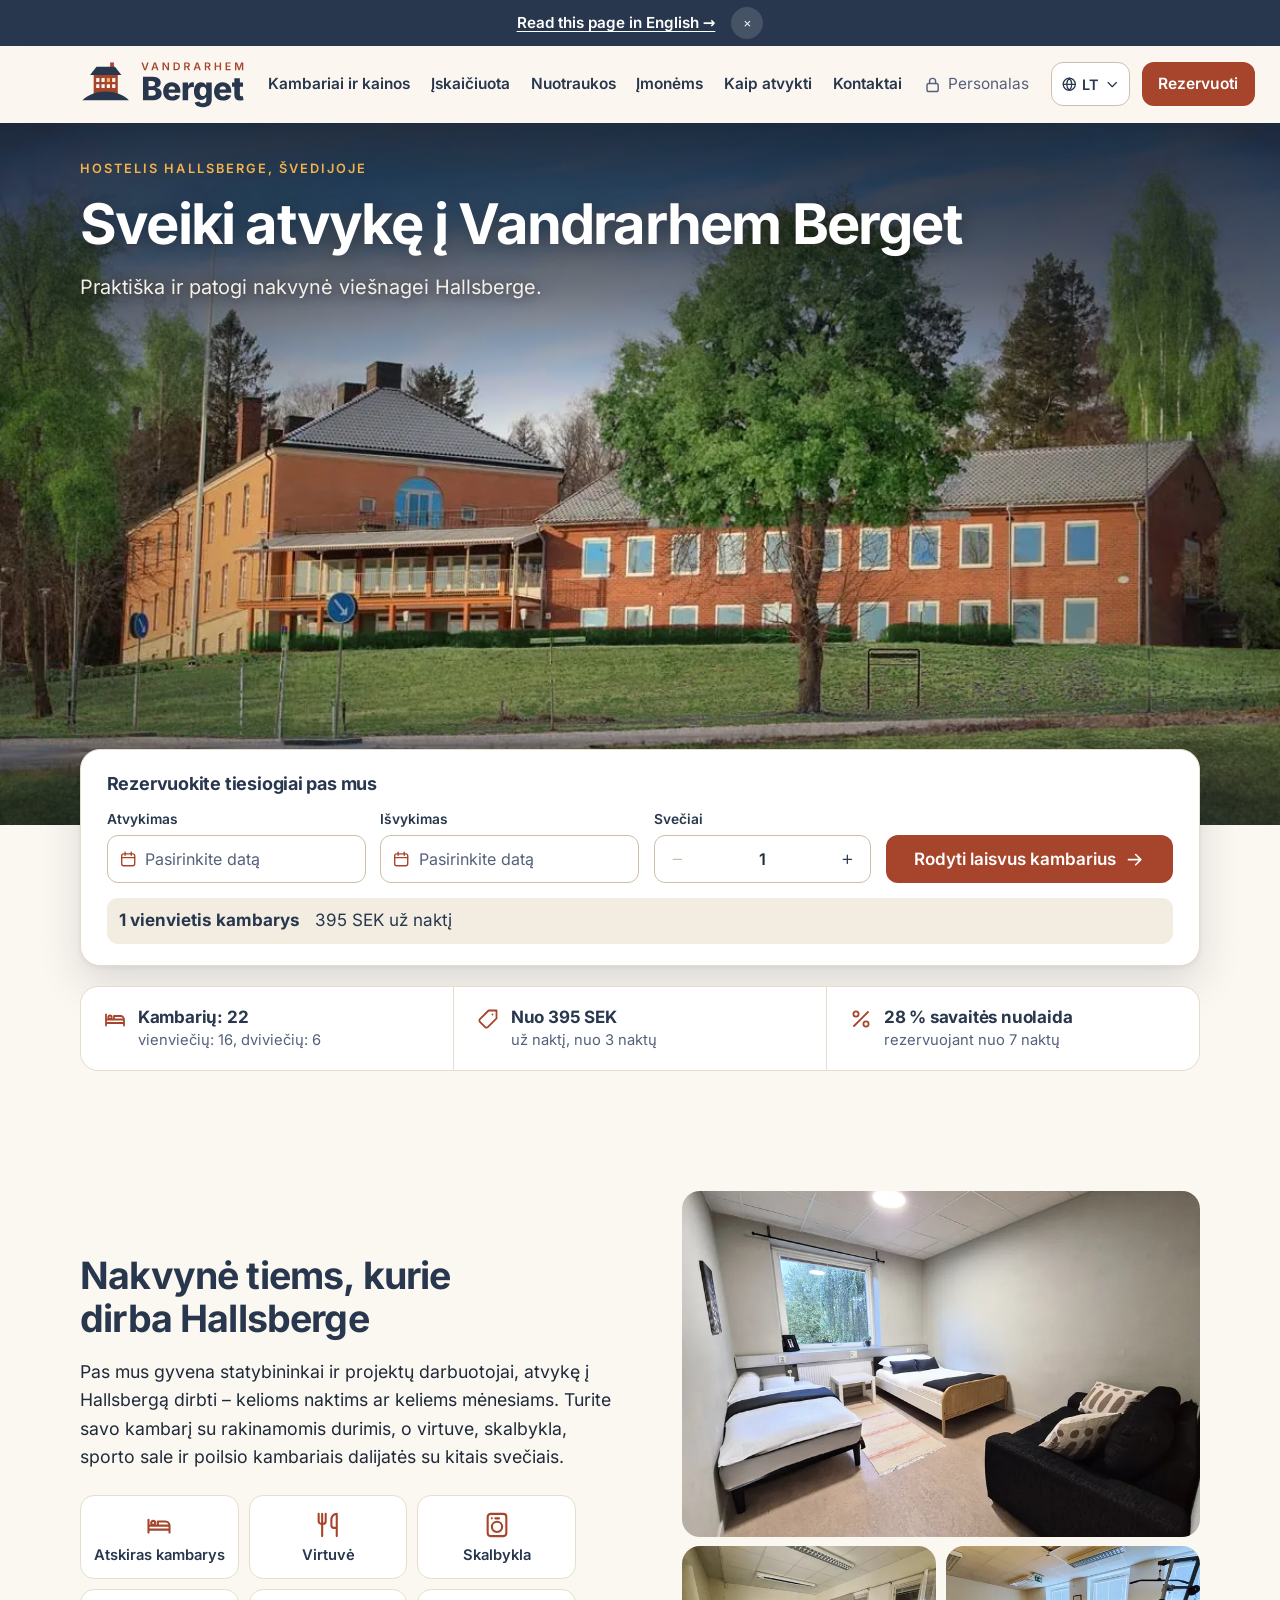
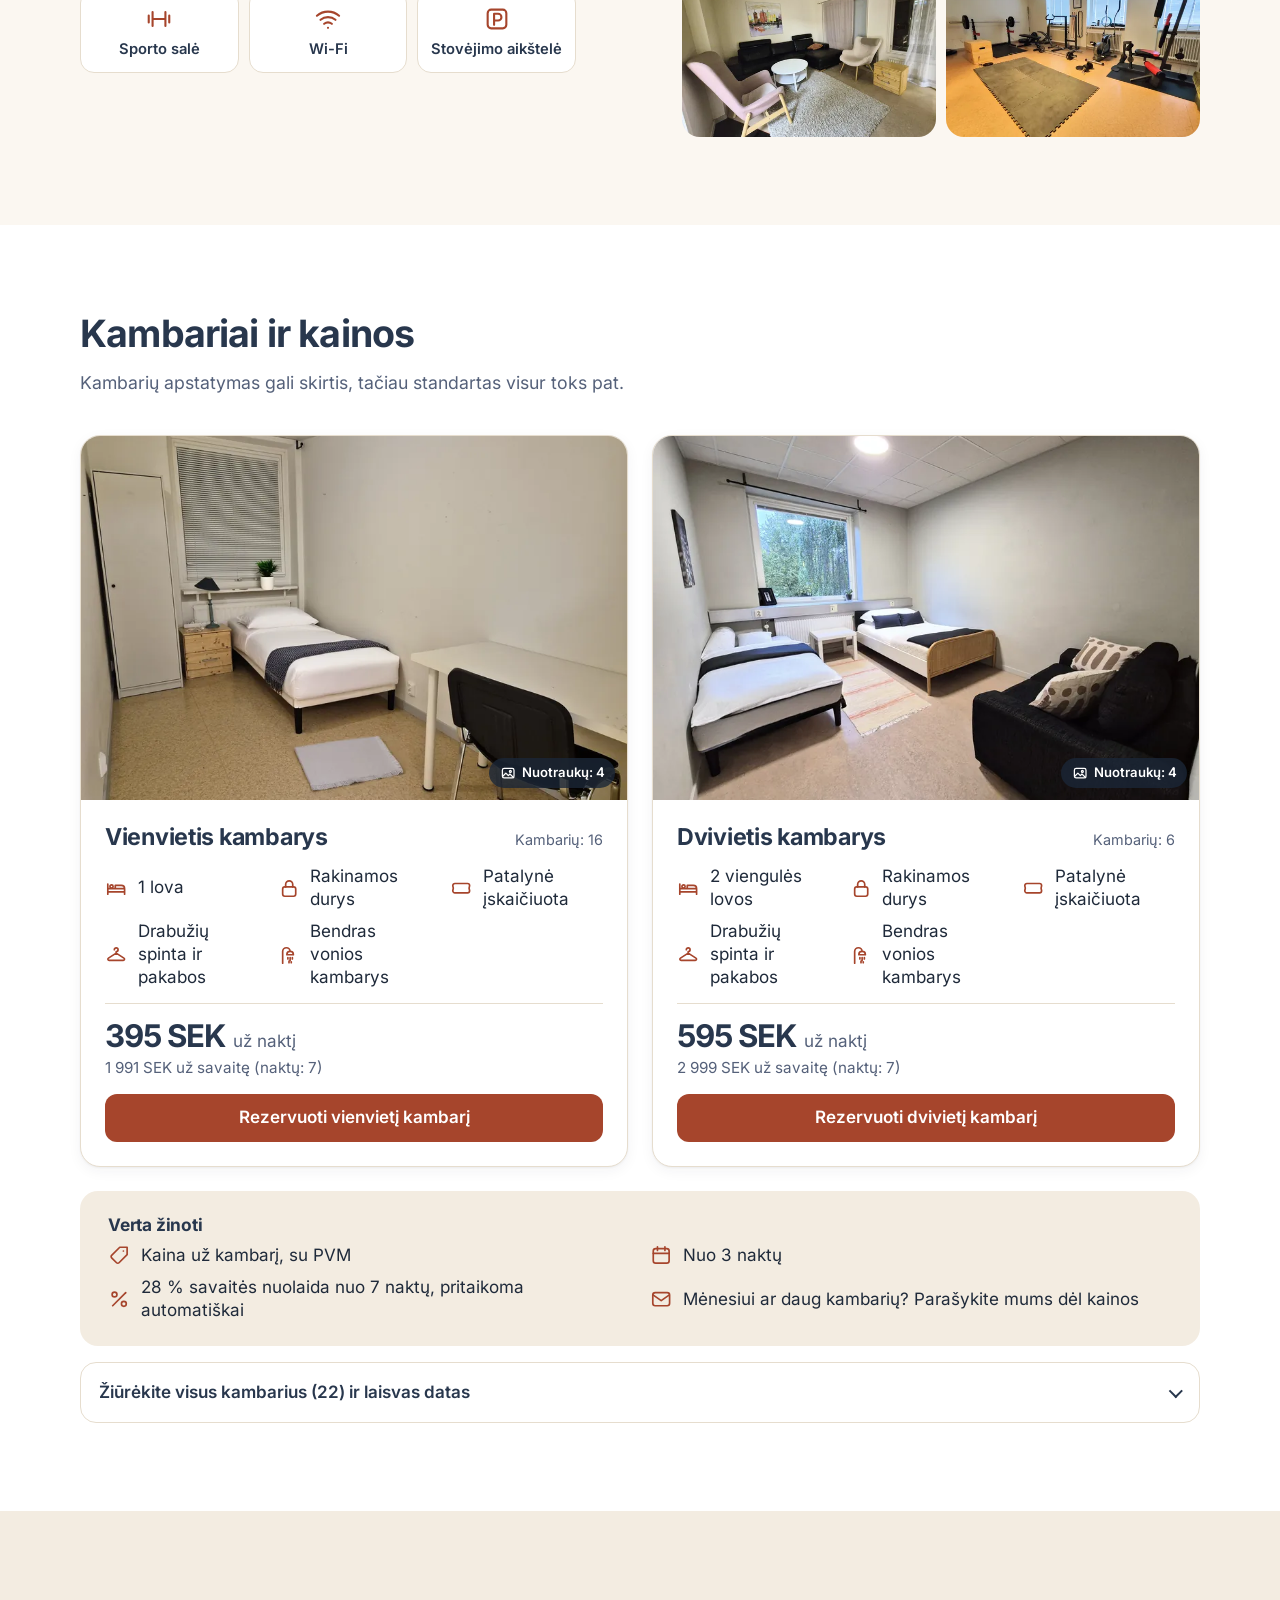
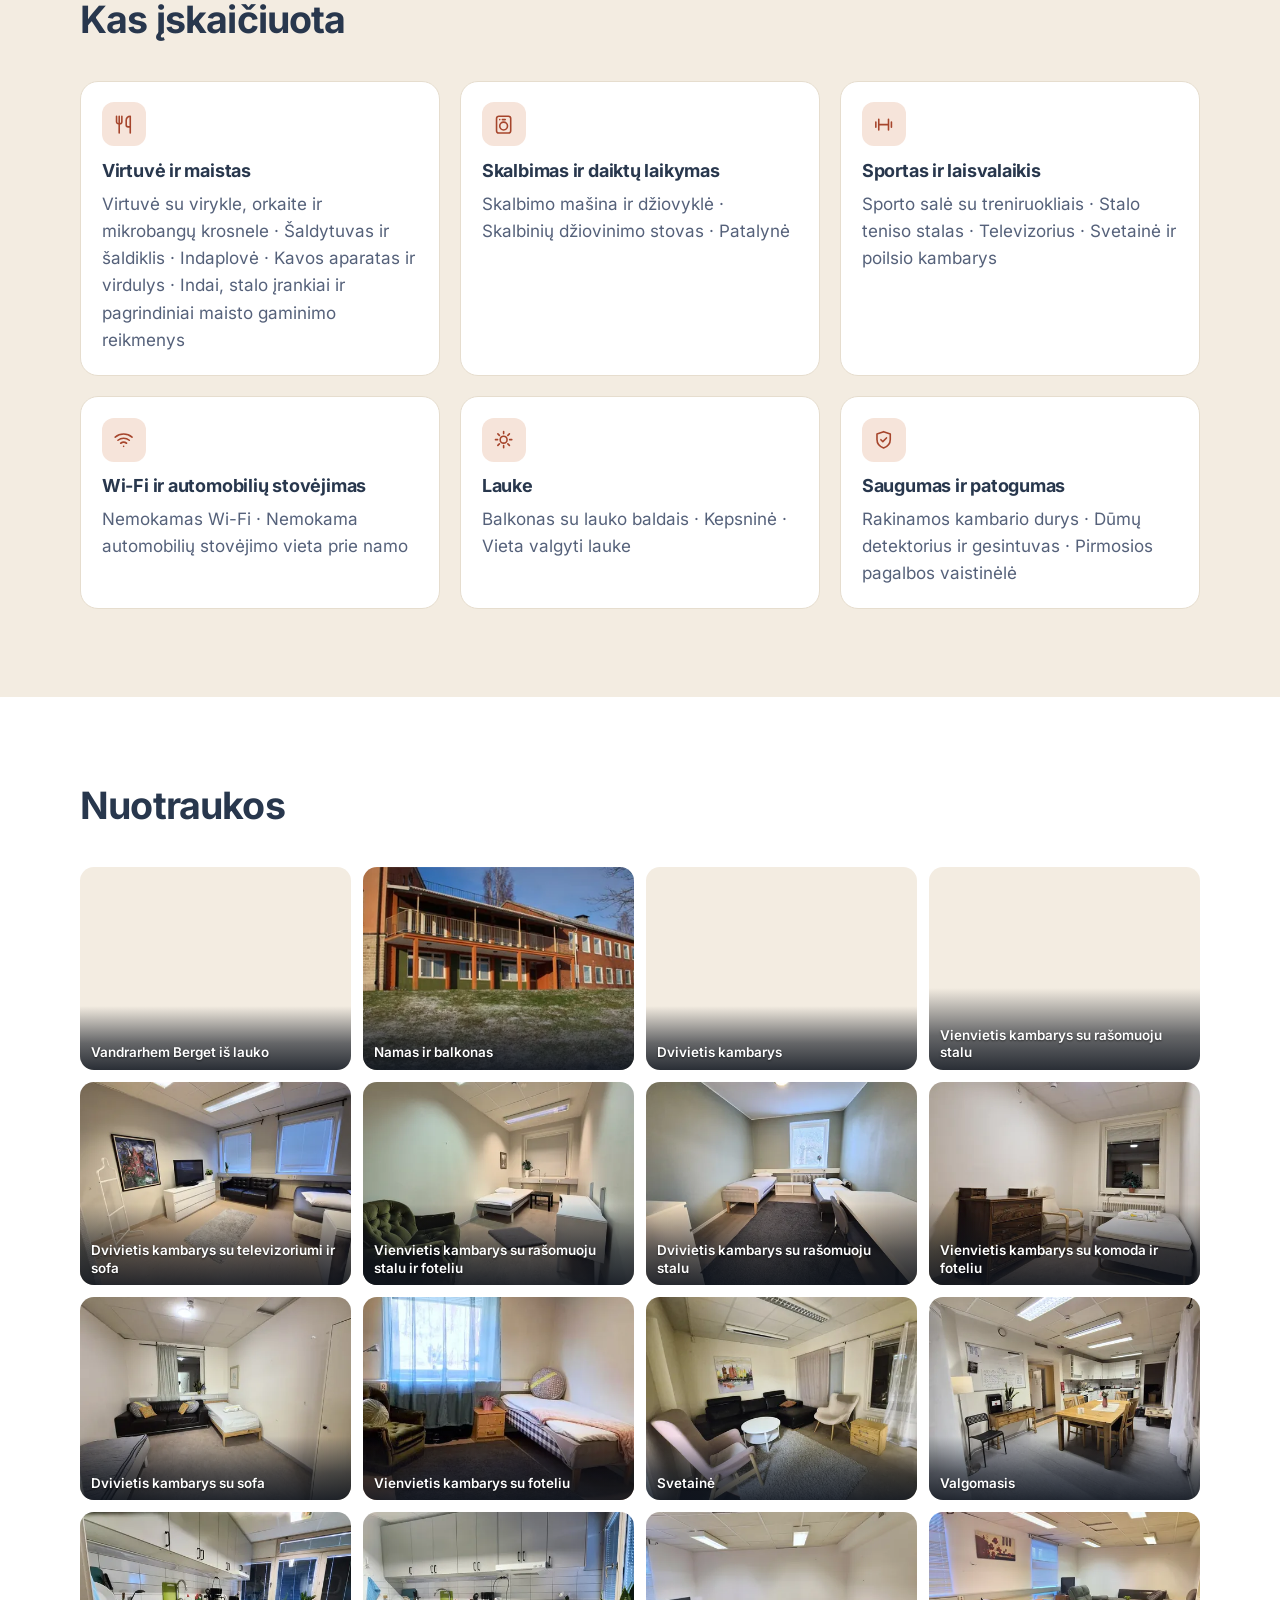
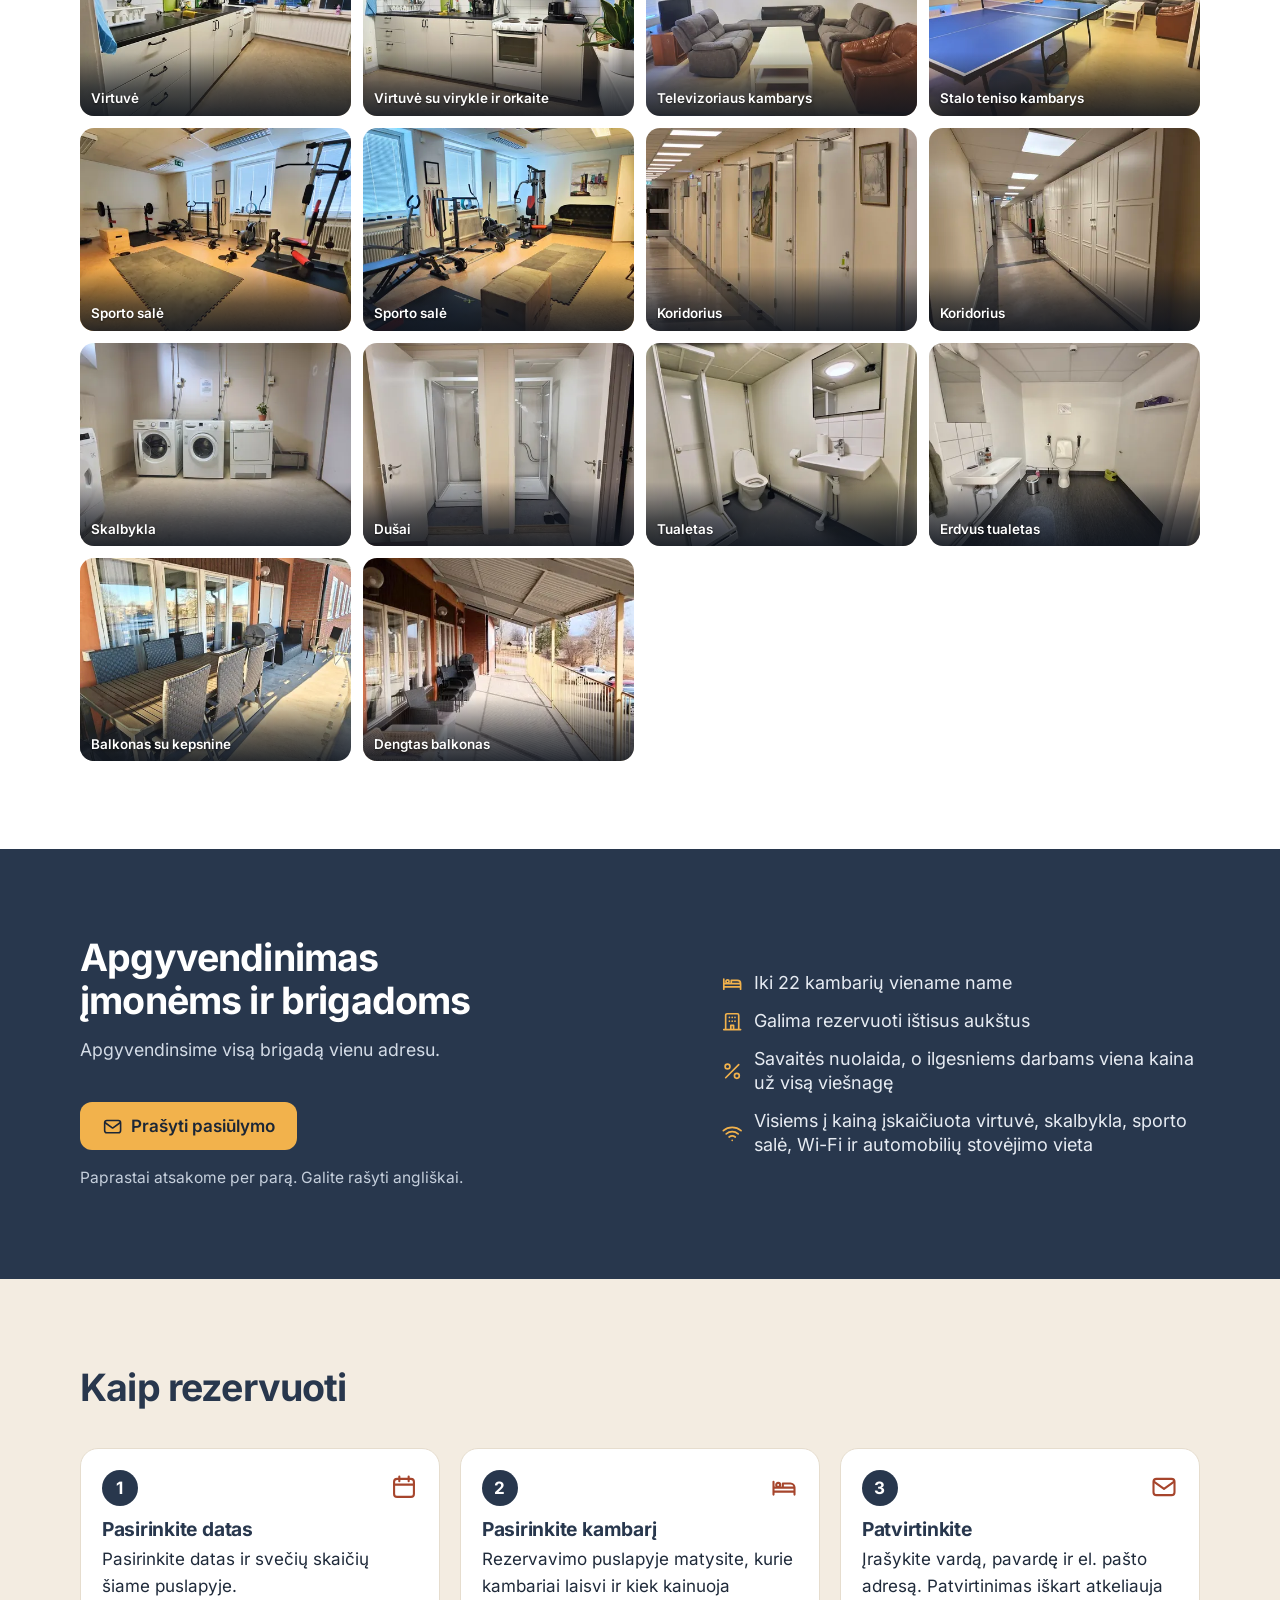
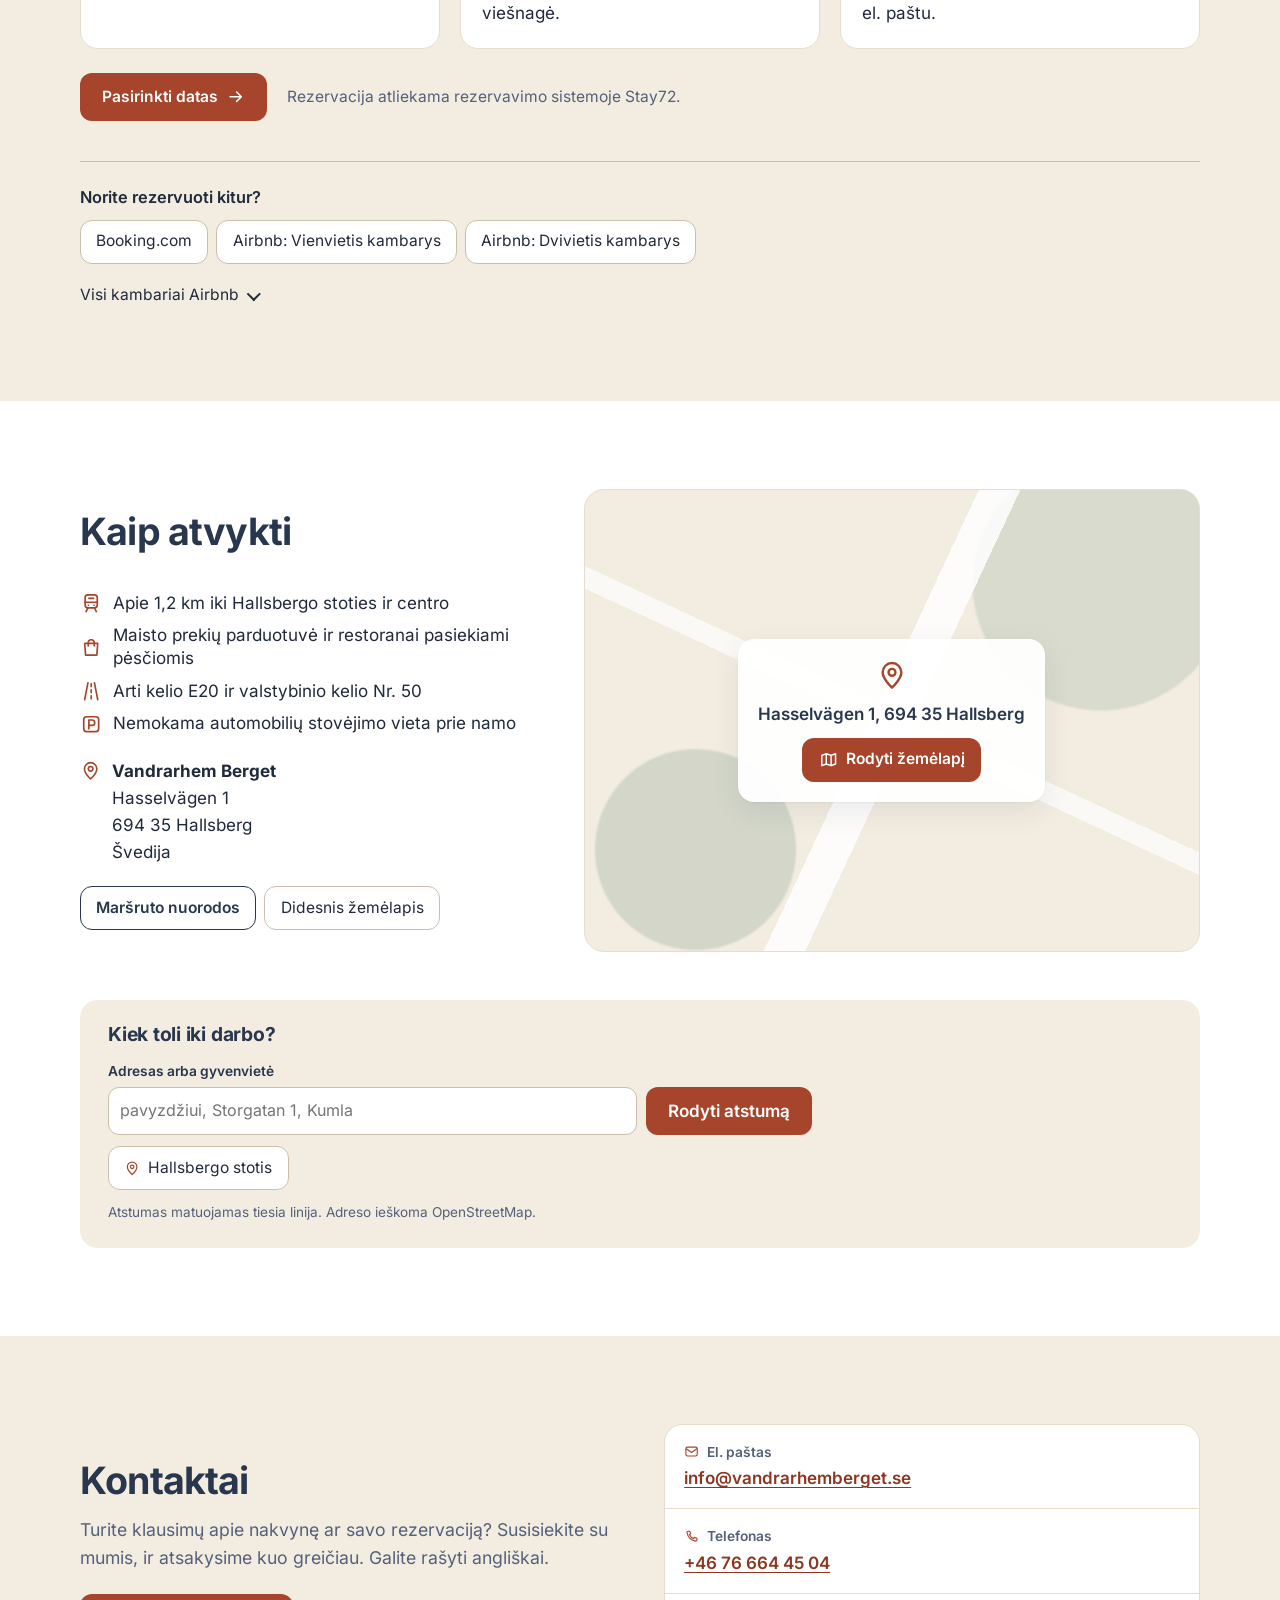
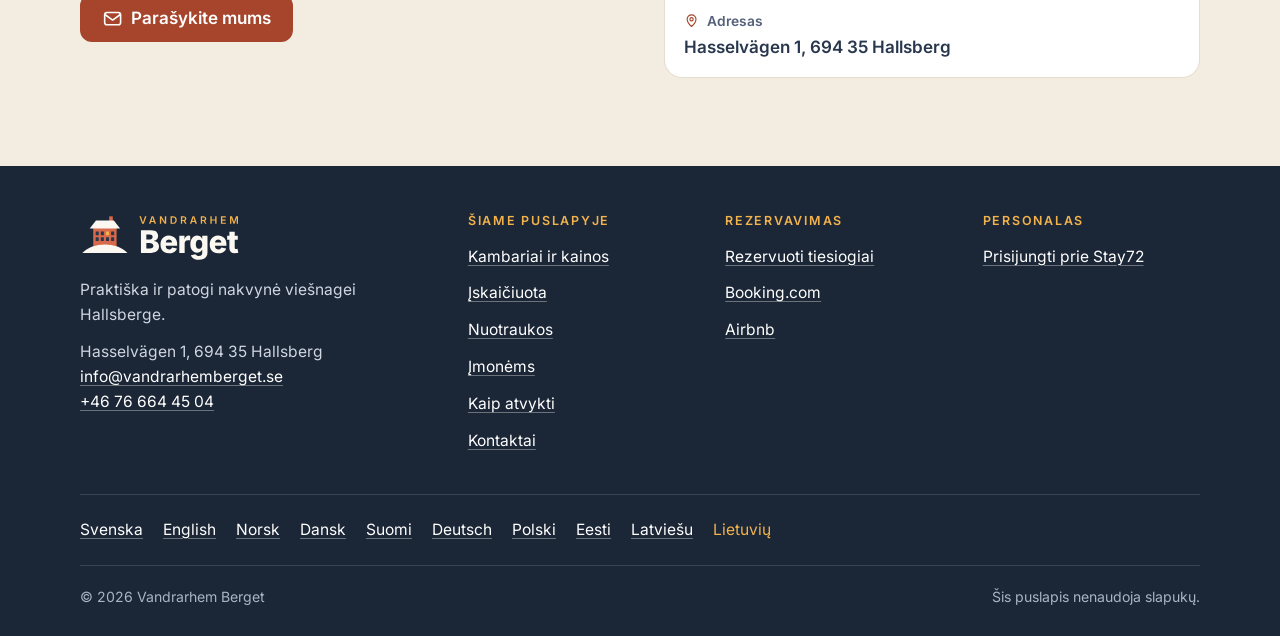
<file: lt/index.html>
<!doctype html>
<html lang="lt">
<head>
<meta charset="utf-8">
<meta name="viewport" content="width=device-width, initial-scale=1">
<title>Vandrarhem Berget – nakvynė darbuotojams Hallsberge, Švedijoje</title>
<meta name="description" content="Apgyvendinimas Hallsberge, Švedijoje, įmonėms, statybininkams ir ištisoms brigadoms. Vienvietis kambarys 395 SEK, dvivietis kambarys 595 SEK už naktį. Į kainą įskaičiuota virtuvė, skalbykla, sporto salė, Wi-Fi ir automobilių stovėjimo vieta. Rezervuokite tiesiogiai.">
<link rel="canonical" href="https://vandrarhemberget.se/lt/">
<link rel="alternate" hreflang="sv" href="https://vandrarhemberget.se/">
<link rel="alternate" hreflang="en" href="https://vandrarhemberget.se/en/">
<link rel="alternate" hreflang="nb" href="https://vandrarhemberget.se/nb/">
<link rel="alternate" hreflang="da" href="https://vandrarhemberget.se/da/">
<link rel="alternate" hreflang="fi" href="https://vandrarhemberget.se/fi/">
<link rel="alternate" hreflang="de" href="https://vandrarhemberget.se/de/">
<link rel="alternate" hreflang="pl" href="https://vandrarhemberget.se/pl/">
<link rel="alternate" hreflang="et" href="https://vandrarhemberget.se/et/">
<link rel="alternate" hreflang="lv" href="https://vandrarhemberget.se/lv/">
<link rel="alternate" hreflang="lt" href="https://vandrarhemberget.se/lt/">
<link rel="alternate" hreflang="x-default" href="https://vandrarhemberget.se/en/">
<meta name="theme-color" content="#FBF7F1">
<meta name="format-detection" content="telephone=no">
<link rel="icon" href="../favicon.ico" sizes="48x48">
<link rel="icon" href="../assets/ikon.svg" type="image/svg+xml">
<link rel="apple-touch-icon" href="../assets/ikon-180.png">
<link rel="manifest" href="../site.webmanifest">
<link rel="preload" href="../assets/typsnitt/inter-latin-400.woff2" as="font" type="font/woff2" crossorigin>
<link rel="preload" href="../assets/typsnitt/inter-latin-700.woff2" as="font" type="font/woff2" crossorigin>
<link rel="stylesheet" href="../assets/stil.4bacdb4d.css">
<meta property="og:type" content="website">
<meta property="og:site_name" content="Vandrarhem Berget">
<meta property="og:title" content="Vandrarhem Berget – nakvynė darbuotojams Hallsberge, Švedijoje">
<meta property="og:description" content="Apgyvendinimas Hallsberge, Švedijoje, įmonėms, statybininkams ir ištisoms brigadoms. Vienvietis kambarys 395 SEK, dvivietis kambarys 595 SEK už naktį. Į kainą įskaičiuota virtuvė, skalbykla, sporto salė, Wi-Fi ir automobilių stovėjimo vieta. Rezervuokite tiesiogiai.">
<meta property="og:locale" content="lt_LT">
<meta property="og:locale:alternate" content="sv_SE">
<meta property="og:locale:alternate" content="en_GB">
<meta property="og:locale:alternate" content="nb_NO">
<meta property="og:locale:alternate" content="da_DK">
<meta property="og:locale:alternate" content="fi_FI">
<meta property="og:locale:alternate" content="de_DE">
<meta property="og:locale:alternate" content="pl_PL">
<meta property="og:locale:alternate" content="et_EE">
<meta property="og:locale:alternate" content="lv_LV">
<meta property="og:url" content="https://vandrarhemberget.se/lt/">
<meta property="og:image" content="https://vandrarhemberget.se/bilder/utsida-huset-1180.jpg?v=1707d518">
<meta property="og:image:width" content="1180">
<meta property="og:image:height" content="651">
<meta property="og:image:alt" content="Vandrarhem Berget iš lauko">
<meta name="twitter:card" content="summary_large_image">
<script type="application/ld+json">{"@context":"https://schema.org","@type":"Hostel","name":"Vandrarhem Berget","description":"Apgyvendinimas Hallsberge, Švedijoje, įmonėms, statybininkams ir ištisoms brigadoms. Vienvietis kambarys 395 SEK, dvivietis kambarys 595 SEK už naktį. Į kainą įskaičiuota virtuvė, skalbykla, sporto salė, Wi-Fi ir automobilių stovėjimo vieta. Rezervuokite tiesiogiai.","inLanguage":"lt","@id":"https://vandrarhemberget.se/#vandrarhem","url":"https://vandrarhemberget.se/lt/","image":["https://vandrarhemberget.se/bilder/utsida-huset-1180.jpg?v=1707d518","https://vandrarhemberget.se/bilder/utsida-huset-1180.jpg?v=1707d518","https://vandrarhemberget.se/bilder/utsida-balkongen-1220.jpg?v=98ddb11a","https://vandrarhemberget.se/bilder/tvabaddsrum-dagsljus-1600.jpg?v=fdbbbce8","https://vandrarhemberget.se/bilder/enkelrum-skrivbord-garderob-1600.jpg?v=13ac3ef3","https://vandrarhemberget.se/bilder/tvabaddsrum-tv-soffa-1600.jpg?v=26abb7e6","https://vandrarhemberget.se/bilder/enkelrum-skrivbord-fatolj-1600.jpg?v=654260d3","https://vandrarhemberget.se/bilder/tvabaddsrum-grona-vaggar-1600.jpg?v=19bbdcdc"],"logo":"https://vandrarhemberget.se/assets/ikon-512.png","address":{"@type":"PostalAddress","streetAddress":"Hasselvägen 1","postalCode":"694 35","addressLocality":"Hallsberg","addressRegion":"Örebro län","addressCountry":"SE"},"geo":{"@type":"GeoCoordinates","latitude":59.0683191,"longitude":15.0914269},"email":"info@vandrarhemberget.se","telephone":"+46 76 664 45 04","priceRange":"395–595 SEK","currenciesAccepted":"SEK","numberOfRooms":22,"audience":{"@type":"BusinessAudience","name":"Apgyvendinimas įmonėms ir brigadoms"},"amenityFeature":[{"@type":"LocationFeatureSpecification","name":"Virtuvė su virykle, orkaite ir mikrobangų krosnele","value":true},{"@type":"LocationFeatureSpecification","name":"Šaldytuvas ir šaldiklis","value":true},{"@type":"LocationFeatureSpecification","name":"Indaplovė","value":true},{"@type":"LocationFeatureSpecification","name":"Kavos aparatas ir virdulys","value":true},{"@type":"LocationFeatureSpecification","name":"Indai, stalo įrankiai ir pagrindiniai maisto gaminimo reikmenys","value":true},{"@type":"LocationFeatureSpecification","name":"Skalbimo mašina ir džiovyklė","value":true},{"@type":"LocationFeatureSpecification","name":"Skalbinių džiovinimo stovas","value":true},{"@type":"LocationFeatureSpecification","name":"Patalynė","value":true},{"@type":"LocationFeatureSpecification","name":"Sporto salė su treniruokliais","value":true},{"@type":"LocationFeatureSpecification","name":"Stalo teniso stalas","value":true},{"@type":"LocationFeatureSpecification","name":"Televizorius","value":true},{"@type":"LocationFeatureSpecification","name":"Svetainė ir poilsio kambarys","value":true},{"@type":"LocationFeatureSpecification","name":"Nemokamas Wi-Fi","value":true},{"@type":"LocationFeatureSpecification","name":"Nemokama automobilių stovėjimo vieta prie namo","value":true},{"@type":"LocationFeatureSpecification","name":"Balkonas su lauko baldais","value":true},{"@type":"LocationFeatureSpecification","name":"Kepsninė","value":true},{"@type":"LocationFeatureSpecification","name":"Vieta valgyti lauke","value":true},{"@type":"LocationFeatureSpecification","name":"Rakinamos kambario durys","value":true},{"@type":"LocationFeatureSpecification","name":"Dūmų detektorius ir gesintuvas","value":true},{"@type":"LocationFeatureSpecification","name":"Pirmosios pagalbos vaistinėlė","value":true}],"containsPlace":[{"@type":"HotelRoom","name":"Vienvietis kambarys","description":"1 lova, Rakinamos durys, Patalynė įskaičiuota, Drabužių spinta ir pakabos, Bendras vonios kambarys","occupancy":{"@type":"QuantitativeValue","maxValue":1,"unitCode":"C62"},"bed":{"@type":"BedDetails","typeOfBed":"Single","numberOfBeds":1}},{"@type":"HotelRoom","name":"Dvivietis kambarys","description":"2 viengulės lovos, Rakinamos durys, Patalynė įskaičiuota, Drabužių spinta ir pakabos, Bendras vonios kambarys","occupancy":{"@type":"QuantitativeValue","maxValue":2,"unitCode":"C62"},"bed":{"@type":"BedDetails","typeOfBed":"Single","numberOfBeds":2}}],"makesOffer":[{"@type":"Offer","name":"Vienvietis kambarys","url":"https://app.stay72.com/book/centralunity-holding-ab-1","availability":"https://schema.org/InStock","priceSpecification":{"@type":"UnitPriceSpecification","price":395,"priceCurrency":"SEK","unitCode":"DAY","valueAddedTaxIncluded":true},"eligibleDuration":{"@type":"QuantitativeValue","minValue":3,"unitCode":"DAY"}},{"@type":"Offer","name":"Dvivietis kambarys","url":"https://app.stay72.com/book/centralunity-holding-ab-1","availability":"https://schema.org/InStock","priceSpecification":{"@type":"UnitPriceSpecification","price":595,"priceCurrency":"SEK","unitCode":"DAY","valueAddedTaxIncluded":true},"eligibleDuration":{"@type":"QuantitativeValue","minValue":3,"unitCode":"DAY"}}],"potentialAction":{"@type":"ReserveAction","target":{"@type":"EntryPoint","urlTemplate":"https://app.stay72.com/book/centralunity-holding-ab-1","inLanguage":"sv"},"result":{"@type":"LodgingReservation","name":"Vandrarhem Berget"}},"sameAs":["https://www.booking.com/hotel/se/vandrarhem-berget.sv.html?lang=sv"]}</script>
<script type="application/json" id="sidinfo">{"sprak":"lt","talformat":"lt-LT","minNatter":3,"rabatt":28,"rabattFran":7,"rum":{"enkel":{"antal":16,"pris":395},"dubbel":{"antal":6,"pris":595}},"stay72":"https://app.stay72.com/book/centralunity-holding-ab-1","stay72Skript":"https://app.stay72.com/embed/stay72-booking.js","adress":"Hasselvägen 1, 694 35 Hallsberg","plats":{"lat":59.0683191,"lon":15.0914269},"station":{"lat":59.0671196,"lon":15.1107975},"andraSprak":[{"kod":"sv","text":"Läs sidan på svenska","lank":"../"},{"kod":"en","text":"Read this page in English","lank":"../en/"},{"kod":"nb","text":"Les siden på norsk","lank":"../nb/"},{"kod":"da","text":"Læs siden på dansk","lank":"../da/"},{"kod":"fi","text":"Lue tämä sivu suomeksi","lank":"../fi/"},{"kod":"de","text":"Diese Seite auf Deutsch lesen","lank":"../de/"},{"kod":"pl","text":"Czytaj tę stronę po polsku","lank":"../pl/"},{"kod":"et","text":"Loe seda lehte eesti keeles","lank":"../et/"},{"kod":"lv","text":"Lasīt šo lapu latviski","lank":"../lv/"}],"t":{"valjIn":"Pasirinkite atvykimo datą","valjUt":"Pasirinkite išvykimo datą","minst":"Nuo 3 naktų","natter":"one:{n} naktis|few:{n} naktys|many:{n} nakties|other:{n} naktų","antalEnkel":"one:{n} vienvietis kambarys|few:{n} vienviečiai kambariai|many:{n} vienviečio kambario|other:{n} vienviečių kambarių","antalDubbel":"one:{n} dvivietis kambarys|few:{n} dviviečiai kambariai|many:{n} dviviečio kambario|other:{n} dviviečių kambarių","perNatt":"{pris} SEK už naktį","vistelse":"{natter}: {pris} SEK","vistelseRabatt":"{natter}: {pris} SEK su savaitės nuolaida","felDatum":"Pasirinkite atvykimo ir išvykimo datas.","felMinst":"Mažiausias naktų skaičius: 3. Pasirinkite vėlesnę išvykimo datą.","raknare":"Nuotrauka {nr} iš {antal}","allaTitel":"Visi kambariai ir laisvos datos","stang":"Uždaryti","avstand":{"rubrik":"Kiek toli iki darbo?","etikett":"Adresas arba gyvenvietė","exempel":"pavyzdžiui, Storgatan 1, Kumla","knapp":"Rodyti atstumą","station":"Hallsbergo stotis","soker":"Ieškoma …","resultat":"Apie {avstand} tiesia linija iki: {plats}.","meter":"{n} m","km":"{n} km","vag":"Rodyti maršrutą ir kelionės laiką","felHittas":"Šio adreso neradome. Pabandykite pridėti gyvenvietę, pavyzdžiui, „Storgatan 1, Kumla“.","felTeknik":"Šiuo metu adreso rasti nepavyko. Maršrutą vis tiek galima atidaryti.","not":"Atstumas matuojamas tiesia linija. Adreso ieškoma OpenStreetMap."}}}</script>
<script src="../assets/app.d2f055d1.js" defer></script>
</head>
<body>
<a class="hoppa" href="#innehall">Pereiti prie turinio</a>
<div class="sprakrad" data-sprakrad hidden></div>
<header class="topp" data-topp>
  <div class="ram topp__rad">
    <a class="logga" href="#topp" aria-label="Vandrarhem Berget, į puslapio pradžią"><svg class="logga__bild" aria-hidden="true" focusable="false" xmlns="http://www.w3.org/2000/svg" viewBox="0 0 206.95 61.65"><g transform="translate(0 -7)"><rect x="17" y="24" width="30" height="26" fill="#A6452C"/><rect x="37.5" y="10" width="4.6" height="7" fill="#A6452C"/><path d="M12.5 25.5 20.5 15.5h23l8 10z" fill="#28374D"/><rect x="20.1" y="29.4" width="4" height="4.8" rx=".5" fill="#FBF7F1"/><rect x="26.7" y="29.4" width="4" height="4.8" rx=".5" fill="#FBF7F1"/><rect x="33.3" y="29.4" width="4" height="4.8" rx=".5" fill="#F2B24C"/><rect x="39.9" y="29.4" width="4" height="4.8" rx=".5" fill="#FBF7F1"/><rect x="20.1" y="37" width="4" height="4.8" rx=".5" fill="#FBF7F1"/><rect x="26.7" y="37" width="4" height="4.8" rx=".5" fill="#FBF7F1"/><rect x="33.3" y="37" width="4" height="4.8" rx=".5" fill="#FBF7F1"/><rect x="39.9" y="37" width="4" height="4.8" rx=".5" fill="#FBF7F1"/><path d="M3 57C17 42.5 47 42.5 61 57z" fill="#28374D"/><path d="M79.77 19.67 76.32 10H78.22L79.94 15.02Q80.18 15.78 80.46 16.76Q80.73 17.74 81.06 18.98H80.7Q81.02 17.72 81.29 16.75Q81.56 15.78 81.79 15.02L83.45 10H85.35L81.96 19.67ZM88.63 19.67 92 10H94.2L97.65 19.67H95.75L94.03 14.65Q93.78 13.87 93.51 12.89Q93.23 11.9 92.9 10.65H93.27Q92.94 11.92 92.68 12.91Q92.42 13.89 92.18 14.65L90.52 19.67ZM90.59 17.27V15.88H95.68V17.27ZM102.58 19.67V10H104.54L107.88 15.33Q108.09 15.66 108.32 16.08Q108.55 16.5 108.81 17.01Q109.06 17.53 109.3 18.16H109.11Q109.06 17.61 109.03 17.04Q108.99 16.46 108.98 15.95Q108.96 15.43 108.96 15.07V10H110.72V19.67H108.75L105.74 14.87Q105.45 14.41 105.2 13.97Q104.95 13.52 104.65 12.95Q104.36 12.39 103.95 11.59H104.19Q104.23 12.3 104.27 12.93Q104.3 13.56 104.32 14.06Q104.34 14.56 104.34 14.87V19.67ZM119.57 19.67H117.13V18.17H119.49Q120.5 18.17 121.18 17.8Q121.86 17.42 122.2 16.68Q122.54 15.94 122.54 14.82Q122.54 13.72 122.2 12.98Q121.86 12.24 121.19 11.87Q120.53 11.5 119.53 11.5H117.08V10H119.64Q121.08 10 122.11 10.58Q123.14 11.16 123.69 12.24Q124.25 13.32 124.25 14.82Q124.25 16.33 123.69 17.42Q123.14 18.51 122.09 19.09Q121.04 19.67 119.57 19.67ZM118.04 10V19.67H116.3V10ZM129.53 19.67V10H133.15Q134.26 10 135.01 10.39Q135.77 10.78 136.16 11.48Q136.55 12.18 136.55 13.1Q136.55 14.02 136.16 14.7Q135.77 15.38 135 15.75Q134.24 16.12 133.12 16.12H130.54V14.69H132.89Q133.55 14.69 133.96 14.5Q134.38 14.32 134.58 13.96Q134.78 13.6 134.78 13.1Q134.78 12.58 134.58 12.21Q134.38 11.84 133.96 11.65Q133.54 11.46 132.88 11.46H131.27V19.67ZM134.97 19.67 132.62 15.28H134.52L136.91 19.67ZM141.19 19.67 144.56 10H146.76L150.21 19.67H148.31L146.59 14.65Q146.34 13.87 146.07 12.89Q145.79 11.9 145.46 10.65H145.83Q145.5 11.92 145.24 12.91Q144.98 13.89 144.74 14.65L143.08 19.67ZM143.16 17.27V15.88H148.25V17.27ZM155.14 19.67V10H158.75Q159.86 10 160.62 10.39Q161.38 10.78 161.77 11.48Q162.16 12.18 162.16 13.1Q162.16 14.02 161.77 14.7Q161.37 15.38 160.61 15.75Q159.84 16.12 158.73 16.12H156.15V14.69H158.5Q159.16 14.69 159.57 14.5Q159.99 14.32 160.19 13.96Q160.39 13.6 160.39 13.1Q160.39 12.58 160.19 12.21Q159.99 11.84 159.57 11.65Q159.15 11.46 158.49 11.46H156.87V19.67ZM160.58 19.67 158.23 15.28H160.12L162.52 19.67ZM167.44 19.67V10H169.18V14H173.67V10H175.4V19.67H173.67V15.46H169.18V19.67ZM180.99 19.67V10H187.27V11.46H182.72V14.07H186.93V15.51H182.72V18.21H187.29V19.67ZM192.67 19.67V10H195.28L197.11 14.99Q197.21 15.27 197.33 15.71Q197.45 16.14 197.57 16.65Q197.7 17.16 197.81 17.64Q197.93 18.12 198.01 18.49H197.66Q197.73 18.13 197.85 17.65Q197.96 17.18 198.09 16.67Q198.21 16.16 198.33 15.72Q198.45 15.28 198.54 14.99L200.36 10H202.97V19.67H201.25V14.79Q201.25 14.48 201.26 14.04Q201.26 13.6 201.27 13.09Q201.29 12.58 201.3 12.07Q201.31 11.55 201.31 11.09H201.44Q201.31 11.6 201.15 12.13Q201 12.67 200.85 13.17Q200.7 13.67 200.57 14.1Q200.44 14.52 200.34 14.79L198.56 19.67H197.09L195.28 14.79Q195.18 14.52 195.05 14.11Q194.91 13.69 194.76 13.19Q194.61 12.69 194.46 12.15Q194.3 11.61 194.15 11.09H194.3Q194.3 11.52 194.32 12.03Q194.33 12.54 194.34 13.05Q194.35 13.56 194.36 14.01Q194.37 14.47 194.37 14.79V19.67Z" fill="#A6452C"/><path d="M78.28 57V27.72H90.43Q93.69 27.72 95.91 28.66Q98.13 29.6 99.24 31.26Q100.35 32.92 100.35 35.15Q100.35 36.82 99.65 38.12Q98.96 39.43 97.73 40.28Q96.5 41.14 94.91 41.47V41.79Q96.66 41.85 98.16 42.72Q99.66 43.6 100.58 45.15Q101.49 46.7 101.49 48.82Q101.49 51.18 100.3 53.03Q99.11 54.88 96.85 55.94Q94.59 57 91.33 57ZM85.22 51.4H89.7Q92.04 51.4 93.15 50.5Q94.26 49.61 94.26 48.04Q94.26 46.9 93.73 46.05Q93.2 45.21 92.2 44.75Q91.21 44.28 89.84 44.28H85.22ZM85.22 39.78H89.25Q90.41 39.78 91.32 39.39Q92.23 39 92.75 38.26Q93.28 37.52 93.28 36.46Q93.28 34.99 92.21 34.12Q91.15 33.26 89.36 33.26H85.22ZM114.44 57.41Q111 57.41 108.51 56.05Q106.01 54.68 104.68 52.15Q103.36 49.61 103.36 46.09Q103.36 42.71 104.68 40.16Q106.01 37.6 108.45 36.18Q110.89 34.75 114.19 34.75Q116.51 34.75 118.44 35.48Q120.38 36.21 121.8 37.63Q123.23 39.06 124 41.14Q124.78 43.22 124.78 45.95V47.68H105.8V43.69H121.52L118.31 44.64Q118.31 43.11 117.85 42Q117.39 40.9 116.49 40.31Q115.58 39.72 114.25 39.72Q112.91 39.72 111.99 40.32Q111.06 40.92 110.58 41.99Q110.1 43.07 110.1 44.5V47.37Q110.1 49.06 110.66 50.19Q111.22 51.32 112.22 51.88Q113.22 52.44 114.56 52.44Q115.48 52.44 116.24 52.18Q117 51.93 117.54 51.42Q118.08 50.91 118.35 50.18L124.47 51.18Q123.92 53.07 122.57 54.47Q121.22 55.88 119.17 56.65Q117.12 57.41 114.44 57.41ZM127.57 57V35.03H134.23V39.04H134.47Q135.06 36.86 136.43 35.8Q137.79 34.75 139.6 34.75Q140.07 34.75 140.59 34.81Q141.11 34.87 141.55 34.99V40.96Q141.05 40.79 140.26 40.7Q139.46 40.61 138.83 40.61Q137.58 40.61 136.57 41.17Q135.57 41.73 135 42.71Q134.43 43.69 134.43 45.01V57ZM152.67 65.69Q149.8 65.69 147.66 64.96Q145.52 64.23 144.19 62.94Q142.86 61.64 142.47 59.93L148.42 58.71Q148.62 59.3 149.15 59.8Q149.68 60.3 150.55 60.61Q151.41 60.91 152.63 60.91Q154.73 60.91 155.86 59.97Q156.99 59.02 156.99 57.06V53.17H156.46Q156.07 54.15 155.29 54.96Q154.52 55.76 153.33 56.23Q152.14 56.71 150.51 56.71Q148.09 56.71 146.1 55.58Q144.1 54.45 142.9 52.08Q141.7 49.71 141.7 46.01Q141.7 42.16 142.94 39.67Q144.18 37.17 146.17 35.96Q148.17 34.75 150.49 34.75Q152.24 34.75 153.49 35.34Q154.73 35.93 155.55 36.87Q156.36 37.8 156.78 38.8H156.97V35.03H163.75V56.51Q163.75 59.54 162.35 61.58Q160.94 63.62 158.45 64.65Q155.95 65.69 152.67 65.69ZM152.85 51.67Q154.16 51.67 155.09 51.01Q156.01 50.34 156.5 49.05Q156.99 47.76 156.99 45.99Q156.99 44.19 156.5 42.87Q156.01 41.55 155.1 40.84Q154.18 40.12 152.85 40.12Q151.53 40.12 150.62 40.85Q149.7 41.59 149.23 42.91Q148.76 44.23 148.76 45.99Q148.76 47.76 149.23 49.04Q149.7 50.32 150.62 51Q151.53 51.67 152.85 51.67ZM177.71 57.41Q174.27 57.41 171.77 56.05Q169.28 54.68 167.95 52.15Q166.62 49.61 166.62 46.09Q166.62 42.71 167.95 40.16Q169.28 37.6 171.71 36.18Q174.15 34.75 177.45 34.75Q179.77 34.75 181.71 35.48Q183.64 36.21 185.07 37.63Q186.49 39.06 187.27 41.14Q188.05 43.22 188.05 45.95V47.68H169.06V43.69H184.78L181.58 44.64Q181.58 43.11 181.12 42Q180.66 40.9 179.75 40.31Q178.85 39.72 177.51 39.72Q176.18 39.72 175.25 40.32Q174.33 40.92 173.85 41.99Q173.37 43.07 173.37 44.5V47.37Q173.37 49.06 173.93 50.19Q174.49 51.32 175.49 51.88Q176.49 52.44 177.83 52.44Q178.75 52.44 179.51 52.18Q180.26 51.93 180.8 51.42Q181.34 50.91 181.62 50.18L187.73 51.18Q187.18 53.07 185.84 54.47Q184.49 55.88 182.44 56.65Q180.38 57.41 177.71 57.41ZM202.69 35.03V40.12H188.97V35.03ZM191.88 29.8H198.74V50.28Q198.74 51.14 199.15 51.57Q199.56 51.99 200.49 51.99Q200.84 51.99 201.48 51.91Q202.12 51.83 202.39 51.75L203.28 56.74Q202.12 57.08 201.04 57.2Q199.96 57.31 198.99 57.31Q195.5 57.31 193.69 55.67Q191.88 54.03 191.88 50.89Z" fill="#28374D"/></g></svg></a>
    <details class="sprakval" data-sprakval>
      <summary aria-label="Kalba: Lietuvių"><svg class="ikon" viewBox="0 0 24 24" width="24" height="24" fill="none" stroke="currentColor" stroke-width="1.8" stroke-linecap="round" stroke-linejoin="round" aria-hidden="true" focusable="false"><circle cx="12" cy="12" r="8.8"/><path d="M3.2 12h17.6M12 3.2c2.4 2.5 3.7 5.4 3.7 8.8s-1.3 6.3-3.7 8.8c-2.4-2.5-3.7-5.4-3.7-8.8s1.3-6.3 3.7-8.8Z"/></svg><span>LT</span><svg class="ikon sprakval__pil" viewBox="0 0 24 24" width="24" height="24" fill="none" stroke="currentColor" stroke-width="1.8" stroke-linecap="round" stroke-linejoin="round" aria-hidden="true" focusable="false"><path d="m6 9.5 6 6 6-6"/></svg></summary>
      <ul>
        <li><a href="../" lang="sv" hreflang="sv">Svenska</a></li>
        <li><a href="../en/" lang="en" hreflang="en">English</a></li>
        <li><a href="../nb/" lang="nb" hreflang="nb">Norsk</a></li>
        <li><a href="../da/" lang="da" hreflang="da">Dansk</a></li>
        <li><a href="../fi/" lang="fi" hreflang="fi">Suomi</a></li>
        <li><a href="../de/" lang="de" hreflang="de">Deutsch</a></li>
        <li><a href="../pl/" lang="pl" hreflang="pl">Polski</a></li>
        <li><a href="../et/" lang="et" hreflang="et">Eesti</a></li>
        <li><a href="../lv/" lang="lv" hreflang="lv">Latviešu</a></li>
        <li><a href="../lt/" lang="lt" aria-current="true">Lietuvių</a></li>
      </ul>
    </details>
    <a class="knapp knapp--primar knapp--liten topp__boka" href="#boka">Rezervuoti</a>
    <button class="menyknapp" type="button" aria-expanded="false" aria-controls="meny" data-menyknapp>
      <span class="dold">Meniu</span><svg class="ikon menyknapp__oppna" viewBox="0 0 24 24" width="24" height="24" fill="none" stroke="currentColor" stroke-width="1.8" stroke-linecap="round" stroke-linejoin="round" aria-hidden="true" focusable="false"><path d="M4 7h16M4 12h16M4 17h16"/></svg><svg class="ikon menyknapp__stang" viewBox="0 0 24 24" width="24" height="24" fill="none" stroke="currentColor" stroke-width="1.8" stroke-linecap="round" stroke-linejoin="round" aria-hidden="true" focusable="false"><path d="m6 6 12 12M18 6 6 18"/></svg>
    </button>
    <nav class="meny" id="meny" aria-label="Meniu" data-meny>
      <ul>
        <li><a href="#rum">Kambariai ir kainos</a></li>
        <li><a href="#ingar">Įskaičiuota</a></li>
        <li><a href="#bilder">Nuotraukos</a></li>
        <li><a href="#foretag">Įmonėms</a></li>
        <li><a href="#hitta-hit">Kaip atvykti</a></li>
        <li><a href="#kontakt">Kontaktai</a></li>
        <li><a class="meny__personal" href="https://app.stay72.com/login" rel="nofollow" title="Personalo prisijungimas, Stay72"><svg class="ikon" viewBox="0 0 24 24" width="24" height="24" fill="none" stroke="currentColor" stroke-width="1.8" stroke-linecap="round" stroke-linejoin="round" aria-hidden="true" focusable="false"><rect x="5" y="10.6" width="14" height="10" rx="2.3"/><path d="M8.2 10.6V8a3.8 3.8 0 0 1 7.6 0v2.6"/></svg>Personalas</a></li>
      </ul>
    </nav>
  </div>
</header>
<main id="innehall">
<section class="start start--foto" id="topp" style="--fokus-smal: 70% 42%; --fokus-bred: 50% 40%">
  <div class="start__fond"><picture><source type="image/webp" srcset="../bilder/utsida-huset-480.webp?v=1707d518 480w, ../bilder/utsida-huset-800.webp?v=1707d518 800w, ../bilder/utsida-huset-1180.webp?v=1707d518 1180w" sizes="100vw"><img src="../bilder/utsida-huset-800.jpg?v=1707d518" alt="Vandrarhem Berget iš lauko" width="1180" height="651" fetchpriority="high" decoding="async"></picture></div>
  <div class="ram start__inre">
    <p class="overrubrik">Hostelis Hallsberge, Švedijoje</p>
    <h1>Sveiki atvykę į Vandrarhem Berget</h1>
    <p class="ingress">Praktiška ir patogi nakvynė viešnagei Hallsberge.</p>
  </div>
</section>

<div class="ram bokningsrad">
  <form class="bokning" id="boka" action="https://app.stay72.com/book/centralunity-holding-ab-1" method="get" data-bokning>
    <h2 class="bokning__rubrik">Rezervuokite tiesiogiai pas mus</h2>
    <div class="bokning__rutnat">
      <div class="bokning__datum" data-datum>
        <div class="falt" data-datum-reserv>
          <label for="incheckning">Atvykimas</label>
          <input type="date" id="incheckning" name="check_in_date" required>
        </div>
        <div class="falt" data-datum-reserv>
          <label for="utcheckning">Išvykimas</label>
          <input type="date" id="utcheckning" name="check_out_date" required>
        </div>
        <div class="datumval" data-datumval hidden>
          <div class="falt">
            <span class="falt__etikett" id="datum-in-etikett">Atvykimas</span>
            <button class="datumknapp ar-tom" type="button" data-datum-knapp="start" aria-labelledby="datum-in-etikett datum-in-varde" aria-haspopup="dialog" aria-expanded="false" aria-controls="kalender"><svg class="ikon" viewBox="0 0 24 24" width="24" height="24" fill="none" stroke="currentColor" stroke-width="1.8" stroke-linecap="round" stroke-linejoin="round" aria-hidden="true" focusable="false"><rect x="3.5" y="5" width="17" height="15.5" rx="2.6"/><path d="M3.5 10h17M8 3v4M16 3v4"/></svg><span id="datum-in-varde" data-datum-varde>Pasirinkite datą</span></button>
          </div>
          <div class="falt">
            <span class="falt__etikett" id="datum-ut-etikett">Išvykimas</span>
            <button class="datumknapp ar-tom" type="button" data-datum-knapp="slut" aria-labelledby="datum-ut-etikett datum-ut-varde" aria-haspopup="dialog" aria-expanded="false" aria-controls="kalender"><svg class="ikon" viewBox="0 0 24 24" width="24" height="24" fill="none" stroke="currentColor" stroke-width="1.8" stroke-linecap="round" stroke-linejoin="round" aria-hidden="true" focusable="false"><rect x="3.5" y="5" width="17" height="15.5" rx="2.6"/><path d="M3.5 10h17M8 3v4M16 3v4"/></svg><span id="datum-ut-varde" data-datum-varde>Pasirinkite datą</span></button>
          </div>
        </div>
        <div class="kalender" id="kalender" role="dialog" aria-label="Pasirinkite datą" data-kalender hidden>
          <div class="kalender__topp">
            <button class="kalender__nav" type="button" data-kal-forra aria-label="Ankstesnis mėnuo"><svg class="ikon" viewBox="0 0 24 24" width="24" height="24" fill="none" stroke="currentColor" stroke-width="1.8" stroke-linecap="round" stroke-linejoin="round" aria-hidden="true" focusable="false"><path d="m14.5 5.5-6.5 6.5 6.5 6.5"/></svg></button>
            <button class="kalender__nav" type="button" data-kal-nasta aria-label="Kitas mėnuo"><svg class="ikon" viewBox="0 0 24 24" width="24" height="24" fill="none" stroke="currentColor" stroke-width="1.8" stroke-linecap="round" stroke-linejoin="round" aria-hidden="true" focusable="false"><path d="m9.5 5.5 6.5 6.5-6.5 6.5"/></svg></button>
          </div>
          <div class="kalender__manader" data-kal-manader></div>
          <div class="kalender__fot">
            <p class="kalender__tips" data-kal-tips aria-live="polite"></p>
            <button class="knapp knapp--tyst knapp--liten" type="button" data-kal-rensa>Išvalyti</button>
            <button class="knapp knapp--primar knapp--liten" type="button" data-kal-klar>Atlikta</button>
          </div>
        </div>
      </div>
      <div class="falt falt--gaster">
        <label for="gaster">Svečiai</label>
        <div class="stegare">
          <button class="stegare__knapp" type="button" data-gaster-steg="-1" aria-label="Mažiau svečių" hidden><svg class="ikon" viewBox="0 0 24 24" width="24" height="24" fill="none" stroke="currentColor" stroke-width="1.8" stroke-linecap="round" stroke-linejoin="round" aria-hidden="true" focusable="false"><path d="M6 12h12"/></svg></button>
          <input type="number" id="gaster" name="guests" value="1" min="1" max="500" step="1" inputmode="numeric" required>
          <button class="stegare__knapp" type="button" data-gaster-steg="1" aria-label="Daugiau svečių" hidden><svg class="ikon" viewBox="0 0 24 24" width="24" height="24" fill="none" stroke="currentColor" stroke-width="1.8" stroke-linecap="round" stroke-linejoin="round" aria-hidden="true" focusable="false"><path d="M12 6v12M6 12h12"/></svg></button>
        </div>
      </div>
      <div class="bokning__svar" data-bokning-svar hidden>
        <p class="bokning__fel" data-bokning-fel role="alert" hidden></p>
        <p class="forslag__rad" data-forslag-ett><strong data-forslag-rum></strong><span data-forslag-pris></span></p>
        <fieldset class="forslag__val" data-forslag-val hidden>
          <legend>Siūlomi kambariai</legend>
          <label class="val" data-forslag-id="dela">
            <input type="radio" name="rumsval" value="dela" form="rumsval-utanfor" checked>
            <span class="val__namn">Bendri kambariai</span>
            <span class="val__rum" data-forslag-rum></span>
            <span class="val__pris" data-forslag-pris></span>
          </label>
          <label class="val" data-forslag-id="eget">
            <input type="radio" name="rumsval" value="eget" form="rumsval-utanfor">
            <span class="val__namn">Kiekvienam atskiras kambarys</span>
            <span class="val__rum" data-forslag-rum></span>
            <span class="val__pris" data-forslag-pris></span>
          </label>
        </fieldset>
        <p class="forslag__stort" data-forslag-stort hidden>Lovų skaičius hostelyje: 28. Apylinkėse taip pat turime namų ir butų. Atsiųskite užklausą, ir parengsime pasiūlymą visai grupei.</p>
        <p class="forslag__not" data-forslag-flera hidden>Rezervavimo puslapyje kambarius rezervuojate po vieną. <a href="https://app.stay72.com/book/centralunity-holding-ab-1" data-forslag-offert hidden>Prašyti pasiūlymo visiems kambariams</a></p>
        <p class="forslag__not" data-forslag-offertnot hidden>Rezervavimo puslapyje spauskite „Skicka en förfrågan“ (siųsti užklausą). Datos ir asmenų skaičius jau įrašyti.</p>
        <p class="dold" data-forslag-las aria-live="polite"></p>
      </div>
      <button class="knapp knapp--primar bokning__knapp" type="submit"><span data-bokning-knapptext data-offert="Prašyti pasiūlymo">Rodyti laisvus kambarius</span><svg class="ikon" viewBox="0 0 24 24" width="24" height="24" fill="none" stroke="currentColor" stroke-width="1.8" stroke-linecap="round" stroke-linejoin="round" aria-hidden="true" focusable="false"><path d="M5 12h14M13.2 6.2 19 12l-5.8 5.8"/></svg></button>
    </div>
  </form>
  <form id="rumsval-utanfor" hidden></form>

  <ul class="fakta">
    <li><svg class="ikon" viewBox="0 0 24 24" width="24" height="24" fill="none" stroke="currentColor" stroke-width="1.8" stroke-linecap="round" stroke-linejoin="round" aria-hidden="true" focusable="false"><path d="M3 18.5v-11M3 12.5h18v6M21 12.5a3.5 3.5 0 0 0-3.5-3.5H11v3.5M3 16h18"/><circle cx="7" cy="10.2" r="1.7"/></svg><div><strong>Kambarių: 22</strong><span>vienviečių: 16, dviviečių: 6</span></div></li>
    <li><svg class="ikon" viewBox="0 0 24 24" width="24" height="24" fill="none" stroke="currentColor" stroke-width="1.8" stroke-linecap="round" stroke-linejoin="round" aria-hidden="true" focusable="false"><path d="M12.6 3.5h7.9v7.9l-8.7 8.7a1.8 1.8 0 0 1-2.6 0l-5.3-5.3a1.8 1.8 0 0 1 0-2.6l8.7-8.7Z"/><path d="M16.5 7.5h.01"/></svg><div><strong>Nuo 395 SEK</strong><span>už naktį, nuo 3 naktų</span></div></li>
    <li><svg class="ikon" viewBox="0 0 24 24" width="24" height="24" fill="none" stroke="currentColor" stroke-width="1.8" stroke-linecap="round" stroke-linejoin="round" aria-hidden="true" focusable="false"><path d="M19 5 5 19"/><circle cx="7" cy="7" r="2.6"/><circle cx="17" cy="17" r="2.6"/></svg><div><strong>28 % savaitės nuolaida</strong><span>rezervuojant nuo 7 naktų</span></div></li>
  </ul>
</div>
<section class="avsnitt" id="valkommen">
  <div class="ram valkommen">
    <div>
      <div class="avsnitt__huvud">
        <h2>Nakvynė tiems, kurie dirba Hallsberge</h2>
      </div>
      <p class="valkommen__stycke">Pas mus gyvena statybininkai ir projektų darbuotojai, atvykę į Hallsbergą dirbti – kelioms naktims ar keliems mėnesiams. Turite savo kambarį su rakinamomis durimis, o virtuve, skalbykla, sporto sale ir poilsio kambariais dalijatės su kitais svečiais.</p>
      <ul class="snabbfakta">
        <li><svg class="ikon" viewBox="0 0 24 24" width="24" height="24" fill="none" stroke="currentColor" stroke-width="1.8" stroke-linecap="round" stroke-linejoin="round" aria-hidden="true" focusable="false"><path d="M3 18.5v-11M3 12.5h18v6M21 12.5a3.5 3.5 0 0 0-3.5-3.5H11v3.5M3 16h18"/><circle cx="7" cy="10.2" r="1.7"/></svg><span>Atskiras kambarys</span></li>
        <li><svg class="ikon" viewBox="0 0 24 24" width="24" height="24" fill="none" stroke="currentColor" stroke-width="1.8" stroke-linecap="round" stroke-linejoin="round" aria-hidden="true" focusable="false"><path d="M4 2.5v6.2a2.3 2.3 0 0 0 2.3 2.3h1.4A2.3 2.3 0 0 0 10 8.7V2.5M7 2.5v19M19.5 14.5V2.5a4.6 4.6 0 0 0-4.6 4.6v5.2a2.2 2.2 0 0 0 2.2 2.2h2.4Zm0 0v7"/></svg><span>Virtuvė</span></li>
        <li><svg class="ikon" viewBox="0 0 24 24" width="24" height="24" fill="none" stroke="currentColor" stroke-width="1.8" stroke-linecap="round" stroke-linejoin="round" aria-hidden="true" focusable="false"><rect x="4" y="2.5" width="16" height="19" rx="2.6"/><circle cx="12" cy="13.6" r="4.4"/><path d="M7.6 6.3h.01M10.6 6.3h3.2"/></svg><span>Skalbykla</span></li>
        <li><svg class="ikon" viewBox="0 0 24 24" width="24" height="24" fill="none" stroke="currentColor" stroke-width="1.8" stroke-linecap="round" stroke-linejoin="round" aria-hidden="true" focusable="false"><path d="M6.5 6v12M17.5 6v12M3.2 9v6M20.8 9v6M6.5 12h11"/></svg><span>Sporto salė</span></li>
        <li><svg class="ikon" viewBox="0 0 24 24" width="24" height="24" fill="none" stroke="currentColor" stroke-width="1.8" stroke-linecap="round" stroke-linejoin="round" aria-hidden="true" focusable="false"><path d="M2.5 9.2a14.6 14.6 0 0 1 19 0M5.6 12.7a10 10 0 0 1 12.8 0M8.7 16.1a5.4 5.4 0 0 1 6.6 0M12 19.6h.01"/></svg><span>Wi-Fi</span></li>
        <li><svg class="ikon" viewBox="0 0 24 24" width="24" height="24" fill="none" stroke="currentColor" stroke-width="1.8" stroke-linecap="round" stroke-linejoin="round" aria-hidden="true" focusable="false"><rect x="4" y="4" width="16" height="16" rx="3"/><path d="M9.5 17V7.5h3.4a2.9 2.9 0 0 1 0 5.8H9.5"/></svg><span>Stovėjimo aikštelė</span></li>
      </ul>
    </div>
    <div class="mosaik" role="group" aria-label="Nuotraukos iš hostelio">
      <a class="mosaik__bild mosaik__bild--stor" href="../bilder/tvabaddsrum-dagsljus-1600.jpg?v=fdbbbce8" data-visa-bild="tvabaddsrum-dagsljus" aria-label="Rodyti didesnę nuotrauką: Dvivietis kambarys"><picture><source type="image/webp" srcset="../bilder/tvabaddsrum-dagsljus-480.webp?v=fdbbbce8 480w, ../bilder/tvabaddsrum-dagsljus-800.webp?v=fdbbbce8 800w, ../bilder/tvabaddsrum-dagsljus-1200.webp?v=fdbbbce8 1200w, ../bilder/tvabaddsrum-dagsljus-1600.webp?v=fdbbbce8 1600w" sizes="(min-width: 1180px) 530px, (min-width: 960px) 46vw, calc(100vw - 2rem)"><img src="../bilder/tvabaddsrum-dagsljus-800.jpg?v=fdbbbce8" alt="Dvivietis kambarys" width="2400" height="1800" loading="lazy" decoding="async"></picture></a>
      <a class="mosaik__bild " href="../bilder/vardagsrum-1600.jpg?v=ddfcaece" data-visa-bild="vardagsrum" aria-label="Rodyti didesnę nuotrauką: Svetainė"><picture><source type="image/webp" srcset="../bilder/vardagsrum-480.webp?v=ddfcaece 480w, ../bilder/vardagsrum-800.webp?v=ddfcaece 800w, ../bilder/vardagsrum-1200.webp?v=ddfcaece 1200w, ../bilder/vardagsrum-1600.webp?v=ddfcaece 1600w" sizes="(min-width: 1180px) 260px, (min-width: 960px) 23vw, 50vw"><img src="../bilder/vardagsrum-800.jpg?v=ddfcaece" alt="Svetainė" width="2400" height="1800" loading="lazy" decoding="async"></picture></a>
      <a class="mosaik__bild " href="../bilder/gym-1600.jpg?v=585a31df" data-visa-bild="gym" aria-label="Rodyti didesnę nuotrauką: Sporto salė"><picture><source type="image/webp" srcset="../bilder/gym-480.webp?v=585a31df 480w, ../bilder/gym-800.webp?v=585a31df 800w, ../bilder/gym-1200.webp?v=585a31df 1200w, ../bilder/gym-1600.webp?v=585a31df 1600w" sizes="(min-width: 1180px) 260px, (min-width: 960px) 23vw, 50vw"><img src="../bilder/gym-800.jpg?v=585a31df" alt="Sporto salė" width="2400" height="1800" loading="lazy" decoding="async"></picture></a>
    </div>
  </div>
</section>
<section class="avsnitt avsnitt--vit" id="rum">
  <div class="ram">
    <div class="avsnitt__huvud">
      <h2>Kambariai ir kainos</h2>
      <p>Kambarių apstatymas gali skirtis, tačiau standartas visur toks pat.</p>
    </div>
    <div class="rumslista">
      <article class="rumskort" id="enkelrum">
        <a class="rumskort__bild" href="../bilder/enkelrum-skrivbord-garderob-1600.jpg?v=13ac3ef3" data-visa-bild="enkelrum-skrivbord-garderob" aria-label="Rodyti didesnę nuotrauką: Vienvietis kambarys">
          <picture><source type="image/webp" srcset="../bilder/enkelrum-skrivbord-garderob-480.webp?v=13ac3ef3 480w, ../bilder/enkelrum-skrivbord-garderob-800.webp?v=13ac3ef3 800w, ../bilder/enkelrum-skrivbord-garderob-1200.webp?v=13ac3ef3 1200w, ../bilder/enkelrum-skrivbord-garderob-1600.webp?v=13ac3ef3 1600w" sizes="(min-width: 1180px) 545px, (min-width: 800px) 48vw, calc(100vw - 2rem)"><img src="../bilder/enkelrum-skrivbord-garderob-800.jpg?v=13ac3ef3" alt="Vienvietis kambarys su rašomuoju stalu" width="2400" height="1800" loading="lazy" decoding="async"></picture>
          <span class="rumskort__antal"><svg class="ikon" viewBox="0 0 24 24" width="24" height="24" fill="none" stroke="currentColor" stroke-width="1.8" stroke-linecap="round" stroke-linejoin="round" aria-hidden="true" focusable="false"><rect x="3.5" y="5" width="17" height="14" rx="2.6"/><path d="m4 16.5 4.6-4.6 3.6 3.6 2.4-2.4 5.4 5.4"/><circle cx="15.2" cy="9.4" r="1.4"/></svg>Nuotraukų: 4</span>
        </a>
        <div class="rumskort__text">
          <div class="rumskort__topp">
            <h3>Vienvietis kambarys</h3>
            <span class="rumskort__marke">Kambarių: 16</span>
          </div>
          <ul class="ikonlista ikonlista--tva">
            <li><svg class="ikon" viewBox="0 0 24 24" width="24" height="24" fill="none" stroke="currentColor" stroke-width="1.8" stroke-linecap="round" stroke-linejoin="round" aria-hidden="true" focusable="false"><path d="M3 18.5v-11M3 12.5h18v6M21 12.5a3.5 3.5 0 0 0-3.5-3.5H11v3.5M3 16h18"/><circle cx="7" cy="10.2" r="1.7"/></svg><span>1 lova</span></li>
            <li><svg class="ikon" viewBox="0 0 24 24" width="24" height="24" fill="none" stroke="currentColor" stroke-width="1.8" stroke-linecap="round" stroke-linejoin="round" aria-hidden="true" focusable="false"><rect x="5" y="10.6" width="14" height="10" rx="2.3"/><path d="M8.2 10.6V8a3.8 3.8 0 0 1 7.6 0v2.6"/></svg><span>Rakinamos durys</span></li>
            <li><svg class="ikon" viewBox="0 0 24 24" width="24" height="24" fill="none" stroke="currentColor" stroke-width="1.8" stroke-linecap="round" stroke-linejoin="round" aria-hidden="true" focusable="false"><path d="M5.2 7h13.6A2.2 2.2 0 0 1 21 9.2c0 1-.5 1.8-.5 2.8s.5 1.8.5 2.8a2.2 2.2 0 0 1-2.2 2.2H5.2A2.2 2.2 0 0 1 3 14.8c0-1 .5-1.8.5-2.8S3 10.2 3 9.2A2.2 2.2 0 0 1 5.2 7Z"/></svg><span>Patalynė įskaičiuota</span></li>
            <li><svg class="ikon" viewBox="0 0 24 24" width="24" height="24" fill="none" stroke="currentColor" stroke-width="1.8" stroke-linecap="round" stroke-linejoin="round" aria-hidden="true" focusable="false"><path d="M10 6.2a2 2 0 1 1 2 2v1.6l8.3 5.3a1.3 1.3 0 0 1-.7 2.4H4.4a1.3 1.3 0 0 1-.7-2.4L12 9.8"/></svg><span>Drabužių spinta ir pakabos</span></li>
            <li><svg class="ikon" viewBox="0 0 24 24" width="24" height="24" fill="none" stroke="currentColor" stroke-width="1.8" stroke-linecap="round" stroke-linejoin="round" aria-hidden="true" focusable="false"><path d="M5 20.5V8a4 4 0 0 1 8 0M9.5 11.5a3.5 3.5 0 0 1 7 0ZM10.6 14.6v1.4M13 14.6v3M15.4 14.6v1.4M11.8 18.4v1.6M14.2 19v1"/></svg><span>Bendras vonios kambarys</span></li>
          </ul>
          <p class="pris">
            <span class="pris__belopp">395 SEK</span>
            <span class="pris__per">už naktį</span>
            <span class="pris__vecka">1 991 SEK už savaitę (naktų: 7)</span>
          </p>
          <a class="knapp knapp--primar" href="#boka" data-boka-gaster="1">Rezervuoti vienvietį kambarį</a>
        </div>
      </article>
      <article class="rumskort" id="tvabaddsrum">
        <a class="rumskort__bild" href="../bilder/tvabaddsrum-dagsljus-1600.jpg?v=fdbbbce8" data-visa-bild="tvabaddsrum-dagsljus" aria-label="Rodyti didesnę nuotrauką: Dvivietis kambarys">
          <picture><source type="image/webp" srcset="../bilder/tvabaddsrum-dagsljus-480.webp?v=fdbbbce8 480w, ../bilder/tvabaddsrum-dagsljus-800.webp?v=fdbbbce8 800w, ../bilder/tvabaddsrum-dagsljus-1200.webp?v=fdbbbce8 1200w, ../bilder/tvabaddsrum-dagsljus-1600.webp?v=fdbbbce8 1600w" sizes="(min-width: 1180px) 545px, (min-width: 800px) 48vw, calc(100vw - 2rem)"><img src="../bilder/tvabaddsrum-dagsljus-800.jpg?v=fdbbbce8" alt="Dvivietis kambarys" width="2400" height="1800" loading="lazy" decoding="async"></picture>
          <span class="rumskort__antal"><svg class="ikon" viewBox="0 0 24 24" width="24" height="24" fill="none" stroke="currentColor" stroke-width="1.8" stroke-linecap="round" stroke-linejoin="round" aria-hidden="true" focusable="false"><rect x="3.5" y="5" width="17" height="14" rx="2.6"/><path d="m4 16.5 4.6-4.6 3.6 3.6 2.4-2.4 5.4 5.4"/><circle cx="15.2" cy="9.4" r="1.4"/></svg>Nuotraukų: 4</span>
        </a>
        <div class="rumskort__text">
          <div class="rumskort__topp">
            <h3>Dvivietis kambarys</h3>
            <span class="rumskort__marke">Kambarių: 6</span>
          </div>
          <ul class="ikonlista ikonlista--tva">
            <li><svg class="ikon" viewBox="0 0 24 24" width="24" height="24" fill="none" stroke="currentColor" stroke-width="1.8" stroke-linecap="round" stroke-linejoin="round" aria-hidden="true" focusable="false"><path d="M3 18.5v-11M3 12.5h18v6M21 12.5a3.5 3.5 0 0 0-3.5-3.5H11v3.5M3 16h18"/><circle cx="7" cy="10.2" r="1.7"/></svg><span>2 viengulės lovos</span></li>
            <li><svg class="ikon" viewBox="0 0 24 24" width="24" height="24" fill="none" stroke="currentColor" stroke-width="1.8" stroke-linecap="round" stroke-linejoin="round" aria-hidden="true" focusable="false"><rect x="5" y="10.6" width="14" height="10" rx="2.3"/><path d="M8.2 10.6V8a3.8 3.8 0 0 1 7.6 0v2.6"/></svg><span>Rakinamos durys</span></li>
            <li><svg class="ikon" viewBox="0 0 24 24" width="24" height="24" fill="none" stroke="currentColor" stroke-width="1.8" stroke-linecap="round" stroke-linejoin="round" aria-hidden="true" focusable="false"><path d="M5.2 7h13.6A2.2 2.2 0 0 1 21 9.2c0 1-.5 1.8-.5 2.8s.5 1.8.5 2.8a2.2 2.2 0 0 1-2.2 2.2H5.2A2.2 2.2 0 0 1 3 14.8c0-1 .5-1.8.5-2.8S3 10.2 3 9.2A2.2 2.2 0 0 1 5.2 7Z"/></svg><span>Patalynė įskaičiuota</span></li>
            <li><svg class="ikon" viewBox="0 0 24 24" width="24" height="24" fill="none" stroke="currentColor" stroke-width="1.8" stroke-linecap="round" stroke-linejoin="round" aria-hidden="true" focusable="false"><path d="M10 6.2a2 2 0 1 1 2 2v1.6l8.3 5.3a1.3 1.3 0 0 1-.7 2.4H4.4a1.3 1.3 0 0 1-.7-2.4L12 9.8"/></svg><span>Drabužių spinta ir pakabos</span></li>
            <li><svg class="ikon" viewBox="0 0 24 24" width="24" height="24" fill="none" stroke="currentColor" stroke-width="1.8" stroke-linecap="round" stroke-linejoin="round" aria-hidden="true" focusable="false"><path d="M5 20.5V8a4 4 0 0 1 8 0M9.5 11.5a3.5 3.5 0 0 1 7 0ZM10.6 14.6v1.4M13 14.6v3M15.4 14.6v1.4M11.8 18.4v1.6M14.2 19v1"/></svg><span>Bendras vonios kambarys</span></li>
          </ul>
          <p class="pris">
            <span class="pris__belopp">595 SEK</span>
            <span class="pris__per">už naktį</span>
            <span class="pris__vecka">2 999 SEK už savaitę (naktų: 7)</span>
          </p>
          <a class="knapp knapp--primar" href="#boka" data-boka-gaster="2">Rezervuoti dvivietį kambarį</a>
        </div>
      </article>
    </div>

    <div class="villkor">
      <h3>Verta žinoti</h3>
      <ul class="ikonlista villkor__lista">
        <li><svg class="ikon" viewBox="0 0 24 24" width="24" height="24" fill="none" stroke="currentColor" stroke-width="1.8" stroke-linecap="round" stroke-linejoin="round" aria-hidden="true" focusable="false"><path d="M12.6 3.5h7.9v7.9l-8.7 8.7a1.8 1.8 0 0 1-2.6 0l-5.3-5.3a1.8 1.8 0 0 1 0-2.6l8.7-8.7Z"/><path d="M16.5 7.5h.01"/></svg><span>Kaina už kambarį, su PVM</span></li>
        <li><svg class="ikon" viewBox="0 0 24 24" width="24" height="24" fill="none" stroke="currentColor" stroke-width="1.8" stroke-linecap="round" stroke-linejoin="round" aria-hidden="true" focusable="false"><rect x="3.5" y="5" width="17" height="15.5" rx="2.6"/><path d="M3.5 10h17M8 3v4M16 3v4"/></svg><span>Nuo 3 naktų</span></li>
        <li><svg class="ikon" viewBox="0 0 24 24" width="24" height="24" fill="none" stroke="currentColor" stroke-width="1.8" stroke-linecap="round" stroke-linejoin="round" aria-hidden="true" focusable="false"><path d="M19 5 5 19"/><circle cx="7" cy="7" r="2.6"/><circle cx="17" cy="17" r="2.6"/></svg><span>28 % savaitės nuolaida nuo 7 naktų, pritaikoma automatiškai</span></li>
        <li><svg class="ikon" viewBox="0 0 24 24" width="24" height="24" fill="none" stroke="currentColor" stroke-width="1.8" stroke-linecap="round" stroke-linejoin="round" aria-hidden="true" focusable="false"><rect x="3" y="5" width="18" height="14" rx="2.6"/><path d="m3.6 7.6 8.4 6 8.4-6"/></svg><span>Mėnesiui ar daug kambarių? Parašykite mums dėl kainos</span></li>
      </ul>
    </div>

    <details class="utfall" data-alla-rum>
      <summary>Žiūrėkite visus kambarius (22) ir laisvas datas</summary>
      <div class="utfall__inre">
        <p><a href="https://app.stay72.com/book/centralunity-holding-ab-1" target="_blank" rel="noopener">Atidaryti sąrašą atskirame skirtuke<span class="dold"> (atsidaro naujame skirtuke)</span></a></p>
        <div class="utfall__ram" data-alla-rum-plats></div>
      </div>
    </details>
  </div>
</section>
<section class="avsnitt avsnitt--sand" id="ingar">
  <div class="ram">
    <div class="avsnitt__huvud">
      <h2>Kas įskaičiuota</h2>
    </div>
    <div class="ingar">
      <section class="ingarkort">
        <span class="ingarkort__ikon"><svg class="ikon" viewBox="0 0 24 24" width="24" height="24" fill="none" stroke="currentColor" stroke-width="1.8" stroke-linecap="round" stroke-linejoin="round" aria-hidden="true" focusable="false"><path d="M4 2.5v6.2a2.3 2.3 0 0 0 2.3 2.3h1.4A2.3 2.3 0 0 0 10 8.7V2.5M7 2.5v19M19.5 14.5V2.5a4.6 4.6 0 0 0-4.6 4.6v5.2a2.2 2.2 0 0 0 2.2 2.2h2.4Zm0 0v7"/></svg></span>
        <h3>Virtuvė ir maistas</h3>
        <p>Virtuvė su virykle, orkaite ir mikrobangų krosnele · Šaldytuvas ir šaldiklis · Indaplovė · Kavos aparatas ir virdulys · Indai, stalo įrankiai ir pagrindiniai maisto gaminimo reikmenys</p>
      </section>
      <section class="ingarkort">
        <span class="ingarkort__ikon"><svg class="ikon" viewBox="0 0 24 24" width="24" height="24" fill="none" stroke="currentColor" stroke-width="1.8" stroke-linecap="round" stroke-linejoin="round" aria-hidden="true" focusable="false"><rect x="4" y="2.5" width="16" height="19" rx="2.6"/><circle cx="12" cy="13.6" r="4.4"/><path d="M7.6 6.3h.01M10.6 6.3h3.2"/></svg></span>
        <h3>Skalbimas ir daiktų laikymas</h3>
        <p>Skalbimo mašina ir džiovyklė · Skalbinių džiovinimo stovas · Patalynė</p>
      </section>
      <section class="ingarkort">
        <span class="ingarkort__ikon"><svg class="ikon" viewBox="0 0 24 24" width="24" height="24" fill="none" stroke="currentColor" stroke-width="1.8" stroke-linecap="round" stroke-linejoin="round" aria-hidden="true" focusable="false"><path d="M6.5 6v12M17.5 6v12M3.2 9v6M20.8 9v6M6.5 12h11"/></svg></span>
        <h3>Sportas ir laisvalaikis</h3>
        <p>Sporto salė su treniruokliais · Stalo teniso stalas · Televizorius · Svetainė ir poilsio kambarys</p>
      </section>
      <section class="ingarkort">
        <span class="ingarkort__ikon"><svg class="ikon" viewBox="0 0 24 24" width="24" height="24" fill="none" stroke="currentColor" stroke-width="1.8" stroke-linecap="round" stroke-linejoin="round" aria-hidden="true" focusable="false"><path d="M2.5 9.2a14.6 14.6 0 0 1 19 0M5.6 12.7a10 10 0 0 1 12.8 0M8.7 16.1a5.4 5.4 0 0 1 6.6 0M12 19.6h.01"/></svg></span>
        <h3>Wi-Fi ir automobilių stovėjimas</h3>
        <p>Nemokamas Wi-Fi · Nemokama automobilių stovėjimo vieta prie namo</p>
      </section>
      <section class="ingarkort">
        <span class="ingarkort__ikon"><svg class="ikon" viewBox="0 0 24 24" width="24" height="24" fill="none" stroke="currentColor" stroke-width="1.8" stroke-linecap="round" stroke-linejoin="round" aria-hidden="true" focusable="false"><circle cx="12" cy="12" r="3.9"/><path d="M12 2.8v2.4M12 18.8v2.4M2.8 12h2.4M18.8 12h2.4M5.5 5.5l1.7 1.7M16.8 16.8l1.7 1.7M5.5 18.5l1.7-1.7M16.8 7.2l1.7-1.7"/></svg></span>
        <h3>Lauke</h3>
        <p>Balkonas su lauko baldais · Kepsninė · Vieta valgyti lauke</p>
      </section>
      <section class="ingarkort">
        <span class="ingarkort__ikon"><svg class="ikon" viewBox="0 0 24 24" width="24" height="24" fill="none" stroke="currentColor" stroke-width="1.8" stroke-linecap="round" stroke-linejoin="round" aria-hidden="true" focusable="false"><path d="M12 21.4c4.6-1.7 7.5-4.7 7.5-9.6V5.6L12 3 4.5 5.6v6.2c0 4.9 2.9 7.9 7.5 9.6Z"/><path d="m8.9 12.1 2.2 2.2 4.1-4.2"/></svg></span>
        <h3>Saugumas ir patogumas</h3>
        <p>Rakinamos kambario durys · Dūmų detektorius ir gesintuvas · Pirmosios pagalbos vaistinėlė</p>
      </section>
    </div>
  </div>
</section>
<section class="avsnitt avsnitt--vit" id="bilder">
  <div class="ram">
    <div class="avsnitt__huvud">
      <h2>Nuotraukos</h2>
    </div>
    <ul class="galleri">
      <li><a href="../bilder/utsida-huset-1180.jpg?v=1707d518" data-bild="utsida-huset" data-full="../bilder/utsida-huset-1180.webp?v=1707d518" data-text="Vandrarhem Berget iš lauko"><picture><source type="image/webp" srcset="../bilder/utsida-huset-480.webp?v=1707d518 480w, ../bilder/utsida-huset-800.webp?v=1707d518 800w, ../bilder/utsida-huset-1180.webp?v=1707d518 1180w" sizes="(min-width: 1180px) 270px, (min-width: 980px) 24vw, (min-width: 640px) 32vw, 48vw"><img src="../bilder/utsida-huset-800.jpg?v=1707d518" alt="Vandrarhem Berget iš lauko" width="1180" height="651" loading="lazy" decoding="async"></picture><span class="galleri__text">Vandrarhem Berget iš lauko</span></a></li>
      <li><a href="../bilder/utsida-balkongen-1220.jpg?v=98ddb11a" data-bild="utsida-balkongen" data-full="../bilder/utsida-balkongen-1220.webp?v=98ddb11a" data-text="Namas ir balkonas"><picture><source type="image/webp" srcset="../bilder/utsida-balkongen-480.webp?v=98ddb11a 480w, ../bilder/utsida-balkongen-800.webp?v=98ddb11a 800w, ../bilder/utsida-balkongen-1200.webp?v=98ddb11a 1200w, ../bilder/utsida-balkongen-1220.webp?v=98ddb11a 1220w" sizes="(min-width: 1180px) 270px, (min-width: 980px) 24vw, (min-width: 640px) 32vw, 48vw"><img src="../bilder/utsida-balkongen-800.jpg?v=98ddb11a" alt="Namas ir balkonas" width="1220" height="695" loading="lazy" decoding="async"></picture><span class="galleri__text">Namas ir balkonas</span></a></li>
      <li><a href="../bilder/tvabaddsrum-dagsljus-1600.jpg?v=fdbbbce8" data-bild="tvabaddsrum-dagsljus" data-full="../bilder/tvabaddsrum-dagsljus-1600.webp?v=fdbbbce8" data-text="Dvivietis kambarys"><picture><source type="image/webp" srcset="../bilder/tvabaddsrum-dagsljus-480.webp?v=fdbbbce8 480w, ../bilder/tvabaddsrum-dagsljus-800.webp?v=fdbbbce8 800w, ../bilder/tvabaddsrum-dagsljus-1200.webp?v=fdbbbce8 1200w, ../bilder/tvabaddsrum-dagsljus-1600.webp?v=fdbbbce8 1600w" sizes="(min-width: 1180px) 270px, (min-width: 980px) 24vw, (min-width: 640px) 32vw, 48vw"><img src="../bilder/tvabaddsrum-dagsljus-800.jpg?v=fdbbbce8" alt="Dvivietis kambarys" width="2400" height="1800" loading="lazy" decoding="async"></picture><span class="galleri__text">Dvivietis kambarys</span></a></li>
      <li><a href="../bilder/enkelrum-skrivbord-garderob-1600.jpg?v=13ac3ef3" data-bild="enkelrum-skrivbord-garderob" data-full="../bilder/enkelrum-skrivbord-garderob-1600.webp?v=13ac3ef3" data-text="Vienvietis kambarys su rašomuoju stalu"><picture><source type="image/webp" srcset="../bilder/enkelrum-skrivbord-garderob-480.webp?v=13ac3ef3 480w, ../bilder/enkelrum-skrivbord-garderob-800.webp?v=13ac3ef3 800w, ../bilder/enkelrum-skrivbord-garderob-1200.webp?v=13ac3ef3 1200w, ../bilder/enkelrum-skrivbord-garderob-1600.webp?v=13ac3ef3 1600w" sizes="(min-width: 1180px) 270px, (min-width: 980px) 24vw, (min-width: 640px) 32vw, 48vw"><img src="../bilder/enkelrum-skrivbord-garderob-800.jpg?v=13ac3ef3" alt="Vienvietis kambarys su rašomuoju stalu" width="2400" height="1800" loading="lazy" decoding="async"></picture><span class="galleri__text">Vienvietis kambarys su rašomuoju stalu</span></a></li>
      <li><a href="../bilder/tvabaddsrum-tv-soffa-1600.jpg?v=26abb7e6" data-bild="tvabaddsrum-tv-soffa" data-full="../bilder/tvabaddsrum-tv-soffa-1600.webp?v=26abb7e6" data-text="Dvivietis kambarys su televizoriumi ir sofa"><picture><source type="image/webp" srcset="../bilder/tvabaddsrum-tv-soffa-480.webp?v=26abb7e6 480w, ../bilder/tvabaddsrum-tv-soffa-800.webp?v=26abb7e6 800w, ../bilder/tvabaddsrum-tv-soffa-1200.webp?v=26abb7e6 1200w, ../bilder/tvabaddsrum-tv-soffa-1600.webp?v=26abb7e6 1600w" sizes="(min-width: 1180px) 270px, (min-width: 980px) 24vw, (min-width: 640px) 32vw, 48vw"><img src="../bilder/tvabaddsrum-tv-soffa-800.jpg?v=26abb7e6" alt="Dvivietis kambarys su televizoriumi ir sofa" width="2400" height="1800" loading="lazy" decoding="async"></picture><span class="galleri__text">Dvivietis kambarys su televizoriumi ir sofa</span></a></li>
      <li><a href="../bilder/enkelrum-skrivbord-fatolj-1600.jpg?v=654260d3" data-bild="enkelrum-skrivbord-fatolj" data-full="../bilder/enkelrum-skrivbord-fatolj-1600.webp?v=654260d3" data-text="Vienvietis kambarys su rašomuoju stalu ir foteliu"><picture><source type="image/webp" srcset="../bilder/enkelrum-skrivbord-fatolj-480.webp?v=654260d3 480w, ../bilder/enkelrum-skrivbord-fatolj-800.webp?v=654260d3 800w, ../bilder/enkelrum-skrivbord-fatolj-1200.webp?v=654260d3 1200w, ../bilder/enkelrum-skrivbord-fatolj-1600.webp?v=654260d3 1600w" sizes="(min-width: 1180px) 270px, (min-width: 980px) 24vw, (min-width: 640px) 32vw, 48vw"><img src="../bilder/enkelrum-skrivbord-fatolj-800.jpg?v=654260d3" alt="Vienvietis kambarys su rašomuoju stalu ir foteliu" width="2400" height="1800" loading="lazy" decoding="async"></picture><span class="galleri__text">Vienvietis kambarys su rašomuoju stalu ir foteliu</span></a></li>
      <li><a href="../bilder/tvabaddsrum-grona-vaggar-1600.jpg?v=19bbdcdc" data-bild="tvabaddsrum-grona-vaggar" data-full="../bilder/tvabaddsrum-grona-vaggar-1600.webp?v=19bbdcdc" data-text="Dvivietis kambarys su rašomuoju stalu"><picture><source type="image/webp" srcset="../bilder/tvabaddsrum-grona-vaggar-480.webp?v=19bbdcdc 480w, ../bilder/tvabaddsrum-grona-vaggar-800.webp?v=19bbdcdc 800w, ../bilder/tvabaddsrum-grona-vaggar-1200.webp?v=19bbdcdc 1200w, ../bilder/tvabaddsrum-grona-vaggar-1600.webp?v=19bbdcdc 1600w" sizes="(min-width: 1180px) 270px, (min-width: 980px) 24vw, (min-width: 640px) 32vw, 48vw"><img src="../bilder/tvabaddsrum-grona-vaggar-800.jpg?v=19bbdcdc" alt="Dvivietis kambarys su rašomuoju stalu" width="2400" height="1800" loading="lazy" decoding="async"></picture><span class="galleri__text">Dvivietis kambarys su rašomuoju stalu</span></a></li>
      <li><a href="../bilder/enkelrum-byra-fatolj-1600.jpg?v=77059346" data-bild="enkelrum-byra-fatolj" data-full="../bilder/enkelrum-byra-fatolj-1600.webp?v=77059346" data-text="Vienvietis kambarys su komoda ir foteliu"><picture><source type="image/webp" srcset="../bilder/enkelrum-byra-fatolj-480.webp?v=77059346 480w, ../bilder/enkelrum-byra-fatolj-800.webp?v=77059346 800w, ../bilder/enkelrum-byra-fatolj-1200.webp?v=77059346 1200w, ../bilder/enkelrum-byra-fatolj-1600.webp?v=77059346 1600w" sizes="(min-width: 1180px) 270px, (min-width: 980px) 24vw, (min-width: 640px) 32vw, 48vw"><img src="../bilder/enkelrum-byra-fatolj-800.jpg?v=77059346" alt="Vienvietis kambarys su komoda ir foteliu" width="2400" height="1800" loading="lazy" decoding="async"></picture><span class="galleri__text">Vienvietis kambarys su komoda ir foteliu</span></a></li>
      <li><a href="../bilder/tvabaddsrum-soffa-1600.jpg?v=5fd1f5c7" data-bild="tvabaddsrum-soffa" data-full="../bilder/tvabaddsrum-soffa-1600.webp?v=5fd1f5c7" data-text="Dvivietis kambarys su sofa"><picture><source type="image/webp" srcset="../bilder/tvabaddsrum-soffa-480.webp?v=5fd1f5c7 480w, ../bilder/tvabaddsrum-soffa-800.webp?v=5fd1f5c7 800w, ../bilder/tvabaddsrum-soffa-1200.webp?v=5fd1f5c7 1200w, ../bilder/tvabaddsrum-soffa-1600.webp?v=5fd1f5c7 1600w" sizes="(min-width: 1180px) 270px, (min-width: 980px) 24vw, (min-width: 640px) 32vw, 48vw"><img src="../bilder/tvabaddsrum-soffa-800.jpg?v=5fd1f5c7" alt="Dvivietis kambarys su sofa" width="2400" height="1800" loading="lazy" decoding="async"></picture><span class="galleri__text">Dvivietis kambarys su sofa</span></a></li>
      <li><a href="../bilder/enkelrum-fatolj-578.jpg?v=25a9eb9d" data-bild="enkelrum-fatolj" data-full="../bilder/enkelrum-fatolj-578.webp?v=25a9eb9d" data-text="Vienvietis kambarys su foteliu"><picture><source type="image/webp" srcset="../bilder/enkelrum-fatolj-480.webp?v=25a9eb9d 480w, ../bilder/enkelrum-fatolj-578.webp?v=25a9eb9d 578w" sizes="(min-width: 1180px) 270px, (min-width: 980px) 24vw, (min-width: 640px) 32vw, 48vw"><img src="../bilder/enkelrum-fatolj-578.jpg?v=25a9eb9d" alt="Vienvietis kambarys su foteliu" width="578" height="768" loading="lazy" decoding="async"></picture><span class="galleri__text">Vienvietis kambarys su foteliu</span></a></li>
      <li><a href="../bilder/vardagsrum-1600.jpg?v=ddfcaece" data-bild="vardagsrum" data-full="../bilder/vardagsrum-1600.webp?v=ddfcaece" data-text="Svetainė"><picture><source type="image/webp" srcset="../bilder/vardagsrum-480.webp?v=ddfcaece 480w, ../bilder/vardagsrum-800.webp?v=ddfcaece 800w, ../bilder/vardagsrum-1200.webp?v=ddfcaece 1200w, ../bilder/vardagsrum-1600.webp?v=ddfcaece 1600w" sizes="(min-width: 1180px) 270px, (min-width: 980px) 24vw, (min-width: 640px) 32vw, 48vw"><img src="../bilder/vardagsrum-800.jpg?v=ddfcaece" alt="Svetainė" width="2400" height="1800" loading="lazy" decoding="async"></picture><span class="galleri__text">Svetainė</span></a></li>
      <li><a href="../bilder/matsal-1600.jpg?v=9cb4d0e6" data-bild="matsal" data-full="../bilder/matsal-1600.webp?v=9cb4d0e6" data-text="Valgomasis"><picture><source type="image/webp" srcset="../bilder/matsal-480.webp?v=9cb4d0e6 480w, ../bilder/matsal-800.webp?v=9cb4d0e6 800w, ../bilder/matsal-1200.webp?v=9cb4d0e6 1200w, ../bilder/matsal-1600.webp?v=9cb4d0e6 1600w" sizes="(min-width: 1180px) 270px, (min-width: 980px) 24vw, (min-width: 640px) 32vw, 48vw"><img src="../bilder/matsal-800.jpg?v=9cb4d0e6" alt="Valgomasis" width="2400" height="1800" loading="lazy" decoding="async"></picture><span class="galleri__text">Valgomasis</span></a></li>
      <li><a href="../bilder/kok-1600.jpg?v=8faaa577" data-bild="kok" data-full="../bilder/kok-1600.webp?v=8faaa577" data-text="Virtuvė"><picture><source type="image/webp" srcset="../bilder/kok-480.webp?v=8faaa577 480w, ../bilder/kok-800.webp?v=8faaa577 800w, ../bilder/kok-1200.webp?v=8faaa577 1200w, ../bilder/kok-1600.webp?v=8faaa577 1600w" sizes="(min-width: 1180px) 270px, (min-width: 980px) 24vw, (min-width: 640px) 32vw, 48vw"><img src="../bilder/kok-800.jpg?v=8faaa577" alt="Virtuvė" width="2400" height="1800" loading="lazy" decoding="async"></picture><span class="galleri__text">Virtuvė</span></a></li>
      <li><a href="../bilder/kok-spis-ugn-1600.jpg?v=f61ea027" data-bild="kok-spis-ugn" data-full="../bilder/kok-spis-ugn-1600.webp?v=f61ea027" data-text="Virtuvė su virykle ir orkaite"><picture><source type="image/webp" srcset="../bilder/kok-spis-ugn-480.webp?v=f61ea027 480w, ../bilder/kok-spis-ugn-800.webp?v=f61ea027 800w, ../bilder/kok-spis-ugn-1200.webp?v=f61ea027 1200w, ../bilder/kok-spis-ugn-1600.webp?v=f61ea027 1600w" sizes="(min-width: 1180px) 270px, (min-width: 980px) 24vw, (min-width: 640px) 32vw, 48vw"><img src="../bilder/kok-spis-ugn-800.jpg?v=f61ea027" alt="Virtuvė su virykle ir orkaite" width="2400" height="1800" loading="lazy" decoding="async"></picture><span class="galleri__text">Virtuvė su virykle ir orkaite</span></a></li>
      <li><a href="../bilder/tv-rum-1600.jpg?v=1b7b7935" data-bild="tv-rum" data-full="../bilder/tv-rum-1600.webp?v=1b7b7935" data-text="Televizoriaus kambarys"><picture><source type="image/webp" srcset="../bilder/tv-rum-480.webp?v=1b7b7935 480w, ../bilder/tv-rum-800.webp?v=1b7b7935 800w, ../bilder/tv-rum-1200.webp?v=1b7b7935 1200w, ../bilder/tv-rum-1600.webp?v=1b7b7935 1600w" sizes="(min-width: 1180px) 270px, (min-width: 980px) 24vw, (min-width: 640px) 32vw, 48vw"><img src="../bilder/tv-rum-800.jpg?v=1b7b7935" alt="Televizoriaus kambarys" width="2400" height="1800" loading="lazy" decoding="async"></picture><span class="galleri__text">Televizoriaus kambarys</span></a></li>
      <li><a href="../bilder/pingisrum-1600.jpg?v=8a0b5d5f" data-bild="pingisrum" data-full="../bilder/pingisrum-1600.webp?v=8a0b5d5f" data-text="Stalo teniso kambarys"><picture><source type="image/webp" srcset="../bilder/pingisrum-480.webp?v=8a0b5d5f 480w, ../bilder/pingisrum-800.webp?v=8a0b5d5f 800w, ../bilder/pingisrum-1200.webp?v=8a0b5d5f 1200w, ../bilder/pingisrum-1600.webp?v=8a0b5d5f 1600w" sizes="(min-width: 1180px) 270px, (min-width: 980px) 24vw, (min-width: 640px) 32vw, 48vw"><img src="../bilder/pingisrum-800.jpg?v=8a0b5d5f" alt="Stalo teniso kambarys" width="2400" height="1800" loading="lazy" decoding="async"></picture><span class="galleri__text">Stalo teniso kambarys</span></a></li>
      <li><a href="../bilder/gym-1600.jpg?v=585a31df" data-bild="gym" data-full="../bilder/gym-1600.webp?v=585a31df" data-text="Sporto salė"><picture><source type="image/webp" srcset="../bilder/gym-480.webp?v=585a31df 480w, ../bilder/gym-800.webp?v=585a31df 800w, ../bilder/gym-1200.webp?v=585a31df 1200w, ../bilder/gym-1600.webp?v=585a31df 1600w" sizes="(min-width: 1180px) 270px, (min-width: 980px) 24vw, (min-width: 640px) 32vw, 48vw"><img src="../bilder/gym-800.jpg?v=585a31df" alt="Sporto salė" width="2400" height="1800" loading="lazy" decoding="async"></picture><span class="galleri__text">Sporto salė</span></a></li>
      <li><a href="../bilder/gym-andra-hallet-1600.jpg?v=2f2f7b6a" data-bild="gym-andra-hallet" data-full="../bilder/gym-andra-hallet-1600.webp?v=2f2f7b6a" data-text="Sporto salė"><picture><source type="image/webp" srcset="../bilder/gym-andra-hallet-480.webp?v=2f2f7b6a 480w, ../bilder/gym-andra-hallet-800.webp?v=2f2f7b6a 800w, ../bilder/gym-andra-hallet-1200.webp?v=2f2f7b6a 1200w, ../bilder/gym-andra-hallet-1600.webp?v=2f2f7b6a 1600w" sizes="(min-width: 1180px) 270px, (min-width: 980px) 24vw, (min-width: 640px) 32vw, 48vw"><img src="../bilder/gym-andra-hallet-800.jpg?v=2f2f7b6a" alt="Sporto salė" width="2400" height="1800" loading="lazy" decoding="async"></picture><span class="galleri__text">Sporto salė</span></a></li>
      <li><a href="../bilder/korridor-tavlor-1600.jpg?v=675fcac0" data-bild="korridor-tavlor" data-full="../bilder/korridor-tavlor-1600.webp?v=675fcac0" data-text="Koridorius"><picture><source type="image/webp" srcset="../bilder/korridor-tavlor-480.webp?v=675fcac0 480w, ../bilder/korridor-tavlor-800.webp?v=675fcac0 800w, ../bilder/korridor-tavlor-1200.webp?v=675fcac0 1200w, ../bilder/korridor-tavlor-1600.webp?v=675fcac0 1600w" sizes="(min-width: 1180px) 270px, (min-width: 980px) 24vw, (min-width: 640px) 32vw, 48vw"><img src="../bilder/korridor-tavlor-800.jpg?v=675fcac0" alt="Koridorius" width="4000" height="3000" loading="lazy" decoding="async"></picture><span class="galleri__text">Koridorius</span></a></li>
      <li><a href="../bilder/korridor-skap-1600.jpg?v=7403466f" data-bild="korridor-skap" data-full="../bilder/korridor-skap-1600.webp?v=7403466f" data-text="Koridorius"><picture><source type="image/webp" srcset="../bilder/korridor-skap-480.webp?v=7403466f 480w, ../bilder/korridor-skap-800.webp?v=7403466f 800w, ../bilder/korridor-skap-1200.webp?v=7403466f 1200w, ../bilder/korridor-skap-1600.webp?v=7403466f 1600w" sizes="(min-width: 1180px) 270px, (min-width: 980px) 24vw, (min-width: 640px) 32vw, 48vw"><img src="../bilder/korridor-skap-800.jpg?v=7403466f" alt="Koridorius" width="4000" height="3000" loading="lazy" decoding="async"></picture><span class="galleri__text">Koridorius</span></a></li>
      <li><a href="../bilder/tvattstuga-1600.jpg?v=29277fa3" data-bild="tvattstuga" data-full="../bilder/tvattstuga-1600.webp?v=29277fa3" data-text="Skalbykla"><picture><source type="image/webp" srcset="../bilder/tvattstuga-480.webp?v=29277fa3 480w, ../bilder/tvattstuga-800.webp?v=29277fa3 800w, ../bilder/tvattstuga-1200.webp?v=29277fa3 1200w, ../bilder/tvattstuga-1600.webp?v=29277fa3 1600w" sizes="(min-width: 1180px) 270px, (min-width: 980px) 24vw, (min-width: 640px) 32vw, 48vw"><img src="../bilder/tvattstuga-800.jpg?v=29277fa3" alt="Skalbykla" width="2400" height="1800" loading="lazy" decoding="async"></picture><span class="galleri__text">Skalbykla</span></a></li>
      <li><a href="../bilder/duschar-1600.jpg?v=f7443d94" data-bild="duschar" data-full="../bilder/duschar-1600.webp?v=f7443d94" data-text="Dušai"><picture><source type="image/webp" srcset="../bilder/duschar-480.webp?v=f7443d94 480w, ../bilder/duschar-800.webp?v=f7443d94 800w, ../bilder/duschar-1200.webp?v=f7443d94 1200w, ../bilder/duschar-1600.webp?v=f7443d94 1600w" sizes="(min-width: 1180px) 270px, (min-width: 980px) 24vw, (min-width: 640px) 32vw, 48vw"><img src="../bilder/duschar-800.jpg?v=f7443d94" alt="Dušai" width="2400" height="1800" loading="lazy" decoding="async"></picture><span class="galleri__text">Dušai</span></a></li>
      <li><a href="../bilder/wc-handfat-1600.jpg?v=b8cf96fa" data-bild="wc-handfat" data-full="../bilder/wc-handfat-1600.webp?v=b8cf96fa" data-text="Tualetas"><picture><source type="image/webp" srcset="../bilder/wc-handfat-480.webp?v=b8cf96fa 480w, ../bilder/wc-handfat-800.webp?v=b8cf96fa 800w, ../bilder/wc-handfat-1200.webp?v=b8cf96fa 1200w, ../bilder/wc-handfat-1600.webp?v=b8cf96fa 1600w" sizes="(min-width: 1180px) 270px, (min-width: 980px) 24vw, (min-width: 640px) 32vw, 48vw"><img src="../bilder/wc-handfat-800.jpg?v=b8cf96fa" alt="Tualetas" width="2400" height="1800" loading="lazy" decoding="async"></picture><span class="galleri__text">Tualetas</span></a></li>
      <li><a href="../bilder/wc-rymlig-1600.jpg?v=5155578e" data-bild="wc-rymlig" data-full="../bilder/wc-rymlig-1600.webp?v=5155578e" data-text="Erdvus tualetas"><picture><source type="image/webp" srcset="../bilder/wc-rymlig-480.webp?v=5155578e 480w, ../bilder/wc-rymlig-800.webp?v=5155578e 800w, ../bilder/wc-rymlig-1200.webp?v=5155578e 1200w, ../bilder/wc-rymlig-1600.webp?v=5155578e 1600w" sizes="(min-width: 1180px) 270px, (min-width: 980px) 24vw, (min-width: 640px) 32vw, 48vw"><img src="../bilder/wc-rymlig-800.jpg?v=5155578e" alt="Erdvus tualetas" width="2400" height="1800" loading="lazy" decoding="async"></picture><span class="galleri__text">Erdvus tualetas</span></a></li>
      <li><a href="../bilder/balkong-grill-1024.jpg?v=2c75e7b0" data-bild="balkong-grill" data-full="../bilder/balkong-grill-1024.webp?v=2c75e7b0" data-text="Balkonas su kepsnine"><picture><source type="image/webp" srcset="../bilder/balkong-grill-480.webp?v=2c75e7b0 480w, ../bilder/balkong-grill-800.webp?v=2c75e7b0 800w, ../bilder/balkong-grill-1024.webp?v=2c75e7b0 1024w" sizes="(min-width: 1180px) 270px, (min-width: 980px) 24vw, (min-width: 640px) 32vw, 48vw"><img src="../bilder/balkong-grill-800.jpg?v=2c75e7b0" alt="Balkonas su kepsnine" width="1024" height="768" loading="lazy" decoding="async"></picture><span class="galleri__text">Balkonas su kepsnine</span></a></li>
      <li><a href="../bilder/balkong-overbyggd-578.jpg?v=57b9f8b8" data-bild="balkong-overbyggd" data-full="../bilder/balkong-overbyggd-578.webp?v=57b9f8b8" data-text="Dengtas balkonas"><picture><source type="image/webp" srcset="../bilder/balkong-overbyggd-480.webp?v=57b9f8b8 480w, ../bilder/balkong-overbyggd-578.webp?v=57b9f8b8 578w" sizes="(min-width: 1180px) 270px, (min-width: 980px) 24vw, (min-width: 640px) 32vw, 48vw"><img src="../bilder/balkong-overbyggd-578.jpg?v=57b9f8b8" alt="Dengtas balkonas" width="578" height="768" loading="lazy" decoding="async"></picture><span class="galleri__text">Dengtas balkonas</span></a></li>
    </ul>
  </div>
</section>
<section class="avsnitt avsnitt--natt" id="foretag">
  <div class="ram foretag">
    <div>
      <div class="avsnitt__huvud">
        <h2>Apgyvendinimas įmonėms ir brigadoms</h2>
        <p>Apgyvendinsime visą brigadą vienu adresu.</p>
      </div>
      <a class="knapp knapp--ljus" href="mailto:info@vandrarhemberget.se?subject=Pasi%C5%ABlymo%20u%C5%BEklausa%2C%20Vandrarhem%20Berget&amp;body=%C4%AEmon%C4%97%3A%0A%C5%BDmoni%C5%B3%20skai%C4%8Dius%3A%0AAtvykimas%3A%0AI%C5%A1vykimas%3A%0AKita%3A%0A"><svg class="ikon" viewBox="0 0 24 24" width="24" height="24" fill="none" stroke="currentColor" stroke-width="1.8" stroke-linecap="round" stroke-linejoin="round" aria-hidden="true" focusable="false"><rect x="3" y="5" width="18" height="14" rx="2.6"/><path d="m3.6 7.6 8.4 6 8.4-6"/></svg>Prašyti pasiūlymo</a>
      <p class="foretag__svar">Paprastai atsakome per parą. Galite rašyti angliškai.</p>
    </div>
    <ul class="ikonlista foretag__punkter">
      <li><svg class="ikon" viewBox="0 0 24 24" width="24" height="24" fill="none" stroke="currentColor" stroke-width="1.8" stroke-linecap="round" stroke-linejoin="round" aria-hidden="true" focusable="false"><path d="M3 18.5v-11M3 12.5h18v6M21 12.5a3.5 3.5 0 0 0-3.5-3.5H11v3.5M3 16h18"/><circle cx="7" cy="10.2" r="1.7"/></svg><span>Iki 22 kambarių viename name</span></li>
      <li><svg class="ikon" viewBox="0 0 24 24" width="24" height="24" fill="none" stroke="currentColor" stroke-width="1.8" stroke-linecap="round" stroke-linejoin="round" aria-hidden="true" focusable="false"><path d="M5 21V5.5A1.5 1.5 0 0 1 6.5 4h11A1.5 1.5 0 0 1 19 5.5V21M3 21h18M9 8h.01M12 8h.01M15 8h.01M9 12h.01M12 12h.01M15 12h.01M10.5 21v-4.5h3V21"/></svg><span>Galima rezervuoti ištisus aukštus</span></li>
      <li><svg class="ikon" viewBox="0 0 24 24" width="24" height="24" fill="none" stroke="currentColor" stroke-width="1.8" stroke-linecap="round" stroke-linejoin="round" aria-hidden="true" focusable="false"><path d="M19 5 5 19"/><circle cx="7" cy="7" r="2.6"/><circle cx="17" cy="17" r="2.6"/></svg><span>Savaitės nuolaida, o ilgesniems darbams viena kaina už visą viešnagę</span></li>
      <li><svg class="ikon" viewBox="0 0 24 24" width="24" height="24" fill="none" stroke="currentColor" stroke-width="1.8" stroke-linecap="round" stroke-linejoin="round" aria-hidden="true" focusable="false"><path d="M2.5 9.2a14.6 14.6 0 0 1 19 0M5.6 12.7a10 10 0 0 1 12.8 0M8.7 16.1a5.4 5.4 0 0 1 6.6 0M12 19.6h.01"/></svg><span>Visiems į kainą įskaičiuota virtuvė, skalbykla, sporto salė, Wi-Fi ir automobilių stovėjimo vieta</span></li>
    </ul>
  </div>
</section>
<section class="avsnitt avsnitt--sand" id="sa-bokar-du">
  <div class="ram">
    <div class="avsnitt__huvud">
      <h2>Kaip rezervuoti</h2>
    </div>
    <ol class="steg">
      <li><span class="steg__ikon"><svg class="ikon" viewBox="0 0 24 24" width="24" height="24" fill="none" stroke="currentColor" stroke-width="1.8" stroke-linecap="round" stroke-linejoin="round" aria-hidden="true" focusable="false"><rect x="3.5" y="5" width="17" height="15.5" rx="2.6"/><path d="M3.5 10h17M8 3v4M16 3v4"/></svg></span><h3>Pasirinkite datas</h3><p>Pasirinkite datas ir svečių skaičių šiame puslapyje.</p></li>
      <li><span class="steg__ikon"><svg class="ikon" viewBox="0 0 24 24" width="24" height="24" fill="none" stroke="currentColor" stroke-width="1.8" stroke-linecap="round" stroke-linejoin="round" aria-hidden="true" focusable="false"><path d="M3 18.5v-11M3 12.5h18v6M21 12.5a3.5 3.5 0 0 0-3.5-3.5H11v3.5M3 16h18"/><circle cx="7" cy="10.2" r="1.7"/></svg></span><h3>Pasirinkite kambarį</h3><p>Rezervavimo puslapyje matysite, kurie kambariai laisvi ir kiek kainuoja viešnagė.</p></li>
      <li><span class="steg__ikon"><svg class="ikon" viewBox="0 0 24 24" width="24" height="24" fill="none" stroke="currentColor" stroke-width="1.8" stroke-linecap="round" stroke-linejoin="round" aria-hidden="true" focusable="false"><rect x="3" y="5" width="18" height="14" rx="2.6"/><path d="m3.6 7.6 8.4 6 8.4-6"/></svg></span><h3>Patvirtinkite</h3><p>Įrašykite vardą, pavardę ir el. pašto adresą. Patvirtinimas iškart atkeliauja el. paštu.</p></li>
    </ol>
    <div class="steg__fot">
      <a class="knapp knapp--primar" href="#boka">Pasirinkti datas<svg class="ikon" viewBox="0 0 24 24" width="24" height="24" fill="none" stroke="currentColor" stroke-width="1.8" stroke-linecap="round" stroke-linejoin="round" aria-hidden="true" focusable="false"><path d="M5 12h14M13.2 6.2 19 12l-5.8 5.8"/></svg></a>
      <p>Rezervacija atliekama rezervavimo sistemoje Stay72.</p>
    </div>

    <div class="andra">
      <h3>Norite rezervuoti kitur?</h3>
      <p class="andra__lankar">
        <a class="knapp knapp--tyst knapp--liten" href="https://www.booking.com/hotel/se/vandrarhem-berget.lt.html?lang=lt" target="_blank" rel="noopener">Booking.com<span class="dold"> (atsidaro naujame skirtuke)</span></a>
        <a class="knapp knapp--tyst knapp--liten" href="https://lt.airbnb.com/rooms/1644917420095747313" target="_blank" rel="noopener">Airbnb: Vienvietis kambarys<span class="dold"> (atsidaro naujame skirtuke)</span></a>
        <a class="knapp knapp--tyst knapp--liten" href="https://lt.airbnb.com/rooms/1612350915924716424" target="_blank" rel="noopener">Airbnb: Dvivietis kambarys<span class="dold"> (atsidaro naujame skirtuke)</span></a>
      </p>
      <details class="andra__alla">
        <summary>Visi kambariai Airbnb</summary>
        <p><strong>Vienvietis kambarys:</strong> <a href="https://lt.airbnb.com/rooms/1612370885887202443" target="_blank" rel="noopener">2 kambarys<span class="dold"> (atsidaro naujame skirtuke)</span></a>, <a href="https://lt.airbnb.com/rooms/1612374702407266451" target="_blank" rel="noopener">3 kambarys<span class="dold"> (atsidaro naujame skirtuke)</span></a>, <a href="https://lt.airbnb.com/rooms/1612376541445310326" target="_blank" rel="noopener">4 kambarys<span class="dold"> (atsidaro naujame skirtuke)</span></a>, <a href="https://lt.airbnb.com/rooms/1612380098587510605" target="_blank" rel="noopener">5 kambarys<span class="dold"> (atsidaro naujame skirtuke)</span></a>, <a href="https://lt.airbnb.com/rooms/1622318831831344930" target="_blank" rel="noopener">6 kambarys<span class="dold"> (atsidaro naujame skirtuke)</span></a>, <a href="https://lt.airbnb.com/rooms/1612327621046429846" target="_blank" rel="noopener">7 kambarys<span class="dold"> (atsidaro naujame skirtuke)</span></a>, <a href="https://lt.airbnb.com/rooms/1612362381064547263" target="_blank" rel="noopener">8 kambarys<span class="dold"> (atsidaro naujame skirtuke)</span></a>, <a href="https://lt.airbnb.com/rooms/1612369148184322859" target="_blank" rel="noopener">9 kambarys<span class="dold"> (atsidaro naujame skirtuke)</span></a>, <a href="https://lt.airbnb.com/rooms/1622333592206518268" target="_blank" rel="noopener">10 kambarys<span class="dold"> (atsidaro naujame skirtuke)</span></a>, <a href="https://lt.airbnb.com/rooms/1644910207869208866" target="_blank" rel="noopener">11 kambarys<span class="dold"> (atsidaro naujame skirtuke)</span></a>, <a href="https://lt.airbnb.com/rooms/1644914761766090222" target="_blank" rel="noopener">17 kambarys<span class="dold"> (atsidaro naujame skirtuke)</span></a>, <a href="https://lt.airbnb.com/rooms/1644917420095747313" target="_blank" rel="noopener">25 kambarys<span class="dold"> (atsidaro naujame skirtuke)</span></a>, <a href="https://lt.airbnb.com/rooms/1644920058387830249" target="_blank" rel="noopener">26 kambarys<span class="dold"> (atsidaro naujame skirtuke)</span></a>, <a href="https://lt.airbnb.com/rooms/1644932148265999764" target="_blank" rel="noopener">27 kambarys<span class="dold"> (atsidaro naujame skirtuke)</span></a>, <a href="https://lt.airbnb.com/rooms/1644935010308456836" target="_blank" rel="noopener">28 kambarys<span class="dold"> (atsidaro naujame skirtuke)</span></a>, <a href="https://lt.airbnb.com/rooms/1644936654993758061" target="_blank" rel="noopener">29 kambarys<span class="dold"> (atsidaro naujame skirtuke)</span></a></p>
        <p><strong>Dvivietis kambarys:</strong> <a href="https://lt.airbnb.com/rooms/1612312450863858661" target="_blank" rel="noopener">19 kambarys<span class="dold"> (atsidaro naujame skirtuke)</span></a>, <a href="https://lt.airbnb.com/rooms/1612322463300274161" target="_blank" rel="noopener">20 kambarys<span class="dold"> (atsidaro naujame skirtuke)</span></a>, <a href="https://lt.airbnb.com/rooms/1612364147000304357" target="_blank" rel="noopener">21 kambarys<span class="dold"> (atsidaro naujame skirtuke)</span></a>, <a href="https://lt.airbnb.com/rooms/1612356817434167182" target="_blank" rel="noopener">22 kambarys<span class="dold"> (atsidaro naujame skirtuke)</span></a>, <a href="https://lt.airbnb.com/rooms/1612350915924716424" target="_blank" rel="noopener">23 kambarys<span class="dold"> (atsidaro naujame skirtuke)</span></a>, <a href="https://lt.airbnb.com/rooms/1612372517327886205" target="_blank" rel="noopener">30 kambarys<span class="dold"> (atsidaro naujame skirtuke)</span></a></p>
      </details>
    </div>
  </div>
</section>
<section class="avsnitt avsnitt--vit" id="hitta-hit">
  <div class="ram hitta">
    <div>
      <div class="avsnitt__huvud">
        <h2>Kaip atvykti</h2>
      </div>
      <ul class="ikonlista">
        <li><svg class="ikon" viewBox="0 0 24 24" width="24" height="24" fill="none" stroke="currentColor" stroke-width="1.8" stroke-linecap="round" stroke-linejoin="round" aria-hidden="true" focusable="false"><rect x="5.5" y="3" width="13" height="14" rx="3"/><path d="M5.5 11h13M9 14.2h.01M15 14.2h.01M8.5 17l-2 4M15.5 17l2 4M9.5 6.8h5"/></svg><span>Apie 1,2 km iki Hallsbergo stoties ir centro</span></li>
        <li><svg class="ikon" viewBox="0 0 24 24" width="24" height="24" fill="none" stroke="currentColor" stroke-width="1.8" stroke-linecap="round" stroke-linejoin="round" aria-hidden="true" focusable="false"><path d="M5 8h14l-1 12.5H6L5 8Z"/><path d="M8.8 10.5V7.2a3.2 3.2 0 0 1 6.4 0v3.3"/></svg><span>Maisto prekių parduotuvė ir restoranai pasiekiami pėsčiomis</span></li>
        <li><svg class="ikon" viewBox="0 0 24 24" width="24" height="24" fill="none" stroke="currentColor" stroke-width="1.8" stroke-linecap="round" stroke-linejoin="round" aria-hidden="true" focusable="false"><path d="M8.5 3 5 21M15.5 3 19 21M12 4v3M12 10.5v3M12 17v3"/></svg><span>Arti kelio E20 ir valstybinio kelio Nr. 50</span></li>
        <li><svg class="ikon" viewBox="0 0 24 24" width="24" height="24" fill="none" stroke="currentColor" stroke-width="1.8" stroke-linecap="round" stroke-linejoin="round" aria-hidden="true" focusable="false"><rect x="4" y="4" width="16" height="16" rx="3"/><path d="M9.5 17V7.5h3.4a2.9 2.9 0 0 1 0 5.8H9.5"/></svg><span>Nemokama automobilių stovėjimo vieta prie namo</span></li>
      </ul>
      <address class="adress">
        <svg class="ikon" viewBox="0 0 24 24" width="24" height="24" fill="none" stroke="currentColor" stroke-width="1.8" stroke-linecap="round" stroke-linejoin="round" aria-hidden="true" focusable="false"><path d="M12 21.4s7-6.1 7-11.4a7 7 0 1 0-14 0c0 5.3 7 11.4 7 11.4Z"/><circle cx="12" cy="10" r="2.6"/></svg>
        <span><strong>Vandrarhem Berget</strong><br>Hasselvägen 1<br>694 35 Hallsberg<br>Švedija</span>
      </address>
      <p class="hitta__lankar">
        <a class="knapp knapp--kant knapp--liten" href="https://www.google.com/maps/dir/?api=1&amp;destination=Hasselv%C3%A4gen%201%2C%20694%2035%20Hallsberg" target="_blank" rel="noopener">Maršruto nuorodos<span class="dold"> (atsidaro naujame skirtuke)</span></a>
        <a class="knapp knapp--tyst knapp--liten" href="https://www.openstreetmap.org/?mlat=59.0683191&amp;mlon=15.0914269#map=16/59.0683191/15.0914269" target="_blank" rel="noopener">Didesnis žemėlapis<span class="dold"> (atsidaro naujame skirtuke)</span></a>
      </p>
    </div>
    <div class="karta" data-karta data-src="https://www.openstreetmap.org/export/embed.html?bbox=15.079%2C59.0615%2C15.117%2C59.075&amp;layer=mapnik&amp;marker=59.0683191%2C15.0914269" data-titel="Žemėlapis, kuriame parodytas Vandrarhem Berget, Hasselvägen 1, Hallsberg">
      <div class="karta__val">
        <svg class="ikon karta__nal" viewBox="0 0 24 24" width="24" height="24" fill="none" stroke="currentColor" stroke-width="1.8" stroke-linecap="round" stroke-linejoin="round" aria-hidden="true" focusable="false"><path d="M12 21.4s7-6.1 7-11.4a7 7 0 1 0-14 0c0 5.3 7 11.4 7 11.4Z"/><circle cx="12" cy="10" r="2.6"/></svg>
        <p class="karta__adress">Hasselvägen 1, 694 35 Hallsberg</p>
        <button class="knapp knapp--primar knapp--liten" type="button" data-karta-knapp><svg class="ikon" viewBox="0 0 24 24" width="24" height="24" fill="none" stroke="currentColor" stroke-width="1.8" stroke-linecap="round" stroke-linejoin="round" aria-hidden="true" focusable="false"><path d="m9 4.6-5.5 2v12.8l5.5-2 6 2 5.5-2V4.6l-5.5 2-6-2ZM9 4.6v12.8M15 6.6v12.8"/></svg>Rodyti žemėlapį</button>
        <noscript><p><a href="https://www.openstreetmap.org/?mlat=59.0683191&amp;mlon=15.0914269#map=16/59.0683191/15.0914269">Didesnis žemėlapis</a></p></noscript>
      </div>
    </div>

    <div class="avstand" data-avstand>
      <h3 id="avstand-rubrik">Kiek toli iki darbo?</h3>
      <form class="avstand__formular" action="https://www.google.com/maps/dir/" method="get" target="_blank" aria-labelledby="avstand-rubrik">
        <input type="hidden" name="api" value="1">
        <input type="hidden" name="origin" value="Hasselvägen 1, 694 35 Hallsberg">
        <div class="falt">
          <label for="avstand-adress">Adresas arba gyvenvietė</label>
          <input type="text" id="avstand-adress" name="destination" placeholder="pavyzdžiui, Storgatan 1, Kumla" required autocomplete="off" enterkeyhint="search">
        </div>
        <button class="knapp knapp--primar" type="submit">Rodyti atstumą</button>
      </form>
      <p class="avstand__snabb">
        <button class="knapp knapp--tyst knapp--liten" type="button" data-avstand-station><svg class="ikon" viewBox="0 0 24 24" width="24" height="24" fill="none" stroke="currentColor" stroke-width="1.8" stroke-linecap="round" stroke-linejoin="round" aria-hidden="true" focusable="false"><path d="M12 21.4s7-6.1 7-11.4a7 7 0 1 0-14 0c0 5.3 7 11.4 7 11.4Z"/><circle cx="12" cy="10" r="2.6"/></svg>Hallsbergo stotis</button>
      </p>
      <div class="avstand__svar" data-avstand-svar aria-live="polite" hidden></div>
      <p class="avstand__not">Atstumas matuojamas tiesia linija. Adreso ieškoma OpenStreetMap.</p>
    </div>
  </div>
</section>
<section class="avsnitt avsnitt--sand" id="kontakt">
  <div class="ram kontakt">
    <div>
      <div class="avsnitt__huvud">
        <h2>Kontaktai</h2>
        <p>Turite klausimų apie nakvynę ar savo rezervaciją? Susisiekite su mumis, ir atsakysime kuo greičiau. Galite rašyti angliškai.</p>
      </div>
      <a class="knapp knapp--primar" href="mailto:info@vandrarhemberget.se?subject=Klausimas%20apie%20nakvyn%C4%99%20Vandrarhem%20Berget"><svg class="ikon" viewBox="0 0 24 24" width="24" height="24" fill="none" stroke="currentColor" stroke-width="1.8" stroke-linecap="round" stroke-linejoin="round" aria-hidden="true" focusable="false"><rect x="3" y="5" width="18" height="14" rx="2.6"/><path d="m3.6 7.6 8.4 6 8.4-6"/></svg>Parašykite mums</a>
    </div>
    <dl class="kontaktkort">
      <div>
        <dt><svg class="ikon" viewBox="0 0 24 24" width="24" height="24" fill="none" stroke="currentColor" stroke-width="1.8" stroke-linecap="round" stroke-linejoin="round" aria-hidden="true" focusable="false"><rect x="3" y="5" width="18" height="14" rx="2.6"/><path d="m3.6 7.6 8.4 6 8.4-6"/></svg>El. paštas</dt>
        <dd><a href="mailto:info@vandrarhemberget.se?subject=Klausimas%20apie%20nakvyn%C4%99%20Vandrarhem%20Berget">info@vandrarhemberget.se</a></dd>
      </div>
      <div>
        <dt><svg class="ikon" viewBox="0 0 24 24" width="24" height="24" fill="none" stroke="currentColor" stroke-width="1.8" stroke-linecap="round" stroke-linejoin="round" aria-hidden="true" focusable="false"><path d="M6.7 3.5h2.5l1.5 4-1.9 1.5a12.2 12.2 0 0 0 6.2 6.2l1.5-1.9 4 1.5v2.5a2 2 0 0 1-2.2 2A17.6 17.6 0 0 1 4.7 5.7a2 2 0 0 1 2-2.2Z"/></svg>Telefonas</dt>
        <dd><a href="tel:+46766644504">+46 76 664 45 04</a></dd>
      </div>
      <div>
        <dt><svg class="ikon" viewBox="0 0 24 24" width="24" height="24" fill="none" stroke="currentColor" stroke-width="1.8" stroke-linecap="round" stroke-linejoin="round" aria-hidden="true" focusable="false"><path d="M12 21.4s7-6.1 7-11.4a7 7 0 1 0-14 0c0 5.3 7 11.4 7 11.4Z"/><circle cx="12" cy="10" r="2.6"/></svg>Adresas</dt>
        <dd>Hasselvägen 1, 694 35 Hallsberg</dd>
      </div>
    </dl>
  </div>
</section>
</main>
<footer class="fot">
  <div class="ram fot__rutnat">
    <div class="fot__om">
      <svg class="fot__logga" aria-hidden="true" focusable="false" xmlns="http://www.w3.org/2000/svg" viewBox="0 0 206.95 61.65"><g transform="translate(0 -7)"><rect x="17" y="24" width="30" height="26" fill="#D8694A"/><rect x="37.5" y="10" width="4.6" height="7" fill="#D8694A"/><path d="M12.5 25.5 20.5 15.5h23l8 10z" fill="#FBF7F1"/><rect x="20.1" y="29.4" width="4" height="4.8" rx=".5" fill="#28374D"/><rect x="26.7" y="29.4" width="4" height="4.8" rx=".5" fill="#28374D"/><rect x="33.3" y="29.4" width="4" height="4.8" rx=".5" fill="#F2B24C"/><rect x="39.9" y="29.4" width="4" height="4.8" rx=".5" fill="#28374D"/><rect x="20.1" y="37" width="4" height="4.8" rx=".5" fill="#28374D"/><rect x="26.7" y="37" width="4" height="4.8" rx=".5" fill="#28374D"/><rect x="33.3" y="37" width="4" height="4.8" rx=".5" fill="#28374D"/><rect x="39.9" y="37" width="4" height="4.8" rx=".5" fill="#28374D"/><path d="M3 57C17 42.5 47 42.5 61 57z" fill="#FBF7F1"/><path d="M79.77 19.67 76.32 10H78.22L79.94 15.02Q80.18 15.78 80.46 16.76Q80.73 17.74 81.06 18.98H80.7Q81.02 17.72 81.29 16.75Q81.56 15.78 81.79 15.02L83.45 10H85.35L81.96 19.67ZM88.63 19.67 92 10H94.2L97.65 19.67H95.75L94.03 14.65Q93.78 13.87 93.51 12.89Q93.23 11.9 92.9 10.65H93.27Q92.94 11.92 92.68 12.91Q92.42 13.89 92.18 14.65L90.52 19.67ZM90.59 17.27V15.88H95.68V17.27ZM102.58 19.67V10H104.54L107.88 15.33Q108.09 15.66 108.32 16.08Q108.55 16.5 108.81 17.01Q109.06 17.53 109.3 18.16H109.11Q109.06 17.61 109.03 17.04Q108.99 16.46 108.98 15.95Q108.96 15.43 108.96 15.07V10H110.72V19.67H108.75L105.74 14.87Q105.45 14.41 105.2 13.97Q104.95 13.52 104.65 12.95Q104.36 12.39 103.95 11.59H104.19Q104.23 12.3 104.27 12.93Q104.3 13.56 104.32 14.06Q104.34 14.56 104.34 14.87V19.67ZM119.57 19.67H117.13V18.17H119.49Q120.5 18.17 121.18 17.8Q121.86 17.42 122.2 16.68Q122.54 15.94 122.54 14.82Q122.54 13.72 122.2 12.98Q121.86 12.24 121.19 11.87Q120.53 11.5 119.53 11.5H117.08V10H119.64Q121.08 10 122.11 10.58Q123.14 11.16 123.69 12.24Q124.25 13.32 124.25 14.82Q124.25 16.33 123.69 17.42Q123.14 18.51 122.09 19.09Q121.04 19.67 119.57 19.67ZM118.04 10V19.67H116.3V10ZM129.53 19.67V10H133.15Q134.26 10 135.01 10.39Q135.77 10.78 136.16 11.48Q136.55 12.18 136.55 13.1Q136.55 14.02 136.16 14.7Q135.77 15.38 135 15.75Q134.24 16.12 133.12 16.12H130.54V14.69H132.89Q133.55 14.69 133.96 14.5Q134.38 14.32 134.58 13.96Q134.78 13.6 134.78 13.1Q134.78 12.58 134.58 12.21Q134.38 11.84 133.96 11.65Q133.54 11.46 132.88 11.46H131.27V19.67ZM134.97 19.67 132.62 15.28H134.52L136.91 19.67ZM141.19 19.67 144.56 10H146.76L150.21 19.67H148.31L146.59 14.65Q146.34 13.87 146.07 12.89Q145.79 11.9 145.46 10.65H145.83Q145.5 11.92 145.24 12.91Q144.98 13.89 144.74 14.65L143.08 19.67ZM143.16 17.27V15.88H148.25V17.27ZM155.14 19.67V10H158.75Q159.86 10 160.62 10.39Q161.38 10.78 161.77 11.48Q162.16 12.18 162.16 13.1Q162.16 14.02 161.77 14.7Q161.37 15.38 160.61 15.75Q159.84 16.12 158.73 16.12H156.15V14.69H158.5Q159.16 14.69 159.57 14.5Q159.99 14.32 160.19 13.96Q160.39 13.6 160.39 13.1Q160.39 12.58 160.19 12.21Q159.99 11.84 159.57 11.65Q159.15 11.46 158.49 11.46H156.87V19.67ZM160.58 19.67 158.23 15.28H160.12L162.52 19.67ZM167.44 19.67V10H169.18V14H173.67V10H175.4V19.67H173.67V15.46H169.18V19.67ZM180.99 19.67V10H187.27V11.46H182.72V14.07H186.93V15.51H182.72V18.21H187.29V19.67ZM192.67 19.67V10H195.28L197.11 14.99Q197.21 15.27 197.33 15.71Q197.45 16.14 197.57 16.65Q197.7 17.16 197.81 17.64Q197.93 18.12 198.01 18.49H197.66Q197.73 18.13 197.85 17.65Q197.96 17.18 198.09 16.67Q198.21 16.16 198.33 15.72Q198.45 15.28 198.54 14.99L200.36 10H202.97V19.67H201.25V14.79Q201.25 14.48 201.26 14.04Q201.26 13.6 201.27 13.09Q201.29 12.58 201.3 12.07Q201.31 11.55 201.31 11.09H201.44Q201.31 11.6 201.15 12.13Q201 12.67 200.85 13.17Q200.7 13.67 200.57 14.1Q200.44 14.52 200.34 14.79L198.56 19.67H197.09L195.28 14.79Q195.18 14.52 195.05 14.11Q194.91 13.69 194.76 13.19Q194.61 12.69 194.46 12.15Q194.3 11.61 194.15 11.09H194.3Q194.3 11.52 194.32 12.03Q194.33 12.54 194.34 13.05Q194.35 13.56 194.36 14.01Q194.37 14.47 194.37 14.79V19.67Z" fill="#F2B24C"/><path d="M78.28 57V27.72H90.43Q93.69 27.72 95.91 28.66Q98.13 29.6 99.24 31.26Q100.35 32.92 100.35 35.15Q100.35 36.82 99.65 38.12Q98.96 39.43 97.73 40.28Q96.5 41.14 94.91 41.47V41.79Q96.66 41.85 98.16 42.72Q99.66 43.6 100.58 45.15Q101.49 46.7 101.49 48.82Q101.49 51.18 100.3 53.03Q99.11 54.88 96.85 55.94Q94.59 57 91.33 57ZM85.22 51.4H89.7Q92.04 51.4 93.15 50.5Q94.26 49.61 94.26 48.04Q94.26 46.9 93.73 46.05Q93.2 45.21 92.2 44.75Q91.21 44.28 89.84 44.28H85.22ZM85.22 39.78H89.25Q90.41 39.78 91.32 39.39Q92.23 39 92.75 38.26Q93.28 37.52 93.28 36.46Q93.28 34.99 92.21 34.12Q91.15 33.26 89.36 33.26H85.22ZM114.44 57.41Q111 57.41 108.51 56.05Q106.01 54.68 104.68 52.15Q103.36 49.61 103.36 46.09Q103.36 42.71 104.68 40.16Q106.01 37.6 108.45 36.18Q110.89 34.75 114.19 34.75Q116.51 34.75 118.44 35.48Q120.38 36.21 121.8 37.63Q123.23 39.06 124 41.14Q124.78 43.22 124.78 45.95V47.68H105.8V43.69H121.52L118.31 44.64Q118.31 43.11 117.85 42Q117.39 40.9 116.49 40.31Q115.58 39.72 114.25 39.72Q112.91 39.72 111.99 40.32Q111.06 40.92 110.58 41.99Q110.1 43.07 110.1 44.5V47.37Q110.1 49.06 110.66 50.19Q111.22 51.32 112.22 51.88Q113.22 52.44 114.56 52.44Q115.48 52.44 116.24 52.18Q117 51.93 117.54 51.42Q118.08 50.91 118.35 50.18L124.47 51.18Q123.92 53.07 122.57 54.47Q121.22 55.88 119.17 56.65Q117.12 57.41 114.44 57.41ZM127.57 57V35.03H134.23V39.04H134.47Q135.06 36.86 136.43 35.8Q137.79 34.75 139.6 34.75Q140.07 34.75 140.59 34.81Q141.11 34.87 141.55 34.99V40.96Q141.05 40.79 140.26 40.7Q139.46 40.61 138.83 40.61Q137.58 40.61 136.57 41.17Q135.57 41.73 135 42.71Q134.43 43.69 134.43 45.01V57ZM152.67 65.69Q149.8 65.69 147.66 64.96Q145.52 64.23 144.19 62.94Q142.86 61.64 142.47 59.93L148.42 58.71Q148.62 59.3 149.15 59.8Q149.68 60.3 150.55 60.61Q151.41 60.91 152.63 60.91Q154.73 60.91 155.86 59.97Q156.99 59.02 156.99 57.06V53.17H156.46Q156.07 54.15 155.29 54.96Q154.52 55.76 153.33 56.23Q152.14 56.71 150.51 56.71Q148.09 56.71 146.1 55.58Q144.1 54.45 142.9 52.08Q141.7 49.71 141.7 46.01Q141.7 42.16 142.94 39.67Q144.18 37.17 146.17 35.96Q148.17 34.75 150.49 34.75Q152.24 34.75 153.49 35.34Q154.73 35.93 155.55 36.87Q156.36 37.8 156.78 38.8H156.97V35.03H163.75V56.51Q163.75 59.54 162.35 61.58Q160.94 63.62 158.45 64.65Q155.95 65.69 152.67 65.69ZM152.85 51.67Q154.16 51.67 155.09 51.01Q156.01 50.34 156.5 49.05Q156.99 47.76 156.99 45.99Q156.99 44.19 156.5 42.87Q156.01 41.55 155.1 40.84Q154.18 40.12 152.85 40.12Q151.53 40.12 150.62 40.85Q149.7 41.59 149.23 42.91Q148.76 44.23 148.76 45.99Q148.76 47.76 149.23 49.04Q149.7 50.32 150.62 51Q151.53 51.67 152.85 51.67ZM177.71 57.41Q174.27 57.41 171.77 56.05Q169.28 54.68 167.95 52.15Q166.62 49.61 166.62 46.09Q166.62 42.71 167.95 40.16Q169.28 37.6 171.71 36.18Q174.15 34.75 177.45 34.75Q179.77 34.75 181.71 35.48Q183.64 36.21 185.07 37.63Q186.49 39.06 187.27 41.14Q188.05 43.22 188.05 45.95V47.68H169.06V43.69H184.78L181.58 44.64Q181.58 43.11 181.12 42Q180.66 40.9 179.75 40.31Q178.85 39.72 177.51 39.72Q176.18 39.72 175.25 40.32Q174.33 40.92 173.85 41.99Q173.37 43.07 173.37 44.5V47.37Q173.37 49.06 173.93 50.19Q174.49 51.32 175.49 51.88Q176.49 52.44 177.83 52.44Q178.75 52.44 179.51 52.18Q180.26 51.93 180.8 51.42Q181.34 50.91 181.62 50.18L187.73 51.18Q187.18 53.07 185.84 54.47Q184.49 55.88 182.44 56.65Q180.38 57.41 177.71 57.41ZM202.69 35.03V40.12H188.97V35.03ZM191.88 29.8H198.74V50.28Q198.74 51.14 199.15 51.57Q199.56 51.99 200.49 51.99Q200.84 51.99 201.48 51.91Q202.12 51.83 202.39 51.75L203.28 56.74Q202.12 57.08 201.04 57.2Q199.96 57.31 198.99 57.31Q195.5 57.31 193.69 55.67Q191.88 54.03 191.88 50.89Z" fill="#FBF7F1"/></g></svg>
      <p>Praktiška ir patogi nakvynė viešnagei Hallsberge.</p>
      <p>Hasselvägen 1, 694 35 Hallsberg<br><a href="mailto:info@vandrarhemberget.se?subject=Klausimas%20apie%20nakvyn%C4%99%20Vandrarhem%20Berget">info@vandrarhemberget.se</a><br><a href="tel:+46766644504">+46 76 664 45 04</a></p>
    </div>
    <nav aria-label="Šiame puslapyje">
      <h2>Šiame puslapyje</h2>
      <ul>
        <li><a href="#rum">Kambariai ir kainos</a></li>
        <li><a href="#ingar">Įskaičiuota</a></li>
        <li><a href="#bilder">Nuotraukos</a></li>
        <li><a href="#foretag">Įmonėms</a></li>
        <li><a href="#hitta-hit">Kaip atvykti</a></li>
        <li><a href="#kontakt">Kontaktai</a></li>
      </ul>
    </nav>
    <nav aria-label="Rezervavimas">
      <h2>Rezervavimas</h2>
      <ul>
        <li><a href="#boka">Rezervuoti tiesiogiai</a></li>
        <li><a href="https://www.booking.com/hotel/se/vandrarhem-berget.lt.html?lang=lt" target="_blank" rel="noopener">Booking.com<span class="dold"> (atsidaro naujame skirtuke)</span></a></li>
        <li><a href="https://lt.airbnb.com/rooms/1644917420095747313" target="_blank" rel="noopener">Airbnb<span class="dold"> (atsidaro naujame skirtuke)</span></a></li>
      </ul>
    </nav>
    <div>
      <h2>Personalas</h2>
      <ul>
        <li><a href="https://app.stay72.com/login" rel="nofollow">Prisijungti prie Stay72</a></li>
      </ul>
    </div>
  </div>
  <nav class="ram fot__sprak" aria-label="Kalba">
    <ul>
      <li><a href="../" lang="sv" hreflang="sv">Svenska</a></li>
      <li><a href="../en/" lang="en" hreflang="en">English</a></li>
      <li><a href="../nb/" lang="nb" hreflang="nb">Norsk</a></li>
      <li><a href="../da/" lang="da" hreflang="da">Dansk</a></li>
      <li><a href="../fi/" lang="fi" hreflang="fi">Suomi</a></li>
      <li><a href="../de/" lang="de" hreflang="de">Deutsch</a></li>
      <li><a href="../pl/" lang="pl" hreflang="pl">Polski</a></li>
      <li><a href="../et/" lang="et" hreflang="et">Eesti</a></li>
      <li><a href="../lv/" lang="lv" hreflang="lv">Latviešu</a></li>
      <li><a href="../lt/" lang="lt" aria-current="true">Lietuvių</a></li>
    </ul>
  </nav>
  <div class="ram fot__rad">
    <p>© 2026 Vandrarhem Berget</p>
    <p>Šis puslapis nenaudoja slapukų.</p>
  </div>
</footer>
<dialog class="bildvisning" aria-label="Nuotraukų peržiūra" data-bildvisning>
  <div class="bildvisning__rad">
    <p data-bv-rakna aria-live="polite"></p>
    <button class="bildvisning__knapp" type="button" data-bv-stang aria-label="Uždaryti nuotraukų peržiūrą"><svg class="ikon" viewBox="0 0 24 24" width="24" height="24" fill="none" stroke="currentColor" stroke-width="1.8" stroke-linecap="round" stroke-linejoin="round" aria-hidden="true" focusable="false"><path d="m6 6 12 12M18 6 6 18"/></svg></button>
  </div>
  <figure class="bildvisning__figur">
    <img data-bv-bild src="[data-uri]" alt="">
    <figcaption data-bv-text></figcaption>
  </figure>
  <button class="bildvisning__knapp bildvisning__nav bildvisning__nav--forra" type="button" data-bv-forra aria-label="Ankstesnė nuotrauka"><svg class="ikon" viewBox="0 0 24 24" width="24" height="24" fill="none" stroke="currentColor" stroke-width="1.8" stroke-linecap="round" stroke-linejoin="round" aria-hidden="true" focusable="false"><path d="m14.5 5.5-6.5 6.5 6.5 6.5"/></svg></button>
  <button class="bildvisning__knapp bildvisning__nav bildvisning__nav--nasta" type="button" data-bv-nasta aria-label="Kita nuotrauka"><svg class="ikon" viewBox="0 0 24 24" width="24" height="24" fill="none" stroke="currentColor" stroke-width="1.8" stroke-linecap="round" stroke-linejoin="round" aria-hidden="true" focusable="false"><path d="m9.5 5.5 6.5 6.5-6.5 6.5"/></svg></button>
</dialog>
</body>
</html>
</file>
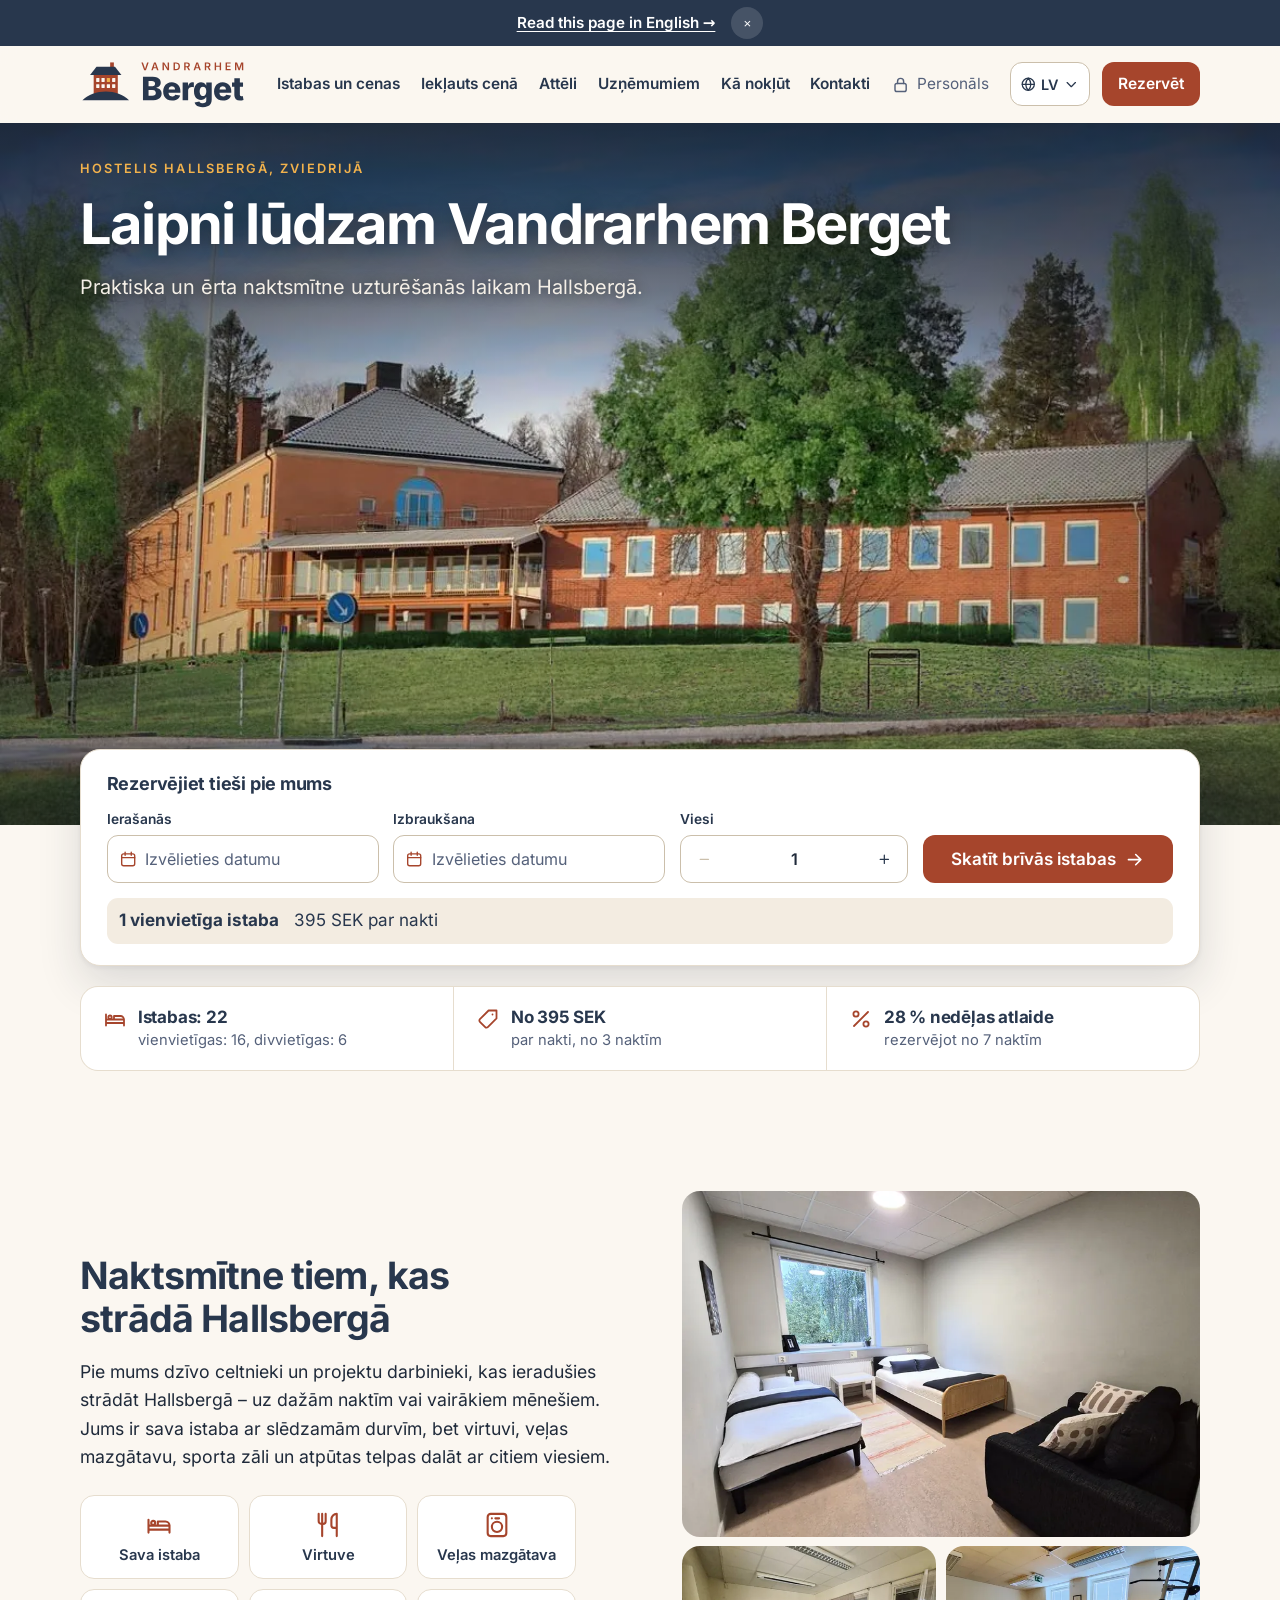
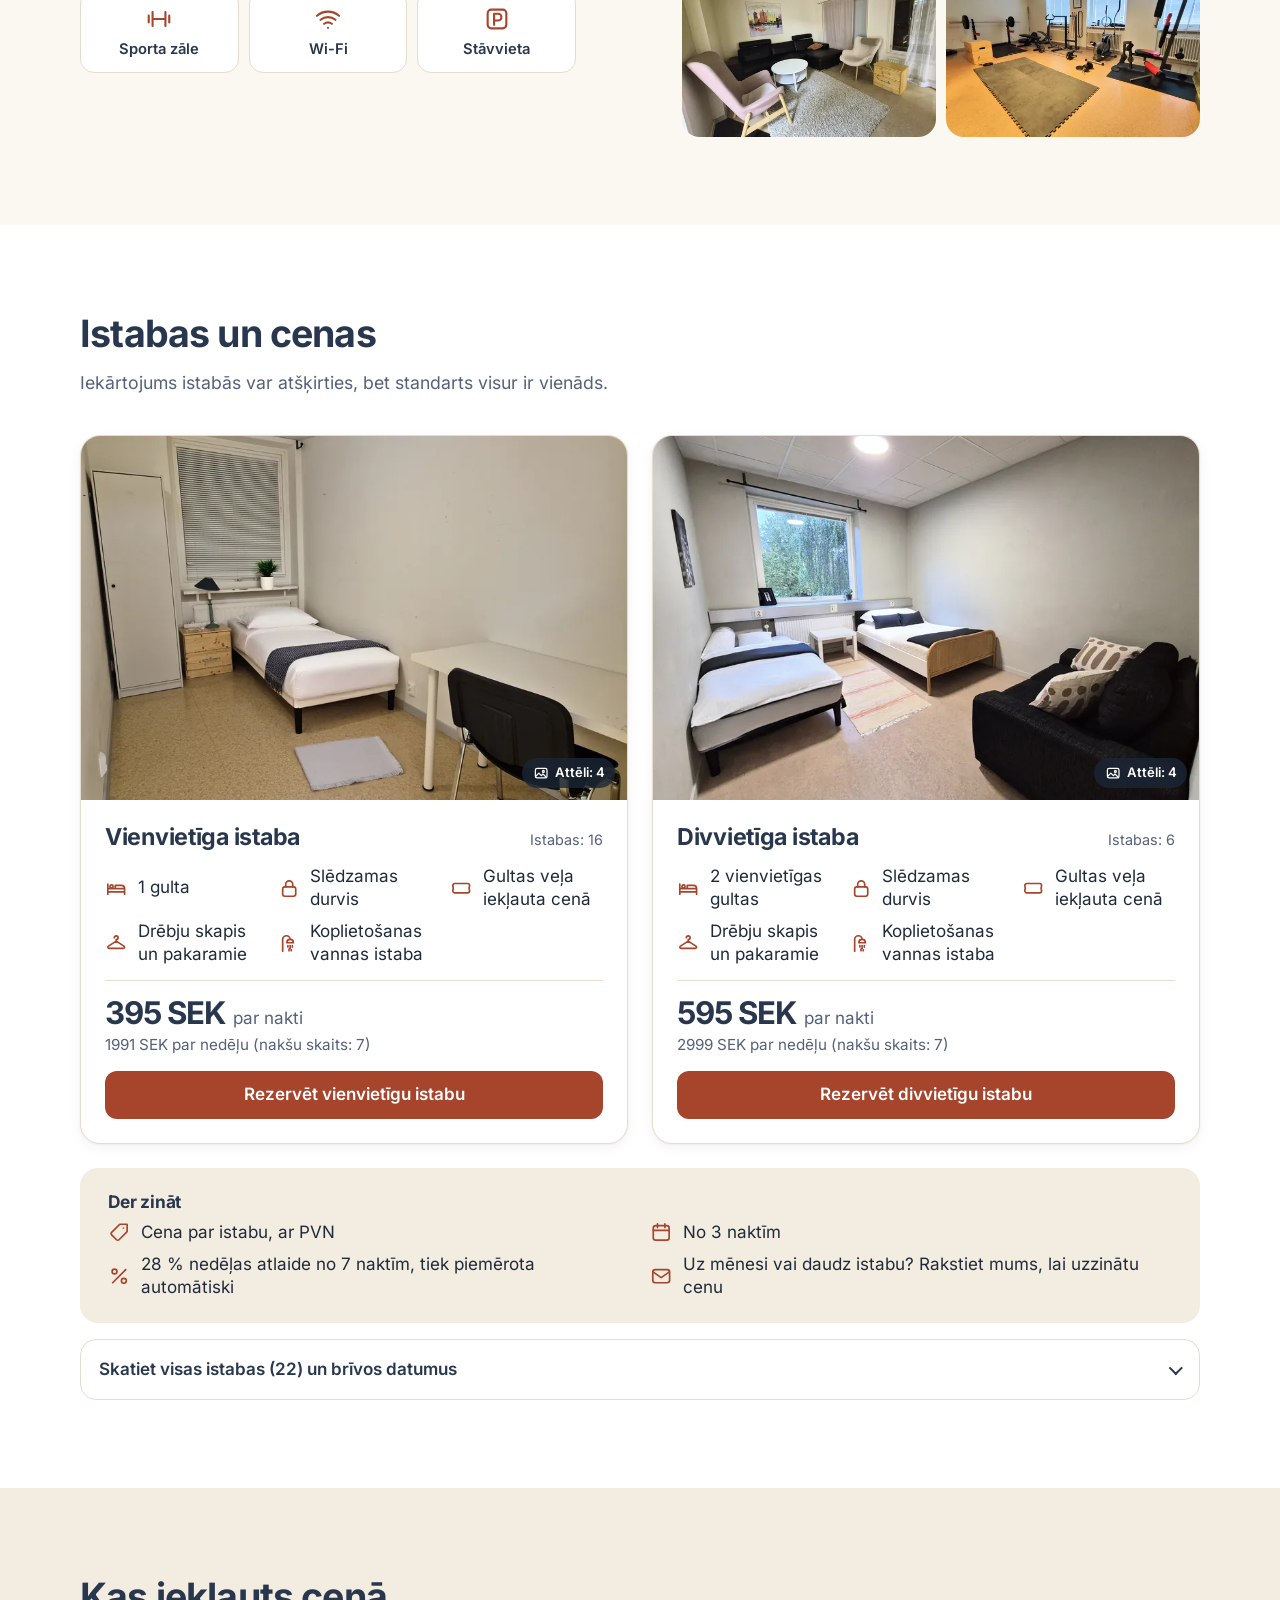
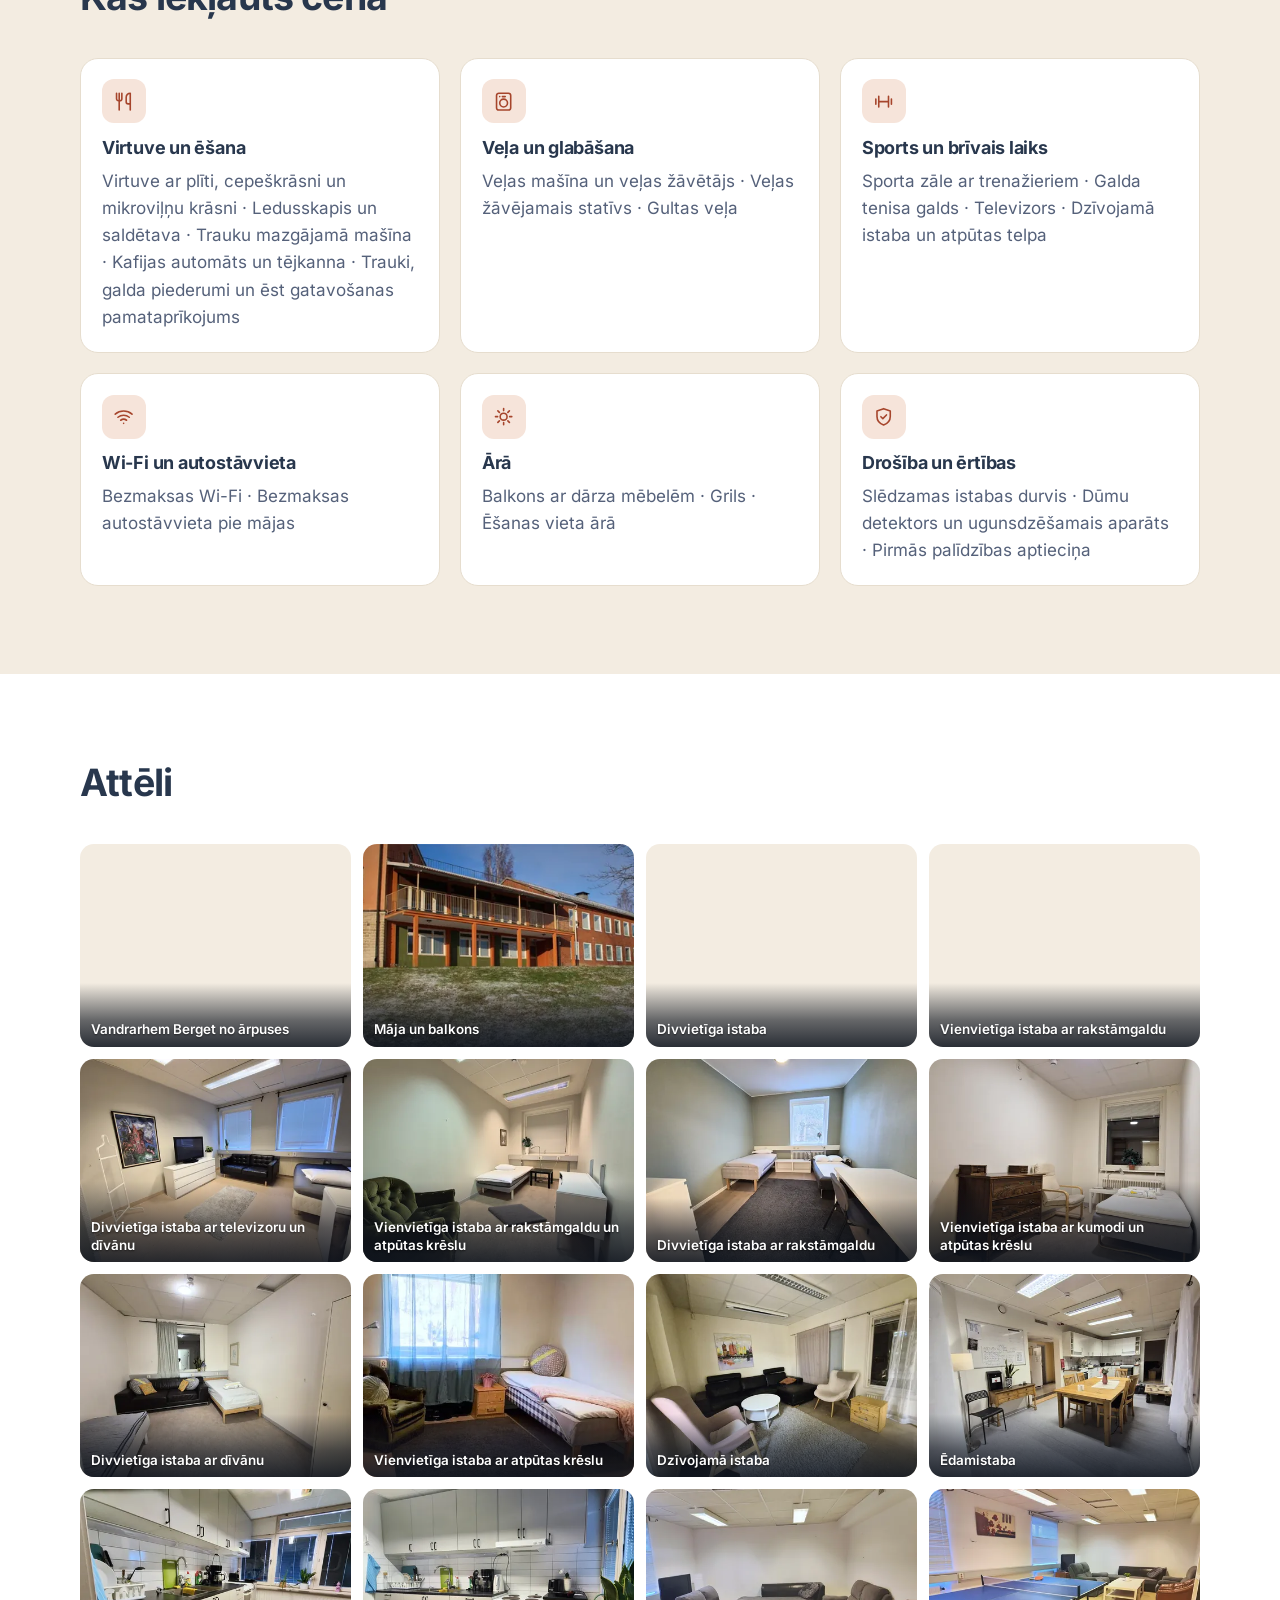
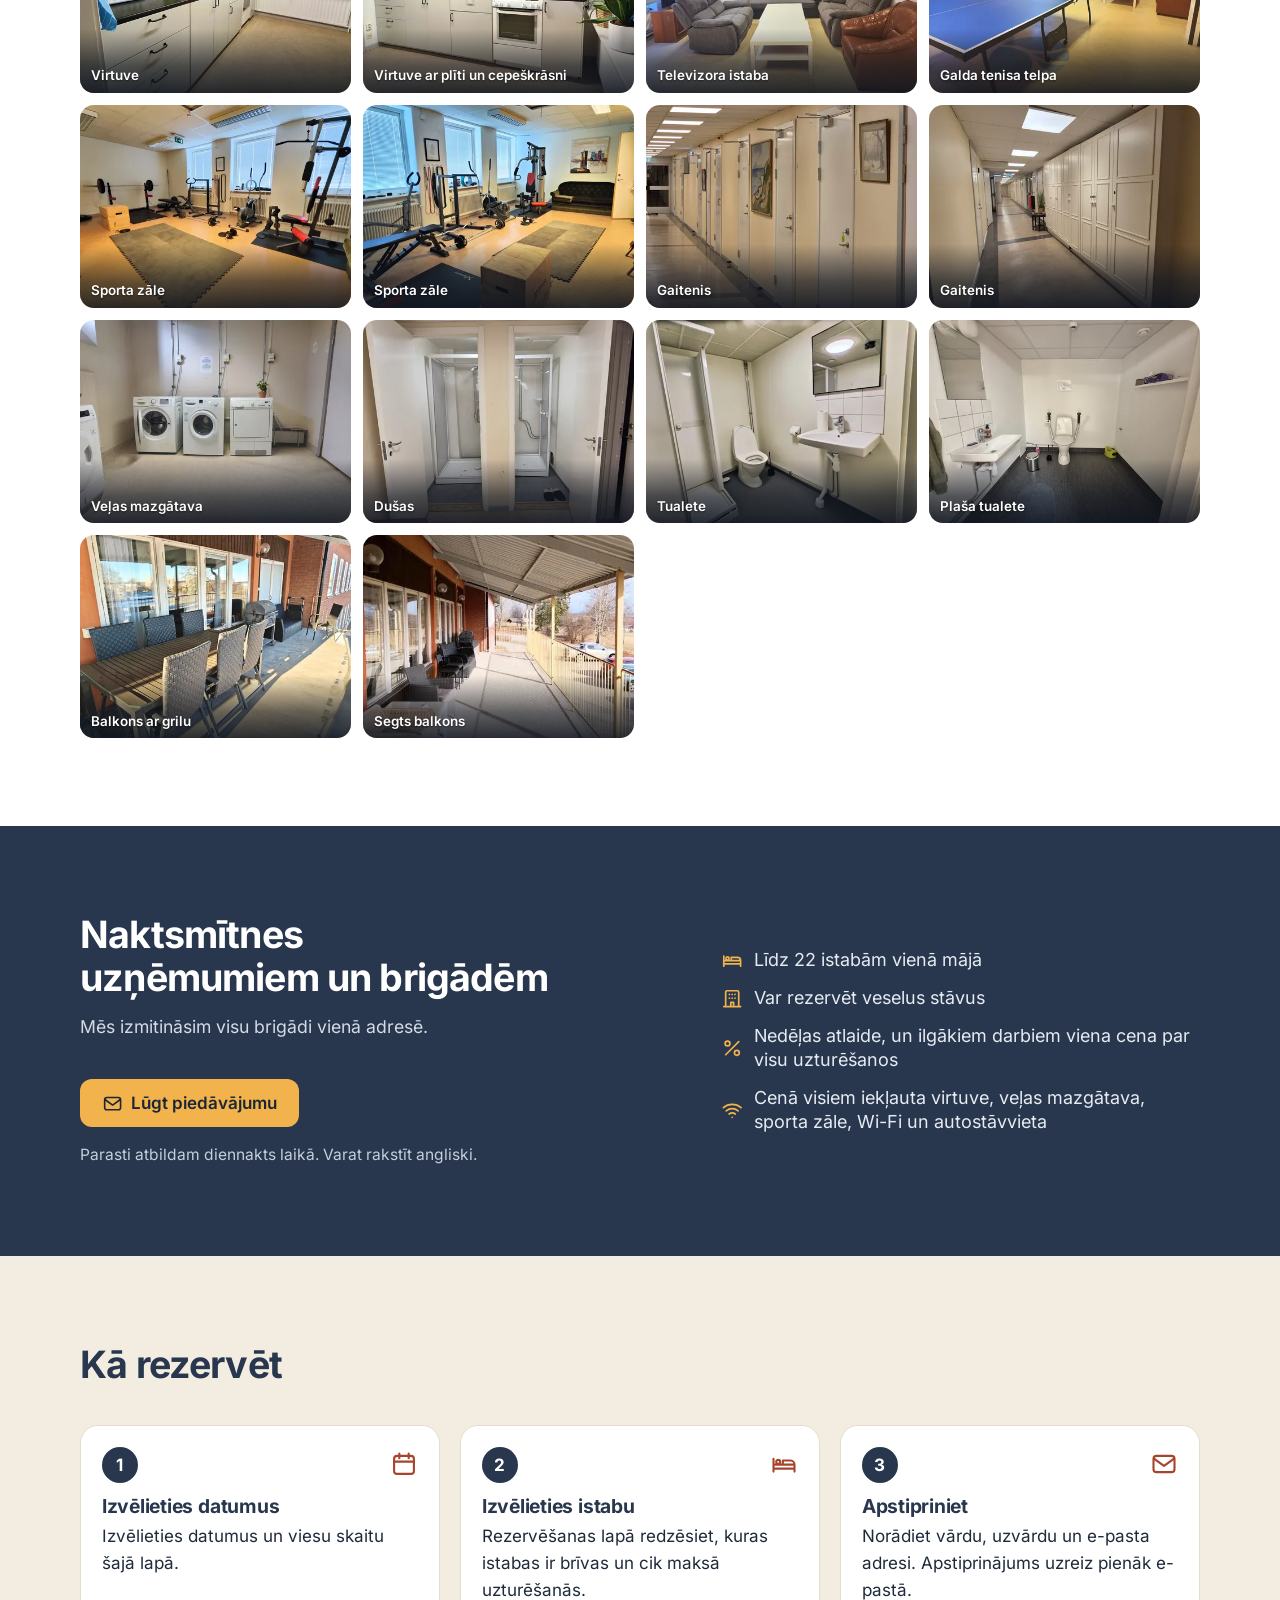
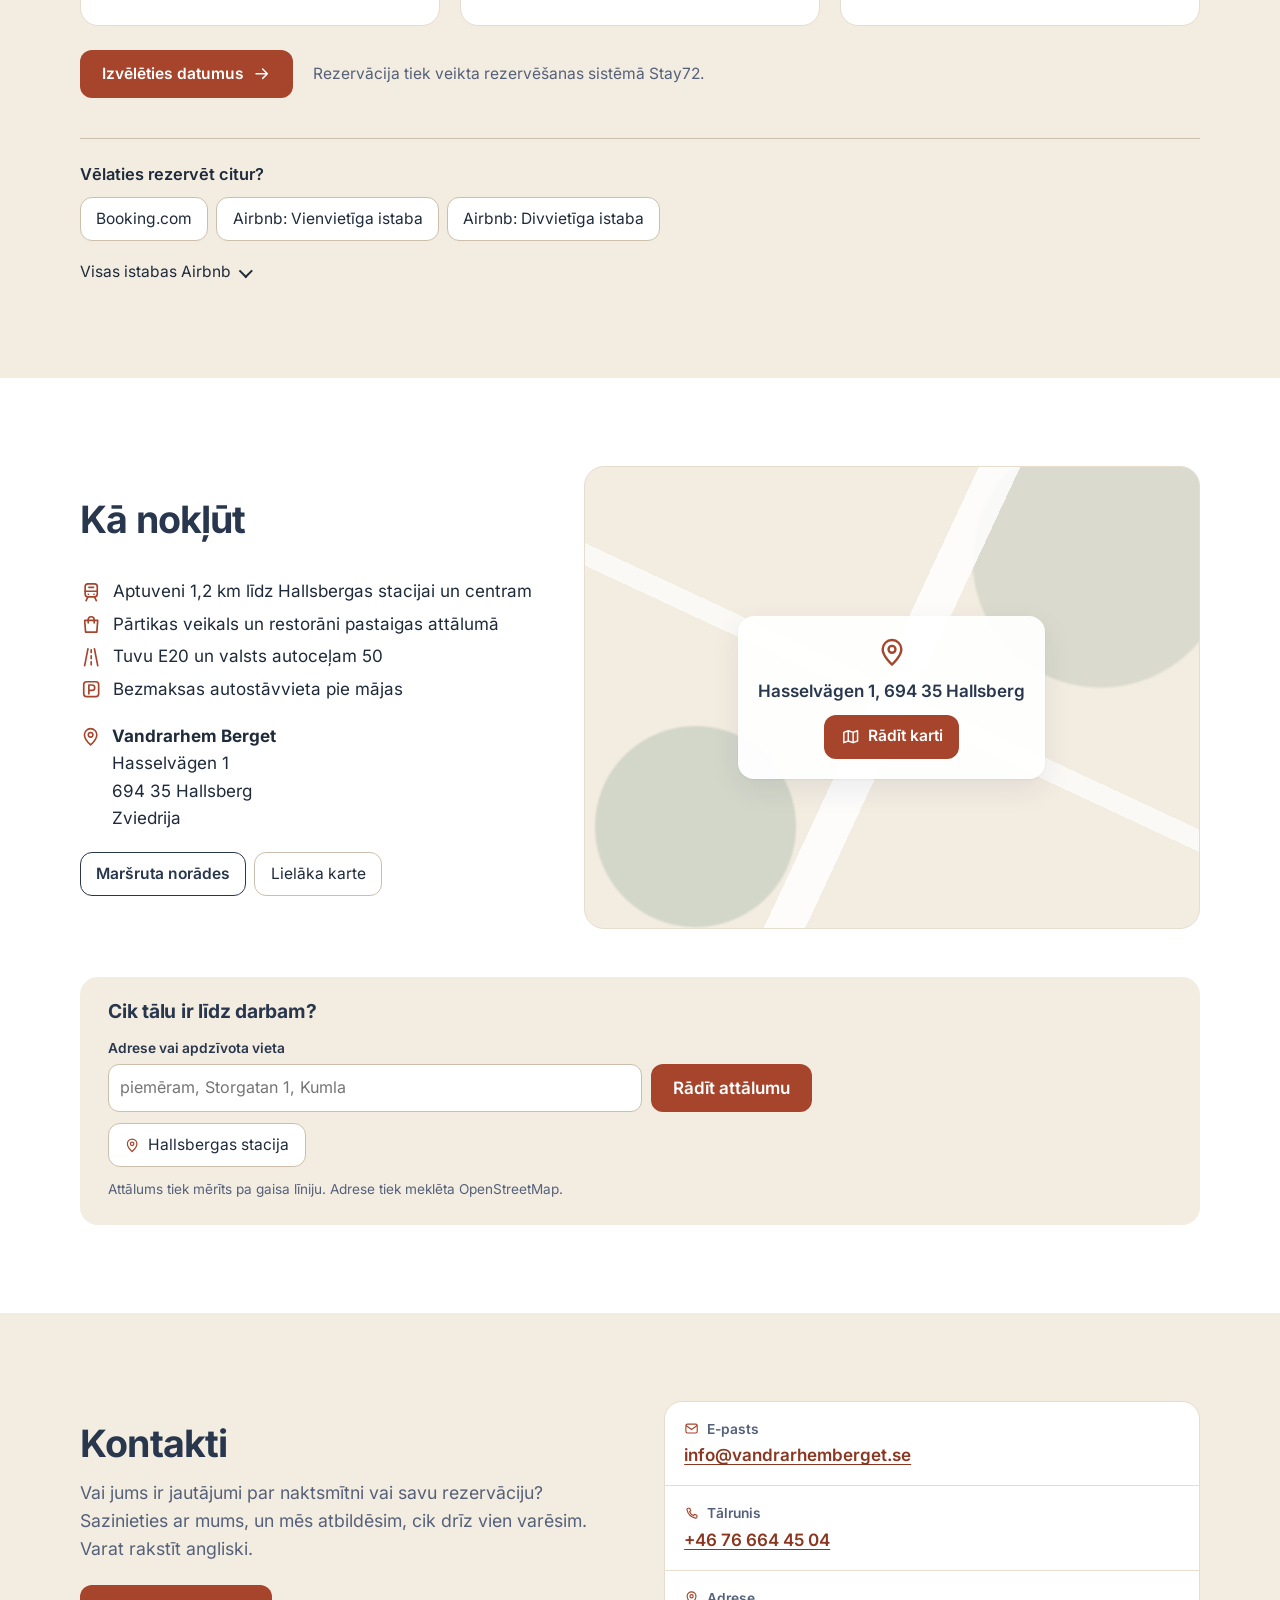
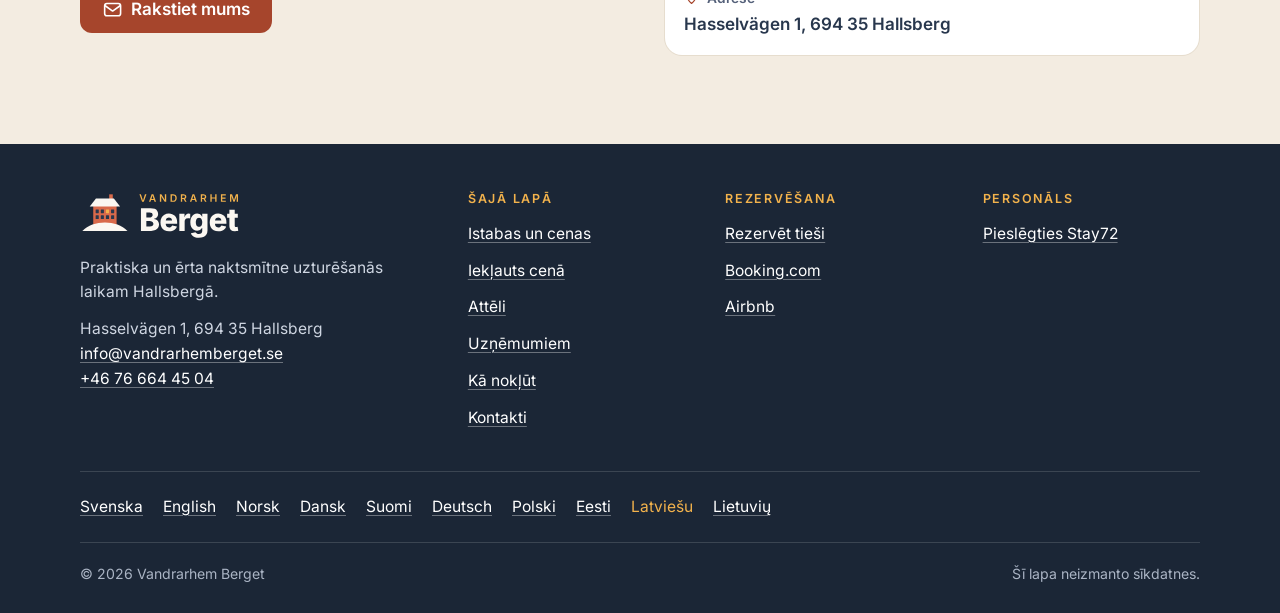
<file: lv/index.html>
<!doctype html>
<html lang="lv">
<head>
<meta charset="utf-8">
<meta name="viewport" content="width=device-width, initial-scale=1">
<title>Vandrarhem Berget – naktsmītnes strādniekiem Hallsbergā, Zviedrijā</title>
<meta name="description" content="Naktsmītnes Hallsbergā, Zviedrijā, uzņēmumiem, celtniekiem un veselām brigādēm. Vienvietīga istaba 395 SEK un divvietīga istaba 595 SEK par nakti. Cenā iekļauta virtuve, veļas mazgātava, sporta zāle, Wi-Fi un autostāvvieta. Rezervējiet tieši.">
<link rel="canonical" href="https://vandrarhemberget.se/lv/">
<link rel="alternate" hreflang="sv" href="https://vandrarhemberget.se/">
<link rel="alternate" hreflang="en" href="https://vandrarhemberget.se/en/">
<link rel="alternate" hreflang="nb" href="https://vandrarhemberget.se/nb/">
<link rel="alternate" hreflang="da" href="https://vandrarhemberget.se/da/">
<link rel="alternate" hreflang="fi" href="https://vandrarhemberget.se/fi/">
<link rel="alternate" hreflang="de" href="https://vandrarhemberget.se/de/">
<link rel="alternate" hreflang="pl" href="https://vandrarhemberget.se/pl/">
<link rel="alternate" hreflang="et" href="https://vandrarhemberget.se/et/">
<link rel="alternate" hreflang="lv" href="https://vandrarhemberget.se/lv/">
<link rel="alternate" hreflang="lt" href="https://vandrarhemberget.se/lt/">
<link rel="alternate" hreflang="x-default" href="https://vandrarhemberget.se/en/">
<meta name="theme-color" content="#FBF7F1">
<meta name="format-detection" content="telephone=no">
<link rel="icon" href="../favicon.ico" sizes="48x48">
<link rel="icon" href="../assets/ikon.svg" type="image/svg+xml">
<link rel="apple-touch-icon" href="../assets/ikon-180.png">
<link rel="manifest" href="../site.webmanifest">
<link rel="preload" href="../assets/typsnitt/inter-latin-400.woff2" as="font" type="font/woff2" crossorigin>
<link rel="preload" href="../assets/typsnitt/inter-latin-700.woff2" as="font" type="font/woff2" crossorigin>
<link rel="stylesheet" href="../assets/stil.4bacdb4d.css">
<meta property="og:type" content="website">
<meta property="og:site_name" content="Vandrarhem Berget">
<meta property="og:title" content="Vandrarhem Berget – naktsmītnes strādniekiem Hallsbergā, Zviedrijā">
<meta property="og:description" content="Naktsmītnes Hallsbergā, Zviedrijā, uzņēmumiem, celtniekiem un veselām brigādēm. Vienvietīga istaba 395 SEK un divvietīga istaba 595 SEK par nakti. Cenā iekļauta virtuve, veļas mazgātava, sporta zāle, Wi-Fi un autostāvvieta. Rezervējiet tieši.">
<meta property="og:locale" content="lv_LV">
<meta property="og:locale:alternate" content="sv_SE">
<meta property="og:locale:alternate" content="en_GB">
<meta property="og:locale:alternate" content="nb_NO">
<meta property="og:locale:alternate" content="da_DK">
<meta property="og:locale:alternate" content="fi_FI">
<meta property="og:locale:alternate" content="de_DE">
<meta property="og:locale:alternate" content="pl_PL">
<meta property="og:locale:alternate" content="et_EE">
<meta property="og:locale:alternate" content="lt_LT">
<meta property="og:url" content="https://vandrarhemberget.se/lv/">
<meta property="og:image" content="https://vandrarhemberget.se/bilder/utsida-huset-1180.jpg?v=1707d518">
<meta property="og:image:width" content="1180">
<meta property="og:image:height" content="651">
<meta property="og:image:alt" content="Vandrarhem Berget no ārpuses">
<meta name="twitter:card" content="summary_large_image">
<script type="application/ld+json">{"@context":"https://schema.org","@type":"Hostel","name":"Vandrarhem Berget","description":"Naktsmītnes Hallsbergā, Zviedrijā, uzņēmumiem, celtniekiem un veselām brigādēm. Vienvietīga istaba 395 SEK un divvietīga istaba 595 SEK par nakti. Cenā iekļauta virtuve, veļas mazgātava, sporta zāle, Wi-Fi un autostāvvieta. Rezervējiet tieši.","inLanguage":"lv","@id":"https://vandrarhemberget.se/#vandrarhem","url":"https://vandrarhemberget.se/lv/","image":["https://vandrarhemberget.se/bilder/utsida-huset-1180.jpg?v=1707d518","https://vandrarhemberget.se/bilder/utsida-huset-1180.jpg?v=1707d518","https://vandrarhemberget.se/bilder/utsida-balkongen-1220.jpg?v=98ddb11a","https://vandrarhemberget.se/bilder/tvabaddsrum-dagsljus-1600.jpg?v=fdbbbce8","https://vandrarhemberget.se/bilder/enkelrum-skrivbord-garderob-1600.jpg?v=13ac3ef3","https://vandrarhemberget.se/bilder/tvabaddsrum-tv-soffa-1600.jpg?v=26abb7e6","https://vandrarhemberget.se/bilder/enkelrum-skrivbord-fatolj-1600.jpg?v=654260d3","https://vandrarhemberget.se/bilder/tvabaddsrum-grona-vaggar-1600.jpg?v=19bbdcdc"],"logo":"https://vandrarhemberget.se/assets/ikon-512.png","address":{"@type":"PostalAddress","streetAddress":"Hasselvägen 1","postalCode":"694 35","addressLocality":"Hallsberg","addressRegion":"Örebro län","addressCountry":"SE"},"geo":{"@type":"GeoCoordinates","latitude":59.0683191,"longitude":15.0914269},"email":"info@vandrarhemberget.se","telephone":"+46 76 664 45 04","priceRange":"395–595 SEK","currenciesAccepted":"SEK","numberOfRooms":22,"audience":{"@type":"BusinessAudience","name":"Naktsmītnes uzņēmumiem un brigādēm"},"amenityFeature":[{"@type":"LocationFeatureSpecification","name":"Virtuve ar plīti, cepeškrāsni un mikroviļņu krāsni","value":true},{"@type":"LocationFeatureSpecification","name":"Ledusskapis un saldētava","value":true},{"@type":"LocationFeatureSpecification","name":"Trauku mazgājamā mašīna","value":true},{"@type":"LocationFeatureSpecification","name":"Kafijas automāts un tējkanna","value":true},{"@type":"LocationFeatureSpecification","name":"Trauki, galda piederumi un ēst gatavošanas pamataprīkojums","value":true},{"@type":"LocationFeatureSpecification","name":"Veļas mašīna un veļas žāvētājs","value":true},{"@type":"LocationFeatureSpecification","name":"Veļas žāvējamais statīvs","value":true},{"@type":"LocationFeatureSpecification","name":"Gultas veļa","value":true},{"@type":"LocationFeatureSpecification","name":"Sporta zāle ar trenažieriem","value":true},{"@type":"LocationFeatureSpecification","name":"Galda tenisa galds","value":true},{"@type":"LocationFeatureSpecification","name":"Televizors","value":true},{"@type":"LocationFeatureSpecification","name":"Dzīvojamā istaba un atpūtas telpa","value":true},{"@type":"LocationFeatureSpecification","name":"Bezmaksas Wi-Fi","value":true},{"@type":"LocationFeatureSpecification","name":"Bezmaksas autostāvvieta pie mājas","value":true},{"@type":"LocationFeatureSpecification","name":"Balkons ar dārza mēbelēm","value":true},{"@type":"LocationFeatureSpecification","name":"Grils","value":true},{"@type":"LocationFeatureSpecification","name":"Ēšanas vieta ārā","value":true},{"@type":"LocationFeatureSpecification","name":"Slēdzamas istabas durvis","value":true},{"@type":"LocationFeatureSpecification","name":"Dūmu detektors un ugunsdzēšamais aparāts","value":true},{"@type":"LocationFeatureSpecification","name":"Pirmās palīdzības aptieciņa","value":true}],"containsPlace":[{"@type":"HotelRoom","name":"Vienvietīga istaba","description":"1 gulta, Slēdzamas durvis, Gultas veļa iekļauta cenā, Drēbju skapis un pakaramie, Koplietošanas vannas istaba","occupancy":{"@type":"QuantitativeValue","maxValue":1,"unitCode":"C62"},"bed":{"@type":"BedDetails","typeOfBed":"Single","numberOfBeds":1}},{"@type":"HotelRoom","name":"Divvietīga istaba","description":"2 vienvietīgas gultas, Slēdzamas durvis, Gultas veļa iekļauta cenā, Drēbju skapis un pakaramie, Koplietošanas vannas istaba","occupancy":{"@type":"QuantitativeValue","maxValue":2,"unitCode":"C62"},"bed":{"@type":"BedDetails","typeOfBed":"Single","numberOfBeds":2}}],"makesOffer":[{"@type":"Offer","name":"Vienvietīga istaba","url":"https://app.stay72.com/book/centralunity-holding-ab-1","availability":"https://schema.org/InStock","priceSpecification":{"@type":"UnitPriceSpecification","price":395,"priceCurrency":"SEK","unitCode":"DAY","valueAddedTaxIncluded":true},"eligibleDuration":{"@type":"QuantitativeValue","minValue":3,"unitCode":"DAY"}},{"@type":"Offer","name":"Divvietīga istaba","url":"https://app.stay72.com/book/centralunity-holding-ab-1","availability":"https://schema.org/InStock","priceSpecification":{"@type":"UnitPriceSpecification","price":595,"priceCurrency":"SEK","unitCode":"DAY","valueAddedTaxIncluded":true},"eligibleDuration":{"@type":"QuantitativeValue","minValue":3,"unitCode":"DAY"}}],"potentialAction":{"@type":"ReserveAction","target":{"@type":"EntryPoint","urlTemplate":"https://app.stay72.com/book/centralunity-holding-ab-1","inLanguage":"sv"},"result":{"@type":"LodgingReservation","name":"Vandrarhem Berget"}},"sameAs":["https://www.booking.com/hotel/se/vandrarhem-berget.sv.html?lang=sv"]}</script>
<script type="application/json" id="sidinfo">{"sprak":"lv","talformat":"lv-LV","minNatter":3,"rabatt":28,"rabattFran":7,"rum":{"enkel":{"antal":16,"pris":395},"dubbel":{"antal":6,"pris":595}},"stay72":"https://app.stay72.com/book/centralunity-holding-ab-1","stay72Skript":"https://app.stay72.com/embed/stay72-booking.js","adress":"Hasselvägen 1, 694 35 Hallsberg","plats":{"lat":59.0683191,"lon":15.0914269},"station":{"lat":59.0671196,"lon":15.1107975},"andraSprak":[{"kod":"sv","text":"Läs sidan på svenska","lank":"../"},{"kod":"en","text":"Read this page in English","lank":"../en/"},{"kod":"nb","text":"Les siden på norsk","lank":"../nb/"},{"kod":"da","text":"Læs siden på dansk","lank":"../da/"},{"kod":"fi","text":"Lue tämä sivu suomeksi","lank":"../fi/"},{"kod":"de","text":"Diese Seite auf Deutsch lesen","lank":"../de/"},{"kod":"pl","text":"Czytaj tę stronę po polsku","lank":"../pl/"},{"kod":"et","text":"Loe seda lehte eesti keeles","lank":"../et/"},{"kod":"lt","text":"Skaityti šį puslapį lietuviškai","lank":"../lt/"}],"t":{"valjIn":"Izvēlieties ierašanās datumu","valjUt":"Izvēlieties izbraukšanas datumu","minst":"No 3 naktīm","natter":"zero:{n} nakšu|one:{n} nakts|other:{n} naktis","antalEnkel":"zero:{n} vienvietīgu istabu|one:{n} vienvietīga istaba|other:{n} vienvietīgas istabas","antalDubbel":"zero:{n} divvietīgu istabu|one:{n} divvietīga istaba|other:{n} divvietīgas istabas","perNatt":"{pris} SEK par nakti","vistelse":"{natter}: {pris} SEK","vistelseRabatt":"{natter}: {pris} SEK ar nedēļas atlaidi","felDatum":"Izvēlieties gan ierašanās, gan izbraukšanas datumu.","felMinst":"Minimālais nakšu skaits: 3. Izvēlieties vēlāku izbraukšanas datumu.","raknare":"{nr}. attēls no {antal}","allaTitel":"Visas istabas un brīvie datumi","stang":"Aizvērt","avstand":{"rubrik":"Cik tālu ir līdz darbam?","etikett":"Adrese vai apdzīvota vieta","exempel":"piemēram, Storgatan 1, Kumla","knapp":"Rādīt attālumu","station":"Hallsbergas stacija","soker":"Meklē …","resultat":"Aptuveni {avstand} pa gaisa līniju līdz: {plats}.","meter":"{n} m","km":"{n} km","vag":"Rādīt maršrutu un ceļā pavadīto laiku","felHittas":"Mēs neatradām šo adresi. Mēģiniet pievienot apdzīvoto vietu, piemēram, „Storgatan 1, Kumla”.","felTeknik":"Adresi pašlaik neizdevās atrast. Maršrutu tomēr var atvērt.","not":"Attālums tiek mērīts pa gaisa līniju. Adrese tiek meklēta OpenStreetMap."}}}</script>
<script src="../assets/app.d2f055d1.js" defer></script>
</head>
<body>
<a class="hoppa" href="#innehall">Pāriet uz saturu</a>
<div class="sprakrad" data-sprakrad hidden></div>
<header class="topp" data-topp>
  <div class="ram topp__rad">
    <a class="logga" href="#topp" aria-label="Vandrarhem Berget, uz lapas sākumu"><svg class="logga__bild" aria-hidden="true" focusable="false" xmlns="http://www.w3.org/2000/svg" viewBox="0 0 206.95 61.65"><g transform="translate(0 -7)"><rect x="17" y="24" width="30" height="26" fill="#A6452C"/><rect x="37.5" y="10" width="4.6" height="7" fill="#A6452C"/><path d="M12.5 25.5 20.5 15.5h23l8 10z" fill="#28374D"/><rect x="20.1" y="29.4" width="4" height="4.8" rx=".5" fill="#FBF7F1"/><rect x="26.7" y="29.4" width="4" height="4.8" rx=".5" fill="#FBF7F1"/><rect x="33.3" y="29.4" width="4" height="4.8" rx=".5" fill="#F2B24C"/><rect x="39.9" y="29.4" width="4" height="4.8" rx=".5" fill="#FBF7F1"/><rect x="20.1" y="37" width="4" height="4.8" rx=".5" fill="#FBF7F1"/><rect x="26.7" y="37" width="4" height="4.8" rx=".5" fill="#FBF7F1"/><rect x="33.3" y="37" width="4" height="4.8" rx=".5" fill="#FBF7F1"/><rect x="39.9" y="37" width="4" height="4.8" rx=".5" fill="#FBF7F1"/><path d="M3 57C17 42.5 47 42.5 61 57z" fill="#28374D"/><path d="M79.77 19.67 76.32 10H78.22L79.94 15.02Q80.18 15.78 80.46 16.76Q80.73 17.74 81.06 18.98H80.7Q81.02 17.72 81.29 16.75Q81.56 15.78 81.79 15.02L83.45 10H85.35L81.96 19.67ZM88.63 19.67 92 10H94.2L97.65 19.67H95.75L94.03 14.65Q93.78 13.87 93.51 12.89Q93.23 11.9 92.9 10.65H93.27Q92.94 11.92 92.68 12.91Q92.42 13.89 92.18 14.65L90.52 19.67ZM90.59 17.27V15.88H95.68V17.27ZM102.58 19.67V10H104.54L107.88 15.33Q108.09 15.66 108.32 16.08Q108.55 16.5 108.81 17.01Q109.06 17.53 109.3 18.16H109.11Q109.06 17.61 109.03 17.04Q108.99 16.46 108.98 15.95Q108.96 15.43 108.96 15.07V10H110.72V19.67H108.75L105.74 14.87Q105.45 14.41 105.2 13.97Q104.95 13.52 104.65 12.95Q104.36 12.39 103.95 11.59H104.19Q104.23 12.3 104.27 12.93Q104.3 13.56 104.32 14.06Q104.34 14.56 104.34 14.87V19.67ZM119.57 19.67H117.13V18.17H119.49Q120.5 18.17 121.18 17.8Q121.86 17.42 122.2 16.68Q122.54 15.94 122.54 14.82Q122.54 13.72 122.2 12.98Q121.86 12.24 121.19 11.87Q120.53 11.5 119.53 11.5H117.08V10H119.64Q121.08 10 122.11 10.58Q123.14 11.16 123.69 12.24Q124.25 13.32 124.25 14.82Q124.25 16.33 123.69 17.42Q123.14 18.51 122.09 19.09Q121.04 19.67 119.57 19.67ZM118.04 10V19.67H116.3V10ZM129.53 19.67V10H133.15Q134.26 10 135.01 10.39Q135.77 10.78 136.16 11.48Q136.55 12.18 136.55 13.1Q136.55 14.02 136.16 14.7Q135.77 15.38 135 15.75Q134.24 16.12 133.12 16.12H130.54V14.69H132.89Q133.55 14.69 133.96 14.5Q134.38 14.32 134.58 13.96Q134.78 13.6 134.78 13.1Q134.78 12.58 134.58 12.21Q134.38 11.84 133.96 11.65Q133.54 11.46 132.88 11.46H131.27V19.67ZM134.97 19.67 132.62 15.28H134.52L136.91 19.67ZM141.19 19.67 144.56 10H146.76L150.21 19.67H148.31L146.59 14.65Q146.34 13.87 146.07 12.89Q145.79 11.9 145.46 10.65H145.83Q145.5 11.92 145.24 12.91Q144.98 13.89 144.74 14.65L143.08 19.67ZM143.16 17.27V15.88H148.25V17.27ZM155.14 19.67V10H158.75Q159.86 10 160.62 10.39Q161.38 10.78 161.77 11.48Q162.16 12.18 162.16 13.1Q162.16 14.02 161.77 14.7Q161.37 15.38 160.61 15.75Q159.84 16.12 158.73 16.12H156.15V14.69H158.5Q159.16 14.69 159.57 14.5Q159.99 14.32 160.19 13.96Q160.39 13.6 160.39 13.1Q160.39 12.58 160.19 12.21Q159.99 11.84 159.57 11.65Q159.15 11.46 158.49 11.46H156.87V19.67ZM160.58 19.67 158.23 15.28H160.12L162.52 19.67ZM167.44 19.67V10H169.18V14H173.67V10H175.4V19.67H173.67V15.46H169.18V19.67ZM180.99 19.67V10H187.27V11.46H182.72V14.07H186.93V15.51H182.72V18.21H187.29V19.67ZM192.67 19.67V10H195.28L197.11 14.99Q197.21 15.27 197.33 15.71Q197.45 16.14 197.57 16.65Q197.7 17.16 197.81 17.64Q197.93 18.12 198.01 18.49H197.66Q197.73 18.13 197.85 17.65Q197.96 17.18 198.09 16.67Q198.21 16.16 198.33 15.72Q198.45 15.28 198.54 14.99L200.36 10H202.97V19.67H201.25V14.79Q201.25 14.48 201.26 14.04Q201.26 13.6 201.27 13.09Q201.29 12.58 201.3 12.07Q201.31 11.55 201.31 11.09H201.44Q201.31 11.6 201.15 12.13Q201 12.67 200.85 13.17Q200.7 13.67 200.57 14.1Q200.44 14.52 200.34 14.79L198.56 19.67H197.09L195.28 14.79Q195.18 14.52 195.05 14.11Q194.91 13.69 194.76 13.19Q194.61 12.69 194.46 12.15Q194.3 11.61 194.15 11.09H194.3Q194.3 11.52 194.32 12.03Q194.33 12.54 194.34 13.05Q194.35 13.56 194.36 14.01Q194.37 14.47 194.37 14.79V19.67Z" fill="#A6452C"/><path d="M78.28 57V27.72H90.43Q93.69 27.72 95.91 28.66Q98.13 29.6 99.24 31.26Q100.35 32.92 100.35 35.15Q100.35 36.82 99.65 38.12Q98.96 39.43 97.73 40.28Q96.5 41.14 94.91 41.47V41.79Q96.66 41.85 98.16 42.72Q99.66 43.6 100.58 45.15Q101.49 46.7 101.49 48.82Q101.49 51.18 100.3 53.03Q99.11 54.88 96.85 55.94Q94.59 57 91.33 57ZM85.22 51.4H89.7Q92.04 51.4 93.15 50.5Q94.26 49.61 94.26 48.04Q94.26 46.9 93.73 46.05Q93.2 45.21 92.2 44.75Q91.21 44.28 89.84 44.28H85.22ZM85.22 39.78H89.25Q90.41 39.78 91.32 39.39Q92.23 39 92.75 38.26Q93.28 37.52 93.28 36.46Q93.28 34.99 92.21 34.12Q91.15 33.26 89.36 33.26H85.22ZM114.44 57.41Q111 57.41 108.51 56.05Q106.01 54.68 104.68 52.15Q103.36 49.61 103.36 46.09Q103.36 42.71 104.68 40.16Q106.01 37.6 108.45 36.18Q110.89 34.75 114.19 34.75Q116.51 34.75 118.44 35.48Q120.38 36.21 121.8 37.63Q123.23 39.06 124 41.14Q124.78 43.22 124.78 45.95V47.68H105.8V43.69H121.52L118.31 44.64Q118.31 43.11 117.85 42Q117.39 40.9 116.49 40.31Q115.58 39.72 114.25 39.72Q112.91 39.72 111.99 40.32Q111.06 40.92 110.58 41.99Q110.1 43.07 110.1 44.5V47.37Q110.1 49.06 110.66 50.19Q111.22 51.32 112.22 51.88Q113.22 52.44 114.56 52.44Q115.48 52.44 116.24 52.18Q117 51.93 117.54 51.42Q118.08 50.91 118.35 50.18L124.47 51.18Q123.92 53.07 122.57 54.47Q121.22 55.88 119.17 56.65Q117.12 57.41 114.44 57.41ZM127.57 57V35.03H134.23V39.04H134.47Q135.06 36.86 136.43 35.8Q137.79 34.75 139.6 34.75Q140.07 34.75 140.59 34.81Q141.11 34.87 141.55 34.99V40.96Q141.05 40.79 140.26 40.7Q139.46 40.61 138.83 40.61Q137.58 40.61 136.57 41.17Q135.57 41.73 135 42.71Q134.43 43.69 134.43 45.01V57ZM152.67 65.69Q149.8 65.69 147.66 64.96Q145.52 64.23 144.19 62.94Q142.86 61.64 142.47 59.93L148.42 58.71Q148.62 59.3 149.15 59.8Q149.68 60.3 150.55 60.61Q151.41 60.91 152.63 60.91Q154.73 60.91 155.86 59.97Q156.99 59.02 156.99 57.06V53.17H156.46Q156.07 54.15 155.29 54.96Q154.52 55.76 153.33 56.23Q152.14 56.71 150.51 56.71Q148.09 56.71 146.1 55.58Q144.1 54.45 142.9 52.08Q141.7 49.71 141.7 46.01Q141.7 42.16 142.94 39.67Q144.18 37.17 146.17 35.96Q148.17 34.75 150.49 34.75Q152.24 34.75 153.49 35.34Q154.73 35.93 155.55 36.87Q156.36 37.8 156.78 38.8H156.97V35.03H163.75V56.51Q163.75 59.54 162.35 61.58Q160.94 63.62 158.45 64.65Q155.95 65.69 152.67 65.69ZM152.85 51.67Q154.16 51.67 155.09 51.01Q156.01 50.34 156.5 49.05Q156.99 47.76 156.99 45.99Q156.99 44.19 156.5 42.87Q156.01 41.55 155.1 40.84Q154.18 40.12 152.85 40.12Q151.53 40.12 150.62 40.85Q149.7 41.59 149.23 42.91Q148.76 44.23 148.76 45.99Q148.76 47.76 149.23 49.04Q149.7 50.32 150.62 51Q151.53 51.67 152.85 51.67ZM177.71 57.41Q174.27 57.41 171.77 56.05Q169.28 54.68 167.95 52.15Q166.62 49.61 166.62 46.09Q166.62 42.71 167.95 40.16Q169.28 37.6 171.71 36.18Q174.15 34.75 177.45 34.75Q179.77 34.75 181.71 35.48Q183.64 36.21 185.07 37.63Q186.49 39.06 187.27 41.14Q188.05 43.22 188.05 45.95V47.68H169.06V43.69H184.78L181.58 44.64Q181.58 43.11 181.12 42Q180.66 40.9 179.75 40.31Q178.85 39.72 177.51 39.72Q176.18 39.72 175.25 40.32Q174.33 40.92 173.85 41.99Q173.37 43.07 173.37 44.5V47.37Q173.37 49.06 173.93 50.19Q174.49 51.32 175.49 51.88Q176.49 52.44 177.83 52.44Q178.75 52.44 179.51 52.18Q180.26 51.93 180.8 51.42Q181.34 50.91 181.62 50.18L187.73 51.18Q187.18 53.07 185.84 54.47Q184.49 55.88 182.44 56.65Q180.38 57.41 177.71 57.41ZM202.69 35.03V40.12H188.97V35.03ZM191.88 29.8H198.74V50.28Q198.74 51.14 199.15 51.57Q199.56 51.99 200.49 51.99Q200.84 51.99 201.48 51.91Q202.12 51.83 202.39 51.75L203.28 56.74Q202.12 57.08 201.04 57.2Q199.96 57.31 198.99 57.31Q195.5 57.31 193.69 55.67Q191.88 54.03 191.88 50.89Z" fill="#28374D"/></g></svg></a>
    <details class="sprakval" data-sprakval>
      <summary aria-label="Valoda: Latviešu"><svg class="ikon" viewBox="0 0 24 24" width="24" height="24" fill="none" stroke="currentColor" stroke-width="1.8" stroke-linecap="round" stroke-linejoin="round" aria-hidden="true" focusable="false"><circle cx="12" cy="12" r="8.8"/><path d="M3.2 12h17.6M12 3.2c2.4 2.5 3.7 5.4 3.7 8.8s-1.3 6.3-3.7 8.8c-2.4-2.5-3.7-5.4-3.7-8.8s1.3-6.3 3.7-8.8Z"/></svg><span>LV</span><svg class="ikon sprakval__pil" viewBox="0 0 24 24" width="24" height="24" fill="none" stroke="currentColor" stroke-width="1.8" stroke-linecap="round" stroke-linejoin="round" aria-hidden="true" focusable="false"><path d="m6 9.5 6 6 6-6"/></svg></summary>
      <ul>
        <li><a href="../" lang="sv" hreflang="sv">Svenska</a></li>
        <li><a href="../en/" lang="en" hreflang="en">English</a></li>
        <li><a href="../nb/" lang="nb" hreflang="nb">Norsk</a></li>
        <li><a href="../da/" lang="da" hreflang="da">Dansk</a></li>
        <li><a href="../fi/" lang="fi" hreflang="fi">Suomi</a></li>
        <li><a href="../de/" lang="de" hreflang="de">Deutsch</a></li>
        <li><a href="../pl/" lang="pl" hreflang="pl">Polski</a></li>
        <li><a href="../et/" lang="et" hreflang="et">Eesti</a></li>
        <li><a href="../lv/" lang="lv" aria-current="true">Latviešu</a></li>
        <li><a href="../lt/" lang="lt" hreflang="lt">Lietuvių</a></li>
      </ul>
    </details>
    <a class="knapp knapp--primar knapp--liten topp__boka" href="#boka">Rezervēt</a>
    <button class="menyknapp" type="button" aria-expanded="false" aria-controls="meny" data-menyknapp>
      <span class="dold">Izvēlne</span><svg class="ikon menyknapp__oppna" viewBox="0 0 24 24" width="24" height="24" fill="none" stroke="currentColor" stroke-width="1.8" stroke-linecap="round" stroke-linejoin="round" aria-hidden="true" focusable="false"><path d="M4 7h16M4 12h16M4 17h16"/></svg><svg class="ikon menyknapp__stang" viewBox="0 0 24 24" width="24" height="24" fill="none" stroke="currentColor" stroke-width="1.8" stroke-linecap="round" stroke-linejoin="round" aria-hidden="true" focusable="false"><path d="m6 6 12 12M18 6 6 18"/></svg>
    </button>
    <nav class="meny" id="meny" aria-label="Izvēlne" data-meny>
      <ul>
        <li><a href="#rum">Istabas un cenas</a></li>
        <li><a href="#ingar">Iekļauts cenā</a></li>
        <li><a href="#bilder">Attēli</a></li>
        <li><a href="#foretag">Uzņēmumiem</a></li>
        <li><a href="#hitta-hit">Kā nokļūt</a></li>
        <li><a href="#kontakt">Kontakti</a></li>
        <li><a class="meny__personal" href="https://app.stay72.com/login" rel="nofollow" title="Personāla pieslēgšanās, Stay72"><svg class="ikon" viewBox="0 0 24 24" width="24" height="24" fill="none" stroke="currentColor" stroke-width="1.8" stroke-linecap="round" stroke-linejoin="round" aria-hidden="true" focusable="false"><rect x="5" y="10.6" width="14" height="10" rx="2.3"/><path d="M8.2 10.6V8a3.8 3.8 0 0 1 7.6 0v2.6"/></svg>Personāls</a></li>
      </ul>
    </nav>
  </div>
</header>
<main id="innehall">
<section class="start start--foto" id="topp" style="--fokus-smal: 70% 42%; --fokus-bred: 50% 40%">
  <div class="start__fond"><picture><source type="image/webp" srcset="../bilder/utsida-huset-480.webp?v=1707d518 480w, ../bilder/utsida-huset-800.webp?v=1707d518 800w, ../bilder/utsida-huset-1180.webp?v=1707d518 1180w" sizes="100vw"><img src="../bilder/utsida-huset-800.jpg?v=1707d518" alt="Vandrarhem Berget no ārpuses" width="1180" height="651" fetchpriority="high" decoding="async"></picture></div>
  <div class="ram start__inre">
    <p class="overrubrik">Hostelis Hallsbergā, Zviedrijā</p>
    <h1>Laipni lūdzam Vandrarhem Berget</h1>
    <p class="ingress">Praktiska un ērta naktsmītne uzturēšanās laikam Hallsbergā.</p>
  </div>
</section>

<div class="ram bokningsrad">
  <form class="bokning" id="boka" action="https://app.stay72.com/book/centralunity-holding-ab-1" method="get" data-bokning>
    <h2 class="bokning__rubrik">Rezervējiet tieši pie mums</h2>
    <div class="bokning__rutnat">
      <div class="bokning__datum" data-datum>
        <div class="falt" data-datum-reserv>
          <label for="incheckning">Ierašanās</label>
          <input type="date" id="incheckning" name="check_in_date" required>
        </div>
        <div class="falt" data-datum-reserv>
          <label for="utcheckning">Izbraukšana</label>
          <input type="date" id="utcheckning" name="check_out_date" required>
        </div>
        <div class="datumval" data-datumval hidden>
          <div class="falt">
            <span class="falt__etikett" id="datum-in-etikett">Ierašanās</span>
            <button class="datumknapp ar-tom" type="button" data-datum-knapp="start" aria-labelledby="datum-in-etikett datum-in-varde" aria-haspopup="dialog" aria-expanded="false" aria-controls="kalender"><svg class="ikon" viewBox="0 0 24 24" width="24" height="24" fill="none" stroke="currentColor" stroke-width="1.8" stroke-linecap="round" stroke-linejoin="round" aria-hidden="true" focusable="false"><rect x="3.5" y="5" width="17" height="15.5" rx="2.6"/><path d="M3.5 10h17M8 3v4M16 3v4"/></svg><span id="datum-in-varde" data-datum-varde>Izvēlieties datumu</span></button>
          </div>
          <div class="falt">
            <span class="falt__etikett" id="datum-ut-etikett">Izbraukšana</span>
            <button class="datumknapp ar-tom" type="button" data-datum-knapp="slut" aria-labelledby="datum-ut-etikett datum-ut-varde" aria-haspopup="dialog" aria-expanded="false" aria-controls="kalender"><svg class="ikon" viewBox="0 0 24 24" width="24" height="24" fill="none" stroke="currentColor" stroke-width="1.8" stroke-linecap="round" stroke-linejoin="round" aria-hidden="true" focusable="false"><rect x="3.5" y="5" width="17" height="15.5" rx="2.6"/><path d="M3.5 10h17M8 3v4M16 3v4"/></svg><span id="datum-ut-varde" data-datum-varde>Izvēlieties datumu</span></button>
          </div>
        </div>
        <div class="kalender" id="kalender" role="dialog" aria-label="Izvēlieties datumu" data-kalender hidden>
          <div class="kalender__topp">
            <button class="kalender__nav" type="button" data-kal-forra aria-label="Iepriekšējais mēnesis"><svg class="ikon" viewBox="0 0 24 24" width="24" height="24" fill="none" stroke="currentColor" stroke-width="1.8" stroke-linecap="round" stroke-linejoin="round" aria-hidden="true" focusable="false"><path d="m14.5 5.5-6.5 6.5 6.5 6.5"/></svg></button>
            <button class="kalender__nav" type="button" data-kal-nasta aria-label="Nākamais mēnesis"><svg class="ikon" viewBox="0 0 24 24" width="24" height="24" fill="none" stroke="currentColor" stroke-width="1.8" stroke-linecap="round" stroke-linejoin="round" aria-hidden="true" focusable="false"><path d="m9.5 5.5 6.5 6.5-6.5 6.5"/></svg></button>
          </div>
          <div class="kalender__manader" data-kal-manader></div>
          <div class="kalender__fot">
            <p class="kalender__tips" data-kal-tips aria-live="polite"></p>
            <button class="knapp knapp--tyst knapp--liten" type="button" data-kal-rensa>Notīrīt</button>
            <button class="knapp knapp--primar knapp--liten" type="button" data-kal-klar>Gatavs</button>
          </div>
        </div>
      </div>
      <div class="falt falt--gaster">
        <label for="gaster">Viesi</label>
        <div class="stegare">
          <button class="stegare__knapp" type="button" data-gaster-steg="-1" aria-label="Mazāk viesu" hidden><svg class="ikon" viewBox="0 0 24 24" width="24" height="24" fill="none" stroke="currentColor" stroke-width="1.8" stroke-linecap="round" stroke-linejoin="round" aria-hidden="true" focusable="false"><path d="M6 12h12"/></svg></button>
          <input type="number" id="gaster" name="guests" value="1" min="1" max="500" step="1" inputmode="numeric" required>
          <button class="stegare__knapp" type="button" data-gaster-steg="1" aria-label="Vairāk viesu" hidden><svg class="ikon" viewBox="0 0 24 24" width="24" height="24" fill="none" stroke="currentColor" stroke-width="1.8" stroke-linecap="round" stroke-linejoin="round" aria-hidden="true" focusable="false"><path d="M12 6v12M6 12h12"/></svg></button>
        </div>
      </div>
      <div class="bokning__svar" data-bokning-svar hidden>
        <p class="bokning__fel" data-bokning-fel role="alert" hidden></p>
        <p class="forslag__rad" data-forslag-ett><strong data-forslag-rum></strong><span data-forslag-pris></span></p>
        <fieldset class="forslag__val" data-forslag-val hidden>
          <legend>Istabu ieteikums</legend>
          <label class="val" data-forslag-id="dela">
            <input type="radio" name="rumsval" value="dela" form="rumsval-utanfor" checked>
            <span class="val__namn">Kopīgas istabas</span>
            <span class="val__rum" data-forslag-rum></span>
            <span class="val__pris" data-forslag-pris></span>
          </label>
          <label class="val" data-forslag-id="eget">
            <input type="radio" name="rumsval" value="eget" form="rumsval-utanfor">
            <span class="val__namn">Katram sava istaba</span>
            <span class="val__rum" data-forslag-rum></span>
            <span class="val__pris" data-forslag-pris></span>
          </label>
        </fieldset>
        <p class="forslag__stort" data-forslag-stort hidden>Gultasvietu skaits hostelī: 28. Mums apkārtnē ir arī mājas un dzīvokļi. Nosūtiet pieprasījumu, un mēs sagatavosim piedāvājumu visai grupai.</p>
        <p class="forslag__not" data-forslag-flera hidden>Rezervēšanas lapā istabas rezervējat pa vienai. <a href="https://app.stay72.com/book/centralunity-holding-ab-1" data-forslag-offert hidden>Lūgt piedāvājumu visām istabām</a></p>
        <p class="forslag__not" data-forslag-offertnot hidden>Rezervēšanas lapā nospiediet “Skicka en förfrågan” (nosūtīt pieprasījumu). Datumi un personu skaits jau ir ievadīti.</p>
        <p class="dold" data-forslag-las aria-live="polite"></p>
      </div>
      <button class="knapp knapp--primar bokning__knapp" type="submit"><span data-bokning-knapptext data-offert="Lūgt piedāvājumu">Skatīt brīvās istabas</span><svg class="ikon" viewBox="0 0 24 24" width="24" height="24" fill="none" stroke="currentColor" stroke-width="1.8" stroke-linecap="round" stroke-linejoin="round" aria-hidden="true" focusable="false"><path d="M5 12h14M13.2 6.2 19 12l-5.8 5.8"/></svg></button>
    </div>
  </form>
  <form id="rumsval-utanfor" hidden></form>

  <ul class="fakta">
    <li><svg class="ikon" viewBox="0 0 24 24" width="24" height="24" fill="none" stroke="currentColor" stroke-width="1.8" stroke-linecap="round" stroke-linejoin="round" aria-hidden="true" focusable="false"><path d="M3 18.5v-11M3 12.5h18v6M21 12.5a3.5 3.5 0 0 0-3.5-3.5H11v3.5M3 16h18"/><circle cx="7" cy="10.2" r="1.7"/></svg><div><strong>Istabas: 22</strong><span>vienvietīgas: 16, divvietīgas: 6</span></div></li>
    <li><svg class="ikon" viewBox="0 0 24 24" width="24" height="24" fill="none" stroke="currentColor" stroke-width="1.8" stroke-linecap="round" stroke-linejoin="round" aria-hidden="true" focusable="false"><path d="M12.6 3.5h7.9v7.9l-8.7 8.7a1.8 1.8 0 0 1-2.6 0l-5.3-5.3a1.8 1.8 0 0 1 0-2.6l8.7-8.7Z"/><path d="M16.5 7.5h.01"/></svg><div><strong>No 395 SEK</strong><span>par nakti, no 3 naktīm</span></div></li>
    <li><svg class="ikon" viewBox="0 0 24 24" width="24" height="24" fill="none" stroke="currentColor" stroke-width="1.8" stroke-linecap="round" stroke-linejoin="round" aria-hidden="true" focusable="false"><path d="M19 5 5 19"/><circle cx="7" cy="7" r="2.6"/><circle cx="17" cy="17" r="2.6"/></svg><div><strong>28 % nedēļas atlaide</strong><span>rezervējot no 7 naktīm</span></div></li>
  </ul>
</div>
<section class="avsnitt" id="valkommen">
  <div class="ram valkommen">
    <div>
      <div class="avsnitt__huvud">
        <h2>Naktsmītne tiem, kas strādā Hallsbergā</h2>
      </div>
      <p class="valkommen__stycke">Pie mums dzīvo celtnieki un projektu darbinieki, kas ieradušies strādāt Hallsbergā – uz dažām naktīm vai vairākiem mēnešiem. Jums ir sava istaba ar slēdzamām durvīm, bet virtuvi, veļas mazgātavu, sporta zāli un atpūtas telpas dalāt ar citiem viesiem.</p>
      <ul class="snabbfakta">
        <li><svg class="ikon" viewBox="0 0 24 24" width="24" height="24" fill="none" stroke="currentColor" stroke-width="1.8" stroke-linecap="round" stroke-linejoin="round" aria-hidden="true" focusable="false"><path d="M3 18.5v-11M3 12.5h18v6M21 12.5a3.5 3.5 0 0 0-3.5-3.5H11v3.5M3 16h18"/><circle cx="7" cy="10.2" r="1.7"/></svg><span>Sava istaba</span></li>
        <li><svg class="ikon" viewBox="0 0 24 24" width="24" height="24" fill="none" stroke="currentColor" stroke-width="1.8" stroke-linecap="round" stroke-linejoin="round" aria-hidden="true" focusable="false"><path d="M4 2.5v6.2a2.3 2.3 0 0 0 2.3 2.3h1.4A2.3 2.3 0 0 0 10 8.7V2.5M7 2.5v19M19.5 14.5V2.5a4.6 4.6 0 0 0-4.6 4.6v5.2a2.2 2.2 0 0 0 2.2 2.2h2.4Zm0 0v7"/></svg><span>Virtuve</span></li>
        <li><svg class="ikon" viewBox="0 0 24 24" width="24" height="24" fill="none" stroke="currentColor" stroke-width="1.8" stroke-linecap="round" stroke-linejoin="round" aria-hidden="true" focusable="false"><rect x="4" y="2.5" width="16" height="19" rx="2.6"/><circle cx="12" cy="13.6" r="4.4"/><path d="M7.6 6.3h.01M10.6 6.3h3.2"/></svg><span>Veļas mazgātava</span></li>
        <li><svg class="ikon" viewBox="0 0 24 24" width="24" height="24" fill="none" stroke="currentColor" stroke-width="1.8" stroke-linecap="round" stroke-linejoin="round" aria-hidden="true" focusable="false"><path d="M6.5 6v12M17.5 6v12M3.2 9v6M20.8 9v6M6.5 12h11"/></svg><span>Sporta zāle</span></li>
        <li><svg class="ikon" viewBox="0 0 24 24" width="24" height="24" fill="none" stroke="currentColor" stroke-width="1.8" stroke-linecap="round" stroke-linejoin="round" aria-hidden="true" focusable="false"><path d="M2.5 9.2a14.6 14.6 0 0 1 19 0M5.6 12.7a10 10 0 0 1 12.8 0M8.7 16.1a5.4 5.4 0 0 1 6.6 0M12 19.6h.01"/></svg><span>Wi-Fi</span></li>
        <li><svg class="ikon" viewBox="0 0 24 24" width="24" height="24" fill="none" stroke="currentColor" stroke-width="1.8" stroke-linecap="round" stroke-linejoin="round" aria-hidden="true" focusable="false"><rect x="4" y="4" width="16" height="16" rx="3"/><path d="M9.5 17V7.5h3.4a2.9 2.9 0 0 1 0 5.8H9.5"/></svg><span>Stāvvieta</span></li>
      </ul>
    </div>
    <div class="mosaik" role="group" aria-label="Attēli no hosteļa">
      <a class="mosaik__bild mosaik__bild--stor" href="../bilder/tvabaddsrum-dagsljus-1600.jpg?v=fdbbbce8" data-visa-bild="tvabaddsrum-dagsljus" aria-label="Rādīt attēlu lielāku: Divvietīga istaba"><picture><source type="image/webp" srcset="../bilder/tvabaddsrum-dagsljus-480.webp?v=fdbbbce8 480w, ../bilder/tvabaddsrum-dagsljus-800.webp?v=fdbbbce8 800w, ../bilder/tvabaddsrum-dagsljus-1200.webp?v=fdbbbce8 1200w, ../bilder/tvabaddsrum-dagsljus-1600.webp?v=fdbbbce8 1600w" sizes="(min-width: 1180px) 530px, (min-width: 960px) 46vw, calc(100vw - 2rem)"><img src="../bilder/tvabaddsrum-dagsljus-800.jpg?v=fdbbbce8" alt="Divvietīga istaba" width="2400" height="1800" loading="lazy" decoding="async"></picture></a>
      <a class="mosaik__bild " href="../bilder/vardagsrum-1600.jpg?v=ddfcaece" data-visa-bild="vardagsrum" aria-label="Rādīt attēlu lielāku: Dzīvojamā istaba"><picture><source type="image/webp" srcset="../bilder/vardagsrum-480.webp?v=ddfcaece 480w, ../bilder/vardagsrum-800.webp?v=ddfcaece 800w, ../bilder/vardagsrum-1200.webp?v=ddfcaece 1200w, ../bilder/vardagsrum-1600.webp?v=ddfcaece 1600w" sizes="(min-width: 1180px) 260px, (min-width: 960px) 23vw, 50vw"><img src="../bilder/vardagsrum-800.jpg?v=ddfcaece" alt="Dzīvojamā istaba" width="2400" height="1800" loading="lazy" decoding="async"></picture></a>
      <a class="mosaik__bild " href="../bilder/gym-1600.jpg?v=585a31df" data-visa-bild="gym" aria-label="Rādīt attēlu lielāku: Sporta zāle"><picture><source type="image/webp" srcset="../bilder/gym-480.webp?v=585a31df 480w, ../bilder/gym-800.webp?v=585a31df 800w, ../bilder/gym-1200.webp?v=585a31df 1200w, ../bilder/gym-1600.webp?v=585a31df 1600w" sizes="(min-width: 1180px) 260px, (min-width: 960px) 23vw, 50vw"><img src="../bilder/gym-800.jpg?v=585a31df" alt="Sporta zāle" width="2400" height="1800" loading="lazy" decoding="async"></picture></a>
    </div>
  </div>
</section>
<section class="avsnitt avsnitt--vit" id="rum">
  <div class="ram">
    <div class="avsnitt__huvud">
      <h2>Istabas un cenas</h2>
      <p>Iekārtojums istabās var atšķirties, bet standarts visur ir vienāds.</p>
    </div>
    <div class="rumslista">
      <article class="rumskort" id="enkelrum">
        <a class="rumskort__bild" href="../bilder/enkelrum-skrivbord-garderob-1600.jpg?v=13ac3ef3" data-visa-bild="enkelrum-skrivbord-garderob" aria-label="Rādīt attēlu lielāku: Vienvietīga istaba">
          <picture><source type="image/webp" srcset="../bilder/enkelrum-skrivbord-garderob-480.webp?v=13ac3ef3 480w, ../bilder/enkelrum-skrivbord-garderob-800.webp?v=13ac3ef3 800w, ../bilder/enkelrum-skrivbord-garderob-1200.webp?v=13ac3ef3 1200w, ../bilder/enkelrum-skrivbord-garderob-1600.webp?v=13ac3ef3 1600w" sizes="(min-width: 1180px) 545px, (min-width: 800px) 48vw, calc(100vw - 2rem)"><img src="../bilder/enkelrum-skrivbord-garderob-800.jpg?v=13ac3ef3" alt="Vienvietīga istaba ar rakstāmgaldu" width="2400" height="1800" loading="lazy" decoding="async"></picture>
          <span class="rumskort__antal"><svg class="ikon" viewBox="0 0 24 24" width="24" height="24" fill="none" stroke="currentColor" stroke-width="1.8" stroke-linecap="round" stroke-linejoin="round" aria-hidden="true" focusable="false"><rect x="3.5" y="5" width="17" height="14" rx="2.6"/><path d="m4 16.5 4.6-4.6 3.6 3.6 2.4-2.4 5.4 5.4"/><circle cx="15.2" cy="9.4" r="1.4"/></svg>Attēli: 4</span>
        </a>
        <div class="rumskort__text">
          <div class="rumskort__topp">
            <h3>Vienvietīga istaba</h3>
            <span class="rumskort__marke">Istabas: 16</span>
          </div>
          <ul class="ikonlista ikonlista--tva">
            <li><svg class="ikon" viewBox="0 0 24 24" width="24" height="24" fill="none" stroke="currentColor" stroke-width="1.8" stroke-linecap="round" stroke-linejoin="round" aria-hidden="true" focusable="false"><path d="M3 18.5v-11M3 12.5h18v6M21 12.5a3.5 3.5 0 0 0-3.5-3.5H11v3.5M3 16h18"/><circle cx="7" cy="10.2" r="1.7"/></svg><span>1 gulta</span></li>
            <li><svg class="ikon" viewBox="0 0 24 24" width="24" height="24" fill="none" stroke="currentColor" stroke-width="1.8" stroke-linecap="round" stroke-linejoin="round" aria-hidden="true" focusable="false"><rect x="5" y="10.6" width="14" height="10" rx="2.3"/><path d="M8.2 10.6V8a3.8 3.8 0 0 1 7.6 0v2.6"/></svg><span>Slēdzamas durvis</span></li>
            <li><svg class="ikon" viewBox="0 0 24 24" width="24" height="24" fill="none" stroke="currentColor" stroke-width="1.8" stroke-linecap="round" stroke-linejoin="round" aria-hidden="true" focusable="false"><path d="M5.2 7h13.6A2.2 2.2 0 0 1 21 9.2c0 1-.5 1.8-.5 2.8s.5 1.8.5 2.8a2.2 2.2 0 0 1-2.2 2.2H5.2A2.2 2.2 0 0 1 3 14.8c0-1 .5-1.8.5-2.8S3 10.2 3 9.2A2.2 2.2 0 0 1 5.2 7Z"/></svg><span>Gultas veļa iekļauta cenā</span></li>
            <li><svg class="ikon" viewBox="0 0 24 24" width="24" height="24" fill="none" stroke="currentColor" stroke-width="1.8" stroke-linecap="round" stroke-linejoin="round" aria-hidden="true" focusable="false"><path d="M10 6.2a2 2 0 1 1 2 2v1.6l8.3 5.3a1.3 1.3 0 0 1-.7 2.4H4.4a1.3 1.3 0 0 1-.7-2.4L12 9.8"/></svg><span>Drēbju skapis un pakaramie</span></li>
            <li><svg class="ikon" viewBox="0 0 24 24" width="24" height="24" fill="none" stroke="currentColor" stroke-width="1.8" stroke-linecap="round" stroke-linejoin="round" aria-hidden="true" focusable="false"><path d="M5 20.5V8a4 4 0 0 1 8 0M9.5 11.5a3.5 3.5 0 0 1 7 0ZM10.6 14.6v1.4M13 14.6v3M15.4 14.6v1.4M11.8 18.4v1.6M14.2 19v1"/></svg><span>Koplietošanas vannas istaba</span></li>
          </ul>
          <p class="pris">
            <span class="pris__belopp">395 SEK</span>
            <span class="pris__per">par nakti</span>
            <span class="pris__vecka">1991 SEK par nedēļu (nakšu skaits: 7)</span>
          </p>
          <a class="knapp knapp--primar" href="#boka" data-boka-gaster="1">Rezervēt vienvietīgu istabu</a>
        </div>
      </article>
      <article class="rumskort" id="tvabaddsrum">
        <a class="rumskort__bild" href="../bilder/tvabaddsrum-dagsljus-1600.jpg?v=fdbbbce8" data-visa-bild="tvabaddsrum-dagsljus" aria-label="Rādīt attēlu lielāku: Divvietīga istaba">
          <picture><source type="image/webp" srcset="../bilder/tvabaddsrum-dagsljus-480.webp?v=fdbbbce8 480w, ../bilder/tvabaddsrum-dagsljus-800.webp?v=fdbbbce8 800w, ../bilder/tvabaddsrum-dagsljus-1200.webp?v=fdbbbce8 1200w, ../bilder/tvabaddsrum-dagsljus-1600.webp?v=fdbbbce8 1600w" sizes="(min-width: 1180px) 545px, (min-width: 800px) 48vw, calc(100vw - 2rem)"><img src="../bilder/tvabaddsrum-dagsljus-800.jpg?v=fdbbbce8" alt="Divvietīga istaba" width="2400" height="1800" loading="lazy" decoding="async"></picture>
          <span class="rumskort__antal"><svg class="ikon" viewBox="0 0 24 24" width="24" height="24" fill="none" stroke="currentColor" stroke-width="1.8" stroke-linecap="round" stroke-linejoin="round" aria-hidden="true" focusable="false"><rect x="3.5" y="5" width="17" height="14" rx="2.6"/><path d="m4 16.5 4.6-4.6 3.6 3.6 2.4-2.4 5.4 5.4"/><circle cx="15.2" cy="9.4" r="1.4"/></svg>Attēli: 4</span>
        </a>
        <div class="rumskort__text">
          <div class="rumskort__topp">
            <h3>Divvietīga istaba</h3>
            <span class="rumskort__marke">Istabas: 6</span>
          </div>
          <ul class="ikonlista ikonlista--tva">
            <li><svg class="ikon" viewBox="0 0 24 24" width="24" height="24" fill="none" stroke="currentColor" stroke-width="1.8" stroke-linecap="round" stroke-linejoin="round" aria-hidden="true" focusable="false"><path d="M3 18.5v-11M3 12.5h18v6M21 12.5a3.5 3.5 0 0 0-3.5-3.5H11v3.5M3 16h18"/><circle cx="7" cy="10.2" r="1.7"/></svg><span>2 vienvietīgas gultas</span></li>
            <li><svg class="ikon" viewBox="0 0 24 24" width="24" height="24" fill="none" stroke="currentColor" stroke-width="1.8" stroke-linecap="round" stroke-linejoin="round" aria-hidden="true" focusable="false"><rect x="5" y="10.6" width="14" height="10" rx="2.3"/><path d="M8.2 10.6V8a3.8 3.8 0 0 1 7.6 0v2.6"/></svg><span>Slēdzamas durvis</span></li>
            <li><svg class="ikon" viewBox="0 0 24 24" width="24" height="24" fill="none" stroke="currentColor" stroke-width="1.8" stroke-linecap="round" stroke-linejoin="round" aria-hidden="true" focusable="false"><path d="M5.2 7h13.6A2.2 2.2 0 0 1 21 9.2c0 1-.5 1.8-.5 2.8s.5 1.8.5 2.8a2.2 2.2 0 0 1-2.2 2.2H5.2A2.2 2.2 0 0 1 3 14.8c0-1 .5-1.8.5-2.8S3 10.2 3 9.2A2.2 2.2 0 0 1 5.2 7Z"/></svg><span>Gultas veļa iekļauta cenā</span></li>
            <li><svg class="ikon" viewBox="0 0 24 24" width="24" height="24" fill="none" stroke="currentColor" stroke-width="1.8" stroke-linecap="round" stroke-linejoin="round" aria-hidden="true" focusable="false"><path d="M10 6.2a2 2 0 1 1 2 2v1.6l8.3 5.3a1.3 1.3 0 0 1-.7 2.4H4.4a1.3 1.3 0 0 1-.7-2.4L12 9.8"/></svg><span>Drēbju skapis un pakaramie</span></li>
            <li><svg class="ikon" viewBox="0 0 24 24" width="24" height="24" fill="none" stroke="currentColor" stroke-width="1.8" stroke-linecap="round" stroke-linejoin="round" aria-hidden="true" focusable="false"><path d="M5 20.5V8a4 4 0 0 1 8 0M9.5 11.5a3.5 3.5 0 0 1 7 0ZM10.6 14.6v1.4M13 14.6v3M15.4 14.6v1.4M11.8 18.4v1.6M14.2 19v1"/></svg><span>Koplietošanas vannas istaba</span></li>
          </ul>
          <p class="pris">
            <span class="pris__belopp">595 SEK</span>
            <span class="pris__per">par nakti</span>
            <span class="pris__vecka">2999 SEK par nedēļu (nakšu skaits: 7)</span>
          </p>
          <a class="knapp knapp--primar" href="#boka" data-boka-gaster="2">Rezervēt divvietīgu istabu</a>
        </div>
      </article>
    </div>

    <div class="villkor">
      <h3>Der zināt</h3>
      <ul class="ikonlista villkor__lista">
        <li><svg class="ikon" viewBox="0 0 24 24" width="24" height="24" fill="none" stroke="currentColor" stroke-width="1.8" stroke-linecap="round" stroke-linejoin="round" aria-hidden="true" focusable="false"><path d="M12.6 3.5h7.9v7.9l-8.7 8.7a1.8 1.8 0 0 1-2.6 0l-5.3-5.3a1.8 1.8 0 0 1 0-2.6l8.7-8.7Z"/><path d="M16.5 7.5h.01"/></svg><span>Cena par istabu, ar PVN</span></li>
        <li><svg class="ikon" viewBox="0 0 24 24" width="24" height="24" fill="none" stroke="currentColor" stroke-width="1.8" stroke-linecap="round" stroke-linejoin="round" aria-hidden="true" focusable="false"><rect x="3.5" y="5" width="17" height="15.5" rx="2.6"/><path d="M3.5 10h17M8 3v4M16 3v4"/></svg><span>No 3 naktīm</span></li>
        <li><svg class="ikon" viewBox="0 0 24 24" width="24" height="24" fill="none" stroke="currentColor" stroke-width="1.8" stroke-linecap="round" stroke-linejoin="round" aria-hidden="true" focusable="false"><path d="M19 5 5 19"/><circle cx="7" cy="7" r="2.6"/><circle cx="17" cy="17" r="2.6"/></svg><span>28 % nedēļas atlaide no 7 naktīm, tiek piemērota automātiski</span></li>
        <li><svg class="ikon" viewBox="0 0 24 24" width="24" height="24" fill="none" stroke="currentColor" stroke-width="1.8" stroke-linecap="round" stroke-linejoin="round" aria-hidden="true" focusable="false"><rect x="3" y="5" width="18" height="14" rx="2.6"/><path d="m3.6 7.6 8.4 6 8.4-6"/></svg><span>Uz mēnesi vai daudz istabu? Rakstiet mums, lai uzzinātu cenu</span></li>
      </ul>
    </div>

    <details class="utfall" data-alla-rum>
      <summary>Skatiet visas istabas (22) un brīvos datumus</summary>
      <div class="utfall__inre">
        <p><a href="https://app.stay72.com/book/centralunity-holding-ab-1" target="_blank" rel="noopener">Atvērt sarakstu atsevišķā cilnē<span class="dold"> (atveras jaunā cilnē)</span></a></p>
        <div class="utfall__ram" data-alla-rum-plats></div>
      </div>
    </details>
  </div>
</section>
<section class="avsnitt avsnitt--sand" id="ingar">
  <div class="ram">
    <div class="avsnitt__huvud">
      <h2>Kas iekļauts cenā</h2>
    </div>
    <div class="ingar">
      <section class="ingarkort">
        <span class="ingarkort__ikon"><svg class="ikon" viewBox="0 0 24 24" width="24" height="24" fill="none" stroke="currentColor" stroke-width="1.8" stroke-linecap="round" stroke-linejoin="round" aria-hidden="true" focusable="false"><path d="M4 2.5v6.2a2.3 2.3 0 0 0 2.3 2.3h1.4A2.3 2.3 0 0 0 10 8.7V2.5M7 2.5v19M19.5 14.5V2.5a4.6 4.6 0 0 0-4.6 4.6v5.2a2.2 2.2 0 0 0 2.2 2.2h2.4Zm0 0v7"/></svg></span>
        <h3>Virtuve un ēšana</h3>
        <p>Virtuve ar plīti, cepeškrāsni un mikroviļņu krāsni · Ledusskapis un saldētava · Trauku mazgājamā mašīna · Kafijas automāts un tējkanna · Trauki, galda piederumi un ēst gatavošanas pamataprīkojums</p>
      </section>
      <section class="ingarkort">
        <span class="ingarkort__ikon"><svg class="ikon" viewBox="0 0 24 24" width="24" height="24" fill="none" stroke="currentColor" stroke-width="1.8" stroke-linecap="round" stroke-linejoin="round" aria-hidden="true" focusable="false"><rect x="4" y="2.5" width="16" height="19" rx="2.6"/><circle cx="12" cy="13.6" r="4.4"/><path d="M7.6 6.3h.01M10.6 6.3h3.2"/></svg></span>
        <h3>Veļa un glabāšana</h3>
        <p>Veļas mašīna un veļas žāvētājs · Veļas žāvējamais statīvs · Gultas veļa</p>
      </section>
      <section class="ingarkort">
        <span class="ingarkort__ikon"><svg class="ikon" viewBox="0 0 24 24" width="24" height="24" fill="none" stroke="currentColor" stroke-width="1.8" stroke-linecap="round" stroke-linejoin="round" aria-hidden="true" focusable="false"><path d="M6.5 6v12M17.5 6v12M3.2 9v6M20.8 9v6M6.5 12h11"/></svg></span>
        <h3>Sports un brīvais laiks</h3>
        <p>Sporta zāle ar trenažieriem · Galda tenisa galds · Televizors · Dzīvojamā istaba un atpūtas telpa</p>
      </section>
      <section class="ingarkort">
        <span class="ingarkort__ikon"><svg class="ikon" viewBox="0 0 24 24" width="24" height="24" fill="none" stroke="currentColor" stroke-width="1.8" stroke-linecap="round" stroke-linejoin="round" aria-hidden="true" focusable="false"><path d="M2.5 9.2a14.6 14.6 0 0 1 19 0M5.6 12.7a10 10 0 0 1 12.8 0M8.7 16.1a5.4 5.4 0 0 1 6.6 0M12 19.6h.01"/></svg></span>
        <h3>Wi-Fi un autostāvvieta</h3>
        <p>Bezmaksas Wi-Fi · Bezmaksas autostāvvieta pie mājas</p>
      </section>
      <section class="ingarkort">
        <span class="ingarkort__ikon"><svg class="ikon" viewBox="0 0 24 24" width="24" height="24" fill="none" stroke="currentColor" stroke-width="1.8" stroke-linecap="round" stroke-linejoin="round" aria-hidden="true" focusable="false"><circle cx="12" cy="12" r="3.9"/><path d="M12 2.8v2.4M12 18.8v2.4M2.8 12h2.4M18.8 12h2.4M5.5 5.5l1.7 1.7M16.8 16.8l1.7 1.7M5.5 18.5l1.7-1.7M16.8 7.2l1.7-1.7"/></svg></span>
        <h3>Ārā</h3>
        <p>Balkons ar dārza mēbelēm · Grils · Ēšanas vieta ārā</p>
      </section>
      <section class="ingarkort">
        <span class="ingarkort__ikon"><svg class="ikon" viewBox="0 0 24 24" width="24" height="24" fill="none" stroke="currentColor" stroke-width="1.8" stroke-linecap="round" stroke-linejoin="round" aria-hidden="true" focusable="false"><path d="M12 21.4c4.6-1.7 7.5-4.7 7.5-9.6V5.6L12 3 4.5 5.6v6.2c0 4.9 2.9 7.9 7.5 9.6Z"/><path d="m8.9 12.1 2.2 2.2 4.1-4.2"/></svg></span>
        <h3>Drošība un ērtības</h3>
        <p>Slēdzamas istabas durvis · Dūmu detektors un ugunsdzēšamais aparāts · Pirmās palīdzības aptieciņa</p>
      </section>
    </div>
  </div>
</section>
<section class="avsnitt avsnitt--vit" id="bilder">
  <div class="ram">
    <div class="avsnitt__huvud">
      <h2>Attēli</h2>
    </div>
    <ul class="galleri">
      <li><a href="../bilder/utsida-huset-1180.jpg?v=1707d518" data-bild="utsida-huset" data-full="../bilder/utsida-huset-1180.webp?v=1707d518" data-text="Vandrarhem Berget no ārpuses"><picture><source type="image/webp" srcset="../bilder/utsida-huset-480.webp?v=1707d518 480w, ../bilder/utsida-huset-800.webp?v=1707d518 800w, ../bilder/utsida-huset-1180.webp?v=1707d518 1180w" sizes="(min-width: 1180px) 270px, (min-width: 980px) 24vw, (min-width: 640px) 32vw, 48vw"><img src="../bilder/utsida-huset-800.jpg?v=1707d518" alt="Vandrarhem Berget no ārpuses" width="1180" height="651" loading="lazy" decoding="async"></picture><span class="galleri__text">Vandrarhem Berget no ārpuses</span></a></li>
      <li><a href="../bilder/utsida-balkongen-1220.jpg?v=98ddb11a" data-bild="utsida-balkongen" data-full="../bilder/utsida-balkongen-1220.webp?v=98ddb11a" data-text="Māja un balkons"><picture><source type="image/webp" srcset="../bilder/utsida-balkongen-480.webp?v=98ddb11a 480w, ../bilder/utsida-balkongen-800.webp?v=98ddb11a 800w, ../bilder/utsida-balkongen-1200.webp?v=98ddb11a 1200w, ../bilder/utsida-balkongen-1220.webp?v=98ddb11a 1220w" sizes="(min-width: 1180px) 270px, (min-width: 980px) 24vw, (min-width: 640px) 32vw, 48vw"><img src="../bilder/utsida-balkongen-800.jpg?v=98ddb11a" alt="Māja un balkons" width="1220" height="695" loading="lazy" decoding="async"></picture><span class="galleri__text">Māja un balkons</span></a></li>
      <li><a href="../bilder/tvabaddsrum-dagsljus-1600.jpg?v=fdbbbce8" data-bild="tvabaddsrum-dagsljus" data-full="../bilder/tvabaddsrum-dagsljus-1600.webp?v=fdbbbce8" data-text="Divvietīga istaba"><picture><source type="image/webp" srcset="../bilder/tvabaddsrum-dagsljus-480.webp?v=fdbbbce8 480w, ../bilder/tvabaddsrum-dagsljus-800.webp?v=fdbbbce8 800w, ../bilder/tvabaddsrum-dagsljus-1200.webp?v=fdbbbce8 1200w, ../bilder/tvabaddsrum-dagsljus-1600.webp?v=fdbbbce8 1600w" sizes="(min-width: 1180px) 270px, (min-width: 980px) 24vw, (min-width: 640px) 32vw, 48vw"><img src="../bilder/tvabaddsrum-dagsljus-800.jpg?v=fdbbbce8" alt="Divvietīga istaba" width="2400" height="1800" loading="lazy" decoding="async"></picture><span class="galleri__text">Divvietīga istaba</span></a></li>
      <li><a href="../bilder/enkelrum-skrivbord-garderob-1600.jpg?v=13ac3ef3" data-bild="enkelrum-skrivbord-garderob" data-full="../bilder/enkelrum-skrivbord-garderob-1600.webp?v=13ac3ef3" data-text="Vienvietīga istaba ar rakstāmgaldu"><picture><source type="image/webp" srcset="../bilder/enkelrum-skrivbord-garderob-480.webp?v=13ac3ef3 480w, ../bilder/enkelrum-skrivbord-garderob-800.webp?v=13ac3ef3 800w, ../bilder/enkelrum-skrivbord-garderob-1200.webp?v=13ac3ef3 1200w, ../bilder/enkelrum-skrivbord-garderob-1600.webp?v=13ac3ef3 1600w" sizes="(min-width: 1180px) 270px, (min-width: 980px) 24vw, (min-width: 640px) 32vw, 48vw"><img src="../bilder/enkelrum-skrivbord-garderob-800.jpg?v=13ac3ef3" alt="Vienvietīga istaba ar rakstāmgaldu" width="2400" height="1800" loading="lazy" decoding="async"></picture><span class="galleri__text">Vienvietīga istaba ar rakstāmgaldu</span></a></li>
      <li><a href="../bilder/tvabaddsrum-tv-soffa-1600.jpg?v=26abb7e6" data-bild="tvabaddsrum-tv-soffa" data-full="../bilder/tvabaddsrum-tv-soffa-1600.webp?v=26abb7e6" data-text="Divvietīga istaba ar televizoru un dīvānu"><picture><source type="image/webp" srcset="../bilder/tvabaddsrum-tv-soffa-480.webp?v=26abb7e6 480w, ../bilder/tvabaddsrum-tv-soffa-800.webp?v=26abb7e6 800w, ../bilder/tvabaddsrum-tv-soffa-1200.webp?v=26abb7e6 1200w, ../bilder/tvabaddsrum-tv-soffa-1600.webp?v=26abb7e6 1600w" sizes="(min-width: 1180px) 270px, (min-width: 980px) 24vw, (min-width: 640px) 32vw, 48vw"><img src="../bilder/tvabaddsrum-tv-soffa-800.jpg?v=26abb7e6" alt="Divvietīga istaba ar televizoru un dīvānu" width="2400" height="1800" loading="lazy" decoding="async"></picture><span class="galleri__text">Divvietīga istaba ar televizoru un dīvānu</span></a></li>
      <li><a href="../bilder/enkelrum-skrivbord-fatolj-1600.jpg?v=654260d3" data-bild="enkelrum-skrivbord-fatolj" data-full="../bilder/enkelrum-skrivbord-fatolj-1600.webp?v=654260d3" data-text="Vienvietīga istaba ar rakstāmgaldu un atpūtas krēslu"><picture><source type="image/webp" srcset="../bilder/enkelrum-skrivbord-fatolj-480.webp?v=654260d3 480w, ../bilder/enkelrum-skrivbord-fatolj-800.webp?v=654260d3 800w, ../bilder/enkelrum-skrivbord-fatolj-1200.webp?v=654260d3 1200w, ../bilder/enkelrum-skrivbord-fatolj-1600.webp?v=654260d3 1600w" sizes="(min-width: 1180px) 270px, (min-width: 980px) 24vw, (min-width: 640px) 32vw, 48vw"><img src="../bilder/enkelrum-skrivbord-fatolj-800.jpg?v=654260d3" alt="Vienvietīga istaba ar rakstāmgaldu un atpūtas krēslu" width="2400" height="1800" loading="lazy" decoding="async"></picture><span class="galleri__text">Vienvietīga istaba ar rakstāmgaldu un atpūtas krēslu</span></a></li>
      <li><a href="../bilder/tvabaddsrum-grona-vaggar-1600.jpg?v=19bbdcdc" data-bild="tvabaddsrum-grona-vaggar" data-full="../bilder/tvabaddsrum-grona-vaggar-1600.webp?v=19bbdcdc" data-text="Divvietīga istaba ar rakstāmgaldu"><picture><source type="image/webp" srcset="../bilder/tvabaddsrum-grona-vaggar-480.webp?v=19bbdcdc 480w, ../bilder/tvabaddsrum-grona-vaggar-800.webp?v=19bbdcdc 800w, ../bilder/tvabaddsrum-grona-vaggar-1200.webp?v=19bbdcdc 1200w, ../bilder/tvabaddsrum-grona-vaggar-1600.webp?v=19bbdcdc 1600w" sizes="(min-width: 1180px) 270px, (min-width: 980px) 24vw, (min-width: 640px) 32vw, 48vw"><img src="../bilder/tvabaddsrum-grona-vaggar-800.jpg?v=19bbdcdc" alt="Divvietīga istaba ar rakstāmgaldu" width="2400" height="1800" loading="lazy" decoding="async"></picture><span class="galleri__text">Divvietīga istaba ar rakstāmgaldu</span></a></li>
      <li><a href="../bilder/enkelrum-byra-fatolj-1600.jpg?v=77059346" data-bild="enkelrum-byra-fatolj" data-full="../bilder/enkelrum-byra-fatolj-1600.webp?v=77059346" data-text="Vienvietīga istaba ar kumodi un atpūtas krēslu"><picture><source type="image/webp" srcset="../bilder/enkelrum-byra-fatolj-480.webp?v=77059346 480w, ../bilder/enkelrum-byra-fatolj-800.webp?v=77059346 800w, ../bilder/enkelrum-byra-fatolj-1200.webp?v=77059346 1200w, ../bilder/enkelrum-byra-fatolj-1600.webp?v=77059346 1600w" sizes="(min-width: 1180px) 270px, (min-width: 980px) 24vw, (min-width: 640px) 32vw, 48vw"><img src="../bilder/enkelrum-byra-fatolj-800.jpg?v=77059346" alt="Vienvietīga istaba ar kumodi un atpūtas krēslu" width="2400" height="1800" loading="lazy" decoding="async"></picture><span class="galleri__text">Vienvietīga istaba ar kumodi un atpūtas krēslu</span></a></li>
      <li><a href="../bilder/tvabaddsrum-soffa-1600.jpg?v=5fd1f5c7" data-bild="tvabaddsrum-soffa" data-full="../bilder/tvabaddsrum-soffa-1600.webp?v=5fd1f5c7" data-text="Divvietīga istaba ar dīvānu"><picture><source type="image/webp" srcset="../bilder/tvabaddsrum-soffa-480.webp?v=5fd1f5c7 480w, ../bilder/tvabaddsrum-soffa-800.webp?v=5fd1f5c7 800w, ../bilder/tvabaddsrum-soffa-1200.webp?v=5fd1f5c7 1200w, ../bilder/tvabaddsrum-soffa-1600.webp?v=5fd1f5c7 1600w" sizes="(min-width: 1180px) 270px, (min-width: 980px) 24vw, (min-width: 640px) 32vw, 48vw"><img src="../bilder/tvabaddsrum-soffa-800.jpg?v=5fd1f5c7" alt="Divvietīga istaba ar dīvānu" width="2400" height="1800" loading="lazy" decoding="async"></picture><span class="galleri__text">Divvietīga istaba ar dīvānu</span></a></li>
      <li><a href="../bilder/enkelrum-fatolj-578.jpg?v=25a9eb9d" data-bild="enkelrum-fatolj" data-full="../bilder/enkelrum-fatolj-578.webp?v=25a9eb9d" data-text="Vienvietīga istaba ar atpūtas krēslu"><picture><source type="image/webp" srcset="../bilder/enkelrum-fatolj-480.webp?v=25a9eb9d 480w, ../bilder/enkelrum-fatolj-578.webp?v=25a9eb9d 578w" sizes="(min-width: 1180px) 270px, (min-width: 980px) 24vw, (min-width: 640px) 32vw, 48vw"><img src="../bilder/enkelrum-fatolj-578.jpg?v=25a9eb9d" alt="Vienvietīga istaba ar atpūtas krēslu" width="578" height="768" loading="lazy" decoding="async"></picture><span class="galleri__text">Vienvietīga istaba ar atpūtas krēslu</span></a></li>
      <li><a href="../bilder/vardagsrum-1600.jpg?v=ddfcaece" data-bild="vardagsrum" data-full="../bilder/vardagsrum-1600.webp?v=ddfcaece" data-text="Dzīvojamā istaba"><picture><source type="image/webp" srcset="../bilder/vardagsrum-480.webp?v=ddfcaece 480w, ../bilder/vardagsrum-800.webp?v=ddfcaece 800w, ../bilder/vardagsrum-1200.webp?v=ddfcaece 1200w, ../bilder/vardagsrum-1600.webp?v=ddfcaece 1600w" sizes="(min-width: 1180px) 270px, (min-width: 980px) 24vw, (min-width: 640px) 32vw, 48vw"><img src="../bilder/vardagsrum-800.jpg?v=ddfcaece" alt="Dzīvojamā istaba" width="2400" height="1800" loading="lazy" decoding="async"></picture><span class="galleri__text">Dzīvojamā istaba</span></a></li>
      <li><a href="../bilder/matsal-1600.jpg?v=9cb4d0e6" data-bild="matsal" data-full="../bilder/matsal-1600.webp?v=9cb4d0e6" data-text="Ēdamistaba"><picture><source type="image/webp" srcset="../bilder/matsal-480.webp?v=9cb4d0e6 480w, ../bilder/matsal-800.webp?v=9cb4d0e6 800w, ../bilder/matsal-1200.webp?v=9cb4d0e6 1200w, ../bilder/matsal-1600.webp?v=9cb4d0e6 1600w" sizes="(min-width: 1180px) 270px, (min-width: 980px) 24vw, (min-width: 640px) 32vw, 48vw"><img src="../bilder/matsal-800.jpg?v=9cb4d0e6" alt="Ēdamistaba" width="2400" height="1800" loading="lazy" decoding="async"></picture><span class="galleri__text">Ēdamistaba</span></a></li>
      <li><a href="../bilder/kok-1600.jpg?v=8faaa577" data-bild="kok" data-full="../bilder/kok-1600.webp?v=8faaa577" data-text="Virtuve"><picture><source type="image/webp" srcset="../bilder/kok-480.webp?v=8faaa577 480w, ../bilder/kok-800.webp?v=8faaa577 800w, ../bilder/kok-1200.webp?v=8faaa577 1200w, ../bilder/kok-1600.webp?v=8faaa577 1600w" sizes="(min-width: 1180px) 270px, (min-width: 980px) 24vw, (min-width: 640px) 32vw, 48vw"><img src="../bilder/kok-800.jpg?v=8faaa577" alt="Virtuve" width="2400" height="1800" loading="lazy" decoding="async"></picture><span class="galleri__text">Virtuve</span></a></li>
      <li><a href="../bilder/kok-spis-ugn-1600.jpg?v=f61ea027" data-bild="kok-spis-ugn" data-full="../bilder/kok-spis-ugn-1600.webp?v=f61ea027" data-text="Virtuve ar plīti un cepeškrāsni"><picture><source type="image/webp" srcset="../bilder/kok-spis-ugn-480.webp?v=f61ea027 480w, ../bilder/kok-spis-ugn-800.webp?v=f61ea027 800w, ../bilder/kok-spis-ugn-1200.webp?v=f61ea027 1200w, ../bilder/kok-spis-ugn-1600.webp?v=f61ea027 1600w" sizes="(min-width: 1180px) 270px, (min-width: 980px) 24vw, (min-width: 640px) 32vw, 48vw"><img src="../bilder/kok-spis-ugn-800.jpg?v=f61ea027" alt="Virtuve ar plīti un cepeškrāsni" width="2400" height="1800" loading="lazy" decoding="async"></picture><span class="galleri__text">Virtuve ar plīti un cepeškrāsni</span></a></li>
      <li><a href="../bilder/tv-rum-1600.jpg?v=1b7b7935" data-bild="tv-rum" data-full="../bilder/tv-rum-1600.webp?v=1b7b7935" data-text="Televizora istaba"><picture><source type="image/webp" srcset="../bilder/tv-rum-480.webp?v=1b7b7935 480w, ../bilder/tv-rum-800.webp?v=1b7b7935 800w, ../bilder/tv-rum-1200.webp?v=1b7b7935 1200w, ../bilder/tv-rum-1600.webp?v=1b7b7935 1600w" sizes="(min-width: 1180px) 270px, (min-width: 980px) 24vw, (min-width: 640px) 32vw, 48vw"><img src="../bilder/tv-rum-800.jpg?v=1b7b7935" alt="Televizora istaba" width="2400" height="1800" loading="lazy" decoding="async"></picture><span class="galleri__text">Televizora istaba</span></a></li>
      <li><a href="../bilder/pingisrum-1600.jpg?v=8a0b5d5f" data-bild="pingisrum" data-full="../bilder/pingisrum-1600.webp?v=8a0b5d5f" data-text="Galda tenisa telpa"><picture><source type="image/webp" srcset="../bilder/pingisrum-480.webp?v=8a0b5d5f 480w, ../bilder/pingisrum-800.webp?v=8a0b5d5f 800w, ../bilder/pingisrum-1200.webp?v=8a0b5d5f 1200w, ../bilder/pingisrum-1600.webp?v=8a0b5d5f 1600w" sizes="(min-width: 1180px) 270px, (min-width: 980px) 24vw, (min-width: 640px) 32vw, 48vw"><img src="../bilder/pingisrum-800.jpg?v=8a0b5d5f" alt="Galda tenisa telpa" width="2400" height="1800" loading="lazy" decoding="async"></picture><span class="galleri__text">Galda tenisa telpa</span></a></li>
      <li><a href="../bilder/gym-1600.jpg?v=585a31df" data-bild="gym" data-full="../bilder/gym-1600.webp?v=585a31df" data-text="Sporta zāle"><picture><source type="image/webp" srcset="../bilder/gym-480.webp?v=585a31df 480w, ../bilder/gym-800.webp?v=585a31df 800w, ../bilder/gym-1200.webp?v=585a31df 1200w, ../bilder/gym-1600.webp?v=585a31df 1600w" sizes="(min-width: 1180px) 270px, (min-width: 980px) 24vw, (min-width: 640px) 32vw, 48vw"><img src="../bilder/gym-800.jpg?v=585a31df" alt="Sporta zāle" width="2400" height="1800" loading="lazy" decoding="async"></picture><span class="galleri__text">Sporta zāle</span></a></li>
      <li><a href="../bilder/gym-andra-hallet-1600.jpg?v=2f2f7b6a" data-bild="gym-andra-hallet" data-full="../bilder/gym-andra-hallet-1600.webp?v=2f2f7b6a" data-text="Sporta zāle"><picture><source type="image/webp" srcset="../bilder/gym-andra-hallet-480.webp?v=2f2f7b6a 480w, ../bilder/gym-andra-hallet-800.webp?v=2f2f7b6a 800w, ../bilder/gym-andra-hallet-1200.webp?v=2f2f7b6a 1200w, ../bilder/gym-andra-hallet-1600.webp?v=2f2f7b6a 1600w" sizes="(min-width: 1180px) 270px, (min-width: 980px) 24vw, (min-width: 640px) 32vw, 48vw"><img src="../bilder/gym-andra-hallet-800.jpg?v=2f2f7b6a" alt="Sporta zāle" width="2400" height="1800" loading="lazy" decoding="async"></picture><span class="galleri__text">Sporta zāle</span></a></li>
      <li><a href="../bilder/korridor-tavlor-1600.jpg?v=675fcac0" data-bild="korridor-tavlor" data-full="../bilder/korridor-tavlor-1600.webp?v=675fcac0" data-text="Gaitenis"><picture><source type="image/webp" srcset="../bilder/korridor-tavlor-480.webp?v=675fcac0 480w, ../bilder/korridor-tavlor-800.webp?v=675fcac0 800w, ../bilder/korridor-tavlor-1200.webp?v=675fcac0 1200w, ../bilder/korridor-tavlor-1600.webp?v=675fcac0 1600w" sizes="(min-width: 1180px) 270px, (min-width: 980px) 24vw, (min-width: 640px) 32vw, 48vw"><img src="../bilder/korridor-tavlor-800.jpg?v=675fcac0" alt="Gaitenis" width="4000" height="3000" loading="lazy" decoding="async"></picture><span class="galleri__text">Gaitenis</span></a></li>
      <li><a href="../bilder/korridor-skap-1600.jpg?v=7403466f" data-bild="korridor-skap" data-full="../bilder/korridor-skap-1600.webp?v=7403466f" data-text="Gaitenis"><picture><source type="image/webp" srcset="../bilder/korridor-skap-480.webp?v=7403466f 480w, ../bilder/korridor-skap-800.webp?v=7403466f 800w, ../bilder/korridor-skap-1200.webp?v=7403466f 1200w, ../bilder/korridor-skap-1600.webp?v=7403466f 1600w" sizes="(min-width: 1180px) 270px, (min-width: 980px) 24vw, (min-width: 640px) 32vw, 48vw"><img src="../bilder/korridor-skap-800.jpg?v=7403466f" alt="Gaitenis" width="4000" height="3000" loading="lazy" decoding="async"></picture><span class="galleri__text">Gaitenis</span></a></li>
      <li><a href="../bilder/tvattstuga-1600.jpg?v=29277fa3" data-bild="tvattstuga" data-full="../bilder/tvattstuga-1600.webp?v=29277fa3" data-text="Veļas mazgātava"><picture><source type="image/webp" srcset="../bilder/tvattstuga-480.webp?v=29277fa3 480w, ../bilder/tvattstuga-800.webp?v=29277fa3 800w, ../bilder/tvattstuga-1200.webp?v=29277fa3 1200w, ../bilder/tvattstuga-1600.webp?v=29277fa3 1600w" sizes="(min-width: 1180px) 270px, (min-width: 980px) 24vw, (min-width: 640px) 32vw, 48vw"><img src="../bilder/tvattstuga-800.jpg?v=29277fa3" alt="Veļas mazgātava" width="2400" height="1800" loading="lazy" decoding="async"></picture><span class="galleri__text">Veļas mazgātava</span></a></li>
      <li><a href="../bilder/duschar-1600.jpg?v=f7443d94" data-bild="duschar" data-full="../bilder/duschar-1600.webp?v=f7443d94" data-text="Dušas"><picture><source type="image/webp" srcset="../bilder/duschar-480.webp?v=f7443d94 480w, ../bilder/duschar-800.webp?v=f7443d94 800w, ../bilder/duschar-1200.webp?v=f7443d94 1200w, ../bilder/duschar-1600.webp?v=f7443d94 1600w" sizes="(min-width: 1180px) 270px, (min-width: 980px) 24vw, (min-width: 640px) 32vw, 48vw"><img src="../bilder/duschar-800.jpg?v=f7443d94" alt="Dušas" width="2400" height="1800" loading="lazy" decoding="async"></picture><span class="galleri__text">Dušas</span></a></li>
      <li><a href="../bilder/wc-handfat-1600.jpg?v=b8cf96fa" data-bild="wc-handfat" data-full="../bilder/wc-handfat-1600.webp?v=b8cf96fa" data-text="Tualete"><picture><source type="image/webp" srcset="../bilder/wc-handfat-480.webp?v=b8cf96fa 480w, ../bilder/wc-handfat-800.webp?v=b8cf96fa 800w, ../bilder/wc-handfat-1200.webp?v=b8cf96fa 1200w, ../bilder/wc-handfat-1600.webp?v=b8cf96fa 1600w" sizes="(min-width: 1180px) 270px, (min-width: 980px) 24vw, (min-width: 640px) 32vw, 48vw"><img src="../bilder/wc-handfat-800.jpg?v=b8cf96fa" alt="Tualete" width="2400" height="1800" loading="lazy" decoding="async"></picture><span class="galleri__text">Tualete</span></a></li>
      <li><a href="../bilder/wc-rymlig-1600.jpg?v=5155578e" data-bild="wc-rymlig" data-full="../bilder/wc-rymlig-1600.webp?v=5155578e" data-text="Plaša tualete"><picture><source type="image/webp" srcset="../bilder/wc-rymlig-480.webp?v=5155578e 480w, ../bilder/wc-rymlig-800.webp?v=5155578e 800w, ../bilder/wc-rymlig-1200.webp?v=5155578e 1200w, ../bilder/wc-rymlig-1600.webp?v=5155578e 1600w" sizes="(min-width: 1180px) 270px, (min-width: 980px) 24vw, (min-width: 640px) 32vw, 48vw"><img src="../bilder/wc-rymlig-800.jpg?v=5155578e" alt="Plaša tualete" width="2400" height="1800" loading="lazy" decoding="async"></picture><span class="galleri__text">Plaša tualete</span></a></li>
      <li><a href="../bilder/balkong-grill-1024.jpg?v=2c75e7b0" data-bild="balkong-grill" data-full="../bilder/balkong-grill-1024.webp?v=2c75e7b0" data-text="Balkons ar grilu"><picture><source type="image/webp" srcset="../bilder/balkong-grill-480.webp?v=2c75e7b0 480w, ../bilder/balkong-grill-800.webp?v=2c75e7b0 800w, ../bilder/balkong-grill-1024.webp?v=2c75e7b0 1024w" sizes="(min-width: 1180px) 270px, (min-width: 980px) 24vw, (min-width: 640px) 32vw, 48vw"><img src="../bilder/balkong-grill-800.jpg?v=2c75e7b0" alt="Balkons ar grilu" width="1024" height="768" loading="lazy" decoding="async"></picture><span class="galleri__text">Balkons ar grilu</span></a></li>
      <li><a href="../bilder/balkong-overbyggd-578.jpg?v=57b9f8b8" data-bild="balkong-overbyggd" data-full="../bilder/balkong-overbyggd-578.webp?v=57b9f8b8" data-text="Segts balkons"><picture><source type="image/webp" srcset="../bilder/balkong-overbyggd-480.webp?v=57b9f8b8 480w, ../bilder/balkong-overbyggd-578.webp?v=57b9f8b8 578w" sizes="(min-width: 1180px) 270px, (min-width: 980px) 24vw, (min-width: 640px) 32vw, 48vw"><img src="../bilder/balkong-overbyggd-578.jpg?v=57b9f8b8" alt="Segts balkons" width="578" height="768" loading="lazy" decoding="async"></picture><span class="galleri__text">Segts balkons</span></a></li>
    </ul>
  </div>
</section>
<section class="avsnitt avsnitt--natt" id="foretag">
  <div class="ram foretag">
    <div>
      <div class="avsnitt__huvud">
        <h2>Naktsmītnes uzņēmumiem un brigādēm</h2>
        <p>Mēs izmitināsim visu brigādi vienā adresē.</p>
      </div>
      <a class="knapp knapp--ljus" href="mailto:info@vandrarhemberget.se?subject=Pied%C4%81v%C4%81juma%20piepras%C4%ABjums%2C%20Vandrarhem%20Berget&amp;body=Uz%C5%86%C4%93mums%3A%0ACilv%C4%93ku%20skaits%3A%0AIera%C5%A1an%C4%81s%3A%0AIzbrauk%C5%A1ana%3A%0ACits%3A%0A"><svg class="ikon" viewBox="0 0 24 24" width="24" height="24" fill="none" stroke="currentColor" stroke-width="1.8" stroke-linecap="round" stroke-linejoin="round" aria-hidden="true" focusable="false"><rect x="3" y="5" width="18" height="14" rx="2.6"/><path d="m3.6 7.6 8.4 6 8.4-6"/></svg>Lūgt piedāvājumu</a>
      <p class="foretag__svar">Parasti atbildam diennakts laikā. Varat rakstīt angliski.</p>
    </div>
    <ul class="ikonlista foretag__punkter">
      <li><svg class="ikon" viewBox="0 0 24 24" width="24" height="24" fill="none" stroke="currentColor" stroke-width="1.8" stroke-linecap="round" stroke-linejoin="round" aria-hidden="true" focusable="false"><path d="M3 18.5v-11M3 12.5h18v6M21 12.5a3.5 3.5 0 0 0-3.5-3.5H11v3.5M3 16h18"/><circle cx="7" cy="10.2" r="1.7"/></svg><span>Līdz 22 istabām vienā mājā</span></li>
      <li><svg class="ikon" viewBox="0 0 24 24" width="24" height="24" fill="none" stroke="currentColor" stroke-width="1.8" stroke-linecap="round" stroke-linejoin="round" aria-hidden="true" focusable="false"><path d="M5 21V5.5A1.5 1.5 0 0 1 6.5 4h11A1.5 1.5 0 0 1 19 5.5V21M3 21h18M9 8h.01M12 8h.01M15 8h.01M9 12h.01M12 12h.01M15 12h.01M10.5 21v-4.5h3V21"/></svg><span>Var rezervēt veselus stāvus</span></li>
      <li><svg class="ikon" viewBox="0 0 24 24" width="24" height="24" fill="none" stroke="currentColor" stroke-width="1.8" stroke-linecap="round" stroke-linejoin="round" aria-hidden="true" focusable="false"><path d="M19 5 5 19"/><circle cx="7" cy="7" r="2.6"/><circle cx="17" cy="17" r="2.6"/></svg><span>Nedēļas atlaide, un ilgākiem darbiem viena cena par visu uzturēšanos</span></li>
      <li><svg class="ikon" viewBox="0 0 24 24" width="24" height="24" fill="none" stroke="currentColor" stroke-width="1.8" stroke-linecap="round" stroke-linejoin="round" aria-hidden="true" focusable="false"><path d="M2.5 9.2a14.6 14.6 0 0 1 19 0M5.6 12.7a10 10 0 0 1 12.8 0M8.7 16.1a5.4 5.4 0 0 1 6.6 0M12 19.6h.01"/></svg><span>Cenā visiem iekļauta virtuve, veļas mazgātava, sporta zāle, Wi-Fi un autostāvvieta</span></li>
    </ul>
  </div>
</section>
<section class="avsnitt avsnitt--sand" id="sa-bokar-du">
  <div class="ram">
    <div class="avsnitt__huvud">
      <h2>Kā rezervēt</h2>
    </div>
    <ol class="steg">
      <li><span class="steg__ikon"><svg class="ikon" viewBox="0 0 24 24" width="24" height="24" fill="none" stroke="currentColor" stroke-width="1.8" stroke-linecap="round" stroke-linejoin="round" aria-hidden="true" focusable="false"><rect x="3.5" y="5" width="17" height="15.5" rx="2.6"/><path d="M3.5 10h17M8 3v4M16 3v4"/></svg></span><h3>Izvēlieties datumus</h3><p>Izvēlieties datumus un viesu skaitu šajā lapā.</p></li>
      <li><span class="steg__ikon"><svg class="ikon" viewBox="0 0 24 24" width="24" height="24" fill="none" stroke="currentColor" stroke-width="1.8" stroke-linecap="round" stroke-linejoin="round" aria-hidden="true" focusable="false"><path d="M3 18.5v-11M3 12.5h18v6M21 12.5a3.5 3.5 0 0 0-3.5-3.5H11v3.5M3 16h18"/><circle cx="7" cy="10.2" r="1.7"/></svg></span><h3>Izvēlieties istabu</h3><p>Rezervēšanas lapā redzēsiet, kuras istabas ir brīvas un cik maksā uzturēšanās.</p></li>
      <li><span class="steg__ikon"><svg class="ikon" viewBox="0 0 24 24" width="24" height="24" fill="none" stroke="currentColor" stroke-width="1.8" stroke-linecap="round" stroke-linejoin="round" aria-hidden="true" focusable="false"><rect x="3" y="5" width="18" height="14" rx="2.6"/><path d="m3.6 7.6 8.4 6 8.4-6"/></svg></span><h3>Apstipriniet</h3><p>Norādiet vārdu, uzvārdu un e-pasta adresi. Apstiprinājums uzreiz pienāk e-pastā.</p></li>
    </ol>
    <div class="steg__fot">
      <a class="knapp knapp--primar" href="#boka">Izvēlēties datumus<svg class="ikon" viewBox="0 0 24 24" width="24" height="24" fill="none" stroke="currentColor" stroke-width="1.8" stroke-linecap="round" stroke-linejoin="round" aria-hidden="true" focusable="false"><path d="M5 12h14M13.2 6.2 19 12l-5.8 5.8"/></svg></a>
      <p>Rezervācija tiek veikta rezervēšanas sistēmā Stay72.</p>
    </div>

    <div class="andra">
      <h3>Vēlaties rezervēt citur?</h3>
      <p class="andra__lankar">
        <a class="knapp knapp--tyst knapp--liten" href="https://www.booking.com/hotel/se/vandrarhem-berget.lv.html?lang=lv" target="_blank" rel="noopener">Booking.com<span class="dold"> (atveras jaunā cilnē)</span></a>
        <a class="knapp knapp--tyst knapp--liten" href="https://lv.airbnb.com/rooms/1644917420095747313" target="_blank" rel="noopener">Airbnb: Vienvietīga istaba<span class="dold"> (atveras jaunā cilnē)</span></a>
        <a class="knapp knapp--tyst knapp--liten" href="https://lv.airbnb.com/rooms/1612350915924716424" target="_blank" rel="noopener">Airbnb: Divvietīga istaba<span class="dold"> (atveras jaunā cilnē)</span></a>
      </p>
      <details class="andra__alla">
        <summary>Visas istabas Airbnb</summary>
        <p><strong>Vienvietīga istaba:</strong> <a href="https://lv.airbnb.com/rooms/1612370885887202443" target="_blank" rel="noopener">2. istaba<span class="dold"> (atveras jaunā cilnē)</span></a>, <a href="https://lv.airbnb.com/rooms/1612374702407266451" target="_blank" rel="noopener">3. istaba<span class="dold"> (atveras jaunā cilnē)</span></a>, <a href="https://lv.airbnb.com/rooms/1612376541445310326" target="_blank" rel="noopener">4. istaba<span class="dold"> (atveras jaunā cilnē)</span></a>, <a href="https://lv.airbnb.com/rooms/1612380098587510605" target="_blank" rel="noopener">5. istaba<span class="dold"> (atveras jaunā cilnē)</span></a>, <a href="https://lv.airbnb.com/rooms/1622318831831344930" target="_blank" rel="noopener">6. istaba<span class="dold"> (atveras jaunā cilnē)</span></a>, <a href="https://lv.airbnb.com/rooms/1612327621046429846" target="_blank" rel="noopener">7. istaba<span class="dold"> (atveras jaunā cilnē)</span></a>, <a href="https://lv.airbnb.com/rooms/1612362381064547263" target="_blank" rel="noopener">8. istaba<span class="dold"> (atveras jaunā cilnē)</span></a>, <a href="https://lv.airbnb.com/rooms/1612369148184322859" target="_blank" rel="noopener">9. istaba<span class="dold"> (atveras jaunā cilnē)</span></a>, <a href="https://lv.airbnb.com/rooms/1622333592206518268" target="_blank" rel="noopener">10. istaba<span class="dold"> (atveras jaunā cilnē)</span></a>, <a href="https://lv.airbnb.com/rooms/1644910207869208866" target="_blank" rel="noopener">11. istaba<span class="dold"> (atveras jaunā cilnē)</span></a>, <a href="https://lv.airbnb.com/rooms/1644914761766090222" target="_blank" rel="noopener">17. istaba<span class="dold"> (atveras jaunā cilnē)</span></a>, <a href="https://lv.airbnb.com/rooms/1644917420095747313" target="_blank" rel="noopener">25. istaba<span class="dold"> (atveras jaunā cilnē)</span></a>, <a href="https://lv.airbnb.com/rooms/1644920058387830249" target="_blank" rel="noopener">26. istaba<span class="dold"> (atveras jaunā cilnē)</span></a>, <a href="https://lv.airbnb.com/rooms/1644932148265999764" target="_blank" rel="noopener">27. istaba<span class="dold"> (atveras jaunā cilnē)</span></a>, <a href="https://lv.airbnb.com/rooms/1644935010308456836" target="_blank" rel="noopener">28. istaba<span class="dold"> (atveras jaunā cilnē)</span></a>, <a href="https://lv.airbnb.com/rooms/1644936654993758061" target="_blank" rel="noopener">29. istaba<span class="dold"> (atveras jaunā cilnē)</span></a></p>
        <p><strong>Divvietīga istaba:</strong> <a href="https://lv.airbnb.com/rooms/1612312450863858661" target="_blank" rel="noopener">19. istaba<span class="dold"> (atveras jaunā cilnē)</span></a>, <a href="https://lv.airbnb.com/rooms/1612322463300274161" target="_blank" rel="noopener">20. istaba<span class="dold"> (atveras jaunā cilnē)</span></a>, <a href="https://lv.airbnb.com/rooms/1612364147000304357" target="_blank" rel="noopener">21. istaba<span class="dold"> (atveras jaunā cilnē)</span></a>, <a href="https://lv.airbnb.com/rooms/1612356817434167182" target="_blank" rel="noopener">22. istaba<span class="dold"> (atveras jaunā cilnē)</span></a>, <a href="https://lv.airbnb.com/rooms/1612350915924716424" target="_blank" rel="noopener">23. istaba<span class="dold"> (atveras jaunā cilnē)</span></a>, <a href="https://lv.airbnb.com/rooms/1612372517327886205" target="_blank" rel="noopener">30. istaba<span class="dold"> (atveras jaunā cilnē)</span></a></p>
      </details>
    </div>
  </div>
</section>
<section class="avsnitt avsnitt--vit" id="hitta-hit">
  <div class="ram hitta">
    <div>
      <div class="avsnitt__huvud">
        <h2>Kā nokļūt</h2>
      </div>
      <ul class="ikonlista">
        <li><svg class="ikon" viewBox="0 0 24 24" width="24" height="24" fill="none" stroke="currentColor" stroke-width="1.8" stroke-linecap="round" stroke-linejoin="round" aria-hidden="true" focusable="false"><rect x="5.5" y="3" width="13" height="14" rx="3"/><path d="M5.5 11h13M9 14.2h.01M15 14.2h.01M8.5 17l-2 4M15.5 17l2 4M9.5 6.8h5"/></svg><span>Aptuveni 1,2 km līdz Hallsbergas stacijai un centram</span></li>
        <li><svg class="ikon" viewBox="0 0 24 24" width="24" height="24" fill="none" stroke="currentColor" stroke-width="1.8" stroke-linecap="round" stroke-linejoin="round" aria-hidden="true" focusable="false"><path d="M5 8h14l-1 12.5H6L5 8Z"/><path d="M8.8 10.5V7.2a3.2 3.2 0 0 1 6.4 0v3.3"/></svg><span>Pārtikas veikals un restorāni pastaigas attālumā</span></li>
        <li><svg class="ikon" viewBox="0 0 24 24" width="24" height="24" fill="none" stroke="currentColor" stroke-width="1.8" stroke-linecap="round" stroke-linejoin="round" aria-hidden="true" focusable="false"><path d="M8.5 3 5 21M15.5 3 19 21M12 4v3M12 10.5v3M12 17v3"/></svg><span>Tuvu E20 un valsts autoceļam 50</span></li>
        <li><svg class="ikon" viewBox="0 0 24 24" width="24" height="24" fill="none" stroke="currentColor" stroke-width="1.8" stroke-linecap="round" stroke-linejoin="round" aria-hidden="true" focusable="false"><rect x="4" y="4" width="16" height="16" rx="3"/><path d="M9.5 17V7.5h3.4a2.9 2.9 0 0 1 0 5.8H9.5"/></svg><span>Bezmaksas autostāvvieta pie mājas</span></li>
      </ul>
      <address class="adress">
        <svg class="ikon" viewBox="0 0 24 24" width="24" height="24" fill="none" stroke="currentColor" stroke-width="1.8" stroke-linecap="round" stroke-linejoin="round" aria-hidden="true" focusable="false"><path d="M12 21.4s7-6.1 7-11.4a7 7 0 1 0-14 0c0 5.3 7 11.4 7 11.4Z"/><circle cx="12" cy="10" r="2.6"/></svg>
        <span><strong>Vandrarhem Berget</strong><br>Hasselvägen 1<br>694 35 Hallsberg<br>Zviedrija</span>
      </address>
      <p class="hitta__lankar">
        <a class="knapp knapp--kant knapp--liten" href="https://www.google.com/maps/dir/?api=1&amp;destination=Hasselv%C3%A4gen%201%2C%20694%2035%20Hallsberg" target="_blank" rel="noopener">Maršruta norādes<span class="dold"> (atveras jaunā cilnē)</span></a>
        <a class="knapp knapp--tyst knapp--liten" href="https://www.openstreetmap.org/?mlat=59.0683191&amp;mlon=15.0914269#map=16/59.0683191/15.0914269" target="_blank" rel="noopener">Lielāka karte<span class="dold"> (atveras jaunā cilnē)</span></a>
      </p>
    </div>
    <div class="karta" data-karta data-src="https://www.openstreetmap.org/export/embed.html?bbox=15.079%2C59.0615%2C15.117%2C59.075&amp;layer=mapnik&amp;marker=59.0683191%2C15.0914269" data-titel="Karte, kurā redzams Vandrarhem Berget, Hasselvägen 1, Hallsberg">
      <div class="karta__val">
        <svg class="ikon karta__nal" viewBox="0 0 24 24" width="24" height="24" fill="none" stroke="currentColor" stroke-width="1.8" stroke-linecap="round" stroke-linejoin="round" aria-hidden="true" focusable="false"><path d="M12 21.4s7-6.1 7-11.4a7 7 0 1 0-14 0c0 5.3 7 11.4 7 11.4Z"/><circle cx="12" cy="10" r="2.6"/></svg>
        <p class="karta__adress">Hasselvägen 1, 694 35 Hallsberg</p>
        <button class="knapp knapp--primar knapp--liten" type="button" data-karta-knapp><svg class="ikon" viewBox="0 0 24 24" width="24" height="24" fill="none" stroke="currentColor" stroke-width="1.8" stroke-linecap="round" stroke-linejoin="round" aria-hidden="true" focusable="false"><path d="m9 4.6-5.5 2v12.8l5.5-2 6 2 5.5-2V4.6l-5.5 2-6-2ZM9 4.6v12.8M15 6.6v12.8"/></svg>Rādīt karti</button>
        <noscript><p><a href="https://www.openstreetmap.org/?mlat=59.0683191&amp;mlon=15.0914269#map=16/59.0683191/15.0914269">Lielāka karte</a></p></noscript>
      </div>
    </div>

    <div class="avstand" data-avstand>
      <h3 id="avstand-rubrik">Cik tālu ir līdz darbam?</h3>
      <form class="avstand__formular" action="https://www.google.com/maps/dir/" method="get" target="_blank" aria-labelledby="avstand-rubrik">
        <input type="hidden" name="api" value="1">
        <input type="hidden" name="origin" value="Hasselvägen 1, 694 35 Hallsberg">
        <div class="falt">
          <label for="avstand-adress">Adrese vai apdzīvota vieta</label>
          <input type="text" id="avstand-adress" name="destination" placeholder="piemēram, Storgatan 1, Kumla" required autocomplete="off" enterkeyhint="search">
        </div>
        <button class="knapp knapp--primar" type="submit">Rādīt attālumu</button>
      </form>
      <p class="avstand__snabb">
        <button class="knapp knapp--tyst knapp--liten" type="button" data-avstand-station><svg class="ikon" viewBox="0 0 24 24" width="24" height="24" fill="none" stroke="currentColor" stroke-width="1.8" stroke-linecap="round" stroke-linejoin="round" aria-hidden="true" focusable="false"><path d="M12 21.4s7-6.1 7-11.4a7 7 0 1 0-14 0c0 5.3 7 11.4 7 11.4Z"/><circle cx="12" cy="10" r="2.6"/></svg>Hallsbergas stacija</button>
      </p>
      <div class="avstand__svar" data-avstand-svar aria-live="polite" hidden></div>
      <p class="avstand__not">Attālums tiek mērīts pa gaisa līniju. Adrese tiek meklēta OpenStreetMap.</p>
    </div>
  </div>
</section>
<section class="avsnitt avsnitt--sand" id="kontakt">
  <div class="ram kontakt">
    <div>
      <div class="avsnitt__huvud">
        <h2>Kontakti</h2>
        <p>Vai jums ir jautājumi par naktsmītni vai savu rezervāciju? Sazinieties ar mums, un mēs atbildēsim, cik drīz vien varēsim. Varat rakstīt angliski.</p>
      </div>
      <a class="knapp knapp--primar" href="mailto:info@vandrarhemberget.se?subject=Jaut%C4%81jums%20par%20naktsm%C4%ABtni%20Vandrarhem%20Berget"><svg class="ikon" viewBox="0 0 24 24" width="24" height="24" fill="none" stroke="currentColor" stroke-width="1.8" stroke-linecap="round" stroke-linejoin="round" aria-hidden="true" focusable="false"><rect x="3" y="5" width="18" height="14" rx="2.6"/><path d="m3.6 7.6 8.4 6 8.4-6"/></svg>Rakstiet mums</a>
    </div>
    <dl class="kontaktkort">
      <div>
        <dt><svg class="ikon" viewBox="0 0 24 24" width="24" height="24" fill="none" stroke="currentColor" stroke-width="1.8" stroke-linecap="round" stroke-linejoin="round" aria-hidden="true" focusable="false"><rect x="3" y="5" width="18" height="14" rx="2.6"/><path d="m3.6 7.6 8.4 6 8.4-6"/></svg>E-pasts</dt>
        <dd><a href="mailto:info@vandrarhemberget.se?subject=Jaut%C4%81jums%20par%20naktsm%C4%ABtni%20Vandrarhem%20Berget">info@vandrarhemberget.se</a></dd>
      </div>
      <div>
        <dt><svg class="ikon" viewBox="0 0 24 24" width="24" height="24" fill="none" stroke="currentColor" stroke-width="1.8" stroke-linecap="round" stroke-linejoin="round" aria-hidden="true" focusable="false"><path d="M6.7 3.5h2.5l1.5 4-1.9 1.5a12.2 12.2 0 0 0 6.2 6.2l1.5-1.9 4 1.5v2.5a2 2 0 0 1-2.2 2A17.6 17.6 0 0 1 4.7 5.7a2 2 0 0 1 2-2.2Z"/></svg>Tālrunis</dt>
        <dd><a href="tel:+46766644504">+46 76 664 45 04</a></dd>
      </div>
      <div>
        <dt><svg class="ikon" viewBox="0 0 24 24" width="24" height="24" fill="none" stroke="currentColor" stroke-width="1.8" stroke-linecap="round" stroke-linejoin="round" aria-hidden="true" focusable="false"><path d="M12 21.4s7-6.1 7-11.4a7 7 0 1 0-14 0c0 5.3 7 11.4 7 11.4Z"/><circle cx="12" cy="10" r="2.6"/></svg>Adrese</dt>
        <dd>Hasselvägen 1, 694 35 Hallsberg</dd>
      </div>
    </dl>
  </div>
</section>
</main>
<footer class="fot">
  <div class="ram fot__rutnat">
    <div class="fot__om">
      <svg class="fot__logga" aria-hidden="true" focusable="false" xmlns="http://www.w3.org/2000/svg" viewBox="0 0 206.95 61.65"><g transform="translate(0 -7)"><rect x="17" y="24" width="30" height="26" fill="#D8694A"/><rect x="37.5" y="10" width="4.6" height="7" fill="#D8694A"/><path d="M12.5 25.5 20.5 15.5h23l8 10z" fill="#FBF7F1"/><rect x="20.1" y="29.4" width="4" height="4.8" rx=".5" fill="#28374D"/><rect x="26.7" y="29.4" width="4" height="4.8" rx=".5" fill="#28374D"/><rect x="33.3" y="29.4" width="4" height="4.8" rx=".5" fill="#F2B24C"/><rect x="39.9" y="29.4" width="4" height="4.8" rx=".5" fill="#28374D"/><rect x="20.1" y="37" width="4" height="4.8" rx=".5" fill="#28374D"/><rect x="26.7" y="37" width="4" height="4.8" rx=".5" fill="#28374D"/><rect x="33.3" y="37" width="4" height="4.8" rx=".5" fill="#28374D"/><rect x="39.9" y="37" width="4" height="4.8" rx=".5" fill="#28374D"/><path d="M3 57C17 42.5 47 42.5 61 57z" fill="#FBF7F1"/><path d="M79.77 19.67 76.32 10H78.22L79.94 15.02Q80.18 15.78 80.46 16.76Q80.73 17.74 81.06 18.98H80.7Q81.02 17.72 81.29 16.75Q81.56 15.78 81.79 15.02L83.45 10H85.35L81.96 19.67ZM88.63 19.67 92 10H94.2L97.65 19.67H95.75L94.03 14.65Q93.78 13.87 93.51 12.89Q93.23 11.9 92.9 10.65H93.27Q92.94 11.92 92.68 12.91Q92.42 13.89 92.18 14.65L90.52 19.67ZM90.59 17.27V15.88H95.68V17.27ZM102.58 19.67V10H104.54L107.88 15.33Q108.09 15.66 108.32 16.08Q108.55 16.5 108.81 17.01Q109.06 17.53 109.3 18.16H109.11Q109.06 17.61 109.03 17.04Q108.99 16.46 108.98 15.95Q108.96 15.43 108.96 15.07V10H110.72V19.67H108.75L105.74 14.87Q105.45 14.41 105.2 13.97Q104.95 13.52 104.65 12.95Q104.36 12.39 103.95 11.59H104.19Q104.23 12.3 104.27 12.93Q104.3 13.56 104.32 14.06Q104.34 14.56 104.34 14.87V19.67ZM119.57 19.67H117.13V18.17H119.49Q120.5 18.17 121.18 17.8Q121.86 17.42 122.2 16.68Q122.54 15.94 122.54 14.82Q122.54 13.72 122.2 12.98Q121.86 12.24 121.19 11.87Q120.53 11.5 119.53 11.5H117.08V10H119.64Q121.08 10 122.11 10.58Q123.14 11.16 123.69 12.24Q124.25 13.32 124.25 14.82Q124.25 16.33 123.69 17.42Q123.14 18.51 122.09 19.09Q121.04 19.67 119.57 19.67ZM118.04 10V19.67H116.3V10ZM129.53 19.67V10H133.15Q134.26 10 135.01 10.39Q135.77 10.78 136.16 11.48Q136.55 12.18 136.55 13.1Q136.55 14.02 136.16 14.7Q135.77 15.38 135 15.75Q134.24 16.12 133.12 16.12H130.54V14.69H132.89Q133.55 14.69 133.96 14.5Q134.38 14.32 134.58 13.96Q134.78 13.6 134.78 13.1Q134.78 12.58 134.58 12.21Q134.38 11.84 133.96 11.65Q133.54 11.46 132.88 11.46H131.27V19.67ZM134.97 19.67 132.62 15.28H134.52L136.91 19.67ZM141.19 19.67 144.56 10H146.76L150.21 19.67H148.31L146.59 14.65Q146.34 13.87 146.07 12.89Q145.79 11.9 145.46 10.65H145.83Q145.5 11.92 145.24 12.91Q144.98 13.89 144.74 14.65L143.08 19.67ZM143.16 17.27V15.88H148.25V17.27ZM155.14 19.67V10H158.75Q159.86 10 160.62 10.39Q161.38 10.78 161.77 11.48Q162.16 12.18 162.16 13.1Q162.16 14.02 161.77 14.7Q161.37 15.38 160.61 15.75Q159.84 16.12 158.73 16.12H156.15V14.69H158.5Q159.16 14.69 159.57 14.5Q159.99 14.32 160.19 13.96Q160.39 13.6 160.39 13.1Q160.39 12.58 160.19 12.21Q159.99 11.84 159.57 11.65Q159.15 11.46 158.49 11.46H156.87V19.67ZM160.58 19.67 158.23 15.28H160.12L162.52 19.67ZM167.44 19.67V10H169.18V14H173.67V10H175.4V19.67H173.67V15.46H169.18V19.67ZM180.99 19.67V10H187.27V11.46H182.72V14.07H186.93V15.51H182.72V18.21H187.29V19.67ZM192.67 19.67V10H195.28L197.11 14.99Q197.21 15.27 197.33 15.71Q197.45 16.14 197.57 16.65Q197.7 17.16 197.81 17.64Q197.93 18.12 198.01 18.49H197.66Q197.73 18.13 197.85 17.65Q197.96 17.18 198.09 16.67Q198.21 16.16 198.33 15.72Q198.45 15.28 198.54 14.99L200.36 10H202.97V19.67H201.25V14.79Q201.25 14.48 201.26 14.04Q201.26 13.6 201.27 13.09Q201.29 12.58 201.3 12.07Q201.31 11.55 201.31 11.09H201.44Q201.31 11.6 201.15 12.13Q201 12.67 200.85 13.17Q200.7 13.67 200.57 14.1Q200.44 14.52 200.34 14.79L198.56 19.67H197.09L195.28 14.79Q195.18 14.52 195.05 14.11Q194.91 13.69 194.76 13.19Q194.61 12.69 194.46 12.15Q194.3 11.61 194.15 11.09H194.3Q194.3 11.52 194.32 12.03Q194.33 12.54 194.34 13.05Q194.35 13.56 194.36 14.01Q194.37 14.47 194.37 14.79V19.67Z" fill="#F2B24C"/><path d="M78.28 57V27.72H90.43Q93.69 27.72 95.91 28.66Q98.13 29.6 99.24 31.26Q100.35 32.92 100.35 35.15Q100.35 36.82 99.65 38.12Q98.96 39.43 97.73 40.28Q96.5 41.14 94.91 41.47V41.79Q96.66 41.85 98.16 42.72Q99.66 43.6 100.58 45.15Q101.49 46.7 101.49 48.82Q101.49 51.18 100.3 53.03Q99.11 54.88 96.85 55.94Q94.59 57 91.33 57ZM85.22 51.4H89.7Q92.04 51.4 93.15 50.5Q94.26 49.61 94.26 48.04Q94.26 46.9 93.73 46.05Q93.2 45.21 92.2 44.75Q91.21 44.28 89.84 44.28H85.22ZM85.22 39.78H89.25Q90.41 39.78 91.32 39.39Q92.23 39 92.75 38.26Q93.28 37.52 93.28 36.46Q93.28 34.99 92.21 34.12Q91.15 33.26 89.36 33.26H85.22ZM114.44 57.41Q111 57.41 108.51 56.05Q106.01 54.68 104.68 52.15Q103.36 49.61 103.36 46.09Q103.36 42.71 104.68 40.16Q106.01 37.6 108.45 36.18Q110.89 34.75 114.19 34.75Q116.51 34.75 118.44 35.48Q120.38 36.21 121.8 37.63Q123.23 39.06 124 41.14Q124.78 43.22 124.78 45.95V47.68H105.8V43.69H121.52L118.31 44.64Q118.31 43.11 117.85 42Q117.39 40.9 116.49 40.31Q115.58 39.72 114.25 39.72Q112.91 39.72 111.99 40.32Q111.06 40.92 110.58 41.99Q110.1 43.07 110.1 44.5V47.37Q110.1 49.06 110.66 50.19Q111.22 51.32 112.22 51.88Q113.22 52.44 114.56 52.44Q115.48 52.44 116.24 52.18Q117 51.93 117.54 51.42Q118.08 50.91 118.35 50.18L124.47 51.18Q123.92 53.07 122.57 54.47Q121.22 55.88 119.17 56.65Q117.12 57.41 114.44 57.41ZM127.57 57V35.03H134.23V39.04H134.47Q135.06 36.86 136.43 35.8Q137.79 34.75 139.6 34.75Q140.07 34.75 140.59 34.81Q141.11 34.87 141.55 34.99V40.96Q141.05 40.79 140.26 40.7Q139.46 40.61 138.83 40.61Q137.58 40.61 136.57 41.17Q135.57 41.73 135 42.71Q134.43 43.69 134.43 45.01V57ZM152.67 65.69Q149.8 65.69 147.66 64.96Q145.52 64.23 144.19 62.94Q142.86 61.64 142.47 59.93L148.42 58.71Q148.62 59.3 149.15 59.8Q149.68 60.3 150.55 60.61Q151.41 60.91 152.63 60.91Q154.73 60.91 155.86 59.97Q156.99 59.02 156.99 57.06V53.17H156.46Q156.07 54.15 155.29 54.96Q154.52 55.76 153.33 56.23Q152.14 56.71 150.51 56.71Q148.09 56.71 146.1 55.58Q144.1 54.45 142.9 52.08Q141.7 49.71 141.7 46.01Q141.7 42.16 142.94 39.67Q144.18 37.17 146.17 35.96Q148.17 34.75 150.49 34.75Q152.24 34.75 153.49 35.34Q154.73 35.93 155.55 36.87Q156.36 37.8 156.78 38.8H156.97V35.03H163.75V56.51Q163.75 59.54 162.35 61.58Q160.94 63.62 158.45 64.65Q155.95 65.69 152.67 65.69ZM152.85 51.67Q154.16 51.67 155.09 51.01Q156.01 50.34 156.5 49.05Q156.99 47.76 156.99 45.99Q156.99 44.19 156.5 42.87Q156.01 41.55 155.1 40.84Q154.18 40.12 152.85 40.12Q151.53 40.12 150.62 40.85Q149.7 41.59 149.23 42.91Q148.76 44.23 148.76 45.99Q148.76 47.76 149.23 49.04Q149.7 50.32 150.62 51Q151.53 51.67 152.85 51.67ZM177.71 57.41Q174.27 57.41 171.77 56.05Q169.28 54.68 167.95 52.15Q166.62 49.61 166.62 46.09Q166.62 42.71 167.95 40.16Q169.28 37.6 171.71 36.18Q174.15 34.75 177.45 34.75Q179.77 34.75 181.71 35.48Q183.64 36.21 185.07 37.63Q186.49 39.06 187.27 41.14Q188.05 43.22 188.05 45.95V47.68H169.06V43.69H184.78L181.58 44.64Q181.58 43.11 181.12 42Q180.66 40.9 179.75 40.31Q178.85 39.72 177.51 39.72Q176.18 39.72 175.25 40.32Q174.33 40.92 173.85 41.99Q173.37 43.07 173.37 44.5V47.37Q173.37 49.06 173.93 50.19Q174.49 51.32 175.49 51.88Q176.49 52.44 177.83 52.44Q178.75 52.44 179.51 52.18Q180.26 51.93 180.8 51.42Q181.34 50.91 181.62 50.18L187.73 51.18Q187.18 53.07 185.84 54.47Q184.49 55.88 182.44 56.65Q180.38 57.41 177.71 57.41ZM202.69 35.03V40.12H188.97V35.03ZM191.88 29.8H198.74V50.28Q198.74 51.14 199.15 51.57Q199.56 51.99 200.49 51.99Q200.84 51.99 201.48 51.91Q202.12 51.83 202.39 51.75L203.28 56.74Q202.12 57.08 201.04 57.2Q199.96 57.31 198.99 57.31Q195.5 57.31 193.69 55.67Q191.88 54.03 191.88 50.89Z" fill="#FBF7F1"/></g></svg>
      <p>Praktiska un ērta naktsmītne uzturēšanās laikam Hallsbergā.</p>
      <p>Hasselvägen 1, 694 35 Hallsberg<br><a href="mailto:info@vandrarhemberget.se?subject=Jaut%C4%81jums%20par%20naktsm%C4%ABtni%20Vandrarhem%20Berget">info@vandrarhemberget.se</a><br><a href="tel:+46766644504">+46 76 664 45 04</a></p>
    </div>
    <nav aria-label="Šajā lapā">
      <h2>Šajā lapā</h2>
      <ul>
        <li><a href="#rum">Istabas un cenas</a></li>
        <li><a href="#ingar">Iekļauts cenā</a></li>
        <li><a href="#bilder">Attēli</a></li>
        <li><a href="#foretag">Uzņēmumiem</a></li>
        <li><a href="#hitta-hit">Kā nokļūt</a></li>
        <li><a href="#kontakt">Kontakti</a></li>
      </ul>
    </nav>
    <nav aria-label="Rezervēšana">
      <h2>Rezervēšana</h2>
      <ul>
        <li><a href="#boka">Rezervēt tieši</a></li>
        <li><a href="https://www.booking.com/hotel/se/vandrarhem-berget.lv.html?lang=lv" target="_blank" rel="noopener">Booking.com<span class="dold"> (atveras jaunā cilnē)</span></a></li>
        <li><a href="https://lv.airbnb.com/rooms/1644917420095747313" target="_blank" rel="noopener">Airbnb<span class="dold"> (atveras jaunā cilnē)</span></a></li>
      </ul>
    </nav>
    <div>
      <h2>Personāls</h2>
      <ul>
        <li><a href="https://app.stay72.com/login" rel="nofollow">Pieslēgties Stay72</a></li>
      </ul>
    </div>
  </div>
  <nav class="ram fot__sprak" aria-label="Valoda">
    <ul>
      <li><a href="../" lang="sv" hreflang="sv">Svenska</a></li>
      <li><a href="../en/" lang="en" hreflang="en">English</a></li>
      <li><a href="../nb/" lang="nb" hreflang="nb">Norsk</a></li>
      <li><a href="../da/" lang="da" hreflang="da">Dansk</a></li>
      <li><a href="../fi/" lang="fi" hreflang="fi">Suomi</a></li>
      <li><a href="../de/" lang="de" hreflang="de">Deutsch</a></li>
      <li><a href="../pl/" lang="pl" hreflang="pl">Polski</a></li>
      <li><a href="../et/" lang="et" hreflang="et">Eesti</a></li>
      <li><a href="../lv/" lang="lv" aria-current="true">Latviešu</a></li>
      <li><a href="../lt/" lang="lt" hreflang="lt">Lietuvių</a></li>
    </ul>
  </nav>
  <div class="ram fot__rad">
    <p>© 2026 Vandrarhem Berget</p>
    <p>Šī lapa neizmanto sīkdatnes.</p>
  </div>
</footer>
<dialog class="bildvisning" aria-label="Attēlu skats" data-bildvisning>
  <div class="bildvisning__rad">
    <p data-bv-rakna aria-live="polite"></p>
    <button class="bildvisning__knapp" type="button" data-bv-stang aria-label="Aizvērt attēlu skatu"><svg class="ikon" viewBox="0 0 24 24" width="24" height="24" fill="none" stroke="currentColor" stroke-width="1.8" stroke-linecap="round" stroke-linejoin="round" aria-hidden="true" focusable="false"><path d="m6 6 12 12M18 6 6 18"/></svg></button>
  </div>
  <figure class="bildvisning__figur">
    <img data-bv-bild src="[data-uri]" alt="">
    <figcaption data-bv-text></figcaption>
  </figure>
  <button class="bildvisning__knapp bildvisning__nav bildvisning__nav--forra" type="button" data-bv-forra aria-label="Iepriekšējais attēls"><svg class="ikon" viewBox="0 0 24 24" width="24" height="24" fill="none" stroke="currentColor" stroke-width="1.8" stroke-linecap="round" stroke-linejoin="round" aria-hidden="true" focusable="false"><path d="m14.5 5.5-6.5 6.5 6.5 6.5"/></svg></button>
  <button class="bildvisning__knapp bildvisning__nav bildvisning__nav--nasta" type="button" data-bv-nasta aria-label="Nākamais attēls"><svg class="ikon" viewBox="0 0 24 24" width="24" height="24" fill="none" stroke="currentColor" stroke-width="1.8" stroke-linecap="round" stroke-linejoin="round" aria-hidden="true" focusable="false"><path d="m9.5 5.5 6.5 6.5-6.5 6.5"/></svg></button>
</dialog>
</body>
</html>
</file>
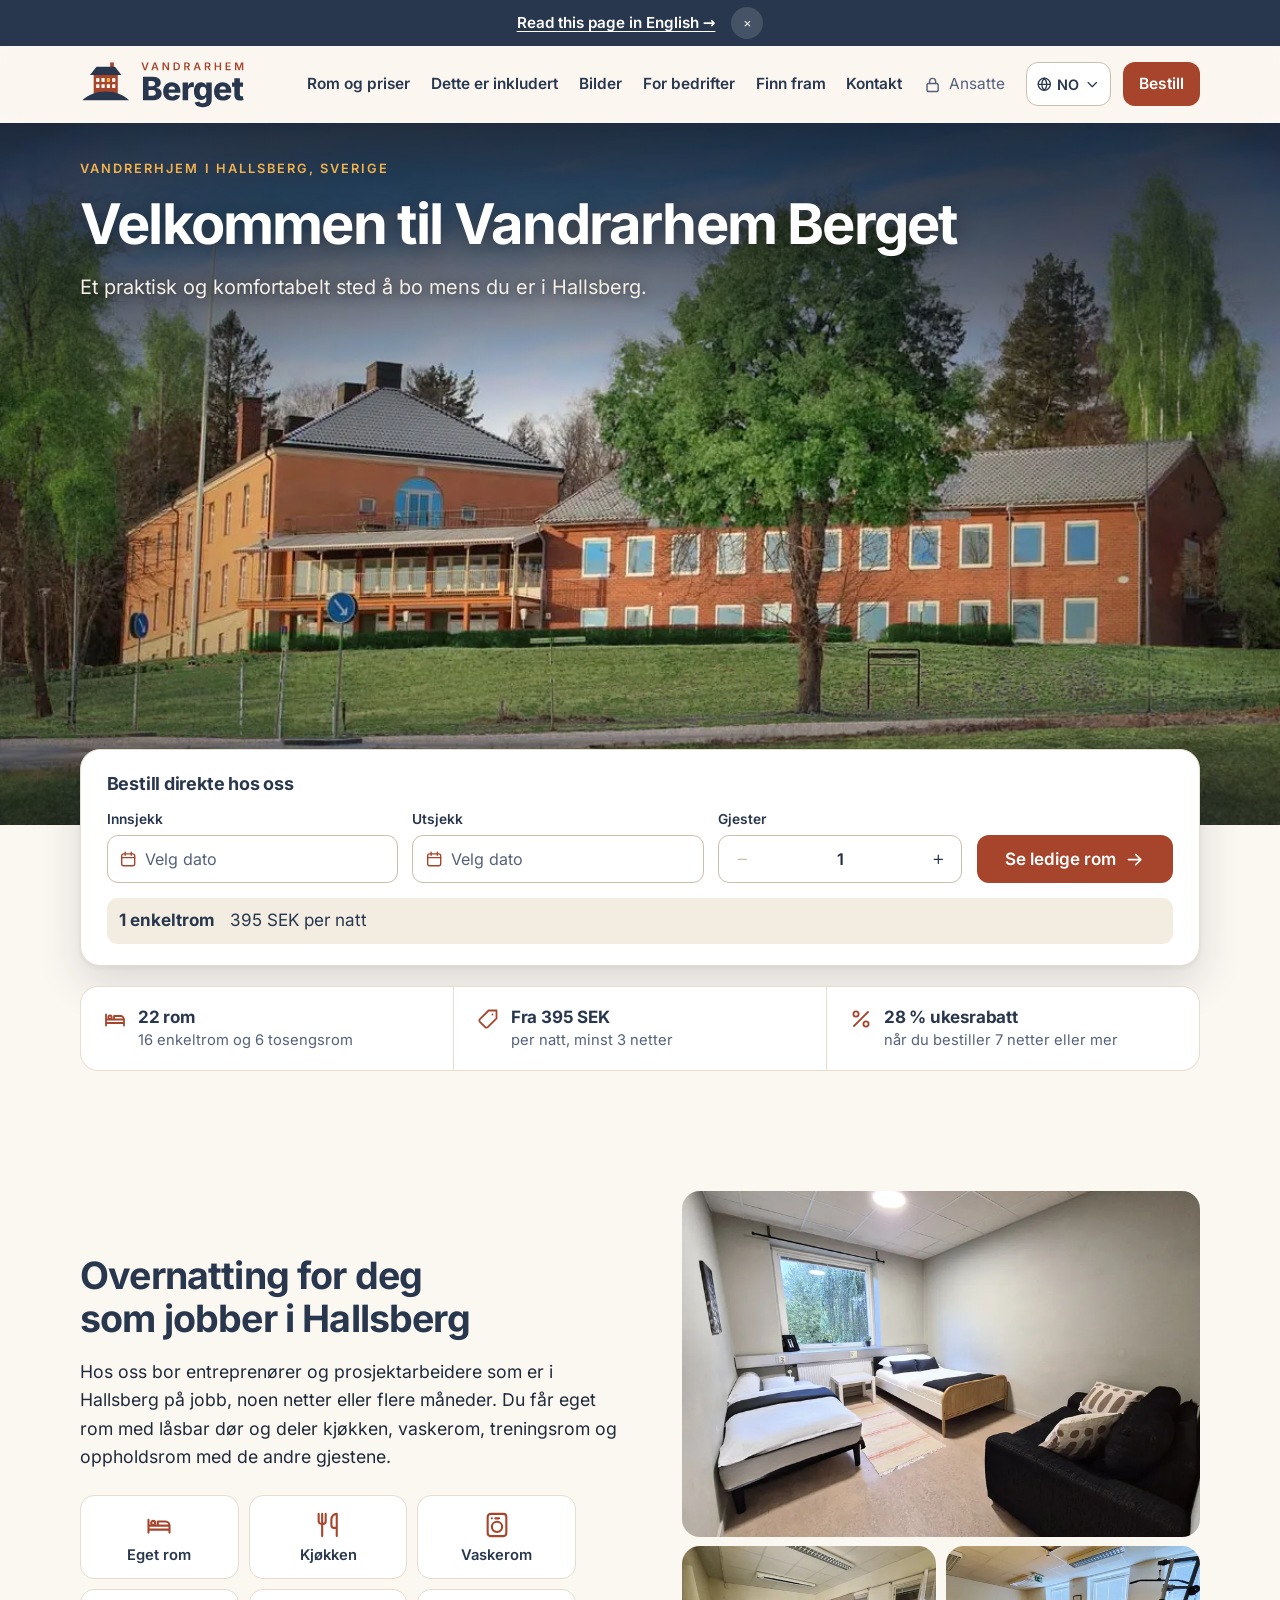
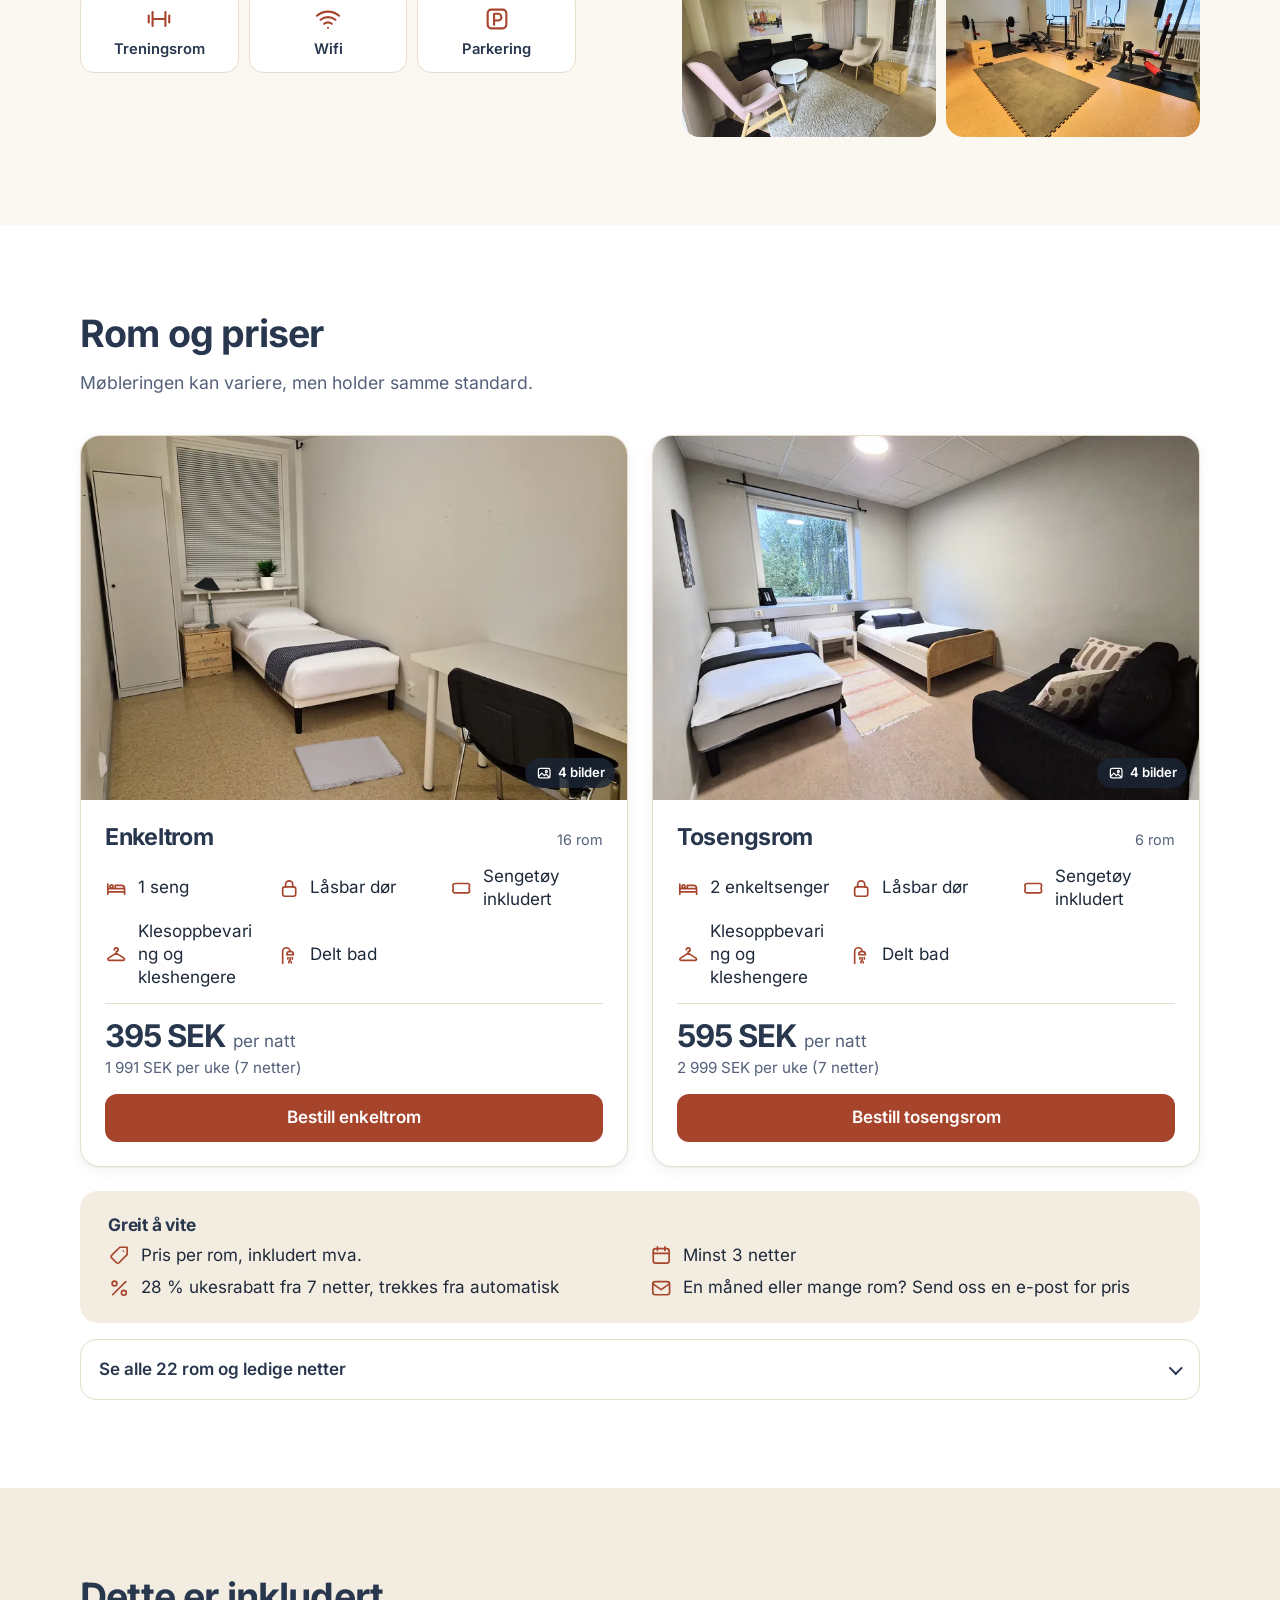
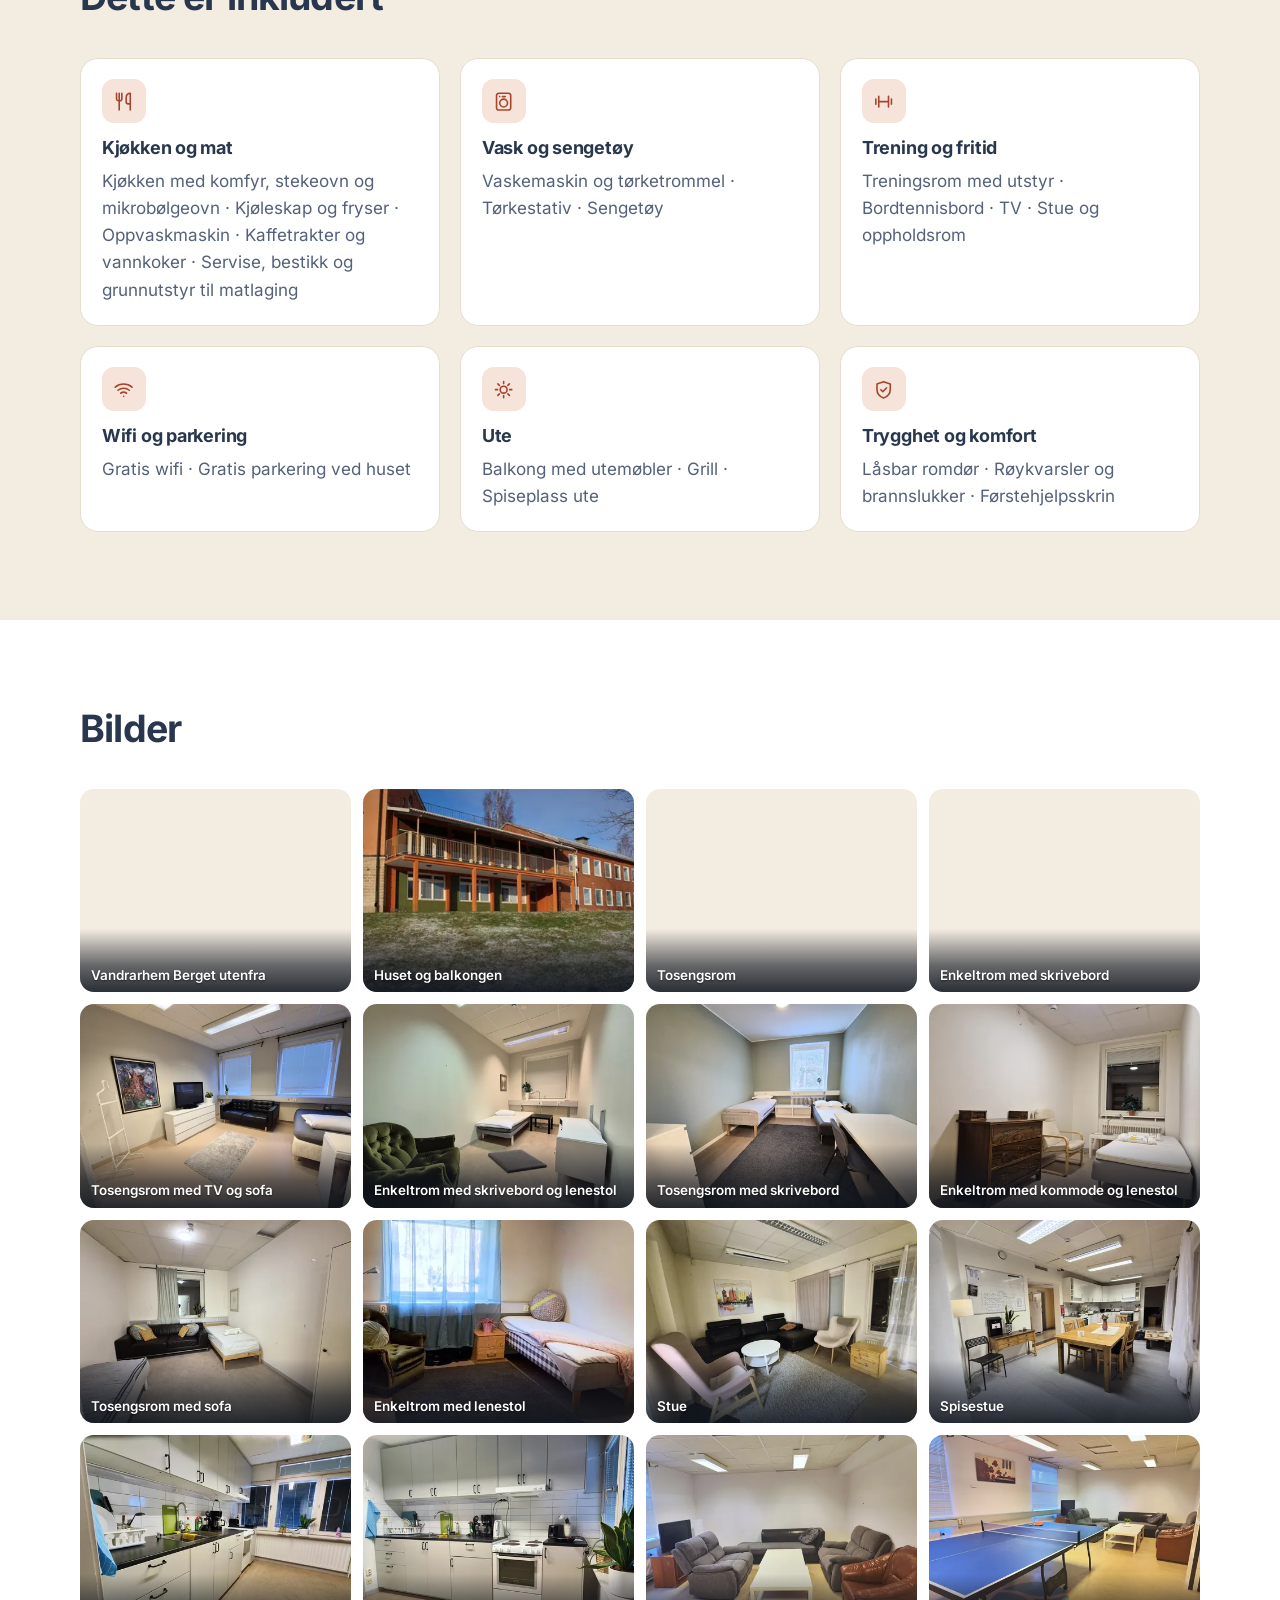
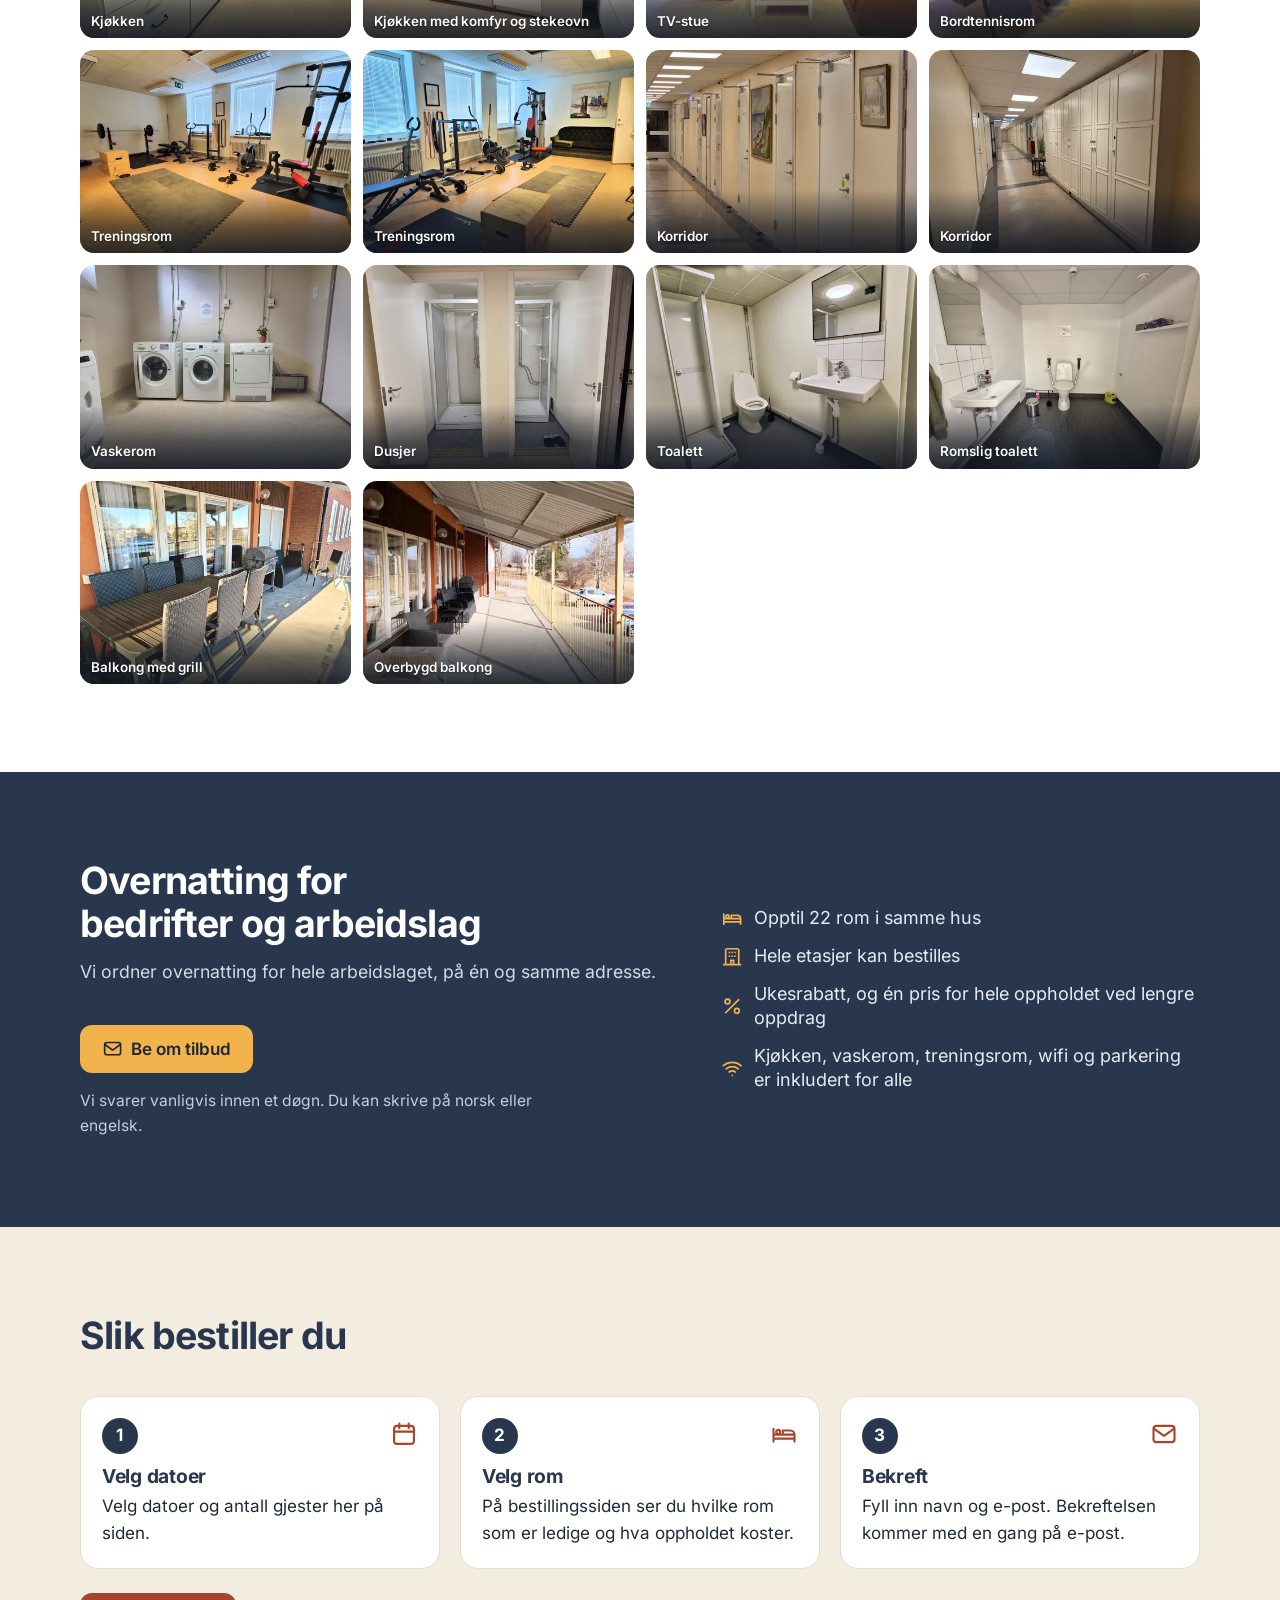
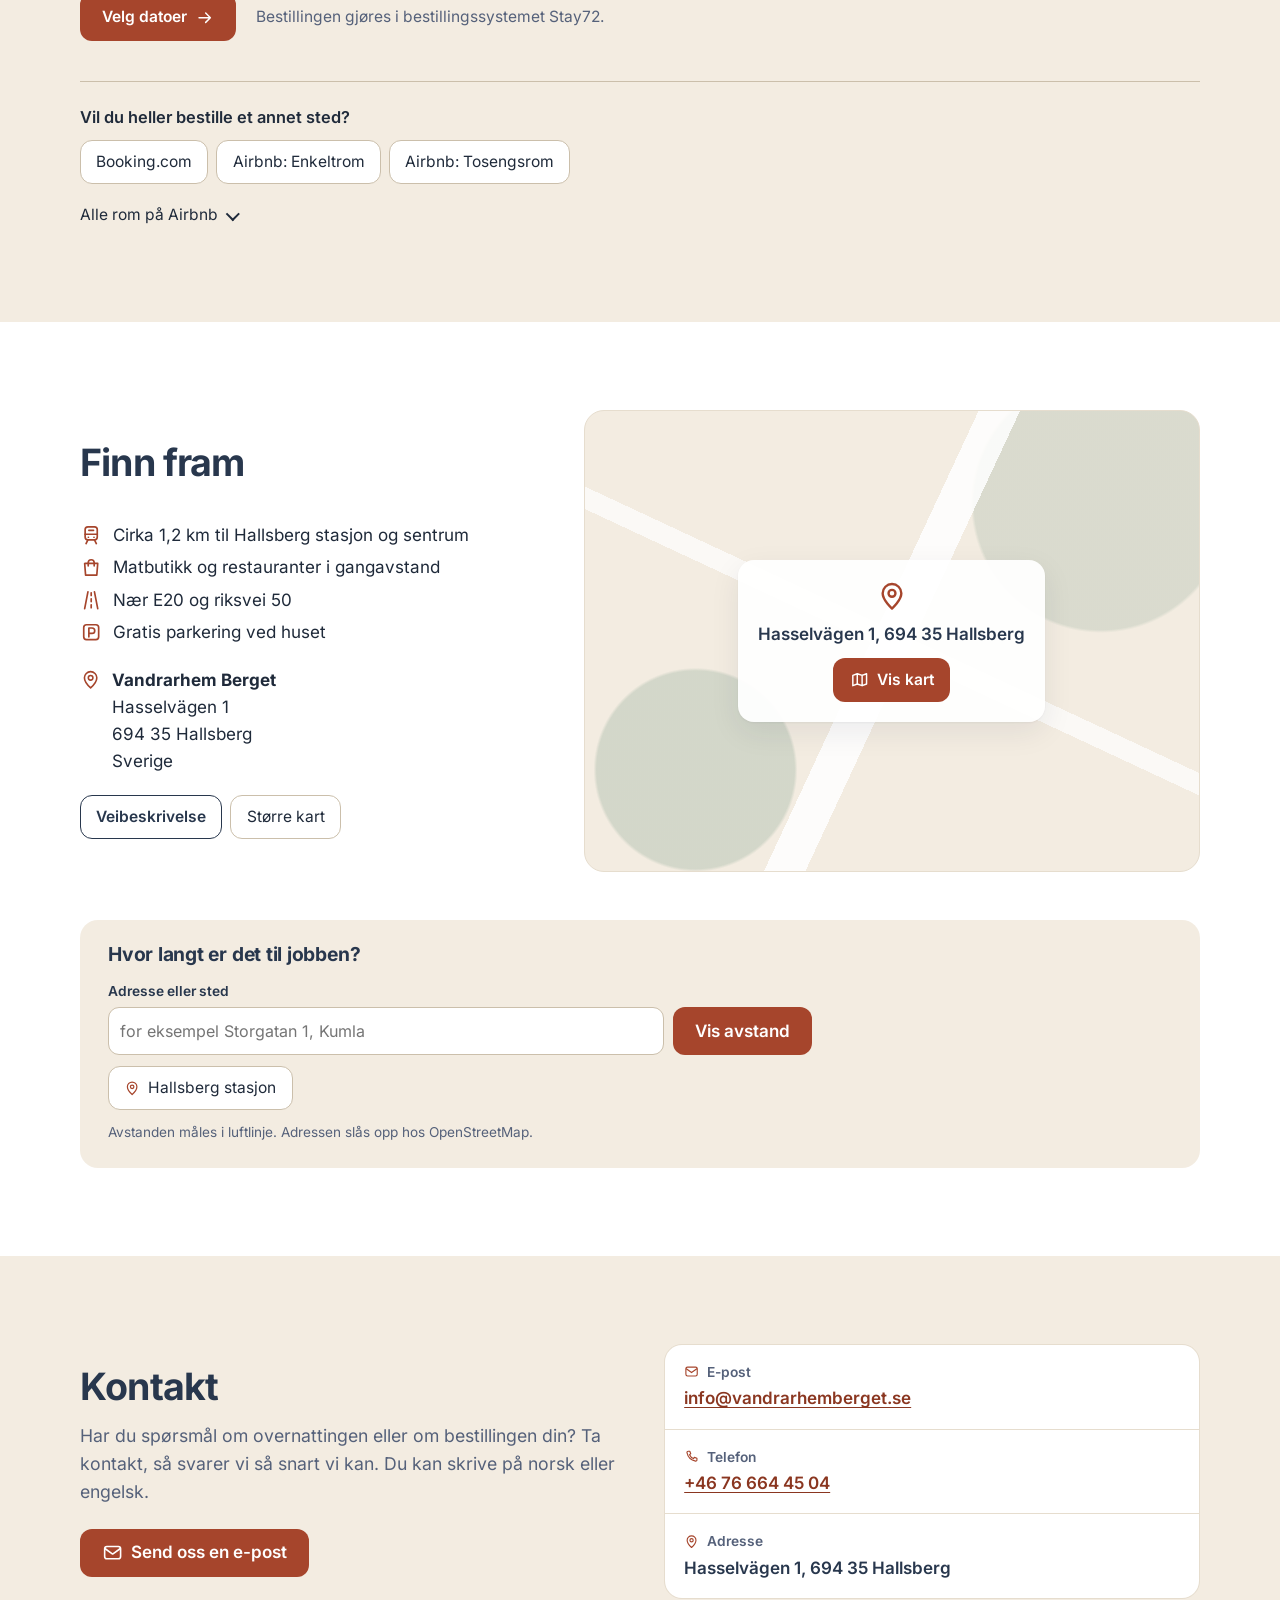
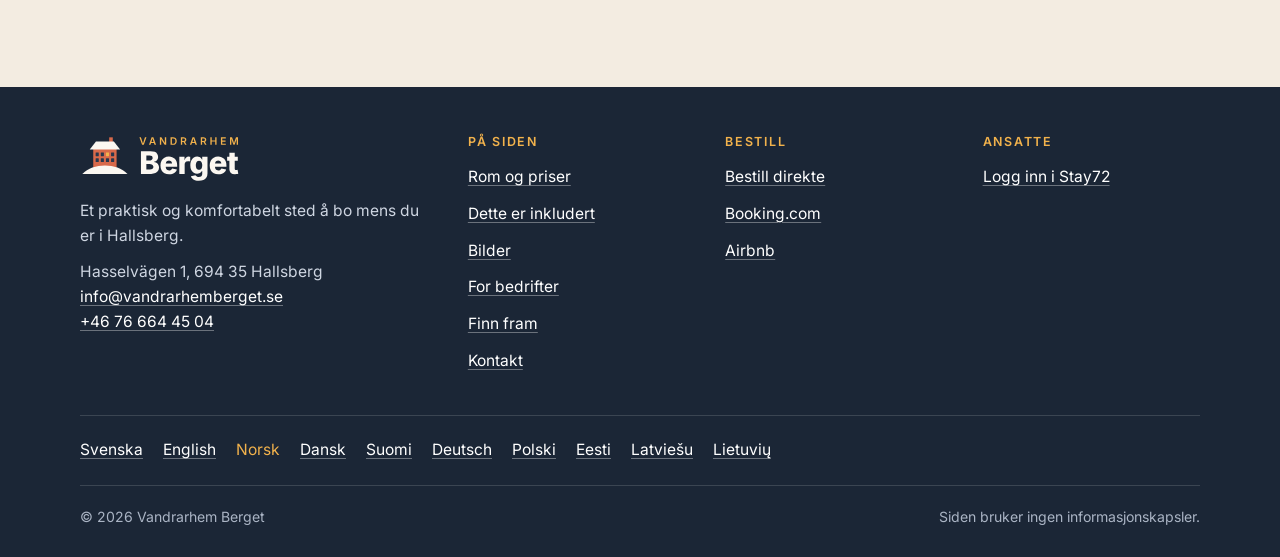
<file: nb/index.html>
<!doctype html>
<html lang="nb">
<head>
<meta charset="utf-8">
<meta name="viewport" content="width=device-width, initial-scale=1">
<title>Vandrarhem Berget – overnatting for arbeidslag i Hallsberg, Sverige</title>
<meta name="description" content="Overnatting i Hallsberg i Sverige for entreprenører, prosjektarbeidere og hele arbeidslag. Enkeltrom 395 SEK og tosengsrom 595 SEK per natt. Wifi, kjøkken, vaskerom, treningsrom og parkering er inkludert. Bestill direkte.">
<link rel="canonical" href="https://vandrarhemberget.se/nb/">
<link rel="alternate" hreflang="sv" href="https://vandrarhemberget.se/">
<link rel="alternate" hreflang="en" href="https://vandrarhemberget.se/en/">
<link rel="alternate" hreflang="nb" href="https://vandrarhemberget.se/nb/">
<link rel="alternate" hreflang="da" href="https://vandrarhemberget.se/da/">
<link rel="alternate" hreflang="fi" href="https://vandrarhemberget.se/fi/">
<link rel="alternate" hreflang="de" href="https://vandrarhemberget.se/de/">
<link rel="alternate" hreflang="pl" href="https://vandrarhemberget.se/pl/">
<link rel="alternate" hreflang="et" href="https://vandrarhemberget.se/et/">
<link rel="alternate" hreflang="lv" href="https://vandrarhemberget.se/lv/">
<link rel="alternate" hreflang="lt" href="https://vandrarhemberget.se/lt/">
<link rel="alternate" hreflang="x-default" href="https://vandrarhemberget.se/en/">
<meta name="theme-color" content="#FBF7F1">
<meta name="format-detection" content="telephone=no">
<link rel="icon" href="../favicon.ico" sizes="48x48">
<link rel="icon" href="../assets/ikon.svg" type="image/svg+xml">
<link rel="apple-touch-icon" href="../assets/ikon-180.png">
<link rel="manifest" href="../site.webmanifest">
<link rel="preload" href="../assets/typsnitt/inter-latin-400.woff2" as="font" type="font/woff2" crossorigin>
<link rel="preload" href="../assets/typsnitt/inter-latin-700.woff2" as="font" type="font/woff2" crossorigin>
<link rel="stylesheet" href="../assets/stil.4bacdb4d.css">
<meta property="og:type" content="website">
<meta property="og:site_name" content="Vandrarhem Berget">
<meta property="og:title" content="Vandrarhem Berget – overnatting for arbeidslag i Hallsberg, Sverige">
<meta property="og:description" content="Overnatting i Hallsberg i Sverige for entreprenører, prosjektarbeidere og hele arbeidslag. Enkeltrom 395 SEK og tosengsrom 595 SEK per natt. Wifi, kjøkken, vaskerom, treningsrom og parkering er inkludert. Bestill direkte.">
<meta property="og:locale" content="nb_NO">
<meta property="og:locale:alternate" content="sv_SE">
<meta property="og:locale:alternate" content="en_GB">
<meta property="og:locale:alternate" content="da_DK">
<meta property="og:locale:alternate" content="fi_FI">
<meta property="og:locale:alternate" content="de_DE">
<meta property="og:locale:alternate" content="pl_PL">
<meta property="og:locale:alternate" content="et_EE">
<meta property="og:locale:alternate" content="lv_LV">
<meta property="og:locale:alternate" content="lt_LT">
<meta property="og:url" content="https://vandrarhemberget.se/nb/">
<meta property="og:image" content="https://vandrarhemberget.se/bilder/utsida-huset-1180.jpg?v=1707d518">
<meta property="og:image:width" content="1180">
<meta property="og:image:height" content="651">
<meta property="og:image:alt" content="Vandrarhem Berget sett utenfra">
<meta name="twitter:card" content="summary_large_image">
<script type="application/ld+json">{"@context":"https://schema.org","@type":"Hostel","name":"Vandrarhem Berget","description":"Overnatting i Hallsberg i Sverige for entreprenører, prosjektarbeidere og hele arbeidslag. Enkeltrom 395 SEK og tosengsrom 595 SEK per natt. Wifi, kjøkken, vaskerom, treningsrom og parkering er inkludert. Bestill direkte.","inLanguage":"nb","@id":"https://vandrarhemberget.se/#vandrarhem","url":"https://vandrarhemberget.se/nb/","image":["https://vandrarhemberget.se/bilder/utsida-huset-1180.jpg?v=1707d518","https://vandrarhemberget.se/bilder/utsida-huset-1180.jpg?v=1707d518","https://vandrarhemberget.se/bilder/utsida-balkongen-1220.jpg?v=98ddb11a","https://vandrarhemberget.se/bilder/tvabaddsrum-dagsljus-1600.jpg?v=fdbbbce8","https://vandrarhemberget.se/bilder/enkelrum-skrivbord-garderob-1600.jpg?v=13ac3ef3","https://vandrarhemberget.se/bilder/tvabaddsrum-tv-soffa-1600.jpg?v=26abb7e6","https://vandrarhemberget.se/bilder/enkelrum-skrivbord-fatolj-1600.jpg?v=654260d3","https://vandrarhemberget.se/bilder/tvabaddsrum-grona-vaggar-1600.jpg?v=19bbdcdc"],"logo":"https://vandrarhemberget.se/assets/ikon-512.png","address":{"@type":"PostalAddress","streetAddress":"Hasselvägen 1","postalCode":"694 35","addressLocality":"Hallsberg","addressRegion":"Örebro län","addressCountry":"SE"},"geo":{"@type":"GeoCoordinates","latitude":59.0683191,"longitude":15.0914269},"email":"info@vandrarhemberget.se","telephone":"+46 76 664 45 04","priceRange":"395–595 SEK","currenciesAccepted":"SEK","numberOfRooms":22,"audience":{"@type":"BusinessAudience","name":"Overnatting for bedrifter og arbeidslag"},"amenityFeature":[{"@type":"LocationFeatureSpecification","name":"Kjøkken med komfyr, stekeovn og mikrobølgeovn","value":true},{"@type":"LocationFeatureSpecification","name":"Kjøleskap og fryser","value":true},{"@type":"LocationFeatureSpecification","name":"Oppvaskmaskin","value":true},{"@type":"LocationFeatureSpecification","name":"Kaffetrakter og vannkoker","value":true},{"@type":"LocationFeatureSpecification","name":"Servise, bestikk og grunnutstyr til matlaging","value":true},{"@type":"LocationFeatureSpecification","name":"Vaskemaskin og tørketrommel","value":true},{"@type":"LocationFeatureSpecification","name":"Tørkestativ","value":true},{"@type":"LocationFeatureSpecification","name":"Sengetøy","value":true},{"@type":"LocationFeatureSpecification","name":"Treningsrom med utstyr","value":true},{"@type":"LocationFeatureSpecification","name":"Bordtennisbord","value":true},{"@type":"LocationFeatureSpecification","name":"TV","value":true},{"@type":"LocationFeatureSpecification","name":"Stue og oppholdsrom","value":true},{"@type":"LocationFeatureSpecification","name":"Gratis wifi","value":true},{"@type":"LocationFeatureSpecification","name":"Gratis parkering ved huset","value":true},{"@type":"LocationFeatureSpecification","name":"Balkong med utemøbler","value":true},{"@type":"LocationFeatureSpecification","name":"Grill","value":true},{"@type":"LocationFeatureSpecification","name":"Spiseplass ute","value":true},{"@type":"LocationFeatureSpecification","name":"Låsbar romdør","value":true},{"@type":"LocationFeatureSpecification","name":"Røykvarsler og brannslukker","value":true},{"@type":"LocationFeatureSpecification","name":"Førstehjelpsskrin","value":true}],"containsPlace":[{"@type":"HotelRoom","name":"Enkeltrom","description":"1 seng, Låsbar dør, Sengetøy inkludert, Klesoppbevaring og kleshengere, Delt bad","occupancy":{"@type":"QuantitativeValue","maxValue":1,"unitCode":"C62"},"bed":{"@type":"BedDetails","typeOfBed":"Single","numberOfBeds":1}},{"@type":"HotelRoom","name":"Tosengsrom","description":"2 enkeltsenger, Låsbar dør, Sengetøy inkludert, Klesoppbevaring og kleshengere, Delt bad","occupancy":{"@type":"QuantitativeValue","maxValue":2,"unitCode":"C62"},"bed":{"@type":"BedDetails","typeOfBed":"Single","numberOfBeds":2}}],"makesOffer":[{"@type":"Offer","name":"Enkeltrom","url":"https://app.stay72.com/book/centralunity-holding-ab-1","availability":"https://schema.org/InStock","priceSpecification":{"@type":"UnitPriceSpecification","price":395,"priceCurrency":"SEK","unitCode":"DAY","valueAddedTaxIncluded":true},"eligibleDuration":{"@type":"QuantitativeValue","minValue":3,"unitCode":"DAY"}},{"@type":"Offer","name":"Tosengsrom","url":"https://app.stay72.com/book/centralunity-holding-ab-1","availability":"https://schema.org/InStock","priceSpecification":{"@type":"UnitPriceSpecification","price":595,"priceCurrency":"SEK","unitCode":"DAY","valueAddedTaxIncluded":true},"eligibleDuration":{"@type":"QuantitativeValue","minValue":3,"unitCode":"DAY"}}],"potentialAction":{"@type":"ReserveAction","target":{"@type":"EntryPoint","urlTemplate":"https://app.stay72.com/book/centralunity-holding-ab-1","inLanguage":"sv"},"result":{"@type":"LodgingReservation","name":"Vandrarhem Berget"}},"sameAs":["https://www.booking.com/hotel/se/vandrarhem-berget.sv.html?lang=sv"]}</script>
<script type="application/json" id="sidinfo">{"sprak":"nb","talformat":"nb-NO","minNatter":3,"rabatt":28,"rabattFran":7,"rum":{"enkel":{"antal":16,"pris":395},"dubbel":{"antal":6,"pris":595}},"stay72":"https://app.stay72.com/book/centralunity-holding-ab-1","stay72Skript":"https://app.stay72.com/embed/stay72-booking.js","adress":"Hasselvägen 1, 694 35 Hallsberg","plats":{"lat":59.0683191,"lon":15.0914269},"station":{"lat":59.0671196,"lon":15.1107975},"andraSprak":[{"kod":"sv","text":"Läs sidan på svenska","lank":"../"},{"kod":"en","text":"Read this page in English","lank":"../en/"},{"kod":"da","text":"Læs siden på dansk","lank":"../da/"},{"kod":"fi","text":"Lue tämä sivu suomeksi","lank":"../fi/"},{"kod":"de","text":"Diese Seite auf Deutsch lesen","lank":"../de/"},{"kod":"pl","text":"Czytaj tę stronę po polsku","lank":"../pl/"},{"kod":"et","text":"Loe seda lehte eesti keeles","lank":"../et/"},{"kod":"lv","text":"Lasīt šo lapu latviski","lank":"../lv/"},{"kod":"lt","text":"Skaityti šį puslapį lietuviškai","lank":"../lt/"}],"t":{"valjIn":"Velg innsjekk","valjUt":"Velg utsjekk","minst":"Minst 3 netter","natter":"one:{n} natt|other:{n} netter","antalEnkel":"one:{n} enkeltrom|other:{n} enkeltrom","antalDubbel":"one:{n} tosengsrom|other:{n} tosengsrom","perNatt":"{pris} SEK per natt","vistelse":"{natter}: {pris} SEK","vistelseRabatt":"{natter}: {pris} SEK med ukesrabatt","felDatum":"Velg både innsjekk og utsjekk.","felMinst":"Korteste opphold er 3 netter. Velg en senere utsjekk.","raknare":"Bilde {nr} av {antal}","allaTitel":"Alle rom og ledige netter","stang":"Lukk","avstand":{"rubrik":"Hvor langt er det til jobben?","etikett":"Adresse eller sted","exempel":"for eksempel Storgatan 1, Kumla","knapp":"Vis avstand","station":"Hallsberg stasjon","soker":"Søker …","resultat":"Cirka {avstand} i luftlinje til {plats}.","meter":"{n} meter","km":"{n} km","vag":"Vis reiserute og reisetid","felHittas":"Vi fant ikke den adressen. Prøv å legge til stedet, for eksempel «Storgatan 1, Kumla».","felTeknik":"Adressen kunne ikke slås opp akkurat nå. Du kan likevel åpne reiseruten.","not":"Avstanden måles i luftlinje. Adressen slås opp hos OpenStreetMap."}}}</script>
<script src="../assets/app.d2f055d1.js" defer></script>
</head>
<body>
<a class="hoppa" href="#innehall">Hopp til innholdet</a>
<div class="sprakrad" data-sprakrad hidden></div>
<header class="topp" data-topp>
  <div class="ram topp__rad">
    <a class="logga" href="#topp" aria-label="Vandrarhem Berget, til toppen av siden"><svg class="logga__bild" aria-hidden="true" focusable="false" xmlns="http://www.w3.org/2000/svg" viewBox="0 0 206.95 61.65"><g transform="translate(0 -7)"><rect x="17" y="24" width="30" height="26" fill="#A6452C"/><rect x="37.5" y="10" width="4.6" height="7" fill="#A6452C"/><path d="M12.5 25.5 20.5 15.5h23l8 10z" fill="#28374D"/><rect x="20.1" y="29.4" width="4" height="4.8" rx=".5" fill="#FBF7F1"/><rect x="26.7" y="29.4" width="4" height="4.8" rx=".5" fill="#FBF7F1"/><rect x="33.3" y="29.4" width="4" height="4.8" rx=".5" fill="#F2B24C"/><rect x="39.9" y="29.4" width="4" height="4.8" rx=".5" fill="#FBF7F1"/><rect x="20.1" y="37" width="4" height="4.8" rx=".5" fill="#FBF7F1"/><rect x="26.7" y="37" width="4" height="4.8" rx=".5" fill="#FBF7F1"/><rect x="33.3" y="37" width="4" height="4.8" rx=".5" fill="#FBF7F1"/><rect x="39.9" y="37" width="4" height="4.8" rx=".5" fill="#FBF7F1"/><path d="M3 57C17 42.5 47 42.5 61 57z" fill="#28374D"/><path d="M79.77 19.67 76.32 10H78.22L79.94 15.02Q80.18 15.78 80.46 16.76Q80.73 17.74 81.06 18.98H80.7Q81.02 17.72 81.29 16.75Q81.56 15.78 81.79 15.02L83.45 10H85.35L81.96 19.67ZM88.63 19.67 92 10H94.2L97.65 19.67H95.75L94.03 14.65Q93.78 13.87 93.51 12.89Q93.23 11.9 92.9 10.65H93.27Q92.94 11.92 92.68 12.91Q92.42 13.89 92.18 14.65L90.52 19.67ZM90.59 17.27V15.88H95.68V17.27ZM102.58 19.67V10H104.54L107.88 15.33Q108.09 15.66 108.32 16.08Q108.55 16.5 108.81 17.01Q109.06 17.53 109.3 18.16H109.11Q109.06 17.61 109.03 17.04Q108.99 16.46 108.98 15.95Q108.96 15.43 108.96 15.07V10H110.72V19.67H108.75L105.74 14.87Q105.45 14.41 105.2 13.97Q104.95 13.52 104.65 12.95Q104.36 12.39 103.95 11.59H104.19Q104.23 12.3 104.27 12.93Q104.3 13.56 104.32 14.06Q104.34 14.56 104.34 14.87V19.67ZM119.57 19.67H117.13V18.17H119.49Q120.5 18.17 121.18 17.8Q121.86 17.42 122.2 16.68Q122.54 15.94 122.54 14.82Q122.54 13.72 122.2 12.98Q121.86 12.24 121.19 11.87Q120.53 11.5 119.53 11.5H117.08V10H119.64Q121.08 10 122.11 10.58Q123.14 11.16 123.69 12.24Q124.25 13.32 124.25 14.82Q124.25 16.33 123.69 17.42Q123.14 18.51 122.09 19.09Q121.04 19.67 119.57 19.67ZM118.04 10V19.67H116.3V10ZM129.53 19.67V10H133.15Q134.26 10 135.01 10.39Q135.77 10.78 136.16 11.48Q136.55 12.18 136.55 13.1Q136.55 14.02 136.16 14.7Q135.77 15.38 135 15.75Q134.24 16.12 133.12 16.12H130.54V14.69H132.89Q133.55 14.69 133.96 14.5Q134.38 14.32 134.58 13.96Q134.78 13.6 134.78 13.1Q134.78 12.58 134.58 12.21Q134.38 11.84 133.96 11.65Q133.54 11.46 132.88 11.46H131.27V19.67ZM134.97 19.67 132.62 15.28H134.52L136.91 19.67ZM141.19 19.67 144.56 10H146.76L150.21 19.67H148.31L146.59 14.65Q146.34 13.87 146.07 12.89Q145.79 11.9 145.46 10.65H145.83Q145.5 11.92 145.24 12.91Q144.98 13.89 144.74 14.65L143.08 19.67ZM143.16 17.27V15.88H148.25V17.27ZM155.14 19.67V10H158.75Q159.86 10 160.62 10.39Q161.38 10.78 161.77 11.48Q162.16 12.18 162.16 13.1Q162.16 14.02 161.77 14.7Q161.37 15.38 160.61 15.75Q159.84 16.12 158.73 16.12H156.15V14.69H158.5Q159.16 14.69 159.57 14.5Q159.99 14.32 160.19 13.96Q160.39 13.6 160.39 13.1Q160.39 12.58 160.19 12.21Q159.99 11.84 159.57 11.65Q159.15 11.46 158.49 11.46H156.87V19.67ZM160.58 19.67 158.23 15.28H160.12L162.52 19.67ZM167.44 19.67V10H169.18V14H173.67V10H175.4V19.67H173.67V15.46H169.18V19.67ZM180.99 19.67V10H187.27V11.46H182.72V14.07H186.93V15.51H182.72V18.21H187.29V19.67ZM192.67 19.67V10H195.28L197.11 14.99Q197.21 15.27 197.33 15.71Q197.45 16.14 197.57 16.65Q197.7 17.16 197.81 17.64Q197.93 18.12 198.01 18.49H197.66Q197.73 18.13 197.85 17.65Q197.96 17.18 198.09 16.67Q198.21 16.16 198.33 15.72Q198.45 15.28 198.54 14.99L200.36 10H202.97V19.67H201.25V14.79Q201.25 14.48 201.26 14.04Q201.26 13.6 201.27 13.09Q201.29 12.58 201.3 12.07Q201.31 11.55 201.31 11.09H201.44Q201.31 11.6 201.15 12.13Q201 12.67 200.85 13.17Q200.7 13.67 200.57 14.1Q200.44 14.52 200.34 14.79L198.56 19.67H197.09L195.28 14.79Q195.18 14.52 195.05 14.11Q194.91 13.69 194.76 13.19Q194.61 12.69 194.46 12.15Q194.3 11.61 194.15 11.09H194.3Q194.3 11.52 194.32 12.03Q194.33 12.54 194.34 13.05Q194.35 13.56 194.36 14.01Q194.37 14.47 194.37 14.79V19.67Z" fill="#A6452C"/><path d="M78.28 57V27.72H90.43Q93.69 27.72 95.91 28.66Q98.13 29.6 99.24 31.26Q100.35 32.92 100.35 35.15Q100.35 36.82 99.65 38.12Q98.96 39.43 97.73 40.28Q96.5 41.14 94.91 41.47V41.79Q96.66 41.85 98.16 42.72Q99.66 43.6 100.58 45.15Q101.49 46.7 101.49 48.82Q101.49 51.18 100.3 53.03Q99.11 54.88 96.85 55.94Q94.59 57 91.33 57ZM85.22 51.4H89.7Q92.04 51.4 93.15 50.5Q94.26 49.61 94.26 48.04Q94.26 46.9 93.73 46.05Q93.2 45.21 92.2 44.75Q91.21 44.28 89.84 44.28H85.22ZM85.22 39.78H89.25Q90.41 39.78 91.32 39.39Q92.23 39 92.75 38.26Q93.28 37.52 93.28 36.46Q93.28 34.99 92.21 34.12Q91.15 33.26 89.36 33.26H85.22ZM114.44 57.41Q111 57.41 108.51 56.05Q106.01 54.68 104.68 52.15Q103.36 49.61 103.36 46.09Q103.36 42.71 104.68 40.16Q106.01 37.6 108.45 36.18Q110.89 34.75 114.19 34.75Q116.51 34.75 118.44 35.48Q120.38 36.21 121.8 37.63Q123.23 39.06 124 41.14Q124.78 43.22 124.78 45.95V47.68H105.8V43.69H121.52L118.31 44.64Q118.31 43.11 117.85 42Q117.39 40.9 116.49 40.31Q115.58 39.72 114.25 39.72Q112.91 39.72 111.99 40.32Q111.06 40.92 110.58 41.99Q110.1 43.07 110.1 44.5V47.37Q110.1 49.06 110.66 50.19Q111.22 51.32 112.22 51.88Q113.22 52.44 114.56 52.44Q115.48 52.44 116.24 52.18Q117 51.93 117.54 51.42Q118.08 50.91 118.35 50.18L124.47 51.18Q123.92 53.07 122.57 54.47Q121.22 55.88 119.17 56.65Q117.12 57.41 114.44 57.41ZM127.57 57V35.03H134.23V39.04H134.47Q135.06 36.86 136.43 35.8Q137.79 34.75 139.6 34.75Q140.07 34.75 140.59 34.81Q141.11 34.87 141.55 34.99V40.96Q141.05 40.79 140.26 40.7Q139.46 40.61 138.83 40.61Q137.58 40.61 136.57 41.17Q135.57 41.73 135 42.71Q134.43 43.69 134.43 45.01V57ZM152.67 65.69Q149.8 65.69 147.66 64.96Q145.52 64.23 144.19 62.94Q142.86 61.64 142.47 59.93L148.42 58.71Q148.62 59.3 149.15 59.8Q149.68 60.3 150.55 60.61Q151.41 60.91 152.63 60.91Q154.73 60.91 155.86 59.97Q156.99 59.02 156.99 57.06V53.17H156.46Q156.07 54.15 155.29 54.96Q154.52 55.76 153.33 56.23Q152.14 56.71 150.51 56.71Q148.09 56.71 146.1 55.58Q144.1 54.45 142.9 52.08Q141.7 49.71 141.7 46.01Q141.7 42.16 142.94 39.67Q144.18 37.17 146.17 35.96Q148.17 34.75 150.49 34.75Q152.24 34.75 153.49 35.34Q154.73 35.93 155.55 36.87Q156.36 37.8 156.78 38.8H156.97V35.03H163.75V56.51Q163.75 59.54 162.35 61.58Q160.94 63.62 158.45 64.65Q155.95 65.69 152.67 65.69ZM152.85 51.67Q154.16 51.67 155.09 51.01Q156.01 50.34 156.5 49.05Q156.99 47.76 156.99 45.99Q156.99 44.19 156.5 42.87Q156.01 41.55 155.1 40.84Q154.18 40.12 152.85 40.12Q151.53 40.12 150.62 40.85Q149.7 41.59 149.23 42.91Q148.76 44.23 148.76 45.99Q148.76 47.76 149.23 49.04Q149.7 50.32 150.62 51Q151.53 51.67 152.85 51.67ZM177.71 57.41Q174.27 57.41 171.77 56.05Q169.28 54.68 167.95 52.15Q166.62 49.61 166.62 46.09Q166.62 42.71 167.95 40.16Q169.28 37.6 171.71 36.18Q174.15 34.75 177.45 34.75Q179.77 34.75 181.71 35.48Q183.64 36.21 185.07 37.63Q186.49 39.06 187.27 41.14Q188.05 43.22 188.05 45.95V47.68H169.06V43.69H184.78L181.58 44.64Q181.58 43.11 181.12 42Q180.66 40.9 179.75 40.31Q178.85 39.72 177.51 39.72Q176.18 39.72 175.25 40.32Q174.33 40.92 173.85 41.99Q173.37 43.07 173.37 44.5V47.37Q173.37 49.06 173.93 50.19Q174.49 51.32 175.49 51.88Q176.49 52.44 177.83 52.44Q178.75 52.44 179.51 52.18Q180.26 51.93 180.8 51.42Q181.34 50.91 181.62 50.18L187.73 51.18Q187.18 53.07 185.84 54.47Q184.49 55.88 182.44 56.65Q180.38 57.41 177.71 57.41ZM202.69 35.03V40.12H188.97V35.03ZM191.88 29.8H198.74V50.28Q198.74 51.14 199.15 51.57Q199.56 51.99 200.49 51.99Q200.84 51.99 201.48 51.91Q202.12 51.83 202.39 51.75L203.28 56.74Q202.12 57.08 201.04 57.2Q199.96 57.31 198.99 57.31Q195.5 57.31 193.69 55.67Q191.88 54.03 191.88 50.89Z" fill="#28374D"/></g></svg></a>
    <details class="sprakval" data-sprakval>
      <summary aria-label="Språk: Norsk"><svg class="ikon" viewBox="0 0 24 24" width="24" height="24" fill="none" stroke="currentColor" stroke-width="1.8" stroke-linecap="round" stroke-linejoin="round" aria-hidden="true" focusable="false"><circle cx="12" cy="12" r="8.8"/><path d="M3.2 12h17.6M12 3.2c2.4 2.5 3.7 5.4 3.7 8.8s-1.3 6.3-3.7 8.8c-2.4-2.5-3.7-5.4-3.7-8.8s1.3-6.3 3.7-8.8Z"/></svg><span>NO</span><svg class="ikon sprakval__pil" viewBox="0 0 24 24" width="24" height="24" fill="none" stroke="currentColor" stroke-width="1.8" stroke-linecap="round" stroke-linejoin="round" aria-hidden="true" focusable="false"><path d="m6 9.5 6 6 6-6"/></svg></summary>
      <ul>
        <li><a href="../" lang="sv" hreflang="sv">Svenska</a></li>
        <li><a href="../en/" lang="en" hreflang="en">English</a></li>
        <li><a href="../nb/" lang="nb" aria-current="true">Norsk</a></li>
        <li><a href="../da/" lang="da" hreflang="da">Dansk</a></li>
        <li><a href="../fi/" lang="fi" hreflang="fi">Suomi</a></li>
        <li><a href="../de/" lang="de" hreflang="de">Deutsch</a></li>
        <li><a href="../pl/" lang="pl" hreflang="pl">Polski</a></li>
        <li><a href="../et/" lang="et" hreflang="et">Eesti</a></li>
        <li><a href="../lv/" lang="lv" hreflang="lv">Latviešu</a></li>
        <li><a href="../lt/" lang="lt" hreflang="lt">Lietuvių</a></li>
      </ul>
    </details>
    <a class="knapp knapp--primar knapp--liten topp__boka" href="#boka">Bestill</a>
    <button class="menyknapp" type="button" aria-expanded="false" aria-controls="meny" data-menyknapp>
      <span class="dold">Meny</span><svg class="ikon menyknapp__oppna" viewBox="0 0 24 24" width="24" height="24" fill="none" stroke="currentColor" stroke-width="1.8" stroke-linecap="round" stroke-linejoin="round" aria-hidden="true" focusable="false"><path d="M4 7h16M4 12h16M4 17h16"/></svg><svg class="ikon menyknapp__stang" viewBox="0 0 24 24" width="24" height="24" fill="none" stroke="currentColor" stroke-width="1.8" stroke-linecap="round" stroke-linejoin="round" aria-hidden="true" focusable="false"><path d="m6 6 12 12M18 6 6 18"/></svg>
    </button>
    <nav class="meny" id="meny" aria-label="Meny" data-meny>
      <ul>
        <li><a href="#rum">Rom og priser</a></li>
        <li><a href="#ingar">Dette er inkludert</a></li>
        <li><a href="#bilder">Bilder</a></li>
        <li><a href="#foretag">For bedrifter</a></li>
        <li><a href="#hitta-hit">Finn fram</a></li>
        <li><a href="#kontakt">Kontakt</a></li>
        <li><a class="meny__personal" href="https://app.stay72.com/login" rel="nofollow" title="Innlogging for ansatte, i Stay72"><svg class="ikon" viewBox="0 0 24 24" width="24" height="24" fill="none" stroke="currentColor" stroke-width="1.8" stroke-linecap="round" stroke-linejoin="round" aria-hidden="true" focusable="false"><rect x="5" y="10.6" width="14" height="10" rx="2.3"/><path d="M8.2 10.6V8a3.8 3.8 0 0 1 7.6 0v2.6"/></svg>Ansatte</a></li>
      </ul>
    </nav>
  </div>
</header>
<main id="innehall">
<section class="start start--foto" id="topp" style="--fokus-smal: 70% 42%; --fokus-bred: 50% 40%">
  <div class="start__fond"><picture><source type="image/webp" srcset="../bilder/utsida-huset-480.webp?v=1707d518 480w, ../bilder/utsida-huset-800.webp?v=1707d518 800w, ../bilder/utsida-huset-1180.webp?v=1707d518 1180w" sizes="100vw"><img src="../bilder/utsida-huset-800.jpg?v=1707d518" alt="Vandrarhem Berget sett utenfra" width="1180" height="651" fetchpriority="high" decoding="async"></picture></div>
  <div class="ram start__inre">
    <p class="overrubrik">Vandrerhjem i Hallsberg, Sverige</p>
    <h1>Velkommen til Vandrarhem Berget</h1>
    <p class="ingress">Et praktisk og komfortabelt sted å bo mens du er i Hallsberg.</p>
  </div>
</section>

<div class="ram bokningsrad">
  <form class="bokning" id="boka" action="https://app.stay72.com/book/centralunity-holding-ab-1" method="get" data-bokning>
    <h2 class="bokning__rubrik">Bestill direkte hos oss</h2>
    <div class="bokning__rutnat">
      <div class="bokning__datum" data-datum>
        <div class="falt" data-datum-reserv>
          <label for="incheckning">Innsjekk</label>
          <input type="date" id="incheckning" name="check_in_date" required>
        </div>
        <div class="falt" data-datum-reserv>
          <label for="utcheckning">Utsjekk</label>
          <input type="date" id="utcheckning" name="check_out_date" required>
        </div>
        <div class="datumval" data-datumval hidden>
          <div class="falt">
            <span class="falt__etikett" id="datum-in-etikett">Innsjekk</span>
            <button class="datumknapp ar-tom" type="button" data-datum-knapp="start" aria-labelledby="datum-in-etikett datum-in-varde" aria-haspopup="dialog" aria-expanded="false" aria-controls="kalender"><svg class="ikon" viewBox="0 0 24 24" width="24" height="24" fill="none" stroke="currentColor" stroke-width="1.8" stroke-linecap="round" stroke-linejoin="round" aria-hidden="true" focusable="false"><rect x="3.5" y="5" width="17" height="15.5" rx="2.6"/><path d="M3.5 10h17M8 3v4M16 3v4"/></svg><span id="datum-in-varde" data-datum-varde>Velg dato</span></button>
          </div>
          <div class="falt">
            <span class="falt__etikett" id="datum-ut-etikett">Utsjekk</span>
            <button class="datumknapp ar-tom" type="button" data-datum-knapp="slut" aria-labelledby="datum-ut-etikett datum-ut-varde" aria-haspopup="dialog" aria-expanded="false" aria-controls="kalender"><svg class="ikon" viewBox="0 0 24 24" width="24" height="24" fill="none" stroke="currentColor" stroke-width="1.8" stroke-linecap="round" stroke-linejoin="round" aria-hidden="true" focusable="false"><rect x="3.5" y="5" width="17" height="15.5" rx="2.6"/><path d="M3.5 10h17M8 3v4M16 3v4"/></svg><span id="datum-ut-varde" data-datum-varde>Velg dato</span></button>
          </div>
        </div>
        <div class="kalender" id="kalender" role="dialog" aria-label="Velg dato" data-kalender hidden>
          <div class="kalender__topp">
            <button class="kalender__nav" type="button" data-kal-forra aria-label="Forrige måned"><svg class="ikon" viewBox="0 0 24 24" width="24" height="24" fill="none" stroke="currentColor" stroke-width="1.8" stroke-linecap="round" stroke-linejoin="round" aria-hidden="true" focusable="false"><path d="m14.5 5.5-6.5 6.5 6.5 6.5"/></svg></button>
            <button class="kalender__nav" type="button" data-kal-nasta aria-label="Neste måned"><svg class="ikon" viewBox="0 0 24 24" width="24" height="24" fill="none" stroke="currentColor" stroke-width="1.8" stroke-linecap="round" stroke-linejoin="round" aria-hidden="true" focusable="false"><path d="m9.5 5.5 6.5 6.5-6.5 6.5"/></svg></button>
          </div>
          <div class="kalender__manader" data-kal-manader></div>
          <div class="kalender__fot">
            <p class="kalender__tips" data-kal-tips aria-live="polite"></p>
            <button class="knapp knapp--tyst knapp--liten" type="button" data-kal-rensa>Nullstill</button>
            <button class="knapp knapp--primar knapp--liten" type="button" data-kal-klar>Ferdig</button>
          </div>
        </div>
      </div>
      <div class="falt falt--gaster">
        <label for="gaster">Gjester</label>
        <div class="stegare">
          <button class="stegare__knapp" type="button" data-gaster-steg="-1" aria-label="Færre gjester" hidden><svg class="ikon" viewBox="0 0 24 24" width="24" height="24" fill="none" stroke="currentColor" stroke-width="1.8" stroke-linecap="round" stroke-linejoin="round" aria-hidden="true" focusable="false"><path d="M6 12h12"/></svg></button>
          <input type="number" id="gaster" name="guests" value="1" min="1" max="500" step="1" inputmode="numeric" required>
          <button class="stegare__knapp" type="button" data-gaster-steg="1" aria-label="Flere gjester" hidden><svg class="ikon" viewBox="0 0 24 24" width="24" height="24" fill="none" stroke="currentColor" stroke-width="1.8" stroke-linecap="round" stroke-linejoin="round" aria-hidden="true" focusable="false"><path d="M12 6v12M6 12h12"/></svg></button>
        </div>
      </div>
      <div class="bokning__svar" data-bokning-svar hidden>
        <p class="bokning__fel" data-bokning-fel role="alert" hidden></p>
        <p class="forslag__rad" data-forslag-ett><strong data-forslag-rum></strong><span data-forslag-pris></span></p>
        <fieldset class="forslag__val" data-forslag-val hidden>
          <legend>Forslag til rom</legend>
          <label class="val" data-forslag-id="dela">
            <input type="radio" name="rumsval" value="dela" form="rumsval-utanfor" checked>
            <span class="val__namn">Dele rom</span>
            <span class="val__rum" data-forslag-rum></span>
            <span class="val__pris" data-forslag-pris></span>
          </label>
          <label class="val" data-forslag-id="eget">
            <input type="radio" name="rumsval" value="eget" form="rumsval-utanfor">
            <span class="val__namn">Eget rom til hver</span>
            <span class="val__rum" data-forslag-rum></span>
            <span class="val__pris" data-forslag-pris></span>
          </label>
        </fieldset>
        <p class="forslag__stort" data-forslag-stort hidden>Vandrerhjemmet har 28 senger. Vi har også hus og leiligheter i området. Send en forespørsel, så lager vi et forslag for hele gruppen.</p>
        <p class="forslag__not" data-forslag-flera hidden>Du bestiller ett rom om gangen på bestillingssiden. <a href="https://app.stay72.com/book/centralunity-holding-ab-1" data-forslag-offert hidden>Be om tilbud på alle rommene</a></p>
        <p class="forslag__not" data-forslag-offertnot hidden>På bestillingssiden trykker du på «Skicka en förfrågan» (send en forespørsel). Datoer og antall personer er allerede fylt inn.</p>
        <p class="dold" data-forslag-las aria-live="polite"></p>
      </div>
      <button class="knapp knapp--primar bokning__knapp" type="submit"><span data-bokning-knapptext data-offert="Be om tilbud">Se ledige rom</span><svg class="ikon" viewBox="0 0 24 24" width="24" height="24" fill="none" stroke="currentColor" stroke-width="1.8" stroke-linecap="round" stroke-linejoin="round" aria-hidden="true" focusable="false"><path d="M5 12h14M13.2 6.2 19 12l-5.8 5.8"/></svg></button>
    </div>
  </form>
  <form id="rumsval-utanfor" hidden></form>

  <ul class="fakta">
    <li><svg class="ikon" viewBox="0 0 24 24" width="24" height="24" fill="none" stroke="currentColor" stroke-width="1.8" stroke-linecap="round" stroke-linejoin="round" aria-hidden="true" focusable="false"><path d="M3 18.5v-11M3 12.5h18v6M21 12.5a3.5 3.5 0 0 0-3.5-3.5H11v3.5M3 16h18"/><circle cx="7" cy="10.2" r="1.7"/></svg><div><strong>22 rom</strong><span>16 enkeltrom og 6 tosengsrom</span></div></li>
    <li><svg class="ikon" viewBox="0 0 24 24" width="24" height="24" fill="none" stroke="currentColor" stroke-width="1.8" stroke-linecap="round" stroke-linejoin="round" aria-hidden="true" focusable="false"><path d="M12.6 3.5h7.9v7.9l-8.7 8.7a1.8 1.8 0 0 1-2.6 0l-5.3-5.3a1.8 1.8 0 0 1 0-2.6l8.7-8.7Z"/><path d="M16.5 7.5h.01"/></svg><div><strong>Fra 395 SEK</strong><span>per natt, minst 3 netter</span></div></li>
    <li><svg class="ikon" viewBox="0 0 24 24" width="24" height="24" fill="none" stroke="currentColor" stroke-width="1.8" stroke-linecap="round" stroke-linejoin="round" aria-hidden="true" focusable="false"><path d="M19 5 5 19"/><circle cx="7" cy="7" r="2.6"/><circle cx="17" cy="17" r="2.6"/></svg><div><strong>28 % ukesrabatt</strong><span>når du bestiller 7 netter eller mer</span></div></li>
  </ul>
</div>
<section class="avsnitt" id="valkommen">
  <div class="ram valkommen">
    <div>
      <div class="avsnitt__huvud">
        <h2>Overnatting for deg som jobber i Hallsberg</h2>
      </div>
      <p class="valkommen__stycke">Hos oss bor entreprenører og prosjektarbeidere som er i Hallsberg på jobb, noen netter eller flere måneder. Du får eget rom med låsbar dør og deler kjøkken, vaskerom, treningsrom og oppholdsrom med de andre gjestene.</p>
      <ul class="snabbfakta">
        <li><svg class="ikon" viewBox="0 0 24 24" width="24" height="24" fill="none" stroke="currentColor" stroke-width="1.8" stroke-linecap="round" stroke-linejoin="round" aria-hidden="true" focusable="false"><path d="M3 18.5v-11M3 12.5h18v6M21 12.5a3.5 3.5 0 0 0-3.5-3.5H11v3.5M3 16h18"/><circle cx="7" cy="10.2" r="1.7"/></svg><span>Eget rom</span></li>
        <li><svg class="ikon" viewBox="0 0 24 24" width="24" height="24" fill="none" stroke="currentColor" stroke-width="1.8" stroke-linecap="round" stroke-linejoin="round" aria-hidden="true" focusable="false"><path d="M4 2.5v6.2a2.3 2.3 0 0 0 2.3 2.3h1.4A2.3 2.3 0 0 0 10 8.7V2.5M7 2.5v19M19.5 14.5V2.5a4.6 4.6 0 0 0-4.6 4.6v5.2a2.2 2.2 0 0 0 2.2 2.2h2.4Zm0 0v7"/></svg><span>Kjøkken</span></li>
        <li><svg class="ikon" viewBox="0 0 24 24" width="24" height="24" fill="none" stroke="currentColor" stroke-width="1.8" stroke-linecap="round" stroke-linejoin="round" aria-hidden="true" focusable="false"><rect x="4" y="2.5" width="16" height="19" rx="2.6"/><circle cx="12" cy="13.6" r="4.4"/><path d="M7.6 6.3h.01M10.6 6.3h3.2"/></svg><span>Vaskerom</span></li>
        <li><svg class="ikon" viewBox="0 0 24 24" width="24" height="24" fill="none" stroke="currentColor" stroke-width="1.8" stroke-linecap="round" stroke-linejoin="round" aria-hidden="true" focusable="false"><path d="M6.5 6v12M17.5 6v12M3.2 9v6M20.8 9v6M6.5 12h11"/></svg><span>Treningsrom</span></li>
        <li><svg class="ikon" viewBox="0 0 24 24" width="24" height="24" fill="none" stroke="currentColor" stroke-width="1.8" stroke-linecap="round" stroke-linejoin="round" aria-hidden="true" focusable="false"><path d="M2.5 9.2a14.6 14.6 0 0 1 19 0M5.6 12.7a10 10 0 0 1 12.8 0M8.7 16.1a5.4 5.4 0 0 1 6.6 0M12 19.6h.01"/></svg><span>Wifi</span></li>
        <li><svg class="ikon" viewBox="0 0 24 24" width="24" height="24" fill="none" stroke="currentColor" stroke-width="1.8" stroke-linecap="round" stroke-linejoin="round" aria-hidden="true" focusable="false"><rect x="4" y="4" width="16" height="16" rx="3"/><path d="M9.5 17V7.5h3.4a2.9 2.9 0 0 1 0 5.8H9.5"/></svg><span>Parkering</span></li>
      </ul>
    </div>
    <div class="mosaik" role="group" aria-label="Bilder fra vandrerhjemmet">
      <a class="mosaik__bild mosaik__bild--stor" href="../bilder/tvabaddsrum-dagsljus-1600.jpg?v=fdbbbce8" data-visa-bild="tvabaddsrum-dagsljus" aria-label="Vis bildet større: Tosengsrom"><picture><source type="image/webp" srcset="../bilder/tvabaddsrum-dagsljus-480.webp?v=fdbbbce8 480w, ../bilder/tvabaddsrum-dagsljus-800.webp?v=fdbbbce8 800w, ../bilder/tvabaddsrum-dagsljus-1200.webp?v=fdbbbce8 1200w, ../bilder/tvabaddsrum-dagsljus-1600.webp?v=fdbbbce8 1600w" sizes="(min-width: 1180px) 530px, (min-width: 960px) 46vw, calc(100vw - 2rem)"><img src="../bilder/tvabaddsrum-dagsljus-800.jpg?v=fdbbbce8" alt="Tosengsrom" width="2400" height="1800" loading="lazy" decoding="async"></picture></a>
      <a class="mosaik__bild " href="../bilder/vardagsrum-1600.jpg?v=ddfcaece" data-visa-bild="vardagsrum" aria-label="Vis bildet større: Stue"><picture><source type="image/webp" srcset="../bilder/vardagsrum-480.webp?v=ddfcaece 480w, ../bilder/vardagsrum-800.webp?v=ddfcaece 800w, ../bilder/vardagsrum-1200.webp?v=ddfcaece 1200w, ../bilder/vardagsrum-1600.webp?v=ddfcaece 1600w" sizes="(min-width: 1180px) 260px, (min-width: 960px) 23vw, 50vw"><img src="../bilder/vardagsrum-800.jpg?v=ddfcaece" alt="Stue" width="2400" height="1800" loading="lazy" decoding="async"></picture></a>
      <a class="mosaik__bild " href="../bilder/gym-1600.jpg?v=585a31df" data-visa-bild="gym" aria-label="Vis bildet større: Treningsrom"><picture><source type="image/webp" srcset="../bilder/gym-480.webp?v=585a31df 480w, ../bilder/gym-800.webp?v=585a31df 800w, ../bilder/gym-1200.webp?v=585a31df 1200w, ../bilder/gym-1600.webp?v=585a31df 1600w" sizes="(min-width: 1180px) 260px, (min-width: 960px) 23vw, 50vw"><img src="../bilder/gym-800.jpg?v=585a31df" alt="Treningsrom" width="2400" height="1800" loading="lazy" decoding="async"></picture></a>
    </div>
  </div>
</section>
<section class="avsnitt avsnitt--vit" id="rum">
  <div class="ram">
    <div class="avsnitt__huvud">
      <h2>Rom og priser</h2>
      <p>Møbleringen kan variere, men holder samme standard.</p>
    </div>
    <div class="rumslista">
      <article class="rumskort" id="enkelrum">
        <a class="rumskort__bild" href="../bilder/enkelrum-skrivbord-garderob-1600.jpg?v=13ac3ef3" data-visa-bild="enkelrum-skrivbord-garderob" aria-label="Vis bildet større: Enkeltrom">
          <picture><source type="image/webp" srcset="../bilder/enkelrum-skrivbord-garderob-480.webp?v=13ac3ef3 480w, ../bilder/enkelrum-skrivbord-garderob-800.webp?v=13ac3ef3 800w, ../bilder/enkelrum-skrivbord-garderob-1200.webp?v=13ac3ef3 1200w, ../bilder/enkelrum-skrivbord-garderob-1600.webp?v=13ac3ef3 1600w" sizes="(min-width: 1180px) 545px, (min-width: 800px) 48vw, calc(100vw - 2rem)"><img src="../bilder/enkelrum-skrivbord-garderob-800.jpg?v=13ac3ef3" alt="Enkeltrom med skrivebord" width="2400" height="1800" loading="lazy" decoding="async"></picture>
          <span class="rumskort__antal"><svg class="ikon" viewBox="0 0 24 24" width="24" height="24" fill="none" stroke="currentColor" stroke-width="1.8" stroke-linecap="round" stroke-linejoin="round" aria-hidden="true" focusable="false"><rect x="3.5" y="5" width="17" height="14" rx="2.6"/><path d="m4 16.5 4.6-4.6 3.6 3.6 2.4-2.4 5.4 5.4"/><circle cx="15.2" cy="9.4" r="1.4"/></svg>4 bilder</span>
        </a>
        <div class="rumskort__text">
          <div class="rumskort__topp">
            <h3>Enkeltrom</h3>
            <span class="rumskort__marke">16 rom</span>
          </div>
          <ul class="ikonlista ikonlista--tva">
            <li><svg class="ikon" viewBox="0 0 24 24" width="24" height="24" fill="none" stroke="currentColor" stroke-width="1.8" stroke-linecap="round" stroke-linejoin="round" aria-hidden="true" focusable="false"><path d="M3 18.5v-11M3 12.5h18v6M21 12.5a3.5 3.5 0 0 0-3.5-3.5H11v3.5M3 16h18"/><circle cx="7" cy="10.2" r="1.7"/></svg><span>1 seng</span></li>
            <li><svg class="ikon" viewBox="0 0 24 24" width="24" height="24" fill="none" stroke="currentColor" stroke-width="1.8" stroke-linecap="round" stroke-linejoin="round" aria-hidden="true" focusable="false"><rect x="5" y="10.6" width="14" height="10" rx="2.3"/><path d="M8.2 10.6V8a3.8 3.8 0 0 1 7.6 0v2.6"/></svg><span>Låsbar dør</span></li>
            <li><svg class="ikon" viewBox="0 0 24 24" width="24" height="24" fill="none" stroke="currentColor" stroke-width="1.8" stroke-linecap="round" stroke-linejoin="round" aria-hidden="true" focusable="false"><path d="M5.2 7h13.6A2.2 2.2 0 0 1 21 9.2c0 1-.5 1.8-.5 2.8s.5 1.8.5 2.8a2.2 2.2 0 0 1-2.2 2.2H5.2A2.2 2.2 0 0 1 3 14.8c0-1 .5-1.8.5-2.8S3 10.2 3 9.2A2.2 2.2 0 0 1 5.2 7Z"/></svg><span>Sengetøy inkludert</span></li>
            <li><svg class="ikon" viewBox="0 0 24 24" width="24" height="24" fill="none" stroke="currentColor" stroke-width="1.8" stroke-linecap="round" stroke-linejoin="round" aria-hidden="true" focusable="false"><path d="M10 6.2a2 2 0 1 1 2 2v1.6l8.3 5.3a1.3 1.3 0 0 1-.7 2.4H4.4a1.3 1.3 0 0 1-.7-2.4L12 9.8"/></svg><span>Klesoppbevaring og kleshengere</span></li>
            <li><svg class="ikon" viewBox="0 0 24 24" width="24" height="24" fill="none" stroke="currentColor" stroke-width="1.8" stroke-linecap="round" stroke-linejoin="round" aria-hidden="true" focusable="false"><path d="M5 20.5V8a4 4 0 0 1 8 0M9.5 11.5a3.5 3.5 0 0 1 7 0ZM10.6 14.6v1.4M13 14.6v3M15.4 14.6v1.4M11.8 18.4v1.6M14.2 19v1"/></svg><span>Delt bad</span></li>
          </ul>
          <p class="pris">
            <span class="pris__belopp">395 SEK</span>
            <span class="pris__per">per natt</span>
            <span class="pris__vecka">1 991 SEK per uke (7 netter)</span>
          </p>
          <a class="knapp knapp--primar" href="#boka" data-boka-gaster="1">Bestill enkeltrom</a>
        </div>
      </article>
      <article class="rumskort" id="tvabaddsrum">
        <a class="rumskort__bild" href="../bilder/tvabaddsrum-dagsljus-1600.jpg?v=fdbbbce8" data-visa-bild="tvabaddsrum-dagsljus" aria-label="Vis bildet større: Tosengsrom">
          <picture><source type="image/webp" srcset="../bilder/tvabaddsrum-dagsljus-480.webp?v=fdbbbce8 480w, ../bilder/tvabaddsrum-dagsljus-800.webp?v=fdbbbce8 800w, ../bilder/tvabaddsrum-dagsljus-1200.webp?v=fdbbbce8 1200w, ../bilder/tvabaddsrum-dagsljus-1600.webp?v=fdbbbce8 1600w" sizes="(min-width: 1180px) 545px, (min-width: 800px) 48vw, calc(100vw - 2rem)"><img src="../bilder/tvabaddsrum-dagsljus-800.jpg?v=fdbbbce8" alt="Tosengsrom" width="2400" height="1800" loading="lazy" decoding="async"></picture>
          <span class="rumskort__antal"><svg class="ikon" viewBox="0 0 24 24" width="24" height="24" fill="none" stroke="currentColor" stroke-width="1.8" stroke-linecap="round" stroke-linejoin="round" aria-hidden="true" focusable="false"><rect x="3.5" y="5" width="17" height="14" rx="2.6"/><path d="m4 16.5 4.6-4.6 3.6 3.6 2.4-2.4 5.4 5.4"/><circle cx="15.2" cy="9.4" r="1.4"/></svg>4 bilder</span>
        </a>
        <div class="rumskort__text">
          <div class="rumskort__topp">
            <h3>Tosengsrom</h3>
            <span class="rumskort__marke">6 rom</span>
          </div>
          <ul class="ikonlista ikonlista--tva">
            <li><svg class="ikon" viewBox="0 0 24 24" width="24" height="24" fill="none" stroke="currentColor" stroke-width="1.8" stroke-linecap="round" stroke-linejoin="round" aria-hidden="true" focusable="false"><path d="M3 18.5v-11M3 12.5h18v6M21 12.5a3.5 3.5 0 0 0-3.5-3.5H11v3.5M3 16h18"/><circle cx="7" cy="10.2" r="1.7"/></svg><span>2 enkeltsenger</span></li>
            <li><svg class="ikon" viewBox="0 0 24 24" width="24" height="24" fill="none" stroke="currentColor" stroke-width="1.8" stroke-linecap="round" stroke-linejoin="round" aria-hidden="true" focusable="false"><rect x="5" y="10.6" width="14" height="10" rx="2.3"/><path d="M8.2 10.6V8a3.8 3.8 0 0 1 7.6 0v2.6"/></svg><span>Låsbar dør</span></li>
            <li><svg class="ikon" viewBox="0 0 24 24" width="24" height="24" fill="none" stroke="currentColor" stroke-width="1.8" stroke-linecap="round" stroke-linejoin="round" aria-hidden="true" focusable="false"><path d="M5.2 7h13.6A2.2 2.2 0 0 1 21 9.2c0 1-.5 1.8-.5 2.8s.5 1.8.5 2.8a2.2 2.2 0 0 1-2.2 2.2H5.2A2.2 2.2 0 0 1 3 14.8c0-1 .5-1.8.5-2.8S3 10.2 3 9.2A2.2 2.2 0 0 1 5.2 7Z"/></svg><span>Sengetøy inkludert</span></li>
            <li><svg class="ikon" viewBox="0 0 24 24" width="24" height="24" fill="none" stroke="currentColor" stroke-width="1.8" stroke-linecap="round" stroke-linejoin="round" aria-hidden="true" focusable="false"><path d="M10 6.2a2 2 0 1 1 2 2v1.6l8.3 5.3a1.3 1.3 0 0 1-.7 2.4H4.4a1.3 1.3 0 0 1-.7-2.4L12 9.8"/></svg><span>Klesoppbevaring og kleshengere</span></li>
            <li><svg class="ikon" viewBox="0 0 24 24" width="24" height="24" fill="none" stroke="currentColor" stroke-width="1.8" stroke-linecap="round" stroke-linejoin="round" aria-hidden="true" focusable="false"><path d="M5 20.5V8a4 4 0 0 1 8 0M9.5 11.5a3.5 3.5 0 0 1 7 0ZM10.6 14.6v1.4M13 14.6v3M15.4 14.6v1.4M11.8 18.4v1.6M14.2 19v1"/></svg><span>Delt bad</span></li>
          </ul>
          <p class="pris">
            <span class="pris__belopp">595 SEK</span>
            <span class="pris__per">per natt</span>
            <span class="pris__vecka">2 999 SEK per uke (7 netter)</span>
          </p>
          <a class="knapp knapp--primar" href="#boka" data-boka-gaster="2">Bestill tosengsrom</a>
        </div>
      </article>
    </div>

    <div class="villkor">
      <h3>Greit å vite</h3>
      <ul class="ikonlista villkor__lista">
        <li><svg class="ikon" viewBox="0 0 24 24" width="24" height="24" fill="none" stroke="currentColor" stroke-width="1.8" stroke-linecap="round" stroke-linejoin="round" aria-hidden="true" focusable="false"><path d="M12.6 3.5h7.9v7.9l-8.7 8.7a1.8 1.8 0 0 1-2.6 0l-5.3-5.3a1.8 1.8 0 0 1 0-2.6l8.7-8.7Z"/><path d="M16.5 7.5h.01"/></svg><span>Pris per rom, inkludert mva.</span></li>
        <li><svg class="ikon" viewBox="0 0 24 24" width="24" height="24" fill="none" stroke="currentColor" stroke-width="1.8" stroke-linecap="round" stroke-linejoin="round" aria-hidden="true" focusable="false"><rect x="3.5" y="5" width="17" height="15.5" rx="2.6"/><path d="M3.5 10h17M8 3v4M16 3v4"/></svg><span>Minst 3 netter</span></li>
        <li><svg class="ikon" viewBox="0 0 24 24" width="24" height="24" fill="none" stroke="currentColor" stroke-width="1.8" stroke-linecap="round" stroke-linejoin="round" aria-hidden="true" focusable="false"><path d="M19 5 5 19"/><circle cx="7" cy="7" r="2.6"/><circle cx="17" cy="17" r="2.6"/></svg><span>28 % ukesrabatt fra 7 netter, trekkes fra automatisk</span></li>
        <li><svg class="ikon" viewBox="0 0 24 24" width="24" height="24" fill="none" stroke="currentColor" stroke-width="1.8" stroke-linecap="round" stroke-linejoin="round" aria-hidden="true" focusable="false"><rect x="3" y="5" width="18" height="14" rx="2.6"/><path d="m3.6 7.6 8.4 6 8.4-6"/></svg><span>En måned eller mange rom? Send oss en e-post for pris</span></li>
      </ul>
    </div>

    <details class="utfall" data-alla-rum>
      <summary>Se alle 22 rom og ledige netter</summary>
      <div class="utfall__inre">
        <p><a href="https://app.stay72.com/book/centralunity-holding-ab-1" target="_blank" rel="noopener">Åpne listen i en egen fane<span class="dold"> (åpnes i ny fane)</span></a></p>
        <div class="utfall__ram" data-alla-rum-plats></div>
      </div>
    </details>
  </div>
</section>
<section class="avsnitt avsnitt--sand" id="ingar">
  <div class="ram">
    <div class="avsnitt__huvud">
      <h2>Dette er inkludert</h2>
    </div>
    <div class="ingar">
      <section class="ingarkort">
        <span class="ingarkort__ikon"><svg class="ikon" viewBox="0 0 24 24" width="24" height="24" fill="none" stroke="currentColor" stroke-width="1.8" stroke-linecap="round" stroke-linejoin="round" aria-hidden="true" focusable="false"><path d="M4 2.5v6.2a2.3 2.3 0 0 0 2.3 2.3h1.4A2.3 2.3 0 0 0 10 8.7V2.5M7 2.5v19M19.5 14.5V2.5a4.6 4.6 0 0 0-4.6 4.6v5.2a2.2 2.2 0 0 0 2.2 2.2h2.4Zm0 0v7"/></svg></span>
        <h3>Kjøkken og mat</h3>
        <p>Kjøkken med komfyr, stekeovn og mikrobølgeovn · Kjøleskap og fryser · Oppvaskmaskin · Kaffetrakter og vannkoker · Servise, bestikk og grunnutstyr til matlaging</p>
      </section>
      <section class="ingarkort">
        <span class="ingarkort__ikon"><svg class="ikon" viewBox="0 0 24 24" width="24" height="24" fill="none" stroke="currentColor" stroke-width="1.8" stroke-linecap="round" stroke-linejoin="round" aria-hidden="true" focusable="false"><rect x="4" y="2.5" width="16" height="19" rx="2.6"/><circle cx="12" cy="13.6" r="4.4"/><path d="M7.6 6.3h.01M10.6 6.3h3.2"/></svg></span>
        <h3>Vask og sengetøy</h3>
        <p>Vaskemaskin og tørketrommel · Tørkestativ · Sengetøy</p>
      </section>
      <section class="ingarkort">
        <span class="ingarkort__ikon"><svg class="ikon" viewBox="0 0 24 24" width="24" height="24" fill="none" stroke="currentColor" stroke-width="1.8" stroke-linecap="round" stroke-linejoin="round" aria-hidden="true" focusable="false"><path d="M6.5 6v12M17.5 6v12M3.2 9v6M20.8 9v6M6.5 12h11"/></svg></span>
        <h3>Trening og fritid</h3>
        <p>Treningsrom med utstyr · Bordtennisbord · TV · Stue og oppholdsrom</p>
      </section>
      <section class="ingarkort">
        <span class="ingarkort__ikon"><svg class="ikon" viewBox="0 0 24 24" width="24" height="24" fill="none" stroke="currentColor" stroke-width="1.8" stroke-linecap="round" stroke-linejoin="round" aria-hidden="true" focusable="false"><path d="M2.5 9.2a14.6 14.6 0 0 1 19 0M5.6 12.7a10 10 0 0 1 12.8 0M8.7 16.1a5.4 5.4 0 0 1 6.6 0M12 19.6h.01"/></svg></span>
        <h3>Wifi og parkering</h3>
        <p>Gratis wifi · Gratis parkering ved huset</p>
      </section>
      <section class="ingarkort">
        <span class="ingarkort__ikon"><svg class="ikon" viewBox="0 0 24 24" width="24" height="24" fill="none" stroke="currentColor" stroke-width="1.8" stroke-linecap="round" stroke-linejoin="round" aria-hidden="true" focusable="false"><circle cx="12" cy="12" r="3.9"/><path d="M12 2.8v2.4M12 18.8v2.4M2.8 12h2.4M18.8 12h2.4M5.5 5.5l1.7 1.7M16.8 16.8l1.7 1.7M5.5 18.5l1.7-1.7M16.8 7.2l1.7-1.7"/></svg></span>
        <h3>Ute</h3>
        <p>Balkong med utemøbler · Grill · Spiseplass ute</p>
      </section>
      <section class="ingarkort">
        <span class="ingarkort__ikon"><svg class="ikon" viewBox="0 0 24 24" width="24" height="24" fill="none" stroke="currentColor" stroke-width="1.8" stroke-linecap="round" stroke-linejoin="round" aria-hidden="true" focusable="false"><path d="M12 21.4c4.6-1.7 7.5-4.7 7.5-9.6V5.6L12 3 4.5 5.6v6.2c0 4.9 2.9 7.9 7.5 9.6Z"/><path d="m8.9 12.1 2.2 2.2 4.1-4.2"/></svg></span>
        <h3>Trygghet og komfort</h3>
        <p>Låsbar romdør · Røykvarsler og brannslukker · Førstehjelpsskrin</p>
      </section>
    </div>
  </div>
</section>
<section class="avsnitt avsnitt--vit" id="bilder">
  <div class="ram">
    <div class="avsnitt__huvud">
      <h2>Bilder</h2>
    </div>
    <ul class="galleri">
      <li><a href="../bilder/utsida-huset-1180.jpg?v=1707d518" data-bild="utsida-huset" data-full="../bilder/utsida-huset-1180.webp?v=1707d518" data-text="Vandrarhem Berget utenfra"><picture><source type="image/webp" srcset="../bilder/utsida-huset-480.webp?v=1707d518 480w, ../bilder/utsida-huset-800.webp?v=1707d518 800w, ../bilder/utsida-huset-1180.webp?v=1707d518 1180w" sizes="(min-width: 1180px) 270px, (min-width: 980px) 24vw, (min-width: 640px) 32vw, 48vw"><img src="../bilder/utsida-huset-800.jpg?v=1707d518" alt="Vandrarhem Berget utenfra" width="1180" height="651" loading="lazy" decoding="async"></picture><span class="galleri__text">Vandrarhem Berget utenfra</span></a></li>
      <li><a href="../bilder/utsida-balkongen-1220.jpg?v=98ddb11a" data-bild="utsida-balkongen" data-full="../bilder/utsida-balkongen-1220.webp?v=98ddb11a" data-text="Huset og balkongen"><picture><source type="image/webp" srcset="../bilder/utsida-balkongen-480.webp?v=98ddb11a 480w, ../bilder/utsida-balkongen-800.webp?v=98ddb11a 800w, ../bilder/utsida-balkongen-1200.webp?v=98ddb11a 1200w, ../bilder/utsida-balkongen-1220.webp?v=98ddb11a 1220w" sizes="(min-width: 1180px) 270px, (min-width: 980px) 24vw, (min-width: 640px) 32vw, 48vw"><img src="../bilder/utsida-balkongen-800.jpg?v=98ddb11a" alt="Huset og balkongen" width="1220" height="695" loading="lazy" decoding="async"></picture><span class="galleri__text">Huset og balkongen</span></a></li>
      <li><a href="../bilder/tvabaddsrum-dagsljus-1600.jpg?v=fdbbbce8" data-bild="tvabaddsrum-dagsljus" data-full="../bilder/tvabaddsrum-dagsljus-1600.webp?v=fdbbbce8" data-text="Tosengsrom"><picture><source type="image/webp" srcset="../bilder/tvabaddsrum-dagsljus-480.webp?v=fdbbbce8 480w, ../bilder/tvabaddsrum-dagsljus-800.webp?v=fdbbbce8 800w, ../bilder/tvabaddsrum-dagsljus-1200.webp?v=fdbbbce8 1200w, ../bilder/tvabaddsrum-dagsljus-1600.webp?v=fdbbbce8 1600w" sizes="(min-width: 1180px) 270px, (min-width: 980px) 24vw, (min-width: 640px) 32vw, 48vw"><img src="../bilder/tvabaddsrum-dagsljus-800.jpg?v=fdbbbce8" alt="Tosengsrom" width="2400" height="1800" loading="lazy" decoding="async"></picture><span class="galleri__text">Tosengsrom</span></a></li>
      <li><a href="../bilder/enkelrum-skrivbord-garderob-1600.jpg?v=13ac3ef3" data-bild="enkelrum-skrivbord-garderob" data-full="../bilder/enkelrum-skrivbord-garderob-1600.webp?v=13ac3ef3" data-text="Enkeltrom med skrivebord"><picture><source type="image/webp" srcset="../bilder/enkelrum-skrivbord-garderob-480.webp?v=13ac3ef3 480w, ../bilder/enkelrum-skrivbord-garderob-800.webp?v=13ac3ef3 800w, ../bilder/enkelrum-skrivbord-garderob-1200.webp?v=13ac3ef3 1200w, ../bilder/enkelrum-skrivbord-garderob-1600.webp?v=13ac3ef3 1600w" sizes="(min-width: 1180px) 270px, (min-width: 980px) 24vw, (min-width: 640px) 32vw, 48vw"><img src="../bilder/enkelrum-skrivbord-garderob-800.jpg?v=13ac3ef3" alt="Enkeltrom med skrivebord" width="2400" height="1800" loading="lazy" decoding="async"></picture><span class="galleri__text">Enkeltrom med skrivebord</span></a></li>
      <li><a href="../bilder/tvabaddsrum-tv-soffa-1600.jpg?v=26abb7e6" data-bild="tvabaddsrum-tv-soffa" data-full="../bilder/tvabaddsrum-tv-soffa-1600.webp?v=26abb7e6" data-text="Tosengsrom med TV og sofa"><picture><source type="image/webp" srcset="../bilder/tvabaddsrum-tv-soffa-480.webp?v=26abb7e6 480w, ../bilder/tvabaddsrum-tv-soffa-800.webp?v=26abb7e6 800w, ../bilder/tvabaddsrum-tv-soffa-1200.webp?v=26abb7e6 1200w, ../bilder/tvabaddsrum-tv-soffa-1600.webp?v=26abb7e6 1600w" sizes="(min-width: 1180px) 270px, (min-width: 980px) 24vw, (min-width: 640px) 32vw, 48vw"><img src="../bilder/tvabaddsrum-tv-soffa-800.jpg?v=26abb7e6" alt="Tosengsrom med TV og sofa" width="2400" height="1800" loading="lazy" decoding="async"></picture><span class="galleri__text">Tosengsrom med TV og sofa</span></a></li>
      <li><a href="../bilder/enkelrum-skrivbord-fatolj-1600.jpg?v=654260d3" data-bild="enkelrum-skrivbord-fatolj" data-full="../bilder/enkelrum-skrivbord-fatolj-1600.webp?v=654260d3" data-text="Enkeltrom med skrivebord og lenestol"><picture><source type="image/webp" srcset="../bilder/enkelrum-skrivbord-fatolj-480.webp?v=654260d3 480w, ../bilder/enkelrum-skrivbord-fatolj-800.webp?v=654260d3 800w, ../bilder/enkelrum-skrivbord-fatolj-1200.webp?v=654260d3 1200w, ../bilder/enkelrum-skrivbord-fatolj-1600.webp?v=654260d3 1600w" sizes="(min-width: 1180px) 270px, (min-width: 980px) 24vw, (min-width: 640px) 32vw, 48vw"><img src="../bilder/enkelrum-skrivbord-fatolj-800.jpg?v=654260d3" alt="Enkeltrom med skrivebord og lenestol" width="2400" height="1800" loading="lazy" decoding="async"></picture><span class="galleri__text">Enkeltrom med skrivebord og lenestol</span></a></li>
      <li><a href="../bilder/tvabaddsrum-grona-vaggar-1600.jpg?v=19bbdcdc" data-bild="tvabaddsrum-grona-vaggar" data-full="../bilder/tvabaddsrum-grona-vaggar-1600.webp?v=19bbdcdc" data-text="Tosengsrom med skrivebord"><picture><source type="image/webp" srcset="../bilder/tvabaddsrum-grona-vaggar-480.webp?v=19bbdcdc 480w, ../bilder/tvabaddsrum-grona-vaggar-800.webp?v=19bbdcdc 800w, ../bilder/tvabaddsrum-grona-vaggar-1200.webp?v=19bbdcdc 1200w, ../bilder/tvabaddsrum-grona-vaggar-1600.webp?v=19bbdcdc 1600w" sizes="(min-width: 1180px) 270px, (min-width: 980px) 24vw, (min-width: 640px) 32vw, 48vw"><img src="../bilder/tvabaddsrum-grona-vaggar-800.jpg?v=19bbdcdc" alt="Tosengsrom med skrivebord" width="2400" height="1800" loading="lazy" decoding="async"></picture><span class="galleri__text">Tosengsrom med skrivebord</span></a></li>
      <li><a href="../bilder/enkelrum-byra-fatolj-1600.jpg?v=77059346" data-bild="enkelrum-byra-fatolj" data-full="../bilder/enkelrum-byra-fatolj-1600.webp?v=77059346" data-text="Enkeltrom med kommode og lenestol"><picture><source type="image/webp" srcset="../bilder/enkelrum-byra-fatolj-480.webp?v=77059346 480w, ../bilder/enkelrum-byra-fatolj-800.webp?v=77059346 800w, ../bilder/enkelrum-byra-fatolj-1200.webp?v=77059346 1200w, ../bilder/enkelrum-byra-fatolj-1600.webp?v=77059346 1600w" sizes="(min-width: 1180px) 270px, (min-width: 980px) 24vw, (min-width: 640px) 32vw, 48vw"><img src="../bilder/enkelrum-byra-fatolj-800.jpg?v=77059346" alt="Enkeltrom med kommode og lenestol" width="2400" height="1800" loading="lazy" decoding="async"></picture><span class="galleri__text">Enkeltrom med kommode og lenestol</span></a></li>
      <li><a href="../bilder/tvabaddsrum-soffa-1600.jpg?v=5fd1f5c7" data-bild="tvabaddsrum-soffa" data-full="../bilder/tvabaddsrum-soffa-1600.webp?v=5fd1f5c7" data-text="Tosengsrom med sofa"><picture><source type="image/webp" srcset="../bilder/tvabaddsrum-soffa-480.webp?v=5fd1f5c7 480w, ../bilder/tvabaddsrum-soffa-800.webp?v=5fd1f5c7 800w, ../bilder/tvabaddsrum-soffa-1200.webp?v=5fd1f5c7 1200w, ../bilder/tvabaddsrum-soffa-1600.webp?v=5fd1f5c7 1600w" sizes="(min-width: 1180px) 270px, (min-width: 980px) 24vw, (min-width: 640px) 32vw, 48vw"><img src="../bilder/tvabaddsrum-soffa-800.jpg?v=5fd1f5c7" alt="Tosengsrom med sofa" width="2400" height="1800" loading="lazy" decoding="async"></picture><span class="galleri__text">Tosengsrom med sofa</span></a></li>
      <li><a href="../bilder/enkelrum-fatolj-578.jpg?v=25a9eb9d" data-bild="enkelrum-fatolj" data-full="../bilder/enkelrum-fatolj-578.webp?v=25a9eb9d" data-text="Enkeltrom med lenestol"><picture><source type="image/webp" srcset="../bilder/enkelrum-fatolj-480.webp?v=25a9eb9d 480w, ../bilder/enkelrum-fatolj-578.webp?v=25a9eb9d 578w" sizes="(min-width: 1180px) 270px, (min-width: 980px) 24vw, (min-width: 640px) 32vw, 48vw"><img src="../bilder/enkelrum-fatolj-578.jpg?v=25a9eb9d" alt="Enkeltrom med lenestol" width="578" height="768" loading="lazy" decoding="async"></picture><span class="galleri__text">Enkeltrom med lenestol</span></a></li>
      <li><a href="../bilder/vardagsrum-1600.jpg?v=ddfcaece" data-bild="vardagsrum" data-full="../bilder/vardagsrum-1600.webp?v=ddfcaece" data-text="Stue"><picture><source type="image/webp" srcset="../bilder/vardagsrum-480.webp?v=ddfcaece 480w, ../bilder/vardagsrum-800.webp?v=ddfcaece 800w, ../bilder/vardagsrum-1200.webp?v=ddfcaece 1200w, ../bilder/vardagsrum-1600.webp?v=ddfcaece 1600w" sizes="(min-width: 1180px) 270px, (min-width: 980px) 24vw, (min-width: 640px) 32vw, 48vw"><img src="../bilder/vardagsrum-800.jpg?v=ddfcaece" alt="Stue" width="2400" height="1800" loading="lazy" decoding="async"></picture><span class="galleri__text">Stue</span></a></li>
      <li><a href="../bilder/matsal-1600.jpg?v=9cb4d0e6" data-bild="matsal" data-full="../bilder/matsal-1600.webp?v=9cb4d0e6" data-text="Spisestue"><picture><source type="image/webp" srcset="../bilder/matsal-480.webp?v=9cb4d0e6 480w, ../bilder/matsal-800.webp?v=9cb4d0e6 800w, ../bilder/matsal-1200.webp?v=9cb4d0e6 1200w, ../bilder/matsal-1600.webp?v=9cb4d0e6 1600w" sizes="(min-width: 1180px) 270px, (min-width: 980px) 24vw, (min-width: 640px) 32vw, 48vw"><img src="../bilder/matsal-800.jpg?v=9cb4d0e6" alt="Spisestue" width="2400" height="1800" loading="lazy" decoding="async"></picture><span class="galleri__text">Spisestue</span></a></li>
      <li><a href="../bilder/kok-1600.jpg?v=8faaa577" data-bild="kok" data-full="../bilder/kok-1600.webp?v=8faaa577" data-text="Kjøkken"><picture><source type="image/webp" srcset="../bilder/kok-480.webp?v=8faaa577 480w, ../bilder/kok-800.webp?v=8faaa577 800w, ../bilder/kok-1200.webp?v=8faaa577 1200w, ../bilder/kok-1600.webp?v=8faaa577 1600w" sizes="(min-width: 1180px) 270px, (min-width: 980px) 24vw, (min-width: 640px) 32vw, 48vw"><img src="../bilder/kok-800.jpg?v=8faaa577" alt="Kjøkken" width="2400" height="1800" loading="lazy" decoding="async"></picture><span class="galleri__text">Kjøkken</span></a></li>
      <li><a href="../bilder/kok-spis-ugn-1600.jpg?v=f61ea027" data-bild="kok-spis-ugn" data-full="../bilder/kok-spis-ugn-1600.webp?v=f61ea027" data-text="Kjøkken med komfyr og stekeovn"><picture><source type="image/webp" srcset="../bilder/kok-spis-ugn-480.webp?v=f61ea027 480w, ../bilder/kok-spis-ugn-800.webp?v=f61ea027 800w, ../bilder/kok-spis-ugn-1200.webp?v=f61ea027 1200w, ../bilder/kok-spis-ugn-1600.webp?v=f61ea027 1600w" sizes="(min-width: 1180px) 270px, (min-width: 980px) 24vw, (min-width: 640px) 32vw, 48vw"><img src="../bilder/kok-spis-ugn-800.jpg?v=f61ea027" alt="Kjøkken med komfyr og stekeovn" width="2400" height="1800" loading="lazy" decoding="async"></picture><span class="galleri__text">Kjøkken med komfyr og stekeovn</span></a></li>
      <li><a href="../bilder/tv-rum-1600.jpg?v=1b7b7935" data-bild="tv-rum" data-full="../bilder/tv-rum-1600.webp?v=1b7b7935" data-text="TV-stue"><picture><source type="image/webp" srcset="../bilder/tv-rum-480.webp?v=1b7b7935 480w, ../bilder/tv-rum-800.webp?v=1b7b7935 800w, ../bilder/tv-rum-1200.webp?v=1b7b7935 1200w, ../bilder/tv-rum-1600.webp?v=1b7b7935 1600w" sizes="(min-width: 1180px) 270px, (min-width: 980px) 24vw, (min-width: 640px) 32vw, 48vw"><img src="../bilder/tv-rum-800.jpg?v=1b7b7935" alt="TV-stue" width="2400" height="1800" loading="lazy" decoding="async"></picture><span class="galleri__text">TV-stue</span></a></li>
      <li><a href="../bilder/pingisrum-1600.jpg?v=8a0b5d5f" data-bild="pingisrum" data-full="../bilder/pingisrum-1600.webp?v=8a0b5d5f" data-text="Bordtennisrom"><picture><source type="image/webp" srcset="../bilder/pingisrum-480.webp?v=8a0b5d5f 480w, ../bilder/pingisrum-800.webp?v=8a0b5d5f 800w, ../bilder/pingisrum-1200.webp?v=8a0b5d5f 1200w, ../bilder/pingisrum-1600.webp?v=8a0b5d5f 1600w" sizes="(min-width: 1180px) 270px, (min-width: 980px) 24vw, (min-width: 640px) 32vw, 48vw"><img src="../bilder/pingisrum-800.jpg?v=8a0b5d5f" alt="Bordtennisrom" width="2400" height="1800" loading="lazy" decoding="async"></picture><span class="galleri__text">Bordtennisrom</span></a></li>
      <li><a href="../bilder/gym-1600.jpg?v=585a31df" data-bild="gym" data-full="../bilder/gym-1600.webp?v=585a31df" data-text="Treningsrom"><picture><source type="image/webp" srcset="../bilder/gym-480.webp?v=585a31df 480w, ../bilder/gym-800.webp?v=585a31df 800w, ../bilder/gym-1200.webp?v=585a31df 1200w, ../bilder/gym-1600.webp?v=585a31df 1600w" sizes="(min-width: 1180px) 270px, (min-width: 980px) 24vw, (min-width: 640px) 32vw, 48vw"><img src="../bilder/gym-800.jpg?v=585a31df" alt="Treningsrom" width="2400" height="1800" loading="lazy" decoding="async"></picture><span class="galleri__text">Treningsrom</span></a></li>
      <li><a href="../bilder/gym-andra-hallet-1600.jpg?v=2f2f7b6a" data-bild="gym-andra-hallet" data-full="../bilder/gym-andra-hallet-1600.webp?v=2f2f7b6a" data-text="Treningsrom"><picture><source type="image/webp" srcset="../bilder/gym-andra-hallet-480.webp?v=2f2f7b6a 480w, ../bilder/gym-andra-hallet-800.webp?v=2f2f7b6a 800w, ../bilder/gym-andra-hallet-1200.webp?v=2f2f7b6a 1200w, ../bilder/gym-andra-hallet-1600.webp?v=2f2f7b6a 1600w" sizes="(min-width: 1180px) 270px, (min-width: 980px) 24vw, (min-width: 640px) 32vw, 48vw"><img src="../bilder/gym-andra-hallet-800.jpg?v=2f2f7b6a" alt="Treningsrom" width="2400" height="1800" loading="lazy" decoding="async"></picture><span class="galleri__text">Treningsrom</span></a></li>
      <li><a href="../bilder/korridor-tavlor-1600.jpg?v=675fcac0" data-bild="korridor-tavlor" data-full="../bilder/korridor-tavlor-1600.webp?v=675fcac0" data-text="Korridor"><picture><source type="image/webp" srcset="../bilder/korridor-tavlor-480.webp?v=675fcac0 480w, ../bilder/korridor-tavlor-800.webp?v=675fcac0 800w, ../bilder/korridor-tavlor-1200.webp?v=675fcac0 1200w, ../bilder/korridor-tavlor-1600.webp?v=675fcac0 1600w" sizes="(min-width: 1180px) 270px, (min-width: 980px) 24vw, (min-width: 640px) 32vw, 48vw"><img src="../bilder/korridor-tavlor-800.jpg?v=675fcac0" alt="Korridor" width="4000" height="3000" loading="lazy" decoding="async"></picture><span class="galleri__text">Korridor</span></a></li>
      <li><a href="../bilder/korridor-skap-1600.jpg?v=7403466f" data-bild="korridor-skap" data-full="../bilder/korridor-skap-1600.webp?v=7403466f" data-text="Korridor"><picture><source type="image/webp" srcset="../bilder/korridor-skap-480.webp?v=7403466f 480w, ../bilder/korridor-skap-800.webp?v=7403466f 800w, ../bilder/korridor-skap-1200.webp?v=7403466f 1200w, ../bilder/korridor-skap-1600.webp?v=7403466f 1600w" sizes="(min-width: 1180px) 270px, (min-width: 980px) 24vw, (min-width: 640px) 32vw, 48vw"><img src="../bilder/korridor-skap-800.jpg?v=7403466f" alt="Korridor" width="4000" height="3000" loading="lazy" decoding="async"></picture><span class="galleri__text">Korridor</span></a></li>
      <li><a href="../bilder/tvattstuga-1600.jpg?v=29277fa3" data-bild="tvattstuga" data-full="../bilder/tvattstuga-1600.webp?v=29277fa3" data-text="Vaskerom"><picture><source type="image/webp" srcset="../bilder/tvattstuga-480.webp?v=29277fa3 480w, ../bilder/tvattstuga-800.webp?v=29277fa3 800w, ../bilder/tvattstuga-1200.webp?v=29277fa3 1200w, ../bilder/tvattstuga-1600.webp?v=29277fa3 1600w" sizes="(min-width: 1180px) 270px, (min-width: 980px) 24vw, (min-width: 640px) 32vw, 48vw"><img src="../bilder/tvattstuga-800.jpg?v=29277fa3" alt="Vaskerom" width="2400" height="1800" loading="lazy" decoding="async"></picture><span class="galleri__text">Vaskerom</span></a></li>
      <li><a href="../bilder/duschar-1600.jpg?v=f7443d94" data-bild="duschar" data-full="../bilder/duschar-1600.webp?v=f7443d94" data-text="Dusjer"><picture><source type="image/webp" srcset="../bilder/duschar-480.webp?v=f7443d94 480w, ../bilder/duschar-800.webp?v=f7443d94 800w, ../bilder/duschar-1200.webp?v=f7443d94 1200w, ../bilder/duschar-1600.webp?v=f7443d94 1600w" sizes="(min-width: 1180px) 270px, (min-width: 980px) 24vw, (min-width: 640px) 32vw, 48vw"><img src="../bilder/duschar-800.jpg?v=f7443d94" alt="Dusjer" width="2400" height="1800" loading="lazy" decoding="async"></picture><span class="galleri__text">Dusjer</span></a></li>
      <li><a href="../bilder/wc-handfat-1600.jpg?v=b8cf96fa" data-bild="wc-handfat" data-full="../bilder/wc-handfat-1600.webp?v=b8cf96fa" data-text="Toalett"><picture><source type="image/webp" srcset="../bilder/wc-handfat-480.webp?v=b8cf96fa 480w, ../bilder/wc-handfat-800.webp?v=b8cf96fa 800w, ../bilder/wc-handfat-1200.webp?v=b8cf96fa 1200w, ../bilder/wc-handfat-1600.webp?v=b8cf96fa 1600w" sizes="(min-width: 1180px) 270px, (min-width: 980px) 24vw, (min-width: 640px) 32vw, 48vw"><img src="../bilder/wc-handfat-800.jpg?v=b8cf96fa" alt="Toalett" width="2400" height="1800" loading="lazy" decoding="async"></picture><span class="galleri__text">Toalett</span></a></li>
      <li><a href="../bilder/wc-rymlig-1600.jpg?v=5155578e" data-bild="wc-rymlig" data-full="../bilder/wc-rymlig-1600.webp?v=5155578e" data-text="Romslig toalett"><picture><source type="image/webp" srcset="../bilder/wc-rymlig-480.webp?v=5155578e 480w, ../bilder/wc-rymlig-800.webp?v=5155578e 800w, ../bilder/wc-rymlig-1200.webp?v=5155578e 1200w, ../bilder/wc-rymlig-1600.webp?v=5155578e 1600w" sizes="(min-width: 1180px) 270px, (min-width: 980px) 24vw, (min-width: 640px) 32vw, 48vw"><img src="../bilder/wc-rymlig-800.jpg?v=5155578e" alt="Romslig toalett" width="2400" height="1800" loading="lazy" decoding="async"></picture><span class="galleri__text">Romslig toalett</span></a></li>
      <li><a href="../bilder/balkong-grill-1024.jpg?v=2c75e7b0" data-bild="balkong-grill" data-full="../bilder/balkong-grill-1024.webp?v=2c75e7b0" data-text="Balkong med grill"><picture><source type="image/webp" srcset="../bilder/balkong-grill-480.webp?v=2c75e7b0 480w, ../bilder/balkong-grill-800.webp?v=2c75e7b0 800w, ../bilder/balkong-grill-1024.webp?v=2c75e7b0 1024w" sizes="(min-width: 1180px) 270px, (min-width: 980px) 24vw, (min-width: 640px) 32vw, 48vw"><img src="../bilder/balkong-grill-800.jpg?v=2c75e7b0" alt="Balkong med grill" width="1024" height="768" loading="lazy" decoding="async"></picture><span class="galleri__text">Balkong med grill</span></a></li>
      <li><a href="../bilder/balkong-overbyggd-578.jpg?v=57b9f8b8" data-bild="balkong-overbyggd" data-full="../bilder/balkong-overbyggd-578.webp?v=57b9f8b8" data-text="Overbygd balkong"><picture><source type="image/webp" srcset="../bilder/balkong-overbyggd-480.webp?v=57b9f8b8 480w, ../bilder/balkong-overbyggd-578.webp?v=57b9f8b8 578w" sizes="(min-width: 1180px) 270px, (min-width: 980px) 24vw, (min-width: 640px) 32vw, 48vw"><img src="../bilder/balkong-overbyggd-578.jpg?v=57b9f8b8" alt="Overbygd balkong" width="578" height="768" loading="lazy" decoding="async"></picture><span class="galleri__text">Overbygd balkong</span></a></li>
    </ul>
  </div>
</section>
<section class="avsnitt avsnitt--natt" id="foretag">
  <div class="ram foretag">
    <div>
      <div class="avsnitt__huvud">
        <h2>Overnatting for bedrifter og arbeidslag</h2>
        <p>Vi ordner overnatting for hele arbeidslaget, på én og samme adresse.</p>
      </div>
      <a class="knapp knapp--ljus" href="mailto:info@vandrarhemberget.se?subject=Foresp%C3%B8rsel%20om%20tilbud%2C%20Vandrarhem%20Berget&amp;body=Bedrift%3A%0AAntall%20personer%3A%0AInnsjekk%3A%0AUtsjekk%3A%0AAnnet%3A%0A"><svg class="ikon" viewBox="0 0 24 24" width="24" height="24" fill="none" stroke="currentColor" stroke-width="1.8" stroke-linecap="round" stroke-linejoin="round" aria-hidden="true" focusable="false"><rect x="3" y="5" width="18" height="14" rx="2.6"/><path d="m3.6 7.6 8.4 6 8.4-6"/></svg>Be om tilbud</a>
      <p class="foretag__svar">Vi svarer vanligvis innen et døgn. Du kan skrive på norsk eller engelsk.</p>
    </div>
    <ul class="ikonlista foretag__punkter">
      <li><svg class="ikon" viewBox="0 0 24 24" width="24" height="24" fill="none" stroke="currentColor" stroke-width="1.8" stroke-linecap="round" stroke-linejoin="round" aria-hidden="true" focusable="false"><path d="M3 18.5v-11M3 12.5h18v6M21 12.5a3.5 3.5 0 0 0-3.5-3.5H11v3.5M3 16h18"/><circle cx="7" cy="10.2" r="1.7"/></svg><span>Opptil 22 rom i samme hus</span></li>
      <li><svg class="ikon" viewBox="0 0 24 24" width="24" height="24" fill="none" stroke="currentColor" stroke-width="1.8" stroke-linecap="round" stroke-linejoin="round" aria-hidden="true" focusable="false"><path d="M5 21V5.5A1.5 1.5 0 0 1 6.5 4h11A1.5 1.5 0 0 1 19 5.5V21M3 21h18M9 8h.01M12 8h.01M15 8h.01M9 12h.01M12 12h.01M15 12h.01M10.5 21v-4.5h3V21"/></svg><span>Hele etasjer kan bestilles</span></li>
      <li><svg class="ikon" viewBox="0 0 24 24" width="24" height="24" fill="none" stroke="currentColor" stroke-width="1.8" stroke-linecap="round" stroke-linejoin="round" aria-hidden="true" focusable="false"><path d="M19 5 5 19"/><circle cx="7" cy="7" r="2.6"/><circle cx="17" cy="17" r="2.6"/></svg><span>Ukesrabatt, og én pris for hele oppholdet ved lengre oppdrag</span></li>
      <li><svg class="ikon" viewBox="0 0 24 24" width="24" height="24" fill="none" stroke="currentColor" stroke-width="1.8" stroke-linecap="round" stroke-linejoin="round" aria-hidden="true" focusable="false"><path d="M2.5 9.2a14.6 14.6 0 0 1 19 0M5.6 12.7a10 10 0 0 1 12.8 0M8.7 16.1a5.4 5.4 0 0 1 6.6 0M12 19.6h.01"/></svg><span>Kjøkken, vaskerom, treningsrom, wifi og parkering er inkludert for alle</span></li>
    </ul>
  </div>
</section>
<section class="avsnitt avsnitt--sand" id="sa-bokar-du">
  <div class="ram">
    <div class="avsnitt__huvud">
      <h2>Slik bestiller du</h2>
    </div>
    <ol class="steg">
      <li><span class="steg__ikon"><svg class="ikon" viewBox="0 0 24 24" width="24" height="24" fill="none" stroke="currentColor" stroke-width="1.8" stroke-linecap="round" stroke-linejoin="round" aria-hidden="true" focusable="false"><rect x="3.5" y="5" width="17" height="15.5" rx="2.6"/><path d="M3.5 10h17M8 3v4M16 3v4"/></svg></span><h3>Velg datoer</h3><p>Velg datoer og antall gjester her på siden.</p></li>
      <li><span class="steg__ikon"><svg class="ikon" viewBox="0 0 24 24" width="24" height="24" fill="none" stroke="currentColor" stroke-width="1.8" stroke-linecap="round" stroke-linejoin="round" aria-hidden="true" focusable="false"><path d="M3 18.5v-11M3 12.5h18v6M21 12.5a3.5 3.5 0 0 0-3.5-3.5H11v3.5M3 16h18"/><circle cx="7" cy="10.2" r="1.7"/></svg></span><h3>Velg rom</h3><p>På bestillingssiden ser du hvilke rom som er ledige og hva oppholdet koster.</p></li>
      <li><span class="steg__ikon"><svg class="ikon" viewBox="0 0 24 24" width="24" height="24" fill="none" stroke="currentColor" stroke-width="1.8" stroke-linecap="round" stroke-linejoin="round" aria-hidden="true" focusable="false"><rect x="3" y="5" width="18" height="14" rx="2.6"/><path d="m3.6 7.6 8.4 6 8.4-6"/></svg></span><h3>Bekreft</h3><p>Fyll inn navn og e-post. Bekreftelsen kommer med en gang på e-post.</p></li>
    </ol>
    <div class="steg__fot">
      <a class="knapp knapp--primar" href="#boka">Velg datoer<svg class="ikon" viewBox="0 0 24 24" width="24" height="24" fill="none" stroke="currentColor" stroke-width="1.8" stroke-linecap="round" stroke-linejoin="round" aria-hidden="true" focusable="false"><path d="M5 12h14M13.2 6.2 19 12l-5.8 5.8"/></svg></a>
      <p>Bestillingen gjøres i bestillingssystemet Stay72.</p>
    </div>

    <div class="andra">
      <h3>Vil du heller bestille et annet sted?</h3>
      <p class="andra__lankar">
        <a class="knapp knapp--tyst knapp--liten" href="https://www.booking.com/hotel/se/vandrarhem-berget.no.html?lang=no" target="_blank" rel="noopener">Booking.com<span class="dold"> (åpnes i ny fane)</span></a>
        <a class="knapp knapp--tyst knapp--liten" href="https://www.airbnb.no/rooms/1644917420095747313" target="_blank" rel="noopener">Airbnb: Enkeltrom<span class="dold"> (åpnes i ny fane)</span></a>
        <a class="knapp knapp--tyst knapp--liten" href="https://www.airbnb.no/rooms/1612350915924716424" target="_blank" rel="noopener">Airbnb: Tosengsrom<span class="dold"> (åpnes i ny fane)</span></a>
      </p>
      <details class="andra__alla">
        <summary>Alle rom på Airbnb</summary>
        <p><strong>Enkeltrom:</strong> <a href="https://www.airbnb.no/rooms/1612370885887202443" target="_blank" rel="noopener">Rom 2<span class="dold"> (åpnes i ny fane)</span></a>, <a href="https://www.airbnb.no/rooms/1612374702407266451" target="_blank" rel="noopener">Rom 3<span class="dold"> (åpnes i ny fane)</span></a>, <a href="https://www.airbnb.no/rooms/1612376541445310326" target="_blank" rel="noopener">Rom 4<span class="dold"> (åpnes i ny fane)</span></a>, <a href="https://www.airbnb.no/rooms/1612380098587510605" target="_blank" rel="noopener">Rom 5<span class="dold"> (åpnes i ny fane)</span></a>, <a href="https://www.airbnb.no/rooms/1622318831831344930" target="_blank" rel="noopener">Rom 6<span class="dold"> (åpnes i ny fane)</span></a>, <a href="https://www.airbnb.no/rooms/1612327621046429846" target="_blank" rel="noopener">Rom 7<span class="dold"> (åpnes i ny fane)</span></a>, <a href="https://www.airbnb.no/rooms/1612362381064547263" target="_blank" rel="noopener">Rom 8<span class="dold"> (åpnes i ny fane)</span></a>, <a href="https://www.airbnb.no/rooms/1612369148184322859" target="_blank" rel="noopener">Rom 9<span class="dold"> (åpnes i ny fane)</span></a>, <a href="https://www.airbnb.no/rooms/1622333592206518268" target="_blank" rel="noopener">Rom 10<span class="dold"> (åpnes i ny fane)</span></a>, <a href="https://www.airbnb.no/rooms/1644910207869208866" target="_blank" rel="noopener">Rom 11<span class="dold"> (åpnes i ny fane)</span></a>, <a href="https://www.airbnb.no/rooms/1644914761766090222" target="_blank" rel="noopener">Rom 17<span class="dold"> (åpnes i ny fane)</span></a>, <a href="https://www.airbnb.no/rooms/1644917420095747313" target="_blank" rel="noopener">Rom 25<span class="dold"> (åpnes i ny fane)</span></a>, <a href="https://www.airbnb.no/rooms/1644920058387830249" target="_blank" rel="noopener">Rom 26<span class="dold"> (åpnes i ny fane)</span></a>, <a href="https://www.airbnb.no/rooms/1644932148265999764" target="_blank" rel="noopener">Rom 27<span class="dold"> (åpnes i ny fane)</span></a>, <a href="https://www.airbnb.no/rooms/1644935010308456836" target="_blank" rel="noopener">Rom 28<span class="dold"> (åpnes i ny fane)</span></a>, <a href="https://www.airbnb.no/rooms/1644936654993758061" target="_blank" rel="noopener">Rom 29<span class="dold"> (åpnes i ny fane)</span></a></p>
        <p><strong>Tosengsrom:</strong> <a href="https://www.airbnb.no/rooms/1612312450863858661" target="_blank" rel="noopener">Rom 19<span class="dold"> (åpnes i ny fane)</span></a>, <a href="https://www.airbnb.no/rooms/1612322463300274161" target="_blank" rel="noopener">Rom 20<span class="dold"> (åpnes i ny fane)</span></a>, <a href="https://www.airbnb.no/rooms/1612364147000304357" target="_blank" rel="noopener">Rom 21<span class="dold"> (åpnes i ny fane)</span></a>, <a href="https://www.airbnb.no/rooms/1612356817434167182" target="_blank" rel="noopener">Rom 22<span class="dold"> (åpnes i ny fane)</span></a>, <a href="https://www.airbnb.no/rooms/1612350915924716424" target="_blank" rel="noopener">Rom 23<span class="dold"> (åpnes i ny fane)</span></a>, <a href="https://www.airbnb.no/rooms/1612372517327886205" target="_blank" rel="noopener">Rom 30<span class="dold"> (åpnes i ny fane)</span></a></p>
      </details>
    </div>
  </div>
</section>
<section class="avsnitt avsnitt--vit" id="hitta-hit">
  <div class="ram hitta">
    <div>
      <div class="avsnitt__huvud">
        <h2>Finn fram</h2>
      </div>
      <ul class="ikonlista">
        <li><svg class="ikon" viewBox="0 0 24 24" width="24" height="24" fill="none" stroke="currentColor" stroke-width="1.8" stroke-linecap="round" stroke-linejoin="round" aria-hidden="true" focusable="false"><rect x="5.5" y="3" width="13" height="14" rx="3"/><path d="M5.5 11h13M9 14.2h.01M15 14.2h.01M8.5 17l-2 4M15.5 17l2 4M9.5 6.8h5"/></svg><span>Cirka 1,2 km til Hallsberg stasjon og sentrum</span></li>
        <li><svg class="ikon" viewBox="0 0 24 24" width="24" height="24" fill="none" stroke="currentColor" stroke-width="1.8" stroke-linecap="round" stroke-linejoin="round" aria-hidden="true" focusable="false"><path d="M5 8h14l-1 12.5H6L5 8Z"/><path d="M8.8 10.5V7.2a3.2 3.2 0 0 1 6.4 0v3.3"/></svg><span>Matbutikk og restauranter i gangavstand</span></li>
        <li><svg class="ikon" viewBox="0 0 24 24" width="24" height="24" fill="none" stroke="currentColor" stroke-width="1.8" stroke-linecap="round" stroke-linejoin="round" aria-hidden="true" focusable="false"><path d="M8.5 3 5 21M15.5 3 19 21M12 4v3M12 10.5v3M12 17v3"/></svg><span>Nær E20 og riksvei 50</span></li>
        <li><svg class="ikon" viewBox="0 0 24 24" width="24" height="24" fill="none" stroke="currentColor" stroke-width="1.8" stroke-linecap="round" stroke-linejoin="round" aria-hidden="true" focusable="false"><rect x="4" y="4" width="16" height="16" rx="3"/><path d="M9.5 17V7.5h3.4a2.9 2.9 0 0 1 0 5.8H9.5"/></svg><span>Gratis parkering ved huset</span></li>
      </ul>
      <address class="adress">
        <svg class="ikon" viewBox="0 0 24 24" width="24" height="24" fill="none" stroke="currentColor" stroke-width="1.8" stroke-linecap="round" stroke-linejoin="round" aria-hidden="true" focusable="false"><path d="M12 21.4s7-6.1 7-11.4a7 7 0 1 0-14 0c0 5.3 7 11.4 7 11.4Z"/><circle cx="12" cy="10" r="2.6"/></svg>
        <span><strong>Vandrarhem Berget</strong><br>Hasselvägen 1<br>694 35 Hallsberg<br>Sverige</span>
      </address>
      <p class="hitta__lankar">
        <a class="knapp knapp--kant knapp--liten" href="https://www.google.com/maps/dir/?api=1&amp;destination=Hasselv%C3%A4gen%201%2C%20694%2035%20Hallsberg" target="_blank" rel="noopener">Veibeskrivelse<span class="dold"> (åpnes i ny fane)</span></a>
        <a class="knapp knapp--tyst knapp--liten" href="https://www.openstreetmap.org/?mlat=59.0683191&amp;mlon=15.0914269#map=16/59.0683191/15.0914269" target="_blank" rel="noopener">Større kart<span class="dold"> (åpnes i ny fane)</span></a>
      </p>
    </div>
    <div class="karta" data-karta data-src="https://www.openstreetmap.org/export/embed.html?bbox=15.079%2C59.0615%2C15.117%2C59.075&amp;layer=mapnik&amp;marker=59.0683191%2C15.0914269" data-titel="Kart som viser Vandrarhem Berget i Hasselvägen 1 i Hallsberg">
      <div class="karta__val">
        <svg class="ikon karta__nal" viewBox="0 0 24 24" width="24" height="24" fill="none" stroke="currentColor" stroke-width="1.8" stroke-linecap="round" stroke-linejoin="round" aria-hidden="true" focusable="false"><path d="M12 21.4s7-6.1 7-11.4a7 7 0 1 0-14 0c0 5.3 7 11.4 7 11.4Z"/><circle cx="12" cy="10" r="2.6"/></svg>
        <p class="karta__adress">Hasselvägen 1, 694 35 Hallsberg</p>
        <button class="knapp knapp--primar knapp--liten" type="button" data-karta-knapp><svg class="ikon" viewBox="0 0 24 24" width="24" height="24" fill="none" stroke="currentColor" stroke-width="1.8" stroke-linecap="round" stroke-linejoin="round" aria-hidden="true" focusable="false"><path d="m9 4.6-5.5 2v12.8l5.5-2 6 2 5.5-2V4.6l-5.5 2-6-2ZM9 4.6v12.8M15 6.6v12.8"/></svg>Vis kart</button>
        <noscript><p><a href="https://www.openstreetmap.org/?mlat=59.0683191&amp;mlon=15.0914269#map=16/59.0683191/15.0914269">Større kart</a></p></noscript>
      </div>
    </div>

    <div class="avstand" data-avstand>
      <h3 id="avstand-rubrik">Hvor langt er det til jobben?</h3>
      <form class="avstand__formular" action="https://www.google.com/maps/dir/" method="get" target="_blank" aria-labelledby="avstand-rubrik">
        <input type="hidden" name="api" value="1">
        <input type="hidden" name="origin" value="Hasselvägen 1, 694 35 Hallsberg">
        <div class="falt">
          <label for="avstand-adress">Adresse eller sted</label>
          <input type="text" id="avstand-adress" name="destination" placeholder="for eksempel Storgatan 1, Kumla" required autocomplete="off" enterkeyhint="search">
        </div>
        <button class="knapp knapp--primar" type="submit">Vis avstand</button>
      </form>
      <p class="avstand__snabb">
        <button class="knapp knapp--tyst knapp--liten" type="button" data-avstand-station><svg class="ikon" viewBox="0 0 24 24" width="24" height="24" fill="none" stroke="currentColor" stroke-width="1.8" stroke-linecap="round" stroke-linejoin="round" aria-hidden="true" focusable="false"><path d="M12 21.4s7-6.1 7-11.4a7 7 0 1 0-14 0c0 5.3 7 11.4 7 11.4Z"/><circle cx="12" cy="10" r="2.6"/></svg>Hallsberg stasjon</button>
      </p>
      <div class="avstand__svar" data-avstand-svar aria-live="polite" hidden></div>
      <p class="avstand__not">Avstanden måles i luftlinje. Adressen slås opp hos OpenStreetMap.</p>
    </div>
  </div>
</section>
<section class="avsnitt avsnitt--sand" id="kontakt">
  <div class="ram kontakt">
    <div>
      <div class="avsnitt__huvud">
        <h2>Kontakt</h2>
        <p>Har du spørsmål om overnattingen eller om bestillingen din? Ta kontakt, så svarer vi så snart vi kan. Du kan skrive på norsk eller engelsk.</p>
      </div>
      <a class="knapp knapp--primar" href="mailto:info@vandrarhemberget.se?subject=Sp%C3%B8rsm%C3%A5l%20om%20overnatting%20p%C3%A5%20Vandrarhem%20Berget"><svg class="ikon" viewBox="0 0 24 24" width="24" height="24" fill="none" stroke="currentColor" stroke-width="1.8" stroke-linecap="round" stroke-linejoin="round" aria-hidden="true" focusable="false"><rect x="3" y="5" width="18" height="14" rx="2.6"/><path d="m3.6 7.6 8.4 6 8.4-6"/></svg>Send oss en e-post</a>
    </div>
    <dl class="kontaktkort">
      <div>
        <dt><svg class="ikon" viewBox="0 0 24 24" width="24" height="24" fill="none" stroke="currentColor" stroke-width="1.8" stroke-linecap="round" stroke-linejoin="round" aria-hidden="true" focusable="false"><rect x="3" y="5" width="18" height="14" rx="2.6"/><path d="m3.6 7.6 8.4 6 8.4-6"/></svg>E-post</dt>
        <dd><a href="mailto:info@vandrarhemberget.se?subject=Sp%C3%B8rsm%C3%A5l%20om%20overnatting%20p%C3%A5%20Vandrarhem%20Berget">info@vandrarhemberget.se</a></dd>
      </div>
      <div>
        <dt><svg class="ikon" viewBox="0 0 24 24" width="24" height="24" fill="none" stroke="currentColor" stroke-width="1.8" stroke-linecap="round" stroke-linejoin="round" aria-hidden="true" focusable="false"><path d="M6.7 3.5h2.5l1.5 4-1.9 1.5a12.2 12.2 0 0 0 6.2 6.2l1.5-1.9 4 1.5v2.5a2 2 0 0 1-2.2 2A17.6 17.6 0 0 1 4.7 5.7a2 2 0 0 1 2-2.2Z"/></svg>Telefon</dt>
        <dd><a href="tel:+46766644504">+46 76 664 45 04</a></dd>
      </div>
      <div>
        <dt><svg class="ikon" viewBox="0 0 24 24" width="24" height="24" fill="none" stroke="currentColor" stroke-width="1.8" stroke-linecap="round" stroke-linejoin="round" aria-hidden="true" focusable="false"><path d="M12 21.4s7-6.1 7-11.4a7 7 0 1 0-14 0c0 5.3 7 11.4 7 11.4Z"/><circle cx="12" cy="10" r="2.6"/></svg>Adresse</dt>
        <dd>Hasselvägen 1, 694 35 Hallsberg</dd>
      </div>
    </dl>
  </div>
</section>
</main>
<footer class="fot">
  <div class="ram fot__rutnat">
    <div class="fot__om">
      <svg class="fot__logga" aria-hidden="true" focusable="false" xmlns="http://www.w3.org/2000/svg" viewBox="0 0 206.95 61.65"><g transform="translate(0 -7)"><rect x="17" y="24" width="30" height="26" fill="#D8694A"/><rect x="37.5" y="10" width="4.6" height="7" fill="#D8694A"/><path d="M12.5 25.5 20.5 15.5h23l8 10z" fill="#FBF7F1"/><rect x="20.1" y="29.4" width="4" height="4.8" rx=".5" fill="#28374D"/><rect x="26.7" y="29.4" width="4" height="4.8" rx=".5" fill="#28374D"/><rect x="33.3" y="29.4" width="4" height="4.8" rx=".5" fill="#F2B24C"/><rect x="39.9" y="29.4" width="4" height="4.8" rx=".5" fill="#28374D"/><rect x="20.1" y="37" width="4" height="4.8" rx=".5" fill="#28374D"/><rect x="26.7" y="37" width="4" height="4.8" rx=".5" fill="#28374D"/><rect x="33.3" y="37" width="4" height="4.8" rx=".5" fill="#28374D"/><rect x="39.9" y="37" width="4" height="4.8" rx=".5" fill="#28374D"/><path d="M3 57C17 42.5 47 42.5 61 57z" fill="#FBF7F1"/><path d="M79.77 19.67 76.32 10H78.22L79.94 15.02Q80.18 15.78 80.46 16.76Q80.73 17.74 81.06 18.98H80.7Q81.02 17.72 81.29 16.75Q81.56 15.78 81.79 15.02L83.45 10H85.35L81.96 19.67ZM88.63 19.67 92 10H94.2L97.65 19.67H95.75L94.03 14.65Q93.78 13.87 93.51 12.89Q93.23 11.9 92.9 10.65H93.27Q92.94 11.92 92.68 12.91Q92.42 13.89 92.18 14.65L90.52 19.67ZM90.59 17.27V15.88H95.68V17.27ZM102.58 19.67V10H104.54L107.88 15.33Q108.09 15.66 108.32 16.08Q108.55 16.5 108.81 17.01Q109.06 17.53 109.3 18.16H109.11Q109.06 17.61 109.03 17.04Q108.99 16.46 108.98 15.95Q108.96 15.43 108.96 15.07V10H110.72V19.67H108.75L105.74 14.87Q105.45 14.41 105.2 13.97Q104.95 13.52 104.65 12.95Q104.36 12.39 103.95 11.59H104.19Q104.23 12.3 104.27 12.93Q104.3 13.56 104.32 14.06Q104.34 14.56 104.34 14.87V19.67ZM119.57 19.67H117.13V18.17H119.49Q120.5 18.17 121.18 17.8Q121.86 17.42 122.2 16.68Q122.54 15.94 122.54 14.82Q122.54 13.72 122.2 12.98Q121.86 12.24 121.19 11.87Q120.53 11.5 119.53 11.5H117.08V10H119.64Q121.08 10 122.11 10.58Q123.14 11.16 123.69 12.24Q124.25 13.32 124.25 14.82Q124.25 16.33 123.69 17.42Q123.14 18.51 122.09 19.09Q121.04 19.67 119.57 19.67ZM118.04 10V19.67H116.3V10ZM129.53 19.67V10H133.15Q134.26 10 135.01 10.39Q135.77 10.78 136.16 11.48Q136.55 12.18 136.55 13.1Q136.55 14.02 136.16 14.7Q135.77 15.38 135 15.75Q134.24 16.12 133.12 16.12H130.54V14.69H132.89Q133.55 14.69 133.96 14.5Q134.38 14.32 134.58 13.96Q134.78 13.6 134.78 13.1Q134.78 12.58 134.58 12.21Q134.38 11.84 133.96 11.65Q133.54 11.46 132.88 11.46H131.27V19.67ZM134.97 19.67 132.62 15.28H134.52L136.91 19.67ZM141.19 19.67 144.56 10H146.76L150.21 19.67H148.31L146.59 14.65Q146.34 13.87 146.07 12.89Q145.79 11.9 145.46 10.65H145.83Q145.5 11.92 145.24 12.91Q144.98 13.89 144.74 14.65L143.08 19.67ZM143.16 17.27V15.88H148.25V17.27ZM155.14 19.67V10H158.75Q159.86 10 160.62 10.39Q161.38 10.78 161.77 11.48Q162.16 12.18 162.16 13.1Q162.16 14.02 161.77 14.7Q161.37 15.38 160.61 15.75Q159.84 16.12 158.73 16.12H156.15V14.69H158.5Q159.16 14.69 159.57 14.5Q159.99 14.32 160.19 13.96Q160.39 13.6 160.39 13.1Q160.39 12.58 160.19 12.21Q159.99 11.84 159.57 11.65Q159.15 11.46 158.49 11.46H156.87V19.67ZM160.58 19.67 158.23 15.28H160.12L162.52 19.67ZM167.44 19.67V10H169.18V14H173.67V10H175.4V19.67H173.67V15.46H169.18V19.67ZM180.99 19.67V10H187.27V11.46H182.72V14.07H186.93V15.51H182.72V18.21H187.29V19.67ZM192.67 19.67V10H195.28L197.11 14.99Q197.21 15.27 197.33 15.71Q197.45 16.14 197.57 16.65Q197.7 17.16 197.81 17.64Q197.93 18.12 198.01 18.49H197.66Q197.73 18.13 197.85 17.65Q197.96 17.18 198.09 16.67Q198.21 16.16 198.33 15.72Q198.45 15.28 198.54 14.99L200.36 10H202.97V19.67H201.25V14.79Q201.25 14.48 201.26 14.04Q201.26 13.6 201.27 13.09Q201.29 12.58 201.3 12.07Q201.31 11.55 201.31 11.09H201.44Q201.31 11.6 201.15 12.13Q201 12.67 200.85 13.17Q200.7 13.67 200.57 14.1Q200.44 14.52 200.34 14.79L198.56 19.67H197.09L195.28 14.79Q195.18 14.52 195.05 14.11Q194.91 13.69 194.76 13.19Q194.61 12.69 194.46 12.15Q194.3 11.61 194.15 11.09H194.3Q194.3 11.52 194.32 12.03Q194.33 12.54 194.34 13.05Q194.35 13.56 194.36 14.01Q194.37 14.47 194.37 14.79V19.67Z" fill="#F2B24C"/><path d="M78.28 57V27.72H90.43Q93.69 27.72 95.91 28.66Q98.13 29.6 99.24 31.26Q100.35 32.92 100.35 35.15Q100.35 36.82 99.65 38.12Q98.96 39.43 97.73 40.28Q96.5 41.14 94.91 41.47V41.79Q96.66 41.85 98.16 42.72Q99.66 43.6 100.58 45.15Q101.49 46.7 101.49 48.82Q101.49 51.18 100.3 53.03Q99.11 54.88 96.85 55.94Q94.59 57 91.33 57ZM85.22 51.4H89.7Q92.04 51.4 93.15 50.5Q94.26 49.61 94.26 48.04Q94.26 46.9 93.73 46.05Q93.2 45.21 92.2 44.75Q91.21 44.28 89.84 44.28H85.22ZM85.22 39.78H89.25Q90.41 39.78 91.32 39.39Q92.23 39 92.75 38.26Q93.28 37.52 93.28 36.46Q93.28 34.99 92.21 34.12Q91.15 33.26 89.36 33.26H85.22ZM114.44 57.41Q111 57.41 108.51 56.05Q106.01 54.68 104.68 52.15Q103.36 49.61 103.36 46.09Q103.36 42.71 104.68 40.16Q106.01 37.6 108.45 36.18Q110.89 34.75 114.19 34.75Q116.51 34.75 118.44 35.48Q120.38 36.21 121.8 37.63Q123.23 39.06 124 41.14Q124.78 43.22 124.78 45.95V47.68H105.8V43.69H121.52L118.31 44.64Q118.31 43.11 117.85 42Q117.39 40.9 116.49 40.31Q115.58 39.72 114.25 39.72Q112.91 39.72 111.99 40.32Q111.06 40.92 110.58 41.99Q110.1 43.07 110.1 44.5V47.37Q110.1 49.06 110.66 50.19Q111.22 51.32 112.22 51.88Q113.22 52.44 114.56 52.44Q115.48 52.44 116.24 52.18Q117 51.93 117.54 51.42Q118.08 50.91 118.35 50.18L124.47 51.18Q123.92 53.07 122.57 54.47Q121.22 55.88 119.17 56.65Q117.12 57.41 114.44 57.41ZM127.57 57V35.03H134.23V39.04H134.47Q135.06 36.86 136.43 35.8Q137.79 34.75 139.6 34.75Q140.07 34.75 140.59 34.81Q141.11 34.87 141.55 34.99V40.96Q141.05 40.79 140.26 40.7Q139.46 40.61 138.83 40.61Q137.58 40.61 136.57 41.17Q135.57 41.73 135 42.71Q134.43 43.69 134.43 45.01V57ZM152.67 65.69Q149.8 65.69 147.66 64.96Q145.52 64.23 144.19 62.94Q142.86 61.64 142.47 59.93L148.42 58.71Q148.62 59.3 149.15 59.8Q149.68 60.3 150.55 60.61Q151.41 60.91 152.63 60.91Q154.73 60.91 155.86 59.97Q156.99 59.02 156.99 57.06V53.17H156.46Q156.07 54.15 155.29 54.96Q154.52 55.76 153.33 56.23Q152.14 56.71 150.51 56.71Q148.09 56.71 146.1 55.58Q144.1 54.45 142.9 52.08Q141.7 49.71 141.7 46.01Q141.7 42.16 142.94 39.67Q144.18 37.17 146.17 35.96Q148.17 34.75 150.49 34.75Q152.24 34.75 153.49 35.34Q154.73 35.93 155.55 36.87Q156.36 37.8 156.78 38.8H156.97V35.03H163.75V56.51Q163.75 59.54 162.35 61.58Q160.94 63.62 158.45 64.65Q155.95 65.69 152.67 65.69ZM152.85 51.67Q154.16 51.67 155.09 51.01Q156.01 50.34 156.5 49.05Q156.99 47.76 156.99 45.99Q156.99 44.19 156.5 42.87Q156.01 41.55 155.1 40.84Q154.18 40.12 152.85 40.12Q151.53 40.12 150.62 40.85Q149.7 41.59 149.23 42.91Q148.76 44.23 148.76 45.99Q148.76 47.76 149.23 49.04Q149.7 50.32 150.62 51Q151.53 51.67 152.85 51.67ZM177.71 57.41Q174.27 57.41 171.77 56.05Q169.28 54.68 167.95 52.15Q166.62 49.61 166.62 46.09Q166.62 42.71 167.95 40.16Q169.28 37.6 171.71 36.18Q174.15 34.75 177.45 34.75Q179.77 34.75 181.71 35.48Q183.64 36.21 185.07 37.63Q186.49 39.06 187.27 41.14Q188.05 43.22 188.05 45.95V47.68H169.06V43.69H184.78L181.58 44.64Q181.58 43.11 181.12 42Q180.66 40.9 179.75 40.31Q178.85 39.72 177.51 39.72Q176.18 39.72 175.25 40.32Q174.33 40.92 173.85 41.99Q173.37 43.07 173.37 44.5V47.37Q173.37 49.06 173.93 50.19Q174.49 51.32 175.49 51.88Q176.49 52.44 177.83 52.44Q178.75 52.44 179.51 52.18Q180.26 51.93 180.8 51.42Q181.34 50.91 181.62 50.18L187.73 51.18Q187.18 53.07 185.84 54.47Q184.49 55.88 182.44 56.65Q180.38 57.41 177.71 57.41ZM202.69 35.03V40.12H188.97V35.03ZM191.88 29.8H198.74V50.28Q198.74 51.14 199.15 51.57Q199.56 51.99 200.49 51.99Q200.84 51.99 201.48 51.91Q202.12 51.83 202.39 51.75L203.28 56.74Q202.12 57.08 201.04 57.2Q199.96 57.31 198.99 57.31Q195.5 57.31 193.69 55.67Q191.88 54.03 191.88 50.89Z" fill="#FBF7F1"/></g></svg>
      <p>Et praktisk og komfortabelt sted å bo mens du er i Hallsberg.</p>
      <p>Hasselvägen 1, 694 35 Hallsberg<br><a href="mailto:info@vandrarhemberget.se?subject=Sp%C3%B8rsm%C3%A5l%20om%20overnatting%20p%C3%A5%20Vandrarhem%20Berget">info@vandrarhemberget.se</a><br><a href="tel:+46766644504">+46 76 664 45 04</a></p>
    </div>
    <nav aria-label="På siden">
      <h2>På siden</h2>
      <ul>
        <li><a href="#rum">Rom og priser</a></li>
        <li><a href="#ingar">Dette er inkludert</a></li>
        <li><a href="#bilder">Bilder</a></li>
        <li><a href="#foretag">For bedrifter</a></li>
        <li><a href="#hitta-hit">Finn fram</a></li>
        <li><a href="#kontakt">Kontakt</a></li>
      </ul>
    </nav>
    <nav aria-label="Bestill">
      <h2>Bestill</h2>
      <ul>
        <li><a href="#boka">Bestill direkte</a></li>
        <li><a href="https://www.booking.com/hotel/se/vandrarhem-berget.no.html?lang=no" target="_blank" rel="noopener">Booking.com<span class="dold"> (åpnes i ny fane)</span></a></li>
        <li><a href="https://www.airbnb.no/rooms/1644917420095747313" target="_blank" rel="noopener">Airbnb<span class="dold"> (åpnes i ny fane)</span></a></li>
      </ul>
    </nav>
    <div>
      <h2>Ansatte</h2>
      <ul>
        <li><a href="https://app.stay72.com/login" rel="nofollow">Logg inn i Stay72</a></li>
      </ul>
    </div>
  </div>
  <nav class="ram fot__sprak" aria-label="Språk">
    <ul>
      <li><a href="../" lang="sv" hreflang="sv">Svenska</a></li>
      <li><a href="../en/" lang="en" hreflang="en">English</a></li>
      <li><a href="../nb/" lang="nb" aria-current="true">Norsk</a></li>
      <li><a href="../da/" lang="da" hreflang="da">Dansk</a></li>
      <li><a href="../fi/" lang="fi" hreflang="fi">Suomi</a></li>
      <li><a href="../de/" lang="de" hreflang="de">Deutsch</a></li>
      <li><a href="../pl/" lang="pl" hreflang="pl">Polski</a></li>
      <li><a href="../et/" lang="et" hreflang="et">Eesti</a></li>
      <li><a href="../lv/" lang="lv" hreflang="lv">Latviešu</a></li>
      <li><a href="../lt/" lang="lt" hreflang="lt">Lietuvių</a></li>
    </ul>
  </nav>
  <div class="ram fot__rad">
    <p>© 2026 Vandrarhem Berget</p>
    <p>Siden bruker ingen informasjonskapsler.</p>
  </div>
</footer>
<dialog class="bildvisning" aria-label="Bildevisning" data-bildvisning>
  <div class="bildvisning__rad">
    <p data-bv-rakna aria-live="polite"></p>
    <button class="bildvisning__knapp" type="button" data-bv-stang aria-label="Lukk bildevisningen"><svg class="ikon" viewBox="0 0 24 24" width="24" height="24" fill="none" stroke="currentColor" stroke-width="1.8" stroke-linecap="round" stroke-linejoin="round" aria-hidden="true" focusable="false"><path d="m6 6 12 12M18 6 6 18"/></svg></button>
  </div>
  <figure class="bildvisning__figur">
    <img data-bv-bild src="[data-uri]" alt="">
    <figcaption data-bv-text></figcaption>
  </figure>
  <button class="bildvisning__knapp bildvisning__nav bildvisning__nav--forra" type="button" data-bv-forra aria-label="Forrige bilde"><svg class="ikon" viewBox="0 0 24 24" width="24" height="24" fill="none" stroke="currentColor" stroke-width="1.8" stroke-linecap="round" stroke-linejoin="round" aria-hidden="true" focusable="false"><path d="m14.5 5.5-6.5 6.5 6.5 6.5"/></svg></button>
  <button class="bildvisning__knapp bildvisning__nav bildvisning__nav--nasta" type="button" data-bv-nasta aria-label="Neste bilde"><svg class="ikon" viewBox="0 0 24 24" width="24" height="24" fill="none" stroke="currentColor" stroke-width="1.8" stroke-linecap="round" stroke-linejoin="round" aria-hidden="true" focusable="false"><path d="m9.5 5.5 6.5 6.5-6.5 6.5"/></svg></button>
</dialog>
</body>
</html>
</file>
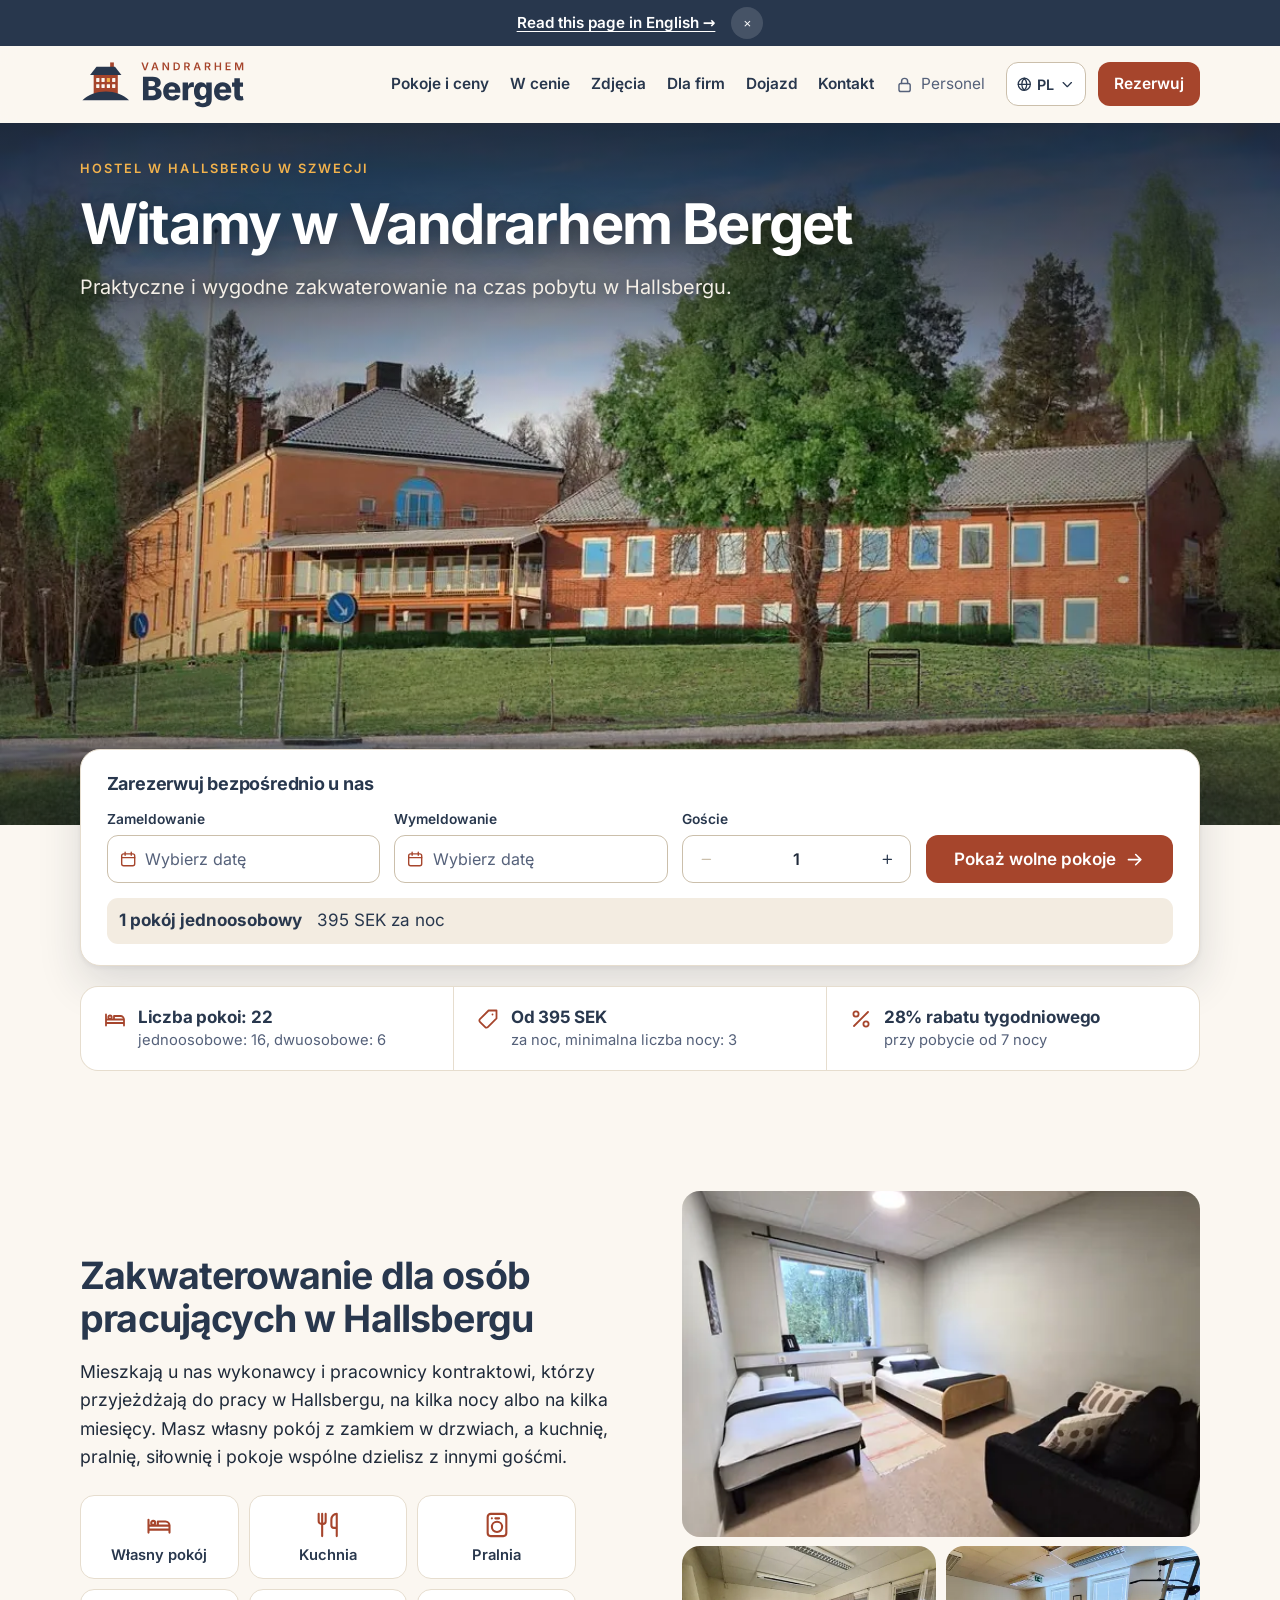
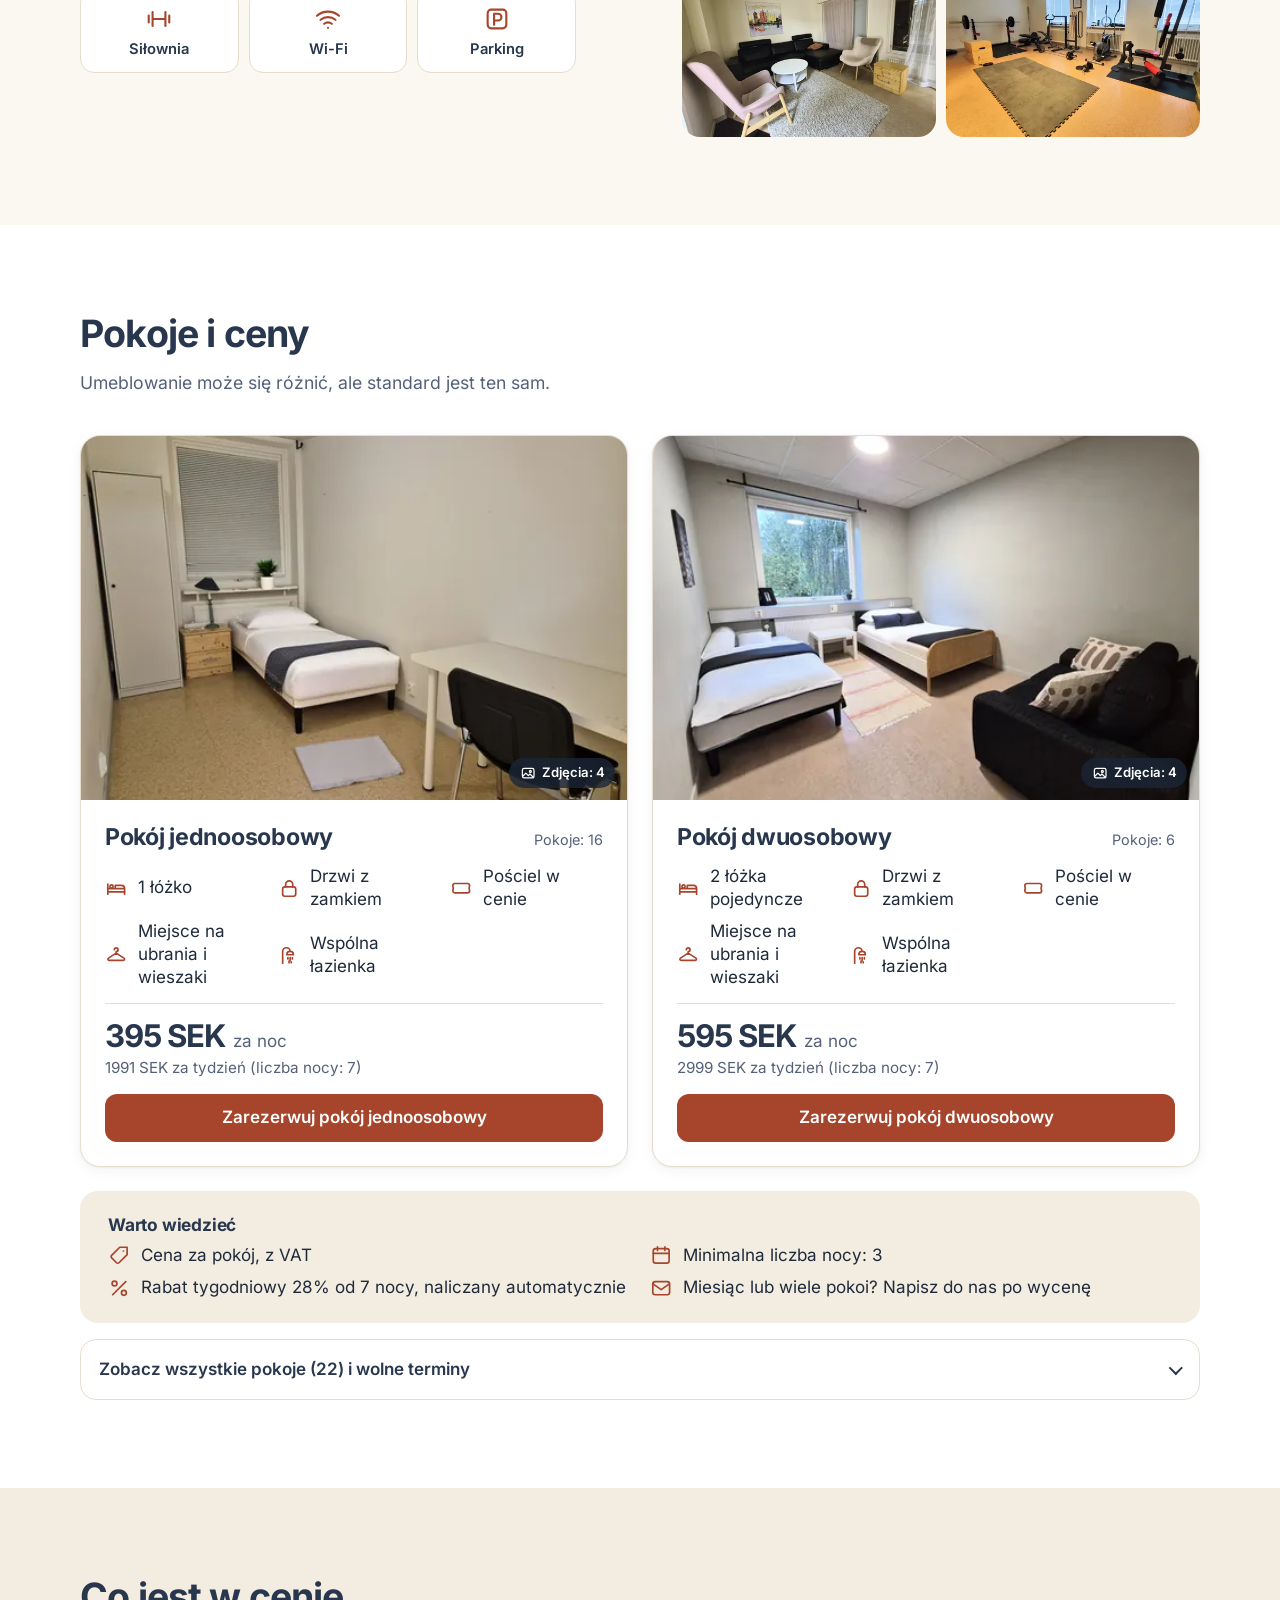
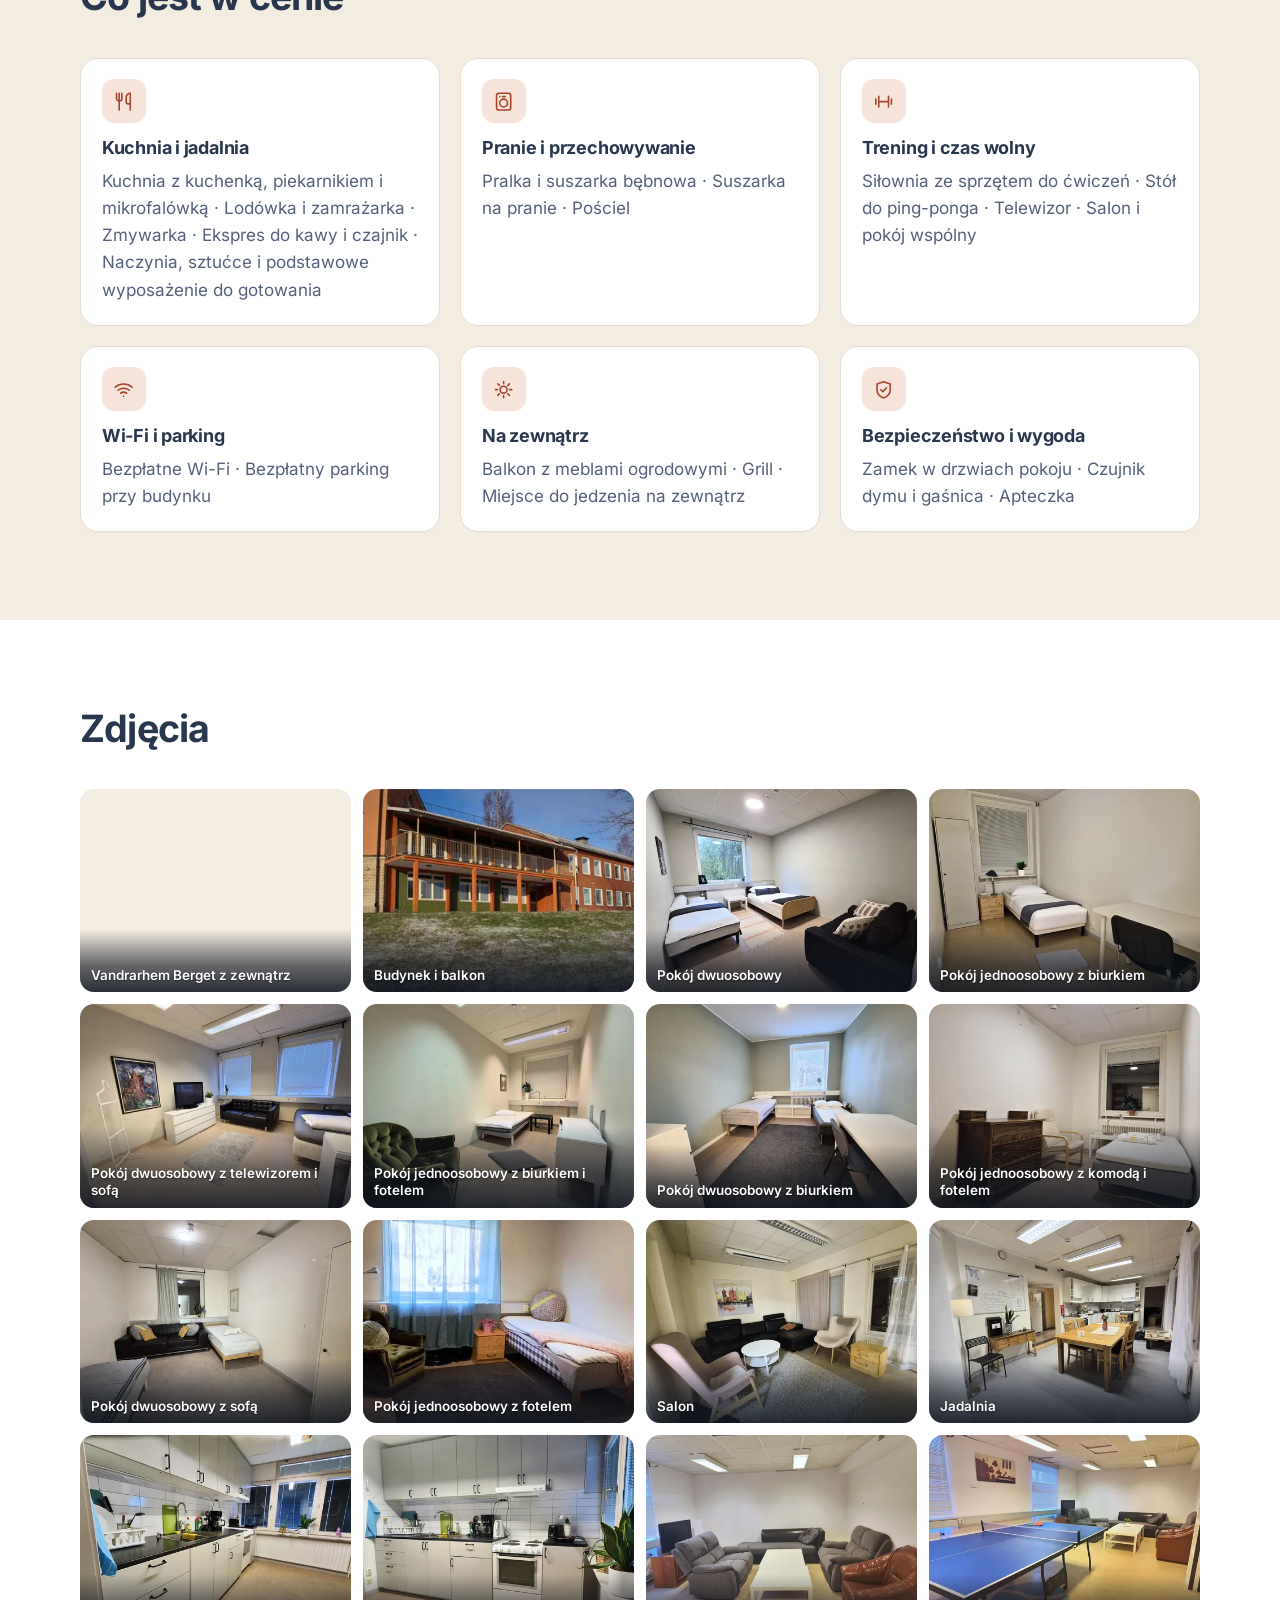
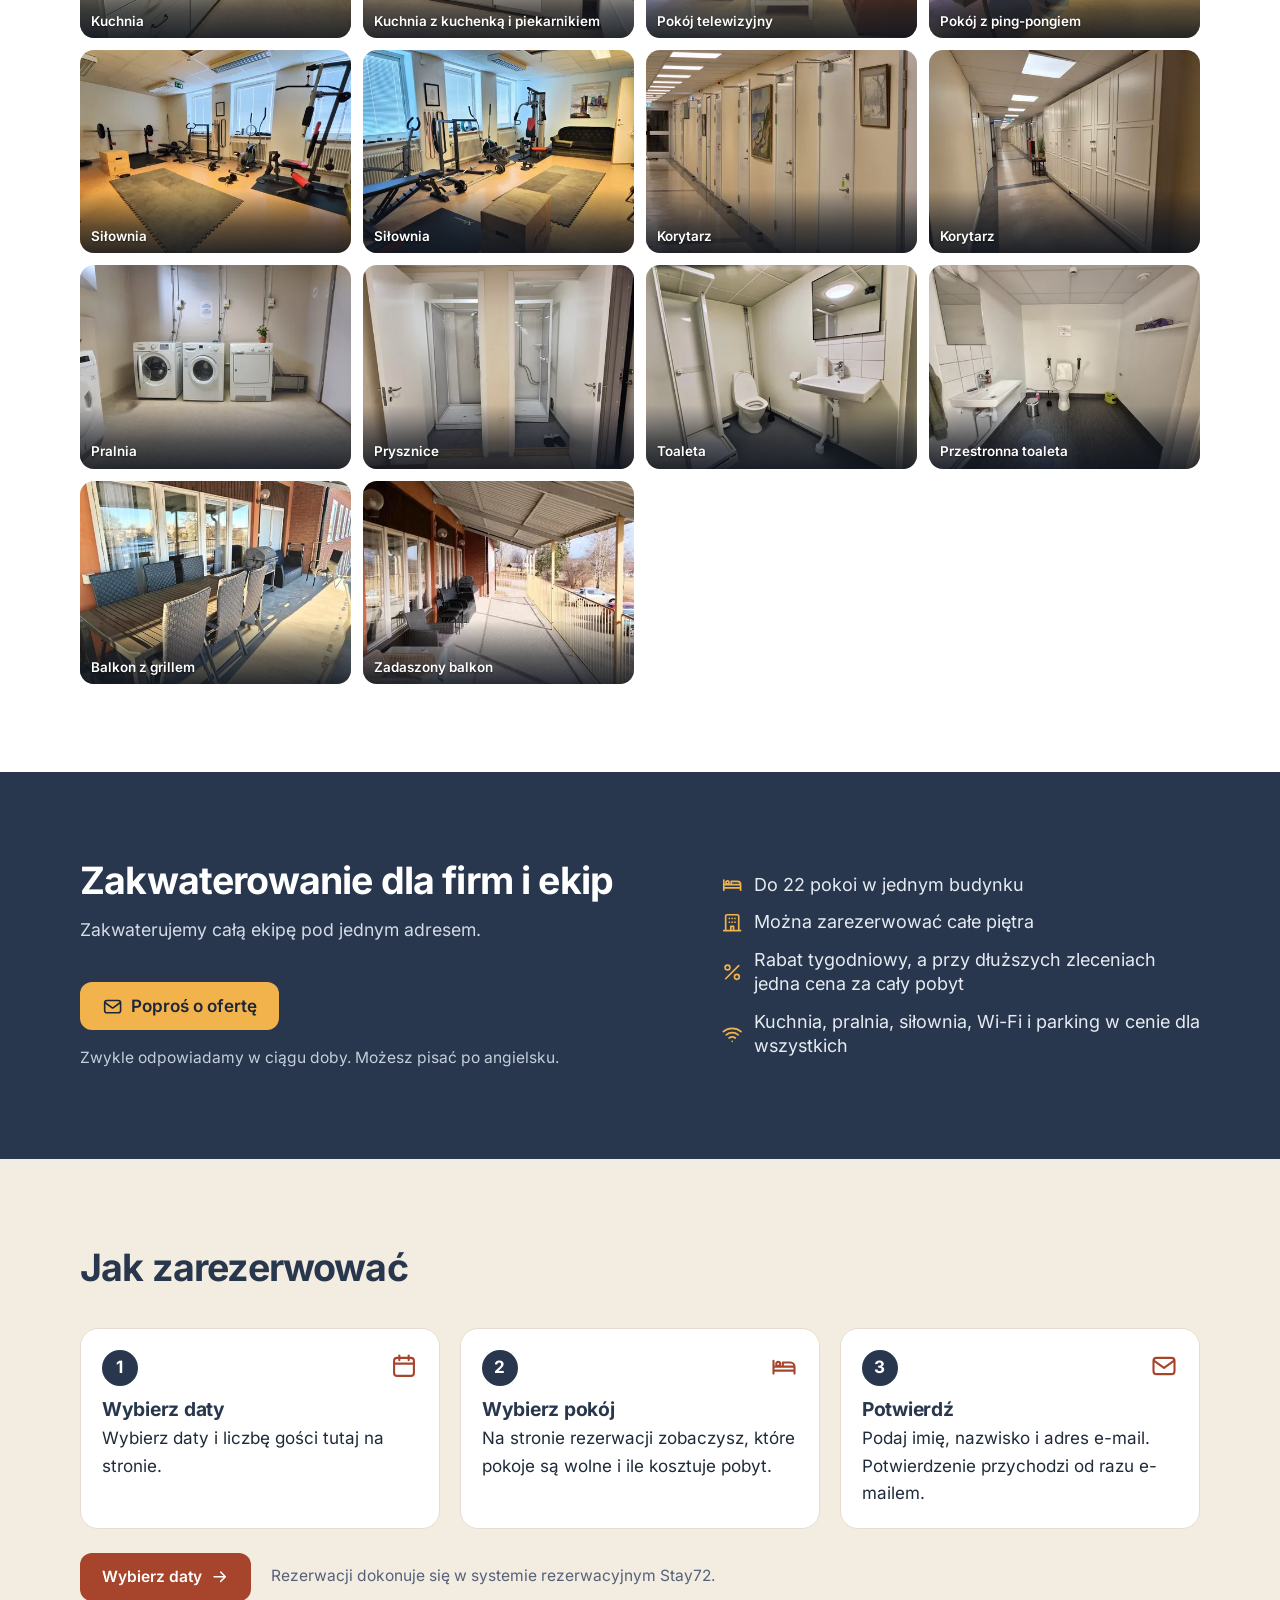
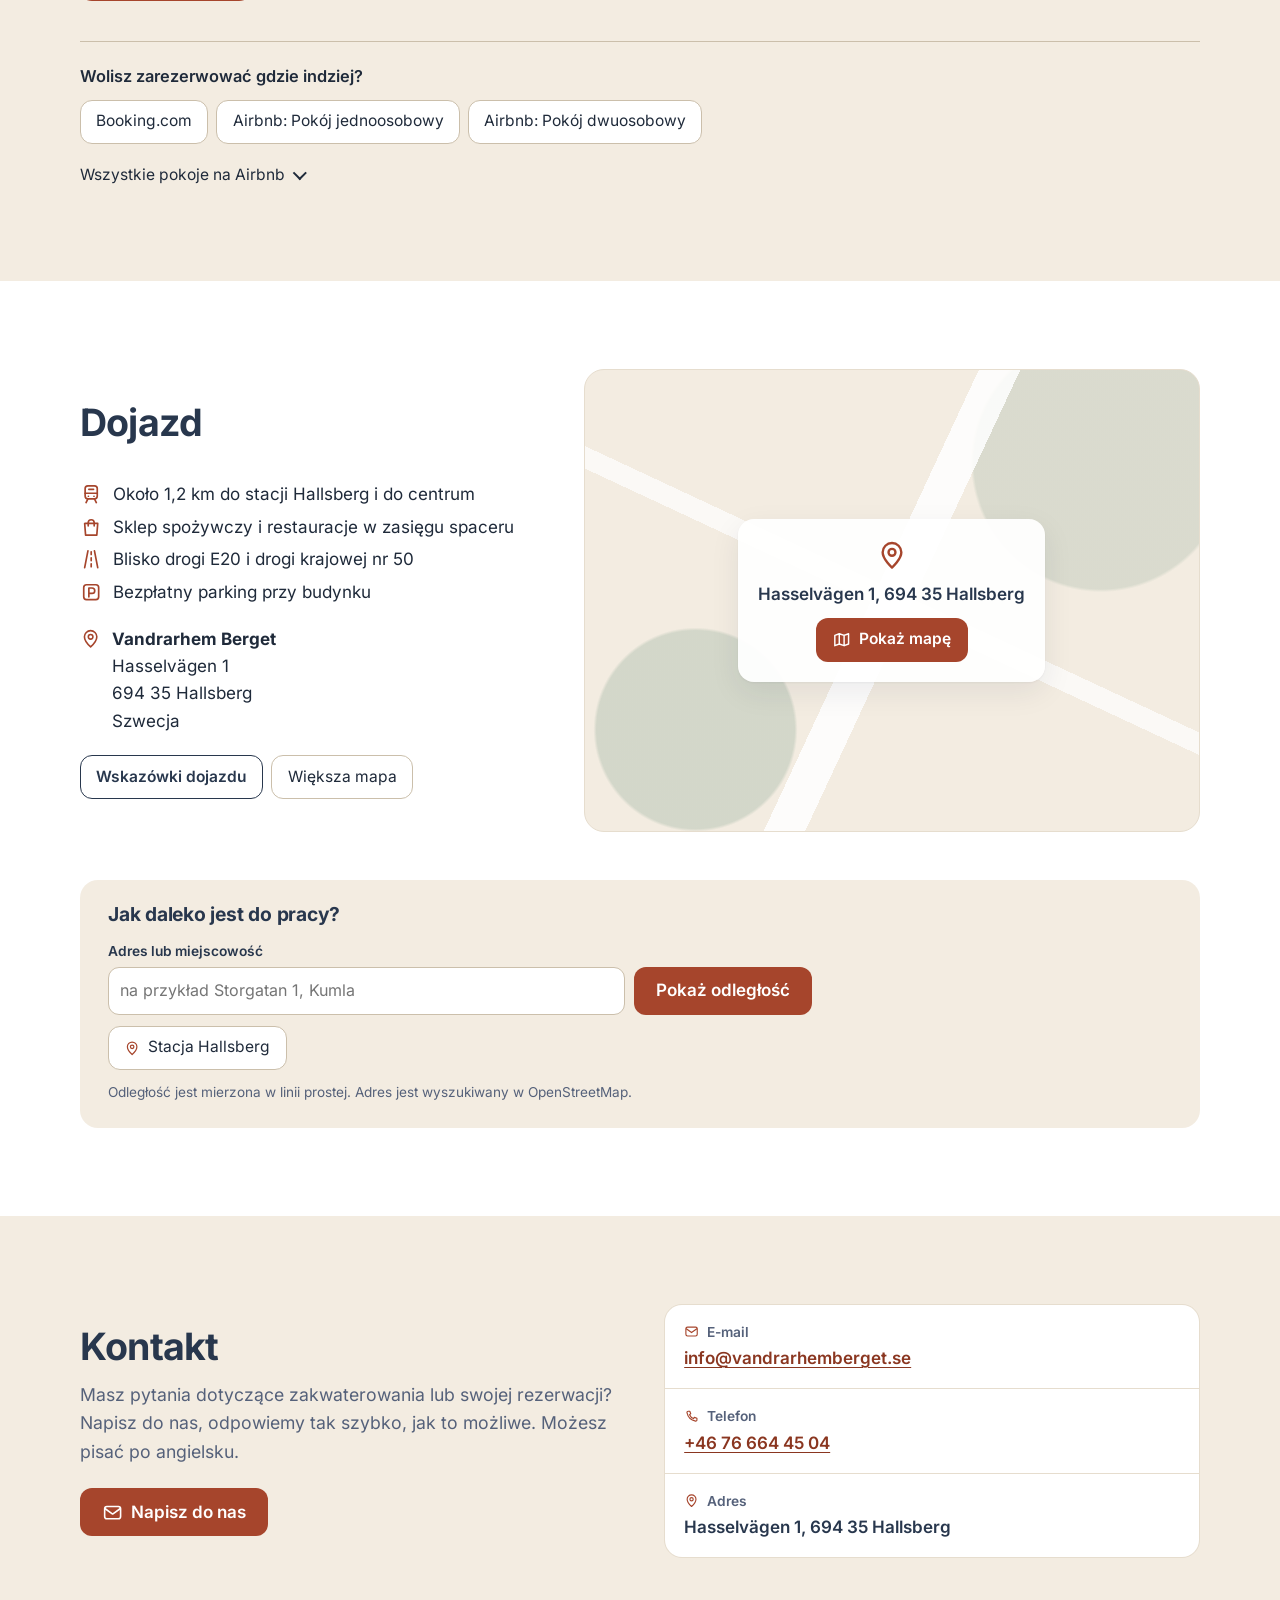
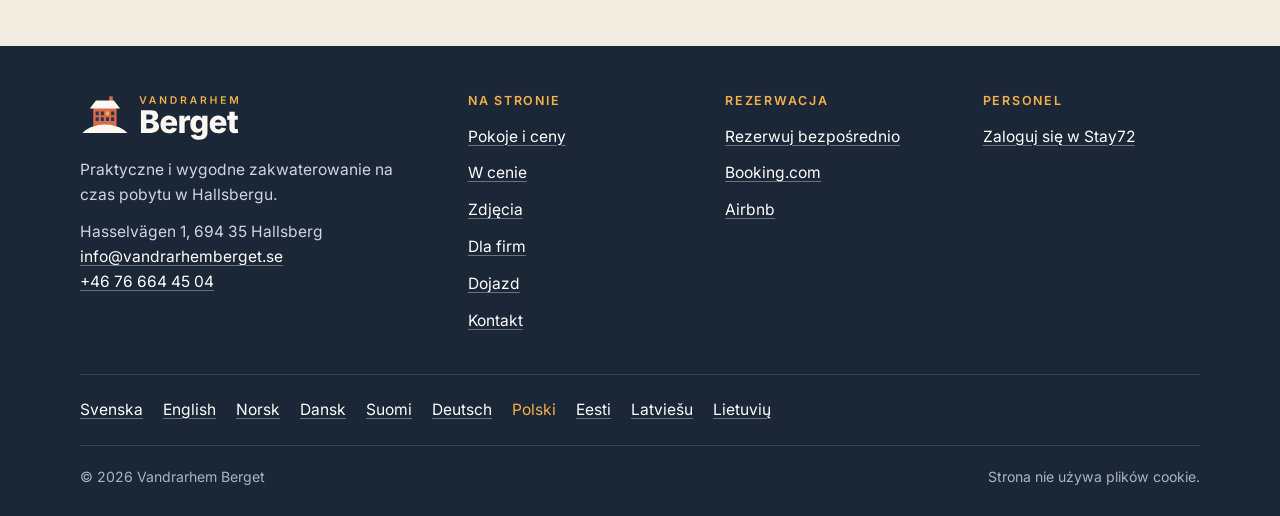
<file: pl/index.html>
<!doctype html>
<html lang="pl">
<head>
<meta charset="utf-8">
<meta name="viewport" content="width=device-width, initial-scale=1">
<title>Vandrarhem Berget – kwatery pracownicze w Hallsbergu w Szwecji</title>
<meta name="description" content="Noclegi dla pracowników w Hallsbergu w Szwecji: dla firm, wykonawców i całych ekip. Pokój jednoosobowy 395 SEK, pokój dwuosobowy 595 SEK za noc. Wi-Fi, kuchnia, pralnia, siłownia i parking w cenie. Rezerwuj bezpośrednio.">
<link rel="canonical" href="https://vandrarhemberget.se/pl/">
<link rel="alternate" hreflang="sv" href="https://vandrarhemberget.se/">
<link rel="alternate" hreflang="en" href="https://vandrarhemberget.se/en/">
<link rel="alternate" hreflang="nb" href="https://vandrarhemberget.se/nb/">
<link rel="alternate" hreflang="da" href="https://vandrarhemberget.se/da/">
<link rel="alternate" hreflang="fi" href="https://vandrarhemberget.se/fi/">
<link rel="alternate" hreflang="de" href="https://vandrarhemberget.se/de/">
<link rel="alternate" hreflang="pl" href="https://vandrarhemberget.se/pl/">
<link rel="alternate" hreflang="et" href="https://vandrarhemberget.se/et/">
<link rel="alternate" hreflang="lv" href="https://vandrarhemberget.se/lv/">
<link rel="alternate" hreflang="lt" href="https://vandrarhemberget.se/lt/">
<link rel="alternate" hreflang="x-default" href="https://vandrarhemberget.se/en/">
<meta name="theme-color" content="#FBF7F1">
<meta name="format-detection" content="telephone=no">
<link rel="icon" href="../favicon.ico" sizes="48x48">
<link rel="icon" href="../assets/ikon.svg" type="image/svg+xml">
<link rel="apple-touch-icon" href="../assets/ikon-180.png">
<link rel="manifest" href="../site.webmanifest">
<link rel="preload" href="../assets/typsnitt/inter-latin-400.woff2" as="font" type="font/woff2" crossorigin>
<link rel="preload" href="../assets/typsnitt/inter-latin-700.woff2" as="font" type="font/woff2" crossorigin>
<link rel="stylesheet" href="../assets/stil.4bacdb4d.css">
<meta property="og:type" content="website">
<meta property="og:site_name" content="Vandrarhem Berget">
<meta property="og:title" content="Vandrarhem Berget – kwatery pracownicze w Hallsbergu w Szwecji">
<meta property="og:description" content="Noclegi dla pracowników w Hallsbergu w Szwecji: dla firm, wykonawców i całych ekip. Pokój jednoosobowy 395 SEK, pokój dwuosobowy 595 SEK za noc. Wi-Fi, kuchnia, pralnia, siłownia i parking w cenie. Rezerwuj bezpośrednio.">
<meta property="og:locale" content="pl_PL">
<meta property="og:locale:alternate" content="sv_SE">
<meta property="og:locale:alternate" content="en_GB">
<meta property="og:locale:alternate" content="nb_NO">
<meta property="og:locale:alternate" content="da_DK">
<meta property="og:locale:alternate" content="fi_FI">
<meta property="og:locale:alternate" content="de_DE">
<meta property="og:locale:alternate" content="et_EE">
<meta property="og:locale:alternate" content="lv_LV">
<meta property="og:locale:alternate" content="lt_LT">
<meta property="og:url" content="https://vandrarhemberget.se/pl/">
<meta property="og:image" content="https://vandrarhemberget.se/bilder/utsida-huset-1180.jpg?v=1707d518">
<meta property="og:image:width" content="1180">
<meta property="og:image:height" content="651">
<meta property="og:image:alt" content="Vandrarhem Berget z zewnątrz">
<meta name="twitter:card" content="summary_large_image">
<script type="application/ld+json">{"@context":"https://schema.org","@type":"Hostel","name":"Vandrarhem Berget","description":"Noclegi dla pracowników w Hallsbergu w Szwecji: dla firm, wykonawców i całych ekip. Pokój jednoosobowy 395 SEK, pokój dwuosobowy 595 SEK za noc. Wi-Fi, kuchnia, pralnia, siłownia i parking w cenie. Rezerwuj bezpośrednio.","inLanguage":"pl","@id":"https://vandrarhemberget.se/#vandrarhem","url":"https://vandrarhemberget.se/pl/","image":["https://vandrarhemberget.se/bilder/utsida-huset-1180.jpg?v=1707d518","https://vandrarhemberget.se/bilder/utsida-huset-1180.jpg?v=1707d518","https://vandrarhemberget.se/bilder/utsida-balkongen-1220.jpg?v=98ddb11a","https://vandrarhemberget.se/bilder/tvabaddsrum-dagsljus-1600.jpg?v=fdbbbce8","https://vandrarhemberget.se/bilder/enkelrum-skrivbord-garderob-1600.jpg?v=13ac3ef3","https://vandrarhemberget.se/bilder/tvabaddsrum-tv-soffa-1600.jpg?v=26abb7e6","https://vandrarhemberget.se/bilder/enkelrum-skrivbord-fatolj-1600.jpg?v=654260d3","https://vandrarhemberget.se/bilder/tvabaddsrum-grona-vaggar-1600.jpg?v=19bbdcdc"],"logo":"https://vandrarhemberget.se/assets/ikon-512.png","address":{"@type":"PostalAddress","streetAddress":"Hasselvägen 1","postalCode":"694 35","addressLocality":"Hallsberg","addressRegion":"Örebro län","addressCountry":"SE"},"geo":{"@type":"GeoCoordinates","latitude":59.0683191,"longitude":15.0914269},"email":"info@vandrarhemberget.se","telephone":"+46 76 664 45 04","priceRange":"395–595 SEK","currenciesAccepted":"SEK","numberOfRooms":22,"audience":{"@type":"BusinessAudience","name":"Zakwaterowanie dla firm i ekip"},"amenityFeature":[{"@type":"LocationFeatureSpecification","name":"Kuchnia z kuchenką, piekarnikiem i mikrofalówką","value":true},{"@type":"LocationFeatureSpecification","name":"Lodówka i zamrażarka","value":true},{"@type":"LocationFeatureSpecification","name":"Zmywarka","value":true},{"@type":"LocationFeatureSpecification","name":"Ekspres do kawy i czajnik","value":true},{"@type":"LocationFeatureSpecification","name":"Naczynia, sztućce i podstawowe wyposażenie do gotowania","value":true},{"@type":"LocationFeatureSpecification","name":"Pralka i suszarka bębnowa","value":true},{"@type":"LocationFeatureSpecification","name":"Suszarka na pranie","value":true},{"@type":"LocationFeatureSpecification","name":"Pościel","value":true},{"@type":"LocationFeatureSpecification","name":"Siłownia ze sprzętem do ćwiczeń","value":true},{"@type":"LocationFeatureSpecification","name":"Stół do ping-ponga","value":true},{"@type":"LocationFeatureSpecification","name":"Telewizor","value":true},{"@type":"LocationFeatureSpecification","name":"Salon i pokój wspólny","value":true},{"@type":"LocationFeatureSpecification","name":"Bezpłatne Wi-Fi","value":true},{"@type":"LocationFeatureSpecification","name":"Bezpłatny parking przy budynku","value":true},{"@type":"LocationFeatureSpecification","name":"Balkon z meblami ogrodowymi","value":true},{"@type":"LocationFeatureSpecification","name":"Grill","value":true},{"@type":"LocationFeatureSpecification","name":"Miejsce do jedzenia na zewnątrz","value":true},{"@type":"LocationFeatureSpecification","name":"Zamek w drzwiach pokoju","value":true},{"@type":"LocationFeatureSpecification","name":"Czujnik dymu i gaśnica","value":true},{"@type":"LocationFeatureSpecification","name":"Apteczka","value":true}],"containsPlace":[{"@type":"HotelRoom","name":"Pokój jednoosobowy","description":"1 łóżko, Drzwi z zamkiem, Pościel w cenie, Miejsce na ubrania i wieszaki, Wspólna łazienka","occupancy":{"@type":"QuantitativeValue","maxValue":1,"unitCode":"C62"},"bed":{"@type":"BedDetails","typeOfBed":"Single","numberOfBeds":1}},{"@type":"HotelRoom","name":"Pokój dwuosobowy","description":"2 łóżka pojedyncze, Drzwi z zamkiem, Pościel w cenie, Miejsce na ubrania i wieszaki, Wspólna łazienka","occupancy":{"@type":"QuantitativeValue","maxValue":2,"unitCode":"C62"},"bed":{"@type":"BedDetails","typeOfBed":"Single","numberOfBeds":2}}],"makesOffer":[{"@type":"Offer","name":"Pokój jednoosobowy","url":"https://app.stay72.com/book/centralunity-holding-ab-1","availability":"https://schema.org/InStock","priceSpecification":{"@type":"UnitPriceSpecification","price":395,"priceCurrency":"SEK","unitCode":"DAY","valueAddedTaxIncluded":true},"eligibleDuration":{"@type":"QuantitativeValue","minValue":3,"unitCode":"DAY"}},{"@type":"Offer","name":"Pokój dwuosobowy","url":"https://app.stay72.com/book/centralunity-holding-ab-1","availability":"https://schema.org/InStock","priceSpecification":{"@type":"UnitPriceSpecification","price":595,"priceCurrency":"SEK","unitCode":"DAY","valueAddedTaxIncluded":true},"eligibleDuration":{"@type":"QuantitativeValue","minValue":3,"unitCode":"DAY"}}],"potentialAction":{"@type":"ReserveAction","target":{"@type":"EntryPoint","urlTemplate":"https://app.stay72.com/book/centralunity-holding-ab-1","inLanguage":"sv"},"result":{"@type":"LodgingReservation","name":"Vandrarhem Berget"}},"sameAs":["https://www.booking.com/hotel/se/vandrarhem-berget.sv.html?lang=sv"]}</script>
<script type="application/json" id="sidinfo">{"sprak":"pl","talformat":"pl-PL","minNatter":3,"rabatt":28,"rabattFran":7,"rum":{"enkel":{"antal":16,"pris":395},"dubbel":{"antal":6,"pris":595}},"stay72":"https://app.stay72.com/book/centralunity-holding-ab-1","stay72Skript":"https://app.stay72.com/embed/stay72-booking.js","adress":"Hasselvägen 1, 694 35 Hallsberg","plats":{"lat":59.0683191,"lon":15.0914269},"station":{"lat":59.0671196,"lon":15.1107975},"andraSprak":[{"kod":"sv","text":"Läs sidan på svenska","lank":"../"},{"kod":"en","text":"Read this page in English","lank":"../en/"},{"kod":"nb","text":"Les siden på norsk","lank":"../nb/"},{"kod":"da","text":"Læs siden på dansk","lank":"../da/"},{"kod":"fi","text":"Lue tämä sivu suomeksi","lank":"../fi/"},{"kod":"de","text":"Diese Seite auf Deutsch lesen","lank":"../de/"},{"kod":"et","text":"Loe seda lehte eesti keeles","lank":"../et/"},{"kod":"lv","text":"Lasīt šo lapu latviski","lank":"../lv/"},{"kod":"lt","text":"Skaityti šį puslapį lietuviškai","lank":"../lt/"}],"t":{"valjIn":"Wybierz datę zameldowania","valjUt":"Wybierz datę wymeldowania","minst":"Minimalna liczba nocy: 3","natter":"one:{n} noc|few:{n} noce|many:{n} nocy|other:{n} nocy","antalEnkel":"one:{n} pokój jednoosobowy|few:{n} pokoje jednoosobowe|many:{n} pokoi jednoosobowych|other:{n} pokoju jednoosobowego","antalDubbel":"one:{n} pokój dwuosobowy|few:{n} pokoje dwuosobowe|many:{n} pokoi dwuosobowych|other:{n} pokoju dwuosobowego","perNatt":"{pris} SEK za noc","vistelse":"{natter}: {pris} SEK","vistelseRabatt":"{natter}: {pris} SEK z rabatem tygodniowym","felDatum":"Wybierz datę zameldowania i wymeldowania.","felMinst":"Minimalna liczba nocy: 3. Wybierz późniejszą datę wymeldowania.","raknare":"Zdjęcie {nr} z {antal}","allaTitel":"Wszystkie pokoje i wolne terminy","stang":"Zamknij","avstand":{"rubrik":"Jak daleko jest do pracy?","etikett":"Adres lub miejscowość","exempel":"na przykład Storgatan 1, Kumla","knapp":"Pokaż odległość","station":"Stacja Hallsberg","soker":"Szukam …","resultat":"Około {avstand} w linii prostej do: {plats}.","meter":"{n} m","km":"{n} km","vag":"Pokaż trasę i czas dojazdu","felHittas":"Nie znaleźliśmy tego adresu. Spróbuj dodać miejscowość, na przykład „Storgatan 1, Kumla”.","felTeknik":"Nie udało się teraz wyszukać adresu. Trasę można mimo to otworzyć.","not":"Odległość jest mierzona w linii prostej. Adres jest wyszukiwany w OpenStreetMap."}}}</script>
<script src="../assets/app.d2f055d1.js" defer></script>
</head>
<body>
<a class="hoppa" href="#innehall">Przejdź do treści</a>
<div class="sprakrad" data-sprakrad hidden></div>
<header class="topp" data-topp>
  <div class="ram topp__rad">
    <a class="logga" href="#topp" aria-label="Vandrarhem Berget, na początek strony"><svg class="logga__bild" aria-hidden="true" focusable="false" xmlns="http://www.w3.org/2000/svg" viewBox="0 0 206.95 61.65"><g transform="translate(0 -7)"><rect x="17" y="24" width="30" height="26" fill="#A6452C"/><rect x="37.5" y="10" width="4.6" height="7" fill="#A6452C"/><path d="M12.5 25.5 20.5 15.5h23l8 10z" fill="#28374D"/><rect x="20.1" y="29.4" width="4" height="4.8" rx=".5" fill="#FBF7F1"/><rect x="26.7" y="29.4" width="4" height="4.8" rx=".5" fill="#FBF7F1"/><rect x="33.3" y="29.4" width="4" height="4.8" rx=".5" fill="#F2B24C"/><rect x="39.9" y="29.4" width="4" height="4.8" rx=".5" fill="#FBF7F1"/><rect x="20.1" y="37" width="4" height="4.8" rx=".5" fill="#FBF7F1"/><rect x="26.7" y="37" width="4" height="4.8" rx=".5" fill="#FBF7F1"/><rect x="33.3" y="37" width="4" height="4.8" rx=".5" fill="#FBF7F1"/><rect x="39.9" y="37" width="4" height="4.8" rx=".5" fill="#FBF7F1"/><path d="M3 57C17 42.5 47 42.5 61 57z" fill="#28374D"/><path d="M79.77 19.67 76.32 10H78.22L79.94 15.02Q80.18 15.78 80.46 16.76Q80.73 17.74 81.06 18.98H80.7Q81.02 17.72 81.29 16.75Q81.56 15.78 81.79 15.02L83.45 10H85.35L81.96 19.67ZM88.63 19.67 92 10H94.2L97.65 19.67H95.75L94.03 14.65Q93.78 13.87 93.51 12.89Q93.23 11.9 92.9 10.65H93.27Q92.94 11.92 92.68 12.91Q92.42 13.89 92.18 14.65L90.52 19.67ZM90.59 17.27V15.88H95.68V17.27ZM102.58 19.67V10H104.54L107.88 15.33Q108.09 15.66 108.32 16.08Q108.55 16.5 108.81 17.01Q109.06 17.53 109.3 18.16H109.11Q109.06 17.61 109.03 17.04Q108.99 16.46 108.98 15.95Q108.96 15.43 108.96 15.07V10H110.72V19.67H108.75L105.74 14.87Q105.45 14.41 105.2 13.97Q104.95 13.52 104.65 12.95Q104.36 12.39 103.95 11.59H104.19Q104.23 12.3 104.27 12.93Q104.3 13.56 104.32 14.06Q104.34 14.56 104.34 14.87V19.67ZM119.57 19.67H117.13V18.17H119.49Q120.5 18.17 121.18 17.8Q121.86 17.42 122.2 16.68Q122.54 15.94 122.54 14.82Q122.54 13.72 122.2 12.98Q121.86 12.24 121.19 11.87Q120.53 11.5 119.53 11.5H117.08V10H119.64Q121.08 10 122.11 10.58Q123.14 11.16 123.69 12.24Q124.25 13.32 124.25 14.82Q124.25 16.33 123.69 17.42Q123.14 18.51 122.09 19.09Q121.04 19.67 119.57 19.67ZM118.04 10V19.67H116.3V10ZM129.53 19.67V10H133.15Q134.26 10 135.01 10.39Q135.77 10.78 136.16 11.48Q136.55 12.18 136.55 13.1Q136.55 14.02 136.16 14.7Q135.77 15.38 135 15.75Q134.24 16.12 133.12 16.12H130.54V14.69H132.89Q133.55 14.69 133.96 14.5Q134.38 14.32 134.58 13.96Q134.78 13.6 134.78 13.1Q134.78 12.58 134.58 12.21Q134.38 11.84 133.96 11.65Q133.54 11.46 132.88 11.46H131.27V19.67ZM134.97 19.67 132.62 15.28H134.52L136.91 19.67ZM141.19 19.67 144.56 10H146.76L150.21 19.67H148.31L146.59 14.65Q146.34 13.87 146.07 12.89Q145.79 11.9 145.46 10.65H145.83Q145.5 11.92 145.24 12.91Q144.98 13.89 144.74 14.65L143.08 19.67ZM143.16 17.27V15.88H148.25V17.27ZM155.14 19.67V10H158.75Q159.86 10 160.62 10.39Q161.38 10.78 161.77 11.48Q162.16 12.18 162.16 13.1Q162.16 14.02 161.77 14.7Q161.37 15.38 160.61 15.75Q159.84 16.12 158.73 16.12H156.15V14.69H158.5Q159.16 14.69 159.57 14.5Q159.99 14.32 160.19 13.96Q160.39 13.6 160.39 13.1Q160.39 12.58 160.19 12.21Q159.99 11.84 159.57 11.65Q159.15 11.46 158.49 11.46H156.87V19.67ZM160.58 19.67 158.23 15.28H160.12L162.52 19.67ZM167.44 19.67V10H169.18V14H173.67V10H175.4V19.67H173.67V15.46H169.18V19.67ZM180.99 19.67V10H187.27V11.46H182.72V14.07H186.93V15.51H182.72V18.21H187.29V19.67ZM192.67 19.67V10H195.28L197.11 14.99Q197.21 15.27 197.33 15.71Q197.45 16.14 197.57 16.65Q197.7 17.16 197.81 17.64Q197.93 18.12 198.01 18.49H197.66Q197.73 18.13 197.85 17.65Q197.96 17.18 198.09 16.67Q198.21 16.16 198.33 15.72Q198.45 15.28 198.54 14.99L200.36 10H202.97V19.67H201.25V14.79Q201.25 14.48 201.26 14.04Q201.26 13.6 201.27 13.09Q201.29 12.58 201.3 12.07Q201.31 11.55 201.31 11.09H201.44Q201.31 11.6 201.15 12.13Q201 12.67 200.85 13.17Q200.7 13.67 200.57 14.1Q200.44 14.52 200.34 14.79L198.56 19.67H197.09L195.28 14.79Q195.18 14.52 195.05 14.11Q194.91 13.69 194.76 13.19Q194.61 12.69 194.46 12.15Q194.3 11.61 194.15 11.09H194.3Q194.3 11.52 194.32 12.03Q194.33 12.54 194.34 13.05Q194.35 13.56 194.36 14.01Q194.37 14.47 194.37 14.79V19.67Z" fill="#A6452C"/><path d="M78.28 57V27.72H90.43Q93.69 27.72 95.91 28.66Q98.13 29.6 99.24 31.26Q100.35 32.92 100.35 35.15Q100.35 36.82 99.65 38.12Q98.96 39.43 97.73 40.28Q96.5 41.14 94.91 41.47V41.79Q96.66 41.85 98.16 42.72Q99.66 43.6 100.58 45.15Q101.49 46.7 101.49 48.82Q101.49 51.18 100.3 53.03Q99.11 54.88 96.85 55.94Q94.59 57 91.33 57ZM85.22 51.4H89.7Q92.04 51.4 93.15 50.5Q94.26 49.61 94.26 48.04Q94.26 46.9 93.73 46.05Q93.2 45.21 92.2 44.75Q91.21 44.28 89.84 44.28H85.22ZM85.22 39.78H89.25Q90.41 39.78 91.32 39.39Q92.23 39 92.75 38.26Q93.28 37.52 93.28 36.46Q93.28 34.99 92.21 34.12Q91.15 33.26 89.36 33.26H85.22ZM114.44 57.41Q111 57.41 108.51 56.05Q106.01 54.68 104.68 52.15Q103.36 49.61 103.36 46.09Q103.36 42.71 104.68 40.16Q106.01 37.6 108.45 36.18Q110.89 34.75 114.19 34.75Q116.51 34.75 118.44 35.48Q120.38 36.21 121.8 37.63Q123.23 39.06 124 41.14Q124.78 43.22 124.78 45.95V47.68H105.8V43.69H121.52L118.31 44.64Q118.31 43.11 117.85 42Q117.39 40.9 116.49 40.31Q115.58 39.72 114.25 39.72Q112.91 39.72 111.99 40.32Q111.06 40.92 110.58 41.99Q110.1 43.07 110.1 44.5V47.37Q110.1 49.06 110.66 50.19Q111.22 51.32 112.22 51.88Q113.22 52.44 114.56 52.44Q115.48 52.44 116.24 52.18Q117 51.93 117.54 51.42Q118.08 50.91 118.35 50.18L124.47 51.18Q123.92 53.07 122.57 54.47Q121.22 55.88 119.17 56.65Q117.12 57.41 114.44 57.41ZM127.57 57V35.03H134.23V39.04H134.47Q135.06 36.86 136.43 35.8Q137.79 34.75 139.6 34.75Q140.07 34.75 140.59 34.81Q141.11 34.87 141.55 34.99V40.96Q141.05 40.79 140.26 40.7Q139.46 40.61 138.83 40.61Q137.58 40.61 136.57 41.17Q135.57 41.73 135 42.71Q134.43 43.69 134.43 45.01V57ZM152.67 65.69Q149.8 65.69 147.66 64.96Q145.52 64.23 144.19 62.94Q142.86 61.64 142.47 59.93L148.42 58.71Q148.62 59.3 149.15 59.8Q149.68 60.3 150.55 60.61Q151.41 60.91 152.63 60.91Q154.73 60.91 155.86 59.97Q156.99 59.02 156.99 57.06V53.17H156.46Q156.07 54.15 155.29 54.96Q154.52 55.76 153.33 56.23Q152.14 56.71 150.51 56.71Q148.09 56.71 146.1 55.58Q144.1 54.45 142.9 52.08Q141.7 49.71 141.7 46.01Q141.7 42.16 142.94 39.67Q144.18 37.17 146.17 35.96Q148.17 34.75 150.49 34.75Q152.24 34.75 153.49 35.34Q154.73 35.93 155.55 36.87Q156.36 37.8 156.78 38.8H156.97V35.03H163.75V56.51Q163.75 59.54 162.35 61.58Q160.94 63.62 158.45 64.65Q155.95 65.69 152.67 65.69ZM152.85 51.67Q154.16 51.67 155.09 51.01Q156.01 50.34 156.5 49.05Q156.99 47.76 156.99 45.99Q156.99 44.19 156.5 42.87Q156.01 41.55 155.1 40.84Q154.18 40.12 152.85 40.12Q151.53 40.12 150.62 40.85Q149.7 41.59 149.23 42.91Q148.76 44.23 148.76 45.99Q148.76 47.76 149.23 49.04Q149.7 50.32 150.62 51Q151.53 51.67 152.85 51.67ZM177.71 57.41Q174.27 57.41 171.77 56.05Q169.28 54.68 167.95 52.15Q166.62 49.61 166.62 46.09Q166.62 42.71 167.95 40.16Q169.28 37.6 171.71 36.18Q174.15 34.75 177.45 34.75Q179.77 34.75 181.71 35.48Q183.64 36.21 185.07 37.63Q186.49 39.06 187.27 41.14Q188.05 43.22 188.05 45.95V47.68H169.06V43.69H184.78L181.58 44.64Q181.58 43.11 181.12 42Q180.66 40.9 179.75 40.31Q178.85 39.72 177.51 39.72Q176.18 39.72 175.25 40.32Q174.33 40.92 173.85 41.99Q173.37 43.07 173.37 44.5V47.37Q173.37 49.06 173.93 50.19Q174.49 51.32 175.49 51.88Q176.49 52.44 177.83 52.44Q178.75 52.44 179.51 52.18Q180.26 51.93 180.8 51.42Q181.34 50.91 181.62 50.18L187.73 51.18Q187.18 53.07 185.84 54.47Q184.49 55.88 182.44 56.65Q180.38 57.41 177.71 57.41ZM202.69 35.03V40.12H188.97V35.03ZM191.88 29.8H198.74V50.28Q198.74 51.14 199.15 51.57Q199.56 51.99 200.49 51.99Q200.84 51.99 201.48 51.91Q202.12 51.83 202.39 51.75L203.28 56.74Q202.12 57.08 201.04 57.2Q199.96 57.31 198.99 57.31Q195.5 57.31 193.69 55.67Q191.88 54.03 191.88 50.89Z" fill="#28374D"/></g></svg></a>
    <details class="sprakval" data-sprakval>
      <summary aria-label="Język: Polski"><svg class="ikon" viewBox="0 0 24 24" width="24" height="24" fill="none" stroke="currentColor" stroke-width="1.8" stroke-linecap="round" stroke-linejoin="round" aria-hidden="true" focusable="false"><circle cx="12" cy="12" r="8.8"/><path d="M3.2 12h17.6M12 3.2c2.4 2.5 3.7 5.4 3.7 8.8s-1.3 6.3-3.7 8.8c-2.4-2.5-3.7-5.4-3.7-8.8s1.3-6.3 3.7-8.8Z"/></svg><span>PL</span><svg class="ikon sprakval__pil" viewBox="0 0 24 24" width="24" height="24" fill="none" stroke="currentColor" stroke-width="1.8" stroke-linecap="round" stroke-linejoin="round" aria-hidden="true" focusable="false"><path d="m6 9.5 6 6 6-6"/></svg></summary>
      <ul>
        <li><a href="../" lang="sv" hreflang="sv">Svenska</a></li>
        <li><a href="../en/" lang="en" hreflang="en">English</a></li>
        <li><a href="../nb/" lang="nb" hreflang="nb">Norsk</a></li>
        <li><a href="../da/" lang="da" hreflang="da">Dansk</a></li>
        <li><a href="../fi/" lang="fi" hreflang="fi">Suomi</a></li>
        <li><a href="../de/" lang="de" hreflang="de">Deutsch</a></li>
        <li><a href="../pl/" lang="pl" aria-current="true">Polski</a></li>
        <li><a href="../et/" lang="et" hreflang="et">Eesti</a></li>
        <li><a href="../lv/" lang="lv" hreflang="lv">Latviešu</a></li>
        <li><a href="../lt/" lang="lt" hreflang="lt">Lietuvių</a></li>
      </ul>
    </details>
    <a class="knapp knapp--primar knapp--liten topp__boka" href="#boka">Rezerwuj</a>
    <button class="menyknapp" type="button" aria-expanded="false" aria-controls="meny" data-menyknapp>
      <span class="dold">Menu</span><svg class="ikon menyknapp__oppna" viewBox="0 0 24 24" width="24" height="24" fill="none" stroke="currentColor" stroke-width="1.8" stroke-linecap="round" stroke-linejoin="round" aria-hidden="true" focusable="false"><path d="M4 7h16M4 12h16M4 17h16"/></svg><svg class="ikon menyknapp__stang" viewBox="0 0 24 24" width="24" height="24" fill="none" stroke="currentColor" stroke-width="1.8" stroke-linecap="round" stroke-linejoin="round" aria-hidden="true" focusable="false"><path d="m6 6 12 12M18 6 6 18"/></svg>
    </button>
    <nav class="meny" id="meny" aria-label="Menu" data-meny>
      <ul>
        <li><a href="#rum">Pokoje i ceny</a></li>
        <li><a href="#ingar">W cenie</a></li>
        <li><a href="#bilder">Zdjęcia</a></li>
        <li><a href="#foretag">Dla firm</a></li>
        <li><a href="#hitta-hit">Dojazd</a></li>
        <li><a href="#kontakt">Kontakt</a></li>
        <li><a class="meny__personal" href="https://app.stay72.com/login" rel="nofollow" title="Logowanie dla personelu, w Stay72"><svg class="ikon" viewBox="0 0 24 24" width="24" height="24" fill="none" stroke="currentColor" stroke-width="1.8" stroke-linecap="round" stroke-linejoin="round" aria-hidden="true" focusable="false"><rect x="5" y="10.6" width="14" height="10" rx="2.3"/><path d="M8.2 10.6V8a3.8 3.8 0 0 1 7.6 0v2.6"/></svg>Personel</a></li>
      </ul>
    </nav>
  </div>
</header>
<main id="innehall">
<section class="start start--foto" id="topp" style="--fokus-smal: 70% 42%; --fokus-bred: 50% 40%">
  <div class="start__fond"><picture><source type="image/webp" srcset="../bilder/utsida-huset-480.webp?v=1707d518 480w, ../bilder/utsida-huset-800.webp?v=1707d518 800w, ../bilder/utsida-huset-1180.webp?v=1707d518 1180w" sizes="100vw"><img src="../bilder/utsida-huset-800.jpg?v=1707d518" alt="Vandrarhem Berget z zewnątrz" width="1180" height="651" fetchpriority="high" decoding="async"></picture></div>
  <div class="ram start__inre">
    <p class="overrubrik">Hostel w Hallsbergu w Szwecji</p>
    <h1>Witamy w Vandrarhem Berget</h1>
    <p class="ingress">Praktyczne i wygodne zakwaterowanie na czas pobytu w Hallsbergu.</p>
  </div>
</section>

<div class="ram bokningsrad">
  <form class="bokning" id="boka" action="https://app.stay72.com/book/centralunity-holding-ab-1" method="get" data-bokning>
    <h2 class="bokning__rubrik">Zarezerwuj bezpośrednio u nas</h2>
    <div class="bokning__rutnat">
      <div class="bokning__datum" data-datum>
        <div class="falt" data-datum-reserv>
          <label for="incheckning">Zameldowanie</label>
          <input type="date" id="incheckning" name="check_in_date" required>
        </div>
        <div class="falt" data-datum-reserv>
          <label for="utcheckning">Wymeldowanie</label>
          <input type="date" id="utcheckning" name="check_out_date" required>
        </div>
        <div class="datumval" data-datumval hidden>
          <div class="falt">
            <span class="falt__etikett" id="datum-in-etikett">Zameldowanie</span>
            <button class="datumknapp ar-tom" type="button" data-datum-knapp="start" aria-labelledby="datum-in-etikett datum-in-varde" aria-haspopup="dialog" aria-expanded="false" aria-controls="kalender"><svg class="ikon" viewBox="0 0 24 24" width="24" height="24" fill="none" stroke="currentColor" stroke-width="1.8" stroke-linecap="round" stroke-linejoin="round" aria-hidden="true" focusable="false"><rect x="3.5" y="5" width="17" height="15.5" rx="2.6"/><path d="M3.5 10h17M8 3v4M16 3v4"/></svg><span id="datum-in-varde" data-datum-varde>Wybierz datę</span></button>
          </div>
          <div class="falt">
            <span class="falt__etikett" id="datum-ut-etikett">Wymeldowanie</span>
            <button class="datumknapp ar-tom" type="button" data-datum-knapp="slut" aria-labelledby="datum-ut-etikett datum-ut-varde" aria-haspopup="dialog" aria-expanded="false" aria-controls="kalender"><svg class="ikon" viewBox="0 0 24 24" width="24" height="24" fill="none" stroke="currentColor" stroke-width="1.8" stroke-linecap="round" stroke-linejoin="round" aria-hidden="true" focusable="false"><rect x="3.5" y="5" width="17" height="15.5" rx="2.6"/><path d="M3.5 10h17M8 3v4M16 3v4"/></svg><span id="datum-ut-varde" data-datum-varde>Wybierz datę</span></button>
          </div>
        </div>
        <div class="kalender" id="kalender" role="dialog" aria-label="Wybierz datę" data-kalender hidden>
          <div class="kalender__topp">
            <button class="kalender__nav" type="button" data-kal-forra aria-label="Poprzedni miesiąc"><svg class="ikon" viewBox="0 0 24 24" width="24" height="24" fill="none" stroke="currentColor" stroke-width="1.8" stroke-linecap="round" stroke-linejoin="round" aria-hidden="true" focusable="false"><path d="m14.5 5.5-6.5 6.5 6.5 6.5"/></svg></button>
            <button class="kalender__nav" type="button" data-kal-nasta aria-label="Następny miesiąc"><svg class="ikon" viewBox="0 0 24 24" width="24" height="24" fill="none" stroke="currentColor" stroke-width="1.8" stroke-linecap="round" stroke-linejoin="round" aria-hidden="true" focusable="false"><path d="m9.5 5.5 6.5 6.5-6.5 6.5"/></svg></button>
          </div>
          <div class="kalender__manader" data-kal-manader></div>
          <div class="kalender__fot">
            <p class="kalender__tips" data-kal-tips aria-live="polite"></p>
            <button class="knapp knapp--tyst knapp--liten" type="button" data-kal-rensa>Wyczyść</button>
            <button class="knapp knapp--primar knapp--liten" type="button" data-kal-klar>Gotowe</button>
          </div>
        </div>
      </div>
      <div class="falt falt--gaster">
        <label for="gaster">Goście</label>
        <div class="stegare">
          <button class="stegare__knapp" type="button" data-gaster-steg="-1" aria-label="Mniej gości" hidden><svg class="ikon" viewBox="0 0 24 24" width="24" height="24" fill="none" stroke="currentColor" stroke-width="1.8" stroke-linecap="round" stroke-linejoin="round" aria-hidden="true" focusable="false"><path d="M6 12h12"/></svg></button>
          <input type="number" id="gaster" name="guests" value="1" min="1" max="500" step="1" inputmode="numeric" required>
          <button class="stegare__knapp" type="button" data-gaster-steg="1" aria-label="Więcej gości" hidden><svg class="ikon" viewBox="0 0 24 24" width="24" height="24" fill="none" stroke="currentColor" stroke-width="1.8" stroke-linecap="round" stroke-linejoin="round" aria-hidden="true" focusable="false"><path d="M12 6v12M6 12h12"/></svg></button>
        </div>
      </div>
      <div class="bokning__svar" data-bokning-svar hidden>
        <p class="bokning__fel" data-bokning-fel role="alert" hidden></p>
        <p class="forslag__rad" data-forslag-ett><strong data-forslag-rum></strong><span data-forslag-pris></span></p>
        <fieldset class="forslag__val" data-forslag-val hidden>
          <legend>Proponowane pokoje</legend>
          <label class="val" data-forslag-id="dela">
            <input type="radio" name="rumsval" value="dela" form="rumsval-utanfor" checked>
            <span class="val__namn">Wspólne pokoje</span>
            <span class="val__rum" data-forslag-rum></span>
            <span class="val__pris" data-forslag-pris></span>
          </label>
          <label class="val" data-forslag-id="eget">
            <input type="radio" name="rumsval" value="eget" form="rumsval-utanfor">
            <span class="val__namn">Osobny pokój dla każdego</span>
            <span class="val__rum" data-forslag-rum></span>
            <span class="val__pris" data-forslag-pris></span>
          </label>
        </fieldset>
        <p class="forslag__stort" data-forslag-stort hidden>Liczba łóżek w hostelu: 28. Mamy też domy i mieszkania w okolicy. Wyślij zapytanie, a przygotujemy propozycję dla całej grupy.</p>
        <p class="forslag__not" data-forslag-flera hidden>Na stronie rezerwacji rezerwujesz pokoje pojedynczo. <a href="https://app.stay72.com/book/centralunity-holding-ab-1" data-forslag-offert hidden>Poproś o ofertę na wszystkie pokoje</a></p>
        <p class="forslag__not" data-forslag-offertnot hidden>Na stronie rezerwacji kliknij „Skicka en förfrågan” (wyślij zapytanie). Daty i liczba osób są już wpisane.</p>
        <p class="dold" data-forslag-las aria-live="polite"></p>
      </div>
      <button class="knapp knapp--primar bokning__knapp" type="submit"><span data-bokning-knapptext data-offert="Poproś o ofertę">Pokaż wolne pokoje</span><svg class="ikon" viewBox="0 0 24 24" width="24" height="24" fill="none" stroke="currentColor" stroke-width="1.8" stroke-linecap="round" stroke-linejoin="round" aria-hidden="true" focusable="false"><path d="M5 12h14M13.2 6.2 19 12l-5.8 5.8"/></svg></button>
    </div>
  </form>
  <form id="rumsval-utanfor" hidden></form>

  <ul class="fakta">
    <li><svg class="ikon" viewBox="0 0 24 24" width="24" height="24" fill="none" stroke="currentColor" stroke-width="1.8" stroke-linecap="round" stroke-linejoin="round" aria-hidden="true" focusable="false"><path d="M3 18.5v-11M3 12.5h18v6M21 12.5a3.5 3.5 0 0 0-3.5-3.5H11v3.5M3 16h18"/><circle cx="7" cy="10.2" r="1.7"/></svg><div><strong>Liczba pokoi: 22</strong><span>jednoosobowe: 16, dwuosobowe: 6</span></div></li>
    <li><svg class="ikon" viewBox="0 0 24 24" width="24" height="24" fill="none" stroke="currentColor" stroke-width="1.8" stroke-linecap="round" stroke-linejoin="round" aria-hidden="true" focusable="false"><path d="M12.6 3.5h7.9v7.9l-8.7 8.7a1.8 1.8 0 0 1-2.6 0l-5.3-5.3a1.8 1.8 0 0 1 0-2.6l8.7-8.7Z"/><path d="M16.5 7.5h.01"/></svg><div><strong>Od 395 SEK</strong><span>za noc, minimalna liczba nocy: 3</span></div></li>
    <li><svg class="ikon" viewBox="0 0 24 24" width="24" height="24" fill="none" stroke="currentColor" stroke-width="1.8" stroke-linecap="round" stroke-linejoin="round" aria-hidden="true" focusable="false"><path d="M19 5 5 19"/><circle cx="7" cy="7" r="2.6"/><circle cx="17" cy="17" r="2.6"/></svg><div><strong>28% rabatu tygodniowego</strong><span>przy pobycie od 7 nocy</span></div></li>
  </ul>
</div>
<section class="avsnitt" id="valkommen">
  <div class="ram valkommen">
    <div>
      <div class="avsnitt__huvud">
        <h2>Zakwaterowanie dla osób pracujących w Hallsbergu</h2>
      </div>
      <p class="valkommen__stycke">Mieszkają u nas wykonawcy i pracownicy kontraktowi, którzy przyjeżdżają do pracy w Hallsbergu, na kilka nocy albo na kilka miesięcy. Masz własny pokój z zamkiem w drzwiach, a kuchnię, pralnię, siłownię i pokoje wspólne dzielisz z innymi gośćmi.</p>
      <ul class="snabbfakta">
        <li><svg class="ikon" viewBox="0 0 24 24" width="24" height="24" fill="none" stroke="currentColor" stroke-width="1.8" stroke-linecap="round" stroke-linejoin="round" aria-hidden="true" focusable="false"><path d="M3 18.5v-11M3 12.5h18v6M21 12.5a3.5 3.5 0 0 0-3.5-3.5H11v3.5M3 16h18"/><circle cx="7" cy="10.2" r="1.7"/></svg><span>Własny pokój</span></li>
        <li><svg class="ikon" viewBox="0 0 24 24" width="24" height="24" fill="none" stroke="currentColor" stroke-width="1.8" stroke-linecap="round" stroke-linejoin="round" aria-hidden="true" focusable="false"><path d="M4 2.5v6.2a2.3 2.3 0 0 0 2.3 2.3h1.4A2.3 2.3 0 0 0 10 8.7V2.5M7 2.5v19M19.5 14.5V2.5a4.6 4.6 0 0 0-4.6 4.6v5.2a2.2 2.2 0 0 0 2.2 2.2h2.4Zm0 0v7"/></svg><span>Kuchnia</span></li>
        <li><svg class="ikon" viewBox="0 0 24 24" width="24" height="24" fill="none" stroke="currentColor" stroke-width="1.8" stroke-linecap="round" stroke-linejoin="round" aria-hidden="true" focusable="false"><rect x="4" y="2.5" width="16" height="19" rx="2.6"/><circle cx="12" cy="13.6" r="4.4"/><path d="M7.6 6.3h.01M10.6 6.3h3.2"/></svg><span>Pralnia</span></li>
        <li><svg class="ikon" viewBox="0 0 24 24" width="24" height="24" fill="none" stroke="currentColor" stroke-width="1.8" stroke-linecap="round" stroke-linejoin="round" aria-hidden="true" focusable="false"><path d="M6.5 6v12M17.5 6v12M3.2 9v6M20.8 9v6M6.5 12h11"/></svg><span>Siłownia</span></li>
        <li><svg class="ikon" viewBox="0 0 24 24" width="24" height="24" fill="none" stroke="currentColor" stroke-width="1.8" stroke-linecap="round" stroke-linejoin="round" aria-hidden="true" focusable="false"><path d="M2.5 9.2a14.6 14.6 0 0 1 19 0M5.6 12.7a10 10 0 0 1 12.8 0M8.7 16.1a5.4 5.4 0 0 1 6.6 0M12 19.6h.01"/></svg><span>Wi-Fi</span></li>
        <li><svg class="ikon" viewBox="0 0 24 24" width="24" height="24" fill="none" stroke="currentColor" stroke-width="1.8" stroke-linecap="round" stroke-linejoin="round" aria-hidden="true" focusable="false"><rect x="4" y="4" width="16" height="16" rx="3"/><path d="M9.5 17V7.5h3.4a2.9 2.9 0 0 1 0 5.8H9.5"/></svg><span>Parking</span></li>
      </ul>
    </div>
    <div class="mosaik" role="group" aria-label="Zdjęcia z hostelu">
      <a class="mosaik__bild mosaik__bild--stor" href="../bilder/tvabaddsrum-dagsljus-1600.jpg?v=fdbbbce8" data-visa-bild="tvabaddsrum-dagsljus" aria-label="Powiększ zdjęcie: Pokój dwuosobowy"><picture><source type="image/webp" srcset="../bilder/tvabaddsrum-dagsljus-480.webp?v=fdbbbce8 480w, ../bilder/tvabaddsrum-dagsljus-800.webp?v=fdbbbce8 800w, ../bilder/tvabaddsrum-dagsljus-1200.webp?v=fdbbbce8 1200w, ../bilder/tvabaddsrum-dagsljus-1600.webp?v=fdbbbce8 1600w" sizes="(min-width: 1180px) 530px, (min-width: 960px) 46vw, calc(100vw - 2rem)"><img src="../bilder/tvabaddsrum-dagsljus-800.jpg?v=fdbbbce8" alt="Pokój dwuosobowy" width="2400" height="1800" loading="lazy" decoding="async"></picture></a>
      <a class="mosaik__bild " href="../bilder/vardagsrum-1600.jpg?v=ddfcaece" data-visa-bild="vardagsrum" aria-label="Powiększ zdjęcie: Salon"><picture><source type="image/webp" srcset="../bilder/vardagsrum-480.webp?v=ddfcaece 480w, ../bilder/vardagsrum-800.webp?v=ddfcaece 800w, ../bilder/vardagsrum-1200.webp?v=ddfcaece 1200w, ../bilder/vardagsrum-1600.webp?v=ddfcaece 1600w" sizes="(min-width: 1180px) 260px, (min-width: 960px) 23vw, 50vw"><img src="../bilder/vardagsrum-800.jpg?v=ddfcaece" alt="Salon" width="2400" height="1800" loading="lazy" decoding="async"></picture></a>
      <a class="mosaik__bild " href="../bilder/gym-1600.jpg?v=585a31df" data-visa-bild="gym" aria-label="Powiększ zdjęcie: Siłownia"><picture><source type="image/webp" srcset="../bilder/gym-480.webp?v=585a31df 480w, ../bilder/gym-800.webp?v=585a31df 800w, ../bilder/gym-1200.webp?v=585a31df 1200w, ../bilder/gym-1600.webp?v=585a31df 1600w" sizes="(min-width: 1180px) 260px, (min-width: 960px) 23vw, 50vw"><img src="../bilder/gym-800.jpg?v=585a31df" alt="Siłownia" width="2400" height="1800" loading="lazy" decoding="async"></picture></a>
    </div>
  </div>
</section>
<section class="avsnitt avsnitt--vit" id="rum">
  <div class="ram">
    <div class="avsnitt__huvud">
      <h2>Pokoje i ceny</h2>
      <p>Umeblowanie może się różnić, ale standard jest ten sam.</p>
    </div>
    <div class="rumslista">
      <article class="rumskort" id="enkelrum">
        <a class="rumskort__bild" href="../bilder/enkelrum-skrivbord-garderob-1600.jpg?v=13ac3ef3" data-visa-bild="enkelrum-skrivbord-garderob" aria-label="Powiększ zdjęcie: Pokój jednoosobowy">
          <picture><source type="image/webp" srcset="../bilder/enkelrum-skrivbord-garderob-480.webp?v=13ac3ef3 480w, ../bilder/enkelrum-skrivbord-garderob-800.webp?v=13ac3ef3 800w, ../bilder/enkelrum-skrivbord-garderob-1200.webp?v=13ac3ef3 1200w, ../bilder/enkelrum-skrivbord-garderob-1600.webp?v=13ac3ef3 1600w" sizes="(min-width: 1180px) 545px, (min-width: 800px) 48vw, calc(100vw - 2rem)"><img src="../bilder/enkelrum-skrivbord-garderob-800.jpg?v=13ac3ef3" alt="Pokój jednoosobowy z biurkiem" width="2400" height="1800" loading="lazy" decoding="async"></picture>
          <span class="rumskort__antal"><svg class="ikon" viewBox="0 0 24 24" width="24" height="24" fill="none" stroke="currentColor" stroke-width="1.8" stroke-linecap="round" stroke-linejoin="round" aria-hidden="true" focusable="false"><rect x="3.5" y="5" width="17" height="14" rx="2.6"/><path d="m4 16.5 4.6-4.6 3.6 3.6 2.4-2.4 5.4 5.4"/><circle cx="15.2" cy="9.4" r="1.4"/></svg>Zdjęcia: 4</span>
        </a>
        <div class="rumskort__text">
          <div class="rumskort__topp">
            <h3>Pokój jednoosobowy</h3>
            <span class="rumskort__marke">Pokoje: 16</span>
          </div>
          <ul class="ikonlista ikonlista--tva">
            <li><svg class="ikon" viewBox="0 0 24 24" width="24" height="24" fill="none" stroke="currentColor" stroke-width="1.8" stroke-linecap="round" stroke-linejoin="round" aria-hidden="true" focusable="false"><path d="M3 18.5v-11M3 12.5h18v6M21 12.5a3.5 3.5 0 0 0-3.5-3.5H11v3.5M3 16h18"/><circle cx="7" cy="10.2" r="1.7"/></svg><span>1 łóżko</span></li>
            <li><svg class="ikon" viewBox="0 0 24 24" width="24" height="24" fill="none" stroke="currentColor" stroke-width="1.8" stroke-linecap="round" stroke-linejoin="round" aria-hidden="true" focusable="false"><rect x="5" y="10.6" width="14" height="10" rx="2.3"/><path d="M8.2 10.6V8a3.8 3.8 0 0 1 7.6 0v2.6"/></svg><span>Drzwi z zamkiem</span></li>
            <li><svg class="ikon" viewBox="0 0 24 24" width="24" height="24" fill="none" stroke="currentColor" stroke-width="1.8" stroke-linecap="round" stroke-linejoin="round" aria-hidden="true" focusable="false"><path d="M5.2 7h13.6A2.2 2.2 0 0 1 21 9.2c0 1-.5 1.8-.5 2.8s.5 1.8.5 2.8a2.2 2.2 0 0 1-2.2 2.2H5.2A2.2 2.2 0 0 1 3 14.8c0-1 .5-1.8.5-2.8S3 10.2 3 9.2A2.2 2.2 0 0 1 5.2 7Z"/></svg><span>Pościel w cenie</span></li>
            <li><svg class="ikon" viewBox="0 0 24 24" width="24" height="24" fill="none" stroke="currentColor" stroke-width="1.8" stroke-linecap="round" stroke-linejoin="round" aria-hidden="true" focusable="false"><path d="M10 6.2a2 2 0 1 1 2 2v1.6l8.3 5.3a1.3 1.3 0 0 1-.7 2.4H4.4a1.3 1.3 0 0 1-.7-2.4L12 9.8"/></svg><span>Miejsce na ubrania i wieszaki</span></li>
            <li><svg class="ikon" viewBox="0 0 24 24" width="24" height="24" fill="none" stroke="currentColor" stroke-width="1.8" stroke-linecap="round" stroke-linejoin="round" aria-hidden="true" focusable="false"><path d="M5 20.5V8a4 4 0 0 1 8 0M9.5 11.5a3.5 3.5 0 0 1 7 0ZM10.6 14.6v1.4M13 14.6v3M15.4 14.6v1.4M11.8 18.4v1.6M14.2 19v1"/></svg><span>Wspólna łazienka</span></li>
          </ul>
          <p class="pris">
            <span class="pris__belopp">395 SEK</span>
            <span class="pris__per">za noc</span>
            <span class="pris__vecka">1991 SEK za tydzień (liczba nocy: 7)</span>
          </p>
          <a class="knapp knapp--primar" href="#boka" data-boka-gaster="1">Zarezerwuj pokój jednoosobowy</a>
        </div>
      </article>
      <article class="rumskort" id="tvabaddsrum">
        <a class="rumskort__bild" href="../bilder/tvabaddsrum-dagsljus-1600.jpg?v=fdbbbce8" data-visa-bild="tvabaddsrum-dagsljus" aria-label="Powiększ zdjęcie: Pokój dwuosobowy">
          <picture><source type="image/webp" srcset="../bilder/tvabaddsrum-dagsljus-480.webp?v=fdbbbce8 480w, ../bilder/tvabaddsrum-dagsljus-800.webp?v=fdbbbce8 800w, ../bilder/tvabaddsrum-dagsljus-1200.webp?v=fdbbbce8 1200w, ../bilder/tvabaddsrum-dagsljus-1600.webp?v=fdbbbce8 1600w" sizes="(min-width: 1180px) 545px, (min-width: 800px) 48vw, calc(100vw - 2rem)"><img src="../bilder/tvabaddsrum-dagsljus-800.jpg?v=fdbbbce8" alt="Pokój dwuosobowy" width="2400" height="1800" loading="lazy" decoding="async"></picture>
          <span class="rumskort__antal"><svg class="ikon" viewBox="0 0 24 24" width="24" height="24" fill="none" stroke="currentColor" stroke-width="1.8" stroke-linecap="round" stroke-linejoin="round" aria-hidden="true" focusable="false"><rect x="3.5" y="5" width="17" height="14" rx="2.6"/><path d="m4 16.5 4.6-4.6 3.6 3.6 2.4-2.4 5.4 5.4"/><circle cx="15.2" cy="9.4" r="1.4"/></svg>Zdjęcia: 4</span>
        </a>
        <div class="rumskort__text">
          <div class="rumskort__topp">
            <h3>Pokój dwuosobowy</h3>
            <span class="rumskort__marke">Pokoje: 6</span>
          </div>
          <ul class="ikonlista ikonlista--tva">
            <li><svg class="ikon" viewBox="0 0 24 24" width="24" height="24" fill="none" stroke="currentColor" stroke-width="1.8" stroke-linecap="round" stroke-linejoin="round" aria-hidden="true" focusable="false"><path d="M3 18.5v-11M3 12.5h18v6M21 12.5a3.5 3.5 0 0 0-3.5-3.5H11v3.5M3 16h18"/><circle cx="7" cy="10.2" r="1.7"/></svg><span>2 łóżka pojedyncze</span></li>
            <li><svg class="ikon" viewBox="0 0 24 24" width="24" height="24" fill="none" stroke="currentColor" stroke-width="1.8" stroke-linecap="round" stroke-linejoin="round" aria-hidden="true" focusable="false"><rect x="5" y="10.6" width="14" height="10" rx="2.3"/><path d="M8.2 10.6V8a3.8 3.8 0 0 1 7.6 0v2.6"/></svg><span>Drzwi z zamkiem</span></li>
            <li><svg class="ikon" viewBox="0 0 24 24" width="24" height="24" fill="none" stroke="currentColor" stroke-width="1.8" stroke-linecap="round" stroke-linejoin="round" aria-hidden="true" focusable="false"><path d="M5.2 7h13.6A2.2 2.2 0 0 1 21 9.2c0 1-.5 1.8-.5 2.8s.5 1.8.5 2.8a2.2 2.2 0 0 1-2.2 2.2H5.2A2.2 2.2 0 0 1 3 14.8c0-1 .5-1.8.5-2.8S3 10.2 3 9.2A2.2 2.2 0 0 1 5.2 7Z"/></svg><span>Pościel w cenie</span></li>
            <li><svg class="ikon" viewBox="0 0 24 24" width="24" height="24" fill="none" stroke="currentColor" stroke-width="1.8" stroke-linecap="round" stroke-linejoin="round" aria-hidden="true" focusable="false"><path d="M10 6.2a2 2 0 1 1 2 2v1.6l8.3 5.3a1.3 1.3 0 0 1-.7 2.4H4.4a1.3 1.3 0 0 1-.7-2.4L12 9.8"/></svg><span>Miejsce na ubrania i wieszaki</span></li>
            <li><svg class="ikon" viewBox="0 0 24 24" width="24" height="24" fill="none" stroke="currentColor" stroke-width="1.8" stroke-linecap="round" stroke-linejoin="round" aria-hidden="true" focusable="false"><path d="M5 20.5V8a4 4 0 0 1 8 0M9.5 11.5a3.5 3.5 0 0 1 7 0ZM10.6 14.6v1.4M13 14.6v3M15.4 14.6v1.4M11.8 18.4v1.6M14.2 19v1"/></svg><span>Wspólna łazienka</span></li>
          </ul>
          <p class="pris">
            <span class="pris__belopp">595 SEK</span>
            <span class="pris__per">za noc</span>
            <span class="pris__vecka">2999 SEK za tydzień (liczba nocy: 7)</span>
          </p>
          <a class="knapp knapp--primar" href="#boka" data-boka-gaster="2">Zarezerwuj pokój dwuosobowy</a>
        </div>
      </article>
    </div>

    <div class="villkor">
      <h3>Warto wiedzieć</h3>
      <ul class="ikonlista villkor__lista">
        <li><svg class="ikon" viewBox="0 0 24 24" width="24" height="24" fill="none" stroke="currentColor" stroke-width="1.8" stroke-linecap="round" stroke-linejoin="round" aria-hidden="true" focusable="false"><path d="M12.6 3.5h7.9v7.9l-8.7 8.7a1.8 1.8 0 0 1-2.6 0l-5.3-5.3a1.8 1.8 0 0 1 0-2.6l8.7-8.7Z"/><path d="M16.5 7.5h.01"/></svg><span>Cena za pokój, z VAT</span></li>
        <li><svg class="ikon" viewBox="0 0 24 24" width="24" height="24" fill="none" stroke="currentColor" stroke-width="1.8" stroke-linecap="round" stroke-linejoin="round" aria-hidden="true" focusable="false"><rect x="3.5" y="5" width="17" height="15.5" rx="2.6"/><path d="M3.5 10h17M8 3v4M16 3v4"/></svg><span>Minimalna liczba nocy: 3</span></li>
        <li><svg class="ikon" viewBox="0 0 24 24" width="24" height="24" fill="none" stroke="currentColor" stroke-width="1.8" stroke-linecap="round" stroke-linejoin="round" aria-hidden="true" focusable="false"><path d="M19 5 5 19"/><circle cx="7" cy="7" r="2.6"/><circle cx="17" cy="17" r="2.6"/></svg><span>Rabat tygodniowy 28% od 7 nocy, naliczany automatycznie</span></li>
        <li><svg class="ikon" viewBox="0 0 24 24" width="24" height="24" fill="none" stroke="currentColor" stroke-width="1.8" stroke-linecap="round" stroke-linejoin="round" aria-hidden="true" focusable="false"><rect x="3" y="5" width="18" height="14" rx="2.6"/><path d="m3.6 7.6 8.4 6 8.4-6"/></svg><span>Miesiąc lub wiele pokoi? Napisz do nas po wycenę</span></li>
      </ul>
    </div>

    <details class="utfall" data-alla-rum>
      <summary>Zobacz wszystkie pokoje (22) i wolne terminy</summary>
      <div class="utfall__inre">
        <p><a href="https://app.stay72.com/book/centralunity-holding-ab-1" target="_blank" rel="noopener">Otwórz listę w osobnej karcie<span class="dold"> (otwiera się w nowej karcie)</span></a></p>
        <div class="utfall__ram" data-alla-rum-plats></div>
      </div>
    </details>
  </div>
</section>
<section class="avsnitt avsnitt--sand" id="ingar">
  <div class="ram">
    <div class="avsnitt__huvud">
      <h2>Co jest w cenie</h2>
    </div>
    <div class="ingar">
      <section class="ingarkort">
        <span class="ingarkort__ikon"><svg class="ikon" viewBox="0 0 24 24" width="24" height="24" fill="none" stroke="currentColor" stroke-width="1.8" stroke-linecap="round" stroke-linejoin="round" aria-hidden="true" focusable="false"><path d="M4 2.5v6.2a2.3 2.3 0 0 0 2.3 2.3h1.4A2.3 2.3 0 0 0 10 8.7V2.5M7 2.5v19M19.5 14.5V2.5a4.6 4.6 0 0 0-4.6 4.6v5.2a2.2 2.2 0 0 0 2.2 2.2h2.4Zm0 0v7"/></svg></span>
        <h3>Kuchnia i jadalnia</h3>
        <p>Kuchnia z kuchenką, piekarnikiem i mikrofalówką · Lodówka i zamrażarka · Zmywarka · Ekspres do kawy i czajnik · Naczynia, sztućce i podstawowe wyposażenie do gotowania</p>
      </section>
      <section class="ingarkort">
        <span class="ingarkort__ikon"><svg class="ikon" viewBox="0 0 24 24" width="24" height="24" fill="none" stroke="currentColor" stroke-width="1.8" stroke-linecap="round" stroke-linejoin="round" aria-hidden="true" focusable="false"><rect x="4" y="2.5" width="16" height="19" rx="2.6"/><circle cx="12" cy="13.6" r="4.4"/><path d="M7.6 6.3h.01M10.6 6.3h3.2"/></svg></span>
        <h3>Pranie i przechowywanie</h3>
        <p>Pralka i suszarka bębnowa · Suszarka na pranie · Pościel</p>
      </section>
      <section class="ingarkort">
        <span class="ingarkort__ikon"><svg class="ikon" viewBox="0 0 24 24" width="24" height="24" fill="none" stroke="currentColor" stroke-width="1.8" stroke-linecap="round" stroke-linejoin="round" aria-hidden="true" focusable="false"><path d="M6.5 6v12M17.5 6v12M3.2 9v6M20.8 9v6M6.5 12h11"/></svg></span>
        <h3>Trening i czas wolny</h3>
        <p>Siłownia ze sprzętem do ćwiczeń · Stół do ping-ponga · Telewizor · Salon i pokój wspólny</p>
      </section>
      <section class="ingarkort">
        <span class="ingarkort__ikon"><svg class="ikon" viewBox="0 0 24 24" width="24" height="24" fill="none" stroke="currentColor" stroke-width="1.8" stroke-linecap="round" stroke-linejoin="round" aria-hidden="true" focusable="false"><path d="M2.5 9.2a14.6 14.6 0 0 1 19 0M5.6 12.7a10 10 0 0 1 12.8 0M8.7 16.1a5.4 5.4 0 0 1 6.6 0M12 19.6h.01"/></svg></span>
        <h3>Wi-Fi i parking</h3>
        <p>Bezpłatne Wi-Fi · Bezpłatny parking przy budynku</p>
      </section>
      <section class="ingarkort">
        <span class="ingarkort__ikon"><svg class="ikon" viewBox="0 0 24 24" width="24" height="24" fill="none" stroke="currentColor" stroke-width="1.8" stroke-linecap="round" stroke-linejoin="round" aria-hidden="true" focusable="false"><circle cx="12" cy="12" r="3.9"/><path d="M12 2.8v2.4M12 18.8v2.4M2.8 12h2.4M18.8 12h2.4M5.5 5.5l1.7 1.7M16.8 16.8l1.7 1.7M5.5 18.5l1.7-1.7M16.8 7.2l1.7-1.7"/></svg></span>
        <h3>Na zewnątrz</h3>
        <p>Balkon z meblami ogrodowymi · Grill · Miejsce do jedzenia na zewnątrz</p>
      </section>
      <section class="ingarkort">
        <span class="ingarkort__ikon"><svg class="ikon" viewBox="0 0 24 24" width="24" height="24" fill="none" stroke="currentColor" stroke-width="1.8" stroke-linecap="round" stroke-linejoin="round" aria-hidden="true" focusable="false"><path d="M12 21.4c4.6-1.7 7.5-4.7 7.5-9.6V5.6L12 3 4.5 5.6v6.2c0 4.9 2.9 7.9 7.5 9.6Z"/><path d="m8.9 12.1 2.2 2.2 4.1-4.2"/></svg></span>
        <h3>Bezpieczeństwo i wygoda</h3>
        <p>Zamek w drzwiach pokoju · Czujnik dymu i gaśnica · Apteczka</p>
      </section>
    </div>
  </div>
</section>
<section class="avsnitt avsnitt--vit" id="bilder">
  <div class="ram">
    <div class="avsnitt__huvud">
      <h2>Zdjęcia</h2>
    </div>
    <ul class="galleri">
      <li><a href="../bilder/utsida-huset-1180.jpg?v=1707d518" data-bild="utsida-huset" data-full="../bilder/utsida-huset-1180.webp?v=1707d518" data-text="Vandrarhem Berget z zewnątrz"><picture><source type="image/webp" srcset="../bilder/utsida-huset-480.webp?v=1707d518 480w, ../bilder/utsida-huset-800.webp?v=1707d518 800w, ../bilder/utsida-huset-1180.webp?v=1707d518 1180w" sizes="(min-width: 1180px) 270px, (min-width: 980px) 24vw, (min-width: 640px) 32vw, 48vw"><img src="../bilder/utsida-huset-800.jpg?v=1707d518" alt="Vandrarhem Berget z zewnątrz" width="1180" height="651" loading="lazy" decoding="async"></picture><span class="galleri__text">Vandrarhem Berget z zewnątrz</span></a></li>
      <li><a href="../bilder/utsida-balkongen-1220.jpg?v=98ddb11a" data-bild="utsida-balkongen" data-full="../bilder/utsida-balkongen-1220.webp?v=98ddb11a" data-text="Budynek i balkon"><picture><source type="image/webp" srcset="../bilder/utsida-balkongen-480.webp?v=98ddb11a 480w, ../bilder/utsida-balkongen-800.webp?v=98ddb11a 800w, ../bilder/utsida-balkongen-1200.webp?v=98ddb11a 1200w, ../bilder/utsida-balkongen-1220.webp?v=98ddb11a 1220w" sizes="(min-width: 1180px) 270px, (min-width: 980px) 24vw, (min-width: 640px) 32vw, 48vw"><img src="../bilder/utsida-balkongen-800.jpg?v=98ddb11a" alt="Budynek i balkon" width="1220" height="695" loading="lazy" decoding="async"></picture><span class="galleri__text">Budynek i balkon</span></a></li>
      <li><a href="../bilder/tvabaddsrum-dagsljus-1600.jpg?v=fdbbbce8" data-bild="tvabaddsrum-dagsljus" data-full="../bilder/tvabaddsrum-dagsljus-1600.webp?v=fdbbbce8" data-text="Pokój dwuosobowy"><picture><source type="image/webp" srcset="../bilder/tvabaddsrum-dagsljus-480.webp?v=fdbbbce8 480w, ../bilder/tvabaddsrum-dagsljus-800.webp?v=fdbbbce8 800w, ../bilder/tvabaddsrum-dagsljus-1200.webp?v=fdbbbce8 1200w, ../bilder/tvabaddsrum-dagsljus-1600.webp?v=fdbbbce8 1600w" sizes="(min-width: 1180px) 270px, (min-width: 980px) 24vw, (min-width: 640px) 32vw, 48vw"><img src="../bilder/tvabaddsrum-dagsljus-800.jpg?v=fdbbbce8" alt="Pokój dwuosobowy" width="2400" height="1800" loading="lazy" decoding="async"></picture><span class="galleri__text">Pokój dwuosobowy</span></a></li>
      <li><a href="../bilder/enkelrum-skrivbord-garderob-1600.jpg?v=13ac3ef3" data-bild="enkelrum-skrivbord-garderob" data-full="../bilder/enkelrum-skrivbord-garderob-1600.webp?v=13ac3ef3" data-text="Pokój jednoosobowy z biurkiem"><picture><source type="image/webp" srcset="../bilder/enkelrum-skrivbord-garderob-480.webp?v=13ac3ef3 480w, ../bilder/enkelrum-skrivbord-garderob-800.webp?v=13ac3ef3 800w, ../bilder/enkelrum-skrivbord-garderob-1200.webp?v=13ac3ef3 1200w, ../bilder/enkelrum-skrivbord-garderob-1600.webp?v=13ac3ef3 1600w" sizes="(min-width: 1180px) 270px, (min-width: 980px) 24vw, (min-width: 640px) 32vw, 48vw"><img src="../bilder/enkelrum-skrivbord-garderob-800.jpg?v=13ac3ef3" alt="Pokój jednoosobowy z biurkiem" width="2400" height="1800" loading="lazy" decoding="async"></picture><span class="galleri__text">Pokój jednoosobowy z biurkiem</span></a></li>
      <li><a href="../bilder/tvabaddsrum-tv-soffa-1600.jpg?v=26abb7e6" data-bild="tvabaddsrum-tv-soffa" data-full="../bilder/tvabaddsrum-tv-soffa-1600.webp?v=26abb7e6" data-text="Pokój dwuosobowy z telewizorem i sofą"><picture><source type="image/webp" srcset="../bilder/tvabaddsrum-tv-soffa-480.webp?v=26abb7e6 480w, ../bilder/tvabaddsrum-tv-soffa-800.webp?v=26abb7e6 800w, ../bilder/tvabaddsrum-tv-soffa-1200.webp?v=26abb7e6 1200w, ../bilder/tvabaddsrum-tv-soffa-1600.webp?v=26abb7e6 1600w" sizes="(min-width: 1180px) 270px, (min-width: 980px) 24vw, (min-width: 640px) 32vw, 48vw"><img src="../bilder/tvabaddsrum-tv-soffa-800.jpg?v=26abb7e6" alt="Pokój dwuosobowy z telewizorem i sofą" width="2400" height="1800" loading="lazy" decoding="async"></picture><span class="galleri__text">Pokój dwuosobowy z telewizorem i sofą</span></a></li>
      <li><a href="../bilder/enkelrum-skrivbord-fatolj-1600.jpg?v=654260d3" data-bild="enkelrum-skrivbord-fatolj" data-full="../bilder/enkelrum-skrivbord-fatolj-1600.webp?v=654260d3" data-text="Pokój jednoosobowy z biurkiem i fotelem"><picture><source type="image/webp" srcset="../bilder/enkelrum-skrivbord-fatolj-480.webp?v=654260d3 480w, ../bilder/enkelrum-skrivbord-fatolj-800.webp?v=654260d3 800w, ../bilder/enkelrum-skrivbord-fatolj-1200.webp?v=654260d3 1200w, ../bilder/enkelrum-skrivbord-fatolj-1600.webp?v=654260d3 1600w" sizes="(min-width: 1180px) 270px, (min-width: 980px) 24vw, (min-width: 640px) 32vw, 48vw"><img src="../bilder/enkelrum-skrivbord-fatolj-800.jpg?v=654260d3" alt="Pokój jednoosobowy z biurkiem i fotelem" width="2400" height="1800" loading="lazy" decoding="async"></picture><span class="galleri__text">Pokój jednoosobowy z biurkiem i fotelem</span></a></li>
      <li><a href="../bilder/tvabaddsrum-grona-vaggar-1600.jpg?v=19bbdcdc" data-bild="tvabaddsrum-grona-vaggar" data-full="../bilder/tvabaddsrum-grona-vaggar-1600.webp?v=19bbdcdc" data-text="Pokój dwuosobowy z biurkiem"><picture><source type="image/webp" srcset="../bilder/tvabaddsrum-grona-vaggar-480.webp?v=19bbdcdc 480w, ../bilder/tvabaddsrum-grona-vaggar-800.webp?v=19bbdcdc 800w, ../bilder/tvabaddsrum-grona-vaggar-1200.webp?v=19bbdcdc 1200w, ../bilder/tvabaddsrum-grona-vaggar-1600.webp?v=19bbdcdc 1600w" sizes="(min-width: 1180px) 270px, (min-width: 980px) 24vw, (min-width: 640px) 32vw, 48vw"><img src="../bilder/tvabaddsrum-grona-vaggar-800.jpg?v=19bbdcdc" alt="Pokój dwuosobowy z biurkiem" width="2400" height="1800" loading="lazy" decoding="async"></picture><span class="galleri__text">Pokój dwuosobowy z biurkiem</span></a></li>
      <li><a href="../bilder/enkelrum-byra-fatolj-1600.jpg?v=77059346" data-bild="enkelrum-byra-fatolj" data-full="../bilder/enkelrum-byra-fatolj-1600.webp?v=77059346" data-text="Pokój jednoosobowy z komodą i fotelem"><picture><source type="image/webp" srcset="../bilder/enkelrum-byra-fatolj-480.webp?v=77059346 480w, ../bilder/enkelrum-byra-fatolj-800.webp?v=77059346 800w, ../bilder/enkelrum-byra-fatolj-1200.webp?v=77059346 1200w, ../bilder/enkelrum-byra-fatolj-1600.webp?v=77059346 1600w" sizes="(min-width: 1180px) 270px, (min-width: 980px) 24vw, (min-width: 640px) 32vw, 48vw"><img src="../bilder/enkelrum-byra-fatolj-800.jpg?v=77059346" alt="Pokój jednoosobowy z komodą i fotelem" width="2400" height="1800" loading="lazy" decoding="async"></picture><span class="galleri__text">Pokój jednoosobowy z komodą i fotelem</span></a></li>
      <li><a href="../bilder/tvabaddsrum-soffa-1600.jpg?v=5fd1f5c7" data-bild="tvabaddsrum-soffa" data-full="../bilder/tvabaddsrum-soffa-1600.webp?v=5fd1f5c7" data-text="Pokój dwuosobowy z sofą"><picture><source type="image/webp" srcset="../bilder/tvabaddsrum-soffa-480.webp?v=5fd1f5c7 480w, ../bilder/tvabaddsrum-soffa-800.webp?v=5fd1f5c7 800w, ../bilder/tvabaddsrum-soffa-1200.webp?v=5fd1f5c7 1200w, ../bilder/tvabaddsrum-soffa-1600.webp?v=5fd1f5c7 1600w" sizes="(min-width: 1180px) 270px, (min-width: 980px) 24vw, (min-width: 640px) 32vw, 48vw"><img src="../bilder/tvabaddsrum-soffa-800.jpg?v=5fd1f5c7" alt="Pokój dwuosobowy z sofą" width="2400" height="1800" loading="lazy" decoding="async"></picture><span class="galleri__text">Pokój dwuosobowy z sofą</span></a></li>
      <li><a href="../bilder/enkelrum-fatolj-578.jpg?v=25a9eb9d" data-bild="enkelrum-fatolj" data-full="../bilder/enkelrum-fatolj-578.webp?v=25a9eb9d" data-text="Pokój jednoosobowy z fotelem"><picture><source type="image/webp" srcset="../bilder/enkelrum-fatolj-480.webp?v=25a9eb9d 480w, ../bilder/enkelrum-fatolj-578.webp?v=25a9eb9d 578w" sizes="(min-width: 1180px) 270px, (min-width: 980px) 24vw, (min-width: 640px) 32vw, 48vw"><img src="../bilder/enkelrum-fatolj-578.jpg?v=25a9eb9d" alt="Pokój jednoosobowy z fotelem" width="578" height="768" loading="lazy" decoding="async"></picture><span class="galleri__text">Pokój jednoosobowy z fotelem</span></a></li>
      <li><a href="../bilder/vardagsrum-1600.jpg?v=ddfcaece" data-bild="vardagsrum" data-full="../bilder/vardagsrum-1600.webp?v=ddfcaece" data-text="Salon"><picture><source type="image/webp" srcset="../bilder/vardagsrum-480.webp?v=ddfcaece 480w, ../bilder/vardagsrum-800.webp?v=ddfcaece 800w, ../bilder/vardagsrum-1200.webp?v=ddfcaece 1200w, ../bilder/vardagsrum-1600.webp?v=ddfcaece 1600w" sizes="(min-width: 1180px) 270px, (min-width: 980px) 24vw, (min-width: 640px) 32vw, 48vw"><img src="../bilder/vardagsrum-800.jpg?v=ddfcaece" alt="Salon" width="2400" height="1800" loading="lazy" decoding="async"></picture><span class="galleri__text">Salon</span></a></li>
      <li><a href="../bilder/matsal-1600.jpg?v=9cb4d0e6" data-bild="matsal" data-full="../bilder/matsal-1600.webp?v=9cb4d0e6" data-text="Jadalnia"><picture><source type="image/webp" srcset="../bilder/matsal-480.webp?v=9cb4d0e6 480w, ../bilder/matsal-800.webp?v=9cb4d0e6 800w, ../bilder/matsal-1200.webp?v=9cb4d0e6 1200w, ../bilder/matsal-1600.webp?v=9cb4d0e6 1600w" sizes="(min-width: 1180px) 270px, (min-width: 980px) 24vw, (min-width: 640px) 32vw, 48vw"><img src="../bilder/matsal-800.jpg?v=9cb4d0e6" alt="Jadalnia" width="2400" height="1800" loading="lazy" decoding="async"></picture><span class="galleri__text">Jadalnia</span></a></li>
      <li><a href="../bilder/kok-1600.jpg?v=8faaa577" data-bild="kok" data-full="../bilder/kok-1600.webp?v=8faaa577" data-text="Kuchnia"><picture><source type="image/webp" srcset="../bilder/kok-480.webp?v=8faaa577 480w, ../bilder/kok-800.webp?v=8faaa577 800w, ../bilder/kok-1200.webp?v=8faaa577 1200w, ../bilder/kok-1600.webp?v=8faaa577 1600w" sizes="(min-width: 1180px) 270px, (min-width: 980px) 24vw, (min-width: 640px) 32vw, 48vw"><img src="../bilder/kok-800.jpg?v=8faaa577" alt="Kuchnia" width="2400" height="1800" loading="lazy" decoding="async"></picture><span class="galleri__text">Kuchnia</span></a></li>
      <li><a href="../bilder/kok-spis-ugn-1600.jpg?v=f61ea027" data-bild="kok-spis-ugn" data-full="../bilder/kok-spis-ugn-1600.webp?v=f61ea027" data-text="Kuchnia z kuchenką i piekarnikiem"><picture><source type="image/webp" srcset="../bilder/kok-spis-ugn-480.webp?v=f61ea027 480w, ../bilder/kok-spis-ugn-800.webp?v=f61ea027 800w, ../bilder/kok-spis-ugn-1200.webp?v=f61ea027 1200w, ../bilder/kok-spis-ugn-1600.webp?v=f61ea027 1600w" sizes="(min-width: 1180px) 270px, (min-width: 980px) 24vw, (min-width: 640px) 32vw, 48vw"><img src="../bilder/kok-spis-ugn-800.jpg?v=f61ea027" alt="Kuchnia z kuchenką i piekarnikiem" width="2400" height="1800" loading="lazy" decoding="async"></picture><span class="galleri__text">Kuchnia z kuchenką i piekarnikiem</span></a></li>
      <li><a href="../bilder/tv-rum-1600.jpg?v=1b7b7935" data-bild="tv-rum" data-full="../bilder/tv-rum-1600.webp?v=1b7b7935" data-text="Pokój telewizyjny"><picture><source type="image/webp" srcset="../bilder/tv-rum-480.webp?v=1b7b7935 480w, ../bilder/tv-rum-800.webp?v=1b7b7935 800w, ../bilder/tv-rum-1200.webp?v=1b7b7935 1200w, ../bilder/tv-rum-1600.webp?v=1b7b7935 1600w" sizes="(min-width: 1180px) 270px, (min-width: 980px) 24vw, (min-width: 640px) 32vw, 48vw"><img src="../bilder/tv-rum-800.jpg?v=1b7b7935" alt="Pokój telewizyjny" width="2400" height="1800" loading="lazy" decoding="async"></picture><span class="galleri__text">Pokój telewizyjny</span></a></li>
      <li><a href="../bilder/pingisrum-1600.jpg?v=8a0b5d5f" data-bild="pingisrum" data-full="../bilder/pingisrum-1600.webp?v=8a0b5d5f" data-text="Pokój z ping-pongiem"><picture><source type="image/webp" srcset="../bilder/pingisrum-480.webp?v=8a0b5d5f 480w, ../bilder/pingisrum-800.webp?v=8a0b5d5f 800w, ../bilder/pingisrum-1200.webp?v=8a0b5d5f 1200w, ../bilder/pingisrum-1600.webp?v=8a0b5d5f 1600w" sizes="(min-width: 1180px) 270px, (min-width: 980px) 24vw, (min-width: 640px) 32vw, 48vw"><img src="../bilder/pingisrum-800.jpg?v=8a0b5d5f" alt="Pokój z ping-pongiem" width="2400" height="1800" loading="lazy" decoding="async"></picture><span class="galleri__text">Pokój z ping-pongiem</span></a></li>
      <li><a href="../bilder/gym-1600.jpg?v=585a31df" data-bild="gym" data-full="../bilder/gym-1600.webp?v=585a31df" data-text="Siłownia"><picture><source type="image/webp" srcset="../bilder/gym-480.webp?v=585a31df 480w, ../bilder/gym-800.webp?v=585a31df 800w, ../bilder/gym-1200.webp?v=585a31df 1200w, ../bilder/gym-1600.webp?v=585a31df 1600w" sizes="(min-width: 1180px) 270px, (min-width: 980px) 24vw, (min-width: 640px) 32vw, 48vw"><img src="../bilder/gym-800.jpg?v=585a31df" alt="Siłownia" width="2400" height="1800" loading="lazy" decoding="async"></picture><span class="galleri__text">Siłownia</span></a></li>
      <li><a href="../bilder/gym-andra-hallet-1600.jpg?v=2f2f7b6a" data-bild="gym-andra-hallet" data-full="../bilder/gym-andra-hallet-1600.webp?v=2f2f7b6a" data-text="Siłownia"><picture><source type="image/webp" srcset="../bilder/gym-andra-hallet-480.webp?v=2f2f7b6a 480w, ../bilder/gym-andra-hallet-800.webp?v=2f2f7b6a 800w, ../bilder/gym-andra-hallet-1200.webp?v=2f2f7b6a 1200w, ../bilder/gym-andra-hallet-1600.webp?v=2f2f7b6a 1600w" sizes="(min-width: 1180px) 270px, (min-width: 980px) 24vw, (min-width: 640px) 32vw, 48vw"><img src="../bilder/gym-andra-hallet-800.jpg?v=2f2f7b6a" alt="Siłownia" width="2400" height="1800" loading="lazy" decoding="async"></picture><span class="galleri__text">Siłownia</span></a></li>
      <li><a href="../bilder/korridor-tavlor-1600.jpg?v=675fcac0" data-bild="korridor-tavlor" data-full="../bilder/korridor-tavlor-1600.webp?v=675fcac0" data-text="Korytarz"><picture><source type="image/webp" srcset="../bilder/korridor-tavlor-480.webp?v=675fcac0 480w, ../bilder/korridor-tavlor-800.webp?v=675fcac0 800w, ../bilder/korridor-tavlor-1200.webp?v=675fcac0 1200w, ../bilder/korridor-tavlor-1600.webp?v=675fcac0 1600w" sizes="(min-width: 1180px) 270px, (min-width: 980px) 24vw, (min-width: 640px) 32vw, 48vw"><img src="../bilder/korridor-tavlor-800.jpg?v=675fcac0" alt="Korytarz" width="4000" height="3000" loading="lazy" decoding="async"></picture><span class="galleri__text">Korytarz</span></a></li>
      <li><a href="../bilder/korridor-skap-1600.jpg?v=7403466f" data-bild="korridor-skap" data-full="../bilder/korridor-skap-1600.webp?v=7403466f" data-text="Korytarz"><picture><source type="image/webp" srcset="../bilder/korridor-skap-480.webp?v=7403466f 480w, ../bilder/korridor-skap-800.webp?v=7403466f 800w, ../bilder/korridor-skap-1200.webp?v=7403466f 1200w, ../bilder/korridor-skap-1600.webp?v=7403466f 1600w" sizes="(min-width: 1180px) 270px, (min-width: 980px) 24vw, (min-width: 640px) 32vw, 48vw"><img src="../bilder/korridor-skap-800.jpg?v=7403466f" alt="Korytarz" width="4000" height="3000" loading="lazy" decoding="async"></picture><span class="galleri__text">Korytarz</span></a></li>
      <li><a href="../bilder/tvattstuga-1600.jpg?v=29277fa3" data-bild="tvattstuga" data-full="../bilder/tvattstuga-1600.webp?v=29277fa3" data-text="Pralnia"><picture><source type="image/webp" srcset="../bilder/tvattstuga-480.webp?v=29277fa3 480w, ../bilder/tvattstuga-800.webp?v=29277fa3 800w, ../bilder/tvattstuga-1200.webp?v=29277fa3 1200w, ../bilder/tvattstuga-1600.webp?v=29277fa3 1600w" sizes="(min-width: 1180px) 270px, (min-width: 980px) 24vw, (min-width: 640px) 32vw, 48vw"><img src="../bilder/tvattstuga-800.jpg?v=29277fa3" alt="Pralnia" width="2400" height="1800" loading="lazy" decoding="async"></picture><span class="galleri__text">Pralnia</span></a></li>
      <li><a href="../bilder/duschar-1600.jpg?v=f7443d94" data-bild="duschar" data-full="../bilder/duschar-1600.webp?v=f7443d94" data-text="Prysznice"><picture><source type="image/webp" srcset="../bilder/duschar-480.webp?v=f7443d94 480w, ../bilder/duschar-800.webp?v=f7443d94 800w, ../bilder/duschar-1200.webp?v=f7443d94 1200w, ../bilder/duschar-1600.webp?v=f7443d94 1600w" sizes="(min-width: 1180px) 270px, (min-width: 980px) 24vw, (min-width: 640px) 32vw, 48vw"><img src="../bilder/duschar-800.jpg?v=f7443d94" alt="Prysznice" width="2400" height="1800" loading="lazy" decoding="async"></picture><span class="galleri__text">Prysznice</span></a></li>
      <li><a href="../bilder/wc-handfat-1600.jpg?v=b8cf96fa" data-bild="wc-handfat" data-full="../bilder/wc-handfat-1600.webp?v=b8cf96fa" data-text="Toaleta"><picture><source type="image/webp" srcset="../bilder/wc-handfat-480.webp?v=b8cf96fa 480w, ../bilder/wc-handfat-800.webp?v=b8cf96fa 800w, ../bilder/wc-handfat-1200.webp?v=b8cf96fa 1200w, ../bilder/wc-handfat-1600.webp?v=b8cf96fa 1600w" sizes="(min-width: 1180px) 270px, (min-width: 980px) 24vw, (min-width: 640px) 32vw, 48vw"><img src="../bilder/wc-handfat-800.jpg?v=b8cf96fa" alt="Toaleta" width="2400" height="1800" loading="lazy" decoding="async"></picture><span class="galleri__text">Toaleta</span></a></li>
      <li><a href="../bilder/wc-rymlig-1600.jpg?v=5155578e" data-bild="wc-rymlig" data-full="../bilder/wc-rymlig-1600.webp?v=5155578e" data-text="Przestronna toaleta"><picture><source type="image/webp" srcset="../bilder/wc-rymlig-480.webp?v=5155578e 480w, ../bilder/wc-rymlig-800.webp?v=5155578e 800w, ../bilder/wc-rymlig-1200.webp?v=5155578e 1200w, ../bilder/wc-rymlig-1600.webp?v=5155578e 1600w" sizes="(min-width: 1180px) 270px, (min-width: 980px) 24vw, (min-width: 640px) 32vw, 48vw"><img src="../bilder/wc-rymlig-800.jpg?v=5155578e" alt="Przestronna toaleta" width="2400" height="1800" loading="lazy" decoding="async"></picture><span class="galleri__text">Przestronna toaleta</span></a></li>
      <li><a href="../bilder/balkong-grill-1024.jpg?v=2c75e7b0" data-bild="balkong-grill" data-full="../bilder/balkong-grill-1024.webp?v=2c75e7b0" data-text="Balkon z grillem"><picture><source type="image/webp" srcset="../bilder/balkong-grill-480.webp?v=2c75e7b0 480w, ../bilder/balkong-grill-800.webp?v=2c75e7b0 800w, ../bilder/balkong-grill-1024.webp?v=2c75e7b0 1024w" sizes="(min-width: 1180px) 270px, (min-width: 980px) 24vw, (min-width: 640px) 32vw, 48vw"><img src="../bilder/balkong-grill-800.jpg?v=2c75e7b0" alt="Balkon z grillem" width="1024" height="768" loading="lazy" decoding="async"></picture><span class="galleri__text">Balkon z grillem</span></a></li>
      <li><a href="../bilder/balkong-overbyggd-578.jpg?v=57b9f8b8" data-bild="balkong-overbyggd" data-full="../bilder/balkong-overbyggd-578.webp?v=57b9f8b8" data-text="Zadaszony balkon"><picture><source type="image/webp" srcset="../bilder/balkong-overbyggd-480.webp?v=57b9f8b8 480w, ../bilder/balkong-overbyggd-578.webp?v=57b9f8b8 578w" sizes="(min-width: 1180px) 270px, (min-width: 980px) 24vw, (min-width: 640px) 32vw, 48vw"><img src="../bilder/balkong-overbyggd-578.jpg?v=57b9f8b8" alt="Zadaszony balkon" width="578" height="768" loading="lazy" decoding="async"></picture><span class="galleri__text">Zadaszony balkon</span></a></li>
    </ul>
  </div>
</section>
<section class="avsnitt avsnitt--natt" id="foretag">
  <div class="ram foretag">
    <div>
      <div class="avsnitt__huvud">
        <h2>Zakwaterowanie dla firm i ekip</h2>
        <p>Zakwaterujemy całą ekipę pod jednym adresem.</p>
      </div>
      <a class="knapp knapp--ljus" href="mailto:info@vandrarhemberget.se?subject=Zapytanie%20ofertowe%2C%20Vandrarhem%20Berget&amp;body=Firma%3A%0ALiczba%20os%C3%B3b%3A%0AZameldowanie%3A%0AWymeldowanie%3A%0AInne%3A%0A"><svg class="ikon" viewBox="0 0 24 24" width="24" height="24" fill="none" stroke="currentColor" stroke-width="1.8" stroke-linecap="round" stroke-linejoin="round" aria-hidden="true" focusable="false"><rect x="3" y="5" width="18" height="14" rx="2.6"/><path d="m3.6 7.6 8.4 6 8.4-6"/></svg>Poproś o ofertę</a>
      <p class="foretag__svar">Zwykle odpowiadamy w ciągu doby. Możesz pisać po angielsku.</p>
    </div>
    <ul class="ikonlista foretag__punkter">
      <li><svg class="ikon" viewBox="0 0 24 24" width="24" height="24" fill="none" stroke="currentColor" stroke-width="1.8" stroke-linecap="round" stroke-linejoin="round" aria-hidden="true" focusable="false"><path d="M3 18.5v-11M3 12.5h18v6M21 12.5a3.5 3.5 0 0 0-3.5-3.5H11v3.5M3 16h18"/><circle cx="7" cy="10.2" r="1.7"/></svg><span>Do 22 pokoi w jednym budynku</span></li>
      <li><svg class="ikon" viewBox="0 0 24 24" width="24" height="24" fill="none" stroke="currentColor" stroke-width="1.8" stroke-linecap="round" stroke-linejoin="round" aria-hidden="true" focusable="false"><path d="M5 21V5.5A1.5 1.5 0 0 1 6.5 4h11A1.5 1.5 0 0 1 19 5.5V21M3 21h18M9 8h.01M12 8h.01M15 8h.01M9 12h.01M12 12h.01M15 12h.01M10.5 21v-4.5h3V21"/></svg><span>Można zarezerwować całe piętra</span></li>
      <li><svg class="ikon" viewBox="0 0 24 24" width="24" height="24" fill="none" stroke="currentColor" stroke-width="1.8" stroke-linecap="round" stroke-linejoin="round" aria-hidden="true" focusable="false"><path d="M19 5 5 19"/><circle cx="7" cy="7" r="2.6"/><circle cx="17" cy="17" r="2.6"/></svg><span>Rabat tygodniowy, a przy dłuższych zleceniach jedna cena za cały pobyt</span></li>
      <li><svg class="ikon" viewBox="0 0 24 24" width="24" height="24" fill="none" stroke="currentColor" stroke-width="1.8" stroke-linecap="round" stroke-linejoin="round" aria-hidden="true" focusable="false"><path d="M2.5 9.2a14.6 14.6 0 0 1 19 0M5.6 12.7a10 10 0 0 1 12.8 0M8.7 16.1a5.4 5.4 0 0 1 6.6 0M12 19.6h.01"/></svg><span>Kuchnia, pralnia, siłownia, Wi-Fi i parking w cenie dla wszystkich</span></li>
    </ul>
  </div>
</section>
<section class="avsnitt avsnitt--sand" id="sa-bokar-du">
  <div class="ram">
    <div class="avsnitt__huvud">
      <h2>Jak zarezerwować</h2>
    </div>
    <ol class="steg">
      <li><span class="steg__ikon"><svg class="ikon" viewBox="0 0 24 24" width="24" height="24" fill="none" stroke="currentColor" stroke-width="1.8" stroke-linecap="round" stroke-linejoin="round" aria-hidden="true" focusable="false"><rect x="3.5" y="5" width="17" height="15.5" rx="2.6"/><path d="M3.5 10h17M8 3v4M16 3v4"/></svg></span><h3>Wybierz daty</h3><p>Wybierz daty i liczbę gości tutaj na stronie.</p></li>
      <li><span class="steg__ikon"><svg class="ikon" viewBox="0 0 24 24" width="24" height="24" fill="none" stroke="currentColor" stroke-width="1.8" stroke-linecap="round" stroke-linejoin="round" aria-hidden="true" focusable="false"><path d="M3 18.5v-11M3 12.5h18v6M21 12.5a3.5 3.5 0 0 0-3.5-3.5H11v3.5M3 16h18"/><circle cx="7" cy="10.2" r="1.7"/></svg></span><h3>Wybierz pokój</h3><p>Na stronie rezerwacji zobaczysz, które pokoje są wolne i ile kosztuje pobyt.</p></li>
      <li><span class="steg__ikon"><svg class="ikon" viewBox="0 0 24 24" width="24" height="24" fill="none" stroke="currentColor" stroke-width="1.8" stroke-linecap="round" stroke-linejoin="round" aria-hidden="true" focusable="false"><rect x="3" y="5" width="18" height="14" rx="2.6"/><path d="m3.6 7.6 8.4 6 8.4-6"/></svg></span><h3>Potwierdź</h3><p>Podaj imię, nazwisko i adres e-mail. Potwierdzenie przychodzi od razu e-mailem.</p></li>
    </ol>
    <div class="steg__fot">
      <a class="knapp knapp--primar" href="#boka">Wybierz daty<svg class="ikon" viewBox="0 0 24 24" width="24" height="24" fill="none" stroke="currentColor" stroke-width="1.8" stroke-linecap="round" stroke-linejoin="round" aria-hidden="true" focusable="false"><path d="M5 12h14M13.2 6.2 19 12l-5.8 5.8"/></svg></a>
      <p>Rezerwacji dokonuje się w systemie rezerwacyjnym Stay72.</p>
    </div>

    <div class="andra">
      <h3>Wolisz zarezerwować gdzie indziej?</h3>
      <p class="andra__lankar">
        <a class="knapp knapp--tyst knapp--liten" href="https://www.booking.com/hotel/se/vandrarhem-berget.pl.html?lang=pl" target="_blank" rel="noopener">Booking.com<span class="dold"> (otwiera się w nowej karcie)</span></a>
        <a class="knapp knapp--tyst knapp--liten" href="https://www.airbnb.pl/rooms/1644917420095747313" target="_blank" rel="noopener">Airbnb: Pokój jednoosobowy<span class="dold"> (otwiera się w nowej karcie)</span></a>
        <a class="knapp knapp--tyst knapp--liten" href="https://www.airbnb.pl/rooms/1612350915924716424" target="_blank" rel="noopener">Airbnb: Pokój dwuosobowy<span class="dold"> (otwiera się w nowej karcie)</span></a>
      </p>
      <details class="andra__alla">
        <summary>Wszystkie pokoje na Airbnb</summary>
        <p><strong>Pokój jednoosobowy:</strong> <a href="https://www.airbnb.pl/rooms/1612370885887202443" target="_blank" rel="noopener">Pokój 2<span class="dold"> (otwiera się w nowej karcie)</span></a>, <a href="https://www.airbnb.pl/rooms/1612374702407266451" target="_blank" rel="noopener">Pokój 3<span class="dold"> (otwiera się w nowej karcie)</span></a>, <a href="https://www.airbnb.pl/rooms/1612376541445310326" target="_blank" rel="noopener">Pokój 4<span class="dold"> (otwiera się w nowej karcie)</span></a>, <a href="https://www.airbnb.pl/rooms/1612380098587510605" target="_blank" rel="noopener">Pokój 5<span class="dold"> (otwiera się w nowej karcie)</span></a>, <a href="https://www.airbnb.pl/rooms/1622318831831344930" target="_blank" rel="noopener">Pokój 6<span class="dold"> (otwiera się w nowej karcie)</span></a>, <a href="https://www.airbnb.pl/rooms/1612327621046429846" target="_blank" rel="noopener">Pokój 7<span class="dold"> (otwiera się w nowej karcie)</span></a>, <a href="https://www.airbnb.pl/rooms/1612362381064547263" target="_blank" rel="noopener">Pokój 8<span class="dold"> (otwiera się w nowej karcie)</span></a>, <a href="https://www.airbnb.pl/rooms/1612369148184322859" target="_blank" rel="noopener">Pokój 9<span class="dold"> (otwiera się w nowej karcie)</span></a>, <a href="https://www.airbnb.pl/rooms/1622333592206518268" target="_blank" rel="noopener">Pokój 10<span class="dold"> (otwiera się w nowej karcie)</span></a>, <a href="https://www.airbnb.pl/rooms/1644910207869208866" target="_blank" rel="noopener">Pokój 11<span class="dold"> (otwiera się w nowej karcie)</span></a>, <a href="https://www.airbnb.pl/rooms/1644914761766090222" target="_blank" rel="noopener">Pokój 17<span class="dold"> (otwiera się w nowej karcie)</span></a>, <a href="https://www.airbnb.pl/rooms/1644917420095747313" target="_blank" rel="noopener">Pokój 25<span class="dold"> (otwiera się w nowej karcie)</span></a>, <a href="https://www.airbnb.pl/rooms/1644920058387830249" target="_blank" rel="noopener">Pokój 26<span class="dold"> (otwiera się w nowej karcie)</span></a>, <a href="https://www.airbnb.pl/rooms/1644932148265999764" target="_blank" rel="noopener">Pokój 27<span class="dold"> (otwiera się w nowej karcie)</span></a>, <a href="https://www.airbnb.pl/rooms/1644935010308456836" target="_blank" rel="noopener">Pokój 28<span class="dold"> (otwiera się w nowej karcie)</span></a>, <a href="https://www.airbnb.pl/rooms/1644936654993758061" target="_blank" rel="noopener">Pokój 29<span class="dold"> (otwiera się w nowej karcie)</span></a></p>
        <p><strong>Pokój dwuosobowy:</strong> <a href="https://www.airbnb.pl/rooms/1612312450863858661" target="_blank" rel="noopener">Pokój 19<span class="dold"> (otwiera się w nowej karcie)</span></a>, <a href="https://www.airbnb.pl/rooms/1612322463300274161" target="_blank" rel="noopener">Pokój 20<span class="dold"> (otwiera się w nowej karcie)</span></a>, <a href="https://www.airbnb.pl/rooms/1612364147000304357" target="_blank" rel="noopener">Pokój 21<span class="dold"> (otwiera się w nowej karcie)</span></a>, <a href="https://www.airbnb.pl/rooms/1612356817434167182" target="_blank" rel="noopener">Pokój 22<span class="dold"> (otwiera się w nowej karcie)</span></a>, <a href="https://www.airbnb.pl/rooms/1612350915924716424" target="_blank" rel="noopener">Pokój 23<span class="dold"> (otwiera się w nowej karcie)</span></a>, <a href="https://www.airbnb.pl/rooms/1612372517327886205" target="_blank" rel="noopener">Pokój 30<span class="dold"> (otwiera się w nowej karcie)</span></a></p>
      </details>
    </div>
  </div>
</section>
<section class="avsnitt avsnitt--vit" id="hitta-hit">
  <div class="ram hitta">
    <div>
      <div class="avsnitt__huvud">
        <h2>Dojazd</h2>
      </div>
      <ul class="ikonlista">
        <li><svg class="ikon" viewBox="0 0 24 24" width="24" height="24" fill="none" stroke="currentColor" stroke-width="1.8" stroke-linecap="round" stroke-linejoin="round" aria-hidden="true" focusable="false"><rect x="5.5" y="3" width="13" height="14" rx="3"/><path d="M5.5 11h13M9 14.2h.01M15 14.2h.01M8.5 17l-2 4M15.5 17l2 4M9.5 6.8h5"/></svg><span>Około 1,2 km do stacji Hallsberg i do centrum</span></li>
        <li><svg class="ikon" viewBox="0 0 24 24" width="24" height="24" fill="none" stroke="currentColor" stroke-width="1.8" stroke-linecap="round" stroke-linejoin="round" aria-hidden="true" focusable="false"><path d="M5 8h14l-1 12.5H6L5 8Z"/><path d="M8.8 10.5V7.2a3.2 3.2 0 0 1 6.4 0v3.3"/></svg><span>Sklep spożywczy i restauracje w zasięgu spaceru</span></li>
        <li><svg class="ikon" viewBox="0 0 24 24" width="24" height="24" fill="none" stroke="currentColor" stroke-width="1.8" stroke-linecap="round" stroke-linejoin="round" aria-hidden="true" focusable="false"><path d="M8.5 3 5 21M15.5 3 19 21M12 4v3M12 10.5v3M12 17v3"/></svg><span>Blisko drogi E20 i drogi krajowej nr 50</span></li>
        <li><svg class="ikon" viewBox="0 0 24 24" width="24" height="24" fill="none" stroke="currentColor" stroke-width="1.8" stroke-linecap="round" stroke-linejoin="round" aria-hidden="true" focusable="false"><rect x="4" y="4" width="16" height="16" rx="3"/><path d="M9.5 17V7.5h3.4a2.9 2.9 0 0 1 0 5.8H9.5"/></svg><span>Bezpłatny parking przy budynku</span></li>
      </ul>
      <address class="adress">
        <svg class="ikon" viewBox="0 0 24 24" width="24" height="24" fill="none" stroke="currentColor" stroke-width="1.8" stroke-linecap="round" stroke-linejoin="round" aria-hidden="true" focusable="false"><path d="M12 21.4s7-6.1 7-11.4a7 7 0 1 0-14 0c0 5.3 7 11.4 7 11.4Z"/><circle cx="12" cy="10" r="2.6"/></svg>
        <span><strong>Vandrarhem Berget</strong><br>Hasselvägen 1<br>694 35 Hallsberg<br>Szwecja</span>
      </address>
      <p class="hitta__lankar">
        <a class="knapp knapp--kant knapp--liten" href="https://www.google.com/maps/dir/?api=1&amp;destination=Hasselv%C3%A4gen%201%2C%20694%2035%20Hallsberg" target="_blank" rel="noopener">Wskazówki dojazdu<span class="dold"> (otwiera się w nowej karcie)</span></a>
        <a class="knapp knapp--tyst knapp--liten" href="https://www.openstreetmap.org/?mlat=59.0683191&amp;mlon=15.0914269#map=16/59.0683191/15.0914269" target="_blank" rel="noopener">Większa mapa<span class="dold"> (otwiera się w nowej karcie)</span></a>
      </p>
    </div>
    <div class="karta" data-karta data-src="https://www.openstreetmap.org/export/embed.html?bbox=15.079%2C59.0615%2C15.117%2C59.075&amp;layer=mapnik&amp;marker=59.0683191%2C15.0914269" data-titel="Mapa pokazująca Vandrarhem Berget przy Hasselvägen 1 w Hallsbergu">
      <div class="karta__val">
        <svg class="ikon karta__nal" viewBox="0 0 24 24" width="24" height="24" fill="none" stroke="currentColor" stroke-width="1.8" stroke-linecap="round" stroke-linejoin="round" aria-hidden="true" focusable="false"><path d="M12 21.4s7-6.1 7-11.4a7 7 0 1 0-14 0c0 5.3 7 11.4 7 11.4Z"/><circle cx="12" cy="10" r="2.6"/></svg>
        <p class="karta__adress">Hasselvägen 1, 694 35 Hallsberg</p>
        <button class="knapp knapp--primar knapp--liten" type="button" data-karta-knapp><svg class="ikon" viewBox="0 0 24 24" width="24" height="24" fill="none" stroke="currentColor" stroke-width="1.8" stroke-linecap="round" stroke-linejoin="round" aria-hidden="true" focusable="false"><path d="m9 4.6-5.5 2v12.8l5.5-2 6 2 5.5-2V4.6l-5.5 2-6-2ZM9 4.6v12.8M15 6.6v12.8"/></svg>Pokaż mapę</button>
        <noscript><p><a href="https://www.openstreetmap.org/?mlat=59.0683191&amp;mlon=15.0914269#map=16/59.0683191/15.0914269">Większa mapa</a></p></noscript>
      </div>
    </div>

    <div class="avstand" data-avstand>
      <h3 id="avstand-rubrik">Jak daleko jest do pracy?</h3>
      <form class="avstand__formular" action="https://www.google.com/maps/dir/" method="get" target="_blank" aria-labelledby="avstand-rubrik">
        <input type="hidden" name="api" value="1">
        <input type="hidden" name="origin" value="Hasselvägen 1, 694 35 Hallsberg">
        <div class="falt">
          <label for="avstand-adress">Adres lub miejscowość</label>
          <input type="text" id="avstand-adress" name="destination" placeholder="na przykład Storgatan 1, Kumla" required autocomplete="off" enterkeyhint="search">
        </div>
        <button class="knapp knapp--primar" type="submit">Pokaż odległość</button>
      </form>
      <p class="avstand__snabb">
        <button class="knapp knapp--tyst knapp--liten" type="button" data-avstand-station><svg class="ikon" viewBox="0 0 24 24" width="24" height="24" fill="none" stroke="currentColor" stroke-width="1.8" stroke-linecap="round" stroke-linejoin="round" aria-hidden="true" focusable="false"><path d="M12 21.4s7-6.1 7-11.4a7 7 0 1 0-14 0c0 5.3 7 11.4 7 11.4Z"/><circle cx="12" cy="10" r="2.6"/></svg>Stacja Hallsberg</button>
      </p>
      <div class="avstand__svar" data-avstand-svar aria-live="polite" hidden></div>
      <p class="avstand__not">Odległość jest mierzona w linii prostej. Adres jest wyszukiwany w OpenStreetMap.</p>
    </div>
  </div>
</section>
<section class="avsnitt avsnitt--sand" id="kontakt">
  <div class="ram kontakt">
    <div>
      <div class="avsnitt__huvud">
        <h2>Kontakt</h2>
        <p>Masz pytania dotyczące zakwaterowania lub swojej rezerwacji? Napisz do nas, odpowiemy tak szybko, jak to możliwe. Możesz pisać po angielsku.</p>
      </div>
      <a class="knapp knapp--primar" href="mailto:info@vandrarhemberget.se?subject=Pytanie%20o%20zakwaterowanie%20w%20Vandrarhem%20Berget"><svg class="ikon" viewBox="0 0 24 24" width="24" height="24" fill="none" stroke="currentColor" stroke-width="1.8" stroke-linecap="round" stroke-linejoin="round" aria-hidden="true" focusable="false"><rect x="3" y="5" width="18" height="14" rx="2.6"/><path d="m3.6 7.6 8.4 6 8.4-6"/></svg>Napisz do nas</a>
    </div>
    <dl class="kontaktkort">
      <div>
        <dt><svg class="ikon" viewBox="0 0 24 24" width="24" height="24" fill="none" stroke="currentColor" stroke-width="1.8" stroke-linecap="round" stroke-linejoin="round" aria-hidden="true" focusable="false"><rect x="3" y="5" width="18" height="14" rx="2.6"/><path d="m3.6 7.6 8.4 6 8.4-6"/></svg>E-mail</dt>
        <dd><a href="mailto:info@vandrarhemberget.se?subject=Pytanie%20o%20zakwaterowanie%20w%20Vandrarhem%20Berget">info@vandrarhemberget.se</a></dd>
      </div>
      <div>
        <dt><svg class="ikon" viewBox="0 0 24 24" width="24" height="24" fill="none" stroke="currentColor" stroke-width="1.8" stroke-linecap="round" stroke-linejoin="round" aria-hidden="true" focusable="false"><path d="M6.7 3.5h2.5l1.5 4-1.9 1.5a12.2 12.2 0 0 0 6.2 6.2l1.5-1.9 4 1.5v2.5a2 2 0 0 1-2.2 2A17.6 17.6 0 0 1 4.7 5.7a2 2 0 0 1 2-2.2Z"/></svg>Telefon</dt>
        <dd><a href="tel:+46766644504">+46 76 664 45 04</a></dd>
      </div>
      <div>
        <dt><svg class="ikon" viewBox="0 0 24 24" width="24" height="24" fill="none" stroke="currentColor" stroke-width="1.8" stroke-linecap="round" stroke-linejoin="round" aria-hidden="true" focusable="false"><path d="M12 21.4s7-6.1 7-11.4a7 7 0 1 0-14 0c0 5.3 7 11.4 7 11.4Z"/><circle cx="12" cy="10" r="2.6"/></svg>Adres</dt>
        <dd>Hasselvägen 1, 694 35 Hallsberg</dd>
      </div>
    </dl>
  </div>
</section>
</main>
<footer class="fot">
  <div class="ram fot__rutnat">
    <div class="fot__om">
      <svg class="fot__logga" aria-hidden="true" focusable="false" xmlns="http://www.w3.org/2000/svg" viewBox="0 0 206.95 61.65"><g transform="translate(0 -7)"><rect x="17" y="24" width="30" height="26" fill="#D8694A"/><rect x="37.5" y="10" width="4.6" height="7" fill="#D8694A"/><path d="M12.5 25.5 20.5 15.5h23l8 10z" fill="#FBF7F1"/><rect x="20.1" y="29.4" width="4" height="4.8" rx=".5" fill="#28374D"/><rect x="26.7" y="29.4" width="4" height="4.8" rx=".5" fill="#28374D"/><rect x="33.3" y="29.4" width="4" height="4.8" rx=".5" fill="#F2B24C"/><rect x="39.9" y="29.4" width="4" height="4.8" rx=".5" fill="#28374D"/><rect x="20.1" y="37" width="4" height="4.8" rx=".5" fill="#28374D"/><rect x="26.7" y="37" width="4" height="4.8" rx=".5" fill="#28374D"/><rect x="33.3" y="37" width="4" height="4.8" rx=".5" fill="#28374D"/><rect x="39.9" y="37" width="4" height="4.8" rx=".5" fill="#28374D"/><path d="M3 57C17 42.5 47 42.5 61 57z" fill="#FBF7F1"/><path d="M79.77 19.67 76.32 10H78.22L79.94 15.02Q80.18 15.78 80.46 16.76Q80.73 17.74 81.06 18.98H80.7Q81.02 17.72 81.29 16.75Q81.56 15.78 81.79 15.02L83.45 10H85.35L81.96 19.67ZM88.63 19.67 92 10H94.2L97.65 19.67H95.75L94.03 14.65Q93.78 13.87 93.51 12.89Q93.23 11.9 92.9 10.65H93.27Q92.94 11.92 92.68 12.91Q92.42 13.89 92.18 14.65L90.52 19.67ZM90.59 17.27V15.88H95.68V17.27ZM102.58 19.67V10H104.54L107.88 15.33Q108.09 15.66 108.32 16.08Q108.55 16.5 108.81 17.01Q109.06 17.53 109.3 18.16H109.11Q109.06 17.61 109.03 17.04Q108.99 16.46 108.98 15.95Q108.96 15.43 108.96 15.07V10H110.72V19.67H108.75L105.74 14.87Q105.45 14.41 105.2 13.97Q104.95 13.52 104.65 12.95Q104.36 12.39 103.95 11.59H104.19Q104.23 12.3 104.27 12.93Q104.3 13.56 104.32 14.06Q104.34 14.56 104.34 14.87V19.67ZM119.57 19.67H117.13V18.17H119.49Q120.5 18.17 121.18 17.8Q121.86 17.42 122.2 16.68Q122.54 15.94 122.54 14.82Q122.54 13.72 122.2 12.98Q121.86 12.24 121.19 11.87Q120.53 11.5 119.53 11.5H117.08V10H119.64Q121.08 10 122.11 10.58Q123.14 11.16 123.69 12.24Q124.25 13.32 124.25 14.82Q124.25 16.33 123.69 17.42Q123.14 18.51 122.09 19.09Q121.04 19.67 119.57 19.67ZM118.04 10V19.67H116.3V10ZM129.53 19.67V10H133.15Q134.26 10 135.01 10.39Q135.77 10.78 136.16 11.48Q136.55 12.18 136.55 13.1Q136.55 14.02 136.16 14.7Q135.77 15.38 135 15.75Q134.24 16.12 133.12 16.12H130.54V14.69H132.89Q133.55 14.69 133.96 14.5Q134.38 14.32 134.58 13.96Q134.78 13.6 134.78 13.1Q134.78 12.58 134.58 12.21Q134.38 11.84 133.96 11.65Q133.54 11.46 132.88 11.46H131.27V19.67ZM134.97 19.67 132.62 15.28H134.52L136.91 19.67ZM141.19 19.67 144.56 10H146.76L150.21 19.67H148.31L146.59 14.65Q146.34 13.87 146.07 12.89Q145.79 11.9 145.46 10.65H145.83Q145.5 11.92 145.24 12.91Q144.98 13.89 144.74 14.65L143.08 19.67ZM143.16 17.27V15.88H148.25V17.27ZM155.14 19.67V10H158.75Q159.86 10 160.62 10.39Q161.38 10.78 161.77 11.48Q162.16 12.18 162.16 13.1Q162.16 14.02 161.77 14.7Q161.37 15.38 160.61 15.75Q159.84 16.12 158.73 16.12H156.15V14.69H158.5Q159.16 14.69 159.57 14.5Q159.99 14.32 160.19 13.96Q160.39 13.6 160.39 13.1Q160.39 12.58 160.19 12.21Q159.99 11.84 159.57 11.65Q159.15 11.46 158.49 11.46H156.87V19.67ZM160.58 19.67 158.23 15.28H160.12L162.52 19.67ZM167.44 19.67V10H169.18V14H173.67V10H175.4V19.67H173.67V15.46H169.18V19.67ZM180.99 19.67V10H187.27V11.46H182.72V14.07H186.93V15.51H182.72V18.21H187.29V19.67ZM192.67 19.67V10H195.28L197.11 14.99Q197.21 15.27 197.33 15.71Q197.45 16.14 197.57 16.65Q197.7 17.16 197.81 17.64Q197.93 18.12 198.01 18.49H197.66Q197.73 18.13 197.85 17.65Q197.96 17.18 198.09 16.67Q198.21 16.16 198.33 15.72Q198.45 15.28 198.54 14.99L200.36 10H202.97V19.67H201.25V14.79Q201.25 14.48 201.26 14.04Q201.26 13.6 201.27 13.09Q201.29 12.58 201.3 12.07Q201.31 11.55 201.31 11.09H201.44Q201.31 11.6 201.15 12.13Q201 12.67 200.85 13.17Q200.7 13.67 200.57 14.1Q200.44 14.52 200.34 14.79L198.56 19.67H197.09L195.28 14.79Q195.18 14.52 195.05 14.11Q194.91 13.69 194.76 13.19Q194.61 12.69 194.46 12.15Q194.3 11.61 194.15 11.09H194.3Q194.3 11.52 194.32 12.03Q194.33 12.54 194.34 13.05Q194.35 13.56 194.36 14.01Q194.37 14.47 194.37 14.79V19.67Z" fill="#F2B24C"/><path d="M78.28 57V27.72H90.43Q93.69 27.72 95.91 28.66Q98.13 29.6 99.24 31.26Q100.35 32.92 100.35 35.15Q100.35 36.82 99.65 38.12Q98.96 39.43 97.73 40.28Q96.5 41.14 94.91 41.47V41.79Q96.66 41.85 98.16 42.72Q99.66 43.6 100.58 45.15Q101.49 46.7 101.49 48.82Q101.49 51.18 100.3 53.03Q99.11 54.88 96.85 55.94Q94.59 57 91.33 57ZM85.22 51.4H89.7Q92.04 51.4 93.15 50.5Q94.26 49.61 94.26 48.04Q94.26 46.9 93.73 46.05Q93.2 45.21 92.2 44.75Q91.21 44.28 89.84 44.28H85.22ZM85.22 39.78H89.25Q90.41 39.78 91.32 39.39Q92.23 39 92.75 38.26Q93.28 37.52 93.28 36.46Q93.28 34.99 92.21 34.12Q91.15 33.26 89.36 33.26H85.22ZM114.44 57.41Q111 57.41 108.51 56.05Q106.01 54.68 104.68 52.15Q103.36 49.61 103.36 46.09Q103.36 42.71 104.68 40.16Q106.01 37.6 108.45 36.18Q110.89 34.75 114.19 34.75Q116.51 34.75 118.44 35.48Q120.38 36.21 121.8 37.63Q123.23 39.06 124 41.14Q124.78 43.22 124.78 45.95V47.68H105.8V43.69H121.52L118.31 44.64Q118.31 43.11 117.85 42Q117.39 40.9 116.49 40.31Q115.58 39.72 114.25 39.72Q112.91 39.72 111.99 40.32Q111.06 40.92 110.58 41.99Q110.1 43.07 110.1 44.5V47.37Q110.1 49.06 110.66 50.19Q111.22 51.32 112.22 51.88Q113.22 52.44 114.56 52.44Q115.48 52.44 116.24 52.18Q117 51.93 117.54 51.42Q118.08 50.91 118.35 50.18L124.47 51.18Q123.92 53.07 122.57 54.47Q121.22 55.88 119.17 56.65Q117.12 57.41 114.44 57.41ZM127.57 57V35.03H134.23V39.04H134.47Q135.06 36.86 136.43 35.8Q137.79 34.75 139.6 34.75Q140.07 34.75 140.59 34.81Q141.11 34.87 141.55 34.99V40.96Q141.05 40.79 140.26 40.7Q139.46 40.61 138.83 40.61Q137.58 40.61 136.57 41.17Q135.57 41.73 135 42.71Q134.43 43.69 134.43 45.01V57ZM152.67 65.69Q149.8 65.69 147.66 64.96Q145.52 64.23 144.19 62.94Q142.86 61.64 142.47 59.93L148.42 58.71Q148.62 59.3 149.15 59.8Q149.68 60.3 150.55 60.61Q151.41 60.91 152.63 60.91Q154.73 60.91 155.86 59.97Q156.99 59.02 156.99 57.06V53.17H156.46Q156.07 54.15 155.29 54.96Q154.52 55.76 153.33 56.23Q152.14 56.71 150.51 56.71Q148.09 56.71 146.1 55.58Q144.1 54.45 142.9 52.08Q141.7 49.71 141.7 46.01Q141.7 42.16 142.94 39.67Q144.18 37.17 146.17 35.96Q148.17 34.75 150.49 34.75Q152.24 34.75 153.49 35.34Q154.73 35.93 155.55 36.87Q156.36 37.8 156.78 38.8H156.97V35.03H163.75V56.51Q163.75 59.54 162.35 61.58Q160.94 63.62 158.45 64.65Q155.95 65.69 152.67 65.69ZM152.85 51.67Q154.16 51.67 155.09 51.01Q156.01 50.34 156.5 49.05Q156.99 47.76 156.99 45.99Q156.99 44.19 156.5 42.87Q156.01 41.55 155.1 40.84Q154.18 40.12 152.85 40.12Q151.53 40.12 150.62 40.85Q149.7 41.59 149.23 42.91Q148.76 44.23 148.76 45.99Q148.76 47.76 149.23 49.04Q149.7 50.32 150.62 51Q151.53 51.67 152.85 51.67ZM177.71 57.41Q174.27 57.41 171.77 56.05Q169.28 54.68 167.95 52.15Q166.62 49.61 166.62 46.09Q166.62 42.71 167.95 40.16Q169.28 37.6 171.71 36.18Q174.15 34.75 177.45 34.75Q179.77 34.75 181.71 35.48Q183.64 36.21 185.07 37.63Q186.49 39.06 187.27 41.14Q188.05 43.22 188.05 45.95V47.68H169.06V43.69H184.78L181.58 44.64Q181.58 43.11 181.12 42Q180.66 40.9 179.75 40.31Q178.85 39.72 177.51 39.72Q176.18 39.72 175.25 40.32Q174.33 40.92 173.85 41.99Q173.37 43.07 173.37 44.5V47.37Q173.37 49.06 173.93 50.19Q174.49 51.32 175.49 51.88Q176.49 52.44 177.83 52.44Q178.75 52.44 179.51 52.18Q180.26 51.93 180.8 51.42Q181.34 50.91 181.62 50.18L187.73 51.18Q187.18 53.07 185.84 54.47Q184.49 55.88 182.44 56.65Q180.38 57.41 177.71 57.41ZM202.69 35.03V40.12H188.97V35.03ZM191.88 29.8H198.74V50.28Q198.74 51.14 199.15 51.57Q199.56 51.99 200.49 51.99Q200.84 51.99 201.48 51.91Q202.12 51.83 202.39 51.75L203.28 56.74Q202.12 57.08 201.04 57.2Q199.96 57.31 198.99 57.31Q195.5 57.31 193.69 55.67Q191.88 54.03 191.88 50.89Z" fill="#FBF7F1"/></g></svg>
      <p>Praktyczne i wygodne zakwaterowanie na czas pobytu w Hallsbergu.</p>
      <p>Hasselvägen 1, 694 35 Hallsberg<br><a href="mailto:info@vandrarhemberget.se?subject=Pytanie%20o%20zakwaterowanie%20w%20Vandrarhem%20Berget">info@vandrarhemberget.se</a><br><a href="tel:+46766644504">+46 76 664 45 04</a></p>
    </div>
    <nav aria-label="Na stronie">
      <h2>Na stronie</h2>
      <ul>
        <li><a href="#rum">Pokoje i ceny</a></li>
        <li><a href="#ingar">W cenie</a></li>
        <li><a href="#bilder">Zdjęcia</a></li>
        <li><a href="#foretag">Dla firm</a></li>
        <li><a href="#hitta-hit">Dojazd</a></li>
        <li><a href="#kontakt">Kontakt</a></li>
      </ul>
    </nav>
    <nav aria-label="Rezerwacja">
      <h2>Rezerwacja</h2>
      <ul>
        <li><a href="#boka">Rezerwuj bezpośrednio</a></li>
        <li><a href="https://www.booking.com/hotel/se/vandrarhem-berget.pl.html?lang=pl" target="_blank" rel="noopener">Booking.com<span class="dold"> (otwiera się w nowej karcie)</span></a></li>
        <li><a href="https://www.airbnb.pl/rooms/1644917420095747313" target="_blank" rel="noopener">Airbnb<span class="dold"> (otwiera się w nowej karcie)</span></a></li>
      </ul>
    </nav>
    <div>
      <h2>Personel</h2>
      <ul>
        <li><a href="https://app.stay72.com/login" rel="nofollow">Zaloguj się w Stay72</a></li>
      </ul>
    </div>
  </div>
  <nav class="ram fot__sprak" aria-label="Język">
    <ul>
      <li><a href="../" lang="sv" hreflang="sv">Svenska</a></li>
      <li><a href="../en/" lang="en" hreflang="en">English</a></li>
      <li><a href="../nb/" lang="nb" hreflang="nb">Norsk</a></li>
      <li><a href="../da/" lang="da" hreflang="da">Dansk</a></li>
      <li><a href="../fi/" lang="fi" hreflang="fi">Suomi</a></li>
      <li><a href="../de/" lang="de" hreflang="de">Deutsch</a></li>
      <li><a href="../pl/" lang="pl" aria-current="true">Polski</a></li>
      <li><a href="../et/" lang="et" hreflang="et">Eesti</a></li>
      <li><a href="../lv/" lang="lv" hreflang="lv">Latviešu</a></li>
      <li><a href="../lt/" lang="lt" hreflang="lt">Lietuvių</a></li>
    </ul>
  </nav>
  <div class="ram fot__rad">
    <p>© 2026 Vandrarhem Berget</p>
    <p>Strona nie używa plików cookie.</p>
  </div>
</footer>
<dialog class="bildvisning" aria-label="Podgląd zdjęć" data-bildvisning>
  <div class="bildvisning__rad">
    <p data-bv-rakna aria-live="polite"></p>
    <button class="bildvisning__knapp" type="button" data-bv-stang aria-label="Zamknij podgląd zdjęć"><svg class="ikon" viewBox="0 0 24 24" width="24" height="24" fill="none" stroke="currentColor" stroke-width="1.8" stroke-linecap="round" stroke-linejoin="round" aria-hidden="true" focusable="false"><path d="m6 6 12 12M18 6 6 18"/></svg></button>
  </div>
  <figure class="bildvisning__figur">
    <img data-bv-bild src="[data-uri]" alt="">
    <figcaption data-bv-text></figcaption>
  </figure>
  <button class="bildvisning__knapp bildvisning__nav bildvisning__nav--forra" type="button" data-bv-forra aria-label="Poprzednie zdjęcie"><svg class="ikon" viewBox="0 0 24 24" width="24" height="24" fill="none" stroke="currentColor" stroke-width="1.8" stroke-linecap="round" stroke-linejoin="round" aria-hidden="true" focusable="false"><path d="m14.5 5.5-6.5 6.5 6.5 6.5"/></svg></button>
  <button class="bildvisning__knapp bildvisning__nav bildvisning__nav--nasta" type="button" data-bv-nasta aria-label="Następne zdjęcie"><svg class="ikon" viewBox="0 0 24 24" width="24" height="24" fill="none" stroke="currentColor" stroke-width="1.8" stroke-linecap="round" stroke-linejoin="round" aria-hidden="true" focusable="false"><path d="m9.5 5.5 6.5 6.5-6.5 6.5"/></svg></button>
</dialog>
</body>
</html>
</file>
<file: assets/stil.4bacdb4d.css>
/* Vandrarhem Berget – sidans utseende. Mobil först. */

@font-face {
  font-family: "Inter";
  font-style: normal;
  font-weight: 400;
  font-display: swap;
  src: url("typsnitt/inter-latin-400.woff2") format("woff2");
  unicode-range: U+0000-00FF, U+0131, U+0152-0153, U+02BB-02BC, U+02C6, U+02DA, U+02DC, U+0304, U+0308, U+0329, U+2000-206F, U+20AC, U+2122, U+2191, U+2193, U+2212, U+2215, U+FEFF, U+FFFD;
}
@font-face {
  font-family: "Inter";
  font-style: normal;
  font-weight: 600;
  font-display: swap;
  src: url("typsnitt/inter-latin-600.woff2") format("woff2");
  unicode-range: U+0000-00FF, U+0131, U+0152-0153, U+02BB-02BC, U+02C6, U+02DA, U+02DC, U+0304, U+0308, U+0329, U+2000-206F, U+20AC, U+2122, U+2191, U+2193, U+2212, U+2215, U+FEFF, U+FFFD;
}
@font-face {
  font-family: "Inter";
  font-style: normal;
  font-weight: 700;
  font-display: swap;
  src: url("typsnitt/inter-latin-700.woff2") format("woff2");
  unicode-range: U+0000-00FF, U+0131, U+0152-0153, U+02BB-02BC, U+02C6, U+02DA, U+02DC, U+0304, U+0308, U+0329, U+2000-206F, U+20AC, U+2122, U+2191, U+2193, U+2212, U+2215, U+FEFF, U+FFFD;
}
/* Tecken som polskan, de baltiska språken med flera behöver. Hämtas bara när de används. */
@font-face {
  font-family: "Inter";
  font-style: normal;
  font-weight: 400;
  font-display: swap;
  src: url("typsnitt/inter-latin-ext-400.woff2") format("woff2");
  unicode-range: U+0100-02BA, U+02BD-02C5, U+02C7-02CC, U+02CE-02D7, U+02DD-02FF, U+0304, U+0308, U+0329, U+1D00-1DBF, U+1E00-1E9F, U+1EF2-1EFF, U+2020, U+20A0-20AB, U+20AD-20C0, U+2113, U+2C60-2C7F, U+A720-A7FF;
}
@font-face {
  font-family: "Inter";
  font-style: normal;
  font-weight: 600;
  font-display: swap;
  src: url("typsnitt/inter-latin-ext-600.woff2") format("woff2");
  unicode-range: U+0100-02BA, U+02BD-02C5, U+02C7-02CC, U+02CE-02D7, U+02DD-02FF, U+0304, U+0308, U+0329, U+1D00-1DBF, U+1E00-1E9F, U+1EF2-1EFF, U+2020, U+20A0-20AB, U+20AD-20C0, U+2113, U+2C60-2C7F, U+A720-A7FF;
}
@font-face {
  font-family: "Inter";
  font-style: normal;
  font-weight: 700;
  font-display: swap;
  src: url("typsnitt/inter-latin-ext-700.woff2") format("woff2");
  unicode-range: U+0100-02BA, U+02BD-02C5, U+02C7-02CC, U+02CE-02D7, U+02DD-02FF, U+0304, U+0308, U+0329, U+1D00-1DBF, U+1E00-1E9F, U+1EF2-1EFF, U+2020, U+20A0-20AB, U+20AD-20C0, U+2113, U+2C60-2C7F, U+A720-A7FF;
}

:root {
  /* Varumärkets färger. Samma värden står i verktyg/logga.py. */
  --tegel: #a6452c;
  --tegel-mork: #8a3620;
  --tegel-ton: #f6e4da;
  --natt: #28374d;
  --natt-mork: #1b2636;
  --gradde: #fbf7f1;
  --sand: #f3ece1;
  --ljus: #f2b24c;

  --vit: #fff;
  --text: #1f2a3a;
  --text-svag: #55617a;
  --linje: #e6ddce;
  --linje-mork: #cbbfab;
  --gron: #2d6a4f;
  --fel: #a12a1c;

  --ram: 70rem;
  --skugga: 0 1px 2px rgb(31 42 58 / 0.05), 0 10px 30px rgb(31 42 58 / 0.08);
  --skugga-liten: 0 1px 2px rgb(31 42 58 / 0.05), 0 4px 14px rgb(31 42 58 / 0.05);
}

*,
*::before,
*::after {
  box-sizing: border-box;
}

html {
  -webkit-text-size-adjust: 100%;
  text-size-adjust: 100%;
  scroll-behavior: smooth;
  /* Sidhuvudet ligger kvar överst; hoppa inte in under det. */
  scroll-padding-top: 4.25rem;
}

body {
  margin: 0;
  font-family: "Inter", system-ui, -apple-system, "Segoe UI", Roboto, "Helvetica Neue", Arial, sans-serif;
  font-size: 1.0625rem;
  line-height: 1.6;
  color: var(--text);
  background: var(--gradde);
  -webkit-font-smoothing: antialiased;
}

img,
svg {
  display: block;
}
img {
  max-width: 100%;
  height: auto;
}

h1,
h2,
h3 {
  margin: 0;
  color: var(--natt);
  font-weight: 700;
  line-height: 1.14;
  letter-spacing: -0.022em;
  text-wrap: balance;
}
h1 {
  font-size: clamp(2.1rem, 5.4vw + 0.7rem, 3.5rem);
  letter-spacing: -0.032em;
}
h2 {
  font-size: clamp(1.7rem, 2.6vw + 1rem, 2.35rem);
}
h3 {
  font-size: 1.2rem;
  letter-spacing: -0.012em;
}

p,
ul,
ol,
dl,
dd,
figure {
  margin: 0;
}

a {
  color: var(--tegel-mork);
  text-decoration-thickness: 0.08em;
  text-underline-offset: 0.2em;
}
a:hover {
  color: var(--natt);
}

:focus-visible {
  outline: 3px solid var(--natt);
  outline-offset: 3px;
  border-radius: 6px;
}

[hidden] {
  display: none !important;
}

.ram {
  width: min(100% - 2rem, var(--ram));
  margin-inline: auto;
}

.dold {
  position: absolute;
  width: 1px;
  height: 1px;
  overflow: hidden;
  clip-path: inset(50%);
  white-space: nowrap;
}

.hoppa {
  position: absolute;
  left: 1rem;
  top: -5rem;
  z-index: 100;
  padding: 0.7rem 1rem;
  border-radius: 10px;
  background: var(--natt);
  color: #fff;
  font-weight: 600;
}
.hoppa:focus {
  top: 0.75rem;
  color: #fff;
}

.ikon {
  flex: none;
  width: 1.25em;
  height: 1.25em;
}

/* Knappar */

.knapp {
  display: inline-flex;
  align-items: center;
  justify-content: center;
  gap: 0.5rem;
  min-height: 3rem;
  padding: 0.65rem 1.3rem;
  border: 1.5px solid transparent;
  border-radius: 12px;
  font: inherit;
  font-weight: 600;
  line-height: 1.2;
  text-align: center;
  text-decoration: none;
  cursor: pointer;
  transition:
    background-color 0.15s,
    border-color 0.15s,
    color 0.15s;
}
.knapp--primar {
  background: var(--tegel);
  color: #fff;
}
.knapp--primar:hover {
  background: var(--tegel-mork);
  color: #fff;
}
.knapp--ljus {
  background: var(--ljus);
  color: var(--natt-mork);
}
.knapp--ljus:hover {
  background: #f7c672;
  color: var(--natt-mork);
}
.knapp--kant {
  border-color: var(--natt);
  color: var(--natt);
}
.knapp--kant:hover {
  background: var(--natt);
  color: #fff;
}
.knapp--tyst {
  border-color: var(--linje-mork);
  background: var(--vit);
  color: var(--text);
  font-weight: 500;
}
.knapp--tyst:hover {
  border-color: var(--natt);
  color: var(--natt);
}
.knapp--liten {
  min-height: 2.75rem;
  padding: 0.45rem 0.95rem;
  font-size: 0.97rem;
}

/* Förslag om ett annat språk, högst upp */

.sprakrad {
  display: flex;
  align-items: center;
  justify-content: center;
  gap: 0.5rem 1rem;
  padding: 0.45rem 1rem;
  background: var(--natt);
  color: #fff;
  font-size: 0.95rem;
}
.sprakrad a {
  color: #fff;
  font-weight: 600;
}
.sprakrad a:hover {
  color: var(--ljus);
}
.sprakrad button {
  display: grid;
  place-items: center;
  width: 2rem;
  height: 2rem;
  padding: 0;
  border: 0;
  border-radius: 50%;
  background: rgb(255 255 255 / 0.14);
  color: #fff;
  cursor: pointer;
}
.sprakrad :focus-visible {
  outline-color: var(--ljus);
}

/* Sidhuvud */

.topp {
  position: sticky;
  top: 0;
  z-index: 30;
  background: rgb(251 247 241 / 0.94);
  -webkit-backdrop-filter: saturate(1.4) blur(10px);
  backdrop-filter: saturate(1.4) blur(10px);
  border-bottom: 1px solid transparent;
  transition:
    border-color 0.2s,
    box-shadow 0.2s;
}
.topp.ar-rullad {
  border-color: var(--linje);
  box-shadow: 0 1px 14px rgb(31 42 58 / 0.06);
}
.topp__rad {
  display: flex;
  flex-wrap: wrap;
  align-items: center;
  gap: 0.4rem;
  min-height: 4rem;
}
.logga {
  display: inline-flex;
  margin-right: auto;
  padding-block: 0.4rem;
  border-radius: 8px;
}
.logga__bild {
  width: auto;
  height: 2rem;
}
@media (min-width: 26rem) {
  .logga__bild {
    height: 2.4rem;
  }
}

.sprakval {
  position: relative;
}
.sprakval summary {
  display: inline-flex;
  align-items: center;
  gap: 0.3rem;
  min-height: 2.75rem;
  padding: 0 0.55rem;
  border: 1.5px solid var(--linje-mork);
  border-radius: 12px;
  background: var(--vit);
  color: var(--natt);
  font-size: 0.9rem;
  font-weight: 600;
  list-style: none;
  cursor: pointer;
}
.sprakval summary::-webkit-details-marker {
  display: none;
}
.sprakval summary .ikon {
  width: 1.15em;
  height: 1.15em;
}
.sprakval__pil {
  transition: transform 0.2s;
}
/* På smala skärmar ryms bara jordgloben bredvid loggan och knapparna:
   «Rezervuoti» och «Rezerwuj» är mycket längre än «Boka». */
.sprakval summary span,
.sprakval__pil {
  display: none;
}
.topp__boka {
  padding-inline: 0.7rem;
}
@media (min-width: 26rem) {
  .sprakval summary span,
  .sprakval__pil {
    display: block;
  }
  .topp__boka {
    padding-inline: 0.95rem;
  }
}
.sprakval[open] .sprakval__pil {
  transform: rotate(180deg);
}
.sprakval ul {
  position: absolute;
  top: calc(100% + 0.4rem);
  right: 0;
  z-index: 40;
  min-width: 11rem;
  padding: 0.4rem;
  border: 1px solid var(--linje);
  border-radius: 14px;
  background: var(--vit);
  box-shadow: var(--skugga);
  list-style: none;
}
.sprakval a {
  display: block;
  padding: 0.5rem 0.7rem;
  border-radius: 9px;
  color: var(--text);
  text-decoration: none;
}
.sprakval a:hover {
  background: var(--sand);
}
.sprakval a[aria-current] {
  color: var(--tegel-mork);
  font-weight: 600;
}

.menyknapp {
  display: none;
  align-items: center;
  justify-content: center;
  width: 2.75rem;
  height: 2.75rem;
  padding: 0;
  border: 1.5px solid var(--linje-mork);
  border-radius: 12px;
  background: var(--vit);
  color: var(--natt);
  cursor: pointer;
}
.js .menyknapp {
  display: inline-flex;
}
.menyknapp__stang,
.menyknapp[aria-expanded="true"] .menyknapp__oppna {
  display: none;
}
.menyknapp[aria-expanded="true"] .menyknapp__stang {
  display: block;
}

/* Utan skript ligger menyn som en rad under loggan. Med skript fälls den ut. */
.meny {
  order: 10;
  flex-basis: 100%;
  overflow-x: auto;
  padding-bottom: 0.5rem;
}
.meny ul {
  display: flex;
  gap: 0.1rem;
  padding: 0;
  list-style: none;
}
.meny a {
  display: flex;
  align-items: center;
  gap: 0.4rem;
  padding: 0.55rem 0.6rem;
  border-radius: 9px;
  color: var(--natt);
  font-size: 0.96rem;
  font-weight: 600;
  text-decoration: none;
  white-space: nowrap;
}
.meny a:hover {
  background: var(--sand);
}
.meny a.meny__personal {
  color: var(--text-svag);
  font-weight: 400;
}
.js .meny {
  display: none;
}
.js .meny.ar-oppen {
  display: block;
  padding-bottom: 1rem;
}
.js .meny.ar-oppen ul {
  flex-direction: column;
  gap: 0;
  border-top: 1px solid var(--linje);
  padding-top: 0.5rem;
}
.js .meny.ar-oppen a {
  padding: 0.8rem 0.5rem;
  font-size: 1.05rem;
}

@media (min-width: 72rem) {
  html {
    scroll-padding-top: 5rem;
  }
  .topp__rad {
    flex-wrap: nowrap;
    gap: 0.75rem;
    min-height: 4.75rem;
  }
  .logga__bild {
    height: 3.1rem;
  }
  .js .menyknapp {
    display: none;
  }
  .meny,
  .js .meny {
    display: block;
    order: 0;
    flex-basis: auto;
    overflow: visible;
    padding-bottom: 0;
  }
  .sprakval {
    order: 4;
  }
  .topp__boka {
    order: 5;
  }
}

/* Start: huset först */

/* Två lägen. Med den ritade kvällsbilden (utan foto) står texten i himlen
   och huset syns under den. Med ett foto (.start--foto) fyller fotot hela
   ytan och texten ligger längst ner. På breda skärmar står texten till vänster. */
.start {
  position: relative;
  isolation: isolate;
  display: grid;
  align-items: start;
  min-height: 35rem;
  /* Samma blå som kvällsbildens överkant, så att himlen fortsätter uppåt. */
  background: #223252;
  color: #fff;
}
.start__fond {
  position: absolute;
  inset: 0;
  z-index: -1;
  overflow: hidden;
}
.start__fond picture {
  display: block;
  width: 100%;
  height: 100%;
}
.start__fond img {
  position: absolute;
  bottom: 0;
  left: 0;
  width: 100%;
  height: 66%;
  object-fit: cover;
  /* Håll huset i bild även på smala skärmar. */
  object-position: 66% 100%;
  -webkit-mask-image: linear-gradient(to bottom, transparent, #000 24%);
  mask-image: linear-gradient(to bottom, transparent, #000 24%);
}
.start__fond::after {
  content: "";
  position: absolute;
  inset: 0;
  background: linear-gradient(to top, rgb(14 20 30 / 0.45), rgb(14 20 30 / 0) 24%);
}
.start__inre {
  padding-block: 2.25rem 0;
}

/* Med foto, på mobil: fotot ligger överst i sin helhet och texten under det,
   så att huset inte göms bakom rubriken. */
.start--foto {
  display: block;
  min-height: 0;
  background: var(--natt-mork);
}
.start--foto .start__fond {
  position: relative;
  inset: auto;
  z-index: 0;
  aspect-ratio: 16 / 10;
}
.start--foto .start__fond img {
  position: static;
  height: 100%;
  /* Vilken del av fotot som syns bestäms i fakta.json (utsidesbildFokus). */
  object-position: var(--fokus-smal, center);
  -webkit-mask-image: none;
  mask-image: none;
}
/* Fotots nederkant tonar över i den mörka ytan där texten står. */
.start--foto .start__fond::after {
  background: linear-gradient(to top, var(--natt-mork) 0%, rgb(27 38 54 / 0) 38%);
}
.start--foto .start__inre {
  padding-block: 1rem 5.75rem;
}
.overrubrik {
  margin-bottom: 0.8rem;
  color: var(--tegel);
  font-size: 0.8rem;
  font-weight: 600;
  letter-spacing: 0.16em;
  text-transform: uppercase;
}
.start .overrubrik {
  color: var(--ljus);
}
.start h1 {
  max-width: 13em;
  color: #fff;
  text-shadow: 0 2px 22px rgb(0 0 0 / 0.4);
}
.ingress {
  max-width: 33em;
  margin-top: 1rem;
  color: var(--text-svag);
  font-size: clamp(1.08rem, 0.7vw + 0.95rem, 1.24rem);
}
.start .ingress {
  color: #f4efe7;
  text-shadow: 0 1px 12px rgb(0 0 0 / 0.5);
}

.bokningsrad {
  position: relative;
  z-index: 2;
  margin-top: -4.25rem;
  padding-bottom: clamp(1rem, 3vw, 2rem);
}
.bokning {
  padding: 1.1rem;
  border: 1px solid var(--linje);
  border-radius: 20px;
  background: var(--vit);
  box-shadow: 0 2px 4px rgb(31 42 58 / 0.06), 0 18px 44px rgb(31 42 58 / 0.14);
  scroll-margin-top: 1rem;
}
.bokning__rubrik {
  margin-bottom: 0.85rem;
  font-size: 1.12rem;
  letter-spacing: -0.012em;
}
/* Rutans delar står under varandra på mobilen: datum, gäster, förslag, knapp.
   På bred skärm ligger datum, gäster och knapp på en rad med förslaget under. */
.bokning__rutnat {
  display: grid;
  grid-template-columns: minmax(0, 1fr);
  gap: 0.7rem;
}
.bokning__datum {
  position: relative;
  display: grid;
  grid-template-columns: minmax(0, 1fr) minmax(0, 1fr);
  gap: 0.7rem;
}
/* Datumknapparnas två fält ska ligga i samma rutnät som reservfälten. */
.datumval {
  display: contents;
}
.falt {
  display: grid;
  gap: 0.3rem;
  min-width: 0;
}
.falt label,
.falt__etikett {
  color: var(--natt);
  font-size: 0.86rem;
  font-weight: 600;
}
.falt input {
  display: block;
  width: 100%;
  min-width: 0;
  min-height: 3rem;
  margin: 0;
  padding: 0.5rem 0.7rem;
  border: 1.5px solid var(--linje-mork);
  border-radius: 11px;
  background-color: var(--vit);
  color: var(--text);
  font: inherit;
  font-size: 1rem;
  line-height: 1.3;
}
.falt input[type="date"] {
  -webkit-appearance: none;
  appearance: none;
}
.falt input::-webkit-date-and-time-value {
  text-align: left;
}
.falt input:hover {
  border-color: var(--natt);
}
.falt input:focus-visible {
  outline-offset: 1px;
  border-color: var(--natt);
  border-radius: 11px;
}

/* Datumknapparna: ser ut som fälten, öppnar kalendern */
.datumknapp {
  display: flex;
  align-items: center;
  gap: 0.5rem;
  width: 100%;
  min-width: 0;
  min-height: 3rem;
  margin: 0;
  padding: 0.4rem 0.6rem;
  border: 1.5px solid var(--linje-mork);
  border-radius: 11px;
  background: var(--vit);
  color: var(--text);
  font: inherit;
  font-size: 0.97rem;
  font-weight: 600;
  line-height: 1.2;
  text-align: left;
  cursor: pointer;
  transition:
    border-color 0.15s,
    box-shadow 0.15s;
}
.datumknapp .ikon {
  display: none;
  width: 1.15em;
  height: 1.15em;
  color: var(--tegel);
}
.datumknapp.ar-tom {
  color: var(--text-svag);
  font-weight: 400;
}
.datumknapp:hover {
  border-color: var(--natt);
}
/* Den knapp som kalendern just nu väljer datum åt. */
.datumknapp.ar-aktiv {
  border-color: var(--tegel);
  box-shadow: 0 0 0 3px var(--tegel-ton);
}
.datumknapp:focus-visible {
  outline-offset: 1px;
  border-radius: 11px;
}
@media (min-width: 26rem) {
  .datumknapp {
    padding-inline: 0.7rem;
    font-size: 1rem;
  }
  .datumknapp .ikon {
    display: block;
  }
}

/* Kalendern */
.kalender {
  position: absolute;
  top: calc(100% + 0.5rem);
  left: 0;
  z-index: 20;
  width: 100%;
  padding: 0.8rem 0.7rem 0.75rem;
  border: 1px solid var(--linje);
  border-radius: 18px;
  background: var(--vit);
  box-shadow: 0 2px 6px rgb(31 42 58 / 0.08), 0 22px 50px rgb(31 42 58 / 0.24);
}
.kalender__topp {
  position: absolute;
  inset: 0.8rem 0.7rem auto;
  display: flex;
  justify-content: space-between;
  pointer-events: none;
}
.kalender__nav {
  display: grid;
  place-items: center;
  width: 2.5rem;
  height: 2.5rem;
  padding: 0;
  border: 0;
  border-radius: 50%;
  background: none;
  color: var(--natt);
  cursor: pointer;
  pointer-events: auto;
}
.kalender__nav:hover:not([aria-disabled="true"]) {
  background: var(--sand);
}
.kalender__nav[aria-disabled="true"] {
  color: var(--linje-mork);
  cursor: default;
}
.kalender__manader {
  display: grid;
  gap: 1.5rem;
}
.kalender__titel {
  padding-inline: 2.75rem;
  color: var(--natt);
  font-weight: 700;
  line-height: 2.5rem;
  text-align: center;
}
.kalender__titel::first-letter {
  text-transform: uppercase;
}
.kalender__veckodagar,
.kalender__dagar {
  display: grid;
  grid-template-columns: repeat(7, minmax(0, 1fr));
}
.kalender__veckodagar span {
  padding-block: 0.25rem 0.35rem;
  color: var(--text-svag);
  font-size: 0.74rem;
  font-weight: 600;
  text-align: center;
}
.kalender__dagar {
  row-gap: 2px;
}
.dag {
  position: relative;
  height: 2.6rem;
  margin: 0;
  padding: 0;
  border: 0;
  border-radius: 10px;
  background: none;
  color: var(--text);
  font: inherit;
  font-size: 0.97rem;
  font-variant-numeric: tabular-nums;
  cursor: pointer;
}
.dag:hover:not(:disabled) {
  background: var(--sand);
}
.dag:disabled,
.dag.ar-kort {
  color: #b5ada0;
  cursor: default;
}
.dag.ar-kort:hover {
  background: none;
}
.dag.ar-idag {
  font-weight: 700;
  box-shadow: inset 0 0 0 1.5px var(--linje-mork);
}
/* Nätterna mellan incheckning och utcheckning, och förhandsvisningen medan man väljer. */
.dag.ar-mellan,
.dag.ar-forhand {
  border-radius: 0;
  background: var(--tegel-ton);
  box-shadow: none;
}
.dag.ar-forhand.ar-forhandsslut {
  border-radius: 0 10px 10px 0;
}
.dag.ar-start,
.dag.ar-slut,
.dag.ar-start:hover,
.dag.ar-slut:hover {
  background: var(--tegel);
  box-shadow: none;
  color: #fff;
  font-weight: 700;
}
.dag.ar-start.ar-kopplad {
  border-radius: 10px 0 0 10px;
}
.dag.ar-slut {
  border-radius: 0 10px 10px 0;
}
.dag:focus-visible {
  z-index: 1;
  outline-offset: -3px;
  border-radius: 10px;
}
.dag.ar-start:focus-visible,
.dag.ar-slut:focus-visible {
  outline-color: var(--natt-mork);
  box-shadow: inset 0 0 0 5px #fff;
}
.kalender__fot {
  display: flex;
  flex-wrap: wrap;
  align-items: center;
  justify-content: flex-end;
  gap: 0.5rem;
  margin-top: 0.7rem;
  padding-top: 0.7rem;
  border-top: 1px solid var(--linje);
}
/* På mobilen står beskedet på en egen rad ovanför knapparna. */
.kalender__tips {
  flex: 1 1 100%;
  color: var(--text-svag);
  font-size: 0.92rem;
  line-height: 1.4;
}
.kalender__tips.ar-varning {
  color: var(--fel);
  font-weight: 600;
}

/* Gäster: minus, antal, plus. Antalet går också att skriva in. */
.stegare {
  display: flex;
  align-items: center;
  gap: 0.15rem;
  min-height: 3rem;
  padding: 0 0.15rem;
  border: 1.5px solid var(--linje-mork);
  border-radius: 11px;
  background: var(--vit);
}
.stegare:hover,
.stegare:focus-within {
  border-color: var(--natt);
}
.falt .stegare input {
  flex: 1;
  width: 3rem;
  min-height: 2.6rem;
  padding: 0;
  border: 0;
  border-radius: 8px;
  background: none;
  font-weight: 600;
  text-align: center;
}
.falt .stegare input:focus-visible {
  outline-offset: -2px;
  border-radius: 8px;
}
/* Webbläsarens egna små pilar behövs inte när knapparna finns. */
.js .stegare input {
  -moz-appearance: textfield;
  appearance: textfield;
}
.js .stegare input::-webkit-outer-spin-button,
.js .stegare input::-webkit-inner-spin-button {
  margin: 0;
  -webkit-appearance: none;
}
.stegare__knapp {
  display: grid;
  flex: none;
  place-items: center;
  width: 2.6rem;
  height: 2.6rem;
  padding: 0;
  border: 0;
  border-radius: 8px;
  background: none;
  color: var(--natt);
  cursor: pointer;
}
.stegare__knapp:hover:not([aria-disabled="true"]) {
  background: var(--sand);
}
.stegare__knapp[aria-disabled="true"] {
  color: var(--linje-mork);
  cursor: default;
}
.stegare__knapp:focus-visible {
  outline-offset: -2px;
  border-radius: 8px;
}

/* Förslag på rum och vad vistelsen kostar */
.bokning__svar {
  display: grid;
  gap: 0.55rem;
  min-width: 0;
}
.forslag__rad {
  display: flex;
  flex-wrap: wrap;
  align-items: baseline;
  gap: 0.1rem 0.9rem;
  padding: 0.6rem 0.8rem;
  border-radius: 11px;
  background: var(--sand);
  color: var(--natt);
}
.forslag__rad strong {
  font-weight: 700;
}
.forslag__val {
  display: grid;
  gap: 0.5rem;
  min-width: 0;
  margin: 0;
  padding: 0;
  border: 0;
}
.forslag__val legend {
  margin-bottom: 0.3rem;
  padding: 0;
  color: var(--natt);
  font-size: 0.86rem;
  font-weight: 600;
}
.val {
  display: grid;
  grid-template-columns: auto minmax(0, 1fr);
  gap: 0 0.65rem;
  padding: 0.6rem 0.8rem;
  border: 1.5px solid var(--linje-mork);
  border-radius: 12px;
  background: var(--vit);
  line-height: 1.4;
  cursor: pointer;
  transition:
    border-color 0.15s,
    background-color 0.15s;
}
.val:hover {
  border-color: var(--natt);
}
.val.ar-vald {
  border-color: var(--tegel);
  background: #fdf5f0;
  box-shadow: inset 0 0 0 1px var(--tegel);
}
.val input {
  grid-row: 1 / span 3;
  width: 1.2rem;
  height: 1.2rem;
  margin: 0.14rem 0 0;
  accent-color: var(--tegel);
}
.val__namn {
  color: var(--natt);
  font-weight: 700;
}
.val__rum {
  color: var(--text);
}
.val__pris {
  color: var(--text-svag);
  font-size: 0.95rem;
}
.forslag__stort {
  padding: 0.7rem 0.85rem;
  border-radius: 11px;
  background: var(--sand);
  color: var(--natt);
}
.forslag__not {
  color: var(--text-svag);
  font-size: 0.93rem;
  line-height: 1.5;
}
.forslag__not a {
  font-weight: 600;
}
.bokning__fel {
  padding: 0.6rem 0.8rem;
  border-radius: 11px;
  background: #fbe9e5;
  color: var(--fel);
  font-weight: 600;
}
.bokning__not {
  margin-top: 0.8rem;
  color: var(--text-svag);
  font-size: 0.9rem;
  line-height: 1.5;
}

.fakta {
  display: grid;
  grid-template-columns: minmax(0, 1fr);
  gap: 1px;
  overflow: hidden;
  margin-top: 1.25rem;
  padding: 0;
  border: 1px solid var(--linje);
  border-radius: 18px;
  background: var(--linje);
  list-style: none;
}
.fakta li {
  display: flex;
  align-items: flex-start;
  gap: 0.7rem;
  padding: 1rem 1.05rem;
  background: var(--vit);
}
.fakta .ikon {
  flex: none;
  width: 1.5rem;
  height: 1.5rem;
  margin-top: 0.05rem;
  color: var(--tegel);
}
.fakta div {
  min-width: 0;
  overflow-wrap: anywhere;
}
.fakta strong {
  display: block;
  color: var(--natt);
  font-size: 1.06rem;
  font-weight: 700;
  letter-spacing: -0.012em;
  line-height: 1.3;
}
.fakta span {
  display: block;
  margin-top: 0.15rem;
  color: var(--text-svag);
  font-size: 0.92rem;
  line-height: 1.4;
}

@media (min-width: 30rem) {
  .bokning {
    padding: 1.35rem;
  }
  .fakta {
    grid-template-columns: minmax(0, 1fr) minmax(0, 1fr);
  }
  /* Tre rutor på två kolumner: den sista får hela raden. */
  .fakta li:last-child:nth-child(odd) {
    grid-column: 1 / -1;
  }
}
/* Mellanbreda skärmar: gästfältet och knappen behöver inte fylla hela raden. */
@media (min-width: 36rem) {
  .falt--gaster {
    max-width: 15rem;
  }
  .bokning__knapp {
    justify-self: start;
    min-width: 15rem;
  }
  .forslag__val {
    grid-template-columns: minmax(0, 1fr) minmax(0, 1fr);
  }
  .forslag__val legend {
    grid-column: 1 / -1;
  }
}
@media (min-width: 54rem) {
  .fakta {
    grid-template-columns: repeat(3, minmax(0, 1fr));
  }
  .fakta li:last-child:nth-child(odd) {
    grid-column: auto;
  }
  .fakta li {
    padding: 1.2rem 1.35rem;
  }
  .bokning {
    padding: 1.5rem 1.6rem 1.3rem;
  }
  .kalender {
    width: max-content;
    padding: 1rem 1.1rem 0.9rem;
  }
  .kalender__topp {
    inset: 1rem 1.1rem auto;
  }
  .kalender__manader {
    grid-template-columns: repeat(2, 18.2rem);
  }
  .kalender__tips {
    flex: 1 1 11rem;
  }
}
@media (min-width: 60rem) {
  .start {
    align-items: center;
    min-height: clamp(30rem, 70vh, 40rem);
  }

  /* Bokningsrutan: datum, gäster och knapp på en rad, förslaget under. */
  .bokning__rutnat {
    grid-template-columns: minmax(0, 2.2fr) minmax(9.5rem, 0.9fr) auto;
    grid-template-areas:
      "datum gaster knapp"
      "svar svar svar";
    gap: 0.9rem;
    align-items: end;
  }
  .bokning__datum {
    grid-area: datum;
    gap: 0.9rem;
  }
  .falt--gaster {
    grid-area: gaster;
    max-width: none;
  }
  .bokning__svar {
    grid-area: svar;
  }
  .bokning__knapp {
    grid-area: knapp;
    min-width: 0;
    padding-inline: 1.7rem;
  }
  .start__fond img {
    position: static;
    height: 100%;
    object-position: 50% 84%;
    -webkit-mask-image: none;
    mask-image: none;
  }
  .start__fond::after {
    background:
      linear-gradient(90deg, rgb(14 20 30 / 0.7) 0%, rgb(14 20 30 / 0.38) 36%, rgb(14 20 30 / 0) 62%),
      linear-gradient(to top, rgb(14 20 30 / 0.4), transparent 30%);
  }
  .start__inre {
    padding-block: 4rem 7.5rem;
  }
  /* Den ritade bilden: texten håller sig till vänster om huset. */
  .start h1 {
    max-width: 34rem;
  }
  .start .ingress {
    max-width: 26.5rem;
  }

  /* Med foto, på bred skärm: fotot fyller hela ytan och texten står överst,
     i himlen ovanför huset, så att huset syns i sin helhet. */
  .start--foto {
    display: grid;
    align-items: start;
    min-height: clamp(32rem, 78vh, 46rem);
  }
  .start--foto .start__fond {
    position: absolute;
    inset: 0;
    z-index: -1;
    aspect-ratio: auto;
  }
  .start--foto .start__fond img {
    object-position: var(--fokus-bred, center);
  }
  .start--foto .start__fond::after {
    background:
      linear-gradient(to bottom, rgb(14 20 30 / 0.78) 0%, rgb(14 20 30 / 0.46) 24%, rgb(14 20 30 / 0) 44%),
      linear-gradient(to top, rgb(14 20 30 / 0.5) 0%, rgb(14 20 30 / 0) 22%);
  }
  .start--foto .start__inre {
    padding-block: 2.25rem 0;
  }
  .start--foto h1 {
    max-width: none;
  }
  .start--foto .ingress {
    max-width: 52rem;
  }

  .bokningsrad {
    margin-top: -4.75rem;
  }
}

.bocklista {
  display: grid;
  gap: 0.4rem;
  padding: 0;
  list-style: none;
}
.bocklista li {
  display: flex;
  align-items: flex-start;
  gap: 0.55rem;
}
.bocklista .ikon {
  width: 1.15em;
  height: 1.15em;
  margin-top: 0.24em;
  color: var(--gron);
  stroke-width: 2.4;
}

/* Korta fakta med en egen ikon framför: säger mer än löpande text. */
.ikonlista {
  display: grid;
  gap: 0.6rem 1.25rem;
  padding: 0;
  list-style: none;
}
.ikonlista li {
  display: flex;
  align-items: center;
  gap: 0.65rem;
  min-width: 0;
  line-height: 1.35;
}
.ikonlista .ikon {
  flex: none;
  width: 1.4rem;
  height: 1.4rem;
  color: var(--tegel);
}
.ikonlista span {
  min-width: 0;
  overflow-wrap: anywhere;
}
.ikonlista--tva {
  grid-template-columns: repeat(auto-fit, minmax(9.5rem, 1fr));
}

/* Sex rutor med det viktigaste, under välkomsttexten */
.snabbfakta {
  display: grid;
  grid-template-columns: repeat(3, minmax(0, 1fr));
  gap: 0.6rem;
  max-width: 31rem;
  margin-top: 1.5rem;
  padding: 0;
  list-style: none;
}
.snabbfakta li {
  display: grid;
  justify-items: center;
  align-content: start;
  gap: 0.45rem;
  padding: 0.95rem 0.4rem 0.85rem;
  border: 1px solid var(--linje);
  border-radius: 14px;
  background: var(--vit);
  color: var(--natt);
  font-size: 0.92rem;
  font-weight: 600;
  line-height: 1.25;
  text-align: center;
  overflow-wrap: anywhere;
}
.snabbfakta .ikon {
  width: 1.75rem;
  height: 1.75rem;
  color: var(--tegel);
}

/* Avsnitt */

.avsnitt {
  padding-block: clamp(3rem, 7vw, 5.5rem);
}
.avsnitt--vit {
  background: var(--vit);
}
.avsnitt--sand {
  background: var(--sand);
}
.avsnitt--natt {
  background: var(--natt);
  color: #e6ebf2;
}
.avsnitt--natt h2 {
  color: #fff;
}
.avsnitt--natt :focus-visible {
  outline-color: var(--ljus);
}
.avsnitt__huvud {
  max-width: 43rem;
  margin-bottom: clamp(1.5rem, 3vw, 2.4rem);
}
.avsnitt__huvud p {
  margin-top: 0.8rem;
  color: var(--text-svag);
  font-size: 1.1rem;
}
.avsnitt--natt .avsnitt__huvud p {
  color: #d3dbe6;
}

/* Välkommen */

.valkommen {
  display: grid;
  gap: 2rem;
}
.valkommen .avsnitt__huvud {
  margin-bottom: 1.1rem;
}
.valkommen__stycke {
  max-width: 36em;
  font-size: 1.1rem;
}
.valkommen__stycke + .valkommen__stycke {
  margin-top: 0.9rem;
}
.valkommen__punkter {
  margin-top: 1.4rem;
}
.valkommen__halsning {
  margin-top: 1.5rem;
  color: var(--tegel);
  font-size: 1.4rem;
  font-weight: 700;
  letter-spacing: -0.018em;
}

.mosaik {
  display: grid;
  grid-template-columns: 1fr 1fr;
  gap: 0.6rem;
}
.mosaik__bild {
  position: relative;
  display: block;
  overflow: hidden;
  border-radius: 18px;
  background: var(--sand);
  aspect-ratio: 4 / 3;
}
.mosaik__bild--stor {
  grid-column: 1 / -1;
  aspect-ratio: 3 / 2;
}
.mosaik__bild img,
.rumskort__bild img,
.galleri img {
  width: 100%;
  height: 100%;
  object-fit: cover;
  transition: transform 0.5s ease;
}
.mosaik__bild picture,
.rumskort__bild picture,
.galleri picture {
  display: block;
  width: 100%;
  height: 100%;
}
.mosaik__bild:hover img,
.rumskort__bild:hover img,
.galleri a:hover img {
  transform: scale(1.035);
}
@media (min-width: 60rem) {
  .valkommen {
    grid-template-columns: minmax(0, 1fr) minmax(0, 0.95fr);
    gap: 3.5rem;
    align-items: center;
  }
}

/* Rum */

.rumslista {
  display: grid;
  gap: 1.25rem;
}
.rumskort {
  display: flex;
  flex-direction: column;
  overflow: hidden;
  border: 1px solid var(--linje);
  border-radius: 20px;
  background: var(--vit);
  box-shadow: var(--skugga-liten);
  scroll-margin-top: 1rem;
}
.rumskort__bild {
  position: relative;
  display: block;
  overflow: hidden;
  background: var(--sand);
  aspect-ratio: 3 / 2;
}
.rumskort__antal {
  position: absolute;
  right: 0.75rem;
  bottom: 0.75rem;
  display: inline-flex;
  align-items: center;
  gap: 0.35rem;
  padding: 0.3rem 0.65rem;
  border-radius: 999px;
  background: rgb(27 38 54 / 0.8);
  color: #fff;
  font-size: 0.82rem;
  font-weight: 600;
}
.rumskort__text {
  display: flex;
  flex: 1;
  flex-direction: column;
  gap: 0.85rem;
  padding: 1.25rem;
}
.rumskort__topp {
  display: flex;
  flex-wrap: wrap;
  align-items: baseline;
  justify-content: space-between;
  gap: 0.15rem 1rem;
}
.rumskort__topp h3 {
  font-size: 1.45rem;
}
.rumskort__marke {
  color: var(--text-svag);
  font-size: 0.9rem;
  white-space: nowrap;
}
.rumskort__kort {
  color: var(--text-svag);
}
.pris {
  display: flex;
  flex-wrap: wrap;
  align-items: baseline;
  gap: 0 0.45rem;
  margin-top: auto;
  padding-top: 0.9rem;
  border-top: 1px solid var(--linje);
}
.pris__belopp {
  color: var(--natt);
  font-size: 1.95rem;
  font-weight: 700;
  letter-spacing: -0.03em;
  line-height: 1.2;
}
.pris__per {
  color: var(--text-svag);
}
.pris__vecka {
  flex-basis: 100%;
  color: var(--text-svag);
  font-size: 0.95rem;
}

.villkor {
  margin-top: 1.5rem;
  padding: 1.25rem;
  border-radius: 18px;
  background: var(--sand);
}
.villkor h3 {
  margin-bottom: 0.6rem;
  font-size: 1.08rem;
}
.villkor__lista {
  grid-template-columns: repeat(auto-fit, minmax(min(100%, 24rem), 1fr));
}

.utfall {
  margin-top: 1rem;
  border: 1px solid var(--linje);
  border-radius: 16px;
  background: var(--vit);
}
.utfall summary {
  display: flex;
  align-items: center;
  justify-content: space-between;
  gap: 1rem;
  padding: 1rem 1.15rem;
  color: var(--natt);
  font-weight: 600;
  list-style: none;
  cursor: pointer;
  border-radius: 16px;
}
.utfall summary::-webkit-details-marker {
  display: none;
}
.utfall summary::after,
.andra__alla summary::after {
  content: "";
  flex: none;
  width: 0.6rem;
  height: 0.6rem;
  margin-top: -0.25rem;
  border-right: 2px solid currentColor;
  border-bottom: 2px solid currentColor;
  transform: rotate(45deg);
  transition: transform 0.2s;
}
.utfall[open] summary::after,
.andra__alla[open] summary::after {
  margin-top: 0.25rem;
  transform: rotate(225deg);
}
.utfall__inre {
  padding: 0 1.15rem 1.15rem;
  color: var(--text-svag);
}
.utfall__ram {
  margin-top: 1rem;
}
.utfall__ram:empty {
  display: none;
}

@media (min-width: 50rem) {
  .rumslista {
    grid-template-columns: 1fr 1fr;
    gap: 1.5rem;
  }
  .rumskort__text {
    padding: 1.5rem;
  }
  .villkor {
    padding: 1.5rem 1.75rem;
  }
}

/* Det här ingår */

.ingar {
  display: grid;
  gap: 1rem;
}
.ingarkort {
  padding: 1.3rem;
  border: 1px solid var(--linje);
  border-radius: 18px;
  background: var(--vit);
}
.ingarkort__ikon {
  display: grid;
  place-items: center;
  width: 2.75rem;
  height: 2.75rem;
  margin-bottom: 0.9rem;
  border-radius: 12px;
  background: var(--tegel-ton);
  color: var(--tegel);
}
.ingarkort h3 {
  margin-bottom: 0.6rem;
  font-size: 1.12rem;
}
.ingarkort p {
  color: var(--text-svag);
  line-height: 1.6;
}
@media (min-width: 40rem) {
  .ingar {
    grid-template-columns: 1fr 1fr;
  }
}
@media (min-width: 62rem) {
  .ingar {
    grid-template-columns: repeat(3, 1fr);
    gap: 1.25rem;
  }
}

/* Bilder */

.galleri {
  display: grid;
  grid-template-columns: 1fr 1fr;
  gap: 0.5rem;
  padding: 0;
  list-style: none;
}
.galleri a {
  position: relative;
  display: block;
  overflow: hidden;
  border-radius: 14px;
  background: var(--sand);
  aspect-ratio: 4 / 3;
}
.galleri__text {
  position: absolute;
  inset: auto 0 0;
  padding: 2.4rem 0.7rem 0.5rem;
  background: linear-gradient(to top, rgb(14 20 30 / 0.88), rgb(14 20 30 / 0.62) 42%, transparent);
  color: #fff;
  font-size: 0.84rem;
  font-weight: 600;
  line-height: 1.3;
  text-shadow: 0 1px 2px rgb(0 0 0 / 0.55);
}
@media (min-width: 40rem) {
  .galleri {
    grid-template-columns: repeat(3, 1fr);
    gap: 0.75rem;
  }
}
@media (min-width: 62rem) {
  .galleri {
    grid-template-columns: repeat(4, 1fr);
  }
}

/* För företag */

.foretag {
  display: grid;
  gap: 2rem;
}
.foretag__svar {
  max-width: 31em;
  margin-top: 1rem;
  color: #c5cfdc;
  font-size: 0.97rem;
}
.foretag__punkter {
  gap: 0.85rem;
  font-size: 1.12rem;
}
.foretag__punkter .ikon {
  color: var(--ljus);
}
@media (min-width: 56rem) {
  .foretag {
    grid-template-columns: minmax(0, 1.1fr) minmax(0, 0.9fr);
    gap: 3.5rem;
    align-items: center;
  }
}

/* Så bokar du */

.steg {
  display: grid;
  gap: 1rem;
  padding: 0;
  list-style: none;
  counter-reset: steg;
}
.steg li {
  position: relative;
  padding: 1.3rem;
  border: 1px solid var(--linje);
  border-radius: 18px;
  background: var(--vit);
  counter-increment: steg;
}
.steg li::before {
  content: counter(steg);
  display: grid;
  place-items: center;
  width: 2.25rem;
  height: 2.25rem;
  margin-bottom: 0.8rem;
  border-radius: 50%;
  background: var(--natt);
  color: #fff;
  font-weight: 700;
}
.steg h3 {
  margin-bottom: 0.3rem;
}
.steg__ikon {
  position: absolute;
  top: 1.45rem;
  right: 1.3rem;
  color: var(--tegel);
}
.steg__ikon .ikon {
  width: 1.75rem;
  height: 1.75rem;
}
.steg__fot {
  display: flex;
  flex-wrap: wrap;
  align-items: center;
  gap: 0.9rem 1.25rem;
  margin-top: 1.5rem;
  color: var(--text-svag);
  font-size: 0.97rem;
}
.steg__fot p {
  flex: 1 1 16rem;
}


/* Nedtonat: andra ställen att boka på */
.andra {
  margin-top: 2.5rem;
  padding-top: 1.6rem;
  border-top: 1px solid var(--linje-mork);
  color: var(--text-svag);
  font-size: 0.97rem;
}
.andra h3 {
  margin-bottom: 0.3rem;
  color: var(--text);
  font-size: 1.02rem;
  font-weight: 600;
  letter-spacing: 0;
}
.andra__lankar {
  display: flex;
  flex-wrap: wrap;
  gap: 0.5rem;
  margin-top: 0.85rem;
}
.andra__alla {
  margin-top: 0.85rem;
}
.andra__alla summary {
  display: inline-flex;
  align-items: center;
  gap: 0.6rem;
  padding: 0.35rem 0;
  color: var(--text);
  list-style: none;
  cursor: pointer;
  border-radius: 6px;
}
.andra__alla summary::-webkit-details-marker {
  display: none;
}
.andra__alla p {
  margin-top: 0.5rem;
  line-height: 2;
}
@media (min-width: 50rem) {
  .steg {
    grid-template-columns: repeat(3, 1fr);
    gap: 1.25rem;
  }
}

/* Hitta hit */

.hitta {
  display: grid;
  gap: 1.75rem;
}
.adress {
  display: flex;
  gap: 0.7rem;
  margin-top: 1.4rem;
  font-style: normal;
}
.adress .ikon {
  margin-top: 0.15rem;
  color: var(--tegel);
}
.hitta__lankar {
  display: flex;
  flex-wrap: wrap;
  gap: 0.5rem;
  margin-top: 1.25rem;
}
.karta {
  position: relative;
  display: grid;
  place-items: center;
  overflow: hidden;
  min-width: 0;
  min-height: 19rem;
  border: 1px solid var(--linje);
  border-radius: 20px;
  background-color: var(--sand);
  /* En enkel kartkänsla innan den riktiga kartan hämtas. */
  background-image:
    linear-gradient(115deg, transparent 47.5%, rgb(255 255 255 / 0.85) 47.5%, rgb(255 255 255 / 0.85) 52.5%, transparent 52.5%),
    linear-gradient(25deg, transparent 48.5%, rgb(255 255 255 / 0.7) 48.5%, rgb(255 255 255 / 0.7) 51.5%, transparent 51.5%),
    radial-gradient(circle at 18% 78%, rgb(45 106 79 / 0.16) 0 16%, transparent 16.5%),
    radial-gradient(circle at 84% 20%, rgb(45 106 79 / 0.13) 0 20%, transparent 20.5%);
}
.karta.ar-hamtad {
  background-image: none;
}
.karta__val {
  display: grid;
  justify-items: center;
  gap: 0.6rem;
  max-width: 20rem;
  margin: 1rem;
  padding: 1.25rem;
  border-radius: 16px;
  background: rgb(255 255 255 / 0.94);
  box-shadow: var(--skugga);
  text-align: center;
}
.karta__nal {
  width: 2rem;
  height: 2rem;
  color: var(--tegel);
}
.karta__adress {
  color: var(--natt);
  font-weight: 600;
}
.karta__not {
  color: var(--text-svag);
  font-size: 0.85rem;
  line-height: 1.4;
}
.karta iframe {
  position: absolute;
  inset: 0;
  width: 100%;
  height: 100%;
  border: 0;
}
/* Hur långt är det till jobbet? */
.avstand {
  padding: 1.25rem;
  border-radius: 18px;
  background: var(--sand);
}
.avstand > p {
  margin-top: 0.3rem;
  color: var(--text-svag);
}
.avstand__formular {
  display: grid;
  gap: 0.6rem;
  margin-top: 0.9rem;
}
.avstand__snabb {
  display: flex;
  flex-wrap: wrap;
  gap: 0.5rem;
}
.avstand .avstand__snabb {
  margin-top: 0.7rem;
}
.avstand__snabb .ikon {
  width: 1.05em;
  height: 1.05em;
  color: var(--tegel);
}
.avstand__svar {
  display: flex;
  flex-wrap: wrap;
  align-items: center;
  justify-content: space-between;
  gap: 0.6rem 1.25rem;
  margin-top: 0.9rem;
  padding: 0.9rem 1rem;
  border-radius: 13px;
  background: var(--vit);
  color: var(--natt);
  font-size: 1.08rem;
  font-weight: 600;
}
.avstand__fel {
  color: var(--fel);
}
.avstand .avstand__not {
  margin-top: 0.75rem;
  font-size: 0.85rem;
}
@media (min-width: 40rem) {
  .avstand {
    padding: 1.5rem 1.75rem;
  }
  .avstand__formular {
    grid-template-columns: minmax(0, 1fr) auto;
    align-items: end;
    max-width: 44rem;
  }
}
.hitta > * {
  min-width: 0;
}
@media (min-width: 56rem) {
  .hitta {
    grid-template-columns: minmax(0, 0.85fr) minmax(0, 1.15fr);
    gap: 3rem;
    align-items: center;
  }
  .karta {
    aspect-ratio: 4 / 3;
  }
  .avstand {
    grid-column: 1 / -1;
  }
}

/* Kontakt */

.kontakt {
  display: grid;
  gap: 1.75rem;
}
.kontakt .avsnitt__huvud {
  margin-bottom: 1.4rem;
}
.kontaktkort {
  display: grid;
  gap: 1px;
  overflow: hidden;
  border: 1px solid var(--linje);
  border-radius: 18px;
  background: var(--linje);
}
.kontaktkort > div {
  padding: 1rem 1.2rem;
  background: var(--vit);
}
.kontaktkort dt {
  display: flex;
  align-items: center;
  gap: 0.45rem;
  color: var(--text-svag);
  font-size: 0.86rem;
  font-weight: 600;
}
.kontaktkort dt .ikon {
  width: 1.1em;
  height: 1.1em;
  color: var(--tegel);
}
.kontaktkort dd {
  margin-top: 0.15rem;
  color: var(--natt);
  font-weight: 600;
  overflow-wrap: anywhere;
}
@media (min-width: 56rem) {
  .kontakt {
    grid-template-columns: 1fr 1fr;
    gap: 3rem;
    align-items: center;
  }
}

/* Sidfot */

.fot {
  padding-block: 3rem 1.75rem;
  background: var(--natt-mork);
  color: #cfd6e2;
  font-size: 0.97rem;
}
.fot a {
  color: #fff;
  text-decoration-color: rgb(255 255 255 / 0.35);
}
.fot a:hover {
  color: var(--ljus);
}
.fot :focus-visible {
  outline-color: var(--ljus);
}
.fot__rutnat {
  display: grid;
  gap: 2rem;
}
.fot__logga {
  width: auto;
  height: 3rem;
  margin-bottom: 1rem;
}
.fot__om p + p {
  margin-top: 0.75rem;
}
.fot h2 {
  margin-bottom: 0.7rem;
  color: var(--ljus);
  font-size: 0.78rem;
  font-weight: 600;
  letter-spacing: 0.14em;
  text-transform: uppercase;
}
.fot ul {
  display: grid;
  gap: 0.15rem;
  padding: 0;
  list-style: none;
}
.fot li a {
  display: inline-block;
  padding-block: 0.3rem;
}
.fot__sprak {
  margin-top: 2.25rem;
  padding-top: 1.1rem;
  border-top: 1px solid rgb(255 255 255 / 0.14);
}
.fot .fot__sprak ul {
  display: flex;
  flex-wrap: wrap;
  gap: 0 1.25rem;
}
.fot__sprak a[aria-current] {
  color: var(--ljus);
  text-decoration: none;
}
.fot__rad {
  display: flex;
  flex-wrap: wrap;
  justify-content: space-between;
  gap: 0.4rem 2rem;
  margin-top: 2.25rem;
  padding-top: 1.25rem;
  border-top: 1px solid rgb(255 255 255 / 0.14);
  color: #aab4c4;
  font-size: 0.88rem;
}
.fot__sprak + .fot__rad {
  margin-top: 1.1rem;
}
@media (min-width: 50rem) {
  .fot__rutnat {
    grid-template-columns: 1.6fr 1fr 1fr 1fr;
    gap: 2.5rem;
  }
}

/* Bildvisning */

.bildvisning {
  width: 100vw;
  max-width: 100vw;
  height: 100vh;
  height: 100dvh;
  max-height: 100dvh;
  margin: 0;
  padding: 0;
  border: 0;
  background: rgb(14 20 30 / 0.97);
  color: #fff;
}
.bildvisning::backdrop {
  background: rgb(14 20 30 / 0.9);
}
.bildvisning[open] {
  display: grid;
  grid-template-rows: auto minmax(0, 1fr);
}
.bildvisning__rad {
  display: flex;
  align-items: center;
  justify-content: space-between;
  gap: 1rem;
  padding: 0.6rem 0.75rem 0.6rem 1rem;
  font-size: 0.95rem;
}
.bildvisning__knapp {
  display: grid;
  place-items: center;
  width: 2.75rem;
  height: 2.75rem;
  padding: 0;
  border: 0;
  border-radius: 50%;
  background: rgb(255 255 255 / 0.14);
  color: #fff;
  cursor: pointer;
}
.bildvisning__knapp:hover {
  background: rgb(255 255 255 / 0.26);
}
.bildvisning :focus-visible {
  outline-color: var(--ljus);
  border-radius: 50%;
}
.bildvisning__figur {
  display: grid;
  grid-template-rows: minmax(0, 1fr) auto;
  justify-items: center;
  gap: 0.75rem;
  min-height: 0;
  padding: 0 0.5rem 1.1rem;
}
.bildvisning__figur img {
  max-width: 100%;
  max-height: 100%;
  min-height: 0;
  align-self: center;
  border-radius: 8px;
  object-fit: contain;
}
.bildvisning__figur figcaption {
  padding-inline: 3.5rem;
  font-weight: 600;
  text-align: center;
}
.bildvisning__nav {
  position: absolute;
  bottom: 0.6rem;
}
.bildvisning__nav--forra {
  left: 0.75rem;
}
.bildvisning__nav--nasta {
  right: 0.75rem;
}
@media (min-width: 50rem) {
  .bildvisning__figur {
    padding: 0 4.5rem 1.25rem;
  }
  .bildvisning__figur figcaption {
    padding-inline: 0;
  }
  .bildvisning__nav {
    top: 50%;
    bottom: auto;
    transform: translateY(-50%);
  }
}

/* Sidan som visas när adressen inte finns */

.saknas {
  display: grid;
  justify-items: start;
  gap: 1.1rem;
  width: min(100% - 2rem, 34rem);
  margin: 12vh auto;
}
.saknas .logga {
  margin-bottom: 1.5rem;
}

@media (prefers-reduced-motion: reduce) {
  html {
    scroll-behavior: auto;
  }
  *,
  *::before,
  *::after {
    transition-duration: 0.01ms !important;
    animation-duration: 0.01ms !important;
  }
}

@media print {
  .topp,
  .sprakrad,
  .bildvisning,
  .menyknapp,
  .karta__val .knapp {
    display: none !important;
  }
  .avsnitt {
    padding-block: 1.5rem;
  }
}
</file>
